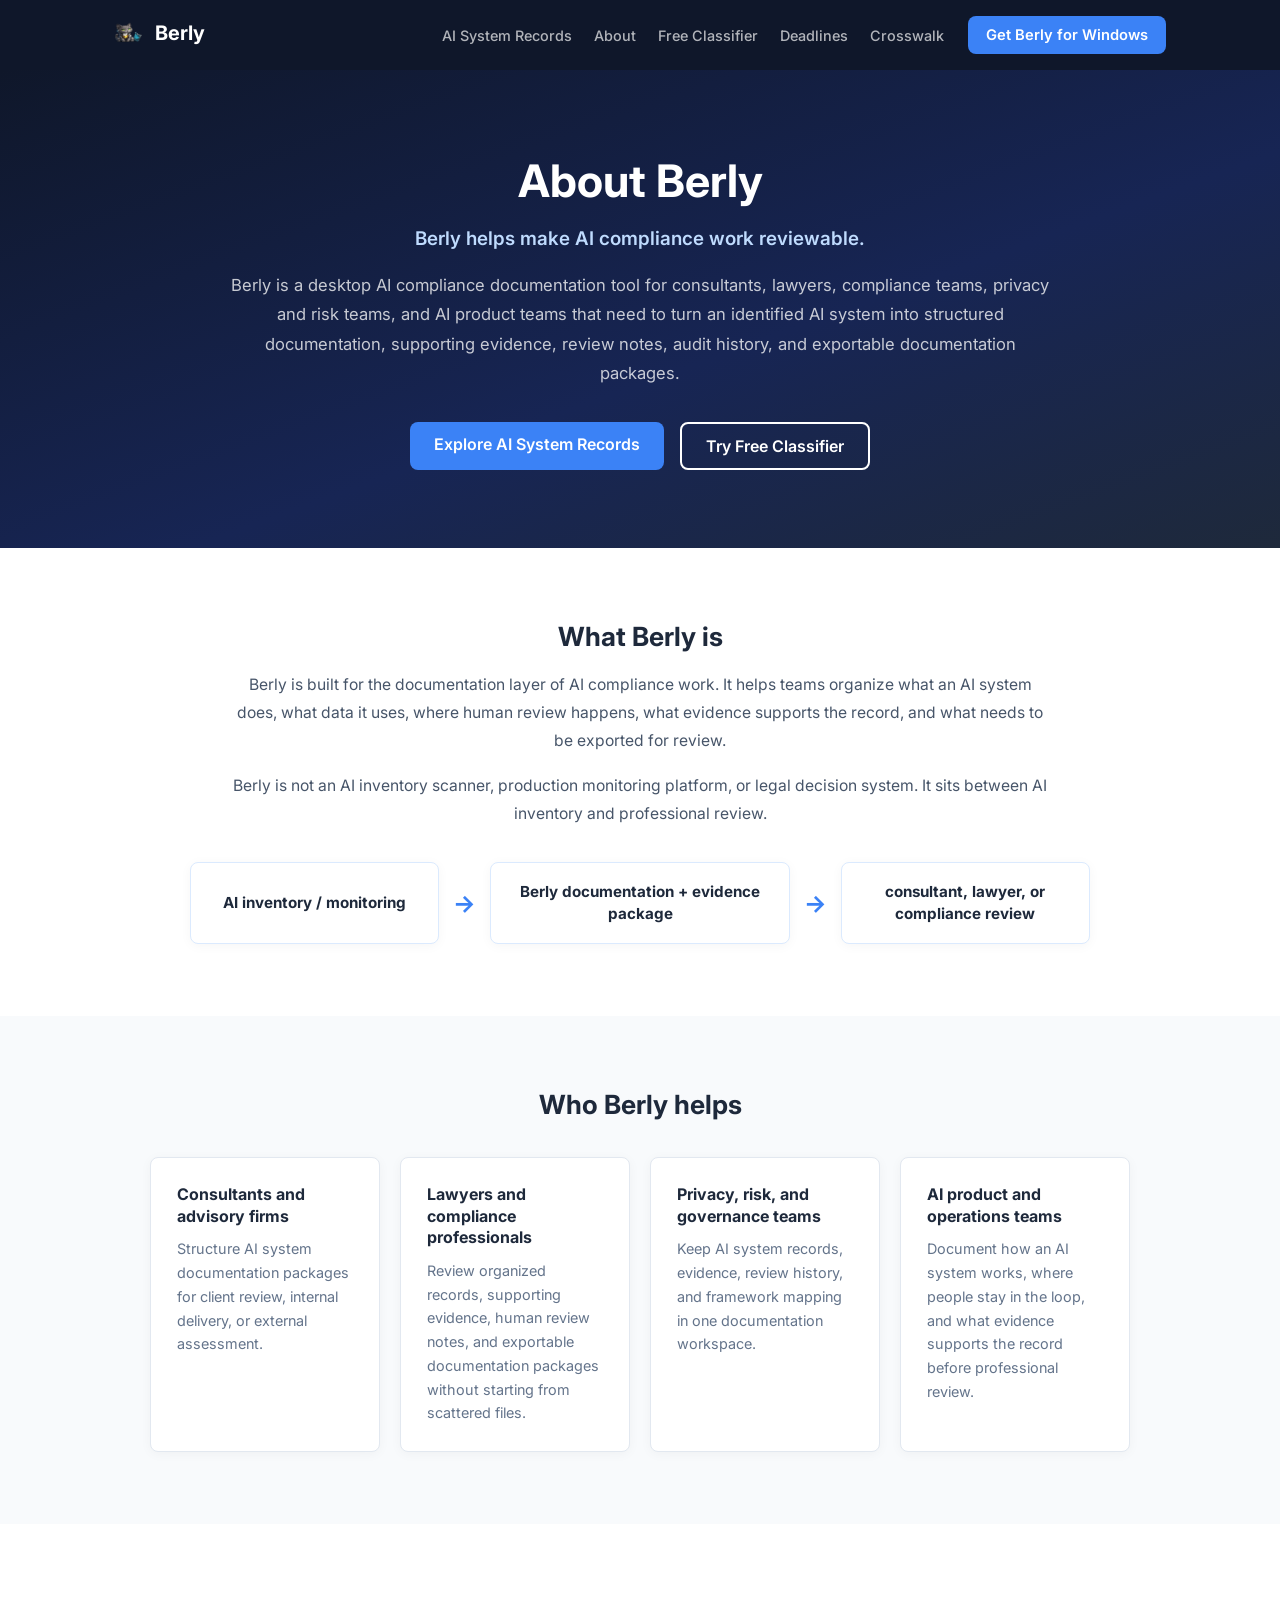
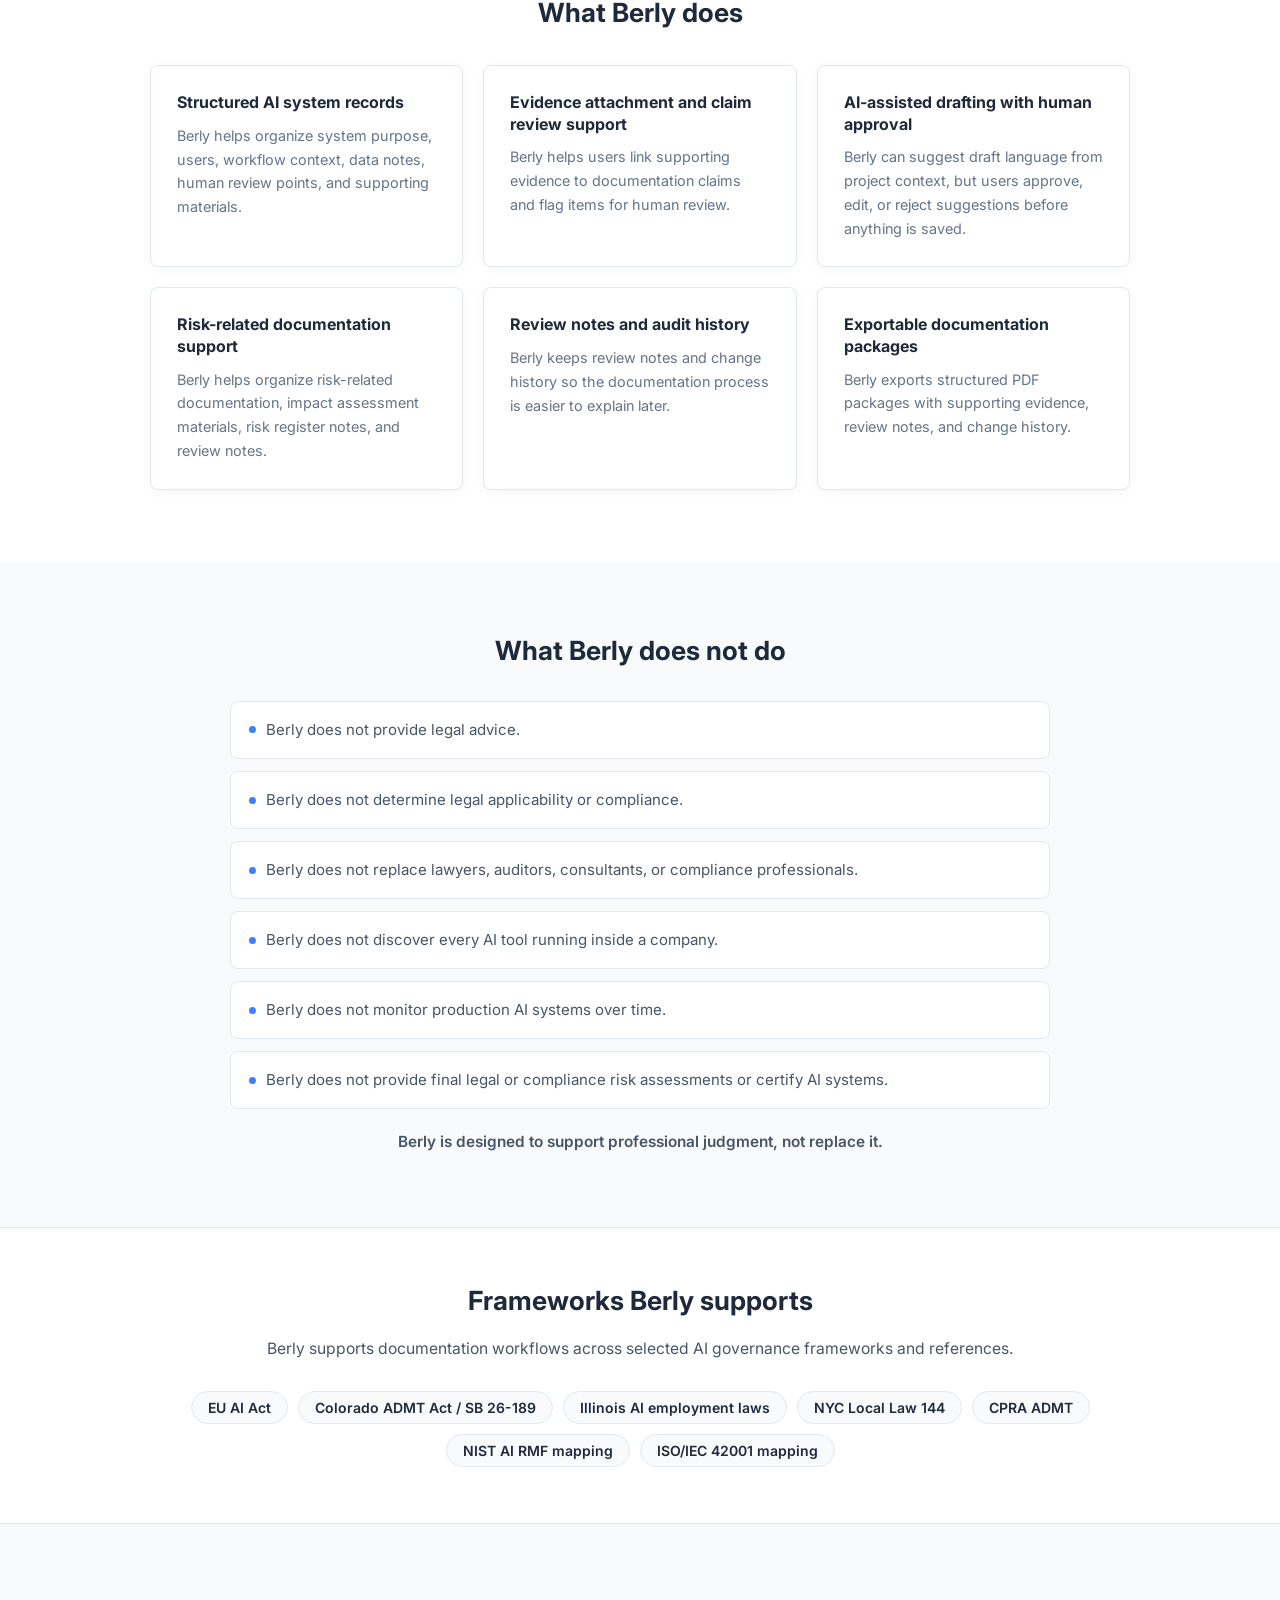
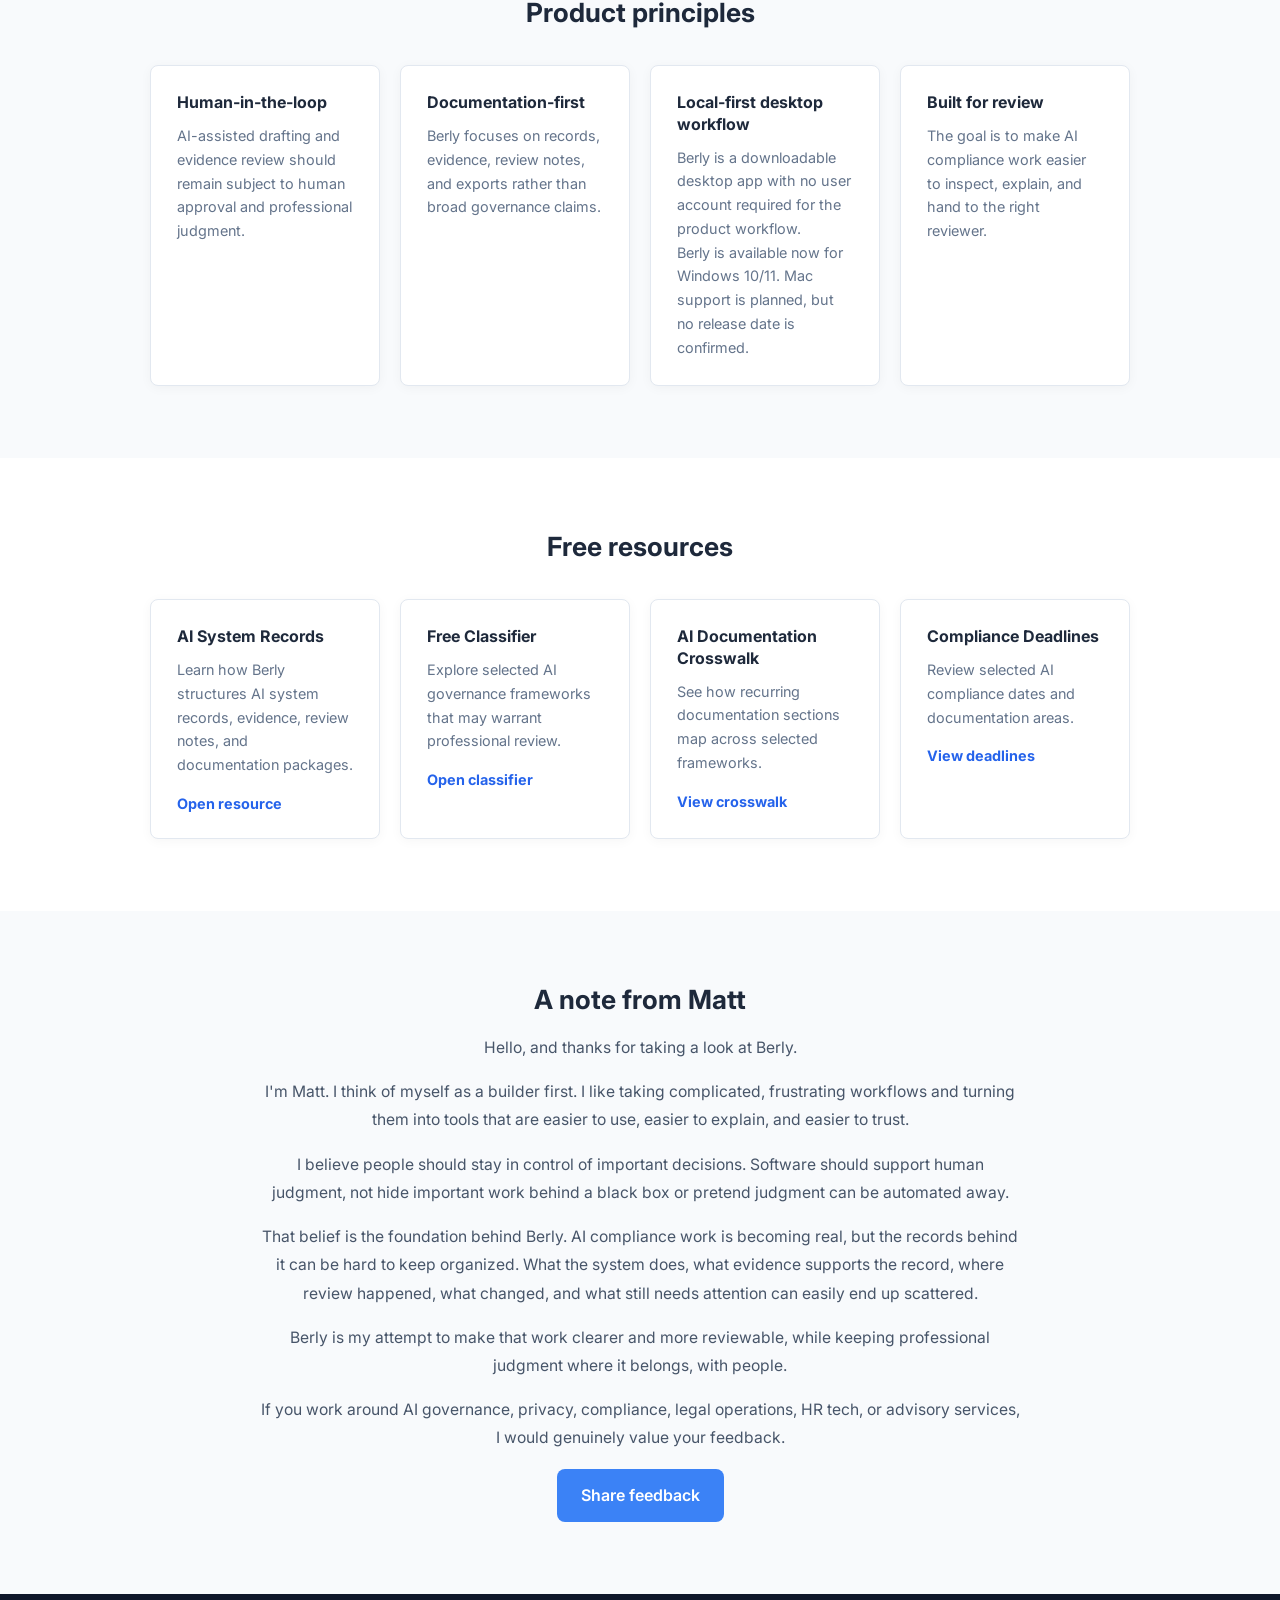
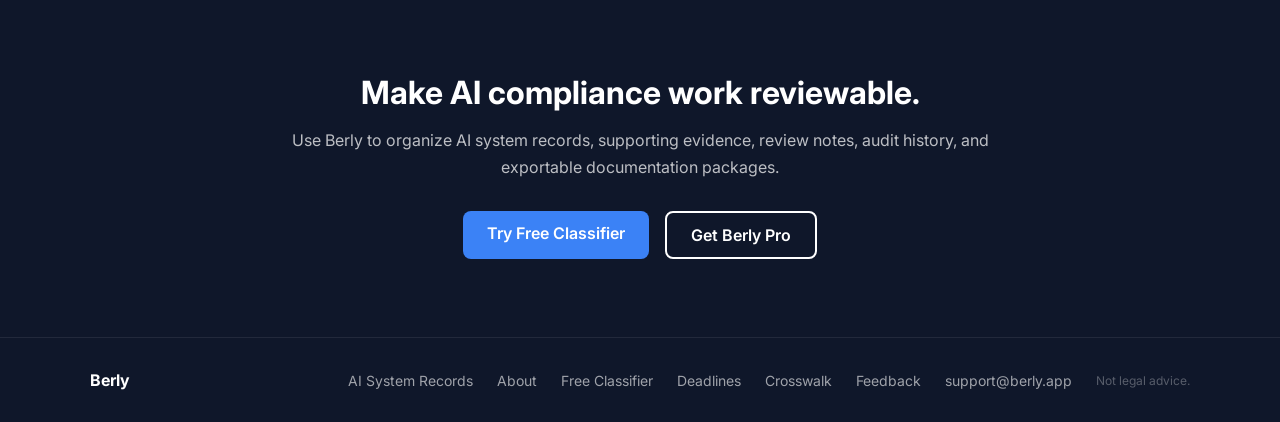
<file: about.html>
<!DOCTYPE html>
<html lang="en">
<head>
  <meta charset="UTF-8">
  <meta name="viewport" content="width=device-width, initial-scale=1.0">
  <script src="/assets/attribution.js" defer></script>
  <title>About Berly | AI System Records Software</title>
  <meta name="description" content="Berly is a desktop AI compliance documentation tool that helps consultants, lawyers, compliance teams, and AI product teams organize AI system records, evidence, review notes, audit history, and exportable documentation packages for human review.">

  <meta property="og:type" content="website">
  <meta property="og:url" content="https://berly.app/about">
  <meta property="og:title" content="About Berly | AI System Records Software">
  <meta property="og:description" content="Berly helps make AI compliance work reviewable by organizing AI system documentation, supporting evidence, review notes, audit history, and exportable packages for customer, legal, privacy, compliance, audit, or regulatory review.">
  <meta property="og:image" content="https://berly.app/assets/og-image.png">
  <meta property="og:site_name" content="Berly">
  <meta property="og:locale" content="en_US">

  <meta name="twitter:card" content="summary_large_image">
  <meta name="twitter:title" content="About Berly | AI System Records Software">
  <meta name="twitter:description" content="Berly helps make AI compliance work reviewable by organizing AI system documentation, supporting evidence, review notes, audit history, and exportable packages for human review.">
  <meta name="twitter:image" content="https://berly.app/assets/og-image.png">

  <link rel="canonical" href="https://berly.app/about">
  <link rel="preconnect" href="https://fonts.googleapis.com">
  <link rel="preconnect" href="https://fonts.gstatic.com" crossorigin>
  <link href="https://fonts.googleapis.com/css2?family=Inter:wght@400;500;600;700&display=swap" rel="stylesheet">
  <link rel="icon" type="image/x-icon" href="assets/icon.ico">
  <link rel="stylesheet" href="assets/motion.css">
  <script src="assets/motion.js" defer></script>

  <style>
    *, *::before, *::after { box-sizing: border-box; margin: 0; padding: 0; }
    body { font-family: 'Inter', sans-serif; color: #1e293b; font-size: 16px; background: #f8fafc; }
    a { text-decoration: none; }

    .btn {
      display: inline-block;
      padding: 12px 24px;
      border-radius: 8px;
      font-weight: 600;
      font-size: 1rem;
      cursor: pointer;
      transition: all 0.2s ease;
      border: none;
      font-family: inherit;
      text-align: center;
    }
    .btn--primary { background: #3b82f6; color: #ffffff; }
    .btn--primary:hover { background: #2563eb; }
    .btn--outline {
      background: transparent;
      border: 2px solid #ffffff;
      color: #ffffff;
    }
    .btn--outline:hover { background: rgba(255,255,255,0.1); }

    .navbar {
      position: -webkit-sticky;
      position: sticky;
      top: 0;
      z-index: 100;
      background: #0f172a;
    }
    .navbar__inner {
      max-width: 1100px;
      margin: auto;
      padding: 16px 24px;
      display: flex;
      justify-content: space-between;
      align-items: center;
      gap: 24px;
    }
    .navbar__logo {
      color: #ffffff;
      font-size: 1.25rem;
      font-weight: 700;
      letter-spacing: 0;
      flex-shrink: 0;
    }
    .navbar__mascot {
      width: 28px;
      height: 28px;
      object-fit: contain;
      vertical-align: middle;
      margin-right: 8px;
    }
    .navbar__links {
      display: flex;
      align-items: center;
      justify-content: flex-end;
      gap: 22px;
      flex: 1;
    }
    .navbar__link {
      color: rgba(255,255,255,0.68);
      font-size: 0.9rem;
      font-weight: 500;
      transition: color 0.2s ease;
      white-space: nowrap;
    }
    .navbar__link:hover { color: #ffffff; }
    .navbar .btn { flex-shrink: 0; padding: 10px 18px; font-size: 0.92rem; }

    .hero {
      background: linear-gradient(160deg, #0f172a 0%, #172554 58%, #1e293b 100%);
      color: #ffffff;
      text-align: center;
      padding: 86px 24px 78px;
    }
    .hero__inner { max-width: 900px; margin: auto; }
    .hero__headline {
      font-size: 2.8rem;
      font-weight: 700;
      line-height: 1.14;
      margin-bottom: 18px;
      color: #ffffff;
    }
    .hero__subhead {
      font-size: 1.18rem;
      font-weight: 600;
      color: #bfdbfe;
      margin-bottom: 18px;
      line-height: 1.5;
    }
    .hero__body {
      max-width: 820px;
      margin: 0 auto 34px;
      font-size: 1.04rem;
      color: rgba(255,255,255,0.76);
      line-height: 1.75;
    }
    .hero__buttons {
      display: flex;
      gap: 16px;
      justify-content: center;
      flex-wrap: wrap;
    }

    .section {
      padding: 72px 24px;
      background: #f8fafc;
    }
    .section--white { background: #ffffff; }
    .section__inner {
      max-width: 980px;
      margin: auto;
    }
    .section__heading {
      font-size: 1.65rem;
      font-weight: 700;
      color: #1e293b;
      margin-bottom: 18px;
      text-align: center;
      line-height: 1.25;
    }
    .section__text {
      max-width: 820px;
      margin: 0 auto;
      color: #475569;
      font-size: 0.98rem;
      line-height: 1.8;
      text-align: center;
    }
    .section__text + .section__text { margin-top: 16px; }
    .maker-note { max-width: 760px; }

    .flow {
      margin: 34px auto 0;
      max-width: 900px;
      display: grid;
      grid-template-columns: 1fr auto 1.2fr auto 1fr;
      gap: 14px;
      align-items: stretch;
    }
    .flow__step {
      background: #ffffff;
      border: 1px solid #dbeafe;
      border-radius: 8px;
      padding: 18px;
      color: #1e293b;
      font-weight: 700;
      font-size: 0.95rem;
      line-height: 1.45;
      box-shadow: 0 2px 12px rgba(0,0,0,0.04);
      display: flex;
      align-items: center;
      justify-content: center;
      text-align: center;
    }
    .flow__arrow {
      color: #3b82f6;
      font-weight: 700;
      font-size: 1.5rem;
      display: flex;
      align-items: center;
    }

    .card-grid {
      display: grid;
      grid-template-columns: repeat(4, 1fr);
      gap: 20px;
      margin-top: 36px;
    }
    .card-grid--three { grid-template-columns: repeat(3, 1fr); }
    .card-grid--two { grid-template-columns: repeat(2, 1fr); }
    .card {
      background: #ffffff;
      border: 1px solid #e2e8f0;
      border-radius: 8px;
      padding: 26px;
      box-shadow: 0 2px 12px rgba(0,0,0,0.04);
    }
    .card__title {
      font-size: 1rem;
      font-weight: 700;
      color: #1e293b;
      margin-bottom: 10px;
      line-height: 1.35;
    }
    .card__text {
      color: #64748b;
      font-size: 0.9rem;
      line-height: 1.65;
    }
    .resource-card {
      display: flex;
      flex-direction: column;
      min-height: 100%;
    }
    .resource-card__link {
      color: #2563eb;
      font-size: 0.9rem;
      font-weight: 700;
      margin-top: 18px;
    }
    .resource-card__link:hover { color: #1d4ed8; }

    .bullet-list {
      max-width: 820px;
      margin: 34px auto 0;
      display: grid;
      gap: 12px;
      list-style: none;
    }
    .bullet-list__item {
      background: #ffffff;
      border: 1px solid #e2e8f0;
      border-radius: 8px;
      padding: 16px 18px;
      color: #475569;
      font-size: 0.94rem;
      line-height: 1.6;
    }
    .bullet-list__item::before {
      content: "";
      display: inline-block;
      width: 7px;
      height: 7px;
      margin-right: 10px;
      border-radius: 50%;
      background: #3b82f6;
      vertical-align: 0.08em;
    }
    .support-note {
      max-width: 820px;
      margin: 20px auto 0;
      color: #475569;
      font-size: 0.96rem;
      line-height: 1.7;
      text-align: center;
      font-weight: 600;
    }

    .frameworks {
      background: #ffffff;
      padding: 56px 24px;
      border-top: 1px solid #e2e8f0;
      border-bottom: 1px solid #e2e8f0;
      text-align: center;
    }
    .frameworks__inner {
      max-width: 900px;
      margin: auto;
    }
    .frameworks__pills {
      display: flex;
      flex-wrap: wrap;
      gap: 10px;
      justify-content: center;
      margin-top: 28px;
    }
    .frameworks__pill {
      background: #f8fafc;
      border: 1px solid #e2e8f0;
      border-radius: 20px;
      padding: 7px 16px;
      font-size: 0.875rem;
      font-weight: 600;
      color: #1e293b;
    }

    .final-cta {
      background: #0f172a;
      padding: 78px 24px;
      text-align: center;
    }
    .final-cta__inner {
      max-width: 760px;
      margin: auto;
    }
    .final-cta__heading {
      font-size: 2rem;
      font-weight: 700;
      color: #ffffff;
      margin-bottom: 14px;
      line-height: 1.3;
    }
    .final-cta__text {
      color: rgba(255,255,255,0.72);
      font-size: 1rem;
      line-height: 1.7;
      margin-bottom: 30px;
    }
    .final-cta__buttons {
      display: flex;
      gap: 16px;
      justify-content: center;
      flex-wrap: wrap;
    }

    .footer {
      background: #0f172a;
      border-top: 1px solid rgba(255,255,255,0.08);
      padding: 32px 24px;
    }
    .footer__inner {
      max-width: 1100px;
      margin: auto;
      display: flex;
      justify-content: space-between;
      align-items: center;
      flex-wrap: wrap;
      gap: 12px;
    }
    .footer__logo { color: #ffffff; font-size: 1rem; font-weight: 700; }
    .footer__right {
      display: flex;
      align-items: center;
      gap: 24px;
      flex-wrap: wrap;
    }
    .footer__email {
      color: rgba(255,255,255,0.6);
      font-size: 0.875rem;
      transition: color 0.2s ease;
    }
    .footer__email:hover { color: #ffffff; }
    .footer__disclaimer { color: rgba(255,255,255,0.3); font-size: 0.75rem; }

    @media (max-width: 960px) {
      .navbar__inner {
        align-items: flex-start;
        flex-wrap: wrap;
      }
      .navbar__links {
        order: 3;
        flex-basis: 100%;
        justify-content: flex-start;
        flex-wrap: wrap;
        gap: 12px 18px;
      }
      .card-grid,
      .card-grid--three,
      .card-grid--two { grid-template-columns: repeat(2, 1fr); }
      .flow {
        grid-template-columns: 1fr;
        max-width: 560px;
      }
      .flow__arrow {
        justify-content: center;
        transform: rotate(90deg);
      }
    }

    @media (max-width: 768px) {
      .navbar__inner { padding: 12px 16px; gap: 16px; }
      .navbar__links { gap: 10px 14px; }
      .navbar__link { font-size: 0.84rem; white-space: normal; }
      .navbar .btn { padding: 9px 14px; }
      .hero { padding: 60px 20px 56px; }
      .hero__headline { font-size: 2rem; }
      .hero__subhead { font-size: 1.05rem; }
      .hero__body { font-size: 1rem; }
      .hero__buttons .btn,
      .final-cta__buttons .btn { width: 100%; }
      .section { padding: 52px 20px; }
      .section__heading { font-size: 1.45rem; }
      .card-grid,
      .card-grid--three,
      .card-grid--two { grid-template-columns: 1fr; }
      .card { padding: 22px 20px; }
      .frameworks { padding: 48px 20px; }
      .final-cta { padding: 56px 20px; }
      .final-cta__heading { font-size: 1.65rem; }
      .footer__inner { flex-direction: column; text-align: center; }
      .footer__right { gap: 8px; justify-content: center; }
    }
  </style>
</head>
<body>

  <header class="navbar">
    <div class="navbar__inner">
      <a href="/" class="navbar__logo">
        <img src="assets/mascot.png" alt="Berly" class="navbar__mascot">
        Berly
      </a>
      <nav class="navbar__links" aria-label="Primary navigation">
        <a href="/ai-compliance-documentation" class="navbar__link">AI System Records</a>
        <a href="/about" class="navbar__link">About</a>
        <a href="/classifier" class="navbar__link">Free Classifier</a>
        <a href="/deadlines" class="navbar__link">Deadlines</a>
        <a href="/crosswalk" class="navbar__link">Crosswalk</a>
      </nav>
      <a href="https://buy.stripe.com/28E6oHfmXahS6xL0iGeZ201" class="btn btn--primary" target="_blank" rel="noopener">Get Berly for Windows</a>
    </div>
  </header>

  <section class="hero">
    <div class="hero__inner">
      <h1 class="hero__headline" data-reveal="fade-up">About Berly</h1>
      <p class="hero__subhead" data-reveal="fade-up" style="--reveal-delay:80ms;">Berly helps make AI compliance work reviewable.</p>
      <p class="hero__body" data-reveal="fade-up" style="--reveal-delay:140ms;">Berly is a desktop AI compliance documentation tool for consultants, lawyers, compliance teams, privacy and risk teams, and AI product teams that need to turn an identified AI system into structured documentation, supporting evidence, review notes, audit history, and exportable documentation packages.</p>
      <div class="hero__buttons" data-reveal="fade-up" style="--reveal-delay:200ms;">
        <a href="/ai-compliance-documentation" class="btn btn--primary">Explore AI System Records</a>
        <a href="/classifier" class="btn btn--outline">Try Free Classifier</a>
      </div>
    </div>
  </section>

  <section class="section section--white">
    <div class="section__inner">
      <h2 class="section__heading">What Berly is</h2>
      <p class="section__text">Berly is built for the documentation layer of AI compliance work. It helps teams organize what an AI system does, what data it uses, where human review happens, what evidence supports the record, and what needs to be exported for review.</p>
      <p class="section__text">Berly is not an AI inventory scanner, production monitoring platform, or legal decision system. It sits between AI inventory and professional review.</p>
      <div class="flow" aria-label="AI compliance documentation workflow">
        <div class="flow__step">AI inventory / monitoring</div>
        <div class="flow__arrow" aria-hidden="true">-&gt;</div>
        <div class="flow__step">Berly documentation + evidence package</div>
        <div class="flow__arrow" aria-hidden="true">-&gt;</div>
        <div class="flow__step">consultant, lawyer, or compliance review</div>
      </div>
    </div>
  </section>

  <section class="section">
    <div class="section__inner">
      <h2 class="section__heading">Who Berly helps</h2>
      <div class="card-grid" data-reveal-group>
        <article class="card" data-reveal-item>
          <h3 class="card__title">Consultants and advisory firms</h3>
          <p class="card__text">Structure AI system documentation packages for client review, internal delivery, or external assessment.</p>
        </article>
        <article class="card" data-reveal-item>
          <h3 class="card__title">Lawyers and compliance professionals</h3>
          <p class="card__text">Review organized records, supporting evidence, human review notes, and exportable documentation packages without starting from scattered files.</p>
        </article>
        <article class="card" data-reveal-item>
          <h3 class="card__title">Privacy, risk, and governance teams</h3>
          <p class="card__text">Keep AI system records, evidence, review history, and framework mapping in one documentation workspace.</p>
        </article>
        <article class="card" data-reveal-item>
          <h3 class="card__title">AI product and operations teams</h3>
          <p class="card__text">Document how an AI system works, where people stay in the loop, and what evidence supports the record before professional review.</p>
        </article>
      </div>
    </div>
  </section>

  <section class="section section--white">
    <div class="section__inner">
      <h2 class="section__heading">What Berly does</h2>
      <div class="card-grid card-grid--three" data-reveal-group>
        <article class="card" data-reveal-item>
          <h3 class="card__title">Structured AI system records</h3>
          <p class="card__text">Berly helps organize system purpose, users, workflow context, data notes, human review points, and supporting materials.</p>
        </article>
        <article class="card" data-reveal-item>
          <h3 class="card__title">Evidence attachment and claim review support</h3>
          <p class="card__text">Berly helps users link supporting evidence to documentation claims and flag items for human review.</p>
        </article>
        <article class="card" data-reveal-item>
          <h3 class="card__title">AI-assisted drafting with human approval</h3>
          <p class="card__text">Berly can suggest draft language from project context, but users approve, edit, or reject suggestions before anything is saved.</p>
        </article>
        <article class="card" data-reveal-item>
          <h3 class="card__title">Risk-related documentation support</h3>
          <p class="card__text">Berly helps organize risk-related documentation, impact assessment materials, risk register notes, and review notes.</p>
        </article>
        <article class="card" data-reveal-item>
          <h3 class="card__title">Review notes and audit history</h3>
          <p class="card__text">Berly keeps review notes and change history so the documentation process is easier to explain later.</p>
        </article>
        <article class="card" data-reveal-item>
          <h3 class="card__title">Exportable documentation packages</h3>
          <p class="card__text">Berly exports structured PDF packages with supporting evidence, review notes, and change history.</p>
        </article>
      </div>
    </div>
  </section>

  <section class="section">
    <div class="section__inner">
      <h2 class="section__heading">What Berly does not do</h2>
      <ul class="bullet-list">
        <li class="bullet-list__item">Berly does not provide legal advice.</li>
        <li class="bullet-list__item">Berly does not determine legal applicability or compliance.</li>
        <li class="bullet-list__item">Berly does not replace lawyers, auditors, consultants, or compliance professionals.</li>
        <li class="bullet-list__item">Berly does not discover every AI tool running inside a company.</li>
        <li class="bullet-list__item">Berly does not monitor production AI systems over time.</li>
        <li class="bullet-list__item">Berly does not provide final legal or compliance risk assessments or certify AI systems.</li>
      </ul>
      <p class="support-note">Berly is designed to support professional judgment, not replace it.</p>
    </div>
  </section>

  <section class="frameworks">
    <div class="frameworks__inner">
      <h2 class="section__heading">Frameworks Berly supports</h2>
      <p class="section__text">Berly supports documentation workflows across selected AI governance frameworks and references.</p>
      <div class="frameworks__pills" data-reveal-group>
        <span class="frameworks__pill" data-reveal-item>EU AI Act</span>
        <span class="frameworks__pill" data-reveal-item>Colorado ADMT Act / SB 26-189</span>
        <span class="frameworks__pill" data-reveal-item>Illinois AI employment laws</span>
        <span class="frameworks__pill" data-reveal-item>NYC Local Law 144</span>
        <span class="frameworks__pill" data-reveal-item>CPRA ADMT</span>
        <span class="frameworks__pill" data-reveal-item>NIST AI RMF mapping</span>
        <span class="frameworks__pill" data-reveal-item>ISO/IEC 42001 mapping</span>
      </div>
    </div>
  </section>

  <section class="section">
    <div class="section__inner">
      <h2 class="section__heading">Product principles</h2>
      <div class="card-grid" data-reveal-group>
        <article class="card" data-reveal-item>
          <h3 class="card__title">Human-in-the-loop</h3>
          <p class="card__text">AI-assisted drafting and evidence review should remain subject to human approval and professional judgment.</p>
        </article>
        <article class="card" data-reveal-item>
          <h3 class="card__title">Documentation-first</h3>
          <p class="card__text">Berly focuses on records, evidence, review notes, and exports rather than broad governance claims.</p>
        </article>
        <article class="card" data-reveal-item>
          <h3 class="card__title">Local-first desktop workflow</h3>
          <p class="card__text">Berly is a downloadable desktop app with no user account required for the product workflow.</p>
          <p class="card__text">Berly is available now for Windows 10/11. Mac support is planned, but no release date is confirmed.</p>
        </article>
        <article class="card" data-reveal-item>
          <h3 class="card__title">Built for review</h3>
          <p class="card__text">The goal is to make AI compliance work easier to inspect, explain, and hand to the right reviewer.</p>
        </article>
      </div>
    </div>
  </section>

  <section class="section section--white">
    <div class="section__inner">
      <h2 class="section__heading">Free resources</h2>
      <div class="card-grid" data-reveal-group>
        <article class="card resource-card motion-card" data-reveal-item>
          <h3 class="card__title">AI System Records</h3>
          <p class="card__text">Learn how Berly structures AI system records, evidence, review notes, and documentation packages.</p>
          <a href="/ai-compliance-documentation" class="resource-card__link">Open resource</a>
        </article>
        <article class="card resource-card motion-card" data-reveal-item>
          <h3 class="card__title">Free Classifier</h3>
          <p class="card__text">Explore selected AI governance frameworks that may warrant professional review.</p>
          <a href="/classifier" class="resource-card__link">Open classifier</a>
        </article>
        <article class="card resource-card motion-card" data-reveal-item>
          <h3 class="card__title">AI Documentation Crosswalk</h3>
          <p class="card__text">See how recurring documentation sections map across selected frameworks.</p>
          <a href="/crosswalk" class="resource-card__link">View crosswalk</a>
        </article>
        <article class="card resource-card motion-card" data-reveal-item>
          <h3 class="card__title">Compliance Deadlines</h3>
          <p class="card__text">Review selected AI compliance dates and documentation areas.</p>
          <a href="/deadlines" class="resource-card__link">View deadlines</a>
        </article>
      </div>
    </div>
  </section>

  <section class="section">
    <div class="section__inner maker-note" data-reveal="fade-up">
      <h2 class="section__heading">A note from Matt</h2>
      <p class="section__text">Hello, and thanks for taking a look at Berly.</p>
      <p class="section__text">I'm Matt. I think of myself as a builder first. I like taking complicated, frustrating workflows and turning them into tools that are easier to use, easier to explain, and easier to trust.</p>
      <p class="section__text">I believe people should stay in control of important decisions. Software should support human judgment, not hide important work behind a black box or pretend judgment can be automated away.</p>
      <p class="section__text">That belief is the foundation behind Berly. AI compliance work is becoming real, but the records behind it can be hard to keep organized. What the system does, what evidence supports the record, where review happened, what changed, and what still needs attention can easily end up scattered.</p>
      <p class="section__text">Berly is my attempt to make that work clearer and more reviewable, while keeping professional judgment where it belongs, with people.</p>
      <p class="section__text">If you work around AI governance, privacy, compliance, legal operations, HR tech, or advisory services, I would genuinely value your feedback.</p>
      <p class="section__text"><a href="/feedback.html?topic=practitioner-review" class="btn btn--primary">Share feedback</a></p>
    </div>
  </section>

  <section class="final-cta">
    <div class="final-cta__inner">
      <h2 class="final-cta__heading">Make AI compliance work reviewable.</h2>
      <p class="final-cta__text">Use Berly to organize AI system records, supporting evidence, review notes, audit history, and exportable documentation packages.</p>
      <div class="final-cta__buttons">
        <a href="/classifier" class="btn btn--primary">Try Free Classifier</a>
        <a href="https://buy.stripe.com/28E6oHfmXahS6xL0iGeZ201" class="btn btn--outline" target="_blank" rel="noopener">Get Berly Pro</a>
      </div>
    </div>
  </section>

  <footer class="footer">
    <div class="footer__inner">
      <div class="footer__logo">Berly</div>
      <div class="footer__right">
        <a href="/ai-compliance-documentation" class="footer__email">AI System Records</a>
        <a href="/about" class="footer__email">About</a>
        <a href="/classifier" class="footer__email">Free Classifier</a>
        <a href="/deadlines" class="footer__email">Deadlines</a>
        <a href="/crosswalk" class="footer__email">Crosswalk</a>
        <a href="/feedback" class="footer__email">Feedback</a>
        <a href="mailto:support@berly.app" class="footer__email">support@berly.app</a>
        <span class="footer__disclaimer">Not legal advice.</span>
      </div>
    </div>
  </footer>

</body>
</html>
</file>
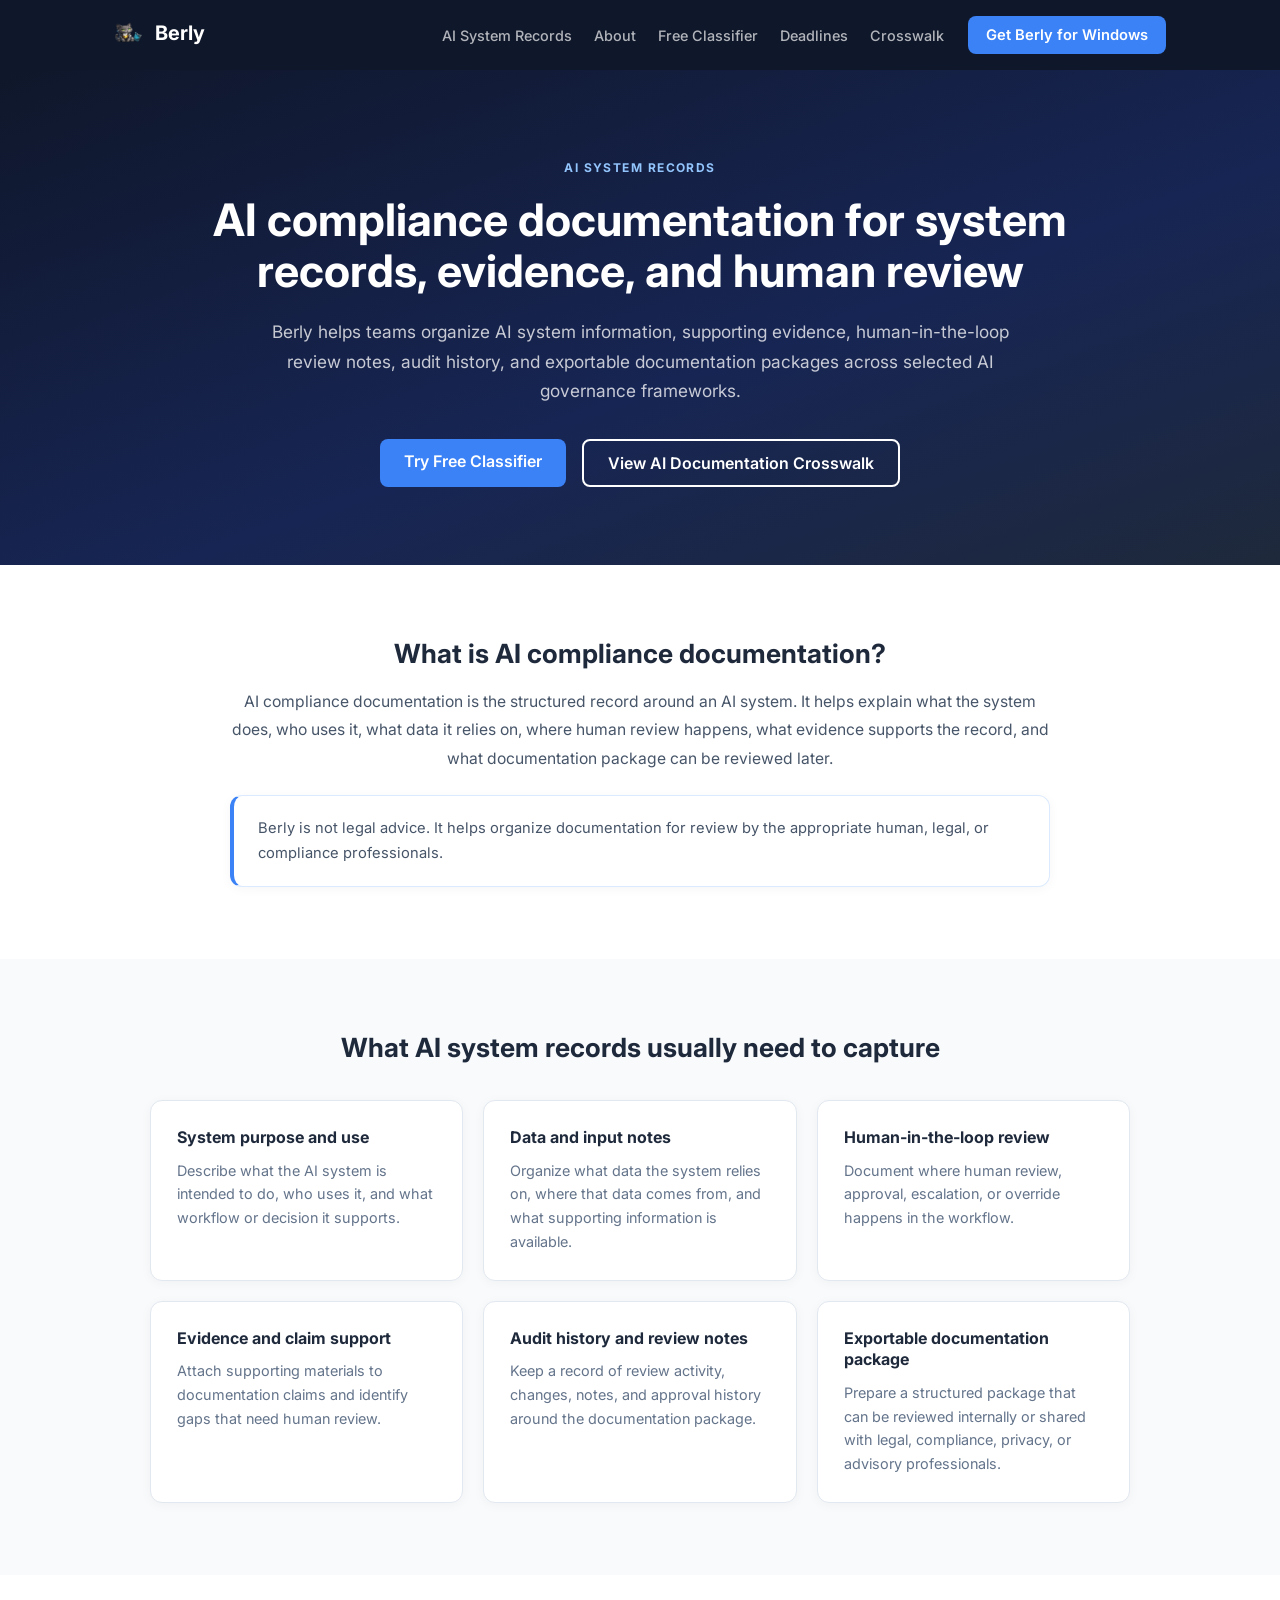
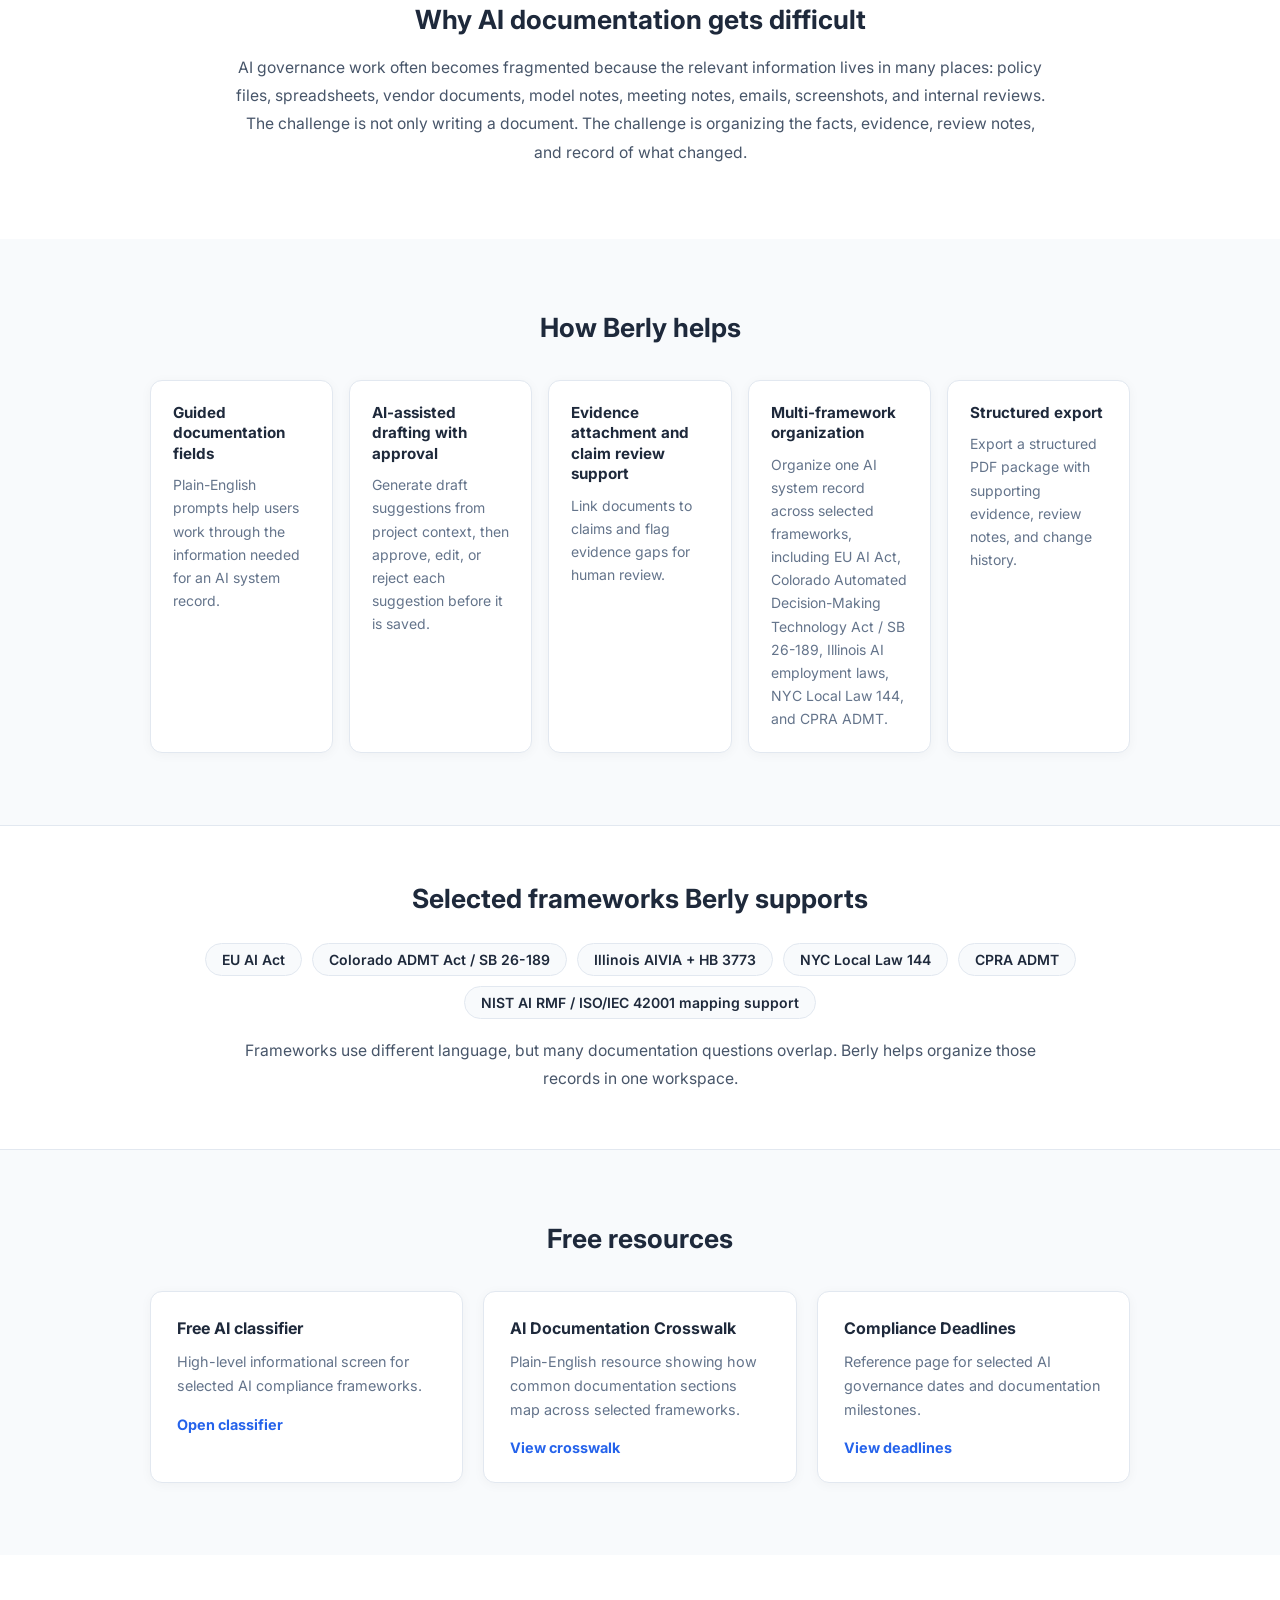
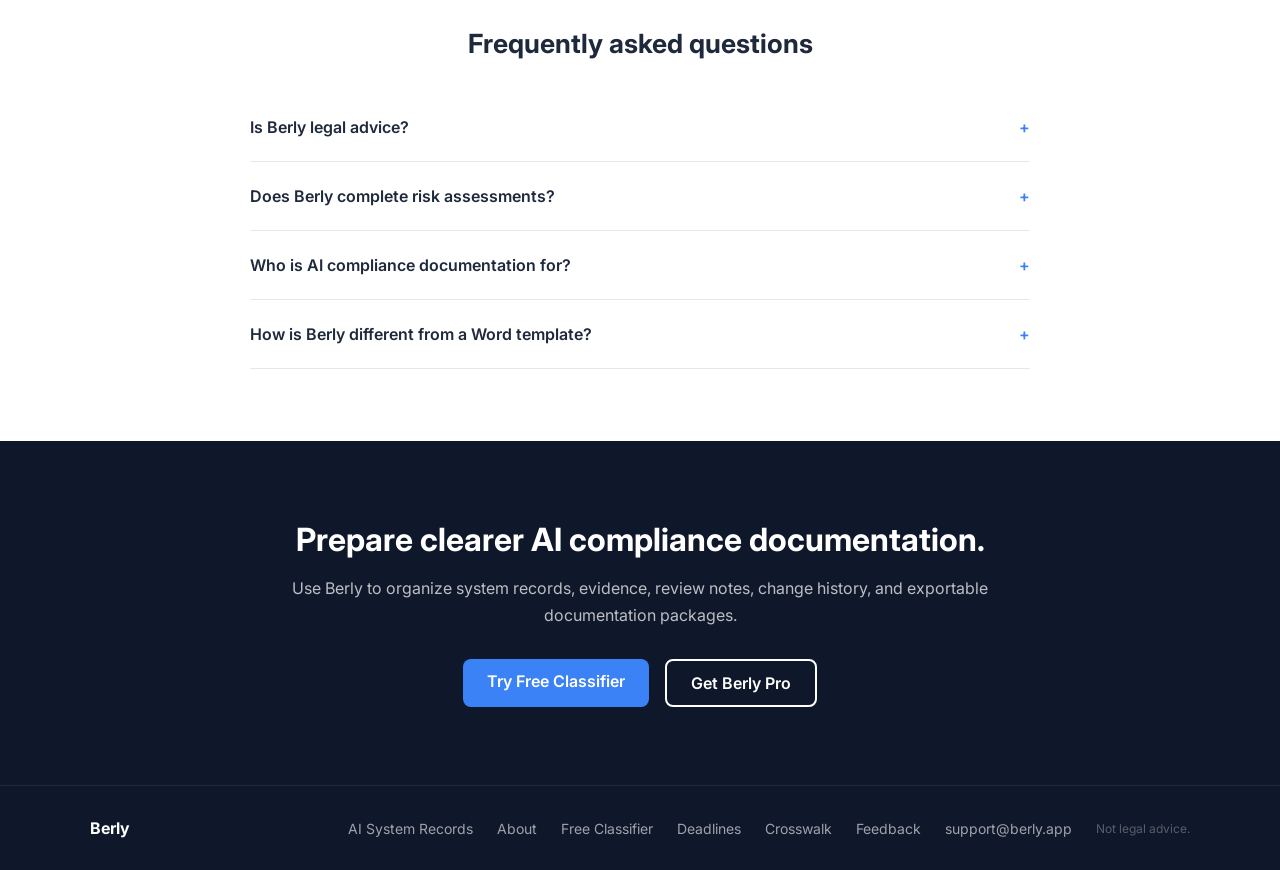
<file: ai-compliance-documentation.html>
<!DOCTYPE html>
<html lang="en">
<head>
  <meta charset="UTF-8">
  <meta name="viewport" content="width=device-width, initial-scale=1.0">
  <script src="/assets/attribution.js" defer></script>
  <title>AI System Records Tool for System Records and Evidence | Berly</title>
  <meta name="description" content="Learn what AI compliance documentation includes and how Berly helps organize AI system records, evidence, human-in-the-loop review notes, audit history, and exportable documentation packages.">

  <meta property="og:type" content="website">
  <meta property="og:url" content="https://berly.app/ai-compliance-documentation">
  <meta property="og:title" content="AI System Records Tool for System Records and Evidence | Berly">
  <meta property="og:description" content="Organize AI system records, evidence, human review notes, audit trails, and documentation packages for customer, legal, privacy, compliance, audit, or regulatory review.">
  <meta property="og:image" content="https://berly.app/assets/og-image.png">
  <meta property="og:site_name" content="Berly">
  <meta property="og:locale" content="en_US">

  <meta name="twitter:card" content="summary_large_image">
  <meta name="twitter:title" content="AI System Records Tool for System Records and Evidence | Berly">
  <meta name="twitter:description" content="Organize AI system records, evidence, human review notes, audit trails, and documentation packages for customer, legal, privacy, compliance, audit, or regulatory review.">
  <meta name="twitter:image" content="https://berly.app/assets/og-image.png">

  <link rel="canonical" href="https://berly.app/ai-compliance-documentation">
  <link rel="preconnect" href="https://fonts.googleapis.com">
  <link rel="preconnect" href="https://fonts.gstatic.com" crossorigin>
  <link href="https://fonts.googleapis.com/css2?family=Inter:wght@400;500;600;700&display=swap" rel="stylesheet">
  <link rel="icon" type="image/x-icon" href="assets/icon.ico">
  <link rel="stylesheet" href="assets/motion.css">
  <script src="assets/motion.js" defer></script>

  <style>
    *, *::before, *::after { box-sizing: border-box; margin: 0; padding: 0; }
    body { font-family: 'Inter', sans-serif; color: #1e293b; font-size: 16px; background: #f8fafc; }
    img { max-width: 100%; height: auto; }
    a { text-decoration: none; }

    .btn {
      display: inline-block;
      padding: 12px 24px;
      border-radius: 8px;
      font-weight: 600;
      font-size: 1rem;
      cursor: pointer;
      transition: all 0.2s ease;
      border: none;
      font-family: inherit;
      text-align: center;
    }
    .btn--primary { background: #3b82f6; color: #ffffff; }
    .btn--primary:hover { background: #2563eb; }
    .btn--outline {
      background: transparent;
      border: 2px solid #ffffff;
      color: #ffffff;
    }
    .btn--outline:hover { background: rgba(255,255,255,0.1); }

    .navbar {
      position: -webkit-sticky;
      position: sticky;
      top: 0;
      z-index: 100;
      background: #0f172a;
    }
    .navbar__inner {
      max-width: 1100px;
      margin: auto;
      padding: 16px 24px;
      display: flex;
      justify-content: space-between;
      align-items: center;
      gap: 24px;
    }
    .navbar__logo {
      color: #ffffff;
      font-size: 1.25rem;
      font-weight: 700;
      letter-spacing: 0;
      flex-shrink: 0;
    }
    .navbar__mascot {
      width: 28px;
      height: 28px;
      object-fit: contain;
      vertical-align: middle;
      margin-right: 8px;
    }
    .navbar__links {
      display: flex;
      align-items: center;
      justify-content: flex-end;
      gap: 22px;
      flex: 1;
    }
    .navbar__link {
      color: rgba(255,255,255,0.68);
      font-size: 0.9rem;
      font-weight: 500;
      transition: color 0.2s ease;
    }
    .navbar__link:hover { color: #ffffff; }
    .navbar .btn { flex-shrink: 0; padding: 10px 18px; font-size: 0.92rem; }

    .hero {
      background: linear-gradient(160deg, #0f172a 0%, #172554 58%, #1e293b 100%);
      color: #ffffff;
      text-align: center;
      padding: 86px 24px 78px;
    }
    .hero__inner { max-width: 900px; margin: auto; }
    .hero__label {
      display: inline-block;
      font-size: 0.75rem;
      font-weight: 700;
      text-transform: uppercase;
      letter-spacing: 0.12em;
      color: #93c5fd;
      margin-bottom: 20px;
    }
    .hero__headline {
      font-size: 2.8rem;
      font-weight: 700;
      line-height: 1.14;
      margin-bottom: 20px;
      color: #ffffff;
    }
    .hero__sub {
      max-width: 790px;
      margin: 0 auto 34px;
      font-size: 1.08rem;
      color: rgba(255,255,255,0.76);
      line-height: 1.7;
    }
    .hero__buttons {
      display: flex;
      gap: 16px;
      justify-content: center;
      flex-wrap: wrap;
    }

    .section {
      padding: 72px 24px;
      background: #f8fafc;
    }
    .section--white { background: #ffffff; }
    .section--tight { padding-top: 28px; }
    .section__inner {
      max-width: 980px;
      margin: auto;
    }
    .section__heading {
      font-size: 1.65rem;
      font-weight: 700;
      color: #1e293b;
      margin-bottom: 18px;
      text-align: center;
      line-height: 1.25;
    }
    .section__text {
      max-width: 820px;
      margin: 0 auto;
      color: #475569;
      font-size: 0.98rem;
      line-height: 1.8;
      text-align: center;
    }
    .section__note {
      max-width: 820px;
      margin: 22px auto 0;
      background: #ffffff;
      border: 1px solid #dbeafe;
      border-left: 4px solid #3b82f6;
      border-radius: 12px;
      padding: 20px 24px;
      color: #475569;
      font-size: 0.92rem;
      line-height: 1.7;
      box-shadow: 0 2px 12px rgba(0,0,0,0.04);
    }

    .card-grid {
      display: grid;
      grid-template-columns: repeat(3, 1fr);
      gap: 20px;
      margin-top: 36px;
    }
    .card {
      background: #ffffff;
      border: 1px solid #e2e8f0;
      border-radius: 12px;
      padding: 26px;
      box-shadow: 0 2px 12px rgba(0,0,0,0.04);
    }
    .card__title {
      font-size: 1rem;
      font-weight: 700;
      color: #1e293b;
      margin-bottom: 10px;
      line-height: 1.35;
    }
    .card__text {
      color: #64748b;
      font-size: 0.9rem;
      line-height: 1.65;
    }
    .resource-card {
      display: flex;
      flex-direction: column;
      min-height: 100%;
    }
    .resource-card__link {
      color: #2563eb;
      font-size: 0.9rem;
      font-weight: 700;
      margin-top: 18px;
    }
    .resource-card__link:hover { color: #1d4ed8; }

    .feature-list {
      display: grid;
      grid-template-columns: repeat(5, 1fr);
      gap: 16px;
      margin-top: 36px;
    }
    .feature {
      background: #ffffff;
      border: 1px solid #e2e8f0;
      border-radius: 12px;
      padding: 22px;
      box-shadow: 0 2px 12px rgba(0,0,0,0.04);
    }
    .feature__title {
      font-size: 0.95rem;
      font-weight: 700;
      color: #1e293b;
      line-height: 1.35;
      margin-bottom: 9px;
    }
    .feature__text {
      color: #64748b;
      font-size: 0.875rem;
      line-height: 1.65;
    }

    .frameworks {
      background: #ffffff;
      padding: 56px 24px;
      border-top: 1px solid #e2e8f0;
      border-bottom: 1px solid #e2e8f0;
      text-align: center;
    }
    .frameworks__inner {
      max-width: 900px;
      margin: auto;
    }
    .frameworks__pills {
      display: flex;
      flex-wrap: wrap;
      gap: 10px;
      justify-content: center;
      margin: 28px 0 18px;
    }
    .frameworks__pill {
      background: #f8fafc;
      border: 1px solid #e2e8f0;
      border-radius: 20px;
      padding: 7px 16px;
      font-size: 0.875rem;
      font-weight: 600;
      color: #1e293b;
    }

    .faq {
      background: #ffffff;
      padding: 72px 24px;
    }
    .faq__inner {
      max-width: 780px;
      margin: auto;
    }
    .faq__heading {
      font-size: 1.65rem;
      font-weight: 700;
      margin-bottom: 34px;
      text-align: center;
      color: #1e293b;
    }
    .faq__item {
      border-bottom: 1px solid #e2e8f0;
      padding: 8px 0;
    }
    .faq__question {
      cursor: pointer;
      list-style: none;
      padding: 16px 0;
      font-weight: 600;
      font-size: 1rem;
      color: #1e293b;
      display: flex;
      justify-content: space-between;
      align-items: center;
      gap: 16px;
    }
    .faq__question::-webkit-details-marker { display: none; }
    .faq__question::after { content: "+"; color: #3b82f6; }
    .faq__item[open] .faq__question::after { content: "-"; }
    .faq__answer {
      padding: 0 0 16px 0;
      color: #64748b;
      font-size: 0.95rem;
      line-height: 1.7;
    }

    .final-cta {
      background: #0f172a;
      padding: 78px 24px;
      text-align: center;
    }
    .final-cta__inner {
      max-width: 700px;
      margin: auto;
    }
    .final-cta__heading {
      font-size: 2rem;
      font-weight: 700;
      color: #ffffff;
      margin-bottom: 14px;
      line-height: 1.3;
    }
    .final-cta__text {
      color: rgba(255,255,255,0.72);
      font-size: 1rem;
      line-height: 1.7;
      margin-bottom: 30px;
    }
    .final-cta__buttons {
      display: flex;
      gap: 16px;
      justify-content: center;
      flex-wrap: wrap;
    }

    .footer {
      background: #0f172a;
      border-top: 1px solid rgba(255,255,255,0.08);
      padding: 32px 24px;
    }
    .footer__inner {
      max-width: 1100px;
      margin: auto;
      display: flex;
      justify-content: space-between;
      align-items: center;
      flex-wrap: wrap;
      gap: 12px;
    }
    .footer__logo { color: #ffffff; font-size: 1rem; font-weight: 700; }
    .footer__right {
      display: flex;
      align-items: center;
      gap: 24px;
      flex-wrap: wrap;
    }
    .footer__email {
      color: rgba(255,255,255,0.6);
      font-size: 0.875rem;
      transition: color 0.2s ease;
    }
    .footer__email:hover { color: #ffffff; }
    .footer__disclaimer { color: rgba(255,255,255,0.3); font-size: 0.75rem; }

    @media (max-width: 900px) {
      .navbar__inner {
        align-items: flex-start;
        flex-wrap: wrap;
      }
      .navbar__links {
        order: 3;
        flex-basis: 100%;
        justify-content: flex-start;
        flex-wrap: wrap;
        gap: 12px 18px;
      }
      .card-grid { grid-template-columns: repeat(2, 1fr); }
      .feature-list { grid-template-columns: repeat(2, 1fr); }
    }

    @media (max-width: 768px) {
      .navbar__inner { padding: 12px 16px; }
      .navbar .btn { padding: 9px 14px; }
      .hero { padding: 60px 20px 56px; }
      .hero__headline { font-size: 2rem; }
      .hero__sub { font-size: 1rem; }
      .hero__buttons .btn,
      .final-cta__buttons .btn { width: 100%; }
      .section, .faq { padding: 52px 20px; }
      .section--tight { padding-top: 20px; }
      .section__heading, .faq__heading { font-size: 1.45rem; }
      .section__note, .card, .feature { padding: 22px 20px; }
      .card-grid, .feature-list { grid-template-columns: 1fr; }
      .frameworks { padding: 48px 20px; }
      .final-cta { padding: 56px 20px; }
      .final-cta__heading { font-size: 1.65rem; }
      .footer__inner { flex-direction: column; text-align: center; }
      .footer__right { gap: 8px; justify-content: center; }
    }
  </style>
</head>
<body>

  <header class="navbar">
    <div class="navbar__inner">
      <a href="/" class="navbar__logo">
        <img src="assets/mascot.png" alt="Berly" class="navbar__mascot">
        Berly
      </a>
      <nav class="navbar__links" aria-label="Primary navigation">
        <a href="/ai-compliance-documentation" class="navbar__link">AI System Records</a>
        <a href="/about" class="navbar__link">About</a>
        <a href="/classifier" class="navbar__link">Free Classifier</a>
        <a href="/deadlines" class="navbar__link">Deadlines</a>
        <a href="/crosswalk" class="navbar__link">Crosswalk</a>
      </nav>
      <a href="https://buy.stripe.com/28E6oHfmXahS6xL0iGeZ201" class="btn btn--primary" target="_blank" rel="noopener">Get Berly for Windows</a>
    </div>
  </header>

  <section class="hero">
    <div class="hero__inner">
      <span class="hero__label" data-reveal="fade-in">AI System Records</span>
      <h1 class="hero__headline" data-reveal="fade-up" style="--reveal-delay:60ms;">AI compliance documentation for system records, evidence, and human review</h1>
      <p class="hero__sub" data-reveal="fade-up" style="--reveal-delay:120ms;">Berly helps teams organize AI system information, supporting evidence, human-in-the-loop review notes, audit history, and exportable documentation packages across selected AI governance frameworks.</p>
      <div class="hero__buttons" data-reveal="fade-up" style="--reveal-delay:180ms;">
        <a href="/classifier" class="btn btn--primary">Try Free Classifier</a>
        <a href="/crosswalk" class="btn btn--outline">View AI Documentation Crosswalk</a>
      </div>
    </div>
  </section>

  <section class="section section--white">
    <div class="section__inner">
      <h2 class="section__heading">What is AI compliance documentation?</h2>
      <p class="section__text">AI compliance documentation is the structured record around an AI system. It helps explain what the system does, who uses it, what data it relies on, where human review happens, what evidence supports the record, and what documentation package can be reviewed later.</p>
      <p class="section__note">Berly is not legal advice. It helps organize documentation for review by the appropriate human, legal, or compliance professionals.</p>
    </div>
  </section>

  <section class="section">
    <div class="section__inner">
      <h2 class="section__heading">What AI system records usually need to capture</h2>
      <div class="card-grid" data-reveal-group>
        <div class="card" data-reveal-item>
          <h3 class="card__title">System purpose and use</h3>
          <p class="card__text">Describe what the AI system is intended to do, who uses it, and what workflow or decision it supports.</p>
        </div>
        <div class="card" data-reveal-item>
          <h3 class="card__title">Data and input notes</h3>
          <p class="card__text">Organize what data the system relies on, where that data comes from, and what supporting information is available.</p>
        </div>
        <div class="card" data-reveal-item>
          <h3 class="card__title">Human-in-the-loop review</h3>
          <p class="card__text">Document where human review, approval, escalation, or override happens in the workflow.</p>
        </div>
        <div class="card" data-reveal-item>
          <h3 class="card__title">Evidence and claim support</h3>
          <p class="card__text">Attach supporting materials to documentation claims and identify gaps that need human review.</p>
        </div>
        <div class="card" data-reveal-item>
          <h3 class="card__title">Audit history and review notes</h3>
          <p class="card__text">Keep a record of review activity, changes, notes, and approval history around the documentation package.</p>
        </div>
        <div class="card" data-reveal-item>
          <h3 class="card__title">Exportable documentation package</h3>
          <p class="card__text">Prepare a structured package that can be reviewed internally or shared with legal, compliance, privacy, or advisory professionals.</p>
        </div>
      </div>
    </div>
  </section>

  <section class="section section--white section--tight">
    <div class="section__inner">
      <h2 class="section__heading">Why AI documentation gets difficult</h2>
      <p class="section__text">AI governance work often becomes fragmented because the relevant information lives in many places: policy files, spreadsheets, vendor documents, model notes, meeting notes, emails, screenshots, and internal reviews. The challenge is not only writing a document. The challenge is organizing the facts, evidence, review notes, and record of what changed.</p>
    </div>
  </section>

  <section class="section">
    <div class="section__inner">
      <h2 class="section__heading">How Berly helps</h2>
      <div class="feature-list" data-reveal-group>
        <div class="feature" data-reveal-item>
          <h3 class="feature__title">Guided documentation fields</h3>
          <p class="feature__text">Plain-English prompts help users work through the information needed for an AI system record.</p>
        </div>
        <div class="feature" data-reveal-item>
          <h3 class="feature__title">AI-assisted drafting with approval</h3>
          <p class="feature__text">Generate draft suggestions from project context, then approve, edit, or reject each suggestion before it is saved.</p>
        </div>
        <div class="feature" data-reveal-item>
          <h3 class="feature__title">Evidence attachment and claim review support</h3>
          <p class="feature__text">Link documents to claims and flag evidence gaps for human review.</p>
        </div>
        <div class="feature" data-reveal-item>
          <h3 class="feature__title">Multi-framework organization</h3>
          <p class="feature__text">Organize one AI system record across selected frameworks, including EU AI Act, Colorado Automated Decision-Making Technology Act / SB 26-189, Illinois AI employment laws, NYC Local Law 144, and CPRA ADMT.</p>
        </div>
        <div class="feature" data-reveal-item>
          <h3 class="feature__title">Structured export</h3>
          <p class="feature__text">Export a structured PDF package with supporting evidence, review notes, and change history.</p>
        </div>
      </div>
    </div>
  </section>

  <section class="frameworks">
    <div class="frameworks__inner">
      <h2 class="section__heading">Selected frameworks Berly supports</h2>
      <div class="frameworks__pills" data-reveal-group>
        <span class="frameworks__pill" data-reveal-item>EU AI Act</span>
        <span class="frameworks__pill" data-reveal-item>Colorado ADMT Act / SB 26-189</span>
        <span class="frameworks__pill" data-reveal-item>Illinois AIVIA + HB 3773</span>
        <span class="frameworks__pill" data-reveal-item>NYC Local Law 144</span>
        <span class="frameworks__pill" data-reveal-item>CPRA ADMT</span>
        <span class="frameworks__pill" data-reveal-item>NIST AI RMF / ISO/IEC 42001 mapping support</span>
      </div>
      <p class="section__text">Frameworks use different language, but many documentation questions overlap. Berly helps organize those records in one workspace.</p>
    </div>
  </section>

  <section class="section">
    <div class="section__inner">
      <h2 class="section__heading">Free resources</h2>
      <div class="card-grid" data-reveal-group>
        <div class="card resource-card motion-card" data-reveal-item>
          <h3 class="card__title">Free AI classifier</h3>
          <p class="card__text">High-level informational screen for selected AI compliance frameworks.</p>
          <a href="/classifier" class="resource-card__link">Open classifier</a>
        </div>
        <div class="card resource-card motion-card" data-reveal-item>
          <h3 class="card__title">AI Documentation Crosswalk</h3>
          <p class="card__text">Plain-English resource showing how common documentation sections map across selected frameworks.</p>
          <a href="/crosswalk" class="resource-card__link">View crosswalk</a>
        </div>
        <div class="card resource-card motion-card" data-reveal-item>
          <h3 class="card__title">Compliance Deadlines</h3>
          <p class="card__text">Reference page for selected AI governance dates and documentation milestones.</p>
          <a href="/deadlines" class="resource-card__link">View deadlines</a>
        </div>
      </div>
    </div>
  </section>

  <section class="faq">
    <div class="faq__inner">
      <h2 class="faq__heading">Frequently asked questions</h2>
      <div class="faq__list">
        <details class="faq__item">
          <summary class="faq__question">Is Berly legal advice?</summary>
          <p class="faq__answer">No. Berly is not legal advice. It helps organize AI system records, evidence, review notes, and documentation packages for review by the appropriate professionals.</p>
        </details>
        <details class="faq__item">
          <summary class="faq__question">Does Berly complete risk assessments?</summary>
          <p class="faq__answer">No. Berly does not complete risk assessments or decide system risk. It helps organize risk-related notes, supporting evidence, and documentation fields that may be useful during customer, legal, privacy, compliance, audit, or regulatory review.</p>
        </details>
        <details class="faq__item">
          <summary class="faq__question">Who is AI compliance documentation for?</summary>
          <p class="faq__answer">It can be useful for compliance consultants, legal and privacy teams, risk teams, AI product teams, operations teams, HR tech teams, and organizations preparing AI system records for review.</p>
        </details>
        <details class="faq__item">
          <summary class="faq__question">How is Berly different from a Word template?</summary>
          <p class="faq__answer">A Word template provides blank fields. Berly provides structured documentation fields, plain-English guidance, AI-assisted drafting with human approval, evidence attachment and review support, audit trail, cross-framework organization, and structured PDF export.</p>
        </details>
      </div>
    </div>
  </section>

  <section class="final-cta">
    <div class="final-cta__inner">
      <h2 class="final-cta__heading">Prepare clearer AI compliance documentation.</h2>
      <p class="final-cta__text">Use Berly to organize system records, evidence, review notes, change history, and exportable documentation packages.</p>
      <div class="final-cta__buttons">
        <a href="/classifier" class="btn btn--primary">Try Free Classifier</a>
        <a href="https://buy.stripe.com/28E6oHfmXahS6xL0iGeZ201" class="btn btn--outline" target="_blank" rel="noopener">Get Berly Pro</a>
      </div>
    </div>
  </section>

  <footer class="footer">
    <div class="footer__inner">
      <div class="footer__logo">Berly</div>
      <div class="footer__right">
        <a href="/ai-compliance-documentation" class="footer__email">AI System Records</a>
        <a href="/about" class="footer__email">About</a>
        <a href="/classifier" class="footer__email">Free Classifier</a>
        <a href="/deadlines" class="footer__email">Deadlines</a>
        <a href="/crosswalk" class="footer__email">Crosswalk</a>
        <a href="/feedback" class="footer__email">Feedback</a>
        <a href="mailto:support@berly.app" class="footer__email">support@berly.app</a>
        <span class="footer__disclaimer">Not legal advice.</span>
      </div>
    </div>
  </footer>

</body>
</html>
</file>
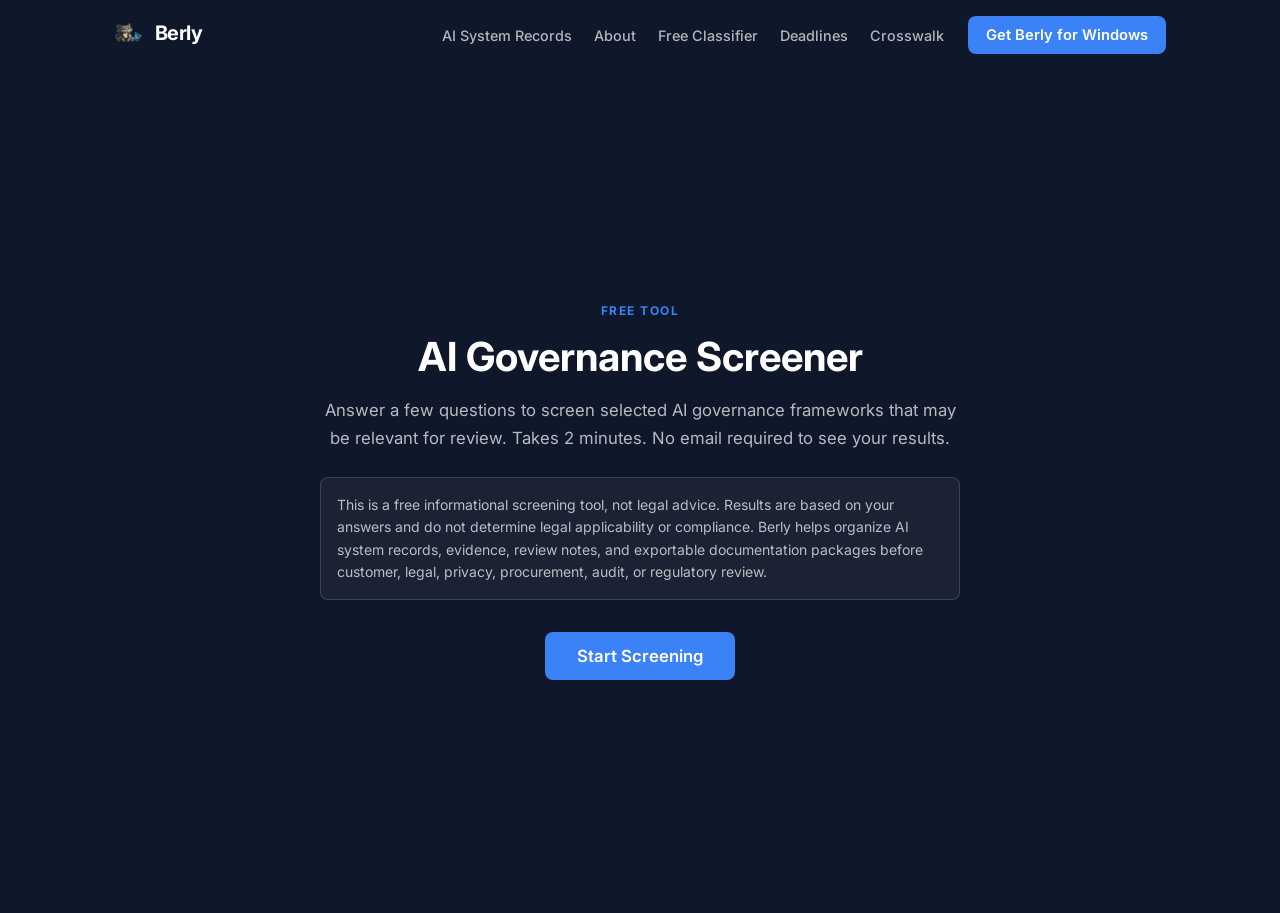
<file: classifier.html>
<!DOCTYPE html>
<html lang="en">
<head>
  <meta charset="UTF-8">
  <meta name="viewport" content="width=device-width, initial-scale=1.0">
  <script src="/assets/attribution.js" defer></script>
  <title>AI Governance Screener - Berly</title>
  <meta name="description" content="Free AI governance and compliance screener for selected frameworks. Explore selected AI governance frameworks that may warrant professional review. Covers EU AI Act, Colorado, Illinois, NYC, and CPRA.">
  <meta property="og:url" content="https://berly.app/classifier">
  <link rel="canonical" href="https://berly.app/classifier">
  <link rel="preconnect" href="https://fonts.googleapis.com">
  <link rel="preconnect" href="https://fonts.gstatic.com" crossorigin>
  <link href="https://fonts.googleapis.com/css2?family=Inter:wght@400;500;600;700&display=swap" rel="stylesheet">
  <link rel="icon" type="image/x-icon" href="assets/icon.ico">
  <style>
    /* ÃƒÆ’Ã†â€™Ãƒâ€ Ã¢â‚¬â„¢ÃƒÆ’Ã¢â‚¬Å¡Ãƒâ€šÃ‚Â¢ÃƒÆ’Ã†â€™Ãƒâ€šÃ‚Â¢ÃƒÆ’Ã‚Â¢ÃƒÂ¢Ã¢â€šÂ¬Ã…Â¡Ãƒâ€šÃ‚Â¬ÃƒÆ’Ã¢â‚¬Å¡Ãƒâ€šÃ‚ÂÃƒÆ’Ã†â€™Ãƒâ€šÃ‚Â¢ÃƒÆ’Ã‚Â¢ÃƒÂ¢Ã¢â‚¬Å¡Ã‚Â¬Ãƒâ€¦Ã‚Â¡ÃƒÆ’Ã¢â‚¬Å¡Ãƒâ€šÃ‚Â¬ÃƒÆ’Ã†â€™Ãƒâ€ Ã¢â‚¬â„¢ÃƒÆ’Ã¢â‚¬Å¡Ãƒâ€šÃ‚Â¢ÃƒÆ’Ã†â€™Ãƒâ€šÃ‚Â¢ÃƒÆ’Ã‚Â¢ÃƒÂ¢Ã¢â€šÂ¬Ã…Â¡Ãƒâ€šÃ‚Â¬ÃƒÆ’Ã¢â‚¬Å¡Ãƒâ€šÃ‚ÂÃƒÆ’Ã†â€™Ãƒâ€šÃ‚Â¢ÃƒÆ’Ã‚Â¢ÃƒÂ¢Ã¢â‚¬Å¡Ã‚Â¬Ãƒâ€¦Ã‚Â¡ÃƒÆ’Ã¢â‚¬Å¡Ãƒâ€šÃ‚Â¬ Reset & Base ÃƒÆ’Ã†â€™Ãƒâ€ Ã¢â‚¬â„¢ÃƒÆ’Ã¢â‚¬Å¡Ãƒâ€šÃ‚Â¢ÃƒÆ’Ã†â€™Ãƒâ€šÃ‚Â¢ÃƒÆ’Ã‚Â¢ÃƒÂ¢Ã¢â€šÂ¬Ã…Â¡Ãƒâ€šÃ‚Â¬ÃƒÆ’Ã¢â‚¬Å¡Ãƒâ€šÃ‚ÂÃƒÆ’Ã†â€™Ãƒâ€šÃ‚Â¢ÃƒÆ’Ã‚Â¢ÃƒÂ¢Ã¢â‚¬Å¡Ã‚Â¬Ãƒâ€¦Ã‚Â¡ÃƒÆ’Ã¢â‚¬Å¡Ãƒâ€šÃ‚Â¬ÃƒÆ’Ã†â€™Ãƒâ€ Ã¢â‚¬â„¢ÃƒÆ’Ã¢â‚¬Å¡Ãƒâ€šÃ‚Â¢ÃƒÆ’Ã†â€™Ãƒâ€šÃ‚Â¢ÃƒÆ’Ã‚Â¢ÃƒÂ¢Ã¢â€šÂ¬Ã…Â¡Ãƒâ€šÃ‚Â¬ÃƒÆ’Ã¢â‚¬Å¡Ãƒâ€šÃ‚ÂÃƒÆ’Ã†â€™Ãƒâ€šÃ‚Â¢ÃƒÆ’Ã‚Â¢ÃƒÂ¢Ã¢â‚¬Å¡Ã‚Â¬Ãƒâ€¦Ã‚Â¡ÃƒÆ’Ã¢â‚¬Å¡Ãƒâ€šÃ‚Â¬ÃƒÆ’Ã†â€™Ãƒâ€ Ã¢â‚¬â„¢ÃƒÆ’Ã¢â‚¬Å¡Ãƒâ€šÃ‚Â¢ÃƒÆ’Ã†â€™Ãƒâ€šÃ‚Â¢ÃƒÆ’Ã‚Â¢ÃƒÂ¢Ã¢â€šÂ¬Ã…Â¡Ãƒâ€šÃ‚Â¬ÃƒÆ’Ã¢â‚¬Å¡Ãƒâ€šÃ‚ÂÃƒÆ’Ã†â€™Ãƒâ€šÃ‚Â¢ÃƒÆ’Ã‚Â¢ÃƒÂ¢Ã¢â‚¬Å¡Ã‚Â¬Ãƒâ€¦Ã‚Â¡ÃƒÆ’Ã¢â‚¬Å¡Ãƒâ€šÃ‚Â¬ÃƒÆ’Ã†â€™Ãƒâ€ Ã¢â‚¬â„¢ÃƒÆ’Ã¢â‚¬Å¡Ãƒâ€šÃ‚Â¢ÃƒÆ’Ã†â€™Ãƒâ€šÃ‚Â¢ÃƒÆ’Ã‚Â¢ÃƒÂ¢Ã¢â€šÂ¬Ã…Â¡Ãƒâ€šÃ‚Â¬ÃƒÆ’Ã¢â‚¬Å¡Ãƒâ€šÃ‚ÂÃƒÆ’Ã†â€™Ãƒâ€šÃ‚Â¢ÃƒÆ’Ã‚Â¢ÃƒÂ¢Ã¢â‚¬Å¡Ã‚Â¬Ãƒâ€¦Ã‚Â¡ÃƒÆ’Ã¢â‚¬Å¡Ãƒâ€šÃ‚Â¬ÃƒÆ’Ã†â€™Ãƒâ€ Ã¢â‚¬â„¢ÃƒÆ’Ã¢â‚¬Å¡Ãƒâ€šÃ‚Â¢ÃƒÆ’Ã†â€™Ãƒâ€šÃ‚Â¢ÃƒÆ’Ã‚Â¢ÃƒÂ¢Ã¢â€šÂ¬Ã…Â¡Ãƒâ€šÃ‚Â¬ÃƒÆ’Ã¢â‚¬Å¡Ãƒâ€šÃ‚ÂÃƒÆ’Ã†â€™Ãƒâ€šÃ‚Â¢ÃƒÆ’Ã‚Â¢ÃƒÂ¢Ã¢â‚¬Å¡Ã‚Â¬Ãƒâ€¦Ã‚Â¡ÃƒÆ’Ã¢â‚¬Å¡Ãƒâ€šÃ‚Â¬ÃƒÆ’Ã†â€™Ãƒâ€ Ã¢â‚¬â„¢ÃƒÆ’Ã¢â‚¬Å¡Ãƒâ€šÃ‚Â¢ÃƒÆ’Ã†â€™Ãƒâ€šÃ‚Â¢ÃƒÆ’Ã‚Â¢ÃƒÂ¢Ã¢â€šÂ¬Ã…Â¡Ãƒâ€šÃ‚Â¬ÃƒÆ’Ã¢â‚¬Å¡Ãƒâ€šÃ‚ÂÃƒÆ’Ã†â€™Ãƒâ€šÃ‚Â¢ÃƒÆ’Ã‚Â¢ÃƒÂ¢Ã¢â‚¬Å¡Ã‚Â¬Ãƒâ€¦Ã‚Â¡ÃƒÆ’Ã¢â‚¬Å¡Ãƒâ€šÃ‚Â¬ÃƒÆ’Ã†â€™Ãƒâ€ Ã¢â‚¬â„¢ÃƒÆ’Ã¢â‚¬Å¡Ãƒâ€šÃ‚Â¢ÃƒÆ’Ã†â€™Ãƒâ€šÃ‚Â¢ÃƒÆ’Ã‚Â¢ÃƒÂ¢Ã¢â€šÂ¬Ã…Â¡Ãƒâ€šÃ‚Â¬ÃƒÆ’Ã¢â‚¬Å¡Ãƒâ€šÃ‚ÂÃƒÆ’Ã†â€™Ãƒâ€šÃ‚Â¢ÃƒÆ’Ã‚Â¢ÃƒÂ¢Ã¢â‚¬Å¡Ã‚Â¬Ãƒâ€¦Ã‚Â¡ÃƒÆ’Ã¢â‚¬Å¡Ãƒâ€šÃ‚Â¬ÃƒÆ’Ã†â€™Ãƒâ€ Ã¢â‚¬â„¢ÃƒÆ’Ã¢â‚¬Å¡Ãƒâ€šÃ‚Â¢ÃƒÆ’Ã†â€™Ãƒâ€šÃ‚Â¢ÃƒÆ’Ã‚Â¢ÃƒÂ¢Ã¢â€šÂ¬Ã…Â¡Ãƒâ€šÃ‚Â¬ÃƒÆ’Ã¢â‚¬Å¡Ãƒâ€šÃ‚ÂÃƒÆ’Ã†â€™Ãƒâ€šÃ‚Â¢ÃƒÆ’Ã‚Â¢ÃƒÂ¢Ã¢â‚¬Å¡Ã‚Â¬Ãƒâ€¦Ã‚Â¡ÃƒÆ’Ã¢â‚¬Å¡Ãƒâ€šÃ‚Â¬ÃƒÆ’Ã†â€™Ãƒâ€ Ã¢â‚¬â„¢ÃƒÆ’Ã¢â‚¬Å¡Ãƒâ€šÃ‚Â¢ÃƒÆ’Ã†â€™Ãƒâ€šÃ‚Â¢ÃƒÆ’Ã‚Â¢ÃƒÂ¢Ã¢â€šÂ¬Ã…Â¡Ãƒâ€šÃ‚Â¬ÃƒÆ’Ã¢â‚¬Å¡Ãƒâ€šÃ‚ÂÃƒÆ’Ã†â€™Ãƒâ€šÃ‚Â¢ÃƒÆ’Ã‚Â¢ÃƒÂ¢Ã¢â‚¬Å¡Ã‚Â¬Ãƒâ€¦Ã‚Â¡ÃƒÆ’Ã¢â‚¬Å¡Ãƒâ€šÃ‚Â¬ÃƒÆ’Ã†â€™Ãƒâ€ Ã¢â‚¬â„¢ÃƒÆ’Ã¢â‚¬Å¡Ãƒâ€šÃ‚Â¢ÃƒÆ’Ã†â€™Ãƒâ€šÃ‚Â¢ÃƒÆ’Ã‚Â¢ÃƒÂ¢Ã¢â€šÂ¬Ã…Â¡Ãƒâ€šÃ‚Â¬ÃƒÆ’Ã¢â‚¬Å¡Ãƒâ€šÃ‚ÂÃƒÆ’Ã†â€™Ãƒâ€šÃ‚Â¢ÃƒÆ’Ã‚Â¢ÃƒÂ¢Ã¢â‚¬Å¡Ã‚Â¬Ãƒâ€¦Ã‚Â¡ÃƒÆ’Ã¢â‚¬Å¡Ãƒâ€šÃ‚Â¬ÃƒÆ’Ã†â€™Ãƒâ€ Ã¢â‚¬â„¢ÃƒÆ’Ã¢â‚¬Å¡Ãƒâ€šÃ‚Â¢ÃƒÆ’Ã†â€™Ãƒâ€šÃ‚Â¢ÃƒÆ’Ã‚Â¢ÃƒÂ¢Ã¢â€šÂ¬Ã…Â¡Ãƒâ€šÃ‚Â¬ÃƒÆ’Ã¢â‚¬Å¡Ãƒâ€šÃ‚ÂÃƒÆ’Ã†â€™Ãƒâ€šÃ‚Â¢ÃƒÆ’Ã‚Â¢ÃƒÂ¢Ã¢â‚¬Å¡Ã‚Â¬Ãƒâ€¦Ã‚Â¡ÃƒÆ’Ã¢â‚¬Å¡Ãƒâ€šÃ‚Â¬ÃƒÆ’Ã†â€™Ãƒâ€ Ã¢â‚¬â„¢ÃƒÆ’Ã¢â‚¬Å¡Ãƒâ€šÃ‚Â¢ÃƒÆ’Ã†â€™Ãƒâ€šÃ‚Â¢ÃƒÆ’Ã‚Â¢ÃƒÂ¢Ã¢â€šÂ¬Ã…Â¡Ãƒâ€šÃ‚Â¬ÃƒÆ’Ã¢â‚¬Å¡Ãƒâ€šÃ‚ÂÃƒÆ’Ã†â€™Ãƒâ€šÃ‚Â¢ÃƒÆ’Ã‚Â¢ÃƒÂ¢Ã¢â‚¬Å¡Ã‚Â¬Ãƒâ€¦Ã‚Â¡ÃƒÆ’Ã¢â‚¬Å¡Ãƒâ€šÃ‚Â¬ÃƒÆ’Ã†â€™Ãƒâ€ Ã¢â‚¬â„¢ÃƒÆ’Ã¢â‚¬Å¡Ãƒâ€šÃ‚Â¢ÃƒÆ’Ã†â€™Ãƒâ€šÃ‚Â¢ÃƒÆ’Ã‚Â¢ÃƒÂ¢Ã¢â€šÂ¬Ã…Â¡Ãƒâ€šÃ‚Â¬ÃƒÆ’Ã¢â‚¬Å¡Ãƒâ€šÃ‚ÂÃƒÆ’Ã†â€™Ãƒâ€šÃ‚Â¢ÃƒÆ’Ã‚Â¢ÃƒÂ¢Ã¢â‚¬Å¡Ã‚Â¬Ãƒâ€¦Ã‚Â¡ÃƒÆ’Ã¢â‚¬Å¡Ãƒâ€šÃ‚Â¬ÃƒÆ’Ã†â€™Ãƒâ€ Ã¢â‚¬â„¢ÃƒÆ’Ã¢â‚¬Å¡Ãƒâ€šÃ‚Â¢ÃƒÆ’Ã†â€™Ãƒâ€šÃ‚Â¢ÃƒÆ’Ã‚Â¢ÃƒÂ¢Ã¢â€šÂ¬Ã…Â¡Ãƒâ€šÃ‚Â¬ÃƒÆ’Ã¢â‚¬Å¡Ãƒâ€šÃ‚ÂÃƒÆ’Ã†â€™Ãƒâ€šÃ‚Â¢ÃƒÆ’Ã‚Â¢ÃƒÂ¢Ã¢â‚¬Å¡Ã‚Â¬Ãƒâ€¦Ã‚Â¡ÃƒÆ’Ã¢â‚¬Å¡Ãƒâ€šÃ‚Â¬ÃƒÆ’Ã†â€™Ãƒâ€ Ã¢â‚¬â„¢ÃƒÆ’Ã¢â‚¬Å¡Ãƒâ€šÃ‚Â¢ÃƒÆ’Ã†â€™Ãƒâ€šÃ‚Â¢ÃƒÆ’Ã‚Â¢ÃƒÂ¢Ã¢â€šÂ¬Ã…Â¡Ãƒâ€šÃ‚Â¬ÃƒÆ’Ã¢â‚¬Å¡Ãƒâ€šÃ‚ÂÃƒÆ’Ã†â€™Ãƒâ€šÃ‚Â¢ÃƒÆ’Ã‚Â¢ÃƒÂ¢Ã¢â‚¬Å¡Ã‚Â¬Ãƒâ€¦Ã‚Â¡ÃƒÆ’Ã¢â‚¬Å¡Ãƒâ€šÃ‚Â¬ÃƒÆ’Ã†â€™Ãƒâ€ Ã¢â‚¬â„¢ÃƒÆ’Ã¢â‚¬Å¡Ãƒâ€šÃ‚Â¢ÃƒÆ’Ã†â€™Ãƒâ€šÃ‚Â¢ÃƒÆ’Ã‚Â¢ÃƒÂ¢Ã¢â€šÂ¬Ã…Â¡Ãƒâ€šÃ‚Â¬ÃƒÆ’Ã¢â‚¬Å¡Ãƒâ€šÃ‚ÂÃƒÆ’Ã†â€™Ãƒâ€šÃ‚Â¢ÃƒÆ’Ã‚Â¢ÃƒÂ¢Ã¢â‚¬Å¡Ã‚Â¬Ãƒâ€¦Ã‚Â¡ÃƒÆ’Ã¢â‚¬Å¡Ãƒâ€šÃ‚Â¬ÃƒÆ’Ã†â€™Ãƒâ€ Ã¢â‚¬â„¢ÃƒÆ’Ã¢â‚¬Å¡Ãƒâ€šÃ‚Â¢ÃƒÆ’Ã†â€™Ãƒâ€šÃ‚Â¢ÃƒÆ’Ã‚Â¢ÃƒÂ¢Ã¢â€šÂ¬Ã…Â¡Ãƒâ€šÃ‚Â¬ÃƒÆ’Ã¢â‚¬Å¡Ãƒâ€šÃ‚ÂÃƒÆ’Ã†â€™Ãƒâ€šÃ‚Â¢ÃƒÆ’Ã‚Â¢ÃƒÂ¢Ã¢â‚¬Å¡Ã‚Â¬Ãƒâ€¦Ã‚Â¡ÃƒÆ’Ã¢â‚¬Å¡Ãƒâ€šÃ‚Â¬ÃƒÆ’Ã†â€™Ãƒâ€ Ã¢â‚¬â„¢ÃƒÆ’Ã¢â‚¬Å¡Ãƒâ€šÃ‚Â¢ÃƒÆ’Ã†â€™Ãƒâ€šÃ‚Â¢ÃƒÆ’Ã‚Â¢ÃƒÂ¢Ã¢â€šÂ¬Ã…Â¡Ãƒâ€šÃ‚Â¬ÃƒÆ’Ã¢â‚¬Å¡Ãƒâ€šÃ‚ÂÃƒÆ’Ã†â€™Ãƒâ€šÃ‚Â¢ÃƒÆ’Ã‚Â¢ÃƒÂ¢Ã¢â‚¬Å¡Ã‚Â¬Ãƒâ€¦Ã‚Â¡ÃƒÆ’Ã¢â‚¬Å¡Ãƒâ€šÃ‚Â¬ÃƒÆ’Ã†â€™Ãƒâ€ Ã¢â‚¬â„¢ÃƒÆ’Ã¢â‚¬Å¡Ãƒâ€šÃ‚Â¢ÃƒÆ’Ã†â€™Ãƒâ€šÃ‚Â¢ÃƒÆ’Ã‚Â¢ÃƒÂ¢Ã¢â€šÂ¬Ã…Â¡Ãƒâ€šÃ‚Â¬ÃƒÆ’Ã¢â‚¬Å¡Ãƒâ€šÃ‚ÂÃƒÆ’Ã†â€™Ãƒâ€šÃ‚Â¢ÃƒÆ’Ã‚Â¢ÃƒÂ¢Ã¢â‚¬Å¡Ã‚Â¬Ãƒâ€¦Ã‚Â¡ÃƒÆ’Ã¢â‚¬Å¡Ãƒâ€šÃ‚Â¬ÃƒÆ’Ã†â€™Ãƒâ€ Ã¢â‚¬â„¢ÃƒÆ’Ã¢â‚¬Å¡Ãƒâ€šÃ‚Â¢ÃƒÆ’Ã†â€™Ãƒâ€šÃ‚Â¢ÃƒÆ’Ã‚Â¢ÃƒÂ¢Ã¢â€šÂ¬Ã…Â¡Ãƒâ€šÃ‚Â¬ÃƒÆ’Ã¢â‚¬Å¡Ãƒâ€šÃ‚ÂÃƒÆ’Ã†â€™Ãƒâ€šÃ‚Â¢ÃƒÆ’Ã‚Â¢ÃƒÂ¢Ã¢â‚¬Å¡Ã‚Â¬Ãƒâ€¦Ã‚Â¡ÃƒÆ’Ã¢â‚¬Å¡Ãƒâ€šÃ‚Â¬ÃƒÆ’Ã†â€™Ãƒâ€ Ã¢â‚¬â„¢ÃƒÆ’Ã¢â‚¬Å¡Ãƒâ€šÃ‚Â¢ÃƒÆ’Ã†â€™Ãƒâ€šÃ‚Â¢ÃƒÆ’Ã‚Â¢ÃƒÂ¢Ã¢â€šÂ¬Ã…Â¡Ãƒâ€šÃ‚Â¬ÃƒÆ’Ã¢â‚¬Å¡Ãƒâ€šÃ‚ÂÃƒÆ’Ã†â€™Ãƒâ€šÃ‚Â¢ÃƒÆ’Ã‚Â¢ÃƒÂ¢Ã¢â‚¬Å¡Ã‚Â¬Ãƒâ€¦Ã‚Â¡ÃƒÆ’Ã¢â‚¬Å¡Ãƒâ€šÃ‚Â¬ÃƒÆ’Ã†â€™Ãƒâ€ Ã¢â‚¬â„¢ÃƒÆ’Ã¢â‚¬Å¡Ãƒâ€šÃ‚Â¢ÃƒÆ’Ã†â€™Ãƒâ€šÃ‚Â¢ÃƒÆ’Ã‚Â¢ÃƒÂ¢Ã¢â€šÂ¬Ã…Â¡Ãƒâ€šÃ‚Â¬ÃƒÆ’Ã¢â‚¬Å¡Ãƒâ€šÃ‚ÂÃƒÆ’Ã†â€™Ãƒâ€šÃ‚Â¢ÃƒÆ’Ã‚Â¢ÃƒÂ¢Ã¢â‚¬Å¡Ã‚Â¬Ãƒâ€¦Ã‚Â¡ÃƒÆ’Ã¢â‚¬Å¡Ãƒâ€šÃ‚Â¬ÃƒÆ’Ã†â€™Ãƒâ€ Ã¢â‚¬â„¢ÃƒÆ’Ã¢â‚¬Å¡Ãƒâ€šÃ‚Â¢ÃƒÆ’Ã†â€™Ãƒâ€šÃ‚Â¢ÃƒÆ’Ã‚Â¢ÃƒÂ¢Ã¢â€šÂ¬Ã…Â¡Ãƒâ€šÃ‚Â¬ÃƒÆ’Ã¢â‚¬Å¡Ãƒâ€šÃ‚ÂÃƒÆ’Ã†â€™Ãƒâ€šÃ‚Â¢ÃƒÆ’Ã‚Â¢ÃƒÂ¢Ã¢â‚¬Å¡Ã‚Â¬Ãƒâ€¦Ã‚Â¡ÃƒÆ’Ã¢â‚¬Å¡Ãƒâ€šÃ‚Â¬ÃƒÆ’Ã†â€™Ãƒâ€ Ã¢â‚¬â„¢ÃƒÆ’Ã¢â‚¬Å¡Ãƒâ€šÃ‚Â¢ÃƒÆ’Ã†â€™Ãƒâ€šÃ‚Â¢ÃƒÆ’Ã‚Â¢ÃƒÂ¢Ã¢â€šÂ¬Ã…Â¡Ãƒâ€šÃ‚Â¬ÃƒÆ’Ã¢â‚¬Å¡Ãƒâ€šÃ‚ÂÃƒÆ’Ã†â€™Ãƒâ€šÃ‚Â¢ÃƒÆ’Ã‚Â¢ÃƒÂ¢Ã¢â‚¬Å¡Ã‚Â¬Ãƒâ€¦Ã‚Â¡ÃƒÆ’Ã¢â‚¬Å¡Ãƒâ€šÃ‚Â¬ÃƒÆ’Ã†â€™Ãƒâ€ Ã¢â‚¬â„¢ÃƒÆ’Ã¢â‚¬Å¡Ãƒâ€šÃ‚Â¢ÃƒÆ’Ã†â€™Ãƒâ€šÃ‚Â¢ÃƒÆ’Ã‚Â¢ÃƒÂ¢Ã¢â€šÂ¬Ã…Â¡Ãƒâ€šÃ‚Â¬ÃƒÆ’Ã¢â‚¬Å¡Ãƒâ€šÃ‚ÂÃƒÆ’Ã†â€™Ãƒâ€šÃ‚Â¢ÃƒÆ’Ã‚Â¢ÃƒÂ¢Ã¢â‚¬Å¡Ã‚Â¬Ãƒâ€¦Ã‚Â¡ÃƒÆ’Ã¢â‚¬Å¡Ãƒâ€šÃ‚Â¬ÃƒÆ’Ã†â€™Ãƒâ€ Ã¢â‚¬â„¢ÃƒÆ’Ã¢â‚¬Å¡Ãƒâ€šÃ‚Â¢ÃƒÆ’Ã†â€™Ãƒâ€šÃ‚Â¢ÃƒÆ’Ã‚Â¢ÃƒÂ¢Ã¢â€šÂ¬Ã…Â¡Ãƒâ€šÃ‚Â¬ÃƒÆ’Ã¢â‚¬Å¡Ãƒâ€šÃ‚ÂÃƒÆ’Ã†â€™Ãƒâ€šÃ‚Â¢ÃƒÆ’Ã‚Â¢ÃƒÂ¢Ã¢â‚¬Å¡Ã‚Â¬Ãƒâ€¦Ã‚Â¡ÃƒÆ’Ã¢â‚¬Å¡Ãƒâ€šÃ‚Â¬ÃƒÆ’Ã†â€™Ãƒâ€ Ã¢â‚¬â„¢ÃƒÆ’Ã¢â‚¬Å¡Ãƒâ€šÃ‚Â¢ÃƒÆ’Ã†â€™Ãƒâ€šÃ‚Â¢ÃƒÆ’Ã‚Â¢ÃƒÂ¢Ã¢â€šÂ¬Ã…Â¡Ãƒâ€šÃ‚Â¬ÃƒÆ’Ã¢â‚¬Å¡Ãƒâ€šÃ‚ÂÃƒÆ’Ã†â€™Ãƒâ€šÃ‚Â¢ÃƒÆ’Ã‚Â¢ÃƒÂ¢Ã¢â‚¬Å¡Ã‚Â¬Ãƒâ€¦Ã‚Â¡ÃƒÆ’Ã¢â‚¬Å¡Ãƒâ€šÃ‚Â¬ÃƒÆ’Ã†â€™Ãƒâ€ Ã¢â‚¬â„¢ÃƒÆ’Ã¢â‚¬Å¡Ãƒâ€šÃ‚Â¢ÃƒÆ’Ã†â€™Ãƒâ€šÃ‚Â¢ÃƒÆ’Ã‚Â¢ÃƒÂ¢Ã¢â€šÂ¬Ã…Â¡Ãƒâ€šÃ‚Â¬ÃƒÆ’Ã¢â‚¬Å¡Ãƒâ€šÃ‚ÂÃƒÆ’Ã†â€™Ãƒâ€šÃ‚Â¢ÃƒÆ’Ã‚Â¢ÃƒÂ¢Ã¢â‚¬Å¡Ã‚Â¬Ãƒâ€¦Ã‚Â¡ÃƒÆ’Ã¢â‚¬Å¡Ãƒâ€šÃ‚Â¬ÃƒÆ’Ã†â€™Ãƒâ€ Ã¢â‚¬â„¢ÃƒÆ’Ã¢â‚¬Å¡Ãƒâ€šÃ‚Â¢ÃƒÆ’Ã†â€™Ãƒâ€šÃ‚Â¢ÃƒÆ’Ã‚Â¢ÃƒÂ¢Ã¢â€šÂ¬Ã…Â¡Ãƒâ€šÃ‚Â¬ÃƒÆ’Ã¢â‚¬Å¡Ãƒâ€šÃ‚ÂÃƒÆ’Ã†â€™Ãƒâ€šÃ‚Â¢ÃƒÆ’Ã‚Â¢ÃƒÂ¢Ã¢â‚¬Å¡Ã‚Â¬Ãƒâ€¦Ã‚Â¡ÃƒÆ’Ã¢â‚¬Å¡Ãƒâ€šÃ‚Â¬ÃƒÆ’Ã†â€™Ãƒâ€ Ã¢â‚¬â„¢ÃƒÆ’Ã¢â‚¬Å¡Ãƒâ€šÃ‚Â¢ÃƒÆ’Ã†â€™Ãƒâ€šÃ‚Â¢ÃƒÆ’Ã‚Â¢ÃƒÂ¢Ã¢â€šÂ¬Ã…Â¡Ãƒâ€šÃ‚Â¬ÃƒÆ’Ã¢â‚¬Å¡Ãƒâ€šÃ‚ÂÃƒÆ’Ã†â€™Ãƒâ€šÃ‚Â¢ÃƒÆ’Ã‚Â¢ÃƒÂ¢Ã¢â‚¬Å¡Ã‚Â¬Ãƒâ€¦Ã‚Â¡ÃƒÆ’Ã¢â‚¬Å¡Ãƒâ€šÃ‚Â¬ÃƒÆ’Ã†â€™Ãƒâ€ Ã¢â‚¬â„¢ÃƒÆ’Ã¢â‚¬Å¡Ãƒâ€šÃ‚Â¢ÃƒÆ’Ã†â€™Ãƒâ€šÃ‚Â¢ÃƒÆ’Ã‚Â¢ÃƒÂ¢Ã¢â€šÂ¬Ã…Â¡Ãƒâ€šÃ‚Â¬ÃƒÆ’Ã¢â‚¬Å¡Ãƒâ€šÃ‚ÂÃƒÆ’Ã†â€™Ãƒâ€šÃ‚Â¢ÃƒÆ’Ã‚Â¢ÃƒÂ¢Ã¢â‚¬Å¡Ã‚Â¬Ãƒâ€¦Ã‚Â¡ÃƒÆ’Ã¢â‚¬Å¡Ãƒâ€šÃ‚Â¬ÃƒÆ’Ã†â€™Ãƒâ€ Ã¢â‚¬â„¢ÃƒÆ’Ã¢â‚¬Å¡Ãƒâ€šÃ‚Â¢ÃƒÆ’Ã†â€™Ãƒâ€šÃ‚Â¢ÃƒÆ’Ã‚Â¢ÃƒÂ¢Ã¢â€šÂ¬Ã…Â¡Ãƒâ€šÃ‚Â¬ÃƒÆ’Ã¢â‚¬Å¡Ãƒâ€šÃ‚ÂÃƒÆ’Ã†â€™Ãƒâ€šÃ‚Â¢ÃƒÆ’Ã‚Â¢ÃƒÂ¢Ã¢â‚¬Å¡Ã‚Â¬Ãƒâ€¦Ã‚Â¡ÃƒÆ’Ã¢â‚¬Å¡Ãƒâ€šÃ‚Â¬ÃƒÆ’Ã†â€™Ãƒâ€ Ã¢â‚¬â„¢ÃƒÆ’Ã¢â‚¬Å¡Ãƒâ€šÃ‚Â¢ÃƒÆ’Ã†â€™Ãƒâ€šÃ‚Â¢ÃƒÆ’Ã‚Â¢ÃƒÂ¢Ã¢â€šÂ¬Ã…Â¡Ãƒâ€šÃ‚Â¬ÃƒÆ’Ã¢â‚¬Å¡Ãƒâ€šÃ‚ÂÃƒÆ’Ã†â€™Ãƒâ€šÃ‚Â¢ÃƒÆ’Ã‚Â¢ÃƒÂ¢Ã¢â‚¬Å¡Ã‚Â¬Ãƒâ€¦Ã‚Â¡ÃƒÆ’Ã¢â‚¬Å¡Ãƒâ€šÃ‚Â¬ÃƒÆ’Ã†â€™Ãƒâ€ Ã¢â‚¬â„¢ÃƒÆ’Ã¢â‚¬Å¡Ãƒâ€šÃ‚Â¢ÃƒÆ’Ã†â€™Ãƒâ€šÃ‚Â¢ÃƒÆ’Ã‚Â¢ÃƒÂ¢Ã¢â€šÂ¬Ã…Â¡Ãƒâ€šÃ‚Â¬ÃƒÆ’Ã¢â‚¬Å¡Ãƒâ€šÃ‚ÂÃƒÆ’Ã†â€™Ãƒâ€šÃ‚Â¢ÃƒÆ’Ã‚Â¢ÃƒÂ¢Ã¢â‚¬Å¡Ã‚Â¬Ãƒâ€¦Ã‚Â¡ÃƒÆ’Ã¢â‚¬Å¡Ãƒâ€šÃ‚Â¬ÃƒÆ’Ã†â€™Ãƒâ€ Ã¢â‚¬â„¢ÃƒÆ’Ã¢â‚¬Å¡Ãƒâ€šÃ‚Â¢ÃƒÆ’Ã†â€™Ãƒâ€šÃ‚Â¢ÃƒÆ’Ã‚Â¢ÃƒÂ¢Ã¢â€šÂ¬Ã…Â¡Ãƒâ€šÃ‚Â¬ÃƒÆ’Ã¢â‚¬Å¡Ãƒâ€šÃ‚ÂÃƒÆ’Ã†â€™Ãƒâ€šÃ‚Â¢ÃƒÆ’Ã‚Â¢ÃƒÂ¢Ã¢â‚¬Å¡Ã‚Â¬Ãƒâ€¦Ã‚Â¡ÃƒÆ’Ã¢â‚¬Å¡Ãƒâ€šÃ‚Â¬ */
    *, *::before, *::after { box-sizing: border-box; margin: 0; padding: 0; }
    body { font-family: 'Inter', sans-serif; color: #1e293b; font-size: 16px; background: #0f172a; }
    img { max-width: 100%; height: auto; }
    a { text-decoration: none; }

    /* ÃƒÆ’Ã†â€™Ãƒâ€ Ã¢â‚¬â„¢ÃƒÆ’Ã¢â‚¬Å¡Ãƒâ€šÃ‚Â¢ÃƒÆ’Ã†â€™Ãƒâ€šÃ‚Â¢ÃƒÆ’Ã‚Â¢ÃƒÂ¢Ã¢â€šÂ¬Ã…Â¡Ãƒâ€šÃ‚Â¬ÃƒÆ’Ã¢â‚¬Å¡Ãƒâ€šÃ‚ÂÃƒÆ’Ã†â€™Ãƒâ€šÃ‚Â¢ÃƒÆ’Ã‚Â¢ÃƒÂ¢Ã¢â‚¬Å¡Ã‚Â¬Ãƒâ€¦Ã‚Â¡ÃƒÆ’Ã¢â‚¬Å¡Ãƒâ€šÃ‚Â¬ÃƒÆ’Ã†â€™Ãƒâ€ Ã¢â‚¬â„¢ÃƒÆ’Ã¢â‚¬Å¡Ãƒâ€šÃ‚Â¢ÃƒÆ’Ã†â€™Ãƒâ€šÃ‚Â¢ÃƒÆ’Ã‚Â¢ÃƒÂ¢Ã¢â€šÂ¬Ã…Â¡Ãƒâ€šÃ‚Â¬ÃƒÆ’Ã¢â‚¬Å¡Ãƒâ€šÃ‚ÂÃƒÆ’Ã†â€™Ãƒâ€šÃ‚Â¢ÃƒÆ’Ã‚Â¢ÃƒÂ¢Ã¢â‚¬Å¡Ã‚Â¬Ãƒâ€¦Ã‚Â¡ÃƒÆ’Ã¢â‚¬Å¡Ãƒâ€šÃ‚Â¬ Buttons ÃƒÆ’Ã†â€™Ãƒâ€ Ã¢â‚¬â„¢ÃƒÆ’Ã¢â‚¬Å¡Ãƒâ€šÃ‚Â¢ÃƒÆ’Ã†â€™Ãƒâ€šÃ‚Â¢ÃƒÆ’Ã‚Â¢ÃƒÂ¢Ã¢â€šÂ¬Ã…Â¡Ãƒâ€šÃ‚Â¬ÃƒÆ’Ã¢â‚¬Å¡Ãƒâ€šÃ‚ÂÃƒÆ’Ã†â€™Ãƒâ€šÃ‚Â¢ÃƒÆ’Ã‚Â¢ÃƒÂ¢Ã¢â‚¬Å¡Ã‚Â¬Ãƒâ€¦Ã‚Â¡ÃƒÆ’Ã¢â‚¬Å¡Ãƒâ€šÃ‚Â¬ÃƒÆ’Ã†â€™Ãƒâ€ Ã¢â‚¬â„¢ÃƒÆ’Ã¢â‚¬Å¡Ãƒâ€šÃ‚Â¢ÃƒÆ’Ã†â€™Ãƒâ€šÃ‚Â¢ÃƒÆ’Ã‚Â¢ÃƒÂ¢Ã¢â€šÂ¬Ã…Â¡Ãƒâ€šÃ‚Â¬ÃƒÆ’Ã¢â‚¬Å¡Ãƒâ€šÃ‚ÂÃƒÆ’Ã†â€™Ãƒâ€šÃ‚Â¢ÃƒÆ’Ã‚Â¢ÃƒÂ¢Ã¢â‚¬Å¡Ã‚Â¬Ãƒâ€¦Ã‚Â¡ÃƒÆ’Ã¢â‚¬Å¡Ãƒâ€šÃ‚Â¬ÃƒÆ’Ã†â€™Ãƒâ€ Ã¢â‚¬â„¢ÃƒÆ’Ã¢â‚¬Å¡Ãƒâ€šÃ‚Â¢ÃƒÆ’Ã†â€™Ãƒâ€šÃ‚Â¢ÃƒÆ’Ã‚Â¢ÃƒÂ¢Ã¢â€šÂ¬Ã…Â¡Ãƒâ€šÃ‚Â¬ÃƒÆ’Ã¢â‚¬Å¡Ãƒâ€šÃ‚ÂÃƒÆ’Ã†â€™Ãƒâ€šÃ‚Â¢ÃƒÆ’Ã‚Â¢ÃƒÂ¢Ã¢â‚¬Å¡Ã‚Â¬Ãƒâ€¦Ã‚Â¡ÃƒÆ’Ã¢â‚¬Å¡Ãƒâ€šÃ‚Â¬ÃƒÆ’Ã†â€™Ãƒâ€ Ã¢â‚¬â„¢ÃƒÆ’Ã¢â‚¬Å¡Ãƒâ€šÃ‚Â¢ÃƒÆ’Ã†â€™Ãƒâ€šÃ‚Â¢ÃƒÆ’Ã‚Â¢ÃƒÂ¢Ã¢â€šÂ¬Ã…Â¡Ãƒâ€šÃ‚Â¬ÃƒÆ’Ã¢â‚¬Å¡Ãƒâ€šÃ‚ÂÃƒÆ’Ã†â€™Ãƒâ€šÃ‚Â¢ÃƒÆ’Ã‚Â¢ÃƒÂ¢Ã¢â‚¬Å¡Ã‚Â¬Ãƒâ€¦Ã‚Â¡ÃƒÆ’Ã¢â‚¬Å¡Ãƒâ€šÃ‚Â¬ÃƒÆ’Ã†â€™Ãƒâ€ Ã¢â‚¬â„¢ÃƒÆ’Ã¢â‚¬Å¡Ãƒâ€šÃ‚Â¢ÃƒÆ’Ã†â€™Ãƒâ€šÃ‚Â¢ÃƒÆ’Ã‚Â¢ÃƒÂ¢Ã¢â€šÂ¬Ã…Â¡Ãƒâ€šÃ‚Â¬ÃƒÆ’Ã¢â‚¬Å¡Ãƒâ€šÃ‚ÂÃƒÆ’Ã†â€™Ãƒâ€šÃ‚Â¢ÃƒÆ’Ã‚Â¢ÃƒÂ¢Ã¢â‚¬Å¡Ã‚Â¬Ãƒâ€¦Ã‚Â¡ÃƒÆ’Ã¢â‚¬Å¡Ãƒâ€šÃ‚Â¬ÃƒÆ’Ã†â€™Ãƒâ€ Ã¢â‚¬â„¢ÃƒÆ’Ã¢â‚¬Å¡Ãƒâ€šÃ‚Â¢ÃƒÆ’Ã†â€™Ãƒâ€šÃ‚Â¢ÃƒÆ’Ã‚Â¢ÃƒÂ¢Ã¢â€šÂ¬Ã…Â¡Ãƒâ€šÃ‚Â¬ÃƒÆ’Ã¢â‚¬Å¡Ãƒâ€šÃ‚ÂÃƒÆ’Ã†â€™Ãƒâ€šÃ‚Â¢ÃƒÆ’Ã‚Â¢ÃƒÂ¢Ã¢â‚¬Å¡Ã‚Â¬Ãƒâ€¦Ã‚Â¡ÃƒÆ’Ã¢â‚¬Å¡Ãƒâ€šÃ‚Â¬ÃƒÆ’Ã†â€™Ãƒâ€ Ã¢â‚¬â„¢ÃƒÆ’Ã¢â‚¬Å¡Ãƒâ€šÃ‚Â¢ÃƒÆ’Ã†â€™Ãƒâ€šÃ‚Â¢ÃƒÆ’Ã‚Â¢ÃƒÂ¢Ã¢â€šÂ¬Ã…Â¡Ãƒâ€šÃ‚Â¬ÃƒÆ’Ã¢â‚¬Å¡Ãƒâ€šÃ‚ÂÃƒÆ’Ã†â€™Ãƒâ€šÃ‚Â¢ÃƒÆ’Ã‚Â¢ÃƒÂ¢Ã¢â‚¬Å¡Ã‚Â¬Ãƒâ€¦Ã‚Â¡ÃƒÆ’Ã¢â‚¬Å¡Ãƒâ€šÃ‚Â¬ÃƒÆ’Ã†â€™Ãƒâ€ Ã¢â‚¬â„¢ÃƒÆ’Ã¢â‚¬Å¡Ãƒâ€šÃ‚Â¢ÃƒÆ’Ã†â€™Ãƒâ€šÃ‚Â¢ÃƒÆ’Ã‚Â¢ÃƒÂ¢Ã¢â€šÂ¬Ã…Â¡Ãƒâ€šÃ‚Â¬ÃƒÆ’Ã¢â‚¬Å¡Ãƒâ€šÃ‚ÂÃƒÆ’Ã†â€™Ãƒâ€šÃ‚Â¢ÃƒÆ’Ã‚Â¢ÃƒÂ¢Ã¢â‚¬Å¡Ã‚Â¬Ãƒâ€¦Ã‚Â¡ÃƒÆ’Ã¢â‚¬Å¡Ãƒâ€šÃ‚Â¬ÃƒÆ’Ã†â€™Ãƒâ€ Ã¢â‚¬â„¢ÃƒÆ’Ã¢â‚¬Å¡Ãƒâ€šÃ‚Â¢ÃƒÆ’Ã†â€™Ãƒâ€šÃ‚Â¢ÃƒÆ’Ã‚Â¢ÃƒÂ¢Ã¢â€šÂ¬Ã…Â¡Ãƒâ€šÃ‚Â¬ÃƒÆ’Ã¢â‚¬Å¡Ãƒâ€šÃ‚ÂÃƒÆ’Ã†â€™Ãƒâ€šÃ‚Â¢ÃƒÆ’Ã‚Â¢ÃƒÂ¢Ã¢â‚¬Å¡Ã‚Â¬Ãƒâ€¦Ã‚Â¡ÃƒÆ’Ã¢â‚¬Å¡Ãƒâ€šÃ‚Â¬ÃƒÆ’Ã†â€™Ãƒâ€ Ã¢â‚¬â„¢ÃƒÆ’Ã¢â‚¬Å¡Ãƒâ€šÃ‚Â¢ÃƒÆ’Ã†â€™Ãƒâ€šÃ‚Â¢ÃƒÆ’Ã‚Â¢ÃƒÂ¢Ã¢â€šÂ¬Ã…Â¡Ãƒâ€šÃ‚Â¬ÃƒÆ’Ã¢â‚¬Å¡Ãƒâ€šÃ‚ÂÃƒÆ’Ã†â€™Ãƒâ€šÃ‚Â¢ÃƒÆ’Ã‚Â¢ÃƒÂ¢Ã¢â‚¬Å¡Ã‚Â¬Ãƒâ€¦Ã‚Â¡ÃƒÆ’Ã¢â‚¬Å¡Ãƒâ€šÃ‚Â¬ÃƒÆ’Ã†â€™Ãƒâ€ Ã¢â‚¬â„¢ÃƒÆ’Ã¢â‚¬Å¡Ãƒâ€šÃ‚Â¢ÃƒÆ’Ã†â€™Ãƒâ€šÃ‚Â¢ÃƒÆ’Ã‚Â¢ÃƒÂ¢Ã¢â€šÂ¬Ã…Â¡Ãƒâ€šÃ‚Â¬ÃƒÆ’Ã¢â‚¬Å¡Ãƒâ€šÃ‚ÂÃƒÆ’Ã†â€™Ãƒâ€šÃ‚Â¢ÃƒÆ’Ã‚Â¢ÃƒÂ¢Ã¢â‚¬Å¡Ã‚Â¬Ãƒâ€¦Ã‚Â¡ÃƒÆ’Ã¢â‚¬Å¡Ãƒâ€šÃ‚Â¬ÃƒÆ’Ã†â€™Ãƒâ€ Ã¢â‚¬â„¢ÃƒÆ’Ã¢â‚¬Å¡Ãƒâ€šÃ‚Â¢ÃƒÆ’Ã†â€™Ãƒâ€šÃ‚Â¢ÃƒÆ’Ã‚Â¢ÃƒÂ¢Ã¢â€šÂ¬Ã…Â¡Ãƒâ€šÃ‚Â¬ÃƒÆ’Ã¢â‚¬Å¡Ãƒâ€šÃ‚ÂÃƒÆ’Ã†â€™Ãƒâ€šÃ‚Â¢ÃƒÆ’Ã‚Â¢ÃƒÂ¢Ã¢â‚¬Å¡Ã‚Â¬Ãƒâ€¦Ã‚Â¡ÃƒÆ’Ã¢â‚¬Å¡Ãƒâ€šÃ‚Â¬ÃƒÆ’Ã†â€™Ãƒâ€ Ã¢â‚¬â„¢ÃƒÆ’Ã¢â‚¬Å¡Ãƒâ€šÃ‚Â¢ÃƒÆ’Ã†â€™Ãƒâ€šÃ‚Â¢ÃƒÆ’Ã‚Â¢ÃƒÂ¢Ã¢â€šÂ¬Ã…Â¡Ãƒâ€šÃ‚Â¬ÃƒÆ’Ã¢â‚¬Å¡Ãƒâ€šÃ‚ÂÃƒÆ’Ã†â€™Ãƒâ€šÃ‚Â¢ÃƒÆ’Ã‚Â¢ÃƒÂ¢Ã¢â‚¬Å¡Ã‚Â¬Ãƒâ€¦Ã‚Â¡ÃƒÆ’Ã¢â‚¬Å¡Ãƒâ€šÃ‚Â¬ÃƒÆ’Ã†â€™Ãƒâ€ Ã¢â‚¬â„¢ÃƒÆ’Ã¢â‚¬Å¡Ãƒâ€šÃ‚Â¢ÃƒÆ’Ã†â€™Ãƒâ€šÃ‚Â¢ÃƒÆ’Ã‚Â¢ÃƒÂ¢Ã¢â€šÂ¬Ã…Â¡Ãƒâ€šÃ‚Â¬ÃƒÆ’Ã¢â‚¬Å¡Ãƒâ€šÃ‚ÂÃƒÆ’Ã†â€™Ãƒâ€šÃ‚Â¢ÃƒÆ’Ã‚Â¢ÃƒÂ¢Ã¢â‚¬Å¡Ã‚Â¬Ãƒâ€¦Ã‚Â¡ÃƒÆ’Ã¢â‚¬Å¡Ãƒâ€šÃ‚Â¬ÃƒÆ’Ã†â€™Ãƒâ€ Ã¢â‚¬â„¢ÃƒÆ’Ã¢â‚¬Å¡Ãƒâ€šÃ‚Â¢ÃƒÆ’Ã†â€™Ãƒâ€šÃ‚Â¢ÃƒÆ’Ã‚Â¢ÃƒÂ¢Ã¢â€šÂ¬Ã…Â¡Ãƒâ€šÃ‚Â¬ÃƒÆ’Ã¢â‚¬Å¡Ãƒâ€šÃ‚ÂÃƒÆ’Ã†â€™Ãƒâ€šÃ‚Â¢ÃƒÆ’Ã‚Â¢ÃƒÂ¢Ã¢â‚¬Å¡Ã‚Â¬Ãƒâ€¦Ã‚Â¡ÃƒÆ’Ã¢â‚¬Å¡Ãƒâ€šÃ‚Â¬ÃƒÆ’Ã†â€™Ãƒâ€ Ã¢â‚¬â„¢ÃƒÆ’Ã¢â‚¬Å¡Ãƒâ€šÃ‚Â¢ÃƒÆ’Ã†â€™Ãƒâ€šÃ‚Â¢ÃƒÆ’Ã‚Â¢ÃƒÂ¢Ã¢â€šÂ¬Ã…Â¡Ãƒâ€šÃ‚Â¬ÃƒÆ’Ã¢â‚¬Å¡Ãƒâ€šÃ‚ÂÃƒÆ’Ã†â€™Ãƒâ€šÃ‚Â¢ÃƒÆ’Ã‚Â¢ÃƒÂ¢Ã¢â‚¬Å¡Ã‚Â¬Ãƒâ€¦Ã‚Â¡ÃƒÆ’Ã¢â‚¬Å¡Ãƒâ€šÃ‚Â¬ÃƒÆ’Ã†â€™Ãƒâ€ Ã¢â‚¬â„¢ÃƒÆ’Ã¢â‚¬Å¡Ãƒâ€šÃ‚Â¢ÃƒÆ’Ã†â€™Ãƒâ€šÃ‚Â¢ÃƒÆ’Ã‚Â¢ÃƒÂ¢Ã¢â€šÂ¬Ã…Â¡Ãƒâ€šÃ‚Â¬ÃƒÆ’Ã¢â‚¬Å¡Ãƒâ€šÃ‚ÂÃƒÆ’Ã†â€™Ãƒâ€šÃ‚Â¢ÃƒÆ’Ã‚Â¢ÃƒÂ¢Ã¢â‚¬Å¡Ã‚Â¬Ãƒâ€¦Ã‚Â¡ÃƒÆ’Ã¢â‚¬Å¡Ãƒâ€šÃ‚Â¬ÃƒÆ’Ã†â€™Ãƒâ€ Ã¢â‚¬â„¢ÃƒÆ’Ã¢â‚¬Å¡Ãƒâ€šÃ‚Â¢ÃƒÆ’Ã†â€™Ãƒâ€šÃ‚Â¢ÃƒÆ’Ã‚Â¢ÃƒÂ¢Ã¢â€šÂ¬Ã…Â¡Ãƒâ€šÃ‚Â¬ÃƒÆ’Ã¢â‚¬Å¡Ãƒâ€šÃ‚ÂÃƒÆ’Ã†â€™Ãƒâ€šÃ‚Â¢ÃƒÆ’Ã‚Â¢ÃƒÂ¢Ã¢â‚¬Å¡Ã‚Â¬Ãƒâ€¦Ã‚Â¡ÃƒÆ’Ã¢â‚¬Å¡Ãƒâ€šÃ‚Â¬ÃƒÆ’Ã†â€™Ãƒâ€ Ã¢â‚¬â„¢ÃƒÆ’Ã¢â‚¬Å¡Ãƒâ€šÃ‚Â¢ÃƒÆ’Ã†â€™Ãƒâ€šÃ‚Â¢ÃƒÆ’Ã‚Â¢ÃƒÂ¢Ã¢â€šÂ¬Ã…Â¡Ãƒâ€šÃ‚Â¬ÃƒÆ’Ã¢â‚¬Å¡Ãƒâ€šÃ‚ÂÃƒÆ’Ã†â€™Ãƒâ€šÃ‚Â¢ÃƒÆ’Ã‚Â¢ÃƒÂ¢Ã¢â‚¬Å¡Ã‚Â¬Ãƒâ€¦Ã‚Â¡ÃƒÆ’Ã¢â‚¬Å¡Ãƒâ€šÃ‚Â¬ÃƒÆ’Ã†â€™Ãƒâ€ Ã¢â‚¬â„¢ÃƒÆ’Ã¢â‚¬Å¡Ãƒâ€šÃ‚Â¢ÃƒÆ’Ã†â€™Ãƒâ€šÃ‚Â¢ÃƒÆ’Ã‚Â¢ÃƒÂ¢Ã¢â€šÂ¬Ã…Â¡Ãƒâ€šÃ‚Â¬ÃƒÆ’Ã¢â‚¬Å¡Ãƒâ€šÃ‚ÂÃƒÆ’Ã†â€™Ãƒâ€šÃ‚Â¢ÃƒÆ’Ã‚Â¢ÃƒÂ¢Ã¢â‚¬Å¡Ã‚Â¬Ãƒâ€¦Ã‚Â¡ÃƒÆ’Ã¢â‚¬Å¡Ãƒâ€šÃ‚Â¬ÃƒÆ’Ã†â€™Ãƒâ€ Ã¢â‚¬â„¢ÃƒÆ’Ã¢â‚¬Å¡Ãƒâ€šÃ‚Â¢ÃƒÆ’Ã†â€™Ãƒâ€šÃ‚Â¢ÃƒÆ’Ã‚Â¢ÃƒÂ¢Ã¢â€šÂ¬Ã…Â¡Ãƒâ€šÃ‚Â¬ÃƒÆ’Ã¢â‚¬Å¡Ãƒâ€šÃ‚ÂÃƒÆ’Ã†â€™Ãƒâ€šÃ‚Â¢ÃƒÆ’Ã‚Â¢ÃƒÂ¢Ã¢â‚¬Å¡Ã‚Â¬Ãƒâ€¦Ã‚Â¡ÃƒÆ’Ã¢â‚¬Å¡Ãƒâ€šÃ‚Â¬ÃƒÆ’Ã†â€™Ãƒâ€ Ã¢â‚¬â„¢ÃƒÆ’Ã¢â‚¬Å¡Ãƒâ€šÃ‚Â¢ÃƒÆ’Ã†â€™Ãƒâ€šÃ‚Â¢ÃƒÆ’Ã‚Â¢ÃƒÂ¢Ã¢â€šÂ¬Ã…Â¡Ãƒâ€šÃ‚Â¬ÃƒÆ’Ã¢â‚¬Å¡Ãƒâ€šÃ‚ÂÃƒÆ’Ã†â€™Ãƒâ€šÃ‚Â¢ÃƒÆ’Ã‚Â¢ÃƒÂ¢Ã¢â‚¬Å¡Ã‚Â¬Ãƒâ€¦Ã‚Â¡ÃƒÆ’Ã¢â‚¬Å¡Ãƒâ€šÃ‚Â¬ÃƒÆ’Ã†â€™Ãƒâ€ Ã¢â‚¬â„¢ÃƒÆ’Ã¢â‚¬Å¡Ãƒâ€šÃ‚Â¢ÃƒÆ’Ã†â€™Ãƒâ€šÃ‚Â¢ÃƒÆ’Ã‚Â¢ÃƒÂ¢Ã¢â€šÂ¬Ã…Â¡Ãƒâ€šÃ‚Â¬ÃƒÆ’Ã¢â‚¬Å¡Ãƒâ€šÃ‚ÂÃƒÆ’Ã†â€™Ãƒâ€šÃ‚Â¢ÃƒÆ’Ã‚Â¢ÃƒÂ¢Ã¢â‚¬Å¡Ã‚Â¬Ãƒâ€¦Ã‚Â¡ÃƒÆ’Ã¢â‚¬Å¡Ãƒâ€šÃ‚Â¬ÃƒÆ’Ã†â€™Ãƒâ€ Ã¢â‚¬â„¢ÃƒÆ’Ã¢â‚¬Å¡Ãƒâ€šÃ‚Â¢ÃƒÆ’Ã†â€™Ãƒâ€šÃ‚Â¢ÃƒÆ’Ã‚Â¢ÃƒÂ¢Ã¢â€šÂ¬Ã…Â¡Ãƒâ€šÃ‚Â¬ÃƒÆ’Ã¢â‚¬Å¡Ãƒâ€šÃ‚ÂÃƒÆ’Ã†â€™Ãƒâ€šÃ‚Â¢ÃƒÆ’Ã‚Â¢ÃƒÂ¢Ã¢â‚¬Å¡Ã‚Â¬Ãƒâ€¦Ã‚Â¡ÃƒÆ’Ã¢â‚¬Å¡Ãƒâ€šÃ‚Â¬ÃƒÆ’Ã†â€™Ãƒâ€ Ã¢â‚¬â„¢ÃƒÆ’Ã¢â‚¬Å¡Ãƒâ€šÃ‚Â¢ÃƒÆ’Ã†â€™Ãƒâ€šÃ‚Â¢ÃƒÆ’Ã‚Â¢ÃƒÂ¢Ã¢â€šÂ¬Ã…Â¡Ãƒâ€šÃ‚Â¬ÃƒÆ’Ã¢â‚¬Å¡Ãƒâ€šÃ‚ÂÃƒÆ’Ã†â€™Ãƒâ€šÃ‚Â¢ÃƒÆ’Ã‚Â¢ÃƒÂ¢Ã¢â‚¬Å¡Ã‚Â¬Ãƒâ€¦Ã‚Â¡ÃƒÆ’Ã¢â‚¬Å¡Ãƒâ€šÃ‚Â¬ÃƒÆ’Ã†â€™Ãƒâ€ Ã¢â‚¬â„¢ÃƒÆ’Ã¢â‚¬Å¡Ãƒâ€šÃ‚Â¢ÃƒÆ’Ã†â€™Ãƒâ€šÃ‚Â¢ÃƒÆ’Ã‚Â¢ÃƒÂ¢Ã¢â€šÂ¬Ã…Â¡Ãƒâ€šÃ‚Â¬ÃƒÆ’Ã¢â‚¬Å¡Ãƒâ€šÃ‚ÂÃƒÆ’Ã†â€™Ãƒâ€šÃ‚Â¢ÃƒÆ’Ã‚Â¢ÃƒÂ¢Ã¢â‚¬Å¡Ã‚Â¬Ãƒâ€¦Ã‚Â¡ÃƒÆ’Ã¢â‚¬Å¡Ãƒâ€šÃ‚Â¬ÃƒÆ’Ã†â€™Ãƒâ€ Ã¢â‚¬â„¢ÃƒÆ’Ã¢â‚¬Å¡Ãƒâ€šÃ‚Â¢ÃƒÆ’Ã†â€™Ãƒâ€šÃ‚Â¢ÃƒÆ’Ã‚Â¢ÃƒÂ¢Ã¢â€šÂ¬Ã…Â¡Ãƒâ€šÃ‚Â¬ÃƒÆ’Ã¢â‚¬Å¡Ãƒâ€šÃ‚ÂÃƒÆ’Ã†â€™Ãƒâ€šÃ‚Â¢ÃƒÆ’Ã‚Â¢ÃƒÂ¢Ã¢â‚¬Å¡Ã‚Â¬Ãƒâ€¦Ã‚Â¡ÃƒÆ’Ã¢â‚¬Å¡Ãƒâ€šÃ‚Â¬ÃƒÆ’Ã†â€™Ãƒâ€ Ã¢â‚¬â„¢ÃƒÆ’Ã¢â‚¬Å¡Ãƒâ€šÃ‚Â¢ÃƒÆ’Ã†â€™Ãƒâ€šÃ‚Â¢ÃƒÆ’Ã‚Â¢ÃƒÂ¢Ã¢â€šÂ¬Ã…Â¡Ãƒâ€šÃ‚Â¬ÃƒÆ’Ã¢â‚¬Å¡Ãƒâ€šÃ‚ÂÃƒÆ’Ã†â€™Ãƒâ€šÃ‚Â¢ÃƒÆ’Ã‚Â¢ÃƒÂ¢Ã¢â‚¬Å¡Ã‚Â¬Ãƒâ€¦Ã‚Â¡ÃƒÆ’Ã¢â‚¬Å¡Ãƒâ€šÃ‚Â¬ÃƒÆ’Ã†â€™Ãƒâ€ Ã¢â‚¬â„¢ÃƒÆ’Ã¢â‚¬Å¡Ãƒâ€šÃ‚Â¢ÃƒÆ’Ã†â€™Ãƒâ€šÃ‚Â¢ÃƒÆ’Ã‚Â¢ÃƒÂ¢Ã¢â€šÂ¬Ã…Â¡Ãƒâ€šÃ‚Â¬ÃƒÆ’Ã¢â‚¬Å¡Ãƒâ€šÃ‚ÂÃƒÆ’Ã†â€™Ãƒâ€šÃ‚Â¢ÃƒÆ’Ã‚Â¢ÃƒÂ¢Ã¢â‚¬Å¡Ã‚Â¬Ãƒâ€¦Ã‚Â¡ÃƒÆ’Ã¢â‚¬Å¡Ãƒâ€šÃ‚Â¬ÃƒÆ’Ã†â€™Ãƒâ€ Ã¢â‚¬â„¢ÃƒÆ’Ã¢â‚¬Å¡Ãƒâ€šÃ‚Â¢ÃƒÆ’Ã†â€™Ãƒâ€šÃ‚Â¢ÃƒÆ’Ã‚Â¢ÃƒÂ¢Ã¢â€šÂ¬Ã…Â¡Ãƒâ€šÃ‚Â¬ÃƒÆ’Ã¢â‚¬Å¡Ãƒâ€šÃ‚ÂÃƒÆ’Ã†â€™Ãƒâ€šÃ‚Â¢ÃƒÆ’Ã‚Â¢ÃƒÂ¢Ã¢â‚¬Å¡Ã‚Â¬Ãƒâ€¦Ã‚Â¡ÃƒÆ’Ã¢â‚¬Å¡Ãƒâ€šÃ‚Â¬ÃƒÆ’Ã†â€™Ãƒâ€ Ã¢â‚¬â„¢ÃƒÆ’Ã¢â‚¬Å¡Ãƒâ€šÃ‚Â¢ÃƒÆ’Ã†â€™Ãƒâ€šÃ‚Â¢ÃƒÆ’Ã‚Â¢ÃƒÂ¢Ã¢â€šÂ¬Ã…Â¡Ãƒâ€šÃ‚Â¬ÃƒÆ’Ã¢â‚¬Å¡Ãƒâ€šÃ‚ÂÃƒÆ’Ã†â€™Ãƒâ€šÃ‚Â¢ÃƒÆ’Ã‚Â¢ÃƒÂ¢Ã¢â‚¬Å¡Ã‚Â¬Ãƒâ€¦Ã‚Â¡ÃƒÆ’Ã¢â‚¬Å¡Ãƒâ€šÃ‚Â¬ÃƒÆ’Ã†â€™Ãƒâ€ Ã¢â‚¬â„¢ÃƒÆ’Ã¢â‚¬Å¡Ãƒâ€šÃ‚Â¢ÃƒÆ’Ã†â€™Ãƒâ€šÃ‚Â¢ÃƒÆ’Ã‚Â¢ÃƒÂ¢Ã¢â€šÂ¬Ã…Â¡Ãƒâ€šÃ‚Â¬ÃƒÆ’Ã¢â‚¬Å¡Ãƒâ€šÃ‚ÂÃƒÆ’Ã†â€™Ãƒâ€šÃ‚Â¢ÃƒÆ’Ã‚Â¢ÃƒÂ¢Ã¢â‚¬Å¡Ã‚Â¬Ãƒâ€¦Ã‚Â¡ÃƒÆ’Ã¢â‚¬Å¡Ãƒâ€šÃ‚Â¬ÃƒÆ’Ã†â€™Ãƒâ€ Ã¢â‚¬â„¢ÃƒÆ’Ã¢â‚¬Å¡Ãƒâ€šÃ‚Â¢ÃƒÆ’Ã†â€™Ãƒâ€šÃ‚Â¢ÃƒÆ’Ã‚Â¢ÃƒÂ¢Ã¢â€šÂ¬Ã…Â¡Ãƒâ€šÃ‚Â¬ÃƒÆ’Ã¢â‚¬Å¡Ãƒâ€šÃ‚ÂÃƒÆ’Ã†â€™Ãƒâ€šÃ‚Â¢ÃƒÆ’Ã‚Â¢ÃƒÂ¢Ã¢â‚¬Å¡Ã‚Â¬Ãƒâ€¦Ã‚Â¡ÃƒÆ’Ã¢â‚¬Å¡Ãƒâ€šÃ‚Â¬ÃƒÆ’Ã†â€™Ãƒâ€ Ã¢â‚¬â„¢ÃƒÆ’Ã¢â‚¬Å¡Ãƒâ€šÃ‚Â¢ÃƒÆ’Ã†â€™Ãƒâ€šÃ‚Â¢ÃƒÆ’Ã‚Â¢ÃƒÂ¢Ã¢â€šÂ¬Ã…Â¡Ãƒâ€šÃ‚Â¬ÃƒÆ’Ã¢â‚¬Å¡Ãƒâ€šÃ‚ÂÃƒÆ’Ã†â€™Ãƒâ€šÃ‚Â¢ÃƒÆ’Ã‚Â¢ÃƒÂ¢Ã¢â‚¬Å¡Ã‚Â¬Ãƒâ€¦Ã‚Â¡ÃƒÆ’Ã¢â‚¬Å¡Ãƒâ€šÃ‚Â¬ÃƒÆ’Ã†â€™Ãƒâ€ Ã¢â‚¬â„¢ÃƒÆ’Ã¢â‚¬Å¡Ãƒâ€šÃ‚Â¢ÃƒÆ’Ã†â€™Ãƒâ€šÃ‚Â¢ÃƒÆ’Ã‚Â¢ÃƒÂ¢Ã¢â€šÂ¬Ã…Â¡Ãƒâ€šÃ‚Â¬ÃƒÆ’Ã¢â‚¬Å¡Ãƒâ€šÃ‚ÂÃƒÆ’Ã†â€™Ãƒâ€šÃ‚Â¢ÃƒÆ’Ã‚Â¢ÃƒÂ¢Ã¢â‚¬Å¡Ã‚Â¬Ãƒâ€¦Ã‚Â¡ÃƒÆ’Ã¢â‚¬Å¡Ãƒâ€šÃ‚Â¬ÃƒÆ’Ã†â€™Ãƒâ€ Ã¢â‚¬â„¢ÃƒÆ’Ã¢â‚¬Å¡Ãƒâ€šÃ‚Â¢ÃƒÆ’Ã†â€™Ãƒâ€šÃ‚Â¢ÃƒÆ’Ã‚Â¢ÃƒÂ¢Ã¢â€šÂ¬Ã…Â¡Ãƒâ€šÃ‚Â¬ÃƒÆ’Ã¢â‚¬Å¡Ãƒâ€šÃ‚ÂÃƒÆ’Ã†â€™Ãƒâ€šÃ‚Â¢ÃƒÆ’Ã‚Â¢ÃƒÂ¢Ã¢â‚¬Å¡Ã‚Â¬Ãƒâ€¦Ã‚Â¡ÃƒÆ’Ã¢â‚¬Å¡Ãƒâ€šÃ‚Â¬ÃƒÆ’Ã†â€™Ãƒâ€ Ã¢â‚¬â„¢ÃƒÆ’Ã¢â‚¬Å¡Ãƒâ€šÃ‚Â¢ÃƒÆ’Ã†â€™Ãƒâ€šÃ‚Â¢ÃƒÆ’Ã‚Â¢ÃƒÂ¢Ã¢â€šÂ¬Ã…Â¡Ãƒâ€šÃ‚Â¬ÃƒÆ’Ã¢â‚¬Å¡Ãƒâ€šÃ‚ÂÃƒÆ’Ã†â€™Ãƒâ€šÃ‚Â¢ÃƒÆ’Ã‚Â¢ÃƒÂ¢Ã¢â‚¬Å¡Ã‚Â¬Ãƒâ€¦Ã‚Â¡ÃƒÆ’Ã¢â‚¬Å¡Ãƒâ€šÃ‚Â¬ÃƒÆ’Ã†â€™Ãƒâ€ Ã¢â‚¬â„¢ÃƒÆ’Ã¢â‚¬Å¡Ãƒâ€šÃ‚Â¢ÃƒÆ’Ã†â€™Ãƒâ€šÃ‚Â¢ÃƒÆ’Ã‚Â¢ÃƒÂ¢Ã¢â€šÂ¬Ã…Â¡Ãƒâ€šÃ‚Â¬ÃƒÆ’Ã¢â‚¬Å¡Ãƒâ€šÃ‚ÂÃƒÆ’Ã†â€™Ãƒâ€šÃ‚Â¢ÃƒÆ’Ã‚Â¢ÃƒÂ¢Ã¢â‚¬Å¡Ã‚Â¬Ãƒâ€¦Ã‚Â¡ÃƒÆ’Ã¢â‚¬Å¡Ãƒâ€šÃ‚Â¬ÃƒÆ’Ã†â€™Ãƒâ€ Ã¢â‚¬â„¢ÃƒÆ’Ã¢â‚¬Å¡Ãƒâ€šÃ‚Â¢ÃƒÆ’Ã†â€™Ãƒâ€šÃ‚Â¢ÃƒÆ’Ã‚Â¢ÃƒÂ¢Ã¢â€šÂ¬Ã…Â¡Ãƒâ€šÃ‚Â¬ÃƒÆ’Ã¢â‚¬Å¡Ãƒâ€šÃ‚ÂÃƒÆ’Ã†â€™Ãƒâ€šÃ‚Â¢ÃƒÆ’Ã‚Â¢ÃƒÂ¢Ã¢â‚¬Å¡Ã‚Â¬Ãƒâ€¦Ã‚Â¡ÃƒÆ’Ã¢â‚¬Å¡Ãƒâ€šÃ‚Â¬ÃƒÆ’Ã†â€™Ãƒâ€ Ã¢â‚¬â„¢ÃƒÆ’Ã¢â‚¬Å¡Ãƒâ€šÃ‚Â¢ÃƒÆ’Ã†â€™Ãƒâ€šÃ‚Â¢ÃƒÆ’Ã‚Â¢ÃƒÂ¢Ã¢â€šÂ¬Ã…Â¡Ãƒâ€šÃ‚Â¬ÃƒÆ’Ã¢â‚¬Å¡Ãƒâ€šÃ‚ÂÃƒÆ’Ã†â€™Ãƒâ€šÃ‚Â¢ÃƒÆ’Ã‚Â¢ÃƒÂ¢Ã¢â‚¬Å¡Ã‚Â¬Ãƒâ€¦Ã‚Â¡ÃƒÆ’Ã¢â‚¬Å¡Ãƒâ€šÃ‚Â¬ */
    .btn {
      display: inline-block;
      padding: 12px 24px;
      border-radius: 8px;
      font-weight: 600;
      font-size: 1rem;
      cursor: pointer;
      transition: all 0.2s ease;
      border: none;
      font-family: inherit;
    }
    .btn--primary { background: #3b82f6; color: #ffffff; }
    .btn--primary:hover { background: #2563eb; }
    .btn--outline {
      background: transparent;
      border: 2px solid #ffffff;
      color: #ffffff;
    }
    .btn--outline:hover { background: rgba(255,255,255,0.1); }

    /* ÃƒÆ’Ã†â€™Ãƒâ€ Ã¢â‚¬â„¢ÃƒÆ’Ã¢â‚¬Å¡Ãƒâ€šÃ‚Â¢ÃƒÆ’Ã†â€™Ãƒâ€šÃ‚Â¢ÃƒÆ’Ã‚Â¢ÃƒÂ¢Ã¢â€šÂ¬Ã…Â¡Ãƒâ€šÃ‚Â¬ÃƒÆ’Ã¢â‚¬Å¡Ãƒâ€šÃ‚ÂÃƒÆ’Ã†â€™Ãƒâ€šÃ‚Â¢ÃƒÆ’Ã‚Â¢ÃƒÂ¢Ã¢â‚¬Å¡Ã‚Â¬Ãƒâ€¦Ã‚Â¡ÃƒÆ’Ã¢â‚¬Å¡Ãƒâ€šÃ‚Â¬ÃƒÆ’Ã†â€™Ãƒâ€ Ã¢â‚¬â„¢ÃƒÆ’Ã¢â‚¬Å¡Ãƒâ€šÃ‚Â¢ÃƒÆ’Ã†â€™Ãƒâ€šÃ‚Â¢ÃƒÆ’Ã‚Â¢ÃƒÂ¢Ã¢â€šÂ¬Ã…Â¡Ãƒâ€šÃ‚Â¬ÃƒÆ’Ã¢â‚¬Å¡Ãƒâ€šÃ‚ÂÃƒÆ’Ã†â€™Ãƒâ€šÃ‚Â¢ÃƒÆ’Ã‚Â¢ÃƒÂ¢Ã¢â‚¬Å¡Ã‚Â¬Ãƒâ€¦Ã‚Â¡ÃƒÆ’Ã¢â‚¬Å¡Ãƒâ€šÃ‚Â¬ Navbar ÃƒÆ’Ã†â€™Ãƒâ€ Ã¢â‚¬â„¢ÃƒÆ’Ã¢â‚¬Å¡Ãƒâ€šÃ‚Â¢ÃƒÆ’Ã†â€™Ãƒâ€šÃ‚Â¢ÃƒÆ’Ã‚Â¢ÃƒÂ¢Ã¢â€šÂ¬Ã…Â¡Ãƒâ€šÃ‚Â¬ÃƒÆ’Ã¢â‚¬Å¡Ãƒâ€šÃ‚ÂÃƒÆ’Ã†â€™Ãƒâ€šÃ‚Â¢ÃƒÆ’Ã‚Â¢ÃƒÂ¢Ã¢â‚¬Å¡Ã‚Â¬Ãƒâ€¦Ã‚Â¡ÃƒÆ’Ã¢â‚¬Å¡Ãƒâ€šÃ‚Â¬ÃƒÆ’Ã†â€™Ãƒâ€ Ã¢â‚¬â„¢ÃƒÆ’Ã¢â‚¬Å¡Ãƒâ€šÃ‚Â¢ÃƒÆ’Ã†â€™Ãƒâ€šÃ‚Â¢ÃƒÆ’Ã‚Â¢ÃƒÂ¢Ã¢â€šÂ¬Ã…Â¡Ãƒâ€šÃ‚Â¬ÃƒÆ’Ã¢â‚¬Å¡Ãƒâ€šÃ‚ÂÃƒÆ’Ã†â€™Ãƒâ€šÃ‚Â¢ÃƒÆ’Ã‚Â¢ÃƒÂ¢Ã¢â‚¬Å¡Ã‚Â¬Ãƒâ€¦Ã‚Â¡ÃƒÆ’Ã¢â‚¬Å¡Ãƒâ€šÃ‚Â¬ÃƒÆ’Ã†â€™Ãƒâ€ Ã¢â‚¬â„¢ÃƒÆ’Ã¢â‚¬Å¡Ãƒâ€šÃ‚Â¢ÃƒÆ’Ã†â€™Ãƒâ€šÃ‚Â¢ÃƒÆ’Ã‚Â¢ÃƒÂ¢Ã¢â€šÂ¬Ã…Â¡Ãƒâ€šÃ‚Â¬ÃƒÆ’Ã¢â‚¬Å¡Ãƒâ€šÃ‚ÂÃƒÆ’Ã†â€™Ãƒâ€šÃ‚Â¢ÃƒÆ’Ã‚Â¢ÃƒÂ¢Ã¢â‚¬Å¡Ã‚Â¬Ãƒâ€¦Ã‚Â¡ÃƒÆ’Ã¢â‚¬Å¡Ãƒâ€šÃ‚Â¬ÃƒÆ’Ã†â€™Ãƒâ€ Ã¢â‚¬â„¢ÃƒÆ’Ã¢â‚¬Å¡Ãƒâ€šÃ‚Â¢ÃƒÆ’Ã†â€™Ãƒâ€šÃ‚Â¢ÃƒÆ’Ã‚Â¢ÃƒÂ¢Ã¢â€šÂ¬Ã…Â¡Ãƒâ€šÃ‚Â¬ÃƒÆ’Ã¢â‚¬Å¡Ãƒâ€šÃ‚ÂÃƒÆ’Ã†â€™Ãƒâ€šÃ‚Â¢ÃƒÆ’Ã‚Â¢ÃƒÂ¢Ã¢â‚¬Å¡Ã‚Â¬Ãƒâ€¦Ã‚Â¡ÃƒÆ’Ã¢â‚¬Å¡Ãƒâ€šÃ‚Â¬ÃƒÆ’Ã†â€™Ãƒâ€ Ã¢â‚¬â„¢ÃƒÆ’Ã¢â‚¬Å¡Ãƒâ€šÃ‚Â¢ÃƒÆ’Ã†â€™Ãƒâ€šÃ‚Â¢ÃƒÆ’Ã‚Â¢ÃƒÂ¢Ã¢â€šÂ¬Ã…Â¡Ãƒâ€šÃ‚Â¬ÃƒÆ’Ã¢â‚¬Å¡Ãƒâ€šÃ‚ÂÃƒÆ’Ã†â€™Ãƒâ€šÃ‚Â¢ÃƒÆ’Ã‚Â¢ÃƒÂ¢Ã¢â‚¬Å¡Ã‚Â¬Ãƒâ€¦Ã‚Â¡ÃƒÆ’Ã¢â‚¬Å¡Ãƒâ€šÃ‚Â¬ÃƒÆ’Ã†â€™Ãƒâ€ Ã¢â‚¬â„¢ÃƒÆ’Ã¢â‚¬Å¡Ãƒâ€šÃ‚Â¢ÃƒÆ’Ã†â€™Ãƒâ€šÃ‚Â¢ÃƒÆ’Ã‚Â¢ÃƒÂ¢Ã¢â€šÂ¬Ã…Â¡Ãƒâ€šÃ‚Â¬ÃƒÆ’Ã¢â‚¬Å¡Ãƒâ€šÃ‚ÂÃƒÆ’Ã†â€™Ãƒâ€šÃ‚Â¢ÃƒÆ’Ã‚Â¢ÃƒÂ¢Ã¢â‚¬Å¡Ã‚Â¬Ãƒâ€¦Ã‚Â¡ÃƒÆ’Ã¢â‚¬Å¡Ãƒâ€šÃ‚Â¬ÃƒÆ’Ã†â€™Ãƒâ€ Ã¢â‚¬â„¢ÃƒÆ’Ã¢â‚¬Å¡Ãƒâ€šÃ‚Â¢ÃƒÆ’Ã†â€™Ãƒâ€šÃ‚Â¢ÃƒÆ’Ã‚Â¢ÃƒÂ¢Ã¢â€šÂ¬Ã…Â¡Ãƒâ€šÃ‚Â¬ÃƒÆ’Ã¢â‚¬Å¡Ãƒâ€šÃ‚ÂÃƒÆ’Ã†â€™Ãƒâ€šÃ‚Â¢ÃƒÆ’Ã‚Â¢ÃƒÂ¢Ã¢â‚¬Å¡Ã‚Â¬Ãƒâ€¦Ã‚Â¡ÃƒÆ’Ã¢â‚¬Å¡Ãƒâ€šÃ‚Â¬ÃƒÆ’Ã†â€™Ãƒâ€ Ã¢â‚¬â„¢ÃƒÆ’Ã¢â‚¬Å¡Ãƒâ€šÃ‚Â¢ÃƒÆ’Ã†â€™Ãƒâ€šÃ‚Â¢ÃƒÆ’Ã‚Â¢ÃƒÂ¢Ã¢â€šÂ¬Ã…Â¡Ãƒâ€šÃ‚Â¬ÃƒÆ’Ã¢â‚¬Å¡Ãƒâ€šÃ‚ÂÃƒÆ’Ã†â€™Ãƒâ€šÃ‚Â¢ÃƒÆ’Ã‚Â¢ÃƒÂ¢Ã¢â‚¬Å¡Ã‚Â¬Ãƒâ€¦Ã‚Â¡ÃƒÆ’Ã¢â‚¬Å¡Ãƒâ€šÃ‚Â¬ÃƒÆ’Ã†â€™Ãƒâ€ Ã¢â‚¬â„¢ÃƒÆ’Ã¢â‚¬Å¡Ãƒâ€šÃ‚Â¢ÃƒÆ’Ã†â€™Ãƒâ€šÃ‚Â¢ÃƒÆ’Ã‚Â¢ÃƒÂ¢Ã¢â€šÂ¬Ã…Â¡Ãƒâ€šÃ‚Â¬ÃƒÆ’Ã¢â‚¬Å¡Ãƒâ€šÃ‚ÂÃƒÆ’Ã†â€™Ãƒâ€šÃ‚Â¢ÃƒÆ’Ã‚Â¢ÃƒÂ¢Ã¢â‚¬Å¡Ã‚Â¬Ãƒâ€¦Ã‚Â¡ÃƒÆ’Ã¢â‚¬Å¡Ãƒâ€šÃ‚Â¬ÃƒÆ’Ã†â€™Ãƒâ€ Ã¢â‚¬â„¢ÃƒÆ’Ã¢â‚¬Å¡Ãƒâ€šÃ‚Â¢ÃƒÆ’Ã†â€™Ãƒâ€šÃ‚Â¢ÃƒÆ’Ã‚Â¢ÃƒÂ¢Ã¢â€šÂ¬Ã…Â¡Ãƒâ€šÃ‚Â¬ÃƒÆ’Ã¢â‚¬Å¡Ãƒâ€šÃ‚ÂÃƒÆ’Ã†â€™Ãƒâ€šÃ‚Â¢ÃƒÆ’Ã‚Â¢ÃƒÂ¢Ã¢â‚¬Å¡Ã‚Â¬Ãƒâ€¦Ã‚Â¡ÃƒÆ’Ã¢â‚¬Å¡Ãƒâ€šÃ‚Â¬ÃƒÆ’Ã†â€™Ãƒâ€ Ã¢â‚¬â„¢ÃƒÆ’Ã¢â‚¬Å¡Ãƒâ€šÃ‚Â¢ÃƒÆ’Ã†â€™Ãƒâ€šÃ‚Â¢ÃƒÆ’Ã‚Â¢ÃƒÂ¢Ã¢â€šÂ¬Ã…Â¡Ãƒâ€šÃ‚Â¬ÃƒÆ’Ã¢â‚¬Å¡Ãƒâ€šÃ‚ÂÃƒÆ’Ã†â€™Ãƒâ€šÃ‚Â¢ÃƒÆ’Ã‚Â¢ÃƒÂ¢Ã¢â‚¬Å¡Ã‚Â¬Ãƒâ€¦Ã‚Â¡ÃƒÆ’Ã¢â‚¬Å¡Ãƒâ€šÃ‚Â¬ÃƒÆ’Ã†â€™Ãƒâ€ Ã¢â‚¬â„¢ÃƒÆ’Ã¢â‚¬Å¡Ãƒâ€šÃ‚Â¢ÃƒÆ’Ã†â€™Ãƒâ€šÃ‚Â¢ÃƒÆ’Ã‚Â¢ÃƒÂ¢Ã¢â€šÂ¬Ã…Â¡Ãƒâ€šÃ‚Â¬ÃƒÆ’Ã¢â‚¬Å¡Ãƒâ€šÃ‚ÂÃƒÆ’Ã†â€™Ãƒâ€šÃ‚Â¢ÃƒÆ’Ã‚Â¢ÃƒÂ¢Ã¢â‚¬Å¡Ã‚Â¬Ãƒâ€¦Ã‚Â¡ÃƒÆ’Ã¢â‚¬Å¡Ãƒâ€šÃ‚Â¬ÃƒÆ’Ã†â€™Ãƒâ€ Ã¢â‚¬â„¢ÃƒÆ’Ã¢â‚¬Å¡Ãƒâ€šÃ‚Â¢ÃƒÆ’Ã†â€™Ãƒâ€šÃ‚Â¢ÃƒÆ’Ã‚Â¢ÃƒÂ¢Ã¢â€šÂ¬Ã…Â¡Ãƒâ€šÃ‚Â¬ÃƒÆ’Ã¢â‚¬Å¡Ãƒâ€šÃ‚ÂÃƒÆ’Ã†â€™Ãƒâ€šÃ‚Â¢ÃƒÆ’Ã‚Â¢ÃƒÂ¢Ã¢â‚¬Å¡Ã‚Â¬Ãƒâ€¦Ã‚Â¡ÃƒÆ’Ã¢â‚¬Å¡Ãƒâ€šÃ‚Â¬ÃƒÆ’Ã†â€™Ãƒâ€ Ã¢â‚¬â„¢ÃƒÆ’Ã¢â‚¬Å¡Ãƒâ€šÃ‚Â¢ÃƒÆ’Ã†â€™Ãƒâ€šÃ‚Â¢ÃƒÆ’Ã‚Â¢ÃƒÂ¢Ã¢â€šÂ¬Ã…Â¡Ãƒâ€šÃ‚Â¬ÃƒÆ’Ã¢â‚¬Å¡Ãƒâ€šÃ‚ÂÃƒÆ’Ã†â€™Ãƒâ€šÃ‚Â¢ÃƒÆ’Ã‚Â¢ÃƒÂ¢Ã¢â‚¬Å¡Ã‚Â¬Ãƒâ€¦Ã‚Â¡ÃƒÆ’Ã¢â‚¬Å¡Ãƒâ€šÃ‚Â¬ÃƒÆ’Ã†â€™Ãƒâ€ Ã¢â‚¬â„¢ÃƒÆ’Ã¢â‚¬Å¡Ãƒâ€šÃ‚Â¢ÃƒÆ’Ã†â€™Ãƒâ€šÃ‚Â¢ÃƒÆ’Ã‚Â¢ÃƒÂ¢Ã¢â€šÂ¬Ã…Â¡Ãƒâ€šÃ‚Â¬ÃƒÆ’Ã¢â‚¬Å¡Ãƒâ€šÃ‚ÂÃƒÆ’Ã†â€™Ãƒâ€šÃ‚Â¢ÃƒÆ’Ã‚Â¢ÃƒÂ¢Ã¢â‚¬Å¡Ã‚Â¬Ãƒâ€¦Ã‚Â¡ÃƒÆ’Ã¢â‚¬Å¡Ãƒâ€šÃ‚Â¬ÃƒÆ’Ã†â€™Ãƒâ€ Ã¢â‚¬â„¢ÃƒÆ’Ã¢â‚¬Å¡Ãƒâ€šÃ‚Â¢ÃƒÆ’Ã†â€™Ãƒâ€šÃ‚Â¢ÃƒÆ’Ã‚Â¢ÃƒÂ¢Ã¢â€šÂ¬Ã…Â¡Ãƒâ€šÃ‚Â¬ÃƒÆ’Ã¢â‚¬Å¡Ãƒâ€šÃ‚ÂÃƒÆ’Ã†â€™Ãƒâ€šÃ‚Â¢ÃƒÆ’Ã‚Â¢ÃƒÂ¢Ã¢â‚¬Å¡Ã‚Â¬Ãƒâ€¦Ã‚Â¡ÃƒÆ’Ã¢â‚¬Å¡Ãƒâ€šÃ‚Â¬ÃƒÆ’Ã†â€™Ãƒâ€ Ã¢â‚¬â„¢ÃƒÆ’Ã¢â‚¬Å¡Ãƒâ€šÃ‚Â¢ÃƒÆ’Ã†â€™Ãƒâ€šÃ‚Â¢ÃƒÆ’Ã‚Â¢ÃƒÂ¢Ã¢â€šÂ¬Ã…Â¡Ãƒâ€šÃ‚Â¬ÃƒÆ’Ã¢â‚¬Å¡Ãƒâ€šÃ‚ÂÃƒÆ’Ã†â€™Ãƒâ€šÃ‚Â¢ÃƒÆ’Ã‚Â¢ÃƒÂ¢Ã¢â‚¬Å¡Ã‚Â¬Ãƒâ€¦Ã‚Â¡ÃƒÆ’Ã¢â‚¬Å¡Ãƒâ€šÃ‚Â¬ÃƒÆ’Ã†â€™Ãƒâ€ Ã¢â‚¬â„¢ÃƒÆ’Ã¢â‚¬Å¡Ãƒâ€šÃ‚Â¢ÃƒÆ’Ã†â€™Ãƒâ€šÃ‚Â¢ÃƒÆ’Ã‚Â¢ÃƒÂ¢Ã¢â€šÂ¬Ã…Â¡Ãƒâ€šÃ‚Â¬ÃƒÆ’Ã¢â‚¬Å¡Ãƒâ€šÃ‚ÂÃƒÆ’Ã†â€™Ãƒâ€šÃ‚Â¢ÃƒÆ’Ã‚Â¢ÃƒÂ¢Ã¢â‚¬Å¡Ã‚Â¬Ãƒâ€¦Ã‚Â¡ÃƒÆ’Ã¢â‚¬Å¡Ãƒâ€šÃ‚Â¬ÃƒÆ’Ã†â€™Ãƒâ€ Ã¢â‚¬â„¢ÃƒÆ’Ã¢â‚¬Å¡Ãƒâ€šÃ‚Â¢ÃƒÆ’Ã†â€™Ãƒâ€šÃ‚Â¢ÃƒÆ’Ã‚Â¢ÃƒÂ¢Ã¢â€šÂ¬Ã…Â¡Ãƒâ€šÃ‚Â¬ÃƒÆ’Ã¢â‚¬Å¡Ãƒâ€šÃ‚ÂÃƒÆ’Ã†â€™Ãƒâ€šÃ‚Â¢ÃƒÆ’Ã‚Â¢ÃƒÂ¢Ã¢â‚¬Å¡Ã‚Â¬Ãƒâ€¦Ã‚Â¡ÃƒÆ’Ã¢â‚¬Å¡Ãƒâ€šÃ‚Â¬ÃƒÆ’Ã†â€™Ãƒâ€ Ã¢â‚¬â„¢ÃƒÆ’Ã¢â‚¬Å¡Ãƒâ€šÃ‚Â¢ÃƒÆ’Ã†â€™Ãƒâ€šÃ‚Â¢ÃƒÆ’Ã‚Â¢ÃƒÂ¢Ã¢â€šÂ¬Ã…Â¡Ãƒâ€šÃ‚Â¬ÃƒÆ’Ã¢â‚¬Å¡Ãƒâ€šÃ‚ÂÃƒÆ’Ã†â€™Ãƒâ€šÃ‚Â¢ÃƒÆ’Ã‚Â¢ÃƒÂ¢Ã¢â‚¬Å¡Ã‚Â¬Ãƒâ€¦Ã‚Â¡ÃƒÆ’Ã¢â‚¬Å¡Ãƒâ€šÃ‚Â¬ÃƒÆ’Ã†â€™Ãƒâ€ Ã¢â‚¬â„¢ÃƒÆ’Ã¢â‚¬Å¡Ãƒâ€šÃ‚Â¢ÃƒÆ’Ã†â€™Ãƒâ€šÃ‚Â¢ÃƒÆ’Ã‚Â¢ÃƒÂ¢Ã¢â€šÂ¬Ã…Â¡Ãƒâ€šÃ‚Â¬ÃƒÆ’Ã¢â‚¬Å¡Ãƒâ€šÃ‚ÂÃƒÆ’Ã†â€™Ãƒâ€šÃ‚Â¢ÃƒÆ’Ã‚Â¢ÃƒÂ¢Ã¢â‚¬Å¡Ã‚Â¬Ãƒâ€¦Ã‚Â¡ÃƒÆ’Ã¢â‚¬Å¡Ãƒâ€šÃ‚Â¬ÃƒÆ’Ã†â€™Ãƒâ€ Ã¢â‚¬â„¢ÃƒÆ’Ã¢â‚¬Å¡Ãƒâ€šÃ‚Â¢ÃƒÆ’Ã†â€™Ãƒâ€šÃ‚Â¢ÃƒÆ’Ã‚Â¢ÃƒÂ¢Ã¢â€šÂ¬Ã…Â¡Ãƒâ€šÃ‚Â¬ÃƒÆ’Ã¢â‚¬Å¡Ãƒâ€šÃ‚ÂÃƒÆ’Ã†â€™Ãƒâ€šÃ‚Â¢ÃƒÆ’Ã‚Â¢ÃƒÂ¢Ã¢â‚¬Å¡Ã‚Â¬Ãƒâ€¦Ã‚Â¡ÃƒÆ’Ã¢â‚¬Å¡Ãƒâ€šÃ‚Â¬ÃƒÆ’Ã†â€™Ãƒâ€ Ã¢â‚¬â„¢ÃƒÆ’Ã¢â‚¬Å¡Ãƒâ€šÃ‚Â¢ÃƒÆ’Ã†â€™Ãƒâ€šÃ‚Â¢ÃƒÆ’Ã‚Â¢ÃƒÂ¢Ã¢â€šÂ¬Ã…Â¡Ãƒâ€šÃ‚Â¬ÃƒÆ’Ã¢â‚¬Å¡Ãƒâ€šÃ‚ÂÃƒÆ’Ã†â€™Ãƒâ€šÃ‚Â¢ÃƒÆ’Ã‚Â¢ÃƒÂ¢Ã¢â‚¬Å¡Ã‚Â¬Ãƒâ€¦Ã‚Â¡ÃƒÆ’Ã¢â‚¬Å¡Ãƒâ€šÃ‚Â¬ÃƒÆ’Ã†â€™Ãƒâ€ Ã¢â‚¬â„¢ÃƒÆ’Ã¢â‚¬Å¡Ãƒâ€šÃ‚Â¢ÃƒÆ’Ã†â€™Ãƒâ€šÃ‚Â¢ÃƒÆ’Ã‚Â¢ÃƒÂ¢Ã¢â€šÂ¬Ã…Â¡Ãƒâ€šÃ‚Â¬ÃƒÆ’Ã¢â‚¬Å¡Ãƒâ€šÃ‚ÂÃƒÆ’Ã†â€™Ãƒâ€šÃ‚Â¢ÃƒÆ’Ã‚Â¢ÃƒÂ¢Ã¢â‚¬Å¡Ã‚Â¬Ãƒâ€¦Ã‚Â¡ÃƒÆ’Ã¢â‚¬Å¡Ãƒâ€šÃ‚Â¬ÃƒÆ’Ã†â€™Ãƒâ€ Ã¢â‚¬â„¢ÃƒÆ’Ã¢â‚¬Å¡Ãƒâ€šÃ‚Â¢ÃƒÆ’Ã†â€™Ãƒâ€šÃ‚Â¢ÃƒÆ’Ã‚Â¢ÃƒÂ¢Ã¢â€šÂ¬Ã…Â¡Ãƒâ€šÃ‚Â¬ÃƒÆ’Ã¢â‚¬Å¡Ãƒâ€šÃ‚ÂÃƒÆ’Ã†â€™Ãƒâ€šÃ‚Â¢ÃƒÆ’Ã‚Â¢ÃƒÂ¢Ã¢â‚¬Å¡Ã‚Â¬Ãƒâ€¦Ã‚Â¡ÃƒÆ’Ã¢â‚¬Å¡Ãƒâ€šÃ‚Â¬ÃƒÆ’Ã†â€™Ãƒâ€ Ã¢â‚¬â„¢ÃƒÆ’Ã¢â‚¬Å¡Ãƒâ€šÃ‚Â¢ÃƒÆ’Ã†â€™Ãƒâ€šÃ‚Â¢ÃƒÆ’Ã‚Â¢ÃƒÂ¢Ã¢â€šÂ¬Ã…Â¡Ãƒâ€šÃ‚Â¬ÃƒÆ’Ã¢â‚¬Å¡Ãƒâ€šÃ‚ÂÃƒÆ’Ã†â€™Ãƒâ€šÃ‚Â¢ÃƒÆ’Ã‚Â¢ÃƒÂ¢Ã¢â‚¬Å¡Ã‚Â¬Ãƒâ€¦Ã‚Â¡ÃƒÆ’Ã¢â‚¬Å¡Ãƒâ€šÃ‚Â¬ÃƒÆ’Ã†â€™Ãƒâ€ Ã¢â‚¬â„¢ÃƒÆ’Ã¢â‚¬Å¡Ãƒâ€šÃ‚Â¢ÃƒÆ’Ã†â€™Ãƒâ€šÃ‚Â¢ÃƒÆ’Ã‚Â¢ÃƒÂ¢Ã¢â€šÂ¬Ã…Â¡Ãƒâ€šÃ‚Â¬ÃƒÆ’Ã¢â‚¬Å¡Ãƒâ€šÃ‚ÂÃƒÆ’Ã†â€™Ãƒâ€šÃ‚Â¢ÃƒÆ’Ã‚Â¢ÃƒÂ¢Ã¢â‚¬Å¡Ã‚Â¬Ãƒâ€¦Ã‚Â¡ÃƒÆ’Ã¢â‚¬Å¡Ãƒâ€šÃ‚Â¬ÃƒÆ’Ã†â€™Ãƒâ€ Ã¢â‚¬â„¢ÃƒÆ’Ã¢â‚¬Å¡Ãƒâ€šÃ‚Â¢ÃƒÆ’Ã†â€™Ãƒâ€šÃ‚Â¢ÃƒÆ’Ã‚Â¢ÃƒÂ¢Ã¢â€šÂ¬Ã…Â¡Ãƒâ€šÃ‚Â¬ÃƒÆ’Ã¢â‚¬Å¡Ãƒâ€šÃ‚ÂÃƒÆ’Ã†â€™Ãƒâ€šÃ‚Â¢ÃƒÆ’Ã‚Â¢ÃƒÂ¢Ã¢â‚¬Å¡Ã‚Â¬Ãƒâ€¦Ã‚Â¡ÃƒÆ’Ã¢â‚¬Å¡Ãƒâ€šÃ‚Â¬ÃƒÆ’Ã†â€™Ãƒâ€ Ã¢â‚¬â„¢ÃƒÆ’Ã¢â‚¬Å¡Ãƒâ€šÃ‚Â¢ÃƒÆ’Ã†â€™Ãƒâ€šÃ‚Â¢ÃƒÆ’Ã‚Â¢ÃƒÂ¢Ã¢â€šÂ¬Ã…Â¡Ãƒâ€šÃ‚Â¬ÃƒÆ’Ã¢â‚¬Å¡Ãƒâ€šÃ‚ÂÃƒÆ’Ã†â€™Ãƒâ€šÃ‚Â¢ÃƒÆ’Ã‚Â¢ÃƒÂ¢Ã¢â‚¬Å¡Ã‚Â¬Ãƒâ€¦Ã‚Â¡ÃƒÆ’Ã¢â‚¬Å¡Ãƒâ€šÃ‚Â¬ÃƒÆ’Ã†â€™Ãƒâ€ Ã¢â‚¬â„¢ÃƒÆ’Ã¢â‚¬Å¡Ãƒâ€šÃ‚Â¢ÃƒÆ’Ã†â€™Ãƒâ€šÃ‚Â¢ÃƒÆ’Ã‚Â¢ÃƒÂ¢Ã¢â€šÂ¬Ã…Â¡Ãƒâ€šÃ‚Â¬ÃƒÆ’Ã¢â‚¬Å¡Ãƒâ€šÃ‚ÂÃƒÆ’Ã†â€™Ãƒâ€šÃ‚Â¢ÃƒÆ’Ã‚Â¢ÃƒÂ¢Ã¢â‚¬Å¡Ã‚Â¬Ãƒâ€¦Ã‚Â¡ÃƒÆ’Ã¢â‚¬Å¡Ãƒâ€šÃ‚Â¬ÃƒÆ’Ã†â€™Ãƒâ€ Ã¢â‚¬â„¢ÃƒÆ’Ã¢â‚¬Å¡Ãƒâ€šÃ‚Â¢ÃƒÆ’Ã†â€™Ãƒâ€šÃ‚Â¢ÃƒÆ’Ã‚Â¢ÃƒÂ¢Ã¢â€šÂ¬Ã…Â¡Ãƒâ€šÃ‚Â¬ÃƒÆ’Ã¢â‚¬Å¡Ãƒâ€šÃ‚ÂÃƒÆ’Ã†â€™Ãƒâ€šÃ‚Â¢ÃƒÆ’Ã‚Â¢ÃƒÂ¢Ã¢â‚¬Å¡Ã‚Â¬Ãƒâ€¦Ã‚Â¡ÃƒÆ’Ã¢â‚¬Å¡Ãƒâ€šÃ‚Â¬ÃƒÆ’Ã†â€™Ãƒâ€ Ã¢â‚¬â„¢ÃƒÆ’Ã¢â‚¬Å¡Ãƒâ€šÃ‚Â¢ÃƒÆ’Ã†â€™Ãƒâ€šÃ‚Â¢ÃƒÆ’Ã‚Â¢ÃƒÂ¢Ã¢â€šÂ¬Ã…Â¡Ãƒâ€šÃ‚Â¬ÃƒÆ’Ã¢â‚¬Å¡Ãƒâ€šÃ‚ÂÃƒÆ’Ã†â€™Ãƒâ€šÃ‚Â¢ÃƒÆ’Ã‚Â¢ÃƒÂ¢Ã¢â‚¬Å¡Ã‚Â¬Ãƒâ€¦Ã‚Â¡ÃƒÆ’Ã¢â‚¬Å¡Ãƒâ€šÃ‚Â¬ÃƒÆ’Ã†â€™Ãƒâ€ Ã¢â‚¬â„¢ÃƒÆ’Ã¢â‚¬Å¡Ãƒâ€šÃ‚Â¢ÃƒÆ’Ã†â€™Ãƒâ€šÃ‚Â¢ÃƒÆ’Ã‚Â¢ÃƒÂ¢Ã¢â€šÂ¬Ã…Â¡Ãƒâ€šÃ‚Â¬ÃƒÆ’Ã¢â‚¬Å¡Ãƒâ€šÃ‚ÂÃƒÆ’Ã†â€™Ãƒâ€šÃ‚Â¢ÃƒÆ’Ã‚Â¢ÃƒÂ¢Ã¢â‚¬Å¡Ã‚Â¬Ãƒâ€¦Ã‚Â¡ÃƒÆ’Ã¢â‚¬Å¡Ãƒâ€šÃ‚Â¬ÃƒÆ’Ã†â€™Ãƒâ€ Ã¢â‚¬â„¢ÃƒÆ’Ã¢â‚¬Å¡Ãƒâ€šÃ‚Â¢ÃƒÆ’Ã†â€™Ãƒâ€šÃ‚Â¢ÃƒÆ’Ã‚Â¢ÃƒÂ¢Ã¢â€šÂ¬Ã…Â¡Ãƒâ€šÃ‚Â¬ÃƒÆ’Ã¢â‚¬Å¡Ãƒâ€šÃ‚ÂÃƒÆ’Ã†â€™Ãƒâ€šÃ‚Â¢ÃƒÆ’Ã‚Â¢ÃƒÂ¢Ã¢â‚¬Å¡Ã‚Â¬Ãƒâ€¦Ã‚Â¡ÃƒÆ’Ã¢â‚¬Å¡Ãƒâ€šÃ‚Â¬ÃƒÆ’Ã†â€™Ãƒâ€ Ã¢â‚¬â„¢ÃƒÆ’Ã¢â‚¬Å¡Ãƒâ€šÃ‚Â¢ÃƒÆ’Ã†â€™Ãƒâ€šÃ‚Â¢ÃƒÆ’Ã‚Â¢ÃƒÂ¢Ã¢â€šÂ¬Ã…Â¡Ãƒâ€šÃ‚Â¬ÃƒÆ’Ã¢â‚¬Å¡Ãƒâ€šÃ‚ÂÃƒÆ’Ã†â€™Ãƒâ€šÃ‚Â¢ÃƒÆ’Ã‚Â¢ÃƒÂ¢Ã¢â‚¬Å¡Ã‚Â¬Ãƒâ€¦Ã‚Â¡ÃƒÆ’Ã¢â‚¬Å¡Ãƒâ€šÃ‚Â¬ÃƒÆ’Ã†â€™Ãƒâ€ Ã¢â‚¬â„¢ÃƒÆ’Ã¢â‚¬Å¡Ãƒâ€šÃ‚Â¢ÃƒÆ’Ã†â€™Ãƒâ€šÃ‚Â¢ÃƒÆ’Ã‚Â¢ÃƒÂ¢Ã¢â€šÂ¬Ã…Â¡Ãƒâ€šÃ‚Â¬ÃƒÆ’Ã¢â‚¬Å¡Ãƒâ€šÃ‚ÂÃƒÆ’Ã†â€™Ãƒâ€šÃ‚Â¢ÃƒÆ’Ã‚Â¢ÃƒÂ¢Ã¢â‚¬Å¡Ã‚Â¬Ãƒâ€¦Ã‚Â¡ÃƒÆ’Ã¢â‚¬Å¡Ãƒâ€šÃ‚Â¬ÃƒÆ’Ã†â€™Ãƒâ€ Ã¢â‚¬â„¢ÃƒÆ’Ã¢â‚¬Å¡Ãƒâ€šÃ‚Â¢ÃƒÆ’Ã†â€™Ãƒâ€šÃ‚Â¢ÃƒÆ’Ã‚Â¢ÃƒÂ¢Ã¢â€šÂ¬Ã…Â¡Ãƒâ€šÃ‚Â¬ÃƒÆ’Ã¢â‚¬Å¡Ãƒâ€šÃ‚ÂÃƒÆ’Ã†â€™Ãƒâ€šÃ‚Â¢ÃƒÆ’Ã‚Â¢ÃƒÂ¢Ã¢â‚¬Å¡Ã‚Â¬Ãƒâ€¦Ã‚Â¡ÃƒÆ’Ã¢â‚¬Å¡Ãƒâ€šÃ‚Â¬ÃƒÆ’Ã†â€™Ãƒâ€ Ã¢â‚¬â„¢ÃƒÆ’Ã¢â‚¬Å¡Ãƒâ€šÃ‚Â¢ÃƒÆ’Ã†â€™Ãƒâ€šÃ‚Â¢ÃƒÆ’Ã‚Â¢ÃƒÂ¢Ã¢â€šÂ¬Ã…Â¡Ãƒâ€šÃ‚Â¬ÃƒÆ’Ã¢â‚¬Å¡Ãƒâ€šÃ‚ÂÃƒÆ’Ã†â€™Ãƒâ€šÃ‚Â¢ÃƒÆ’Ã‚Â¢ÃƒÂ¢Ã¢â‚¬Å¡Ã‚Â¬Ãƒâ€¦Ã‚Â¡ÃƒÆ’Ã¢â‚¬Å¡Ãƒâ€šÃ‚Â¬ÃƒÆ’Ã†â€™Ãƒâ€ Ã¢â‚¬â„¢ÃƒÆ’Ã¢â‚¬Å¡Ãƒâ€šÃ‚Â¢ÃƒÆ’Ã†â€™Ãƒâ€šÃ‚Â¢ÃƒÆ’Ã‚Â¢ÃƒÂ¢Ã¢â€šÂ¬Ã…Â¡Ãƒâ€šÃ‚Â¬ÃƒÆ’Ã¢â‚¬Å¡Ãƒâ€šÃ‚ÂÃƒÆ’Ã†â€™Ãƒâ€šÃ‚Â¢ÃƒÆ’Ã‚Â¢ÃƒÂ¢Ã¢â‚¬Å¡Ã‚Â¬Ãƒâ€¦Ã‚Â¡ÃƒÆ’Ã¢â‚¬Å¡Ãƒâ€šÃ‚Â¬ÃƒÆ’Ã†â€™Ãƒâ€ Ã¢â‚¬â„¢ÃƒÆ’Ã¢â‚¬Å¡Ãƒâ€šÃ‚Â¢ÃƒÆ’Ã†â€™Ãƒâ€šÃ‚Â¢ÃƒÆ’Ã‚Â¢ÃƒÂ¢Ã¢â€šÂ¬Ã…Â¡Ãƒâ€šÃ‚Â¬ÃƒÆ’Ã¢â‚¬Å¡Ãƒâ€šÃ‚ÂÃƒÆ’Ã†â€™Ãƒâ€šÃ‚Â¢ÃƒÆ’Ã‚Â¢ÃƒÂ¢Ã¢â‚¬Å¡Ã‚Â¬Ãƒâ€¦Ã‚Â¡ÃƒÆ’Ã¢â‚¬Å¡Ãƒâ€šÃ‚Â¬ÃƒÆ’Ã†â€™Ãƒâ€ Ã¢â‚¬â„¢ÃƒÆ’Ã¢â‚¬Å¡Ãƒâ€šÃ‚Â¢ÃƒÆ’Ã†â€™Ãƒâ€šÃ‚Â¢ÃƒÆ’Ã‚Â¢ÃƒÂ¢Ã¢â€šÂ¬Ã…Â¡Ãƒâ€šÃ‚Â¬ÃƒÆ’Ã¢â‚¬Å¡Ãƒâ€šÃ‚ÂÃƒÆ’Ã†â€™Ãƒâ€šÃ‚Â¢ÃƒÆ’Ã‚Â¢ÃƒÂ¢Ã¢â‚¬Å¡Ã‚Â¬Ãƒâ€¦Ã‚Â¡ÃƒÆ’Ã¢â‚¬Å¡Ãƒâ€šÃ‚Â¬ */
    .navbar {
      position: -webkit-sticky;
      position: sticky;
      top: 0;
      z-index: 100;
      background: #0f172a;
    }
    .navbar__inner {
      max-width: 1100px;
      margin: auto;
      padding: 16px 24px;
      display: flex;
      justify-content: space-between;
      align-items: center;
      gap: 24px;
    }
    .navbar__logo {
      color: #ffffff;
      font-size: 1.25rem;
      font-weight: 700;
      letter-spacing: -0.02em;
      flex-shrink: 0;
    }
    .navbar__mascot {
      width: 28px;
      height: 28px;
      object-fit: contain;
      vertical-align: middle;
      margin-right: 8px;
    }
    .navbar__links {
      display: flex;
      align-items: center;
      justify-content: flex-end;
      gap: 22px;
      flex: 1;
    }
    .navbar__link {
      color: rgba(255,255,255,0.68);
      font-size: 0.9rem;
      font-weight: 500;
      transition: color 0.2s ease;
    }
    .navbar__link:hover { color: #ffffff; }
    .navbar .btn { flex-shrink: 0; padding: 10px 18px; font-size: 0.92rem; }

    /* ÃƒÆ’Ã†â€™Ãƒâ€ Ã¢â‚¬â„¢ÃƒÆ’Ã¢â‚¬Å¡Ãƒâ€šÃ‚Â¢ÃƒÆ’Ã†â€™Ãƒâ€šÃ‚Â¢ÃƒÆ’Ã‚Â¢ÃƒÂ¢Ã¢â€šÂ¬Ã…Â¡Ãƒâ€šÃ‚Â¬ÃƒÆ’Ã¢â‚¬Å¡Ãƒâ€šÃ‚ÂÃƒÆ’Ã†â€™Ãƒâ€šÃ‚Â¢ÃƒÆ’Ã‚Â¢ÃƒÂ¢Ã¢â‚¬Å¡Ã‚Â¬Ãƒâ€¦Ã‚Â¡ÃƒÆ’Ã¢â‚¬Å¡Ãƒâ€šÃ‚Â¬ÃƒÆ’Ã†â€™Ãƒâ€ Ã¢â‚¬â„¢ÃƒÆ’Ã¢â‚¬Å¡Ãƒâ€šÃ‚Â¢ÃƒÆ’Ã†â€™Ãƒâ€šÃ‚Â¢ÃƒÆ’Ã‚Â¢ÃƒÂ¢Ã¢â€šÂ¬Ã…Â¡Ãƒâ€šÃ‚Â¬ÃƒÆ’Ã¢â‚¬Å¡Ãƒâ€šÃ‚ÂÃƒÆ’Ã†â€™Ãƒâ€šÃ‚Â¢ÃƒÆ’Ã‚Â¢ÃƒÂ¢Ã¢â‚¬Å¡Ã‚Â¬Ãƒâ€¦Ã‚Â¡ÃƒÆ’Ã¢â‚¬Å¡Ãƒâ€šÃ‚Â¬ Intro Screen ÃƒÆ’Ã†â€™Ãƒâ€ Ã¢â‚¬â„¢ÃƒÆ’Ã¢â‚¬Å¡Ãƒâ€šÃ‚Â¢ÃƒÆ’Ã†â€™Ãƒâ€šÃ‚Â¢ÃƒÆ’Ã‚Â¢ÃƒÂ¢Ã¢â€šÂ¬Ã…Â¡Ãƒâ€šÃ‚Â¬ÃƒÆ’Ã¢â‚¬Å¡Ãƒâ€šÃ‚ÂÃƒÆ’Ã†â€™Ãƒâ€šÃ‚Â¢ÃƒÆ’Ã‚Â¢ÃƒÂ¢Ã¢â‚¬Å¡Ã‚Â¬Ãƒâ€¦Ã‚Â¡ÃƒÆ’Ã¢â‚¬Å¡Ãƒâ€šÃ‚Â¬ÃƒÆ’Ã†â€™Ãƒâ€ Ã¢â‚¬â„¢ÃƒÆ’Ã¢â‚¬Å¡Ãƒâ€šÃ‚Â¢ÃƒÆ’Ã†â€™Ãƒâ€šÃ‚Â¢ÃƒÆ’Ã‚Â¢ÃƒÂ¢Ã¢â€šÂ¬Ã…Â¡Ãƒâ€šÃ‚Â¬ÃƒÆ’Ã¢â‚¬Å¡Ãƒâ€šÃ‚ÂÃƒÆ’Ã†â€™Ãƒâ€šÃ‚Â¢ÃƒÆ’Ã‚Â¢ÃƒÂ¢Ã¢â‚¬Å¡Ã‚Â¬Ãƒâ€¦Ã‚Â¡ÃƒÆ’Ã¢â‚¬Å¡Ãƒâ€šÃ‚Â¬ÃƒÆ’Ã†â€™Ãƒâ€ Ã¢â‚¬â„¢ÃƒÆ’Ã¢â‚¬Å¡Ãƒâ€šÃ‚Â¢ÃƒÆ’Ã†â€™Ãƒâ€šÃ‚Â¢ÃƒÆ’Ã‚Â¢ÃƒÂ¢Ã¢â€šÂ¬Ã…Â¡Ãƒâ€šÃ‚Â¬ÃƒÆ’Ã¢â‚¬Å¡Ãƒâ€šÃ‚ÂÃƒÆ’Ã†â€™Ãƒâ€šÃ‚Â¢ÃƒÆ’Ã‚Â¢ÃƒÂ¢Ã¢â‚¬Å¡Ã‚Â¬Ãƒâ€¦Ã‚Â¡ÃƒÆ’Ã¢â‚¬Å¡Ãƒâ€šÃ‚Â¬ÃƒÆ’Ã†â€™Ãƒâ€ Ã¢â‚¬â„¢ÃƒÆ’Ã¢â‚¬Å¡Ãƒâ€šÃ‚Â¢ÃƒÆ’Ã†â€™Ãƒâ€šÃ‚Â¢ÃƒÆ’Ã‚Â¢ÃƒÂ¢Ã¢â€šÂ¬Ã…Â¡Ãƒâ€šÃ‚Â¬ÃƒÆ’Ã¢â‚¬Å¡Ãƒâ€šÃ‚ÂÃƒÆ’Ã†â€™Ãƒâ€šÃ‚Â¢ÃƒÆ’Ã‚Â¢ÃƒÂ¢Ã¢â‚¬Å¡Ã‚Â¬Ãƒâ€¦Ã‚Â¡ÃƒÆ’Ã¢â‚¬Å¡Ãƒâ€šÃ‚Â¬ÃƒÆ’Ã†â€™Ãƒâ€ Ã¢â‚¬â„¢ÃƒÆ’Ã¢â‚¬Å¡Ãƒâ€šÃ‚Â¢ÃƒÆ’Ã†â€™Ãƒâ€šÃ‚Â¢ÃƒÆ’Ã‚Â¢ÃƒÂ¢Ã¢â€šÂ¬Ã…Â¡Ãƒâ€šÃ‚Â¬ÃƒÆ’Ã¢â‚¬Å¡Ãƒâ€šÃ‚ÂÃƒÆ’Ã†â€™Ãƒâ€šÃ‚Â¢ÃƒÆ’Ã‚Â¢ÃƒÂ¢Ã¢â‚¬Å¡Ã‚Â¬Ãƒâ€¦Ã‚Â¡ÃƒÆ’Ã¢â‚¬Å¡Ãƒâ€šÃ‚Â¬ÃƒÆ’Ã†â€™Ãƒâ€ Ã¢â‚¬â„¢ÃƒÆ’Ã¢â‚¬Å¡Ãƒâ€šÃ‚Â¢ÃƒÆ’Ã†â€™Ãƒâ€šÃ‚Â¢ÃƒÆ’Ã‚Â¢ÃƒÂ¢Ã¢â€šÂ¬Ã…Â¡Ãƒâ€šÃ‚Â¬ÃƒÆ’Ã¢â‚¬Å¡Ãƒâ€šÃ‚ÂÃƒÆ’Ã†â€™Ãƒâ€šÃ‚Â¢ÃƒÆ’Ã‚Â¢ÃƒÂ¢Ã¢â‚¬Å¡Ã‚Â¬Ãƒâ€¦Ã‚Â¡ÃƒÆ’Ã¢â‚¬Å¡Ãƒâ€šÃ‚Â¬ÃƒÆ’Ã†â€™Ãƒâ€ Ã¢â‚¬â„¢ÃƒÆ’Ã¢â‚¬Å¡Ãƒâ€šÃ‚Â¢ÃƒÆ’Ã†â€™Ãƒâ€šÃ‚Â¢ÃƒÆ’Ã‚Â¢ÃƒÂ¢Ã¢â€šÂ¬Ã…Â¡Ãƒâ€šÃ‚Â¬ÃƒÆ’Ã¢â‚¬Å¡Ãƒâ€šÃ‚ÂÃƒÆ’Ã†â€™Ãƒâ€šÃ‚Â¢ÃƒÆ’Ã‚Â¢ÃƒÂ¢Ã¢â‚¬Å¡Ã‚Â¬Ãƒâ€¦Ã‚Â¡ÃƒÆ’Ã¢â‚¬Å¡Ãƒâ€šÃ‚Â¬ÃƒÆ’Ã†â€™Ãƒâ€ Ã¢â‚¬â„¢ÃƒÆ’Ã¢â‚¬Å¡Ãƒâ€šÃ‚Â¢ÃƒÆ’Ã†â€™Ãƒâ€šÃ‚Â¢ÃƒÆ’Ã‚Â¢ÃƒÂ¢Ã¢â€šÂ¬Ã…Â¡Ãƒâ€šÃ‚Â¬ÃƒÆ’Ã¢â‚¬Å¡Ãƒâ€šÃ‚ÂÃƒÆ’Ã†â€™Ãƒâ€šÃ‚Â¢ÃƒÆ’Ã‚Â¢ÃƒÂ¢Ã¢â‚¬Å¡Ã‚Â¬Ãƒâ€¦Ã‚Â¡ÃƒÆ’Ã¢â‚¬Å¡Ãƒâ€šÃ‚Â¬ÃƒÆ’Ã†â€™Ãƒâ€ Ã¢â‚¬â„¢ÃƒÆ’Ã¢â‚¬Å¡Ãƒâ€šÃ‚Â¢ÃƒÆ’Ã†â€™Ãƒâ€šÃ‚Â¢ÃƒÆ’Ã‚Â¢ÃƒÂ¢Ã¢â€šÂ¬Ã…Â¡Ãƒâ€šÃ‚Â¬ÃƒÆ’Ã¢â‚¬Å¡Ãƒâ€šÃ‚ÂÃƒÆ’Ã†â€™Ãƒâ€šÃ‚Â¢ÃƒÆ’Ã‚Â¢ÃƒÂ¢Ã¢â‚¬Å¡Ã‚Â¬Ãƒâ€¦Ã‚Â¡ÃƒÆ’Ã¢â‚¬Å¡Ãƒâ€šÃ‚Â¬ÃƒÆ’Ã†â€™Ãƒâ€ Ã¢â‚¬â„¢ÃƒÆ’Ã¢â‚¬Å¡Ãƒâ€šÃ‚Â¢ÃƒÆ’Ã†â€™Ãƒâ€šÃ‚Â¢ÃƒÆ’Ã‚Â¢ÃƒÂ¢Ã¢â€šÂ¬Ã…Â¡Ãƒâ€šÃ‚Â¬ÃƒÆ’Ã¢â‚¬Å¡Ãƒâ€šÃ‚ÂÃƒÆ’Ã†â€™Ãƒâ€šÃ‚Â¢ÃƒÆ’Ã‚Â¢ÃƒÂ¢Ã¢â‚¬Å¡Ã‚Â¬Ãƒâ€¦Ã‚Â¡ÃƒÆ’Ã¢â‚¬Å¡Ãƒâ€šÃ‚Â¬ÃƒÆ’Ã†â€™Ãƒâ€ Ã¢â‚¬â„¢ÃƒÆ’Ã¢â‚¬Å¡Ãƒâ€šÃ‚Â¢ÃƒÆ’Ã†â€™Ãƒâ€šÃ‚Â¢ÃƒÆ’Ã‚Â¢ÃƒÂ¢Ã¢â€šÂ¬Ã…Â¡Ãƒâ€šÃ‚Â¬ÃƒÆ’Ã¢â‚¬Å¡Ãƒâ€šÃ‚ÂÃƒÆ’Ã†â€™Ãƒâ€šÃ‚Â¢ÃƒÆ’Ã‚Â¢ÃƒÂ¢Ã¢â‚¬Å¡Ã‚Â¬Ãƒâ€¦Ã‚Â¡ÃƒÆ’Ã¢â‚¬Å¡Ãƒâ€šÃ‚Â¬ÃƒÆ’Ã†â€™Ãƒâ€ Ã¢â‚¬â„¢ÃƒÆ’Ã¢â‚¬Å¡Ãƒâ€šÃ‚Â¢ÃƒÆ’Ã†â€™Ãƒâ€šÃ‚Â¢ÃƒÆ’Ã‚Â¢ÃƒÂ¢Ã¢â€šÂ¬Ã…Â¡Ãƒâ€šÃ‚Â¬ÃƒÆ’Ã¢â‚¬Å¡Ãƒâ€šÃ‚ÂÃƒÆ’Ã†â€™Ãƒâ€šÃ‚Â¢ÃƒÆ’Ã‚Â¢ÃƒÂ¢Ã¢â‚¬Å¡Ã‚Â¬Ãƒâ€¦Ã‚Â¡ÃƒÆ’Ã¢â‚¬Å¡Ãƒâ€šÃ‚Â¬ÃƒÆ’Ã†â€™Ãƒâ€ Ã¢â‚¬â„¢ÃƒÆ’Ã¢â‚¬Å¡Ãƒâ€šÃ‚Â¢ÃƒÆ’Ã†â€™Ãƒâ€šÃ‚Â¢ÃƒÆ’Ã‚Â¢ÃƒÂ¢Ã¢â€šÂ¬Ã…Â¡Ãƒâ€šÃ‚Â¬ÃƒÆ’Ã¢â‚¬Å¡Ãƒâ€šÃ‚ÂÃƒÆ’Ã†â€™Ãƒâ€šÃ‚Â¢ÃƒÆ’Ã‚Â¢ÃƒÂ¢Ã¢â‚¬Å¡Ã‚Â¬Ãƒâ€¦Ã‚Â¡ÃƒÆ’Ã¢â‚¬Å¡Ãƒâ€šÃ‚Â¬ÃƒÆ’Ã†â€™Ãƒâ€ Ã¢â‚¬â„¢ÃƒÆ’Ã¢â‚¬Å¡Ãƒâ€šÃ‚Â¢ÃƒÆ’Ã†â€™Ãƒâ€šÃ‚Â¢ÃƒÆ’Ã‚Â¢ÃƒÂ¢Ã¢â€šÂ¬Ã…Â¡Ãƒâ€šÃ‚Â¬ÃƒÆ’Ã¢â‚¬Å¡Ãƒâ€šÃ‚ÂÃƒÆ’Ã†â€™Ãƒâ€šÃ‚Â¢ÃƒÆ’Ã‚Â¢ÃƒÂ¢Ã¢â‚¬Å¡Ã‚Â¬Ãƒâ€¦Ã‚Â¡ÃƒÆ’Ã¢â‚¬Å¡Ãƒâ€šÃ‚Â¬ÃƒÆ’Ã†â€™Ãƒâ€ Ã¢â‚¬â„¢ÃƒÆ’Ã¢â‚¬Å¡Ãƒâ€šÃ‚Â¢ÃƒÆ’Ã†â€™Ãƒâ€šÃ‚Â¢ÃƒÆ’Ã‚Â¢ÃƒÂ¢Ã¢â€šÂ¬Ã…Â¡Ãƒâ€šÃ‚Â¬ÃƒÆ’Ã¢â‚¬Å¡Ãƒâ€šÃ‚ÂÃƒÆ’Ã†â€™Ãƒâ€šÃ‚Â¢ÃƒÆ’Ã‚Â¢ÃƒÂ¢Ã¢â‚¬Å¡Ã‚Â¬Ãƒâ€¦Ã‚Â¡ÃƒÆ’Ã¢â‚¬Å¡Ãƒâ€šÃ‚Â¬ÃƒÆ’Ã†â€™Ãƒâ€ Ã¢â‚¬â„¢ÃƒÆ’Ã¢â‚¬Å¡Ãƒâ€šÃ‚Â¢ÃƒÆ’Ã†â€™Ãƒâ€šÃ‚Â¢ÃƒÆ’Ã‚Â¢ÃƒÂ¢Ã¢â€šÂ¬Ã…Â¡Ãƒâ€šÃ‚Â¬ÃƒÆ’Ã¢â‚¬Å¡Ãƒâ€šÃ‚ÂÃƒÆ’Ã†â€™Ãƒâ€šÃ‚Â¢ÃƒÆ’Ã‚Â¢ÃƒÂ¢Ã¢â‚¬Å¡Ã‚Â¬Ãƒâ€¦Ã‚Â¡ÃƒÆ’Ã¢â‚¬Å¡Ãƒâ€šÃ‚Â¬ÃƒÆ’Ã†â€™Ãƒâ€ Ã¢â‚¬â„¢ÃƒÆ’Ã¢â‚¬Å¡Ãƒâ€šÃ‚Â¢ÃƒÆ’Ã†â€™Ãƒâ€šÃ‚Â¢ÃƒÆ’Ã‚Â¢ÃƒÂ¢Ã¢â€šÂ¬Ã…Â¡Ãƒâ€šÃ‚Â¬ÃƒÆ’Ã¢â‚¬Å¡Ãƒâ€šÃ‚ÂÃƒÆ’Ã†â€™Ãƒâ€šÃ‚Â¢ÃƒÆ’Ã‚Â¢ÃƒÂ¢Ã¢â‚¬Å¡Ã‚Â¬Ãƒâ€¦Ã‚Â¡ÃƒÆ’Ã¢â‚¬Å¡Ãƒâ€šÃ‚Â¬ÃƒÆ’Ã†â€™Ãƒâ€ Ã¢â‚¬â„¢ÃƒÆ’Ã¢â‚¬Å¡Ãƒâ€šÃ‚Â¢ÃƒÆ’Ã†â€™Ãƒâ€šÃ‚Â¢ÃƒÆ’Ã‚Â¢ÃƒÂ¢Ã¢â€šÂ¬Ã…Â¡Ãƒâ€šÃ‚Â¬ÃƒÆ’Ã¢â‚¬Å¡Ãƒâ€šÃ‚ÂÃƒÆ’Ã†â€™Ãƒâ€šÃ‚Â¢ÃƒÆ’Ã‚Â¢ÃƒÂ¢Ã¢â‚¬Å¡Ã‚Â¬Ãƒâ€¦Ã‚Â¡ÃƒÆ’Ã¢â‚¬Å¡Ãƒâ€šÃ‚Â¬ÃƒÆ’Ã†â€™Ãƒâ€ Ã¢â‚¬â„¢ÃƒÆ’Ã¢â‚¬Å¡Ãƒâ€šÃ‚Â¢ÃƒÆ’Ã†â€™Ãƒâ€šÃ‚Â¢ÃƒÆ’Ã‚Â¢ÃƒÂ¢Ã¢â€šÂ¬Ã…Â¡Ãƒâ€šÃ‚Â¬ÃƒÆ’Ã¢â‚¬Å¡Ãƒâ€šÃ‚ÂÃƒÆ’Ã†â€™Ãƒâ€šÃ‚Â¢ÃƒÆ’Ã‚Â¢ÃƒÂ¢Ã¢â‚¬Å¡Ã‚Â¬Ãƒâ€¦Ã‚Â¡ÃƒÆ’Ã¢â‚¬Å¡Ãƒâ€šÃ‚Â¬ÃƒÆ’Ã†â€™Ãƒâ€ Ã¢â‚¬â„¢ÃƒÆ’Ã¢â‚¬Å¡Ãƒâ€šÃ‚Â¢ÃƒÆ’Ã†â€™Ãƒâ€šÃ‚Â¢ÃƒÆ’Ã‚Â¢ÃƒÂ¢Ã¢â€šÂ¬Ã…Â¡Ãƒâ€šÃ‚Â¬ÃƒÆ’Ã¢â‚¬Å¡Ãƒâ€šÃ‚ÂÃƒÆ’Ã†â€™Ãƒâ€šÃ‚Â¢ÃƒÆ’Ã‚Â¢ÃƒÂ¢Ã¢â‚¬Å¡Ã‚Â¬Ãƒâ€¦Ã‚Â¡ÃƒÆ’Ã¢â‚¬Å¡Ãƒâ€šÃ‚Â¬ÃƒÆ’Ã†â€™Ãƒâ€ Ã¢â‚¬â„¢ÃƒÆ’Ã¢â‚¬Å¡Ãƒâ€šÃ‚Â¢ÃƒÆ’Ã†â€™Ãƒâ€šÃ‚Â¢ÃƒÆ’Ã‚Â¢ÃƒÂ¢Ã¢â€šÂ¬Ã…Â¡Ãƒâ€šÃ‚Â¬ÃƒÆ’Ã¢â‚¬Å¡Ãƒâ€šÃ‚ÂÃƒÆ’Ã†â€™Ãƒâ€šÃ‚Â¢ÃƒÆ’Ã‚Â¢ÃƒÂ¢Ã¢â‚¬Å¡Ã‚Â¬Ãƒâ€¦Ã‚Â¡ÃƒÆ’Ã¢â‚¬Å¡Ãƒâ€šÃ‚Â¬ÃƒÆ’Ã†â€™Ãƒâ€ Ã¢â‚¬â„¢ÃƒÆ’Ã¢â‚¬Å¡Ãƒâ€šÃ‚Â¢ÃƒÆ’Ã†â€™Ãƒâ€šÃ‚Â¢ÃƒÆ’Ã‚Â¢ÃƒÂ¢Ã¢â€šÂ¬Ã…Â¡Ãƒâ€šÃ‚Â¬ÃƒÆ’Ã¢â‚¬Å¡Ãƒâ€šÃ‚ÂÃƒÆ’Ã†â€™Ãƒâ€šÃ‚Â¢ÃƒÆ’Ã‚Â¢ÃƒÂ¢Ã¢â‚¬Å¡Ã‚Â¬Ãƒâ€¦Ã‚Â¡ÃƒÆ’Ã¢â‚¬Å¡Ãƒâ€šÃ‚Â¬ÃƒÆ’Ã†â€™Ãƒâ€ Ã¢â‚¬â„¢ÃƒÆ’Ã¢â‚¬Å¡Ãƒâ€šÃ‚Â¢ÃƒÆ’Ã†â€™Ãƒâ€šÃ‚Â¢ÃƒÆ’Ã‚Â¢ÃƒÂ¢Ã¢â€šÂ¬Ã…Â¡Ãƒâ€šÃ‚Â¬ÃƒÆ’Ã¢â‚¬Å¡Ãƒâ€šÃ‚ÂÃƒÆ’Ã†â€™Ãƒâ€šÃ‚Â¢ÃƒÆ’Ã‚Â¢ÃƒÂ¢Ã¢â‚¬Å¡Ã‚Â¬Ãƒâ€¦Ã‚Â¡ÃƒÆ’Ã¢â‚¬Å¡Ãƒâ€šÃ‚Â¬ÃƒÆ’Ã†â€™Ãƒâ€ Ã¢â‚¬â„¢ÃƒÆ’Ã¢â‚¬Å¡Ãƒâ€šÃ‚Â¢ÃƒÆ’Ã†â€™Ãƒâ€šÃ‚Â¢ÃƒÆ’Ã‚Â¢ÃƒÂ¢Ã¢â€šÂ¬Ã…Â¡Ãƒâ€šÃ‚Â¬ÃƒÆ’Ã¢â‚¬Å¡Ãƒâ€šÃ‚ÂÃƒÆ’Ã†â€™Ãƒâ€šÃ‚Â¢ÃƒÆ’Ã‚Â¢ÃƒÂ¢Ã¢â‚¬Å¡Ã‚Â¬Ãƒâ€¦Ã‚Â¡ÃƒÆ’Ã¢â‚¬Å¡Ãƒâ€šÃ‚Â¬ÃƒÆ’Ã†â€™Ãƒâ€ Ã¢â‚¬â„¢ÃƒÆ’Ã¢â‚¬Å¡Ãƒâ€šÃ‚Â¢ÃƒÆ’Ã†â€™Ãƒâ€šÃ‚Â¢ÃƒÆ’Ã‚Â¢ÃƒÂ¢Ã¢â€šÂ¬Ã…Â¡Ãƒâ€šÃ‚Â¬ÃƒÆ’Ã¢â‚¬Å¡Ãƒâ€šÃ‚ÂÃƒÆ’Ã†â€™Ãƒâ€šÃ‚Â¢ÃƒÆ’Ã‚Â¢ÃƒÂ¢Ã¢â‚¬Å¡Ã‚Â¬Ãƒâ€¦Ã‚Â¡ÃƒÆ’Ã¢â‚¬Å¡Ãƒâ€šÃ‚Â¬ÃƒÆ’Ã†â€™Ãƒâ€ Ã¢â‚¬â„¢ÃƒÆ’Ã¢â‚¬Å¡Ãƒâ€šÃ‚Â¢ÃƒÆ’Ã†â€™Ãƒâ€šÃ‚Â¢ÃƒÆ’Ã‚Â¢ÃƒÂ¢Ã¢â€šÂ¬Ã…Â¡Ãƒâ€šÃ‚Â¬ÃƒÆ’Ã¢â‚¬Å¡Ãƒâ€šÃ‚ÂÃƒÆ’Ã†â€™Ãƒâ€šÃ‚Â¢ÃƒÆ’Ã‚Â¢ÃƒÂ¢Ã¢â‚¬Å¡Ã‚Â¬Ãƒâ€¦Ã‚Â¡ÃƒÆ’Ã¢â‚¬Å¡Ãƒâ€šÃ‚Â¬ÃƒÆ’Ã†â€™Ãƒâ€ Ã¢â‚¬â„¢ÃƒÆ’Ã¢â‚¬Å¡Ãƒâ€šÃ‚Â¢ÃƒÆ’Ã†â€™Ãƒâ€šÃ‚Â¢ÃƒÆ’Ã‚Â¢ÃƒÂ¢Ã¢â€šÂ¬Ã…Â¡Ãƒâ€šÃ‚Â¬ÃƒÆ’Ã¢â‚¬Å¡Ãƒâ€šÃ‚ÂÃƒÆ’Ã†â€™Ãƒâ€šÃ‚Â¢ÃƒÆ’Ã‚Â¢ÃƒÂ¢Ã¢â‚¬Å¡Ã‚Â¬Ãƒâ€¦Ã‚Â¡ÃƒÆ’Ã¢â‚¬Å¡Ãƒâ€šÃ‚Â¬ÃƒÆ’Ã†â€™Ãƒâ€ Ã¢â‚¬â„¢ÃƒÆ’Ã¢â‚¬Å¡Ãƒâ€šÃ‚Â¢ÃƒÆ’Ã†â€™Ãƒâ€šÃ‚Â¢ÃƒÆ’Ã‚Â¢ÃƒÂ¢Ã¢â€šÂ¬Ã…Â¡Ãƒâ€šÃ‚Â¬ÃƒÆ’Ã¢â‚¬Å¡Ãƒâ€šÃ‚ÂÃƒÆ’Ã†â€™Ãƒâ€šÃ‚Â¢ÃƒÆ’Ã‚Â¢ÃƒÂ¢Ã¢â‚¬Å¡Ã‚Â¬Ãƒâ€¦Ã‚Â¡ÃƒÆ’Ã¢â‚¬Å¡Ãƒâ€šÃ‚Â¬ÃƒÆ’Ã†â€™Ãƒâ€ Ã¢â‚¬â„¢ÃƒÆ’Ã¢â‚¬Å¡Ãƒâ€šÃ‚Â¢ÃƒÆ’Ã†â€™Ãƒâ€šÃ‚Â¢ÃƒÆ’Ã‚Â¢ÃƒÂ¢Ã¢â€šÂ¬Ã…Â¡Ãƒâ€šÃ‚Â¬ÃƒÆ’Ã¢â‚¬Å¡Ãƒâ€šÃ‚ÂÃƒÆ’Ã†â€™Ãƒâ€šÃ‚Â¢ÃƒÆ’Ã‚Â¢ÃƒÂ¢Ã¢â‚¬Å¡Ã‚Â¬Ãƒâ€¦Ã‚Â¡ÃƒÆ’Ã¢â‚¬Å¡Ãƒâ€šÃ‚Â¬ÃƒÆ’Ã†â€™Ãƒâ€ Ã¢â‚¬â„¢ÃƒÆ’Ã¢â‚¬Å¡Ãƒâ€šÃ‚Â¢ÃƒÆ’Ã†â€™Ãƒâ€šÃ‚Â¢ÃƒÆ’Ã‚Â¢ÃƒÂ¢Ã¢â€šÂ¬Ã…Â¡Ãƒâ€šÃ‚Â¬ÃƒÆ’Ã¢â‚¬Å¡Ãƒâ€šÃ‚ÂÃƒÆ’Ã†â€™Ãƒâ€šÃ‚Â¢ÃƒÆ’Ã‚Â¢ÃƒÂ¢Ã¢â‚¬Å¡Ã‚Â¬Ãƒâ€¦Ã‚Â¡ÃƒÆ’Ã¢â‚¬Å¡Ãƒâ€šÃ‚Â¬ÃƒÆ’Ã†â€™Ãƒâ€ Ã¢â‚¬â„¢ÃƒÆ’Ã¢â‚¬Å¡Ãƒâ€šÃ‚Â¢ÃƒÆ’Ã†â€™Ãƒâ€šÃ‚Â¢ÃƒÆ’Ã‚Â¢ÃƒÂ¢Ã¢â€šÂ¬Ã…Â¡Ãƒâ€šÃ‚Â¬ÃƒÆ’Ã¢â‚¬Å¡Ãƒâ€šÃ‚ÂÃƒÆ’Ã†â€™Ãƒâ€šÃ‚Â¢ÃƒÆ’Ã‚Â¢ÃƒÂ¢Ã¢â‚¬Å¡Ã‚Â¬Ãƒâ€¦Ã‚Â¡ÃƒÆ’Ã¢â‚¬Å¡Ãƒâ€šÃ‚Â¬ÃƒÆ’Ã†â€™Ãƒâ€ Ã¢â‚¬â„¢ÃƒÆ’Ã¢â‚¬Å¡Ãƒâ€šÃ‚Â¢ÃƒÆ’Ã†â€™Ãƒâ€šÃ‚Â¢ÃƒÆ’Ã‚Â¢ÃƒÂ¢Ã¢â€šÂ¬Ã…Â¡Ãƒâ€šÃ‚Â¬ÃƒÆ’Ã¢â‚¬Å¡Ãƒâ€šÃ‚ÂÃƒÆ’Ã†â€™Ãƒâ€šÃ‚Â¢ÃƒÆ’Ã‚Â¢ÃƒÂ¢Ã¢â‚¬Å¡Ã‚Â¬Ãƒâ€¦Ã‚Â¡ÃƒÆ’Ã¢â‚¬Å¡Ãƒâ€šÃ‚Â¬ÃƒÆ’Ã†â€™Ãƒâ€ Ã¢â‚¬â„¢ÃƒÆ’Ã¢â‚¬Å¡Ãƒâ€šÃ‚Â¢ÃƒÆ’Ã†â€™Ãƒâ€šÃ‚Â¢ÃƒÆ’Ã‚Â¢ÃƒÂ¢Ã¢â€šÂ¬Ã…Â¡Ãƒâ€šÃ‚Â¬ÃƒÆ’Ã¢â‚¬Å¡Ãƒâ€šÃ‚ÂÃƒÆ’Ã†â€™Ãƒâ€šÃ‚Â¢ÃƒÆ’Ã‚Â¢ÃƒÂ¢Ã¢â‚¬Å¡Ã‚Â¬Ãƒâ€¦Ã‚Â¡ÃƒÆ’Ã¢â‚¬Å¡Ãƒâ€šÃ‚Â¬ÃƒÆ’Ã†â€™Ãƒâ€ Ã¢â‚¬â„¢ÃƒÆ’Ã¢â‚¬Å¡Ãƒâ€šÃ‚Â¢ÃƒÆ’Ã†â€™Ãƒâ€šÃ‚Â¢ÃƒÆ’Ã‚Â¢ÃƒÂ¢Ã¢â€šÂ¬Ã…Â¡Ãƒâ€šÃ‚Â¬ÃƒÆ’Ã¢â‚¬Å¡Ãƒâ€šÃ‚ÂÃƒÆ’Ã†â€™Ãƒâ€šÃ‚Â¢ÃƒÆ’Ã‚Â¢ÃƒÂ¢Ã¢â‚¬Å¡Ã‚Â¬Ãƒâ€¦Ã‚Â¡ÃƒÆ’Ã¢â‚¬Å¡Ãƒâ€šÃ‚Â¬ÃƒÆ’Ã†â€™Ãƒâ€ Ã¢â‚¬â„¢ÃƒÆ’Ã¢â‚¬Å¡Ãƒâ€šÃ‚Â¢ÃƒÆ’Ã†â€™Ãƒâ€šÃ‚Â¢ÃƒÆ’Ã‚Â¢ÃƒÂ¢Ã¢â€šÂ¬Ã…Â¡Ãƒâ€šÃ‚Â¬ÃƒÆ’Ã¢â‚¬Å¡Ãƒâ€šÃ‚ÂÃƒÆ’Ã†â€™Ãƒâ€šÃ‚Â¢ÃƒÆ’Ã‚Â¢ÃƒÂ¢Ã¢â‚¬Å¡Ã‚Â¬Ãƒâ€¦Ã‚Â¡ÃƒÆ’Ã¢â‚¬Å¡Ãƒâ€šÃ‚Â¬ */
    .intro {
      background: #0f172a;
      color: #ffffff;
      text-align: center;
      padding: 80px 24px;
      min-height: calc(100vh - 57px);
      display: flex;
      align-items: center;
      justify-content: center;
    }
    .intro__inner { max-width: 640px; margin: auto; }
    .intro__label {
      font-size: 0.75rem;
      font-weight: 700;
      text-transform: uppercase;
      letter-spacing: 0.12em;
      color: #3b82f6;
      margin-bottom: 16px;
    }
    .intro__headline {
      font-size: 2.5rem;
      font-weight: 700;
      line-height: 1.15;
      margin-bottom: 16px;
      color: #ffffff;
    }
    .intro__sub {
      font-size: 1.05rem;
      color: rgba(255,255,255,0.7);
      line-height: 1.7;
      margin-bottom: 24px;
    }
    .intro__notice {
      border: 1px solid rgba(255,255,255,0.15);
      background: rgba(255,255,255,0.05);
      border-radius: 8px;
      padding: 16px;
      margin-bottom: 32px;
      font-size: 0.875rem;
      color: rgba(255,255,255,0.7);
      text-align: left;
      line-height: 1.6;
    }

    /* ÃƒÆ’Ã†â€™Ãƒâ€ Ã¢â‚¬â„¢ÃƒÆ’Ã¢â‚¬Å¡Ãƒâ€šÃ‚Â¢ÃƒÆ’Ã†â€™Ãƒâ€šÃ‚Â¢ÃƒÆ’Ã‚Â¢ÃƒÂ¢Ã¢â€šÂ¬Ã…Â¡Ãƒâ€šÃ‚Â¬ÃƒÆ’Ã¢â‚¬Å¡Ãƒâ€šÃ‚ÂÃƒÆ’Ã†â€™Ãƒâ€šÃ‚Â¢ÃƒÆ’Ã‚Â¢ÃƒÂ¢Ã¢â‚¬Å¡Ã‚Â¬Ãƒâ€¦Ã‚Â¡ÃƒÆ’Ã¢â‚¬Å¡Ãƒâ€šÃ‚Â¬ÃƒÆ’Ã†â€™Ãƒâ€ Ã¢â‚¬â„¢ÃƒÆ’Ã¢â‚¬Å¡Ãƒâ€šÃ‚Â¢ÃƒÆ’Ã†â€™Ãƒâ€šÃ‚Â¢ÃƒÆ’Ã‚Â¢ÃƒÂ¢Ã¢â€šÂ¬Ã…Â¡Ãƒâ€šÃ‚Â¬ÃƒÆ’Ã¢â‚¬Å¡Ãƒâ€šÃ‚ÂÃƒÆ’Ã†â€™Ãƒâ€šÃ‚Â¢ÃƒÆ’Ã‚Â¢ÃƒÂ¢Ã¢â‚¬Å¡Ã‚Â¬Ãƒâ€¦Ã‚Â¡ÃƒÆ’Ã¢â‚¬Å¡Ãƒâ€šÃ‚Â¬ Quiz Container ÃƒÆ’Ã†â€™Ãƒâ€ Ã¢â‚¬â„¢ÃƒÆ’Ã¢â‚¬Å¡Ãƒâ€šÃ‚Â¢ÃƒÆ’Ã†â€™Ãƒâ€šÃ‚Â¢ÃƒÆ’Ã‚Â¢ÃƒÂ¢Ã¢â€šÂ¬Ã…Â¡Ãƒâ€šÃ‚Â¬ÃƒÆ’Ã¢â‚¬Å¡Ãƒâ€šÃ‚ÂÃƒÆ’Ã†â€™Ãƒâ€šÃ‚Â¢ÃƒÆ’Ã‚Â¢ÃƒÂ¢Ã¢â‚¬Å¡Ã‚Â¬Ãƒâ€¦Ã‚Â¡ÃƒÆ’Ã¢â‚¬Å¡Ãƒâ€šÃ‚Â¬ÃƒÆ’Ã†â€™Ãƒâ€ Ã¢â‚¬â„¢ÃƒÆ’Ã¢â‚¬Å¡Ãƒâ€šÃ‚Â¢ÃƒÆ’Ã†â€™Ãƒâ€šÃ‚Â¢ÃƒÆ’Ã‚Â¢ÃƒÂ¢Ã¢â€šÂ¬Ã…Â¡Ãƒâ€šÃ‚Â¬ÃƒÆ’Ã¢â‚¬Å¡Ãƒâ€šÃ‚ÂÃƒÆ’Ã†â€™Ãƒâ€šÃ‚Â¢ÃƒÆ’Ã‚Â¢ÃƒÂ¢Ã¢â‚¬Å¡Ã‚Â¬Ãƒâ€¦Ã‚Â¡ÃƒÆ’Ã¢â‚¬Å¡Ãƒâ€šÃ‚Â¬ÃƒÆ’Ã†â€™Ãƒâ€ Ã¢â‚¬â„¢ÃƒÆ’Ã¢â‚¬Å¡Ãƒâ€šÃ‚Â¢ÃƒÆ’Ã†â€™Ãƒâ€šÃ‚Â¢ÃƒÆ’Ã‚Â¢ÃƒÂ¢Ã¢â€šÂ¬Ã…Â¡Ãƒâ€šÃ‚Â¬ÃƒÆ’Ã¢â‚¬Å¡Ãƒâ€šÃ‚ÂÃƒÆ’Ã†â€™Ãƒâ€šÃ‚Â¢ÃƒÆ’Ã‚Â¢ÃƒÂ¢Ã¢â‚¬Å¡Ã‚Â¬Ãƒâ€¦Ã‚Â¡ÃƒÆ’Ã¢â‚¬Å¡Ãƒâ€šÃ‚Â¬ÃƒÆ’Ã†â€™Ãƒâ€ Ã¢â‚¬â„¢ÃƒÆ’Ã¢â‚¬Å¡Ãƒâ€šÃ‚Â¢ÃƒÆ’Ã†â€™Ãƒâ€šÃ‚Â¢ÃƒÆ’Ã‚Â¢ÃƒÂ¢Ã¢â€šÂ¬Ã…Â¡Ãƒâ€šÃ‚Â¬ÃƒÆ’Ã¢â‚¬Å¡Ãƒâ€šÃ‚ÂÃƒÆ’Ã†â€™Ãƒâ€šÃ‚Â¢ÃƒÆ’Ã‚Â¢ÃƒÂ¢Ã¢â‚¬Å¡Ã‚Â¬Ãƒâ€¦Ã‚Â¡ÃƒÆ’Ã¢â‚¬Å¡Ãƒâ€šÃ‚Â¬ÃƒÆ’Ã†â€™Ãƒâ€ Ã¢â‚¬â„¢ÃƒÆ’Ã¢â‚¬Å¡Ãƒâ€šÃ‚Â¢ÃƒÆ’Ã†â€™Ãƒâ€šÃ‚Â¢ÃƒÆ’Ã‚Â¢ÃƒÂ¢Ã¢â€šÂ¬Ã…Â¡Ãƒâ€šÃ‚Â¬ÃƒÆ’Ã¢â‚¬Å¡Ãƒâ€šÃ‚ÂÃƒÆ’Ã†â€™Ãƒâ€šÃ‚Â¢ÃƒÆ’Ã‚Â¢ÃƒÂ¢Ã¢â‚¬Å¡Ã‚Â¬Ãƒâ€¦Ã‚Â¡ÃƒÆ’Ã¢â‚¬Å¡Ãƒâ€šÃ‚Â¬ÃƒÆ’Ã†â€™Ãƒâ€ Ã¢â‚¬â„¢ÃƒÆ’Ã¢â‚¬Å¡Ãƒâ€šÃ‚Â¢ÃƒÆ’Ã†â€™Ãƒâ€šÃ‚Â¢ÃƒÆ’Ã‚Â¢ÃƒÂ¢Ã¢â€šÂ¬Ã…Â¡Ãƒâ€šÃ‚Â¬ÃƒÆ’Ã¢â‚¬Å¡Ãƒâ€šÃ‚ÂÃƒÆ’Ã†â€™Ãƒâ€šÃ‚Â¢ÃƒÆ’Ã‚Â¢ÃƒÂ¢Ã¢â‚¬Å¡Ã‚Â¬Ãƒâ€¦Ã‚Â¡ÃƒÆ’Ã¢â‚¬Å¡Ãƒâ€šÃ‚Â¬ÃƒÆ’Ã†â€™Ãƒâ€ Ã¢â‚¬â„¢ÃƒÆ’Ã¢â‚¬Å¡Ãƒâ€šÃ‚Â¢ÃƒÆ’Ã†â€™Ãƒâ€šÃ‚Â¢ÃƒÆ’Ã‚Â¢ÃƒÂ¢Ã¢â€šÂ¬Ã…Â¡Ãƒâ€šÃ‚Â¬ÃƒÆ’Ã¢â‚¬Å¡Ãƒâ€šÃ‚ÂÃƒÆ’Ã†â€™Ãƒâ€šÃ‚Â¢ÃƒÆ’Ã‚Â¢ÃƒÂ¢Ã¢â‚¬Å¡Ã‚Â¬Ãƒâ€¦Ã‚Â¡ÃƒÆ’Ã¢â‚¬Å¡Ãƒâ€šÃ‚Â¬ÃƒÆ’Ã†â€™Ãƒâ€ Ã¢â‚¬â„¢ÃƒÆ’Ã¢â‚¬Å¡Ãƒâ€šÃ‚Â¢ÃƒÆ’Ã†â€™Ãƒâ€šÃ‚Â¢ÃƒÆ’Ã‚Â¢ÃƒÂ¢Ã¢â€šÂ¬Ã…Â¡Ãƒâ€šÃ‚Â¬ÃƒÆ’Ã¢â‚¬Å¡Ãƒâ€šÃ‚ÂÃƒÆ’Ã†â€™Ãƒâ€šÃ‚Â¢ÃƒÆ’Ã‚Â¢ÃƒÂ¢Ã¢â‚¬Å¡Ã‚Â¬Ãƒâ€¦Ã‚Â¡ÃƒÆ’Ã¢â‚¬Å¡Ãƒâ€šÃ‚Â¬ÃƒÆ’Ã†â€™Ãƒâ€ Ã¢â‚¬â„¢ÃƒÆ’Ã¢â‚¬Å¡Ãƒâ€šÃ‚Â¢ÃƒÆ’Ã†â€™Ãƒâ€šÃ‚Â¢ÃƒÆ’Ã‚Â¢ÃƒÂ¢Ã¢â€šÂ¬Ã…Â¡Ãƒâ€šÃ‚Â¬ÃƒÆ’Ã¢â‚¬Å¡Ãƒâ€šÃ‚ÂÃƒÆ’Ã†â€™Ãƒâ€šÃ‚Â¢ÃƒÆ’Ã‚Â¢ÃƒÂ¢Ã¢â‚¬Å¡Ã‚Â¬Ãƒâ€¦Ã‚Â¡ÃƒÆ’Ã¢â‚¬Å¡Ãƒâ€šÃ‚Â¬ÃƒÆ’Ã†â€™Ãƒâ€ Ã¢â‚¬â„¢ÃƒÆ’Ã¢â‚¬Å¡Ãƒâ€šÃ‚Â¢ÃƒÆ’Ã†â€™Ãƒâ€šÃ‚Â¢ÃƒÆ’Ã‚Â¢ÃƒÂ¢Ã¢â€šÂ¬Ã…Â¡Ãƒâ€šÃ‚Â¬ÃƒÆ’Ã¢â‚¬Å¡Ãƒâ€šÃ‚ÂÃƒÆ’Ã†â€™Ãƒâ€šÃ‚Â¢ÃƒÆ’Ã‚Â¢ÃƒÂ¢Ã¢â‚¬Å¡Ã‚Â¬Ãƒâ€¦Ã‚Â¡ÃƒÆ’Ã¢â‚¬Å¡Ãƒâ€šÃ‚Â¬ÃƒÆ’Ã†â€™Ãƒâ€ Ã¢â‚¬â„¢ÃƒÆ’Ã¢â‚¬Å¡Ãƒâ€šÃ‚Â¢ÃƒÆ’Ã†â€™Ãƒâ€šÃ‚Â¢ÃƒÆ’Ã‚Â¢ÃƒÂ¢Ã¢â€šÂ¬Ã…Â¡Ãƒâ€šÃ‚Â¬ÃƒÆ’Ã¢â‚¬Å¡Ãƒâ€šÃ‚ÂÃƒÆ’Ã†â€™Ãƒâ€šÃ‚Â¢ÃƒÆ’Ã‚Â¢ÃƒÂ¢Ã¢â‚¬Å¡Ã‚Â¬Ãƒâ€¦Ã‚Â¡ÃƒÆ’Ã¢â‚¬Å¡Ãƒâ€šÃ‚Â¬ÃƒÆ’Ã†â€™Ãƒâ€ Ã¢â‚¬â„¢ÃƒÆ’Ã¢â‚¬Å¡Ãƒâ€šÃ‚Â¢ÃƒÆ’Ã†â€™Ãƒâ€šÃ‚Â¢ÃƒÆ’Ã‚Â¢ÃƒÂ¢Ã¢â€šÂ¬Ã…Â¡Ãƒâ€šÃ‚Â¬ÃƒÆ’Ã¢â‚¬Å¡Ãƒâ€šÃ‚ÂÃƒÆ’Ã†â€™Ãƒâ€šÃ‚Â¢ÃƒÆ’Ã‚Â¢ÃƒÂ¢Ã¢â‚¬Å¡Ã‚Â¬Ãƒâ€¦Ã‚Â¡ÃƒÆ’Ã¢â‚¬Å¡Ãƒâ€šÃ‚Â¬ÃƒÆ’Ã†â€™Ãƒâ€ Ã¢â‚¬â„¢ÃƒÆ’Ã¢â‚¬Å¡Ãƒâ€šÃ‚Â¢ÃƒÆ’Ã†â€™Ãƒâ€šÃ‚Â¢ÃƒÆ’Ã‚Â¢ÃƒÂ¢Ã¢â€šÂ¬Ã…Â¡Ãƒâ€šÃ‚Â¬ÃƒÆ’Ã¢â‚¬Å¡Ãƒâ€šÃ‚ÂÃƒÆ’Ã†â€™Ãƒâ€šÃ‚Â¢ÃƒÆ’Ã‚Â¢ÃƒÂ¢Ã¢â‚¬Å¡Ã‚Â¬Ãƒâ€¦Ã‚Â¡ÃƒÆ’Ã¢â‚¬Å¡Ãƒâ€šÃ‚Â¬ÃƒÆ’Ã†â€™Ãƒâ€ Ã¢â‚¬â„¢ÃƒÆ’Ã¢â‚¬Å¡Ãƒâ€šÃ‚Â¢ÃƒÆ’Ã†â€™Ãƒâ€šÃ‚Â¢ÃƒÆ’Ã‚Â¢ÃƒÂ¢Ã¢â€šÂ¬Ã…Â¡Ãƒâ€šÃ‚Â¬ÃƒÆ’Ã¢â‚¬Å¡Ãƒâ€šÃ‚ÂÃƒÆ’Ã†â€™Ãƒâ€šÃ‚Â¢ÃƒÆ’Ã‚Â¢ÃƒÂ¢Ã¢â‚¬Å¡Ã‚Â¬Ãƒâ€¦Ã‚Â¡ÃƒÆ’Ã¢â‚¬Å¡Ãƒâ€šÃ‚Â¬ÃƒÆ’Ã†â€™Ãƒâ€ Ã¢â‚¬â„¢ÃƒÆ’Ã¢â‚¬Å¡Ãƒâ€šÃ‚Â¢ÃƒÆ’Ã†â€™Ãƒâ€šÃ‚Â¢ÃƒÆ’Ã‚Â¢ÃƒÂ¢Ã¢â€šÂ¬Ã…Â¡Ãƒâ€šÃ‚Â¬ÃƒÆ’Ã¢â‚¬Å¡Ãƒâ€šÃ‚ÂÃƒÆ’Ã†â€™Ãƒâ€šÃ‚Â¢ÃƒÆ’Ã‚Â¢ÃƒÂ¢Ã¢â‚¬Å¡Ã‚Â¬Ãƒâ€¦Ã‚Â¡ÃƒÆ’Ã¢â‚¬Å¡Ãƒâ€šÃ‚Â¬ÃƒÆ’Ã†â€™Ãƒâ€ Ã¢â‚¬â„¢ÃƒÆ’Ã¢â‚¬Å¡Ãƒâ€šÃ‚Â¢ÃƒÆ’Ã†â€™Ãƒâ€šÃ‚Â¢ÃƒÆ’Ã‚Â¢ÃƒÂ¢Ã¢â€šÂ¬Ã…Â¡Ãƒâ€šÃ‚Â¬ÃƒÆ’Ã¢â‚¬Å¡Ãƒâ€šÃ‚ÂÃƒÆ’Ã†â€™Ãƒâ€šÃ‚Â¢ÃƒÆ’Ã‚Â¢ÃƒÂ¢Ã¢â‚¬Å¡Ã‚Â¬Ãƒâ€¦Ã‚Â¡ÃƒÆ’Ã¢â‚¬Å¡Ãƒâ€šÃ‚Â¬ÃƒÆ’Ã†â€™Ãƒâ€ Ã¢â‚¬â„¢ÃƒÆ’Ã¢â‚¬Å¡Ãƒâ€šÃ‚Â¢ÃƒÆ’Ã†â€™Ãƒâ€šÃ‚Â¢ÃƒÆ’Ã‚Â¢ÃƒÂ¢Ã¢â€šÂ¬Ã…Â¡Ãƒâ€šÃ‚Â¬ÃƒÆ’Ã¢â‚¬Å¡Ãƒâ€šÃ‚ÂÃƒÆ’Ã†â€™Ãƒâ€šÃ‚Â¢ÃƒÆ’Ã‚Â¢ÃƒÂ¢Ã¢â‚¬Å¡Ã‚Â¬Ãƒâ€¦Ã‚Â¡ÃƒÆ’Ã¢â‚¬Å¡Ãƒâ€šÃ‚Â¬ÃƒÆ’Ã†â€™Ãƒâ€ Ã¢â‚¬â„¢ÃƒÆ’Ã¢â‚¬Å¡Ãƒâ€šÃ‚Â¢ÃƒÆ’Ã†â€™Ãƒâ€šÃ‚Â¢ÃƒÆ’Ã‚Â¢ÃƒÂ¢Ã¢â€šÂ¬Ã…Â¡Ãƒâ€šÃ‚Â¬ÃƒÆ’Ã¢â‚¬Å¡Ãƒâ€šÃ‚ÂÃƒÆ’Ã†â€™Ãƒâ€šÃ‚Â¢ÃƒÆ’Ã‚Â¢ÃƒÂ¢Ã¢â‚¬Å¡Ã‚Â¬Ãƒâ€¦Ã‚Â¡ÃƒÆ’Ã¢â‚¬Å¡Ãƒâ€šÃ‚Â¬ÃƒÆ’Ã†â€™Ãƒâ€ Ã¢â‚¬â„¢ÃƒÆ’Ã¢â‚¬Å¡Ãƒâ€šÃ‚Â¢ÃƒÆ’Ã†â€™Ãƒâ€šÃ‚Â¢ÃƒÆ’Ã‚Â¢ÃƒÂ¢Ã¢â€šÂ¬Ã…Â¡Ãƒâ€šÃ‚Â¬ÃƒÆ’Ã¢â‚¬Å¡Ãƒâ€šÃ‚ÂÃƒÆ’Ã†â€™Ãƒâ€šÃ‚Â¢ÃƒÆ’Ã‚Â¢ÃƒÂ¢Ã¢â‚¬Å¡Ã‚Â¬Ãƒâ€¦Ã‚Â¡ÃƒÆ’Ã¢â‚¬Å¡Ãƒâ€šÃ‚Â¬ÃƒÆ’Ã†â€™Ãƒâ€ Ã¢â‚¬â„¢ÃƒÆ’Ã¢â‚¬Å¡Ãƒâ€šÃ‚Â¢ÃƒÆ’Ã†â€™Ãƒâ€šÃ‚Â¢ÃƒÆ’Ã‚Â¢ÃƒÂ¢Ã¢â€šÂ¬Ã…Â¡Ãƒâ€šÃ‚Â¬ÃƒÆ’Ã¢â‚¬Å¡Ãƒâ€šÃ‚ÂÃƒÆ’Ã†â€™Ãƒâ€šÃ‚Â¢ÃƒÆ’Ã‚Â¢ÃƒÂ¢Ã¢â‚¬Å¡Ã‚Â¬Ãƒâ€¦Ã‚Â¡ÃƒÆ’Ã¢â‚¬Å¡Ãƒâ€šÃ‚Â¬ÃƒÆ’Ã†â€™Ãƒâ€ Ã¢â‚¬â„¢ÃƒÆ’Ã¢â‚¬Å¡Ãƒâ€šÃ‚Â¢ÃƒÆ’Ã†â€™Ãƒâ€šÃ‚Â¢ÃƒÆ’Ã‚Â¢ÃƒÂ¢Ã¢â€šÂ¬Ã…Â¡Ãƒâ€šÃ‚Â¬ÃƒÆ’Ã¢â‚¬Å¡Ãƒâ€šÃ‚ÂÃƒÆ’Ã†â€™Ãƒâ€šÃ‚Â¢ÃƒÆ’Ã‚Â¢ÃƒÂ¢Ã¢â‚¬Å¡Ã‚Â¬Ãƒâ€¦Ã‚Â¡ÃƒÆ’Ã¢â‚¬Å¡Ãƒâ€šÃ‚Â¬ÃƒÆ’Ã†â€™Ãƒâ€ Ã¢â‚¬â„¢ÃƒÆ’Ã¢â‚¬Å¡Ãƒâ€šÃ‚Â¢ÃƒÆ’Ã†â€™Ãƒâ€šÃ‚Â¢ÃƒÆ’Ã‚Â¢ÃƒÂ¢Ã¢â€šÂ¬Ã…Â¡Ãƒâ€šÃ‚Â¬ÃƒÆ’Ã¢â‚¬Å¡Ãƒâ€šÃ‚ÂÃƒÆ’Ã†â€™Ãƒâ€šÃ‚Â¢ÃƒÆ’Ã‚Â¢ÃƒÂ¢Ã¢â‚¬Å¡Ã‚Â¬Ãƒâ€¦Ã‚Â¡ÃƒÆ’Ã¢â‚¬Å¡Ãƒâ€šÃ‚Â¬ÃƒÆ’Ã†â€™Ãƒâ€ Ã¢â‚¬â„¢ÃƒÆ’Ã¢â‚¬Å¡Ãƒâ€šÃ‚Â¢ÃƒÆ’Ã†â€™Ãƒâ€šÃ‚Â¢ÃƒÆ’Ã‚Â¢ÃƒÂ¢Ã¢â€šÂ¬Ã…Â¡Ãƒâ€šÃ‚Â¬ÃƒÆ’Ã¢â‚¬Å¡Ãƒâ€šÃ‚ÂÃƒÆ’Ã†â€™Ãƒâ€šÃ‚Â¢ÃƒÆ’Ã‚Â¢ÃƒÂ¢Ã¢â‚¬Å¡Ã‚Â¬Ãƒâ€¦Ã‚Â¡ÃƒÆ’Ã¢â‚¬Å¡Ãƒâ€šÃ‚Â¬ÃƒÆ’Ã†â€™Ãƒâ€ Ã¢â‚¬â„¢ÃƒÆ’Ã¢â‚¬Å¡Ãƒâ€šÃ‚Â¢ÃƒÆ’Ã†â€™Ãƒâ€šÃ‚Â¢ÃƒÆ’Ã‚Â¢ÃƒÂ¢Ã¢â€šÂ¬Ã…Â¡Ãƒâ€šÃ‚Â¬ÃƒÆ’Ã¢â‚¬Å¡Ãƒâ€šÃ‚ÂÃƒÆ’Ã†â€™Ãƒâ€šÃ‚Â¢ÃƒÆ’Ã‚Â¢ÃƒÂ¢Ã¢â‚¬Å¡Ã‚Â¬Ãƒâ€¦Ã‚Â¡ÃƒÆ’Ã¢â‚¬Å¡Ãƒâ€šÃ‚Â¬ÃƒÆ’Ã†â€™Ãƒâ€ Ã¢â‚¬â„¢ÃƒÆ’Ã¢â‚¬Å¡Ãƒâ€šÃ‚Â¢ÃƒÆ’Ã†â€™Ãƒâ€šÃ‚Â¢ÃƒÆ’Ã‚Â¢ÃƒÂ¢Ã¢â€šÂ¬Ã…Â¡Ãƒâ€šÃ‚Â¬ÃƒÆ’Ã¢â‚¬Å¡Ãƒâ€šÃ‚ÂÃƒÆ’Ã†â€™Ãƒâ€šÃ‚Â¢ÃƒÆ’Ã‚Â¢ÃƒÂ¢Ã¢â‚¬Å¡Ã‚Â¬Ãƒâ€¦Ã‚Â¡ÃƒÆ’Ã¢â‚¬Å¡Ãƒâ€šÃ‚Â¬ÃƒÆ’Ã†â€™Ãƒâ€ Ã¢â‚¬â„¢ÃƒÆ’Ã¢â‚¬Å¡Ãƒâ€šÃ‚Â¢ÃƒÆ’Ã†â€™Ãƒâ€šÃ‚Â¢ÃƒÆ’Ã‚Â¢ÃƒÂ¢Ã¢â€šÂ¬Ã…Â¡Ãƒâ€šÃ‚Â¬ÃƒÆ’Ã¢â‚¬Å¡Ãƒâ€šÃ‚ÂÃƒÆ’Ã†â€™Ãƒâ€šÃ‚Â¢ÃƒÆ’Ã‚Â¢ÃƒÂ¢Ã¢â‚¬Å¡Ã‚Â¬Ãƒâ€¦Ã‚Â¡ÃƒÆ’Ã¢â‚¬Å¡Ãƒâ€šÃ‚Â¬ÃƒÆ’Ã†â€™Ãƒâ€ Ã¢â‚¬â„¢ÃƒÆ’Ã¢â‚¬Å¡Ãƒâ€šÃ‚Â¢ÃƒÆ’Ã†â€™Ãƒâ€šÃ‚Â¢ÃƒÆ’Ã‚Â¢ÃƒÂ¢Ã¢â€šÂ¬Ã…Â¡Ãƒâ€šÃ‚Â¬ÃƒÆ’Ã¢â‚¬Å¡Ãƒâ€šÃ‚ÂÃƒÆ’Ã†â€™Ãƒâ€šÃ‚Â¢ÃƒÆ’Ã‚Â¢ÃƒÂ¢Ã¢â‚¬Å¡Ã‚Â¬Ãƒâ€¦Ã‚Â¡ÃƒÆ’Ã¢â‚¬Å¡Ãƒâ€šÃ‚Â¬ÃƒÆ’Ã†â€™Ãƒâ€ Ã¢â‚¬â„¢ÃƒÆ’Ã¢â‚¬Å¡Ãƒâ€šÃ‚Â¢ÃƒÆ’Ã†â€™Ãƒâ€šÃ‚Â¢ÃƒÆ’Ã‚Â¢ÃƒÂ¢Ã¢â€šÂ¬Ã…Â¡Ãƒâ€šÃ‚Â¬ÃƒÆ’Ã¢â‚¬Å¡Ãƒâ€šÃ‚ÂÃƒÆ’Ã†â€™Ãƒâ€šÃ‚Â¢ÃƒÆ’Ã‚Â¢ÃƒÂ¢Ã¢â‚¬Å¡Ã‚Â¬Ãƒâ€¦Ã‚Â¡ÃƒÆ’Ã¢â‚¬Å¡Ãƒâ€šÃ‚Â¬ÃƒÆ’Ã†â€™Ãƒâ€ Ã¢â‚¬â„¢ÃƒÆ’Ã¢â‚¬Å¡Ãƒâ€šÃ‚Â¢ÃƒÆ’Ã†â€™Ãƒâ€šÃ‚Â¢ÃƒÆ’Ã‚Â¢ÃƒÂ¢Ã¢â€šÂ¬Ã…Â¡Ãƒâ€šÃ‚Â¬ÃƒÆ’Ã¢â‚¬Å¡Ãƒâ€šÃ‚ÂÃƒÆ’Ã†â€™Ãƒâ€šÃ‚Â¢ÃƒÆ’Ã‚Â¢ÃƒÂ¢Ã¢â‚¬Å¡Ã‚Â¬Ãƒâ€¦Ã‚Â¡ÃƒÆ’Ã¢â‚¬Å¡Ãƒâ€šÃ‚Â¬ÃƒÆ’Ã†â€™Ãƒâ€ Ã¢â‚¬â„¢ÃƒÆ’Ã¢â‚¬Å¡Ãƒâ€šÃ‚Â¢ÃƒÆ’Ã†â€™Ãƒâ€šÃ‚Â¢ÃƒÆ’Ã‚Â¢ÃƒÂ¢Ã¢â€šÂ¬Ã…Â¡Ãƒâ€šÃ‚Â¬ÃƒÆ’Ã¢â‚¬Å¡Ãƒâ€šÃ‚ÂÃƒÆ’Ã†â€™Ãƒâ€šÃ‚Â¢ÃƒÆ’Ã‚Â¢ÃƒÂ¢Ã¢â‚¬Å¡Ã‚Â¬Ãƒâ€¦Ã‚Â¡ÃƒÆ’Ã¢â‚¬Å¡Ãƒâ€šÃ‚Â¬ÃƒÆ’Ã†â€™Ãƒâ€ Ã¢â‚¬â„¢ÃƒÆ’Ã¢â‚¬Å¡Ãƒâ€šÃ‚Â¢ÃƒÆ’Ã†â€™Ãƒâ€šÃ‚Â¢ÃƒÆ’Ã‚Â¢ÃƒÂ¢Ã¢â€šÂ¬Ã…Â¡Ãƒâ€šÃ‚Â¬ÃƒÆ’Ã¢â‚¬Å¡Ãƒâ€šÃ‚ÂÃƒÆ’Ã†â€™Ãƒâ€šÃ‚Â¢ÃƒÆ’Ã‚Â¢ÃƒÂ¢Ã¢â‚¬Å¡Ã‚Â¬Ãƒâ€¦Ã‚Â¡ÃƒÆ’Ã¢â‚¬Å¡Ãƒâ€šÃ‚Â¬ÃƒÆ’Ã†â€™Ãƒâ€ Ã¢â‚¬â„¢ÃƒÆ’Ã¢â‚¬Å¡Ãƒâ€šÃ‚Â¢ÃƒÆ’Ã†â€™Ãƒâ€šÃ‚Â¢ÃƒÆ’Ã‚Â¢ÃƒÂ¢Ã¢â€šÂ¬Ã…Â¡Ãƒâ€šÃ‚Â¬ÃƒÆ’Ã¢â‚¬Å¡Ãƒâ€šÃ‚ÂÃƒÆ’Ã†â€™Ãƒâ€šÃ‚Â¢ÃƒÆ’Ã‚Â¢ÃƒÂ¢Ã¢â‚¬Å¡Ã‚Â¬Ãƒâ€¦Ã‚Â¡ÃƒÆ’Ã¢â‚¬Å¡Ãƒâ€šÃ‚Â¬ÃƒÆ’Ã†â€™Ãƒâ€ Ã¢â‚¬â„¢ÃƒÆ’Ã¢â‚¬Å¡Ãƒâ€šÃ‚Â¢ÃƒÆ’Ã†â€™Ãƒâ€šÃ‚Â¢ÃƒÆ’Ã‚Â¢ÃƒÂ¢Ã¢â€šÂ¬Ã…Â¡Ãƒâ€šÃ‚Â¬ÃƒÆ’Ã¢â‚¬Å¡Ãƒâ€šÃ‚ÂÃƒÆ’Ã†â€™Ãƒâ€šÃ‚Â¢ÃƒÆ’Ã‚Â¢ÃƒÂ¢Ã¢â‚¬Å¡Ã‚Â¬Ãƒâ€¦Ã‚Â¡ÃƒÆ’Ã¢â‚¬Å¡Ãƒâ€šÃ‚Â¬ */
    .quiz {
      background: #f8fafc;
      min-height: calc(100vh - 57px);
      padding: 40px 24px 80px;
      display: none;
    }
    .quiz.active { display: block; }

    .progress-bar-wrap {
      max-width: 680px;
      margin: 0 auto 12px;
    }
    .progress-meta {
      display: flex;
      justify-content: space-between;
      font-size: 0.8rem;
      color: #64748b;
      margin-bottom: 8px;
    }
    .progress-track {
      width: 100%;
      height: 6px;
      background: #e2e8f0;
      border-radius: 99px;
      overflow: hidden;
    }
    .progress-fill {
      height: 100%;
      background: #3b82f6;
      border-radius: 99px;
      transition: width 0.3s ease;
    }

    /* ÃƒÆ’Ã†â€™Ãƒâ€ Ã¢â‚¬â„¢ÃƒÆ’Ã¢â‚¬Å¡Ãƒâ€šÃ‚Â¢ÃƒÆ’Ã†â€™Ãƒâ€šÃ‚Â¢ÃƒÆ’Ã‚Â¢ÃƒÂ¢Ã¢â€šÂ¬Ã…Â¡Ãƒâ€šÃ‚Â¬ÃƒÆ’Ã¢â‚¬Å¡Ãƒâ€šÃ‚ÂÃƒÆ’Ã†â€™Ãƒâ€šÃ‚Â¢ÃƒÆ’Ã‚Â¢ÃƒÂ¢Ã¢â‚¬Å¡Ã‚Â¬Ãƒâ€¦Ã‚Â¡ÃƒÆ’Ã¢â‚¬Å¡Ãƒâ€šÃ‚Â¬ÃƒÆ’Ã†â€™Ãƒâ€ Ã¢â‚¬â„¢ÃƒÆ’Ã¢â‚¬Å¡Ãƒâ€šÃ‚Â¢ÃƒÆ’Ã†â€™Ãƒâ€šÃ‚Â¢ÃƒÆ’Ã‚Â¢ÃƒÂ¢Ã¢â€šÂ¬Ã…Â¡Ãƒâ€šÃ‚Â¬ÃƒÆ’Ã¢â‚¬Å¡Ãƒâ€šÃ‚ÂÃƒÆ’Ã†â€™Ãƒâ€šÃ‚Â¢ÃƒÆ’Ã‚Â¢ÃƒÂ¢Ã¢â‚¬Å¡Ã‚Â¬Ãƒâ€¦Ã‚Â¡ÃƒÆ’Ã¢â‚¬Å¡Ãƒâ€šÃ‚Â¬ Question Card ÃƒÆ’Ã†â€™Ãƒâ€ Ã¢â‚¬â„¢ÃƒÆ’Ã¢â‚¬Å¡Ãƒâ€šÃ‚Â¢ÃƒÆ’Ã†â€™Ãƒâ€šÃ‚Â¢ÃƒÆ’Ã‚Â¢ÃƒÂ¢Ã¢â€šÂ¬Ã…Â¡Ãƒâ€šÃ‚Â¬ÃƒÆ’Ã¢â‚¬Å¡Ãƒâ€šÃ‚ÂÃƒÆ’Ã†â€™Ãƒâ€šÃ‚Â¢ÃƒÆ’Ã‚Â¢ÃƒÂ¢Ã¢â‚¬Å¡Ã‚Â¬Ãƒâ€¦Ã‚Â¡ÃƒÆ’Ã¢â‚¬Å¡Ãƒâ€šÃ‚Â¬ÃƒÆ’Ã†â€™Ãƒâ€ Ã¢â‚¬â„¢ÃƒÆ’Ã¢â‚¬Å¡Ãƒâ€šÃ‚Â¢ÃƒÆ’Ã†â€™Ãƒâ€šÃ‚Â¢ÃƒÆ’Ã‚Â¢ÃƒÂ¢Ã¢â€šÂ¬Ã…Â¡Ãƒâ€šÃ‚Â¬ÃƒÆ’Ã¢â‚¬Å¡Ãƒâ€šÃ‚ÂÃƒÆ’Ã†â€™Ãƒâ€šÃ‚Â¢ÃƒÆ’Ã‚Â¢ÃƒÂ¢Ã¢â‚¬Å¡Ã‚Â¬Ãƒâ€¦Ã‚Â¡ÃƒÆ’Ã¢â‚¬Å¡Ãƒâ€šÃ‚Â¬ÃƒÆ’Ã†â€™Ãƒâ€ Ã¢â‚¬â„¢ÃƒÆ’Ã¢â‚¬Å¡Ãƒâ€šÃ‚Â¢ÃƒÆ’Ã†â€™Ãƒâ€šÃ‚Â¢ÃƒÆ’Ã‚Â¢ÃƒÂ¢Ã¢â€šÂ¬Ã…Â¡Ãƒâ€šÃ‚Â¬ÃƒÆ’Ã¢â‚¬Å¡Ãƒâ€šÃ‚ÂÃƒÆ’Ã†â€™Ãƒâ€šÃ‚Â¢ÃƒÆ’Ã‚Â¢ÃƒÂ¢Ã¢â‚¬Å¡Ã‚Â¬Ãƒâ€¦Ã‚Â¡ÃƒÆ’Ã¢â‚¬Å¡Ãƒâ€šÃ‚Â¬ÃƒÆ’Ã†â€™Ãƒâ€ Ã¢â‚¬â„¢ÃƒÆ’Ã¢â‚¬Å¡Ãƒâ€šÃ‚Â¢ÃƒÆ’Ã†â€™Ãƒâ€šÃ‚Â¢ÃƒÆ’Ã‚Â¢ÃƒÂ¢Ã¢â€šÂ¬Ã…Â¡Ãƒâ€šÃ‚Â¬ÃƒÆ’Ã¢â‚¬Å¡Ãƒâ€šÃ‚ÂÃƒÆ’Ã†â€™Ãƒâ€šÃ‚Â¢ÃƒÆ’Ã‚Â¢ÃƒÂ¢Ã¢â‚¬Å¡Ã‚Â¬Ãƒâ€¦Ã‚Â¡ÃƒÆ’Ã¢â‚¬Å¡Ãƒâ€šÃ‚Â¬ÃƒÆ’Ã†â€™Ãƒâ€ Ã¢â‚¬â„¢ÃƒÆ’Ã¢â‚¬Å¡Ãƒâ€šÃ‚Â¢ÃƒÆ’Ã†â€™Ãƒâ€šÃ‚Â¢ÃƒÆ’Ã‚Â¢ÃƒÂ¢Ã¢â€šÂ¬Ã…Â¡Ãƒâ€šÃ‚Â¬ÃƒÆ’Ã¢â‚¬Å¡Ãƒâ€šÃ‚ÂÃƒÆ’Ã†â€™Ãƒâ€šÃ‚Â¢ÃƒÆ’Ã‚Â¢ÃƒÂ¢Ã¢â‚¬Å¡Ã‚Â¬Ãƒâ€¦Ã‚Â¡ÃƒÆ’Ã¢â‚¬Å¡Ãƒâ€šÃ‚Â¬ÃƒÆ’Ã†â€™Ãƒâ€ Ã¢â‚¬â„¢ÃƒÆ’Ã¢â‚¬Å¡Ãƒâ€šÃ‚Â¢ÃƒÆ’Ã†â€™Ãƒâ€šÃ‚Â¢ÃƒÆ’Ã‚Â¢ÃƒÂ¢Ã¢â€šÂ¬Ã…Â¡Ãƒâ€šÃ‚Â¬ÃƒÆ’Ã¢â‚¬Å¡Ãƒâ€šÃ‚ÂÃƒÆ’Ã†â€™Ãƒâ€šÃ‚Â¢ÃƒÆ’Ã‚Â¢ÃƒÂ¢Ã¢â‚¬Å¡Ã‚Â¬Ãƒâ€¦Ã‚Â¡ÃƒÆ’Ã¢â‚¬Å¡Ãƒâ€šÃ‚Â¬ÃƒÆ’Ã†â€™Ãƒâ€ Ã¢â‚¬â„¢ÃƒÆ’Ã¢â‚¬Å¡Ãƒâ€šÃ‚Â¢ÃƒÆ’Ã†â€™Ãƒâ€šÃ‚Â¢ÃƒÆ’Ã‚Â¢ÃƒÂ¢Ã¢â€šÂ¬Ã…Â¡Ãƒâ€šÃ‚Â¬ÃƒÆ’Ã¢â‚¬Å¡Ãƒâ€šÃ‚ÂÃƒÆ’Ã†â€™Ãƒâ€šÃ‚Â¢ÃƒÆ’Ã‚Â¢ÃƒÂ¢Ã¢â‚¬Å¡Ã‚Â¬Ãƒâ€¦Ã‚Â¡ÃƒÆ’Ã¢â‚¬Å¡Ãƒâ€šÃ‚Â¬ÃƒÆ’Ã†â€™Ãƒâ€ Ã¢â‚¬â„¢ÃƒÆ’Ã¢â‚¬Å¡Ãƒâ€šÃ‚Â¢ÃƒÆ’Ã†â€™Ãƒâ€šÃ‚Â¢ÃƒÆ’Ã‚Â¢ÃƒÂ¢Ã¢â€šÂ¬Ã…Â¡Ãƒâ€šÃ‚Â¬ÃƒÆ’Ã¢â‚¬Å¡Ãƒâ€šÃ‚ÂÃƒÆ’Ã†â€™Ãƒâ€šÃ‚Â¢ÃƒÆ’Ã‚Â¢ÃƒÂ¢Ã¢â‚¬Å¡Ã‚Â¬Ãƒâ€¦Ã‚Â¡ÃƒÆ’Ã¢â‚¬Å¡Ãƒâ€šÃ‚Â¬ÃƒÆ’Ã†â€™Ãƒâ€ Ã¢â‚¬â„¢ÃƒÆ’Ã¢â‚¬Å¡Ãƒâ€šÃ‚Â¢ÃƒÆ’Ã†â€™Ãƒâ€šÃ‚Â¢ÃƒÆ’Ã‚Â¢ÃƒÂ¢Ã¢â€šÂ¬Ã…Â¡Ãƒâ€šÃ‚Â¬ÃƒÆ’Ã¢â‚¬Å¡Ãƒâ€šÃ‚ÂÃƒÆ’Ã†â€™Ãƒâ€šÃ‚Â¢ÃƒÆ’Ã‚Â¢ÃƒÂ¢Ã¢â‚¬Å¡Ã‚Â¬Ãƒâ€¦Ã‚Â¡ÃƒÆ’Ã¢â‚¬Å¡Ãƒâ€šÃ‚Â¬ÃƒÆ’Ã†â€™Ãƒâ€ Ã¢â‚¬â„¢ÃƒÆ’Ã¢â‚¬Å¡Ãƒâ€šÃ‚Â¢ÃƒÆ’Ã†â€™Ãƒâ€šÃ‚Â¢ÃƒÆ’Ã‚Â¢ÃƒÂ¢Ã¢â€šÂ¬Ã…Â¡Ãƒâ€šÃ‚Â¬ÃƒÆ’Ã¢â‚¬Å¡Ãƒâ€šÃ‚ÂÃƒÆ’Ã†â€™Ãƒâ€šÃ‚Â¢ÃƒÆ’Ã‚Â¢ÃƒÂ¢Ã¢â‚¬Å¡Ã‚Â¬Ãƒâ€¦Ã‚Â¡ÃƒÆ’Ã¢â‚¬Å¡Ãƒâ€šÃ‚Â¬ÃƒÆ’Ã†â€™Ãƒâ€ Ã¢â‚¬â„¢ÃƒÆ’Ã¢â‚¬Å¡Ãƒâ€šÃ‚Â¢ÃƒÆ’Ã†â€™Ãƒâ€šÃ‚Â¢ÃƒÆ’Ã‚Â¢ÃƒÂ¢Ã¢â€šÂ¬Ã…Â¡Ãƒâ€šÃ‚Â¬ÃƒÆ’Ã¢â‚¬Å¡Ãƒâ€šÃ‚ÂÃƒÆ’Ã†â€™Ãƒâ€šÃ‚Â¢ÃƒÆ’Ã‚Â¢ÃƒÂ¢Ã¢â‚¬Å¡Ã‚Â¬Ãƒâ€¦Ã‚Â¡ÃƒÆ’Ã¢â‚¬Å¡Ãƒâ€šÃ‚Â¬ÃƒÆ’Ã†â€™Ãƒâ€ Ã¢â‚¬â„¢ÃƒÆ’Ã¢â‚¬Å¡Ãƒâ€šÃ‚Â¢ÃƒÆ’Ã†â€™Ãƒâ€šÃ‚Â¢ÃƒÆ’Ã‚Â¢ÃƒÂ¢Ã¢â€šÂ¬Ã…Â¡Ãƒâ€šÃ‚Â¬ÃƒÆ’Ã¢â‚¬Å¡Ãƒâ€šÃ‚ÂÃƒÆ’Ã†â€™Ãƒâ€šÃ‚Â¢ÃƒÆ’Ã‚Â¢ÃƒÂ¢Ã¢â‚¬Å¡Ã‚Â¬Ãƒâ€¦Ã‚Â¡ÃƒÆ’Ã¢â‚¬Å¡Ãƒâ€šÃ‚Â¬ÃƒÆ’Ã†â€™Ãƒâ€ Ã¢â‚¬â„¢ÃƒÆ’Ã¢â‚¬Å¡Ãƒâ€šÃ‚Â¢ÃƒÆ’Ã†â€™Ãƒâ€šÃ‚Â¢ÃƒÆ’Ã‚Â¢ÃƒÂ¢Ã¢â€šÂ¬Ã…Â¡Ãƒâ€šÃ‚Â¬ÃƒÆ’Ã¢â‚¬Å¡Ãƒâ€šÃ‚ÂÃƒÆ’Ã†â€™Ãƒâ€šÃ‚Â¢ÃƒÆ’Ã‚Â¢ÃƒÂ¢Ã¢â‚¬Å¡Ã‚Â¬Ãƒâ€¦Ã‚Â¡ÃƒÆ’Ã¢â‚¬Å¡Ãƒâ€šÃ‚Â¬ÃƒÆ’Ã†â€™Ãƒâ€ Ã¢â‚¬â„¢ÃƒÆ’Ã¢â‚¬Å¡Ãƒâ€šÃ‚Â¢ÃƒÆ’Ã†â€™Ãƒâ€šÃ‚Â¢ÃƒÆ’Ã‚Â¢ÃƒÂ¢Ã¢â€šÂ¬Ã…Â¡Ãƒâ€šÃ‚Â¬ÃƒÆ’Ã¢â‚¬Å¡Ãƒâ€šÃ‚ÂÃƒÆ’Ã†â€™Ãƒâ€šÃ‚Â¢ÃƒÆ’Ã‚Â¢ÃƒÂ¢Ã¢â‚¬Å¡Ã‚Â¬Ãƒâ€¦Ã‚Â¡ÃƒÆ’Ã¢â‚¬Å¡Ãƒâ€šÃ‚Â¬ÃƒÆ’Ã†â€™Ãƒâ€ Ã¢â‚¬â„¢ÃƒÆ’Ã¢â‚¬Å¡Ãƒâ€šÃ‚Â¢ÃƒÆ’Ã†â€™Ãƒâ€šÃ‚Â¢ÃƒÆ’Ã‚Â¢ÃƒÂ¢Ã¢â€šÂ¬Ã…Â¡Ãƒâ€šÃ‚Â¬ÃƒÆ’Ã¢â‚¬Å¡Ãƒâ€šÃ‚ÂÃƒÆ’Ã†â€™Ãƒâ€šÃ‚Â¢ÃƒÆ’Ã‚Â¢ÃƒÂ¢Ã¢â‚¬Å¡Ã‚Â¬Ãƒâ€¦Ã‚Â¡ÃƒÆ’Ã¢â‚¬Å¡Ãƒâ€šÃ‚Â¬ÃƒÆ’Ã†â€™Ãƒâ€ Ã¢â‚¬â„¢ÃƒÆ’Ã¢â‚¬Å¡Ãƒâ€šÃ‚Â¢ÃƒÆ’Ã†â€™Ãƒâ€šÃ‚Â¢ÃƒÆ’Ã‚Â¢ÃƒÂ¢Ã¢â€šÂ¬Ã…Â¡Ãƒâ€šÃ‚Â¬ÃƒÆ’Ã¢â‚¬Å¡Ãƒâ€šÃ‚ÂÃƒÆ’Ã†â€™Ãƒâ€šÃ‚Â¢ÃƒÆ’Ã‚Â¢ÃƒÂ¢Ã¢â‚¬Å¡Ã‚Â¬Ãƒâ€¦Ã‚Â¡ÃƒÆ’Ã¢â‚¬Å¡Ãƒâ€šÃ‚Â¬ÃƒÆ’Ã†â€™Ãƒâ€ Ã¢â‚¬â„¢ÃƒÆ’Ã¢â‚¬Å¡Ãƒâ€šÃ‚Â¢ÃƒÆ’Ã†â€™Ãƒâ€šÃ‚Â¢ÃƒÆ’Ã‚Â¢ÃƒÂ¢Ã¢â€šÂ¬Ã…Â¡Ãƒâ€šÃ‚Â¬ÃƒÆ’Ã¢â‚¬Å¡Ãƒâ€šÃ‚ÂÃƒÆ’Ã†â€™Ãƒâ€šÃ‚Â¢ÃƒÆ’Ã‚Â¢ÃƒÂ¢Ã¢â‚¬Å¡Ã‚Â¬Ãƒâ€¦Ã‚Â¡ÃƒÆ’Ã¢â‚¬Å¡Ãƒâ€šÃ‚Â¬ÃƒÆ’Ã†â€™Ãƒâ€ Ã¢â‚¬â„¢ÃƒÆ’Ã¢â‚¬Å¡Ãƒâ€šÃ‚Â¢ÃƒÆ’Ã†â€™Ãƒâ€šÃ‚Â¢ÃƒÆ’Ã‚Â¢ÃƒÂ¢Ã¢â€šÂ¬Ã…Â¡Ãƒâ€šÃ‚Â¬ÃƒÆ’Ã¢â‚¬Å¡Ãƒâ€šÃ‚ÂÃƒÆ’Ã†â€™Ãƒâ€šÃ‚Â¢ÃƒÆ’Ã‚Â¢ÃƒÂ¢Ã¢â‚¬Å¡Ã‚Â¬Ãƒâ€¦Ã‚Â¡ÃƒÆ’Ã¢â‚¬Å¡Ãƒâ€šÃ‚Â¬ÃƒÆ’Ã†â€™Ãƒâ€ Ã¢â‚¬â„¢ÃƒÆ’Ã¢â‚¬Å¡Ãƒâ€šÃ‚Â¢ÃƒÆ’Ã†â€™Ãƒâ€šÃ‚Â¢ÃƒÆ’Ã‚Â¢ÃƒÂ¢Ã¢â€šÂ¬Ã…Â¡Ãƒâ€šÃ‚Â¬ÃƒÆ’Ã¢â‚¬Å¡Ãƒâ€šÃ‚ÂÃƒÆ’Ã†â€™Ãƒâ€šÃ‚Â¢ÃƒÆ’Ã‚Â¢ÃƒÂ¢Ã¢â‚¬Å¡Ã‚Â¬Ãƒâ€¦Ã‚Â¡ÃƒÆ’Ã¢â‚¬Å¡Ãƒâ€šÃ‚Â¬ÃƒÆ’Ã†â€™Ãƒâ€ Ã¢â‚¬â„¢ÃƒÆ’Ã¢â‚¬Å¡Ãƒâ€šÃ‚Â¢ÃƒÆ’Ã†â€™Ãƒâ€šÃ‚Â¢ÃƒÆ’Ã‚Â¢ÃƒÂ¢Ã¢â€šÂ¬Ã…Â¡Ãƒâ€šÃ‚Â¬ÃƒÆ’Ã¢â‚¬Å¡Ãƒâ€šÃ‚ÂÃƒÆ’Ã†â€™Ãƒâ€šÃ‚Â¢ÃƒÆ’Ã‚Â¢ÃƒÂ¢Ã¢â‚¬Å¡Ã‚Â¬Ãƒâ€¦Ã‚Â¡ÃƒÆ’Ã¢â‚¬Å¡Ãƒâ€šÃ‚Â¬ÃƒÆ’Ã†â€™Ãƒâ€ Ã¢â‚¬â„¢ÃƒÆ’Ã¢â‚¬Å¡Ãƒâ€šÃ‚Â¢ÃƒÆ’Ã†â€™Ãƒâ€šÃ‚Â¢ÃƒÆ’Ã‚Â¢ÃƒÂ¢Ã¢â€šÂ¬Ã…Â¡Ãƒâ€šÃ‚Â¬ÃƒÆ’Ã¢â‚¬Å¡Ãƒâ€šÃ‚ÂÃƒÆ’Ã†â€™Ãƒâ€šÃ‚Â¢ÃƒÆ’Ã‚Â¢ÃƒÂ¢Ã¢â‚¬Å¡Ã‚Â¬Ãƒâ€¦Ã‚Â¡ÃƒÆ’Ã¢â‚¬Å¡Ãƒâ€šÃ‚Â¬ÃƒÆ’Ã†â€™Ãƒâ€ Ã¢â‚¬â„¢ÃƒÆ’Ã¢â‚¬Å¡Ãƒâ€šÃ‚Â¢ÃƒÆ’Ã†â€™Ãƒâ€šÃ‚Â¢ÃƒÆ’Ã‚Â¢ÃƒÂ¢Ã¢â€šÂ¬Ã…Â¡Ãƒâ€šÃ‚Â¬ÃƒÆ’Ã¢â‚¬Å¡Ãƒâ€šÃ‚ÂÃƒÆ’Ã†â€™Ãƒâ€šÃ‚Â¢ÃƒÆ’Ã‚Â¢ÃƒÂ¢Ã¢â‚¬Å¡Ã‚Â¬Ãƒâ€¦Ã‚Â¡ÃƒÆ’Ã¢â‚¬Å¡Ãƒâ€šÃ‚Â¬ÃƒÆ’Ã†â€™Ãƒâ€ Ã¢â‚¬â„¢ÃƒÆ’Ã¢â‚¬Å¡Ãƒâ€šÃ‚Â¢ÃƒÆ’Ã†â€™Ãƒâ€šÃ‚Â¢ÃƒÆ’Ã‚Â¢ÃƒÂ¢Ã¢â€šÂ¬Ã…Â¡Ãƒâ€šÃ‚Â¬ÃƒÆ’Ã¢â‚¬Å¡Ãƒâ€šÃ‚ÂÃƒÆ’Ã†â€™Ãƒâ€šÃ‚Â¢ÃƒÆ’Ã‚Â¢ÃƒÂ¢Ã¢â‚¬Å¡Ã‚Â¬Ãƒâ€¦Ã‚Â¡ÃƒÆ’Ã¢â‚¬Å¡Ãƒâ€šÃ‚Â¬ÃƒÆ’Ã†â€™Ãƒâ€ Ã¢â‚¬â„¢ÃƒÆ’Ã¢â‚¬Å¡Ãƒâ€šÃ‚Â¢ÃƒÆ’Ã†â€™Ãƒâ€šÃ‚Â¢ÃƒÆ’Ã‚Â¢ÃƒÂ¢Ã¢â€šÂ¬Ã…Â¡Ãƒâ€šÃ‚Â¬ÃƒÆ’Ã¢â‚¬Å¡Ãƒâ€šÃ‚ÂÃƒÆ’Ã†â€™Ãƒâ€šÃ‚Â¢ÃƒÆ’Ã‚Â¢ÃƒÂ¢Ã¢â‚¬Å¡Ã‚Â¬Ãƒâ€¦Ã‚Â¡ÃƒÆ’Ã¢â‚¬Å¡Ãƒâ€šÃ‚Â¬ÃƒÆ’Ã†â€™Ãƒâ€ Ã¢â‚¬â„¢ÃƒÆ’Ã¢â‚¬Å¡Ãƒâ€šÃ‚Â¢ÃƒÆ’Ã†â€™Ãƒâ€šÃ‚Â¢ÃƒÆ’Ã‚Â¢ÃƒÂ¢Ã¢â€šÂ¬Ã…Â¡Ãƒâ€šÃ‚Â¬ÃƒÆ’Ã¢â‚¬Å¡Ãƒâ€šÃ‚ÂÃƒÆ’Ã†â€™Ãƒâ€šÃ‚Â¢ÃƒÆ’Ã‚Â¢ÃƒÂ¢Ã¢â‚¬Å¡Ã‚Â¬Ãƒâ€¦Ã‚Â¡ÃƒÆ’Ã¢â‚¬Å¡Ãƒâ€šÃ‚Â¬ÃƒÆ’Ã†â€™Ãƒâ€ Ã¢â‚¬â„¢ÃƒÆ’Ã¢â‚¬Å¡Ãƒâ€šÃ‚Â¢ÃƒÆ’Ã†â€™Ãƒâ€šÃ‚Â¢ÃƒÆ’Ã‚Â¢ÃƒÂ¢Ã¢â€šÂ¬Ã…Â¡Ãƒâ€šÃ‚Â¬ÃƒÆ’Ã¢â‚¬Å¡Ãƒâ€šÃ‚ÂÃƒÆ’Ã†â€™Ãƒâ€šÃ‚Â¢ÃƒÆ’Ã‚Â¢ÃƒÂ¢Ã¢â‚¬Å¡Ã‚Â¬Ãƒâ€¦Ã‚Â¡ÃƒÆ’Ã¢â‚¬Å¡Ãƒâ€šÃ‚Â¬ÃƒÆ’Ã†â€™Ãƒâ€ Ã¢â‚¬â„¢ÃƒÆ’Ã¢â‚¬Å¡Ãƒâ€šÃ‚Â¢ÃƒÆ’Ã†â€™Ãƒâ€šÃ‚Â¢ÃƒÆ’Ã‚Â¢ÃƒÂ¢Ã¢â€šÂ¬Ã…Â¡Ãƒâ€šÃ‚Â¬ÃƒÆ’Ã¢â‚¬Å¡Ãƒâ€šÃ‚ÂÃƒÆ’Ã†â€™Ãƒâ€šÃ‚Â¢ÃƒÆ’Ã‚Â¢ÃƒÂ¢Ã¢â‚¬Å¡Ã‚Â¬Ãƒâ€¦Ã‚Â¡ÃƒÆ’Ã¢â‚¬Å¡Ãƒâ€šÃ‚Â¬ÃƒÆ’Ã†â€™Ãƒâ€ Ã¢â‚¬â„¢ÃƒÆ’Ã¢â‚¬Å¡Ãƒâ€šÃ‚Â¢ÃƒÆ’Ã†â€™Ãƒâ€šÃ‚Â¢ÃƒÆ’Ã‚Â¢ÃƒÂ¢Ã¢â€šÂ¬Ã…Â¡Ãƒâ€šÃ‚Â¬ÃƒÆ’Ã¢â‚¬Å¡Ãƒâ€šÃ‚ÂÃƒÆ’Ã†â€™Ãƒâ€šÃ‚Â¢ÃƒÆ’Ã‚Â¢ÃƒÂ¢Ã¢â‚¬Å¡Ã‚Â¬Ãƒâ€¦Ã‚Â¡ÃƒÆ’Ã¢â‚¬Å¡Ãƒâ€šÃ‚Â¬ÃƒÆ’Ã†â€™Ãƒâ€ Ã¢â‚¬â„¢ÃƒÆ’Ã¢â‚¬Å¡Ãƒâ€šÃ‚Â¢ÃƒÆ’Ã†â€™Ãƒâ€šÃ‚Â¢ÃƒÆ’Ã‚Â¢ÃƒÂ¢Ã¢â€šÂ¬Ã…Â¡Ãƒâ€šÃ‚Â¬ÃƒÆ’Ã¢â‚¬Å¡Ãƒâ€šÃ‚ÂÃƒÆ’Ã†â€™Ãƒâ€šÃ‚Â¢ÃƒÆ’Ã‚Â¢ÃƒÂ¢Ã¢â‚¬Å¡Ã‚Â¬Ãƒâ€¦Ã‚Â¡ÃƒÆ’Ã¢â‚¬Å¡Ãƒâ€šÃ‚Â¬ÃƒÆ’Ã†â€™Ãƒâ€ Ã¢â‚¬â„¢ÃƒÆ’Ã¢â‚¬Å¡Ãƒâ€šÃ‚Â¢ÃƒÆ’Ã†â€™Ãƒâ€šÃ‚Â¢ÃƒÆ’Ã‚Â¢ÃƒÂ¢Ã¢â€šÂ¬Ã…Â¡Ãƒâ€šÃ‚Â¬ÃƒÆ’Ã¢â‚¬Å¡Ãƒâ€šÃ‚ÂÃƒÆ’Ã†â€™Ãƒâ€šÃ‚Â¢ÃƒÆ’Ã‚Â¢ÃƒÂ¢Ã¢â‚¬Å¡Ã‚Â¬Ãƒâ€¦Ã‚Â¡ÃƒÆ’Ã¢â‚¬Å¡Ãƒâ€šÃ‚Â¬ÃƒÆ’Ã†â€™Ãƒâ€ Ã¢â‚¬â„¢ÃƒÆ’Ã¢â‚¬Å¡Ãƒâ€šÃ‚Â¢ÃƒÆ’Ã†â€™Ãƒâ€šÃ‚Â¢ÃƒÆ’Ã‚Â¢ÃƒÂ¢Ã¢â€šÂ¬Ã…Â¡Ãƒâ€šÃ‚Â¬ÃƒÆ’Ã¢â‚¬Å¡Ãƒâ€šÃ‚ÂÃƒÆ’Ã†â€™Ãƒâ€šÃ‚Â¢ÃƒÆ’Ã‚Â¢ÃƒÂ¢Ã¢â‚¬Å¡Ã‚Â¬Ãƒâ€¦Ã‚Â¡ÃƒÆ’Ã¢â‚¬Å¡Ãƒâ€šÃ‚Â¬ÃƒÆ’Ã†â€™Ãƒâ€ Ã¢â‚¬â„¢ÃƒÆ’Ã¢â‚¬Å¡Ãƒâ€šÃ‚Â¢ÃƒÆ’Ã†â€™Ãƒâ€šÃ‚Â¢ÃƒÆ’Ã‚Â¢ÃƒÂ¢Ã¢â€šÂ¬Ã…Â¡Ãƒâ€šÃ‚Â¬ÃƒÆ’Ã¢â‚¬Å¡Ãƒâ€šÃ‚ÂÃƒÆ’Ã†â€™Ãƒâ€šÃ‚Â¢ÃƒÆ’Ã‚Â¢ÃƒÂ¢Ã¢â‚¬Å¡Ã‚Â¬Ãƒâ€¦Ã‚Â¡ÃƒÆ’Ã¢â‚¬Å¡Ãƒâ€šÃ‚Â¬ÃƒÆ’Ã†â€™Ãƒâ€ Ã¢â‚¬â„¢ÃƒÆ’Ã¢â‚¬Å¡Ãƒâ€šÃ‚Â¢ÃƒÆ’Ã†â€™Ãƒâ€šÃ‚Â¢ÃƒÆ’Ã‚Â¢ÃƒÂ¢Ã¢â€šÂ¬Ã…Â¡Ãƒâ€šÃ‚Â¬ÃƒÆ’Ã¢â‚¬Å¡Ãƒâ€šÃ‚ÂÃƒÆ’Ã†â€™Ãƒâ€šÃ‚Â¢ÃƒÆ’Ã‚Â¢ÃƒÂ¢Ã¢â‚¬Å¡Ã‚Â¬Ãƒâ€¦Ã‚Â¡ÃƒÆ’Ã¢â‚¬Å¡Ãƒâ€šÃ‚Â¬ÃƒÆ’Ã†â€™Ãƒâ€ Ã¢â‚¬â„¢ÃƒÆ’Ã¢â‚¬Å¡Ãƒâ€šÃ‚Â¢ÃƒÆ’Ã†â€™Ãƒâ€šÃ‚Â¢ÃƒÆ’Ã‚Â¢ÃƒÂ¢Ã¢â€šÂ¬Ã…Â¡Ãƒâ€šÃ‚Â¬ÃƒÆ’Ã¢â‚¬Å¡Ãƒâ€šÃ‚ÂÃƒÆ’Ã†â€™Ãƒâ€šÃ‚Â¢ÃƒÆ’Ã‚Â¢ÃƒÂ¢Ã¢â‚¬Å¡Ã‚Â¬Ãƒâ€¦Ã‚Â¡ÃƒÆ’Ã¢â‚¬Å¡Ãƒâ€šÃ‚Â¬ */
    .question-card {
      background: #ffffff;
      border-radius: 12px;
      padding: 40px;
      max-width: 680px;
      margin: 0 auto 24px;
      box-shadow: 0 4px 20px rgba(0,0,0,0.08);
    }
    .question-frameworks {
      display: flex;
      gap: 6px;
      flex-wrap: wrap;
      margin-bottom: 20px;
    }
    .fw-pill {
      display: inline-block;
      border-radius: 20px;
      padding: 3px 10px;
      font-size: 0.7rem;
      font-weight: 700;
      color: #ffffff;
    }
    .fw-pill--eu { background: #0f172a; }
    .fw-pill--co { background: #16a34a; }
    .fw-pill--nyc { background: #ea580c; }
    .fw-pill--cpra { background: #0d9488; }
    .fw-pill--il { background: #8b5cf6; }

    .question-text {
      font-size: 1.15rem;
      font-weight: 600;
      color: #1e293b;
      line-height: 1.5;
      margin-bottom: 24px;
    }

    .question-help {
      font-size: 0.9rem;
      color: #64748b;
      line-height: 1.6;
      margin-bottom: 20px;
    }

    /* ÃƒÆ’Ã†â€™Ãƒâ€ Ã¢â‚¬â„¢ÃƒÆ’Ã¢â‚¬Å¡Ãƒâ€šÃ‚Â¢ÃƒÆ’Ã†â€™Ãƒâ€šÃ‚Â¢ÃƒÆ’Ã‚Â¢ÃƒÂ¢Ã¢â€šÂ¬Ã…Â¡Ãƒâ€šÃ‚Â¬ÃƒÆ’Ã¢â‚¬Å¡Ãƒâ€šÃ‚ÂÃƒÆ’Ã†â€™Ãƒâ€šÃ‚Â¢ÃƒÆ’Ã‚Â¢ÃƒÂ¢Ã¢â‚¬Å¡Ã‚Â¬Ãƒâ€¦Ã‚Â¡ÃƒÆ’Ã¢â‚¬Å¡Ãƒâ€šÃ‚Â¬ÃƒÆ’Ã†â€™Ãƒâ€ Ã¢â‚¬â„¢ÃƒÆ’Ã¢â‚¬Å¡Ãƒâ€šÃ‚Â¢ÃƒÆ’Ã†â€™Ãƒâ€šÃ‚Â¢ÃƒÆ’Ã‚Â¢ÃƒÂ¢Ã¢â€šÂ¬Ã…Â¡Ãƒâ€šÃ‚Â¬ÃƒÆ’Ã¢â‚¬Å¡Ãƒâ€šÃ‚ÂÃƒÆ’Ã†â€™Ãƒâ€šÃ‚Â¢ÃƒÆ’Ã‚Â¢ÃƒÂ¢Ã¢â‚¬Å¡Ã‚Â¬Ãƒâ€¦Ã‚Â¡ÃƒÆ’Ã¢â‚¬Å¡Ãƒâ€šÃ‚Â¬ Options ÃƒÆ’Ã†â€™Ãƒâ€ Ã¢â‚¬â„¢ÃƒÆ’Ã¢â‚¬Å¡Ãƒâ€šÃ‚Â¢ÃƒÆ’Ã†â€™Ãƒâ€šÃ‚Â¢ÃƒÆ’Ã‚Â¢ÃƒÂ¢Ã¢â€šÂ¬Ã…Â¡Ãƒâ€šÃ‚Â¬ÃƒÆ’Ã¢â‚¬Å¡Ãƒâ€šÃ‚ÂÃƒÆ’Ã†â€™Ãƒâ€šÃ‚Â¢ÃƒÆ’Ã‚Â¢ÃƒÂ¢Ã¢â‚¬Å¡Ã‚Â¬Ãƒâ€¦Ã‚Â¡ÃƒÆ’Ã¢â‚¬Å¡Ãƒâ€šÃ‚Â¬ÃƒÆ’Ã†â€™Ãƒâ€ Ã¢â‚¬â„¢ÃƒÆ’Ã¢â‚¬Å¡Ãƒâ€šÃ‚Â¢ÃƒÆ’Ã†â€™Ãƒâ€šÃ‚Â¢ÃƒÆ’Ã‚Â¢ÃƒÂ¢Ã¢â€šÂ¬Ã…Â¡Ãƒâ€šÃ‚Â¬ÃƒÆ’Ã¢â‚¬Å¡Ãƒâ€šÃ‚ÂÃƒÆ’Ã†â€™Ãƒâ€šÃ‚Â¢ÃƒÆ’Ã‚Â¢ÃƒÂ¢Ã¢â‚¬Å¡Ã‚Â¬Ãƒâ€¦Ã‚Â¡ÃƒÆ’Ã¢â‚¬Å¡Ãƒâ€šÃ‚Â¬ÃƒÆ’Ã†â€™Ãƒâ€ Ã¢â‚¬â„¢ÃƒÆ’Ã¢â‚¬Å¡Ãƒâ€šÃ‚Â¢ÃƒÆ’Ã†â€™Ãƒâ€šÃ‚Â¢ÃƒÆ’Ã‚Â¢ÃƒÂ¢Ã¢â€šÂ¬Ã…Â¡Ãƒâ€šÃ‚Â¬ÃƒÆ’Ã¢â‚¬Å¡Ãƒâ€šÃ‚ÂÃƒÆ’Ã†â€™Ãƒâ€šÃ‚Â¢ÃƒÆ’Ã‚Â¢ÃƒÂ¢Ã¢â‚¬Å¡Ã‚Â¬Ãƒâ€¦Ã‚Â¡ÃƒÆ’Ã¢â‚¬Å¡Ãƒâ€šÃ‚Â¬ÃƒÆ’Ã†â€™Ãƒâ€ Ã¢â‚¬â„¢ÃƒÆ’Ã¢â‚¬Å¡Ãƒâ€šÃ‚Â¢ÃƒÆ’Ã†â€™Ãƒâ€šÃ‚Â¢ÃƒÆ’Ã‚Â¢ÃƒÂ¢Ã¢â€šÂ¬Ã…Â¡Ãƒâ€šÃ‚Â¬ÃƒÆ’Ã¢â‚¬Å¡Ãƒâ€šÃ‚ÂÃƒÆ’Ã†â€™Ãƒâ€šÃ‚Â¢ÃƒÆ’Ã‚Â¢ÃƒÂ¢Ã¢â‚¬Å¡Ã‚Â¬Ãƒâ€¦Ã‚Â¡ÃƒÆ’Ã¢â‚¬Å¡Ãƒâ€šÃ‚Â¬ÃƒÆ’Ã†â€™Ãƒâ€ Ã¢â‚¬â„¢ÃƒÆ’Ã¢â‚¬Å¡Ãƒâ€šÃ‚Â¢ÃƒÆ’Ã†â€™Ãƒâ€šÃ‚Â¢ÃƒÆ’Ã‚Â¢ÃƒÂ¢Ã¢â€šÂ¬Ã…Â¡Ãƒâ€šÃ‚Â¬ÃƒÆ’Ã¢â‚¬Å¡Ãƒâ€šÃ‚ÂÃƒÆ’Ã†â€™Ãƒâ€šÃ‚Â¢ÃƒÆ’Ã‚Â¢ÃƒÂ¢Ã¢â‚¬Å¡Ã‚Â¬Ãƒâ€¦Ã‚Â¡ÃƒÆ’Ã¢â‚¬Å¡Ãƒâ€šÃ‚Â¬ÃƒÆ’Ã†â€™Ãƒâ€ Ã¢â‚¬â„¢ÃƒÆ’Ã¢â‚¬Å¡Ãƒâ€šÃ‚Â¢ÃƒÆ’Ã†â€™Ãƒâ€šÃ‚Â¢ÃƒÆ’Ã‚Â¢ÃƒÂ¢Ã¢â€šÂ¬Ã…Â¡Ãƒâ€šÃ‚Â¬ÃƒÆ’Ã¢â‚¬Å¡Ãƒâ€šÃ‚ÂÃƒÆ’Ã†â€™Ãƒâ€šÃ‚Â¢ÃƒÆ’Ã‚Â¢ÃƒÂ¢Ã¢â‚¬Å¡Ã‚Â¬Ãƒâ€¦Ã‚Â¡ÃƒÆ’Ã¢â‚¬Å¡Ãƒâ€šÃ‚Â¬ÃƒÆ’Ã†â€™Ãƒâ€ Ã¢â‚¬â„¢ÃƒÆ’Ã¢â‚¬Å¡Ãƒâ€šÃ‚Â¢ÃƒÆ’Ã†â€™Ãƒâ€šÃ‚Â¢ÃƒÆ’Ã‚Â¢ÃƒÂ¢Ã¢â€šÂ¬Ã…Â¡Ãƒâ€šÃ‚Â¬ÃƒÆ’Ã¢â‚¬Å¡Ãƒâ€šÃ‚ÂÃƒÆ’Ã†â€™Ãƒâ€šÃ‚Â¢ÃƒÆ’Ã‚Â¢ÃƒÂ¢Ã¢â‚¬Å¡Ã‚Â¬Ãƒâ€¦Ã‚Â¡ÃƒÆ’Ã¢â‚¬Å¡Ãƒâ€šÃ‚Â¬ÃƒÆ’Ã†â€™Ãƒâ€ Ã¢â‚¬â„¢ÃƒÆ’Ã¢â‚¬Å¡Ãƒâ€šÃ‚Â¢ÃƒÆ’Ã†â€™Ãƒâ€šÃ‚Â¢ÃƒÆ’Ã‚Â¢ÃƒÂ¢Ã¢â€šÂ¬Ã…Â¡Ãƒâ€šÃ‚Â¬ÃƒÆ’Ã¢â‚¬Å¡Ãƒâ€šÃ‚ÂÃƒÆ’Ã†â€™Ãƒâ€šÃ‚Â¢ÃƒÆ’Ã‚Â¢ÃƒÂ¢Ã¢â‚¬Å¡Ã‚Â¬Ãƒâ€¦Ã‚Â¡ÃƒÆ’Ã¢â‚¬Å¡Ãƒâ€šÃ‚Â¬ÃƒÆ’Ã†â€™Ãƒâ€ Ã¢â‚¬â„¢ÃƒÆ’Ã¢â‚¬Å¡Ãƒâ€šÃ‚Â¢ÃƒÆ’Ã†â€™Ãƒâ€šÃ‚Â¢ÃƒÆ’Ã‚Â¢ÃƒÂ¢Ã¢â€šÂ¬Ã…Â¡Ãƒâ€šÃ‚Â¬ÃƒÆ’Ã¢â‚¬Å¡Ãƒâ€šÃ‚ÂÃƒÆ’Ã†â€™Ãƒâ€šÃ‚Â¢ÃƒÆ’Ã‚Â¢ÃƒÂ¢Ã¢â‚¬Å¡Ã‚Â¬Ãƒâ€¦Ã‚Â¡ÃƒÆ’Ã¢â‚¬Å¡Ãƒâ€šÃ‚Â¬ÃƒÆ’Ã†â€™Ãƒâ€ Ã¢â‚¬â„¢ÃƒÆ’Ã¢â‚¬Å¡Ãƒâ€šÃ‚Â¢ÃƒÆ’Ã†â€™Ãƒâ€šÃ‚Â¢ÃƒÆ’Ã‚Â¢ÃƒÂ¢Ã¢â€šÂ¬Ã…Â¡Ãƒâ€šÃ‚Â¬ÃƒÆ’Ã¢â‚¬Å¡Ãƒâ€šÃ‚ÂÃƒÆ’Ã†â€™Ãƒâ€šÃ‚Â¢ÃƒÆ’Ã‚Â¢ÃƒÂ¢Ã¢â‚¬Å¡Ã‚Â¬Ãƒâ€¦Ã‚Â¡ÃƒÆ’Ã¢â‚¬Å¡Ãƒâ€šÃ‚Â¬ÃƒÆ’Ã†â€™Ãƒâ€ Ã¢â‚¬â„¢ÃƒÆ’Ã¢â‚¬Å¡Ãƒâ€šÃ‚Â¢ÃƒÆ’Ã†â€™Ãƒâ€šÃ‚Â¢ÃƒÆ’Ã‚Â¢ÃƒÂ¢Ã¢â€šÂ¬Ã…Â¡Ãƒâ€šÃ‚Â¬ÃƒÆ’Ã¢â‚¬Å¡Ãƒâ€šÃ‚ÂÃƒÆ’Ã†â€™Ãƒâ€šÃ‚Â¢ÃƒÆ’Ã‚Â¢ÃƒÂ¢Ã¢â‚¬Å¡Ã‚Â¬Ãƒâ€¦Ã‚Â¡ÃƒÆ’Ã¢â‚¬Å¡Ãƒâ€šÃ‚Â¬ÃƒÆ’Ã†â€™Ãƒâ€ Ã¢â‚¬â„¢ÃƒÆ’Ã¢â‚¬Å¡Ãƒâ€šÃ‚Â¢ÃƒÆ’Ã†â€™Ãƒâ€šÃ‚Â¢ÃƒÆ’Ã‚Â¢ÃƒÂ¢Ã¢â€šÂ¬Ã…Â¡Ãƒâ€šÃ‚Â¬ÃƒÆ’Ã¢â‚¬Å¡Ãƒâ€šÃ‚ÂÃƒÆ’Ã†â€™Ãƒâ€šÃ‚Â¢ÃƒÆ’Ã‚Â¢ÃƒÂ¢Ã¢â‚¬Å¡Ã‚Â¬Ãƒâ€¦Ã‚Â¡ÃƒÆ’Ã¢â‚¬Å¡Ãƒâ€šÃ‚Â¬ÃƒÆ’Ã†â€™Ãƒâ€ Ã¢â‚¬â„¢ÃƒÆ’Ã¢â‚¬Å¡Ãƒâ€šÃ‚Â¢ÃƒÆ’Ã†â€™Ãƒâ€šÃ‚Â¢ÃƒÆ’Ã‚Â¢ÃƒÂ¢Ã¢â€šÂ¬Ã…Â¡Ãƒâ€šÃ‚Â¬ÃƒÆ’Ã¢â‚¬Å¡Ãƒâ€šÃ‚ÂÃƒÆ’Ã†â€™Ãƒâ€šÃ‚Â¢ÃƒÆ’Ã‚Â¢ÃƒÂ¢Ã¢â‚¬Å¡Ã‚Â¬Ãƒâ€¦Ã‚Â¡ÃƒÆ’Ã¢â‚¬Å¡Ãƒâ€šÃ‚Â¬ÃƒÆ’Ã†â€™Ãƒâ€ Ã¢â‚¬â„¢ÃƒÆ’Ã¢â‚¬Å¡Ãƒâ€šÃ‚Â¢ÃƒÆ’Ã†â€™Ãƒâ€šÃ‚Â¢ÃƒÆ’Ã‚Â¢ÃƒÂ¢Ã¢â€šÂ¬Ã…Â¡Ãƒâ€šÃ‚Â¬ÃƒÆ’Ã¢â‚¬Å¡Ãƒâ€šÃ‚ÂÃƒÆ’Ã†â€™Ãƒâ€šÃ‚Â¢ÃƒÆ’Ã‚Â¢ÃƒÂ¢Ã¢â‚¬Å¡Ã‚Â¬Ãƒâ€¦Ã‚Â¡ÃƒÆ’Ã¢â‚¬Å¡Ãƒâ€šÃ‚Â¬ÃƒÆ’Ã†â€™Ãƒâ€ Ã¢â‚¬â„¢ÃƒÆ’Ã¢â‚¬Å¡Ãƒâ€šÃ‚Â¢ÃƒÆ’Ã†â€™Ãƒâ€šÃ‚Â¢ÃƒÆ’Ã‚Â¢ÃƒÂ¢Ã¢â€šÂ¬Ã…Â¡Ãƒâ€šÃ‚Â¬ÃƒÆ’Ã¢â‚¬Å¡Ãƒâ€šÃ‚ÂÃƒÆ’Ã†â€™Ãƒâ€šÃ‚Â¢ÃƒÆ’Ã‚Â¢ÃƒÂ¢Ã¢â‚¬Å¡Ã‚Â¬Ãƒâ€¦Ã‚Â¡ÃƒÆ’Ã¢â‚¬Å¡Ãƒâ€šÃ‚Â¬ÃƒÆ’Ã†â€™Ãƒâ€ Ã¢â‚¬â„¢ÃƒÆ’Ã¢â‚¬Å¡Ãƒâ€šÃ‚Â¢ÃƒÆ’Ã†â€™Ãƒâ€šÃ‚Â¢ÃƒÆ’Ã‚Â¢ÃƒÂ¢Ã¢â€šÂ¬Ã…Â¡Ãƒâ€šÃ‚Â¬ÃƒÆ’Ã¢â‚¬Å¡Ãƒâ€šÃ‚ÂÃƒÆ’Ã†â€™Ãƒâ€šÃ‚Â¢ÃƒÆ’Ã‚Â¢ÃƒÂ¢Ã¢â‚¬Å¡Ã‚Â¬Ãƒâ€¦Ã‚Â¡ÃƒÆ’Ã¢â‚¬Å¡Ãƒâ€šÃ‚Â¬ÃƒÆ’Ã†â€™Ãƒâ€ Ã¢â‚¬â„¢ÃƒÆ’Ã¢â‚¬Å¡Ãƒâ€šÃ‚Â¢ÃƒÆ’Ã†â€™Ãƒâ€šÃ‚Â¢ÃƒÆ’Ã‚Â¢ÃƒÂ¢Ã¢â€šÂ¬Ã…Â¡Ãƒâ€šÃ‚Â¬ÃƒÆ’Ã¢â‚¬Å¡Ãƒâ€šÃ‚ÂÃƒÆ’Ã†â€™Ãƒâ€šÃ‚Â¢ÃƒÆ’Ã‚Â¢ÃƒÂ¢Ã¢â‚¬Å¡Ã‚Â¬Ãƒâ€¦Ã‚Â¡ÃƒÆ’Ã¢â‚¬Å¡Ãƒâ€šÃ‚Â¬ÃƒÆ’Ã†â€™Ãƒâ€ Ã¢â‚¬â„¢ÃƒÆ’Ã¢â‚¬Å¡Ãƒâ€šÃ‚Â¢ÃƒÆ’Ã†â€™Ãƒâ€šÃ‚Â¢ÃƒÆ’Ã‚Â¢ÃƒÂ¢Ã¢â€šÂ¬Ã…Â¡Ãƒâ€šÃ‚Â¬ÃƒÆ’Ã¢â‚¬Å¡Ãƒâ€šÃ‚ÂÃƒÆ’Ã†â€™Ãƒâ€šÃ‚Â¢ÃƒÆ’Ã‚Â¢ÃƒÂ¢Ã¢â‚¬Å¡Ã‚Â¬Ãƒâ€¦Ã‚Â¡ÃƒÆ’Ã¢â‚¬Å¡Ãƒâ€šÃ‚Â¬ÃƒÆ’Ã†â€™Ãƒâ€ Ã¢â‚¬â„¢ÃƒÆ’Ã¢â‚¬Å¡Ãƒâ€šÃ‚Â¢ÃƒÆ’Ã†â€™Ãƒâ€šÃ‚Â¢ÃƒÆ’Ã‚Â¢ÃƒÂ¢Ã¢â€šÂ¬Ã…Â¡Ãƒâ€šÃ‚Â¬ÃƒÆ’Ã¢â‚¬Å¡Ãƒâ€šÃ‚ÂÃƒÆ’Ã†â€™Ãƒâ€šÃ‚Â¢ÃƒÆ’Ã‚Â¢ÃƒÂ¢Ã¢â‚¬Å¡Ã‚Â¬Ãƒâ€¦Ã‚Â¡ÃƒÆ’Ã¢â‚¬Å¡Ãƒâ€šÃ‚Â¬ÃƒÆ’Ã†â€™Ãƒâ€ Ã¢â‚¬â„¢ÃƒÆ’Ã¢â‚¬Å¡Ãƒâ€šÃ‚Â¢ÃƒÆ’Ã†â€™Ãƒâ€šÃ‚Â¢ÃƒÆ’Ã‚Â¢ÃƒÂ¢Ã¢â€šÂ¬Ã…Â¡Ãƒâ€šÃ‚Â¬ÃƒÆ’Ã¢â‚¬Å¡Ãƒâ€šÃ‚ÂÃƒÆ’Ã†â€™Ãƒâ€šÃ‚Â¢ÃƒÆ’Ã‚Â¢ÃƒÂ¢Ã¢â‚¬Å¡Ã‚Â¬Ãƒâ€¦Ã‚Â¡ÃƒÆ’Ã¢â‚¬Å¡Ãƒâ€šÃ‚Â¬ÃƒÆ’Ã†â€™Ãƒâ€ Ã¢â‚¬â„¢ÃƒÆ’Ã¢â‚¬Å¡Ãƒâ€šÃ‚Â¢ÃƒÆ’Ã†â€™Ãƒâ€šÃ‚Â¢ÃƒÆ’Ã‚Â¢ÃƒÂ¢Ã¢â€šÂ¬Ã…Â¡Ãƒâ€šÃ‚Â¬ÃƒÆ’Ã¢â‚¬Å¡Ãƒâ€šÃ‚ÂÃƒÆ’Ã†â€™Ãƒâ€šÃ‚Â¢ÃƒÆ’Ã‚Â¢ÃƒÂ¢Ã¢â‚¬Å¡Ã‚Â¬Ãƒâ€¦Ã‚Â¡ÃƒÆ’Ã¢â‚¬Å¡Ãƒâ€šÃ‚Â¬ÃƒÆ’Ã†â€™Ãƒâ€ Ã¢â‚¬â„¢ÃƒÆ’Ã¢â‚¬Å¡Ãƒâ€šÃ‚Â¢ÃƒÆ’Ã†â€™Ãƒâ€šÃ‚Â¢ÃƒÆ’Ã‚Â¢ÃƒÂ¢Ã¢â€šÂ¬Ã…Â¡Ãƒâ€šÃ‚Â¬ÃƒÆ’Ã¢â‚¬Å¡Ãƒâ€šÃ‚ÂÃƒÆ’Ã†â€™Ãƒâ€šÃ‚Â¢ÃƒÆ’Ã‚Â¢ÃƒÂ¢Ã¢â‚¬Å¡Ã‚Â¬Ãƒâ€¦Ã‚Â¡ÃƒÆ’Ã¢â‚¬Å¡Ãƒâ€šÃ‚Â¬ÃƒÆ’Ã†â€™Ãƒâ€ Ã¢â‚¬â„¢ÃƒÆ’Ã¢â‚¬Å¡Ãƒâ€šÃ‚Â¢ÃƒÆ’Ã†â€™Ãƒâ€šÃ‚Â¢ÃƒÆ’Ã‚Â¢ÃƒÂ¢Ã¢â€šÂ¬Ã…Â¡Ãƒâ€šÃ‚Â¬ÃƒÆ’Ã¢â‚¬Å¡Ãƒâ€šÃ‚ÂÃƒÆ’Ã†â€™Ãƒâ€šÃ‚Â¢ÃƒÆ’Ã‚Â¢ÃƒÂ¢Ã¢â‚¬Å¡Ã‚Â¬Ãƒâ€¦Ã‚Â¡ÃƒÆ’Ã¢â‚¬Å¡Ãƒâ€šÃ‚Â¬ÃƒÆ’Ã†â€™Ãƒâ€ Ã¢â‚¬â„¢ÃƒÆ’Ã¢â‚¬Å¡Ãƒâ€šÃ‚Â¢ÃƒÆ’Ã†â€™Ãƒâ€šÃ‚Â¢ÃƒÆ’Ã‚Â¢ÃƒÂ¢Ã¢â€šÂ¬Ã…Â¡Ãƒâ€šÃ‚Â¬ÃƒÆ’Ã¢â‚¬Å¡Ãƒâ€šÃ‚ÂÃƒÆ’Ã†â€™Ãƒâ€šÃ‚Â¢ÃƒÆ’Ã‚Â¢ÃƒÂ¢Ã¢â‚¬Å¡Ã‚Â¬Ãƒâ€¦Ã‚Â¡ÃƒÆ’Ã¢â‚¬Å¡Ãƒâ€šÃ‚Â¬ÃƒÆ’Ã†â€™Ãƒâ€ Ã¢â‚¬â„¢ÃƒÆ’Ã¢â‚¬Å¡Ãƒâ€šÃ‚Â¢ÃƒÆ’Ã†â€™Ãƒâ€šÃ‚Â¢ÃƒÆ’Ã‚Â¢ÃƒÂ¢Ã¢â€šÂ¬Ã…Â¡Ãƒâ€šÃ‚Â¬ÃƒÆ’Ã¢â‚¬Å¡Ãƒâ€šÃ‚ÂÃƒÆ’Ã†â€™Ãƒâ€šÃ‚Â¢ÃƒÆ’Ã‚Â¢ÃƒÂ¢Ã¢â‚¬Å¡Ã‚Â¬Ãƒâ€¦Ã‚Â¡ÃƒÆ’Ã¢â‚¬Å¡Ãƒâ€šÃ‚Â¬ÃƒÆ’Ã†â€™Ãƒâ€ Ã¢â‚¬â„¢ÃƒÆ’Ã¢â‚¬Å¡Ãƒâ€šÃ‚Â¢ÃƒÆ’Ã†â€™Ãƒâ€šÃ‚Â¢ÃƒÆ’Ã‚Â¢ÃƒÂ¢Ã¢â€šÂ¬Ã…Â¡Ãƒâ€šÃ‚Â¬ÃƒÆ’Ã¢â‚¬Å¡Ãƒâ€šÃ‚ÂÃƒÆ’Ã†â€™Ãƒâ€šÃ‚Â¢ÃƒÆ’Ã‚Â¢ÃƒÂ¢Ã¢â‚¬Å¡Ã‚Â¬Ãƒâ€¦Ã‚Â¡ÃƒÆ’Ã¢â‚¬Å¡Ãƒâ€šÃ‚Â¬ÃƒÆ’Ã†â€™Ãƒâ€ Ã¢â‚¬â„¢ÃƒÆ’Ã¢â‚¬Å¡Ãƒâ€šÃ‚Â¢ÃƒÆ’Ã†â€™Ãƒâ€šÃ‚Â¢ÃƒÆ’Ã‚Â¢ÃƒÂ¢Ã¢â€šÂ¬Ã…Â¡Ãƒâ€šÃ‚Â¬ÃƒÆ’Ã¢â‚¬Å¡Ãƒâ€šÃ‚ÂÃƒÆ’Ã†â€™Ãƒâ€šÃ‚Â¢ÃƒÆ’Ã‚Â¢ÃƒÂ¢Ã¢â‚¬Å¡Ã‚Â¬Ãƒâ€¦Ã‚Â¡ÃƒÆ’Ã¢â‚¬Å¡Ãƒâ€šÃ‚Â¬ÃƒÆ’Ã†â€™Ãƒâ€ Ã¢â‚¬â„¢ÃƒÆ’Ã¢â‚¬Å¡Ãƒâ€šÃ‚Â¢ÃƒÆ’Ã†â€™Ãƒâ€šÃ‚Â¢ÃƒÆ’Ã‚Â¢ÃƒÂ¢Ã¢â€šÂ¬Ã…Â¡Ãƒâ€šÃ‚Â¬ÃƒÆ’Ã¢â‚¬Å¡Ãƒâ€šÃ‚ÂÃƒÆ’Ã†â€™Ãƒâ€šÃ‚Â¢ÃƒÆ’Ã‚Â¢ÃƒÂ¢Ã¢â‚¬Å¡Ã‚Â¬Ãƒâ€¦Ã‚Â¡ÃƒÆ’Ã¢â‚¬Å¡Ãƒâ€šÃ‚Â¬ÃƒÆ’Ã†â€™Ãƒâ€ Ã¢â‚¬â„¢ÃƒÆ’Ã¢â‚¬Å¡Ãƒâ€šÃ‚Â¢ÃƒÆ’Ã†â€™Ãƒâ€šÃ‚Â¢ÃƒÆ’Ã‚Â¢ÃƒÂ¢Ã¢â€šÂ¬Ã…Â¡Ãƒâ€šÃ‚Â¬ÃƒÆ’Ã¢â‚¬Å¡Ãƒâ€šÃ‚ÂÃƒÆ’Ã†â€™Ãƒâ€šÃ‚Â¢ÃƒÆ’Ã‚Â¢ÃƒÂ¢Ã¢â‚¬Å¡Ã‚Â¬Ãƒâ€¦Ã‚Â¡ÃƒÆ’Ã¢â‚¬Å¡Ãƒâ€šÃ‚Â¬ÃƒÆ’Ã†â€™Ãƒâ€ Ã¢â‚¬â„¢ÃƒÆ’Ã¢â‚¬Å¡Ãƒâ€šÃ‚Â¢ÃƒÆ’Ã†â€™Ãƒâ€šÃ‚Â¢ÃƒÆ’Ã‚Â¢ÃƒÂ¢Ã¢â€šÂ¬Ã…Â¡Ãƒâ€šÃ‚Â¬ÃƒÆ’Ã¢â‚¬Å¡Ãƒâ€šÃ‚ÂÃƒÆ’Ã†â€™Ãƒâ€šÃ‚Â¢ÃƒÆ’Ã‚Â¢ÃƒÂ¢Ã¢â‚¬Å¡Ã‚Â¬Ãƒâ€¦Ã‚Â¡ÃƒÆ’Ã¢â‚¬Å¡Ãƒâ€šÃ‚Â¬ÃƒÆ’Ã†â€™Ãƒâ€ Ã¢â‚¬â„¢ÃƒÆ’Ã¢â‚¬Å¡Ãƒâ€šÃ‚Â¢ÃƒÆ’Ã†â€™Ãƒâ€šÃ‚Â¢ÃƒÆ’Ã‚Â¢ÃƒÂ¢Ã¢â€šÂ¬Ã…Â¡Ãƒâ€šÃ‚Â¬ÃƒÆ’Ã¢â‚¬Å¡Ãƒâ€šÃ‚ÂÃƒÆ’Ã†â€™Ãƒâ€šÃ‚Â¢ÃƒÆ’Ã‚Â¢ÃƒÂ¢Ã¢â‚¬Å¡Ã‚Â¬Ãƒâ€¦Ã‚Â¡ÃƒÆ’Ã¢â‚¬Å¡Ãƒâ€šÃ‚Â¬ÃƒÆ’Ã†â€™Ãƒâ€ Ã¢â‚¬â„¢ÃƒÆ’Ã¢â‚¬Å¡Ãƒâ€šÃ‚Â¢ÃƒÆ’Ã†â€™Ãƒâ€šÃ‚Â¢ÃƒÆ’Ã‚Â¢ÃƒÂ¢Ã¢â€šÂ¬Ã…Â¡Ãƒâ€šÃ‚Â¬ÃƒÆ’Ã¢â‚¬Å¡Ãƒâ€šÃ‚ÂÃƒÆ’Ã†â€™Ãƒâ€šÃ‚Â¢ÃƒÆ’Ã‚Â¢ÃƒÂ¢Ã¢â‚¬Å¡Ã‚Â¬Ãƒâ€¦Ã‚Â¡ÃƒÆ’Ã¢â‚¬Å¡Ãƒâ€šÃ‚Â¬ÃƒÆ’Ã†â€™Ãƒâ€ Ã¢â‚¬â„¢ÃƒÆ’Ã¢â‚¬Å¡Ãƒâ€šÃ‚Â¢ÃƒÆ’Ã†â€™Ãƒâ€šÃ‚Â¢ÃƒÆ’Ã‚Â¢ÃƒÂ¢Ã¢â€šÂ¬Ã…Â¡Ãƒâ€šÃ‚Â¬ÃƒÆ’Ã¢â‚¬Å¡Ãƒâ€šÃ‚ÂÃƒÆ’Ã†â€™Ãƒâ€šÃ‚Â¢ÃƒÆ’Ã‚Â¢ÃƒÂ¢Ã¢â‚¬Å¡Ã‚Â¬Ãƒâ€¦Ã‚Â¡ÃƒÆ’Ã¢â‚¬Å¡Ãƒâ€šÃ‚Â¬ÃƒÆ’Ã†â€™Ãƒâ€ Ã¢â‚¬â„¢ÃƒÆ’Ã¢â‚¬Å¡Ãƒâ€šÃ‚Â¢ÃƒÆ’Ã†â€™Ãƒâ€šÃ‚Â¢ÃƒÆ’Ã‚Â¢ÃƒÂ¢Ã¢â€šÂ¬Ã…Â¡Ãƒâ€šÃ‚Â¬ÃƒÆ’Ã¢â‚¬Å¡Ãƒâ€šÃ‚ÂÃƒÆ’Ã†â€™Ãƒâ€šÃ‚Â¢ÃƒÆ’Ã‚Â¢ÃƒÂ¢Ã¢â‚¬Å¡Ã‚Â¬Ãƒâ€¦Ã‚Â¡ÃƒÆ’Ã¢â‚¬Å¡Ãƒâ€šÃ‚Â¬ÃƒÆ’Ã†â€™Ãƒâ€ Ã¢â‚¬â„¢ÃƒÆ’Ã¢â‚¬Å¡Ãƒâ€šÃ‚Â¢ÃƒÆ’Ã†â€™Ãƒâ€šÃ‚Â¢ÃƒÆ’Ã‚Â¢ÃƒÂ¢Ã¢â€šÂ¬Ã…Â¡Ãƒâ€šÃ‚Â¬ÃƒÆ’Ã¢â‚¬Å¡Ãƒâ€šÃ‚ÂÃƒÆ’Ã†â€™Ãƒâ€šÃ‚Â¢ÃƒÆ’Ã‚Â¢ÃƒÂ¢Ã¢â‚¬Å¡Ã‚Â¬Ãƒâ€¦Ã‚Â¡ÃƒÆ’Ã¢â‚¬Å¡Ãƒâ€šÃ‚Â¬ÃƒÆ’Ã†â€™Ãƒâ€ Ã¢â‚¬â„¢ÃƒÆ’Ã¢â‚¬Å¡Ãƒâ€šÃ‚Â¢ÃƒÆ’Ã†â€™Ãƒâ€šÃ‚Â¢ÃƒÆ’Ã‚Â¢ÃƒÂ¢Ã¢â€šÂ¬Ã…Â¡Ãƒâ€šÃ‚Â¬ÃƒÆ’Ã¢â‚¬Å¡Ãƒâ€šÃ‚ÂÃƒÆ’Ã†â€™Ãƒâ€šÃ‚Â¢ÃƒÆ’Ã‚Â¢ÃƒÂ¢Ã¢â‚¬Å¡Ã‚Â¬Ãƒâ€¦Ã‚Â¡ÃƒÆ’Ã¢â‚¬Å¡Ãƒâ€šÃ‚Â¬ÃƒÆ’Ã†â€™Ãƒâ€ Ã¢â‚¬â„¢ÃƒÆ’Ã¢â‚¬Å¡Ãƒâ€šÃ‚Â¢ÃƒÆ’Ã†â€™Ãƒâ€šÃ‚Â¢ÃƒÆ’Ã‚Â¢ÃƒÂ¢Ã¢â€šÂ¬Ã…Â¡Ãƒâ€šÃ‚Â¬ÃƒÆ’Ã¢â‚¬Å¡Ãƒâ€šÃ‚ÂÃƒÆ’Ã†â€™Ãƒâ€šÃ‚Â¢ÃƒÆ’Ã‚Â¢ÃƒÂ¢Ã¢â‚¬Å¡Ã‚Â¬Ãƒâ€¦Ã‚Â¡ÃƒÆ’Ã¢â‚¬Å¡Ãƒâ€šÃ‚Â¬ÃƒÆ’Ã†â€™Ãƒâ€ Ã¢â‚¬â„¢ÃƒÆ’Ã¢â‚¬Å¡Ãƒâ€šÃ‚Â¢ÃƒÆ’Ã†â€™Ãƒâ€šÃ‚Â¢ÃƒÆ’Ã‚Â¢ÃƒÂ¢Ã¢â€šÂ¬Ã…Â¡Ãƒâ€šÃ‚Â¬ÃƒÆ’Ã¢â‚¬Å¡Ãƒâ€šÃ‚ÂÃƒÆ’Ã†â€™Ãƒâ€šÃ‚Â¢ÃƒÆ’Ã‚Â¢ÃƒÂ¢Ã¢â‚¬Å¡Ã‚Â¬Ãƒâ€¦Ã‚Â¡ÃƒÆ’Ã¢â‚¬Å¡Ãƒâ€šÃ‚Â¬ÃƒÆ’Ã†â€™Ãƒâ€ Ã¢â‚¬â„¢ÃƒÆ’Ã¢â‚¬Å¡Ãƒâ€šÃ‚Â¢ÃƒÆ’Ã†â€™Ãƒâ€šÃ‚Â¢ÃƒÆ’Ã‚Â¢ÃƒÂ¢Ã¢â€šÂ¬Ã…Â¡Ãƒâ€šÃ‚Â¬ÃƒÆ’Ã¢â‚¬Å¡Ãƒâ€šÃ‚ÂÃƒÆ’Ã†â€™Ãƒâ€šÃ‚Â¢ÃƒÆ’Ã‚Â¢ÃƒÂ¢Ã¢â‚¬Å¡Ã‚Â¬Ãƒâ€¦Ã‚Â¡ÃƒÆ’Ã¢â‚¬Å¡Ãƒâ€šÃ‚Â¬ÃƒÆ’Ã†â€™Ãƒâ€ Ã¢â‚¬â„¢ÃƒÆ’Ã¢â‚¬Å¡Ãƒâ€šÃ‚Â¢ÃƒÆ’Ã†â€™Ãƒâ€šÃ‚Â¢ÃƒÆ’Ã‚Â¢ÃƒÂ¢Ã¢â€šÂ¬Ã…Â¡Ãƒâ€šÃ‚Â¬ÃƒÆ’Ã¢â‚¬Å¡Ãƒâ€šÃ‚ÂÃƒÆ’Ã†â€™Ãƒâ€šÃ‚Â¢ÃƒÆ’Ã‚Â¢ÃƒÂ¢Ã¢â‚¬Å¡Ã‚Â¬Ãƒâ€¦Ã‚Â¡ÃƒÆ’Ã¢â‚¬Å¡Ãƒâ€šÃ‚Â¬ */
    .options { display: flex; flex-direction: column; gap: 10px; }
    .option-label {
      display: flex;
      align-items: flex-start;
      gap: 12px;
      padding: 14px 16px;
      border: 1px solid #e2e8f0;
      border-radius: 8px;
      cursor: pointer;
      transition: all 0.15s ease;
      min-height: 44px;
      font-size: 0.95rem;
      color: #1e293b;
      line-height: 1.4;
    }
    .option-label:hover { border-color: #3b82f6; background: #f0f7ff; }
    .option-label input[type="radio"],
    .option-label input[type="checkbox"] {
      width: 18px;
      height: 18px;
      flex-shrink: 0;
      margin-top: 1px;
      accent-color: #3b82f6;
      cursor: pointer;
    }
    .option-label.selected {
      border-color: #3b82f6;
      background: #eff6ff;
    }

    /* ÃƒÆ’Ã†â€™Ãƒâ€ Ã¢â‚¬â„¢ÃƒÆ’Ã¢â‚¬Å¡Ãƒâ€šÃ‚Â¢ÃƒÆ’Ã†â€™Ãƒâ€šÃ‚Â¢ÃƒÆ’Ã‚Â¢ÃƒÂ¢Ã¢â€šÂ¬Ã…Â¡Ãƒâ€šÃ‚Â¬ÃƒÆ’Ã¢â‚¬Å¡Ãƒâ€šÃ‚ÂÃƒÆ’Ã†â€™Ãƒâ€šÃ‚Â¢ÃƒÆ’Ã‚Â¢ÃƒÂ¢Ã¢â‚¬Å¡Ã‚Â¬Ãƒâ€¦Ã‚Â¡ÃƒÆ’Ã¢â‚¬Å¡Ãƒâ€šÃ‚Â¬ÃƒÆ’Ã†â€™Ãƒâ€ Ã¢â‚¬â„¢ÃƒÆ’Ã¢â‚¬Å¡Ãƒâ€šÃ‚Â¢ÃƒÆ’Ã†â€™Ãƒâ€šÃ‚Â¢ÃƒÆ’Ã‚Â¢ÃƒÂ¢Ã¢â€šÂ¬Ã…Â¡Ãƒâ€šÃ‚Â¬ÃƒÆ’Ã¢â‚¬Å¡Ãƒâ€šÃ‚ÂÃƒÆ’Ã†â€™Ãƒâ€šÃ‚Â¢ÃƒÆ’Ã‚Â¢ÃƒÂ¢Ã¢â‚¬Å¡Ã‚Â¬Ãƒâ€¦Ã‚Â¡ÃƒÆ’Ã¢â‚¬Å¡Ãƒâ€šÃ‚Â¬ Navigation ÃƒÆ’Ã†â€™Ãƒâ€ Ã¢â‚¬â„¢ÃƒÆ’Ã¢â‚¬Å¡Ãƒâ€šÃ‚Â¢ÃƒÆ’Ã†â€™Ãƒâ€šÃ‚Â¢ÃƒÆ’Ã‚Â¢ÃƒÂ¢Ã¢â€šÂ¬Ã…Â¡Ãƒâ€šÃ‚Â¬ÃƒÆ’Ã¢â‚¬Å¡Ãƒâ€šÃ‚ÂÃƒÆ’Ã†â€™Ãƒâ€šÃ‚Â¢ÃƒÆ’Ã‚Â¢ÃƒÂ¢Ã¢â‚¬Å¡Ã‚Â¬Ãƒâ€¦Ã‚Â¡ÃƒÆ’Ã¢â‚¬Å¡Ãƒâ€šÃ‚Â¬ÃƒÆ’Ã†â€™Ãƒâ€ Ã¢â‚¬â„¢ÃƒÆ’Ã¢â‚¬Å¡Ãƒâ€šÃ‚Â¢ÃƒÆ’Ã†â€™Ãƒâ€šÃ‚Â¢ÃƒÆ’Ã‚Â¢ÃƒÂ¢Ã¢â€šÂ¬Ã…Â¡Ãƒâ€šÃ‚Â¬ÃƒÆ’Ã¢â‚¬Å¡Ãƒâ€šÃ‚ÂÃƒÆ’Ã†â€™Ãƒâ€šÃ‚Â¢ÃƒÆ’Ã‚Â¢ÃƒÂ¢Ã¢â‚¬Å¡Ã‚Â¬Ãƒâ€¦Ã‚Â¡ÃƒÆ’Ã¢â‚¬Å¡Ãƒâ€šÃ‚Â¬ÃƒÆ’Ã†â€™Ãƒâ€ Ã¢â‚¬â„¢ÃƒÆ’Ã¢â‚¬Å¡Ãƒâ€šÃ‚Â¢ÃƒÆ’Ã†â€™Ãƒâ€šÃ‚Â¢ÃƒÆ’Ã‚Â¢ÃƒÂ¢Ã¢â€šÂ¬Ã…Â¡Ãƒâ€šÃ‚Â¬ÃƒÆ’Ã¢â‚¬Å¡Ãƒâ€šÃ‚ÂÃƒÆ’Ã†â€™Ãƒâ€šÃ‚Â¢ÃƒÆ’Ã‚Â¢ÃƒÂ¢Ã¢â‚¬Å¡Ã‚Â¬Ãƒâ€¦Ã‚Â¡ÃƒÆ’Ã¢â‚¬Å¡Ãƒâ€šÃ‚Â¬ÃƒÆ’Ã†â€™Ãƒâ€ Ã¢â‚¬â„¢ÃƒÆ’Ã¢â‚¬Å¡Ãƒâ€šÃ‚Â¢ÃƒÆ’Ã†â€™Ãƒâ€šÃ‚Â¢ÃƒÆ’Ã‚Â¢ÃƒÂ¢Ã¢â€šÂ¬Ã…Â¡Ãƒâ€šÃ‚Â¬ÃƒÆ’Ã¢â‚¬Å¡Ãƒâ€šÃ‚ÂÃƒÆ’Ã†â€™Ãƒâ€šÃ‚Â¢ÃƒÆ’Ã‚Â¢ÃƒÂ¢Ã¢â‚¬Å¡Ã‚Â¬Ãƒâ€¦Ã‚Â¡ÃƒÆ’Ã¢â‚¬Å¡Ãƒâ€šÃ‚Â¬ÃƒÆ’Ã†â€™Ãƒâ€ Ã¢â‚¬â„¢ÃƒÆ’Ã¢â‚¬Å¡Ãƒâ€šÃ‚Â¢ÃƒÆ’Ã†â€™Ãƒâ€šÃ‚Â¢ÃƒÆ’Ã‚Â¢ÃƒÂ¢Ã¢â€šÂ¬Ã…Â¡Ãƒâ€šÃ‚Â¬ÃƒÆ’Ã¢â‚¬Å¡Ãƒâ€šÃ‚ÂÃƒÆ’Ã†â€™Ãƒâ€šÃ‚Â¢ÃƒÆ’Ã‚Â¢ÃƒÂ¢Ã¢â‚¬Å¡Ã‚Â¬Ãƒâ€¦Ã‚Â¡ÃƒÆ’Ã¢â‚¬Å¡Ãƒâ€šÃ‚Â¬ÃƒÆ’Ã†â€™Ãƒâ€ Ã¢â‚¬â„¢ÃƒÆ’Ã¢â‚¬Å¡Ãƒâ€šÃ‚Â¢ÃƒÆ’Ã†â€™Ãƒâ€šÃ‚Â¢ÃƒÆ’Ã‚Â¢ÃƒÂ¢Ã¢â€šÂ¬Ã…Â¡Ãƒâ€šÃ‚Â¬ÃƒÆ’Ã¢â‚¬Å¡Ãƒâ€šÃ‚ÂÃƒÆ’Ã†â€™Ãƒâ€šÃ‚Â¢ÃƒÆ’Ã‚Â¢ÃƒÂ¢Ã¢â‚¬Å¡Ã‚Â¬Ãƒâ€¦Ã‚Â¡ÃƒÆ’Ã¢â‚¬Å¡Ãƒâ€šÃ‚Â¬ÃƒÆ’Ã†â€™Ãƒâ€ Ã¢â‚¬â„¢ÃƒÆ’Ã¢â‚¬Å¡Ãƒâ€šÃ‚Â¢ÃƒÆ’Ã†â€™Ãƒâ€šÃ‚Â¢ÃƒÆ’Ã‚Â¢ÃƒÂ¢Ã¢â€šÂ¬Ã…Â¡Ãƒâ€šÃ‚Â¬ÃƒÆ’Ã¢â‚¬Å¡Ãƒâ€šÃ‚ÂÃƒÆ’Ã†â€™Ãƒâ€šÃ‚Â¢ÃƒÆ’Ã‚Â¢ÃƒÂ¢Ã¢â‚¬Å¡Ã‚Â¬Ãƒâ€¦Ã‚Â¡ÃƒÆ’Ã¢â‚¬Å¡Ãƒâ€šÃ‚Â¬ÃƒÆ’Ã†â€™Ãƒâ€ Ã¢â‚¬â„¢ÃƒÆ’Ã¢â‚¬Å¡Ãƒâ€šÃ‚Â¢ÃƒÆ’Ã†â€™Ãƒâ€šÃ‚Â¢ÃƒÆ’Ã‚Â¢ÃƒÂ¢Ã¢â€šÂ¬Ã…Â¡Ãƒâ€šÃ‚Â¬ÃƒÆ’Ã¢â‚¬Å¡Ãƒâ€šÃ‚ÂÃƒÆ’Ã†â€™Ãƒâ€šÃ‚Â¢ÃƒÆ’Ã‚Â¢ÃƒÂ¢Ã¢â‚¬Å¡Ã‚Â¬Ãƒâ€¦Ã‚Â¡ÃƒÆ’Ã¢â‚¬Å¡Ãƒâ€šÃ‚Â¬ÃƒÆ’Ã†â€™Ãƒâ€ Ã¢â‚¬â„¢ÃƒÆ’Ã¢â‚¬Å¡Ãƒâ€šÃ‚Â¢ÃƒÆ’Ã†â€™Ãƒâ€šÃ‚Â¢ÃƒÆ’Ã‚Â¢ÃƒÂ¢Ã¢â€šÂ¬Ã…Â¡Ãƒâ€šÃ‚Â¬ÃƒÆ’Ã¢â‚¬Å¡Ãƒâ€šÃ‚ÂÃƒÆ’Ã†â€™Ãƒâ€šÃ‚Â¢ÃƒÆ’Ã‚Â¢ÃƒÂ¢Ã¢â‚¬Å¡Ã‚Â¬Ãƒâ€¦Ã‚Â¡ÃƒÆ’Ã¢â‚¬Å¡Ãƒâ€šÃ‚Â¬ÃƒÆ’Ã†â€™Ãƒâ€ Ã¢â‚¬â„¢ÃƒÆ’Ã¢â‚¬Å¡Ãƒâ€šÃ‚Â¢ÃƒÆ’Ã†â€™Ãƒâ€šÃ‚Â¢ÃƒÆ’Ã‚Â¢ÃƒÂ¢Ã¢â€šÂ¬Ã…Â¡Ãƒâ€šÃ‚Â¬ÃƒÆ’Ã¢â‚¬Å¡Ãƒâ€šÃ‚ÂÃƒÆ’Ã†â€™Ãƒâ€šÃ‚Â¢ÃƒÆ’Ã‚Â¢ÃƒÂ¢Ã¢â‚¬Å¡Ã‚Â¬Ãƒâ€¦Ã‚Â¡ÃƒÆ’Ã¢â‚¬Å¡Ãƒâ€šÃ‚Â¬ÃƒÆ’Ã†â€™Ãƒâ€ Ã¢â‚¬â„¢ÃƒÆ’Ã¢â‚¬Å¡Ãƒâ€šÃ‚Â¢ÃƒÆ’Ã†â€™Ãƒâ€šÃ‚Â¢ÃƒÆ’Ã‚Â¢ÃƒÂ¢Ã¢â€šÂ¬Ã…Â¡Ãƒâ€šÃ‚Â¬ÃƒÆ’Ã¢â‚¬Å¡Ãƒâ€šÃ‚ÂÃƒÆ’Ã†â€™Ãƒâ€šÃ‚Â¢ÃƒÆ’Ã‚Â¢ÃƒÂ¢Ã¢â‚¬Å¡Ã‚Â¬Ãƒâ€¦Ã‚Â¡ÃƒÆ’Ã¢â‚¬Å¡Ãƒâ€šÃ‚Â¬ÃƒÆ’Ã†â€™Ãƒâ€ Ã¢â‚¬â„¢ÃƒÆ’Ã¢â‚¬Å¡Ãƒâ€šÃ‚Â¢ÃƒÆ’Ã†â€™Ãƒâ€šÃ‚Â¢ÃƒÆ’Ã‚Â¢ÃƒÂ¢Ã¢â€šÂ¬Ã…Â¡Ãƒâ€šÃ‚Â¬ÃƒÆ’Ã¢â‚¬Å¡Ãƒâ€šÃ‚ÂÃƒÆ’Ã†â€™Ãƒâ€šÃ‚Â¢ÃƒÆ’Ã‚Â¢ÃƒÂ¢Ã¢â‚¬Å¡Ã‚Â¬Ãƒâ€¦Ã‚Â¡ÃƒÆ’Ã¢â‚¬Å¡Ãƒâ€šÃ‚Â¬ÃƒÆ’Ã†â€™Ãƒâ€ Ã¢â‚¬â„¢ÃƒÆ’Ã¢â‚¬Å¡Ãƒâ€šÃ‚Â¢ÃƒÆ’Ã†â€™Ãƒâ€šÃ‚Â¢ÃƒÆ’Ã‚Â¢ÃƒÂ¢Ã¢â€šÂ¬Ã…Â¡Ãƒâ€šÃ‚Â¬ÃƒÆ’Ã¢â‚¬Å¡Ãƒâ€šÃ‚ÂÃƒÆ’Ã†â€™Ãƒâ€šÃ‚Â¢ÃƒÆ’Ã‚Â¢ÃƒÂ¢Ã¢â‚¬Å¡Ã‚Â¬Ãƒâ€¦Ã‚Â¡ÃƒÆ’Ã¢â‚¬Å¡Ãƒâ€šÃ‚Â¬ÃƒÆ’Ã†â€™Ãƒâ€ Ã¢â‚¬â„¢ÃƒÆ’Ã¢â‚¬Å¡Ãƒâ€šÃ‚Â¢ÃƒÆ’Ã†â€™Ãƒâ€šÃ‚Â¢ÃƒÆ’Ã‚Â¢ÃƒÂ¢Ã¢â€šÂ¬Ã…Â¡Ãƒâ€šÃ‚Â¬ÃƒÆ’Ã¢â‚¬Å¡Ãƒâ€šÃ‚ÂÃƒÆ’Ã†â€™Ãƒâ€šÃ‚Â¢ÃƒÆ’Ã‚Â¢ÃƒÂ¢Ã¢â‚¬Å¡Ã‚Â¬Ãƒâ€¦Ã‚Â¡ÃƒÆ’Ã¢â‚¬Å¡Ãƒâ€šÃ‚Â¬ÃƒÆ’Ã†â€™Ãƒâ€ Ã¢â‚¬â„¢ÃƒÆ’Ã¢â‚¬Å¡Ãƒâ€šÃ‚Â¢ÃƒÆ’Ã†â€™Ãƒâ€šÃ‚Â¢ÃƒÆ’Ã‚Â¢ÃƒÂ¢Ã¢â€šÂ¬Ã…Â¡Ãƒâ€šÃ‚Â¬ÃƒÆ’Ã¢â‚¬Å¡Ãƒâ€šÃ‚ÂÃƒÆ’Ã†â€™Ãƒâ€šÃ‚Â¢ÃƒÆ’Ã‚Â¢ÃƒÂ¢Ã¢â‚¬Å¡Ã‚Â¬Ãƒâ€¦Ã‚Â¡ÃƒÆ’Ã¢â‚¬Å¡Ãƒâ€šÃ‚Â¬ÃƒÆ’Ã†â€™Ãƒâ€ Ã¢â‚¬â„¢ÃƒÆ’Ã¢â‚¬Å¡Ãƒâ€šÃ‚Â¢ÃƒÆ’Ã†â€™Ãƒâ€šÃ‚Â¢ÃƒÆ’Ã‚Â¢ÃƒÂ¢Ã¢â€šÂ¬Ã…Â¡Ãƒâ€šÃ‚Â¬ÃƒÆ’Ã¢â‚¬Å¡Ãƒâ€šÃ‚ÂÃƒÆ’Ã†â€™Ãƒâ€šÃ‚Â¢ÃƒÆ’Ã‚Â¢ÃƒÂ¢Ã¢â‚¬Å¡Ã‚Â¬Ãƒâ€¦Ã‚Â¡ÃƒÆ’Ã¢â‚¬Å¡Ãƒâ€šÃ‚Â¬ÃƒÆ’Ã†â€™Ãƒâ€ Ã¢â‚¬â„¢ÃƒÆ’Ã¢â‚¬Å¡Ãƒâ€šÃ‚Â¢ÃƒÆ’Ã†â€™Ãƒâ€šÃ‚Â¢ÃƒÆ’Ã‚Â¢ÃƒÂ¢Ã¢â€šÂ¬Ã…Â¡Ãƒâ€šÃ‚Â¬ÃƒÆ’Ã¢â‚¬Å¡Ãƒâ€šÃ‚ÂÃƒÆ’Ã†â€™Ãƒâ€šÃ‚Â¢ÃƒÆ’Ã‚Â¢ÃƒÂ¢Ã¢â‚¬Å¡Ã‚Â¬Ãƒâ€¦Ã‚Â¡ÃƒÆ’Ã¢â‚¬Å¡Ãƒâ€šÃ‚Â¬ÃƒÆ’Ã†â€™Ãƒâ€ Ã¢â‚¬â„¢ÃƒÆ’Ã¢â‚¬Å¡Ãƒâ€šÃ‚Â¢ÃƒÆ’Ã†â€™Ãƒâ€šÃ‚Â¢ÃƒÆ’Ã‚Â¢ÃƒÂ¢Ã¢â€šÂ¬Ã…Â¡Ãƒâ€šÃ‚Â¬ÃƒÆ’Ã¢â‚¬Å¡Ãƒâ€šÃ‚ÂÃƒÆ’Ã†â€™Ãƒâ€šÃ‚Â¢ÃƒÆ’Ã‚Â¢ÃƒÂ¢Ã¢â‚¬Å¡Ã‚Â¬Ãƒâ€¦Ã‚Â¡ÃƒÆ’Ã¢â‚¬Å¡Ãƒâ€šÃ‚Â¬ÃƒÆ’Ã†â€™Ãƒâ€ Ã¢â‚¬â„¢ÃƒÆ’Ã¢â‚¬Å¡Ãƒâ€šÃ‚Â¢ÃƒÆ’Ã†â€™Ãƒâ€šÃ‚Â¢ÃƒÆ’Ã‚Â¢ÃƒÂ¢Ã¢â€šÂ¬Ã…Â¡Ãƒâ€šÃ‚Â¬ÃƒÆ’Ã¢â‚¬Å¡Ãƒâ€šÃ‚ÂÃƒÆ’Ã†â€™Ãƒâ€šÃ‚Â¢ÃƒÆ’Ã‚Â¢ÃƒÂ¢Ã¢â‚¬Å¡Ã‚Â¬Ãƒâ€¦Ã‚Â¡ÃƒÆ’Ã¢â‚¬Å¡Ãƒâ€šÃ‚Â¬ÃƒÆ’Ã†â€™Ãƒâ€ Ã¢â‚¬â„¢ÃƒÆ’Ã¢â‚¬Å¡Ãƒâ€šÃ‚Â¢ÃƒÆ’Ã†â€™Ãƒâ€šÃ‚Â¢ÃƒÆ’Ã‚Â¢ÃƒÂ¢Ã¢â€šÂ¬Ã…Â¡Ãƒâ€šÃ‚Â¬ÃƒÆ’Ã¢â‚¬Å¡Ãƒâ€šÃ‚ÂÃƒÆ’Ã†â€™Ãƒâ€šÃ‚Â¢ÃƒÆ’Ã‚Â¢ÃƒÂ¢Ã¢â‚¬Å¡Ã‚Â¬Ãƒâ€¦Ã‚Â¡ÃƒÆ’Ã¢â‚¬Å¡Ãƒâ€šÃ‚Â¬ÃƒÆ’Ã†â€™Ãƒâ€ Ã¢â‚¬â„¢ÃƒÆ’Ã¢â‚¬Å¡Ãƒâ€šÃ‚Â¢ÃƒÆ’Ã†â€™Ãƒâ€šÃ‚Â¢ÃƒÆ’Ã‚Â¢ÃƒÂ¢Ã¢â€šÂ¬Ã…Â¡Ãƒâ€šÃ‚Â¬ÃƒÆ’Ã¢â‚¬Å¡Ãƒâ€šÃ‚ÂÃƒÆ’Ã†â€™Ãƒâ€šÃ‚Â¢ÃƒÆ’Ã‚Â¢ÃƒÂ¢Ã¢â‚¬Å¡Ã‚Â¬Ãƒâ€¦Ã‚Â¡ÃƒÆ’Ã¢â‚¬Å¡Ãƒâ€šÃ‚Â¬ÃƒÆ’Ã†â€™Ãƒâ€ Ã¢â‚¬â„¢ÃƒÆ’Ã¢â‚¬Å¡Ãƒâ€šÃ‚Â¢ÃƒÆ’Ã†â€™Ãƒâ€šÃ‚Â¢ÃƒÆ’Ã‚Â¢ÃƒÂ¢Ã¢â€šÂ¬Ã…Â¡Ãƒâ€šÃ‚Â¬ÃƒÆ’Ã¢â‚¬Å¡Ãƒâ€šÃ‚ÂÃƒÆ’Ã†â€™Ãƒâ€šÃ‚Â¢ÃƒÆ’Ã‚Â¢ÃƒÂ¢Ã¢â‚¬Å¡Ã‚Â¬Ãƒâ€¦Ã‚Â¡ÃƒÆ’Ã¢â‚¬Å¡Ãƒâ€šÃ‚Â¬ÃƒÆ’Ã†â€™Ãƒâ€ Ã¢â‚¬â„¢ÃƒÆ’Ã¢â‚¬Å¡Ãƒâ€šÃ‚Â¢ÃƒÆ’Ã†â€™Ãƒâ€šÃ‚Â¢ÃƒÆ’Ã‚Â¢ÃƒÂ¢Ã¢â€šÂ¬Ã…Â¡Ãƒâ€šÃ‚Â¬ÃƒÆ’Ã¢â‚¬Å¡Ãƒâ€šÃ‚ÂÃƒÆ’Ã†â€™Ãƒâ€šÃ‚Â¢ÃƒÆ’Ã‚Â¢ÃƒÂ¢Ã¢â‚¬Å¡Ã‚Â¬Ãƒâ€¦Ã‚Â¡ÃƒÆ’Ã¢â‚¬Å¡Ãƒâ€šÃ‚Â¬ÃƒÆ’Ã†â€™Ãƒâ€ Ã¢â‚¬â„¢ÃƒÆ’Ã¢â‚¬Å¡Ãƒâ€šÃ‚Â¢ÃƒÆ’Ã†â€™Ãƒâ€šÃ‚Â¢ÃƒÆ’Ã‚Â¢ÃƒÂ¢Ã¢â€šÂ¬Ã…Â¡Ãƒâ€šÃ‚Â¬ÃƒÆ’Ã¢â‚¬Å¡Ãƒâ€šÃ‚ÂÃƒÆ’Ã†â€™Ãƒâ€šÃ‚Â¢ÃƒÆ’Ã‚Â¢ÃƒÂ¢Ã¢â‚¬Å¡Ã‚Â¬Ãƒâ€¦Ã‚Â¡ÃƒÆ’Ã¢â‚¬Å¡Ãƒâ€šÃ‚Â¬ÃƒÆ’Ã†â€™Ãƒâ€ Ã¢â‚¬â„¢ÃƒÆ’Ã¢â‚¬Å¡Ãƒâ€šÃ‚Â¢ÃƒÆ’Ã†â€™Ãƒâ€šÃ‚Â¢ÃƒÆ’Ã‚Â¢ÃƒÂ¢Ã¢â€šÂ¬Ã…Â¡Ãƒâ€šÃ‚Â¬ÃƒÆ’Ã¢â‚¬Å¡Ãƒâ€šÃ‚ÂÃƒÆ’Ã†â€™Ãƒâ€šÃ‚Â¢ÃƒÆ’Ã‚Â¢ÃƒÂ¢Ã¢â‚¬Å¡Ã‚Â¬Ãƒâ€¦Ã‚Â¡ÃƒÆ’Ã¢â‚¬Å¡Ãƒâ€šÃ‚Â¬ÃƒÆ’Ã†â€™Ãƒâ€ Ã¢â‚¬â„¢ÃƒÆ’Ã¢â‚¬Å¡Ãƒâ€šÃ‚Â¢ÃƒÆ’Ã†â€™Ãƒâ€šÃ‚Â¢ÃƒÆ’Ã‚Â¢ÃƒÂ¢Ã¢â€šÂ¬Ã…Â¡Ãƒâ€šÃ‚Â¬ÃƒÆ’Ã¢â‚¬Å¡Ãƒâ€šÃ‚ÂÃƒÆ’Ã†â€™Ãƒâ€šÃ‚Â¢ÃƒÆ’Ã‚Â¢ÃƒÂ¢Ã¢â‚¬Å¡Ã‚Â¬Ãƒâ€¦Ã‚Â¡ÃƒÆ’Ã¢â‚¬Å¡Ãƒâ€šÃ‚Â¬ÃƒÆ’Ã†â€™Ãƒâ€ Ã¢â‚¬â„¢ÃƒÆ’Ã¢â‚¬Å¡Ãƒâ€šÃ‚Â¢ÃƒÆ’Ã†â€™Ãƒâ€šÃ‚Â¢ÃƒÆ’Ã‚Â¢ÃƒÂ¢Ã¢â€šÂ¬Ã…Â¡Ãƒâ€šÃ‚Â¬ÃƒÆ’Ã¢â‚¬Å¡Ãƒâ€šÃ‚ÂÃƒÆ’Ã†â€™Ãƒâ€šÃ‚Â¢ÃƒÆ’Ã‚Â¢ÃƒÂ¢Ã¢â‚¬Å¡Ã‚Â¬Ãƒâ€¦Ã‚Â¡ÃƒÆ’Ã¢â‚¬Å¡Ãƒâ€šÃ‚Â¬ÃƒÆ’Ã†â€™Ãƒâ€ Ã¢â‚¬â„¢ÃƒÆ’Ã¢â‚¬Å¡Ãƒâ€šÃ‚Â¢ÃƒÆ’Ã†â€™Ãƒâ€šÃ‚Â¢ÃƒÆ’Ã‚Â¢ÃƒÂ¢Ã¢â€šÂ¬Ã…Â¡Ãƒâ€šÃ‚Â¬ÃƒÆ’Ã¢â‚¬Å¡Ãƒâ€šÃ‚ÂÃƒÆ’Ã†â€™Ãƒâ€šÃ‚Â¢ÃƒÆ’Ã‚Â¢ÃƒÂ¢Ã¢â‚¬Å¡Ã‚Â¬Ãƒâ€¦Ã‚Â¡ÃƒÆ’Ã¢â‚¬Å¡Ãƒâ€šÃ‚Â¬ÃƒÆ’Ã†â€™Ãƒâ€ Ã¢â‚¬â„¢ÃƒÆ’Ã¢â‚¬Å¡Ãƒâ€šÃ‚Â¢ÃƒÆ’Ã†â€™Ãƒâ€šÃ‚Â¢ÃƒÆ’Ã‚Â¢ÃƒÂ¢Ã¢â€šÂ¬Ã…Â¡Ãƒâ€šÃ‚Â¬ÃƒÆ’Ã¢â‚¬Å¡Ãƒâ€šÃ‚ÂÃƒÆ’Ã†â€™Ãƒâ€šÃ‚Â¢ÃƒÆ’Ã‚Â¢ÃƒÂ¢Ã¢â‚¬Å¡Ã‚Â¬Ãƒâ€¦Ã‚Â¡ÃƒÆ’Ã¢â‚¬Å¡Ãƒâ€šÃ‚Â¬ÃƒÆ’Ã†â€™Ãƒâ€ Ã¢â‚¬â„¢ÃƒÆ’Ã¢â‚¬Å¡Ãƒâ€šÃ‚Â¢ÃƒÆ’Ã†â€™Ãƒâ€šÃ‚Â¢ÃƒÆ’Ã‚Â¢ÃƒÂ¢Ã¢â€šÂ¬Ã…Â¡Ãƒâ€šÃ‚Â¬ÃƒÆ’Ã¢â‚¬Å¡Ãƒâ€šÃ‚ÂÃƒÆ’Ã†â€™Ãƒâ€šÃ‚Â¢ÃƒÆ’Ã‚Â¢ÃƒÂ¢Ã¢â‚¬Å¡Ã‚Â¬Ãƒâ€¦Ã‚Â¡ÃƒÆ’Ã¢â‚¬Å¡Ãƒâ€šÃ‚Â¬ÃƒÆ’Ã†â€™Ãƒâ€ Ã¢â‚¬â„¢ÃƒÆ’Ã¢â‚¬Å¡Ãƒâ€šÃ‚Â¢ÃƒÆ’Ã†â€™Ãƒâ€šÃ‚Â¢ÃƒÆ’Ã‚Â¢ÃƒÂ¢Ã¢â€šÂ¬Ã…Â¡Ãƒâ€šÃ‚Â¬ÃƒÆ’Ã¢â‚¬Å¡Ãƒâ€šÃ‚ÂÃƒÆ’Ã†â€™Ãƒâ€šÃ‚Â¢ÃƒÆ’Ã‚Â¢ÃƒÂ¢Ã¢â‚¬Å¡Ã‚Â¬Ãƒâ€¦Ã‚Â¡ÃƒÆ’Ã¢â‚¬Å¡Ãƒâ€šÃ‚Â¬ÃƒÆ’Ã†â€™Ãƒâ€ Ã¢â‚¬â„¢ÃƒÆ’Ã¢â‚¬Å¡Ãƒâ€šÃ‚Â¢ÃƒÆ’Ã†â€™Ãƒâ€šÃ‚Â¢ÃƒÆ’Ã‚Â¢ÃƒÂ¢Ã¢â€šÂ¬Ã…Â¡Ãƒâ€šÃ‚Â¬ÃƒÆ’Ã¢â‚¬Å¡Ãƒâ€šÃ‚ÂÃƒÆ’Ã†â€™Ãƒâ€šÃ‚Â¢ÃƒÆ’Ã‚Â¢ÃƒÂ¢Ã¢â‚¬Å¡Ã‚Â¬Ãƒâ€¦Ã‚Â¡ÃƒÆ’Ã¢â‚¬Å¡Ãƒâ€šÃ‚Â¬ÃƒÆ’Ã†â€™Ãƒâ€ Ã¢â‚¬â„¢ÃƒÆ’Ã¢â‚¬Å¡Ãƒâ€šÃ‚Â¢ÃƒÆ’Ã†â€™Ãƒâ€šÃ‚Â¢ÃƒÆ’Ã‚Â¢ÃƒÂ¢Ã¢â€šÂ¬Ã…Â¡Ãƒâ€šÃ‚Â¬ÃƒÆ’Ã¢â‚¬Å¡Ãƒâ€šÃ‚ÂÃƒÆ’Ã†â€™Ãƒâ€šÃ‚Â¢ÃƒÆ’Ã‚Â¢ÃƒÂ¢Ã¢â‚¬Å¡Ã‚Â¬Ãƒâ€¦Ã‚Â¡ÃƒÆ’Ã¢â‚¬Å¡Ãƒâ€šÃ‚Â¬ÃƒÆ’Ã†â€™Ãƒâ€ Ã¢â‚¬â„¢ÃƒÆ’Ã¢â‚¬Å¡Ãƒâ€šÃ‚Â¢ÃƒÆ’Ã†â€™Ãƒâ€šÃ‚Â¢ÃƒÆ’Ã‚Â¢ÃƒÂ¢Ã¢â€šÂ¬Ã…Â¡Ãƒâ€šÃ‚Â¬ÃƒÆ’Ã¢â‚¬Å¡Ãƒâ€šÃ‚ÂÃƒÆ’Ã†â€™Ãƒâ€šÃ‚Â¢ÃƒÆ’Ã‚Â¢ÃƒÂ¢Ã¢â‚¬Å¡Ã‚Â¬Ãƒâ€¦Ã‚Â¡ÃƒÆ’Ã¢â‚¬Å¡Ãƒâ€šÃ‚Â¬ÃƒÆ’Ã†â€™Ãƒâ€ Ã¢â‚¬â„¢ÃƒÆ’Ã¢â‚¬Å¡Ãƒâ€šÃ‚Â¢ÃƒÆ’Ã†â€™Ãƒâ€šÃ‚Â¢ÃƒÆ’Ã‚Â¢ÃƒÂ¢Ã¢â€šÂ¬Ã…Â¡Ãƒâ€šÃ‚Â¬ÃƒÆ’Ã¢â‚¬Å¡Ãƒâ€šÃ‚ÂÃƒÆ’Ã†â€™Ãƒâ€šÃ‚Â¢ÃƒÆ’Ã‚Â¢ÃƒÂ¢Ã¢â‚¬Å¡Ã‚Â¬Ãƒâ€¦Ã‚Â¡ÃƒÆ’Ã¢â‚¬Å¡Ãƒâ€šÃ‚Â¬ÃƒÆ’Ã†â€™Ãƒâ€ Ã¢â‚¬â„¢ÃƒÆ’Ã¢â‚¬Å¡Ãƒâ€šÃ‚Â¢ÃƒÆ’Ã†â€™Ãƒâ€šÃ‚Â¢ÃƒÆ’Ã‚Â¢ÃƒÂ¢Ã¢â€šÂ¬Ã…Â¡Ãƒâ€šÃ‚Â¬ÃƒÆ’Ã¢â‚¬Å¡Ãƒâ€šÃ‚ÂÃƒÆ’Ã†â€™Ãƒâ€šÃ‚Â¢ÃƒÆ’Ã‚Â¢ÃƒÂ¢Ã¢â‚¬Å¡Ã‚Â¬Ãƒâ€¦Ã‚Â¡ÃƒÆ’Ã¢â‚¬Å¡Ãƒâ€šÃ‚Â¬ÃƒÆ’Ã†â€™Ãƒâ€ Ã¢â‚¬â„¢ÃƒÆ’Ã¢â‚¬Å¡Ãƒâ€šÃ‚Â¢ÃƒÆ’Ã†â€™Ãƒâ€šÃ‚Â¢ÃƒÆ’Ã‚Â¢ÃƒÂ¢Ã¢â€šÂ¬Ã…Â¡Ãƒâ€šÃ‚Â¬ÃƒÆ’Ã¢â‚¬Å¡Ãƒâ€šÃ‚ÂÃƒÆ’Ã†â€™Ãƒâ€šÃ‚Â¢ÃƒÆ’Ã‚Â¢ÃƒÂ¢Ã¢â‚¬Å¡Ã‚Â¬Ãƒâ€¦Ã‚Â¡ÃƒÆ’Ã¢â‚¬Å¡Ãƒâ€šÃ‚Â¬ */
    .question-nav {
      max-width: 680px;
      margin: 0 auto;
      display: flex;
      justify-content: space-between;
      align-items: center;
      gap: 12px;
    }
    .btn--back {
      background: transparent;
      border: 1px solid #e2e8f0;
      color: #64748b;
      padding: 10px 20px;
      border-radius: 8px;
      font-size: 0.9rem;
      font-weight: 500;
      cursor: pointer;
      font-family: inherit;
      transition: all 0.2s ease;
    }
    .btn--back:hover { border-color: #94a3b8; color: #1e293b; }
    .btn--next {
      background: #3b82f6;
      color: #ffffff;
      padding: 12px 28px;
      border-radius: 8px;
      font-size: 1rem;
      font-weight: 600;
      cursor: pointer;
      font-family: inherit;
      border: none;
      transition: all 0.2s ease;
      margin-left: auto;
    }
    .btn--next:hover:not(:disabled) { background: #2563eb; }
    .btn--next:disabled {
      background: #cbd5e1;
      cursor: not-allowed;
    }

    /* ÃƒÆ’Ã†â€™Ãƒâ€ Ã¢â‚¬â„¢ÃƒÆ’Ã¢â‚¬Å¡Ãƒâ€šÃ‚Â¢ÃƒÆ’Ã†â€™Ãƒâ€šÃ‚Â¢ÃƒÆ’Ã‚Â¢ÃƒÂ¢Ã¢â€šÂ¬Ã…Â¡Ãƒâ€šÃ‚Â¬ÃƒÆ’Ã¢â‚¬Å¡Ãƒâ€šÃ‚ÂÃƒÆ’Ã†â€™Ãƒâ€šÃ‚Â¢ÃƒÆ’Ã‚Â¢ÃƒÂ¢Ã¢â‚¬Å¡Ã‚Â¬Ãƒâ€¦Ã‚Â¡ÃƒÆ’Ã¢â‚¬Å¡Ãƒâ€šÃ‚Â¬ÃƒÆ’Ã†â€™Ãƒâ€ Ã¢â‚¬â„¢ÃƒÆ’Ã¢â‚¬Å¡Ãƒâ€šÃ‚Â¢ÃƒÆ’Ã†â€™Ãƒâ€šÃ‚Â¢ÃƒÆ’Ã‚Â¢ÃƒÂ¢Ã¢â€šÂ¬Ã…Â¡Ãƒâ€šÃ‚Â¬ÃƒÆ’Ã¢â‚¬Å¡Ãƒâ€šÃ‚ÂÃƒÆ’Ã†â€™Ãƒâ€šÃ‚Â¢ÃƒÆ’Ã‚Â¢ÃƒÂ¢Ã¢â‚¬Å¡Ã‚Â¬Ãƒâ€¦Ã‚Â¡ÃƒÆ’Ã¢â‚¬Å¡Ãƒâ€šÃ‚Â¬ Results ÃƒÆ’Ã†â€™Ãƒâ€ Ã¢â‚¬â„¢ÃƒÆ’Ã¢â‚¬Å¡Ãƒâ€šÃ‚Â¢ÃƒÆ’Ã†â€™Ãƒâ€šÃ‚Â¢ÃƒÆ’Ã‚Â¢ÃƒÂ¢Ã¢â€šÂ¬Ã…Â¡Ãƒâ€šÃ‚Â¬ÃƒÆ’Ã¢â‚¬Å¡Ãƒâ€šÃ‚ÂÃƒÆ’Ã†â€™Ãƒâ€šÃ‚Â¢ÃƒÆ’Ã‚Â¢ÃƒÂ¢Ã¢â‚¬Å¡Ã‚Â¬Ãƒâ€¦Ã‚Â¡ÃƒÆ’Ã¢â‚¬Å¡Ãƒâ€šÃ‚Â¬ÃƒÆ’Ã†â€™Ãƒâ€ Ã¢â‚¬â„¢ÃƒÆ’Ã¢â‚¬Å¡Ãƒâ€šÃ‚Â¢ÃƒÆ’Ã†â€™Ãƒâ€šÃ‚Â¢ÃƒÆ’Ã‚Â¢ÃƒÂ¢Ã¢â€šÂ¬Ã…Â¡Ãƒâ€šÃ‚Â¬ÃƒÆ’Ã¢â‚¬Å¡Ãƒâ€šÃ‚ÂÃƒÆ’Ã†â€™Ãƒâ€šÃ‚Â¢ÃƒÆ’Ã‚Â¢ÃƒÂ¢Ã¢â‚¬Å¡Ã‚Â¬Ãƒâ€¦Ã‚Â¡ÃƒÆ’Ã¢â‚¬Å¡Ãƒâ€šÃ‚Â¬ÃƒÆ’Ã†â€™Ãƒâ€ Ã¢â‚¬â„¢ÃƒÆ’Ã¢â‚¬Å¡Ãƒâ€šÃ‚Â¢ÃƒÆ’Ã†â€™Ãƒâ€šÃ‚Â¢ÃƒÆ’Ã‚Â¢ÃƒÂ¢Ã¢â€šÂ¬Ã…Â¡Ãƒâ€šÃ‚Â¬ÃƒÆ’Ã¢â‚¬Å¡Ãƒâ€šÃ‚ÂÃƒÆ’Ã†â€™Ãƒâ€šÃ‚Â¢ÃƒÆ’Ã‚Â¢ÃƒÂ¢Ã¢â‚¬Å¡Ã‚Â¬Ãƒâ€¦Ã‚Â¡ÃƒÆ’Ã¢â‚¬Å¡Ãƒâ€šÃ‚Â¬ÃƒÆ’Ã†â€™Ãƒâ€ Ã¢â‚¬â„¢ÃƒÆ’Ã¢â‚¬Å¡Ãƒâ€šÃ‚Â¢ÃƒÆ’Ã†â€™Ãƒâ€šÃ‚Â¢ÃƒÆ’Ã‚Â¢ÃƒÂ¢Ã¢â€šÂ¬Ã…Â¡Ãƒâ€šÃ‚Â¬ÃƒÆ’Ã¢â‚¬Å¡Ãƒâ€šÃ‚ÂÃƒÆ’Ã†â€™Ãƒâ€šÃ‚Â¢ÃƒÆ’Ã‚Â¢ÃƒÂ¢Ã¢â‚¬Å¡Ã‚Â¬Ãƒâ€¦Ã‚Â¡ÃƒÆ’Ã¢â‚¬Å¡Ãƒâ€šÃ‚Â¬ÃƒÆ’Ã†â€™Ãƒâ€ Ã¢â‚¬â„¢ÃƒÆ’Ã¢â‚¬Å¡Ãƒâ€šÃ‚Â¢ÃƒÆ’Ã†â€™Ãƒâ€šÃ‚Â¢ÃƒÆ’Ã‚Â¢ÃƒÂ¢Ã¢â€šÂ¬Ã…Â¡Ãƒâ€šÃ‚Â¬ÃƒÆ’Ã¢â‚¬Å¡Ãƒâ€šÃ‚ÂÃƒÆ’Ã†â€™Ãƒâ€šÃ‚Â¢ÃƒÆ’Ã‚Â¢ÃƒÂ¢Ã¢â‚¬Å¡Ã‚Â¬Ãƒâ€¦Ã‚Â¡ÃƒÆ’Ã¢â‚¬Å¡Ãƒâ€šÃ‚Â¬ÃƒÆ’Ã†â€™Ãƒâ€ Ã¢â‚¬â„¢ÃƒÆ’Ã¢â‚¬Å¡Ãƒâ€šÃ‚Â¢ÃƒÆ’Ã†â€™Ãƒâ€šÃ‚Â¢ÃƒÆ’Ã‚Â¢ÃƒÂ¢Ã¢â€šÂ¬Ã…Â¡Ãƒâ€šÃ‚Â¬ÃƒÆ’Ã¢â‚¬Å¡Ãƒâ€šÃ‚ÂÃƒÆ’Ã†â€™Ãƒâ€šÃ‚Â¢ÃƒÆ’Ã‚Â¢ÃƒÂ¢Ã¢â‚¬Å¡Ã‚Â¬Ãƒâ€¦Ã‚Â¡ÃƒÆ’Ã¢â‚¬Å¡Ãƒâ€šÃ‚Â¬ÃƒÆ’Ã†â€™Ãƒâ€ Ã¢â‚¬â„¢ÃƒÆ’Ã¢â‚¬Å¡Ãƒâ€šÃ‚Â¢ÃƒÆ’Ã†â€™Ãƒâ€šÃ‚Â¢ÃƒÆ’Ã‚Â¢ÃƒÂ¢Ã¢â€šÂ¬Ã…Â¡Ãƒâ€šÃ‚Â¬ÃƒÆ’Ã¢â‚¬Å¡Ãƒâ€šÃ‚ÂÃƒÆ’Ã†â€™Ãƒâ€šÃ‚Â¢ÃƒÆ’Ã‚Â¢ÃƒÂ¢Ã¢â‚¬Å¡Ã‚Â¬Ãƒâ€¦Ã‚Â¡ÃƒÆ’Ã¢â‚¬Å¡Ãƒâ€šÃ‚Â¬ÃƒÆ’Ã†â€™Ãƒâ€ Ã¢â‚¬â„¢ÃƒÆ’Ã¢â‚¬Å¡Ãƒâ€šÃ‚Â¢ÃƒÆ’Ã†â€™Ãƒâ€šÃ‚Â¢ÃƒÆ’Ã‚Â¢ÃƒÂ¢Ã¢â€šÂ¬Ã…Â¡Ãƒâ€šÃ‚Â¬ÃƒÆ’Ã¢â‚¬Å¡Ãƒâ€šÃ‚ÂÃƒÆ’Ã†â€™Ãƒâ€šÃ‚Â¢ÃƒÆ’Ã‚Â¢ÃƒÂ¢Ã¢â‚¬Å¡Ã‚Â¬Ãƒâ€¦Ã‚Â¡ÃƒÆ’Ã¢â‚¬Å¡Ãƒâ€šÃ‚Â¬ÃƒÆ’Ã†â€™Ãƒâ€ Ã¢â‚¬â„¢ÃƒÆ’Ã¢â‚¬Å¡Ãƒâ€šÃ‚Â¢ÃƒÆ’Ã†â€™Ãƒâ€šÃ‚Â¢ÃƒÆ’Ã‚Â¢ÃƒÂ¢Ã¢â€šÂ¬Ã…Â¡Ãƒâ€šÃ‚Â¬ÃƒÆ’Ã¢â‚¬Å¡Ãƒâ€šÃ‚ÂÃƒÆ’Ã†â€™Ãƒâ€šÃ‚Â¢ÃƒÆ’Ã‚Â¢ÃƒÂ¢Ã¢â‚¬Å¡Ã‚Â¬Ãƒâ€¦Ã‚Â¡ÃƒÆ’Ã¢â‚¬Å¡Ãƒâ€šÃ‚Â¬ÃƒÆ’Ã†â€™Ãƒâ€ Ã¢â‚¬â„¢ÃƒÆ’Ã¢â‚¬Å¡Ãƒâ€šÃ‚Â¢ÃƒÆ’Ã†â€™Ãƒâ€šÃ‚Â¢ÃƒÆ’Ã‚Â¢ÃƒÂ¢Ã¢â€šÂ¬Ã…Â¡Ãƒâ€šÃ‚Â¬ÃƒÆ’Ã¢â‚¬Å¡Ãƒâ€šÃ‚ÂÃƒÆ’Ã†â€™Ãƒâ€šÃ‚Â¢ÃƒÆ’Ã‚Â¢ÃƒÂ¢Ã¢â‚¬Å¡Ã‚Â¬Ãƒâ€¦Ã‚Â¡ÃƒÆ’Ã¢â‚¬Å¡Ãƒâ€šÃ‚Â¬ÃƒÆ’Ã†â€™Ãƒâ€ Ã¢â‚¬â„¢ÃƒÆ’Ã¢â‚¬Å¡Ãƒâ€šÃ‚Â¢ÃƒÆ’Ã†â€™Ãƒâ€šÃ‚Â¢ÃƒÆ’Ã‚Â¢ÃƒÂ¢Ã¢â€šÂ¬Ã…Â¡Ãƒâ€šÃ‚Â¬ÃƒÆ’Ã¢â‚¬Å¡Ãƒâ€šÃ‚ÂÃƒÆ’Ã†â€™Ãƒâ€šÃ‚Â¢ÃƒÆ’Ã‚Â¢ÃƒÂ¢Ã¢â‚¬Å¡Ã‚Â¬Ãƒâ€¦Ã‚Â¡ÃƒÆ’Ã¢â‚¬Å¡Ãƒâ€šÃ‚Â¬ÃƒÆ’Ã†â€™Ãƒâ€ Ã¢â‚¬â„¢ÃƒÆ’Ã¢â‚¬Å¡Ãƒâ€šÃ‚Â¢ÃƒÆ’Ã†â€™Ãƒâ€šÃ‚Â¢ÃƒÆ’Ã‚Â¢ÃƒÂ¢Ã¢â€šÂ¬Ã…Â¡Ãƒâ€šÃ‚Â¬ÃƒÆ’Ã¢â‚¬Å¡Ãƒâ€šÃ‚ÂÃƒÆ’Ã†â€™Ãƒâ€šÃ‚Â¢ÃƒÆ’Ã‚Â¢ÃƒÂ¢Ã¢â‚¬Å¡Ã‚Â¬Ãƒâ€¦Ã‚Â¡ÃƒÆ’Ã¢â‚¬Å¡Ãƒâ€šÃ‚Â¬ÃƒÆ’Ã†â€™Ãƒâ€ Ã¢â‚¬â„¢ÃƒÆ’Ã¢â‚¬Å¡Ãƒâ€šÃ‚Â¢ÃƒÆ’Ã†â€™Ãƒâ€šÃ‚Â¢ÃƒÆ’Ã‚Â¢ÃƒÂ¢Ã¢â€šÂ¬Ã…Â¡Ãƒâ€šÃ‚Â¬ÃƒÆ’Ã¢â‚¬Å¡Ãƒâ€šÃ‚ÂÃƒÆ’Ã†â€™Ãƒâ€šÃ‚Â¢ÃƒÆ’Ã‚Â¢ÃƒÂ¢Ã¢â‚¬Å¡Ã‚Â¬Ãƒâ€¦Ã‚Â¡ÃƒÆ’Ã¢â‚¬Å¡Ãƒâ€šÃ‚Â¬ÃƒÆ’Ã†â€™Ãƒâ€ Ã¢â‚¬â„¢ÃƒÆ’Ã¢â‚¬Å¡Ãƒâ€šÃ‚Â¢ÃƒÆ’Ã†â€™Ãƒâ€šÃ‚Â¢ÃƒÆ’Ã‚Â¢ÃƒÂ¢Ã¢â€šÂ¬Ã…Â¡Ãƒâ€šÃ‚Â¬ÃƒÆ’Ã¢â‚¬Å¡Ãƒâ€šÃ‚ÂÃƒÆ’Ã†â€™Ãƒâ€šÃ‚Â¢ÃƒÆ’Ã‚Â¢ÃƒÂ¢Ã¢â‚¬Å¡Ã‚Â¬Ãƒâ€¦Ã‚Â¡ÃƒÆ’Ã¢â‚¬Å¡Ãƒâ€šÃ‚Â¬ÃƒÆ’Ã†â€™Ãƒâ€ Ã¢â‚¬â„¢ÃƒÆ’Ã¢â‚¬Å¡Ãƒâ€šÃ‚Â¢ÃƒÆ’Ã†â€™Ãƒâ€šÃ‚Â¢ÃƒÆ’Ã‚Â¢ÃƒÂ¢Ã¢â€šÂ¬Ã…Â¡Ãƒâ€šÃ‚Â¬ÃƒÆ’Ã¢â‚¬Å¡Ãƒâ€šÃ‚ÂÃƒÆ’Ã†â€™Ãƒâ€šÃ‚Â¢ÃƒÆ’Ã‚Â¢ÃƒÂ¢Ã¢â‚¬Å¡Ã‚Â¬Ãƒâ€¦Ã‚Â¡ÃƒÆ’Ã¢â‚¬Å¡Ãƒâ€šÃ‚Â¬ÃƒÆ’Ã†â€™Ãƒâ€ Ã¢â‚¬â„¢ÃƒÆ’Ã¢â‚¬Å¡Ãƒâ€šÃ‚Â¢ÃƒÆ’Ã†â€™Ãƒâ€šÃ‚Â¢ÃƒÆ’Ã‚Â¢ÃƒÂ¢Ã¢â€šÂ¬Ã…Â¡Ãƒâ€šÃ‚Â¬ÃƒÆ’Ã¢â‚¬Å¡Ãƒâ€šÃ‚ÂÃƒÆ’Ã†â€™Ãƒâ€šÃ‚Â¢ÃƒÆ’Ã‚Â¢ÃƒÂ¢Ã¢â‚¬Å¡Ã‚Â¬Ãƒâ€¦Ã‚Â¡ÃƒÆ’Ã¢â‚¬Å¡Ãƒâ€šÃ‚Â¬ÃƒÆ’Ã†â€™Ãƒâ€ Ã¢â‚¬â„¢ÃƒÆ’Ã¢â‚¬Å¡Ãƒâ€šÃ‚Â¢ÃƒÆ’Ã†â€™Ãƒâ€šÃ‚Â¢ÃƒÆ’Ã‚Â¢ÃƒÂ¢Ã¢â€šÂ¬Ã…Â¡Ãƒâ€šÃ‚Â¬ÃƒÆ’Ã¢â‚¬Å¡Ãƒâ€šÃ‚ÂÃƒÆ’Ã†â€™Ãƒâ€šÃ‚Â¢ÃƒÆ’Ã‚Â¢ÃƒÂ¢Ã¢â‚¬Å¡Ã‚Â¬Ãƒâ€¦Ã‚Â¡ÃƒÆ’Ã¢â‚¬Å¡Ãƒâ€šÃ‚Â¬ÃƒÆ’Ã†â€™Ãƒâ€ Ã¢â‚¬â„¢ÃƒÆ’Ã¢â‚¬Å¡Ãƒâ€šÃ‚Â¢ÃƒÆ’Ã†â€™Ãƒâ€šÃ‚Â¢ÃƒÆ’Ã‚Â¢ÃƒÂ¢Ã¢â€šÂ¬Ã…Â¡Ãƒâ€šÃ‚Â¬ÃƒÆ’Ã¢â‚¬Å¡Ãƒâ€šÃ‚ÂÃƒÆ’Ã†â€™Ãƒâ€šÃ‚Â¢ÃƒÆ’Ã‚Â¢ÃƒÂ¢Ã¢â‚¬Å¡Ã‚Â¬Ãƒâ€¦Ã‚Â¡ÃƒÆ’Ã¢â‚¬Å¡Ãƒâ€šÃ‚Â¬ÃƒÆ’Ã†â€™Ãƒâ€ Ã¢â‚¬â„¢ÃƒÆ’Ã¢â‚¬Å¡Ãƒâ€šÃ‚Â¢ÃƒÆ’Ã†â€™Ãƒâ€šÃ‚Â¢ÃƒÆ’Ã‚Â¢ÃƒÂ¢Ã¢â€šÂ¬Ã…Â¡Ãƒâ€šÃ‚Â¬ÃƒÆ’Ã¢â‚¬Å¡Ãƒâ€šÃ‚ÂÃƒÆ’Ã†â€™Ãƒâ€šÃ‚Â¢ÃƒÆ’Ã‚Â¢ÃƒÂ¢Ã¢â‚¬Å¡Ã‚Â¬Ãƒâ€¦Ã‚Â¡ÃƒÆ’Ã¢â‚¬Å¡Ãƒâ€šÃ‚Â¬ÃƒÆ’Ã†â€™Ãƒâ€ Ã¢â‚¬â„¢ÃƒÆ’Ã¢â‚¬Å¡Ãƒâ€šÃ‚Â¢ÃƒÆ’Ã†â€™Ãƒâ€šÃ‚Â¢ÃƒÆ’Ã‚Â¢ÃƒÂ¢Ã¢â€šÂ¬Ã…Â¡Ãƒâ€šÃ‚Â¬ÃƒÆ’Ã¢â‚¬Å¡Ãƒâ€šÃ‚ÂÃƒÆ’Ã†â€™Ãƒâ€šÃ‚Â¢ÃƒÆ’Ã‚Â¢ÃƒÂ¢Ã¢â‚¬Å¡Ã‚Â¬Ãƒâ€¦Ã‚Â¡ÃƒÆ’Ã¢â‚¬Å¡Ãƒâ€šÃ‚Â¬ÃƒÆ’Ã†â€™Ãƒâ€ Ã¢â‚¬â„¢ÃƒÆ’Ã¢â‚¬Å¡Ãƒâ€šÃ‚Â¢ÃƒÆ’Ã†â€™Ãƒâ€šÃ‚Â¢ÃƒÆ’Ã‚Â¢ÃƒÂ¢Ã¢â€šÂ¬Ã…Â¡Ãƒâ€šÃ‚Â¬ÃƒÆ’Ã¢â‚¬Å¡Ãƒâ€šÃ‚ÂÃƒÆ’Ã†â€™Ãƒâ€šÃ‚Â¢ÃƒÆ’Ã‚Â¢ÃƒÂ¢Ã¢â‚¬Å¡Ã‚Â¬Ãƒâ€¦Ã‚Â¡ÃƒÆ’Ã¢â‚¬Å¡Ãƒâ€šÃ‚Â¬ÃƒÆ’Ã†â€™Ãƒâ€ Ã¢â‚¬â„¢ÃƒÆ’Ã¢â‚¬Å¡Ãƒâ€šÃ‚Â¢ÃƒÆ’Ã†â€™Ãƒâ€šÃ‚Â¢ÃƒÆ’Ã‚Â¢ÃƒÂ¢Ã¢â€šÂ¬Ã…Â¡Ãƒâ€šÃ‚Â¬ÃƒÆ’Ã¢â‚¬Å¡Ãƒâ€šÃ‚ÂÃƒÆ’Ã†â€™Ãƒâ€šÃ‚Â¢ÃƒÆ’Ã‚Â¢ÃƒÂ¢Ã¢â‚¬Å¡Ã‚Â¬Ãƒâ€¦Ã‚Â¡ÃƒÆ’Ã¢â‚¬Å¡Ãƒâ€šÃ‚Â¬ÃƒÆ’Ã†â€™Ãƒâ€ Ã¢â‚¬â„¢ÃƒÆ’Ã¢â‚¬Å¡Ãƒâ€šÃ‚Â¢ÃƒÆ’Ã†â€™Ãƒâ€šÃ‚Â¢ÃƒÆ’Ã‚Â¢ÃƒÂ¢Ã¢â€šÂ¬Ã…Â¡Ãƒâ€šÃ‚Â¬ÃƒÆ’Ã¢â‚¬Å¡Ãƒâ€šÃ‚ÂÃƒÆ’Ã†â€™Ãƒâ€šÃ‚Â¢ÃƒÆ’Ã‚Â¢ÃƒÂ¢Ã¢â‚¬Å¡Ã‚Â¬Ãƒâ€¦Ã‚Â¡ÃƒÆ’Ã¢â‚¬Å¡Ãƒâ€šÃ‚Â¬ÃƒÆ’Ã†â€™Ãƒâ€ Ã¢â‚¬â„¢ÃƒÆ’Ã¢â‚¬Å¡Ãƒâ€šÃ‚Â¢ÃƒÆ’Ã†â€™Ãƒâ€šÃ‚Â¢ÃƒÆ’Ã‚Â¢ÃƒÂ¢Ã¢â€šÂ¬Ã…Â¡Ãƒâ€šÃ‚Â¬ÃƒÆ’Ã¢â‚¬Å¡Ãƒâ€šÃ‚ÂÃƒÆ’Ã†â€™Ãƒâ€šÃ‚Â¢ÃƒÆ’Ã‚Â¢ÃƒÂ¢Ã¢â‚¬Å¡Ã‚Â¬Ãƒâ€¦Ã‚Â¡ÃƒÆ’Ã¢â‚¬Å¡Ãƒâ€šÃ‚Â¬ÃƒÆ’Ã†â€™Ãƒâ€ Ã¢â‚¬â„¢ÃƒÆ’Ã¢â‚¬Å¡Ãƒâ€šÃ‚Â¢ÃƒÆ’Ã†â€™Ãƒâ€šÃ‚Â¢ÃƒÆ’Ã‚Â¢ÃƒÂ¢Ã¢â€šÂ¬Ã…Â¡Ãƒâ€šÃ‚Â¬ÃƒÆ’Ã¢â‚¬Å¡Ãƒâ€šÃ‚ÂÃƒÆ’Ã†â€™Ãƒâ€šÃ‚Â¢ÃƒÆ’Ã‚Â¢ÃƒÂ¢Ã¢â‚¬Å¡Ã‚Â¬Ãƒâ€¦Ã‚Â¡ÃƒÆ’Ã¢â‚¬Å¡Ãƒâ€šÃ‚Â¬ÃƒÆ’Ã†â€™Ãƒâ€ Ã¢â‚¬â„¢ÃƒÆ’Ã¢â‚¬Å¡Ãƒâ€šÃ‚Â¢ÃƒÆ’Ã†â€™Ãƒâ€šÃ‚Â¢ÃƒÆ’Ã‚Â¢ÃƒÂ¢Ã¢â€šÂ¬Ã…Â¡Ãƒâ€šÃ‚Â¬ÃƒÆ’Ã¢â‚¬Å¡Ãƒâ€šÃ‚ÂÃƒÆ’Ã†â€™Ãƒâ€šÃ‚Â¢ÃƒÆ’Ã‚Â¢ÃƒÂ¢Ã¢â‚¬Å¡Ã‚Â¬Ãƒâ€¦Ã‚Â¡ÃƒÆ’Ã¢â‚¬Å¡Ãƒâ€šÃ‚Â¬ÃƒÆ’Ã†â€™Ãƒâ€ Ã¢â‚¬â„¢ÃƒÆ’Ã¢â‚¬Å¡Ãƒâ€šÃ‚Â¢ÃƒÆ’Ã†â€™Ãƒâ€šÃ‚Â¢ÃƒÆ’Ã‚Â¢ÃƒÂ¢Ã¢â€šÂ¬Ã…Â¡Ãƒâ€šÃ‚Â¬ÃƒÆ’Ã¢â‚¬Å¡Ãƒâ€šÃ‚ÂÃƒÆ’Ã†â€™Ãƒâ€šÃ‚Â¢ÃƒÆ’Ã‚Â¢ÃƒÂ¢Ã¢â‚¬Å¡Ã‚Â¬Ãƒâ€¦Ã‚Â¡ÃƒÆ’Ã¢â‚¬Å¡Ãƒâ€šÃ‚Â¬ÃƒÆ’Ã†â€™Ãƒâ€ Ã¢â‚¬â„¢ÃƒÆ’Ã¢â‚¬Å¡Ãƒâ€šÃ‚Â¢ÃƒÆ’Ã†â€™Ãƒâ€šÃ‚Â¢ÃƒÆ’Ã‚Â¢ÃƒÂ¢Ã¢â€šÂ¬Ã…Â¡Ãƒâ€šÃ‚Â¬ÃƒÆ’Ã¢â‚¬Å¡Ãƒâ€šÃ‚ÂÃƒÆ’Ã†â€™Ãƒâ€šÃ‚Â¢ÃƒÆ’Ã‚Â¢ÃƒÂ¢Ã¢â‚¬Å¡Ã‚Â¬Ãƒâ€¦Ã‚Â¡ÃƒÆ’Ã¢â‚¬Å¡Ãƒâ€šÃ‚Â¬ÃƒÆ’Ã†â€™Ãƒâ€ Ã¢â‚¬â„¢ÃƒÆ’Ã¢â‚¬Å¡Ãƒâ€šÃ‚Â¢ÃƒÆ’Ã†â€™Ãƒâ€šÃ‚Â¢ÃƒÆ’Ã‚Â¢ÃƒÂ¢Ã¢â€šÂ¬Ã…Â¡Ãƒâ€šÃ‚Â¬ÃƒÆ’Ã¢â‚¬Å¡Ãƒâ€šÃ‚ÂÃƒÆ’Ã†â€™Ãƒâ€šÃ‚Â¢ÃƒÆ’Ã‚Â¢ÃƒÂ¢Ã¢â‚¬Å¡Ã‚Â¬Ãƒâ€¦Ã‚Â¡ÃƒÆ’Ã¢â‚¬Å¡Ãƒâ€šÃ‚Â¬ÃƒÆ’Ã†â€™Ãƒâ€ Ã¢â‚¬â„¢ÃƒÆ’Ã¢â‚¬Å¡Ãƒâ€šÃ‚Â¢ÃƒÆ’Ã†â€™Ãƒâ€šÃ‚Â¢ÃƒÆ’Ã‚Â¢ÃƒÂ¢Ã¢â€šÂ¬Ã…Â¡Ãƒâ€šÃ‚Â¬ÃƒÆ’Ã¢â‚¬Å¡Ãƒâ€šÃ‚ÂÃƒÆ’Ã†â€™Ãƒâ€šÃ‚Â¢ÃƒÆ’Ã‚Â¢ÃƒÂ¢Ã¢â‚¬Å¡Ã‚Â¬Ãƒâ€¦Ã‚Â¡ÃƒÆ’Ã¢â‚¬Å¡Ãƒâ€šÃ‚Â¬ÃƒÆ’Ã†â€™Ãƒâ€ Ã¢â‚¬â„¢ÃƒÆ’Ã¢â‚¬Å¡Ãƒâ€šÃ‚Â¢ÃƒÆ’Ã†â€™Ãƒâ€šÃ‚Â¢ÃƒÆ’Ã‚Â¢ÃƒÂ¢Ã¢â€šÂ¬Ã…Â¡Ãƒâ€šÃ‚Â¬ÃƒÆ’Ã¢â‚¬Å¡Ãƒâ€šÃ‚ÂÃƒÆ’Ã†â€™Ãƒâ€šÃ‚Â¢ÃƒÆ’Ã‚Â¢ÃƒÂ¢Ã¢â‚¬Å¡Ã‚Â¬Ãƒâ€¦Ã‚Â¡ÃƒÆ’Ã¢â‚¬Å¡Ãƒâ€šÃ‚Â¬ÃƒÆ’Ã†â€™Ãƒâ€ Ã¢â‚¬â„¢ÃƒÆ’Ã¢â‚¬Å¡Ãƒâ€šÃ‚Â¢ÃƒÆ’Ã†â€™Ãƒâ€šÃ‚Â¢ÃƒÆ’Ã‚Â¢ÃƒÂ¢Ã¢â€šÂ¬Ã…Â¡Ãƒâ€šÃ‚Â¬ÃƒÆ’Ã¢â‚¬Å¡Ãƒâ€šÃ‚ÂÃƒÆ’Ã†â€™Ãƒâ€šÃ‚Â¢ÃƒÆ’Ã‚Â¢ÃƒÂ¢Ã¢â‚¬Å¡Ã‚Â¬Ãƒâ€¦Ã‚Â¡ÃƒÆ’Ã¢â‚¬Å¡Ãƒâ€šÃ‚Â¬ÃƒÆ’Ã†â€™Ãƒâ€ Ã¢â‚¬â„¢ÃƒÆ’Ã¢â‚¬Å¡Ãƒâ€šÃ‚Â¢ÃƒÆ’Ã†â€™Ãƒâ€šÃ‚Â¢ÃƒÆ’Ã‚Â¢ÃƒÂ¢Ã¢â€šÂ¬Ã…Â¡Ãƒâ€šÃ‚Â¬ÃƒÆ’Ã¢â‚¬Å¡Ãƒâ€šÃ‚ÂÃƒÆ’Ã†â€™Ãƒâ€šÃ‚Â¢ÃƒÆ’Ã‚Â¢ÃƒÂ¢Ã¢â‚¬Å¡Ã‚Â¬Ãƒâ€¦Ã‚Â¡ÃƒÆ’Ã¢â‚¬Å¡Ãƒâ€šÃ‚Â¬ÃƒÆ’Ã†â€™Ãƒâ€ Ã¢â‚¬â„¢ÃƒÆ’Ã¢â‚¬Å¡Ãƒâ€šÃ‚Â¢ÃƒÆ’Ã†â€™Ãƒâ€šÃ‚Â¢ÃƒÆ’Ã‚Â¢ÃƒÂ¢Ã¢â€šÂ¬Ã…Â¡Ãƒâ€šÃ‚Â¬ÃƒÆ’Ã¢â‚¬Å¡Ãƒâ€šÃ‚ÂÃƒÆ’Ã†â€™Ãƒâ€šÃ‚Â¢ÃƒÆ’Ã‚Â¢ÃƒÂ¢Ã¢â‚¬Å¡Ã‚Â¬Ãƒâ€¦Ã‚Â¡ÃƒÆ’Ã¢â‚¬Å¡Ãƒâ€šÃ‚Â¬ÃƒÆ’Ã†â€™Ãƒâ€ Ã¢â‚¬â„¢ÃƒÆ’Ã¢â‚¬Å¡Ãƒâ€šÃ‚Â¢ÃƒÆ’Ã†â€™Ãƒâ€šÃ‚Â¢ÃƒÆ’Ã‚Â¢ÃƒÂ¢Ã¢â€šÂ¬Ã…Â¡Ãƒâ€šÃ‚Â¬ÃƒÆ’Ã¢â‚¬Å¡Ãƒâ€šÃ‚ÂÃƒÆ’Ã†â€™Ãƒâ€šÃ‚Â¢ÃƒÆ’Ã‚Â¢ÃƒÂ¢Ã¢â‚¬Å¡Ã‚Â¬Ãƒâ€¦Ã‚Â¡ÃƒÆ’Ã¢â‚¬Å¡Ãƒâ€šÃ‚Â¬ÃƒÆ’Ã†â€™Ãƒâ€ Ã¢â‚¬â„¢ÃƒÆ’Ã¢â‚¬Å¡Ãƒâ€šÃ‚Â¢ÃƒÆ’Ã†â€™Ãƒâ€šÃ‚Â¢ÃƒÆ’Ã‚Â¢ÃƒÂ¢Ã¢â€šÂ¬Ã…Â¡Ãƒâ€šÃ‚Â¬ÃƒÆ’Ã¢â‚¬Å¡Ãƒâ€šÃ‚ÂÃƒÆ’Ã†â€™Ãƒâ€šÃ‚Â¢ÃƒÆ’Ã‚Â¢ÃƒÂ¢Ã¢â‚¬Å¡Ã‚Â¬Ãƒâ€¦Ã‚Â¡ÃƒÆ’Ã¢â‚¬Å¡Ãƒâ€šÃ‚Â¬ÃƒÆ’Ã†â€™Ãƒâ€ Ã¢â‚¬â„¢ÃƒÆ’Ã¢â‚¬Å¡Ãƒâ€šÃ‚Â¢ÃƒÆ’Ã†â€™Ãƒâ€šÃ‚Â¢ÃƒÆ’Ã‚Â¢ÃƒÂ¢Ã¢â€šÂ¬Ã…Â¡Ãƒâ€šÃ‚Â¬ÃƒÆ’Ã¢â‚¬Å¡Ãƒâ€šÃ‚ÂÃƒÆ’Ã†â€™Ãƒâ€šÃ‚Â¢ÃƒÆ’Ã‚Â¢ÃƒÂ¢Ã¢â‚¬Å¡Ã‚Â¬Ãƒâ€¦Ã‚Â¡ÃƒÆ’Ã¢â‚¬Å¡Ãƒâ€šÃ‚Â¬ÃƒÆ’Ã†â€™Ãƒâ€ Ã¢â‚¬â„¢ÃƒÆ’Ã¢â‚¬Å¡Ãƒâ€šÃ‚Â¢ÃƒÆ’Ã†â€™Ãƒâ€šÃ‚Â¢ÃƒÆ’Ã‚Â¢ÃƒÂ¢Ã¢â€šÂ¬Ã…Â¡Ãƒâ€šÃ‚Â¬ÃƒÆ’Ã¢â‚¬Å¡Ãƒâ€šÃ‚ÂÃƒÆ’Ã†â€™Ãƒâ€šÃ‚Â¢ÃƒÆ’Ã‚Â¢ÃƒÂ¢Ã¢â‚¬Å¡Ã‚Â¬Ãƒâ€¦Ã‚Â¡ÃƒÆ’Ã¢â‚¬Å¡Ãƒâ€šÃ‚Â¬ÃƒÆ’Ã†â€™Ãƒâ€ Ã¢â‚¬â„¢ÃƒÆ’Ã¢â‚¬Å¡Ãƒâ€šÃ‚Â¢ÃƒÆ’Ã†â€™Ãƒâ€šÃ‚Â¢ÃƒÆ’Ã‚Â¢ÃƒÂ¢Ã¢â€šÂ¬Ã…Â¡Ãƒâ€šÃ‚Â¬ÃƒÆ’Ã¢â‚¬Å¡Ãƒâ€šÃ‚ÂÃƒÆ’Ã†â€™Ãƒâ€šÃ‚Â¢ÃƒÆ’Ã‚Â¢ÃƒÂ¢Ã¢â‚¬Å¡Ã‚Â¬Ãƒâ€¦Ã‚Â¡ÃƒÆ’Ã¢â‚¬Å¡Ãƒâ€šÃ‚Â¬ÃƒÆ’Ã†â€™Ãƒâ€ Ã¢â‚¬â„¢ÃƒÆ’Ã¢â‚¬Å¡Ãƒâ€šÃ‚Â¢ÃƒÆ’Ã†â€™Ãƒâ€šÃ‚Â¢ÃƒÆ’Ã‚Â¢ÃƒÂ¢Ã¢â€šÂ¬Ã…Â¡Ãƒâ€šÃ‚Â¬ÃƒÆ’Ã¢â‚¬Å¡Ãƒâ€šÃ‚ÂÃƒÆ’Ã†â€™Ãƒâ€šÃ‚Â¢ÃƒÆ’Ã‚Â¢ÃƒÂ¢Ã¢â‚¬Å¡Ã‚Â¬Ãƒâ€¦Ã‚Â¡ÃƒÆ’Ã¢â‚¬Å¡Ãƒâ€šÃ‚Â¬ */
    .results {
      background: #f8fafc;
      min-height: calc(100vh - 57px);
      padding: 60px 24px 0;
      display: none;
    }
    .results.active { display: block; }

    .results__header {
      text-align: center;
      margin-bottom: 32px;
    }
    .results__headline {
      font-size: 2rem;
      font-weight: 700;
      color: #1e293b;
      margin-bottom: 8px;
    }
    .results__subheadline {
      font-size: 1rem;
      color: #64748b;
      margin-bottom: 12px;
    }
    .results__disclaimer {
      font-size: 0.8rem;
      color: #94a3b8;
      max-width: 600px;
      margin: 0 auto;
      line-height: 1.6;
    }

    .results__inner {
      max-width: 720px;
      margin: 0 auto;
    }

    /* ÃƒÆ’Ã†â€™Ãƒâ€ Ã¢â‚¬â„¢ÃƒÆ’Ã¢â‚¬Å¡Ãƒâ€šÃ‚Â¢ÃƒÆ’Ã†â€™Ãƒâ€šÃ‚Â¢ÃƒÆ’Ã‚Â¢ÃƒÂ¢Ã¢â€šÂ¬Ã…Â¡Ãƒâ€šÃ‚Â¬ÃƒÆ’Ã¢â‚¬Å¡Ãƒâ€šÃ‚ÂÃƒÆ’Ã†â€™Ãƒâ€šÃ‚Â¢ÃƒÆ’Ã‚Â¢ÃƒÂ¢Ã¢â‚¬Å¡Ã‚Â¬Ãƒâ€¦Ã‚Â¡ÃƒÆ’Ã¢â‚¬Å¡Ãƒâ€šÃ‚Â¬ÃƒÆ’Ã†â€™Ãƒâ€ Ã¢â‚¬â„¢ÃƒÆ’Ã¢â‚¬Å¡Ãƒâ€šÃ‚Â¢ÃƒÆ’Ã†â€™Ãƒâ€šÃ‚Â¢ÃƒÆ’Ã‚Â¢ÃƒÂ¢Ã¢â€šÂ¬Ã…Â¡Ãƒâ€šÃ‚Â¬ÃƒÆ’Ã¢â‚¬Å¡Ãƒâ€šÃ‚ÂÃƒÆ’Ã†â€™Ãƒâ€šÃ‚Â¢ÃƒÆ’Ã‚Â¢ÃƒÂ¢Ã¢â‚¬Å¡Ã‚Â¬Ãƒâ€¦Ã‚Â¡ÃƒÆ’Ã¢â‚¬Å¡Ãƒâ€šÃ‚Â¬ Doc warning boxes ÃƒÆ’Ã†â€™Ãƒâ€ Ã¢â‚¬â„¢ÃƒÆ’Ã¢â‚¬Å¡Ãƒâ€šÃ‚Â¢ÃƒÆ’Ã†â€™Ãƒâ€šÃ‚Â¢ÃƒÆ’Ã‚Â¢ÃƒÂ¢Ã¢â€šÂ¬Ã…Â¡Ãƒâ€šÃ‚Â¬ÃƒÆ’Ã¢â‚¬Å¡Ãƒâ€šÃ‚ÂÃƒÆ’Ã†â€™Ãƒâ€šÃ‚Â¢ÃƒÆ’Ã‚Â¢ÃƒÂ¢Ã¢â‚¬Å¡Ã‚Â¬Ãƒâ€¦Ã‚Â¡ÃƒÆ’Ã¢â‚¬Å¡Ãƒâ€šÃ‚Â¬ÃƒÆ’Ã†â€™Ãƒâ€ Ã¢â‚¬â„¢ÃƒÆ’Ã¢â‚¬Å¡Ãƒâ€šÃ‚Â¢ÃƒÆ’Ã†â€™Ãƒâ€šÃ‚Â¢ÃƒÆ’Ã‚Â¢ÃƒÂ¢Ã¢â€šÂ¬Ã…Â¡Ãƒâ€šÃ‚Â¬ÃƒÆ’Ã¢â‚¬Å¡Ãƒâ€šÃ‚ÂÃƒÆ’Ã†â€™Ãƒâ€šÃ‚Â¢ÃƒÆ’Ã‚Â¢ÃƒÂ¢Ã¢â‚¬Å¡Ã‚Â¬Ãƒâ€¦Ã‚Â¡ÃƒÆ’Ã¢â‚¬Å¡Ãƒâ€šÃ‚Â¬ÃƒÆ’Ã†â€™Ãƒâ€ Ã¢â‚¬â„¢ÃƒÆ’Ã¢â‚¬Å¡Ãƒâ€šÃ‚Â¢ÃƒÆ’Ã†â€™Ãƒâ€šÃ‚Â¢ÃƒÆ’Ã‚Â¢ÃƒÂ¢Ã¢â€šÂ¬Ã…Â¡Ãƒâ€šÃ‚Â¬ÃƒÆ’Ã¢â‚¬Å¡Ãƒâ€šÃ‚ÂÃƒÆ’Ã†â€™Ãƒâ€šÃ‚Â¢ÃƒÆ’Ã‚Â¢ÃƒÂ¢Ã¢â‚¬Å¡Ã‚Â¬Ãƒâ€¦Ã‚Â¡ÃƒÆ’Ã¢â‚¬Å¡Ãƒâ€šÃ‚Â¬ÃƒÆ’Ã†â€™Ãƒâ€ Ã¢â‚¬â„¢ÃƒÆ’Ã¢â‚¬Å¡Ãƒâ€šÃ‚Â¢ÃƒÆ’Ã†â€™Ãƒâ€šÃ‚Â¢ÃƒÆ’Ã‚Â¢ÃƒÂ¢Ã¢â€šÂ¬Ã…Â¡Ãƒâ€šÃ‚Â¬ÃƒÆ’Ã¢â‚¬Å¡Ãƒâ€šÃ‚ÂÃƒÆ’Ã†â€™Ãƒâ€šÃ‚Â¢ÃƒÆ’Ã‚Â¢ÃƒÂ¢Ã¢â‚¬Å¡Ã‚Â¬Ãƒâ€¦Ã‚Â¡ÃƒÆ’Ã¢â‚¬Å¡Ãƒâ€šÃ‚Â¬ÃƒÆ’Ã†â€™Ãƒâ€ Ã¢â‚¬â„¢ÃƒÆ’Ã¢â‚¬Å¡Ãƒâ€šÃ‚Â¢ÃƒÆ’Ã†â€™Ãƒâ€šÃ‚Â¢ÃƒÆ’Ã‚Â¢ÃƒÂ¢Ã¢â€šÂ¬Ã…Â¡Ãƒâ€šÃ‚Â¬ÃƒÆ’Ã¢â‚¬Å¡Ãƒâ€šÃ‚ÂÃƒÆ’Ã†â€™Ãƒâ€šÃ‚Â¢ÃƒÆ’Ã‚Â¢ÃƒÂ¢Ã¢â‚¬Å¡Ã‚Â¬Ãƒâ€¦Ã‚Â¡ÃƒÆ’Ã¢â‚¬Å¡Ãƒâ€šÃ‚Â¬ÃƒÆ’Ã†â€™Ãƒâ€ Ã¢â‚¬â„¢ÃƒÆ’Ã¢â‚¬Å¡Ãƒâ€šÃ‚Â¢ÃƒÆ’Ã†â€™Ãƒâ€šÃ‚Â¢ÃƒÆ’Ã‚Â¢ÃƒÂ¢Ã¢â€šÂ¬Ã…Â¡Ãƒâ€šÃ‚Â¬ÃƒÆ’Ã¢â‚¬Å¡Ãƒâ€šÃ‚ÂÃƒÆ’Ã†â€™Ãƒâ€šÃ‚Â¢ÃƒÆ’Ã‚Â¢ÃƒÂ¢Ã¢â‚¬Å¡Ã‚Â¬Ãƒâ€¦Ã‚Â¡ÃƒÆ’Ã¢â‚¬Å¡Ãƒâ€šÃ‚Â¬ÃƒÆ’Ã†â€™Ãƒâ€ Ã¢â‚¬â„¢ÃƒÆ’Ã¢â‚¬Å¡Ãƒâ€šÃ‚Â¢ÃƒÆ’Ã†â€™Ãƒâ€šÃ‚Â¢ÃƒÆ’Ã‚Â¢ÃƒÂ¢Ã¢â€šÂ¬Ã…Â¡Ãƒâ€šÃ‚Â¬ÃƒÆ’Ã¢â‚¬Å¡Ãƒâ€šÃ‚ÂÃƒÆ’Ã†â€™Ãƒâ€šÃ‚Â¢ÃƒÆ’Ã‚Â¢ÃƒÂ¢Ã¢â‚¬Å¡Ã‚Â¬Ãƒâ€¦Ã‚Â¡ÃƒÆ’Ã¢â‚¬Å¡Ãƒâ€šÃ‚Â¬ÃƒÆ’Ã†â€™Ãƒâ€ Ã¢â‚¬â„¢ÃƒÆ’Ã¢â‚¬Å¡Ãƒâ€šÃ‚Â¢ÃƒÆ’Ã†â€™Ãƒâ€šÃ‚Â¢ÃƒÆ’Ã‚Â¢ÃƒÂ¢Ã¢â€šÂ¬Ã…Â¡Ãƒâ€šÃ‚Â¬ÃƒÆ’Ã¢â‚¬Å¡Ãƒâ€šÃ‚ÂÃƒÆ’Ã†â€™Ãƒâ€šÃ‚Â¢ÃƒÆ’Ã‚Â¢ÃƒÂ¢Ã¢â‚¬Å¡Ã‚Â¬Ãƒâ€¦Ã‚Â¡ÃƒÆ’Ã¢â‚¬Å¡Ãƒâ€šÃ‚Â¬ÃƒÆ’Ã†â€™Ãƒâ€ Ã¢â‚¬â„¢ÃƒÆ’Ã¢â‚¬Å¡Ãƒâ€šÃ‚Â¢ÃƒÆ’Ã†â€™Ãƒâ€šÃ‚Â¢ÃƒÆ’Ã‚Â¢ÃƒÂ¢Ã¢â€šÂ¬Ã…Â¡Ãƒâ€šÃ‚Â¬ÃƒÆ’Ã¢â‚¬Å¡Ãƒâ€šÃ‚ÂÃƒÆ’Ã†â€™Ãƒâ€šÃ‚Â¢ÃƒÆ’Ã‚Â¢ÃƒÂ¢Ã¢â‚¬Å¡Ã‚Â¬Ãƒâ€¦Ã‚Â¡ÃƒÆ’Ã¢â‚¬Å¡Ãƒâ€šÃ‚Â¬ÃƒÆ’Ã†â€™Ãƒâ€ Ã¢â‚¬â„¢ÃƒÆ’Ã¢â‚¬Å¡Ãƒâ€šÃ‚Â¢ÃƒÆ’Ã†â€™Ãƒâ€šÃ‚Â¢ÃƒÆ’Ã‚Â¢ÃƒÂ¢Ã¢â€šÂ¬Ã…Â¡Ãƒâ€šÃ‚Â¬ÃƒÆ’Ã¢â‚¬Å¡Ãƒâ€šÃ‚ÂÃƒÆ’Ã†â€™Ãƒâ€šÃ‚Â¢ÃƒÆ’Ã‚Â¢ÃƒÂ¢Ã¢â‚¬Å¡Ã‚Â¬Ãƒâ€¦Ã‚Â¡ÃƒÆ’Ã¢â‚¬Å¡Ãƒâ€šÃ‚Â¬ÃƒÆ’Ã†â€™Ãƒâ€ Ã¢â‚¬â„¢ÃƒÆ’Ã¢â‚¬Å¡Ãƒâ€šÃ‚Â¢ÃƒÆ’Ã†â€™Ãƒâ€šÃ‚Â¢ÃƒÆ’Ã‚Â¢ÃƒÂ¢Ã¢â€šÂ¬Ã…Â¡Ãƒâ€šÃ‚Â¬ÃƒÆ’Ã¢â‚¬Å¡Ãƒâ€šÃ‚ÂÃƒÆ’Ã†â€™Ãƒâ€šÃ‚Â¢ÃƒÆ’Ã‚Â¢ÃƒÂ¢Ã¢â‚¬Å¡Ã‚Â¬Ãƒâ€¦Ã‚Â¡ÃƒÆ’Ã¢â‚¬Å¡Ãƒâ€šÃ‚Â¬ÃƒÆ’Ã†â€™Ãƒâ€ Ã¢â‚¬â„¢ÃƒÆ’Ã¢â‚¬Å¡Ãƒâ€šÃ‚Â¢ÃƒÆ’Ã†â€™Ãƒâ€šÃ‚Â¢ÃƒÆ’Ã‚Â¢ÃƒÂ¢Ã¢â€šÂ¬Ã…Â¡Ãƒâ€šÃ‚Â¬ÃƒÆ’Ã¢â‚¬Å¡Ãƒâ€šÃ‚ÂÃƒÆ’Ã†â€™Ãƒâ€šÃ‚Â¢ÃƒÆ’Ã‚Â¢ÃƒÂ¢Ã¢â‚¬Å¡Ã‚Â¬Ãƒâ€¦Ã‚Â¡ÃƒÆ’Ã¢â‚¬Å¡Ãƒâ€šÃ‚Â¬ÃƒÆ’Ã†â€™Ãƒâ€ Ã¢â‚¬â„¢ÃƒÆ’Ã¢â‚¬Å¡Ãƒâ€šÃ‚Â¢ÃƒÆ’Ã†â€™Ãƒâ€šÃ‚Â¢ÃƒÆ’Ã‚Â¢ÃƒÂ¢Ã¢â€šÂ¬Ã…Â¡Ãƒâ€šÃ‚Â¬ÃƒÆ’Ã¢â‚¬Å¡Ãƒâ€šÃ‚ÂÃƒÆ’Ã†â€™Ãƒâ€šÃ‚Â¢ÃƒÆ’Ã‚Â¢ÃƒÂ¢Ã¢â‚¬Å¡Ã‚Â¬Ãƒâ€¦Ã‚Â¡ÃƒÆ’Ã¢â‚¬Å¡Ãƒâ€šÃ‚Â¬ÃƒÆ’Ã†â€™Ãƒâ€ Ã¢â‚¬â„¢ÃƒÆ’Ã¢â‚¬Å¡Ãƒâ€šÃ‚Â¢ÃƒÆ’Ã†â€™Ãƒâ€šÃ‚Â¢ÃƒÆ’Ã‚Â¢ÃƒÂ¢Ã¢â€šÂ¬Ã…Â¡Ãƒâ€šÃ‚Â¬ÃƒÆ’Ã¢â‚¬Å¡Ãƒâ€šÃ‚ÂÃƒÆ’Ã†â€™Ãƒâ€šÃ‚Â¢ÃƒÆ’Ã‚Â¢ÃƒÂ¢Ã¢â‚¬Å¡Ã‚Â¬Ãƒâ€¦Ã‚Â¡ÃƒÆ’Ã¢â‚¬Å¡Ãƒâ€šÃ‚Â¬ÃƒÆ’Ã†â€™Ãƒâ€ Ã¢â‚¬â„¢ÃƒÆ’Ã¢â‚¬Å¡Ãƒâ€šÃ‚Â¢ÃƒÆ’Ã†â€™Ãƒâ€šÃ‚Â¢ÃƒÆ’Ã‚Â¢ÃƒÂ¢Ã¢â€šÂ¬Ã…Â¡Ãƒâ€šÃ‚Â¬ÃƒÆ’Ã¢â‚¬Å¡Ãƒâ€šÃ‚ÂÃƒÆ’Ã†â€™Ãƒâ€šÃ‚Â¢ÃƒÆ’Ã‚Â¢ÃƒÂ¢Ã¢â‚¬Å¡Ã‚Â¬Ãƒâ€¦Ã‚Â¡ÃƒÆ’Ã¢â‚¬Å¡Ãƒâ€šÃ‚Â¬ÃƒÆ’Ã†â€™Ãƒâ€ Ã¢â‚¬â„¢ÃƒÆ’Ã¢â‚¬Å¡Ãƒâ€šÃ‚Â¢ÃƒÆ’Ã†â€™Ãƒâ€šÃ‚Â¢ÃƒÆ’Ã‚Â¢ÃƒÂ¢Ã¢â€šÂ¬Ã…Â¡Ãƒâ€šÃ‚Â¬ÃƒÆ’Ã¢â‚¬Å¡Ãƒâ€šÃ‚ÂÃƒÆ’Ã†â€™Ãƒâ€šÃ‚Â¢ÃƒÆ’Ã‚Â¢ÃƒÂ¢Ã¢â‚¬Å¡Ã‚Â¬Ãƒâ€¦Ã‚Â¡ÃƒÆ’Ã¢â‚¬Å¡Ãƒâ€šÃ‚Â¬ÃƒÆ’Ã†â€™Ãƒâ€ Ã¢â‚¬â„¢ÃƒÆ’Ã¢â‚¬Å¡Ãƒâ€šÃ‚Â¢ÃƒÆ’Ã†â€™Ãƒâ€šÃ‚Â¢ÃƒÆ’Ã‚Â¢ÃƒÂ¢Ã¢â€šÂ¬Ã…Â¡Ãƒâ€šÃ‚Â¬ÃƒÆ’Ã¢â‚¬Å¡Ãƒâ€šÃ‚ÂÃƒÆ’Ã†â€™Ãƒâ€šÃ‚Â¢ÃƒÆ’Ã‚Â¢ÃƒÂ¢Ã¢â‚¬Å¡Ã‚Â¬Ãƒâ€¦Ã‚Â¡ÃƒÆ’Ã¢â‚¬Å¡Ãƒâ€šÃ‚Â¬ÃƒÆ’Ã†â€™Ãƒâ€ Ã¢â‚¬â„¢ÃƒÆ’Ã¢â‚¬Å¡Ãƒâ€šÃ‚Â¢ÃƒÆ’Ã†â€™Ãƒâ€šÃ‚Â¢ÃƒÆ’Ã‚Â¢ÃƒÂ¢Ã¢â€šÂ¬Ã…Â¡Ãƒâ€šÃ‚Â¬ÃƒÆ’Ã¢â‚¬Å¡Ãƒâ€šÃ‚ÂÃƒÆ’Ã†â€™Ãƒâ€šÃ‚Â¢ÃƒÆ’Ã‚Â¢ÃƒÂ¢Ã¢â‚¬Å¡Ã‚Â¬Ãƒâ€¦Ã‚Â¡ÃƒÆ’Ã¢â‚¬Å¡Ãƒâ€šÃ‚Â¬ÃƒÆ’Ã†â€™Ãƒâ€ Ã¢â‚¬â„¢ÃƒÆ’Ã¢â‚¬Å¡Ãƒâ€šÃ‚Â¢ÃƒÆ’Ã†â€™Ãƒâ€šÃ‚Â¢ÃƒÆ’Ã‚Â¢ÃƒÂ¢Ã¢â€šÂ¬Ã…Â¡Ãƒâ€šÃ‚Â¬ÃƒÆ’Ã¢â‚¬Å¡Ãƒâ€šÃ‚ÂÃƒÆ’Ã†â€™Ãƒâ€šÃ‚Â¢ÃƒÆ’Ã‚Â¢ÃƒÂ¢Ã¢â‚¬Å¡Ã‚Â¬Ãƒâ€¦Ã‚Â¡ÃƒÆ’Ã¢â‚¬Å¡Ãƒâ€šÃ‚Â¬ÃƒÆ’Ã†â€™Ãƒâ€ Ã¢â‚¬â„¢ÃƒÆ’Ã¢â‚¬Å¡Ãƒâ€šÃ‚Â¢ÃƒÆ’Ã†â€™Ãƒâ€šÃ‚Â¢ÃƒÆ’Ã‚Â¢ÃƒÂ¢Ã¢â€šÂ¬Ã…Â¡Ãƒâ€šÃ‚Â¬ÃƒÆ’Ã¢â‚¬Å¡Ãƒâ€šÃ‚ÂÃƒÆ’Ã†â€™Ãƒâ€šÃ‚Â¢ÃƒÆ’Ã‚Â¢ÃƒÂ¢Ã¢â‚¬Å¡Ã‚Â¬Ãƒâ€¦Ã‚Â¡ÃƒÆ’Ã¢â‚¬Å¡Ãƒâ€šÃ‚Â¬ÃƒÆ’Ã†â€™Ãƒâ€ Ã¢â‚¬â„¢ÃƒÆ’Ã¢â‚¬Å¡Ãƒâ€šÃ‚Â¢ÃƒÆ’Ã†â€™Ãƒâ€šÃ‚Â¢ÃƒÆ’Ã‚Â¢ÃƒÂ¢Ã¢â€šÂ¬Ã…Â¡Ãƒâ€šÃ‚Â¬ÃƒÆ’Ã¢â‚¬Å¡Ãƒâ€šÃ‚ÂÃƒÆ’Ã†â€™Ãƒâ€šÃ‚Â¢ÃƒÆ’Ã‚Â¢ÃƒÂ¢Ã¢â‚¬Å¡Ã‚Â¬Ãƒâ€¦Ã‚Â¡ÃƒÆ’Ã¢â‚¬Å¡Ãƒâ€šÃ‚Â¬ÃƒÆ’Ã†â€™Ãƒâ€ Ã¢â‚¬â„¢ÃƒÆ’Ã¢â‚¬Å¡Ãƒâ€šÃ‚Â¢ÃƒÆ’Ã†â€™Ãƒâ€šÃ‚Â¢ÃƒÆ’Ã‚Â¢ÃƒÂ¢Ã¢â€šÂ¬Ã…Â¡Ãƒâ€šÃ‚Â¬ÃƒÆ’Ã¢â‚¬Å¡Ãƒâ€šÃ‚ÂÃƒÆ’Ã†â€™Ãƒâ€šÃ‚Â¢ÃƒÆ’Ã‚Â¢ÃƒÂ¢Ã¢â‚¬Å¡Ã‚Â¬Ãƒâ€¦Ã‚Â¡ÃƒÆ’Ã¢â‚¬Å¡Ãƒâ€šÃ‚Â¬ÃƒÆ’Ã†â€™Ãƒâ€ Ã¢â‚¬â„¢ÃƒÆ’Ã¢â‚¬Å¡Ãƒâ€šÃ‚Â¢ÃƒÆ’Ã†â€™Ãƒâ€šÃ‚Â¢ÃƒÆ’Ã‚Â¢ÃƒÂ¢Ã¢â€šÂ¬Ã…Â¡Ãƒâ€šÃ‚Â¬ÃƒÆ’Ã¢â‚¬Å¡Ãƒâ€šÃ‚ÂÃƒÆ’Ã†â€™Ãƒâ€šÃ‚Â¢ÃƒÆ’Ã‚Â¢ÃƒÂ¢Ã¢â‚¬Å¡Ã‚Â¬Ãƒâ€¦Ã‚Â¡ÃƒÆ’Ã¢â‚¬Å¡Ãƒâ€šÃ‚Â¬ÃƒÆ’Ã†â€™Ãƒâ€ Ã¢â‚¬â„¢ÃƒÆ’Ã¢â‚¬Å¡Ãƒâ€šÃ‚Â¢ÃƒÆ’Ã†â€™Ãƒâ€šÃ‚Â¢ÃƒÆ’Ã‚Â¢ÃƒÂ¢Ã¢â€šÂ¬Ã…Â¡Ãƒâ€šÃ‚Â¬ÃƒÆ’Ã¢â‚¬Å¡Ãƒâ€šÃ‚ÂÃƒÆ’Ã†â€™Ãƒâ€šÃ‚Â¢ÃƒÆ’Ã‚Â¢ÃƒÂ¢Ã¢â‚¬Å¡Ã‚Â¬Ãƒâ€¦Ã‚Â¡ÃƒÆ’Ã¢â‚¬Å¡Ãƒâ€šÃ‚Â¬ÃƒÆ’Ã†â€™Ãƒâ€ Ã¢â‚¬â„¢ÃƒÆ’Ã¢â‚¬Å¡Ãƒâ€šÃ‚Â¢ÃƒÆ’Ã†â€™Ãƒâ€šÃ‚Â¢ÃƒÆ’Ã‚Â¢ÃƒÂ¢Ã¢â€šÂ¬Ã…Â¡Ãƒâ€šÃ‚Â¬ÃƒÆ’Ã¢â‚¬Å¡Ãƒâ€šÃ‚ÂÃƒÆ’Ã†â€™Ãƒâ€šÃ‚Â¢ÃƒÆ’Ã‚Â¢ÃƒÂ¢Ã¢â‚¬Å¡Ã‚Â¬Ãƒâ€¦Ã‚Â¡ÃƒÆ’Ã¢â‚¬Å¡Ãƒâ€šÃ‚Â¬ÃƒÆ’Ã†â€™Ãƒâ€ Ã¢â‚¬â„¢ÃƒÆ’Ã¢â‚¬Å¡Ãƒâ€šÃ‚Â¢ÃƒÆ’Ã†â€™Ãƒâ€šÃ‚Â¢ÃƒÆ’Ã‚Â¢ÃƒÂ¢Ã¢â€šÂ¬Ã…Â¡Ãƒâ€šÃ‚Â¬ÃƒÆ’Ã¢â‚¬Å¡Ãƒâ€šÃ‚ÂÃƒÆ’Ã†â€™Ãƒâ€šÃ‚Â¢ÃƒÆ’Ã‚Â¢ÃƒÂ¢Ã¢â‚¬Å¡Ã‚Â¬Ãƒâ€¦Ã‚Â¡ÃƒÆ’Ã¢â‚¬Å¡Ãƒâ€šÃ‚Â¬ÃƒÆ’Ã†â€™Ãƒâ€ Ã¢â‚¬â„¢ÃƒÆ’Ã¢â‚¬Å¡Ãƒâ€šÃ‚Â¢ÃƒÆ’Ã†â€™Ãƒâ€šÃ‚Â¢ÃƒÆ’Ã‚Â¢ÃƒÂ¢Ã¢â€šÂ¬Ã…Â¡Ãƒâ€šÃ‚Â¬ÃƒÆ’Ã¢â‚¬Å¡Ãƒâ€šÃ‚ÂÃƒÆ’Ã†â€™Ãƒâ€šÃ‚Â¢ÃƒÆ’Ã‚Â¢ÃƒÂ¢Ã¢â‚¬Å¡Ã‚Â¬Ãƒâ€¦Ã‚Â¡ÃƒÆ’Ã¢â‚¬Å¡Ãƒâ€šÃ‚Â¬ÃƒÆ’Ã†â€™Ãƒâ€ Ã¢â‚¬â„¢ÃƒÆ’Ã¢â‚¬Å¡Ãƒâ€šÃ‚Â¢ÃƒÆ’Ã†â€™Ãƒâ€šÃ‚Â¢ÃƒÆ’Ã‚Â¢ÃƒÂ¢Ã¢â€šÂ¬Ã…Â¡Ãƒâ€šÃ‚Â¬ÃƒÆ’Ã¢â‚¬Å¡Ãƒâ€šÃ‚ÂÃƒÆ’Ã†â€™Ãƒâ€šÃ‚Â¢ÃƒÆ’Ã‚Â¢ÃƒÂ¢Ã¢â‚¬Å¡Ã‚Â¬Ãƒâ€¦Ã‚Â¡ÃƒÆ’Ã¢â‚¬Å¡Ãƒâ€šÃ‚Â¬ÃƒÆ’Ã†â€™Ãƒâ€ Ã¢â‚¬â„¢ÃƒÆ’Ã¢â‚¬Å¡Ãƒâ€šÃ‚Â¢ÃƒÆ’Ã†â€™Ãƒâ€šÃ‚Â¢ÃƒÆ’Ã‚Â¢ÃƒÂ¢Ã¢â€šÂ¬Ã…Â¡Ãƒâ€šÃ‚Â¬ÃƒÆ’Ã¢â‚¬Å¡Ãƒâ€šÃ‚ÂÃƒÆ’Ã†â€™Ãƒâ€šÃ‚Â¢ÃƒÆ’Ã‚Â¢ÃƒÂ¢Ã¢â‚¬Å¡Ã‚Â¬Ãƒâ€¦Ã‚Â¡ÃƒÆ’Ã¢â‚¬Å¡Ãƒâ€šÃ‚Â¬ÃƒÆ’Ã†â€™Ãƒâ€ Ã¢â‚¬â„¢ÃƒÆ’Ã¢â‚¬Å¡Ãƒâ€šÃ‚Â¢ÃƒÆ’Ã†â€™Ãƒâ€šÃ‚Â¢ÃƒÆ’Ã‚Â¢ÃƒÂ¢Ã¢â€šÂ¬Ã…Â¡Ãƒâ€šÃ‚Â¬ÃƒÆ’Ã¢â‚¬Å¡Ãƒâ€šÃ‚ÂÃƒÆ’Ã†â€™Ãƒâ€šÃ‚Â¢ÃƒÆ’Ã‚Â¢ÃƒÂ¢Ã¢â‚¬Å¡Ã‚Â¬Ãƒâ€¦Ã‚Â¡ÃƒÆ’Ã¢â‚¬Å¡Ãƒâ€šÃ‚Â¬ */
    .doc-warning {
      border-radius: 8px;
      padding: 16px;
      margin-bottom: 24px;
      font-size: 0.9rem;
      line-height: 1.6;
      font-weight: 500;
    }
    .doc-warning--red { border: 2px solid #ef4444; background: #fef2f2; color: #991b1b; }
    .doc-warning--amber { border: 2px solid #f59e0b; background: #fffbeb; color: #92400e; }

    /* ÃƒÆ’Ã†â€™Ãƒâ€ Ã¢â‚¬â„¢ÃƒÆ’Ã¢â‚¬Å¡Ãƒâ€šÃ‚Â¢ÃƒÆ’Ã†â€™Ãƒâ€šÃ‚Â¢ÃƒÆ’Ã‚Â¢ÃƒÂ¢Ã¢â€šÂ¬Ã…Â¡Ãƒâ€šÃ‚Â¬ÃƒÆ’Ã¢â‚¬Å¡Ãƒâ€šÃ‚ÂÃƒÆ’Ã†â€™Ãƒâ€šÃ‚Â¢ÃƒÆ’Ã‚Â¢ÃƒÂ¢Ã¢â‚¬Å¡Ã‚Â¬Ãƒâ€¦Ã‚Â¡ÃƒÆ’Ã¢â‚¬Å¡Ãƒâ€šÃ‚Â¬ÃƒÆ’Ã†â€™Ãƒâ€ Ã¢â‚¬â„¢ÃƒÆ’Ã¢â‚¬Å¡Ãƒâ€šÃ‚Â¢ÃƒÆ’Ã†â€™Ãƒâ€šÃ‚Â¢ÃƒÆ’Ã‚Â¢ÃƒÂ¢Ã¢â€šÂ¬Ã…Â¡Ãƒâ€šÃ‚Â¬ÃƒÆ’Ã¢â‚¬Å¡Ãƒâ€šÃ‚ÂÃƒÆ’Ã†â€™Ãƒâ€šÃ‚Â¢ÃƒÆ’Ã‚Â¢ÃƒÂ¢Ã¢â‚¬Å¡Ã‚Â¬Ãƒâ€¦Ã‚Â¡ÃƒÆ’Ã¢â‚¬Å¡Ãƒâ€šÃ‚Â¬ Review readiness gate ÃƒÆ’Ã†â€™Ãƒâ€ Ã¢â‚¬â„¢ÃƒÆ’Ã¢â‚¬Å¡Ãƒâ€šÃ‚Â¢ÃƒÆ’Ã†â€™Ãƒâ€šÃ‚Â¢ÃƒÆ’Ã‚Â¢ÃƒÂ¢Ã¢â€šÂ¬Ã…Â¡Ãƒâ€šÃ‚Â¬ÃƒÆ’Ã¢â‚¬Å¡Ãƒâ€šÃ‚ÂÃƒÆ’Ã†â€™Ãƒâ€šÃ‚Â¢ÃƒÆ’Ã‚Â¢ÃƒÂ¢Ã¢â‚¬Å¡Ã‚Â¬Ãƒâ€¦Ã‚Â¡ÃƒÆ’Ã¢â‚¬Å¡Ãƒâ€šÃ‚Â¬ÃƒÆ’Ã†â€™Ãƒâ€ Ã¢â‚¬â„¢ÃƒÆ’Ã¢â‚¬Å¡Ãƒâ€šÃ‚Â¢ÃƒÆ’Ã†â€™Ãƒâ€šÃ‚Â¢ÃƒÆ’Ã‚Â¢ÃƒÂ¢Ã¢â€šÂ¬Ã…Â¡Ãƒâ€šÃ‚Â¬ÃƒÆ’Ã¢â‚¬Å¡Ãƒâ€šÃ‚ÂÃƒÆ’Ã†â€™Ãƒâ€šÃ‚Â¢ÃƒÆ’Ã‚Â¢ÃƒÂ¢Ã¢â‚¬Å¡Ã‚Â¬Ãƒâ€¦Ã‚Â¡ÃƒÆ’Ã¢â‚¬Å¡Ãƒâ€šÃ‚Â¬ÃƒÆ’Ã†â€™Ãƒâ€ Ã¢â‚¬â„¢ÃƒÆ’Ã¢â‚¬Å¡Ãƒâ€šÃ‚Â¢ÃƒÆ’Ã†â€™Ãƒâ€šÃ‚Â¢ÃƒÆ’Ã‚Â¢ÃƒÂ¢Ã¢â€šÂ¬Ã…Â¡Ãƒâ€šÃ‚Â¬ÃƒÆ’Ã¢â‚¬Å¡Ãƒâ€šÃ‚ÂÃƒÆ’Ã†â€™Ãƒâ€šÃ‚Â¢ÃƒÆ’Ã‚Â¢ÃƒÂ¢Ã¢â‚¬Å¡Ã‚Â¬Ãƒâ€¦Ã‚Â¡ÃƒÆ’Ã¢â‚¬Å¡Ãƒâ€šÃ‚Â¬ÃƒÆ’Ã†â€™Ãƒâ€ Ã¢â‚¬â„¢ÃƒÆ’Ã¢â‚¬Å¡Ãƒâ€šÃ‚Â¢ÃƒÆ’Ã†â€™Ãƒâ€šÃ‚Â¢ÃƒÆ’Ã‚Â¢ÃƒÂ¢Ã¢â€šÂ¬Ã…Â¡Ãƒâ€šÃ‚Â¬ÃƒÆ’Ã¢â‚¬Å¡Ãƒâ€šÃ‚ÂÃƒÆ’Ã†â€™Ãƒâ€šÃ‚Â¢ÃƒÆ’Ã‚Â¢ÃƒÂ¢Ã¢â‚¬Å¡Ã‚Â¬Ãƒâ€¦Ã‚Â¡ÃƒÆ’Ã¢â‚¬Å¡Ãƒâ€šÃ‚Â¬ÃƒÆ’Ã†â€™Ãƒâ€ Ã¢â‚¬â„¢ÃƒÆ’Ã¢â‚¬Å¡Ãƒâ€šÃ‚Â¢ÃƒÆ’Ã†â€™Ãƒâ€šÃ‚Â¢ÃƒÆ’Ã‚Â¢ÃƒÂ¢Ã¢â€šÂ¬Ã…Â¡Ãƒâ€šÃ‚Â¬ÃƒÆ’Ã¢â‚¬Å¡Ãƒâ€šÃ‚ÂÃƒÆ’Ã†â€™Ãƒâ€šÃ‚Â¢ÃƒÆ’Ã‚Â¢ÃƒÂ¢Ã¢â‚¬Å¡Ã‚Â¬Ãƒâ€¦Ã‚Â¡ÃƒÆ’Ã¢â‚¬Å¡Ãƒâ€šÃ‚Â¬ÃƒÆ’Ã†â€™Ãƒâ€ Ã¢â‚¬â„¢ÃƒÆ’Ã¢â‚¬Å¡Ãƒâ€šÃ‚Â¢ÃƒÆ’Ã†â€™Ãƒâ€šÃ‚Â¢ÃƒÆ’Ã‚Â¢ÃƒÂ¢Ã¢â€šÂ¬Ã…Â¡Ãƒâ€šÃ‚Â¬ÃƒÆ’Ã¢â‚¬Å¡Ãƒâ€šÃ‚ÂÃƒÆ’Ã†â€™Ãƒâ€šÃ‚Â¢ÃƒÆ’Ã‚Â¢ÃƒÂ¢Ã¢â‚¬Å¡Ã‚Â¬Ãƒâ€¦Ã‚Â¡ÃƒÆ’Ã¢â‚¬Å¡Ãƒâ€šÃ‚Â¬ÃƒÆ’Ã†â€™Ãƒâ€ Ã¢â‚¬â„¢ÃƒÆ’Ã¢â‚¬Å¡Ãƒâ€šÃ‚Â¢ÃƒÆ’Ã†â€™Ãƒâ€šÃ‚Â¢ÃƒÆ’Ã‚Â¢ÃƒÂ¢Ã¢â€šÂ¬Ã…Â¡Ãƒâ€šÃ‚Â¬ÃƒÆ’Ã¢â‚¬Å¡Ãƒâ€šÃ‚ÂÃƒÆ’Ã†â€™Ãƒâ€šÃ‚Â¢ÃƒÆ’Ã‚Â¢ÃƒÂ¢Ã¢â‚¬Å¡Ã‚Â¬Ãƒâ€¦Ã‚Â¡ÃƒÆ’Ã¢â‚¬Å¡Ãƒâ€šÃ‚Â¬ÃƒÆ’Ã†â€™Ãƒâ€ Ã¢â‚¬â„¢ÃƒÆ’Ã¢â‚¬Å¡Ãƒâ€šÃ‚Â¢ÃƒÆ’Ã†â€™Ãƒâ€šÃ‚Â¢ÃƒÆ’Ã‚Â¢ÃƒÂ¢Ã¢â€šÂ¬Ã…Â¡Ãƒâ€šÃ‚Â¬ÃƒÆ’Ã¢â‚¬Å¡Ãƒâ€šÃ‚ÂÃƒÆ’Ã†â€™Ãƒâ€šÃ‚Â¢ÃƒÆ’Ã‚Â¢ÃƒÂ¢Ã¢â‚¬Å¡Ã‚Â¬Ãƒâ€¦Ã‚Â¡ÃƒÆ’Ã¢â‚¬Å¡Ãƒâ€šÃ‚Â¬ÃƒÆ’Ã†â€™Ãƒâ€ Ã¢â‚¬â„¢ÃƒÆ’Ã¢â‚¬Å¡Ãƒâ€šÃ‚Â¢ÃƒÆ’Ã†â€™Ãƒâ€šÃ‚Â¢ÃƒÆ’Ã‚Â¢ÃƒÂ¢Ã¢â€šÂ¬Ã…Â¡Ãƒâ€šÃ‚Â¬ÃƒÆ’Ã¢â‚¬Å¡Ãƒâ€šÃ‚ÂÃƒÆ’Ã†â€™Ãƒâ€šÃ‚Â¢ÃƒÆ’Ã‚Â¢ÃƒÂ¢Ã¢â‚¬Å¡Ã‚Â¬Ãƒâ€¦Ã‚Â¡ÃƒÆ’Ã¢â‚¬Å¡Ãƒâ€šÃ‚Â¬ÃƒÆ’Ã†â€™Ãƒâ€ Ã¢â‚¬â„¢ÃƒÆ’Ã¢â‚¬Å¡Ãƒâ€šÃ‚Â¢ÃƒÆ’Ã†â€™Ãƒâ€šÃ‚Â¢ÃƒÆ’Ã‚Â¢ÃƒÂ¢Ã¢â€šÂ¬Ã…Â¡Ãƒâ€šÃ‚Â¬ÃƒÆ’Ã¢â‚¬Å¡Ãƒâ€šÃ‚ÂÃƒÆ’Ã†â€™Ãƒâ€šÃ‚Â¢ÃƒÆ’Ã‚Â¢ÃƒÂ¢Ã¢â‚¬Å¡Ã‚Â¬Ãƒâ€¦Ã‚Â¡ÃƒÆ’Ã¢â‚¬Å¡Ãƒâ€šÃ‚Â¬ÃƒÆ’Ã†â€™Ãƒâ€ Ã¢â‚¬â„¢ÃƒÆ’Ã¢â‚¬Å¡Ãƒâ€šÃ‚Â¢ÃƒÆ’Ã†â€™Ãƒâ€šÃ‚Â¢ÃƒÆ’Ã‚Â¢ÃƒÂ¢Ã¢â€šÂ¬Ã…Â¡Ãƒâ€šÃ‚Â¬ÃƒÆ’Ã¢â‚¬Å¡Ãƒâ€šÃ‚ÂÃƒÆ’Ã†â€™Ãƒâ€šÃ‚Â¢ÃƒÆ’Ã‚Â¢ÃƒÂ¢Ã¢â‚¬Å¡Ã‚Â¬Ãƒâ€¦Ã‚Â¡ÃƒÆ’Ã¢â‚¬Å¡Ãƒâ€šÃ‚Â¬ÃƒÆ’Ã†â€™Ãƒâ€ Ã¢â‚¬â„¢ÃƒÆ’Ã¢â‚¬Å¡Ãƒâ€šÃ‚Â¢ÃƒÆ’Ã†â€™Ãƒâ€šÃ‚Â¢ÃƒÆ’Ã‚Â¢ÃƒÂ¢Ã¢â€šÂ¬Ã…Â¡Ãƒâ€šÃ‚Â¬ÃƒÆ’Ã¢â‚¬Å¡Ãƒâ€šÃ‚ÂÃƒÆ’Ã†â€™Ãƒâ€šÃ‚Â¢ÃƒÆ’Ã‚Â¢ÃƒÂ¢Ã¢â‚¬Å¡Ã‚Â¬Ãƒâ€¦Ã‚Â¡ÃƒÆ’Ã¢â‚¬Å¡Ãƒâ€šÃ‚Â¬ÃƒÆ’Ã†â€™Ãƒâ€ Ã¢â‚¬â„¢ÃƒÆ’Ã¢â‚¬Å¡Ãƒâ€šÃ‚Â¢ÃƒÆ’Ã†â€™Ãƒâ€šÃ‚Â¢ÃƒÆ’Ã‚Â¢ÃƒÂ¢Ã¢â€šÂ¬Ã…Â¡Ãƒâ€šÃ‚Â¬ÃƒÆ’Ã¢â‚¬Å¡Ãƒâ€šÃ‚ÂÃƒÆ’Ã†â€™Ãƒâ€šÃ‚Â¢ÃƒÆ’Ã‚Â¢ÃƒÂ¢Ã¢â‚¬Å¡Ã‚Â¬Ãƒâ€¦Ã‚Â¡ÃƒÆ’Ã¢â‚¬Å¡Ãƒâ€šÃ‚Â¬ÃƒÆ’Ã†â€™Ãƒâ€ Ã¢â‚¬â„¢ÃƒÆ’Ã¢â‚¬Å¡Ãƒâ€šÃ‚Â¢ÃƒÆ’Ã†â€™Ãƒâ€šÃ‚Â¢ÃƒÆ’Ã‚Â¢ÃƒÂ¢Ã¢â€šÂ¬Ã…Â¡Ãƒâ€šÃ‚Â¬ÃƒÆ’Ã¢â‚¬Å¡Ãƒâ€šÃ‚ÂÃƒÆ’Ã†â€™Ãƒâ€šÃ‚Â¢ÃƒÆ’Ã‚Â¢ÃƒÂ¢Ã¢â‚¬Å¡Ã‚Â¬Ãƒâ€¦Ã‚Â¡ÃƒÆ’Ã¢â‚¬Å¡Ãƒâ€šÃ‚Â¬ÃƒÆ’Ã†â€™Ãƒâ€ Ã¢â‚¬â„¢ÃƒÆ’Ã¢â‚¬Å¡Ãƒâ€šÃ‚Â¢ÃƒÆ’Ã†â€™Ãƒâ€šÃ‚Â¢ÃƒÆ’Ã‚Â¢ÃƒÂ¢Ã¢â€šÂ¬Ã…Â¡Ãƒâ€šÃ‚Â¬ÃƒÆ’Ã¢â‚¬Å¡Ãƒâ€šÃ‚ÂÃƒÆ’Ã†â€™Ãƒâ€šÃ‚Â¢ÃƒÆ’Ã‚Â¢ÃƒÂ¢Ã¢â‚¬Å¡Ã‚Â¬Ãƒâ€¦Ã‚Â¡ÃƒÆ’Ã¢â‚¬Å¡Ãƒâ€šÃ‚Â¬ÃƒÆ’Ã†â€™Ãƒâ€ Ã¢â‚¬â„¢ÃƒÆ’Ã¢â‚¬Å¡Ãƒâ€šÃ‚Â¢ÃƒÆ’Ã†â€™Ãƒâ€šÃ‚Â¢ÃƒÆ’Ã‚Â¢ÃƒÂ¢Ã¢â€šÂ¬Ã…Â¡Ãƒâ€šÃ‚Â¬ÃƒÆ’Ã¢â‚¬Å¡Ãƒâ€šÃ‚ÂÃƒÆ’Ã†â€™Ãƒâ€šÃ‚Â¢ÃƒÆ’Ã‚Â¢ÃƒÂ¢Ã¢â‚¬Å¡Ã‚Â¬Ãƒâ€¦Ã‚Â¡ÃƒÆ’Ã¢â‚¬Å¡Ãƒâ€šÃ‚Â¬ÃƒÆ’Ã†â€™Ãƒâ€ Ã¢â‚¬â„¢ÃƒÆ’Ã¢â‚¬Å¡Ãƒâ€šÃ‚Â¢ÃƒÆ’Ã†â€™Ãƒâ€šÃ‚Â¢ÃƒÆ’Ã‚Â¢ÃƒÂ¢Ã¢â€šÂ¬Ã…Â¡Ãƒâ€šÃ‚Â¬ÃƒÆ’Ã¢â‚¬Å¡Ãƒâ€šÃ‚ÂÃƒÆ’Ã†â€™Ãƒâ€šÃ‚Â¢ÃƒÆ’Ã‚Â¢ÃƒÂ¢Ã¢â‚¬Å¡Ã‚Â¬Ãƒâ€¦Ã‚Â¡ÃƒÆ’Ã¢â‚¬Å¡Ãƒâ€šÃ‚Â¬ÃƒÆ’Ã†â€™Ãƒâ€ Ã¢â‚¬â„¢ÃƒÆ’Ã¢â‚¬Å¡Ãƒâ€šÃ‚Â¢ÃƒÆ’Ã†â€™Ãƒâ€šÃ‚Â¢ÃƒÆ’Ã‚Â¢ÃƒÂ¢Ã¢â€šÂ¬Ã…Â¡Ãƒâ€šÃ‚Â¬ÃƒÆ’Ã¢â‚¬Å¡Ãƒâ€šÃ‚ÂÃƒÆ’Ã†â€™Ãƒâ€šÃ‚Â¢ÃƒÆ’Ã‚Â¢ÃƒÂ¢Ã¢â‚¬Å¡Ã‚Â¬Ãƒâ€¦Ã‚Â¡ÃƒÆ’Ã¢â‚¬Å¡Ãƒâ€šÃ‚Â¬ÃƒÆ’Ã†â€™Ãƒâ€ Ã¢â‚¬â„¢ÃƒÆ’Ã¢â‚¬Å¡Ãƒâ€šÃ‚Â¢ÃƒÆ’Ã†â€™Ãƒâ€šÃ‚Â¢ÃƒÆ’Ã‚Â¢ÃƒÂ¢Ã¢â€šÂ¬Ã…Â¡Ãƒâ€šÃ‚Â¬ÃƒÆ’Ã¢â‚¬Å¡Ãƒâ€šÃ‚ÂÃƒÆ’Ã†â€™Ãƒâ€šÃ‚Â¢ÃƒÆ’Ã‚Â¢ÃƒÂ¢Ã¢â‚¬Å¡Ã‚Â¬Ãƒâ€¦Ã‚Â¡ÃƒÆ’Ã¢â‚¬Å¡Ãƒâ€šÃ‚Â¬ÃƒÆ’Ã†â€™Ãƒâ€ Ã¢â‚¬â„¢ÃƒÆ’Ã¢â‚¬Å¡Ãƒâ€šÃ‚Â¢ÃƒÆ’Ã†â€™Ãƒâ€šÃ‚Â¢ÃƒÆ’Ã‚Â¢ÃƒÂ¢Ã¢â€šÂ¬Ã…Â¡Ãƒâ€šÃ‚Â¬ÃƒÆ’Ã¢â‚¬Å¡Ãƒâ€šÃ‚ÂÃƒÆ’Ã†â€™Ãƒâ€šÃ‚Â¢ÃƒÆ’Ã‚Â¢ÃƒÂ¢Ã¢â‚¬Å¡Ã‚Â¬Ãƒâ€¦Ã‚Â¡ÃƒÆ’Ã¢â‚¬Å¡Ãƒâ€šÃ‚Â¬ÃƒÆ’Ã†â€™Ãƒâ€ Ã¢â‚¬â„¢ÃƒÆ’Ã¢â‚¬Å¡Ãƒâ€šÃ‚Â¢ÃƒÆ’Ã†â€™Ãƒâ€šÃ‚Â¢ÃƒÆ’Ã‚Â¢ÃƒÂ¢Ã¢â€šÂ¬Ã…Â¡Ãƒâ€šÃ‚Â¬ÃƒÆ’Ã¢â‚¬Å¡Ãƒâ€šÃ‚ÂÃƒÆ’Ã†â€™Ãƒâ€šÃ‚Â¢ÃƒÆ’Ã‚Â¢ÃƒÂ¢Ã¢â‚¬Å¡Ã‚Â¬Ãƒâ€¦Ã‚Â¡ÃƒÆ’Ã¢â‚¬Å¡Ãƒâ€šÃ‚Â¬ÃƒÆ’Ã†â€™Ãƒâ€ Ã¢â‚¬â„¢ÃƒÆ’Ã¢â‚¬Å¡Ãƒâ€šÃ‚Â¢ÃƒÆ’Ã†â€™Ãƒâ€šÃ‚Â¢ÃƒÆ’Ã‚Â¢ÃƒÂ¢Ã¢â€šÂ¬Ã…Â¡Ãƒâ€šÃ‚Â¬ÃƒÆ’Ã¢â‚¬Å¡Ãƒâ€šÃ‚ÂÃƒÆ’Ã†â€™Ãƒâ€šÃ‚Â¢ÃƒÆ’Ã‚Â¢ÃƒÂ¢Ã¢â‚¬Å¡Ã‚Â¬Ãƒâ€¦Ã‚Â¡ÃƒÆ’Ã¢â‚¬Å¡Ãƒâ€šÃ‚Â¬ÃƒÆ’Ã†â€™Ãƒâ€ Ã¢â‚¬â„¢ÃƒÆ’Ã¢â‚¬Å¡Ãƒâ€šÃ‚Â¢ÃƒÆ’Ã†â€™Ãƒâ€šÃ‚Â¢ÃƒÆ’Ã‚Â¢ÃƒÂ¢Ã¢â€šÂ¬Ã…Â¡Ãƒâ€šÃ‚Â¬ÃƒÆ’Ã¢â‚¬Å¡Ãƒâ€šÃ‚ÂÃƒÆ’Ã†â€™Ãƒâ€šÃ‚Â¢ÃƒÆ’Ã‚Â¢ÃƒÂ¢Ã¢â‚¬Å¡Ã‚Â¬Ãƒâ€¦Ã‚Â¡ÃƒÆ’Ã¢â‚¬Å¡Ãƒâ€šÃ‚Â¬ÃƒÆ’Ã†â€™Ãƒâ€ Ã¢â‚¬â„¢ÃƒÆ’Ã¢â‚¬Å¡Ãƒâ€šÃ‚Â¢ÃƒÆ’Ã†â€™Ãƒâ€šÃ‚Â¢ÃƒÆ’Ã‚Â¢ÃƒÂ¢Ã¢â€šÂ¬Ã…Â¡Ãƒâ€šÃ‚Â¬ÃƒÆ’Ã¢â‚¬Å¡Ãƒâ€šÃ‚ÂÃƒÆ’Ã†â€™Ãƒâ€šÃ‚Â¢ÃƒÆ’Ã‚Â¢ÃƒÂ¢Ã¢â‚¬Å¡Ã‚Â¬Ãƒâ€¦Ã‚Â¡ÃƒÆ’Ã¢â‚¬Å¡Ãƒâ€šÃ‚Â¬ÃƒÆ’Ã†â€™Ãƒâ€ Ã¢â‚¬â„¢ÃƒÆ’Ã¢â‚¬Å¡Ãƒâ€šÃ‚Â¢ÃƒÆ’Ã†â€™Ãƒâ€šÃ‚Â¢ÃƒÆ’Ã‚Â¢ÃƒÂ¢Ã¢â€šÂ¬Ã…Â¡Ãƒâ€šÃ‚Â¬ÃƒÆ’Ã¢â‚¬Å¡Ãƒâ€šÃ‚ÂÃƒÆ’Ã†â€™Ãƒâ€šÃ‚Â¢ÃƒÆ’Ã‚Â¢ÃƒÂ¢Ã¢â‚¬Å¡Ã‚Â¬Ãƒâ€¦Ã‚Â¡ÃƒÆ’Ã¢â‚¬Å¡Ãƒâ€šÃ‚Â¬ÃƒÆ’Ã†â€™Ãƒâ€ Ã¢â‚¬â„¢ÃƒÆ’Ã¢â‚¬Å¡Ãƒâ€šÃ‚Â¢ÃƒÆ’Ã†â€™Ãƒâ€šÃ‚Â¢ÃƒÆ’Ã‚Â¢ÃƒÂ¢Ã¢â€šÂ¬Ã…Â¡Ãƒâ€šÃ‚Â¬ÃƒÆ’Ã¢â‚¬Å¡Ãƒâ€šÃ‚ÂÃƒÆ’Ã†â€™Ãƒâ€šÃ‚Â¢ÃƒÆ’Ã‚Â¢ÃƒÂ¢Ã¢â‚¬Å¡Ã‚Â¬Ãƒâ€¦Ã‚Â¡ÃƒÆ’Ã¢â‚¬Å¡Ãƒâ€šÃ‚Â¬ */
    .readiness-gate {
      background: #ffffff;
      border-left: 4px solid #64748b;
      border-radius: 12px;
      padding: 28px 32px;
      margin-bottom: 24px;
    }
    .readiness-gate--needs-info { border-left-color: #f59e0b; }
    .readiness-gate--review { border-left-color: #3b82f6; }
    .readiness-gate--ready { border-left-color: #16a34a; }
    .readiness-gate--record { border-left-color: #64748b; }
    .readiness-gate__header {
      display: flex;
      align-items: flex-start;
      justify-content: space-between;
      gap: 12px;
      margin-bottom: 12px;
      flex-wrap: wrap;
    }
    .readiness-gate__label {
      font-size: 0.75rem;
      font-weight: 700;
      text-transform: uppercase;
      letter-spacing: 0.12em;
      color: #64748b;
      margin-bottom: 4px;
    }
    .readiness-gate__title {
      font-size: 1.15rem;
      font-weight: 700;
      color: #1e293b;
    }
    .readiness-gate__status {
      display: inline-flex;
      align-items: center;
      border-radius: 20px;
      padding: 4px 12px;
      font-size: 0.75rem;
      font-weight: 700;
      line-height: 1.4;
      white-space: normal;
      text-align: left;
      max-width: 100%;
    }
    .readiness-gate__status--needs-info { background: #fffbeb; color: #92400e; }
    .readiness-gate__status--review { background: #dbeafe; color: #1e40af; }
    .readiness-gate__status--ready { background: #dcfce7; color: #166534; }
    .readiness-gate__status--record { background: #f1f5f9; color: #475569; }
    .readiness-gate__body {
      font-size: 0.95rem;
      color: #475569;
      line-height: 1.7;
      margin-bottom: 16px;
    }
    .readiness-gate__steps {
      list-style: none;
    }
    .readiness-gate__steps li {
      font-size: 0.875rem;
      color: #1e293b;
      padding: 6px 0 6px 20px;
      border-bottom: 1px solid #f1f5f9;
      position: relative;
      line-height: 1.5;
    }
    .readiness-gate__steps li::before {
      content: "ÃƒÆ’Ã†â€™Ãƒâ€ Ã¢â‚¬â„¢ÃƒÆ’Ã‚Â¢ÃƒÂ¢Ã¢â‚¬Å¡Ã‚Â¬Ãƒâ€¦Ã‚Â¡ÃƒÆ’Ã†â€™ÃƒÂ¢Ã¢â€šÂ¬Ã…Â¡ÃƒÆ’Ã¢â‚¬Å¡Ãƒâ€šÃ‚Â·";
      position: absolute;
      left: 6px;
      color: #3b82f6;
      font-weight: 700;
      font-size: 1.1rem;
    }

    /* ÃƒÆ’Ã†â€™Ãƒâ€ Ã¢â‚¬â„¢ÃƒÆ’Ã¢â‚¬Å¡Ãƒâ€šÃ‚Â¢ÃƒÆ’Ã†â€™Ãƒâ€šÃ‚Â¢ÃƒÆ’Ã‚Â¢ÃƒÂ¢Ã¢â€šÂ¬Ã…Â¡Ãƒâ€šÃ‚Â¬ÃƒÆ’Ã¢â‚¬Å¡Ãƒâ€šÃ‚ÂÃƒÆ’Ã†â€™Ãƒâ€šÃ‚Â¢ÃƒÆ’Ã‚Â¢ÃƒÂ¢Ã¢â‚¬Å¡Ã‚Â¬Ãƒâ€¦Ã‚Â¡ÃƒÆ’Ã¢â‚¬Å¡Ãƒâ€šÃ‚Â¬ÃƒÆ’Ã†â€™Ãƒâ€ Ã¢â‚¬â„¢ÃƒÆ’Ã¢â‚¬Å¡Ãƒâ€šÃ‚Â¢ÃƒÆ’Ã†â€™Ãƒâ€šÃ‚Â¢ÃƒÆ’Ã‚Â¢ÃƒÂ¢Ã¢â€šÂ¬Ã…Â¡Ãƒâ€šÃ‚Â¬ÃƒÆ’Ã¢â‚¬Å¡Ãƒâ€šÃ‚ÂÃƒÆ’Ã†â€™Ãƒâ€šÃ‚Â¢ÃƒÆ’Ã‚Â¢ÃƒÂ¢Ã¢â‚¬Å¡Ã‚Â¬Ãƒâ€¦Ã‚Â¡ÃƒÆ’Ã¢â‚¬Å¡Ãƒâ€šÃ‚Â¬ Framework Cards ÃƒÆ’Ã†â€™Ãƒâ€ Ã¢â‚¬â„¢ÃƒÆ’Ã¢â‚¬Å¡Ãƒâ€šÃ‚Â¢ÃƒÆ’Ã†â€™Ãƒâ€šÃ‚Â¢ÃƒÆ’Ã‚Â¢ÃƒÂ¢Ã¢â€šÂ¬Ã…Â¡Ãƒâ€šÃ‚Â¬ÃƒÆ’Ã¢â‚¬Å¡Ãƒâ€šÃ‚ÂÃƒÆ’Ã†â€™Ãƒâ€šÃ‚Â¢ÃƒÆ’Ã‚Â¢ÃƒÂ¢Ã¢â‚¬Å¡Ã‚Â¬Ãƒâ€¦Ã‚Â¡ÃƒÆ’Ã¢â‚¬Å¡Ãƒâ€šÃ‚Â¬ÃƒÆ’Ã†â€™Ãƒâ€ Ã¢â‚¬â„¢ÃƒÆ’Ã¢â‚¬Å¡Ãƒâ€šÃ‚Â¢ÃƒÆ’Ã†â€™Ãƒâ€šÃ‚Â¢ÃƒÆ’Ã‚Â¢ÃƒÂ¢Ã¢â€šÂ¬Ã…Â¡Ãƒâ€šÃ‚Â¬ÃƒÆ’Ã¢â‚¬Å¡Ãƒâ€šÃ‚ÂÃƒÆ’Ã†â€™Ãƒâ€šÃ‚Â¢ÃƒÆ’Ã‚Â¢ÃƒÂ¢Ã¢â‚¬Å¡Ã‚Â¬Ãƒâ€¦Ã‚Â¡ÃƒÆ’Ã¢â‚¬Å¡Ãƒâ€šÃ‚Â¬ÃƒÆ’Ã†â€™Ãƒâ€ Ã¢â‚¬â„¢ÃƒÆ’Ã¢â‚¬Å¡Ãƒâ€šÃ‚Â¢ÃƒÆ’Ã†â€™Ãƒâ€šÃ‚Â¢ÃƒÆ’Ã‚Â¢ÃƒÂ¢Ã¢â€šÂ¬Ã…Â¡Ãƒâ€šÃ‚Â¬ÃƒÆ’Ã¢â‚¬Å¡Ãƒâ€šÃ‚ÂÃƒÆ’Ã†â€™Ãƒâ€šÃ‚Â¢ÃƒÆ’Ã‚Â¢ÃƒÂ¢Ã¢â‚¬Å¡Ã‚Â¬Ãƒâ€¦Ã‚Â¡ÃƒÆ’Ã¢â‚¬Å¡Ãƒâ€šÃ‚Â¬ÃƒÆ’Ã†â€™Ãƒâ€ Ã¢â‚¬â„¢ÃƒÆ’Ã¢â‚¬Å¡Ãƒâ€šÃ‚Â¢ÃƒÆ’Ã†â€™Ãƒâ€šÃ‚Â¢ÃƒÆ’Ã‚Â¢ÃƒÂ¢Ã¢â€šÂ¬Ã…Â¡Ãƒâ€šÃ‚Â¬ÃƒÆ’Ã¢â‚¬Å¡Ãƒâ€šÃ‚ÂÃƒÆ’Ã†â€™Ãƒâ€šÃ‚Â¢ÃƒÆ’Ã‚Â¢ÃƒÂ¢Ã¢â‚¬Å¡Ã‚Â¬Ãƒâ€¦Ã‚Â¡ÃƒÆ’Ã¢â‚¬Å¡Ãƒâ€šÃ‚Â¬ÃƒÆ’Ã†â€™Ãƒâ€ Ã¢â‚¬â„¢ÃƒÆ’Ã¢â‚¬Å¡Ãƒâ€šÃ‚Â¢ÃƒÆ’Ã†â€™Ãƒâ€šÃ‚Â¢ÃƒÆ’Ã‚Â¢ÃƒÂ¢Ã¢â€šÂ¬Ã…Â¡Ãƒâ€šÃ‚Â¬ÃƒÆ’Ã¢â‚¬Å¡Ãƒâ€šÃ‚ÂÃƒÆ’Ã†â€™Ãƒâ€šÃ‚Â¢ÃƒÆ’Ã‚Â¢ÃƒÂ¢Ã¢â‚¬Å¡Ã‚Â¬Ãƒâ€¦Ã‚Â¡ÃƒÆ’Ã¢â‚¬Å¡Ãƒâ€šÃ‚Â¬ÃƒÆ’Ã†â€™Ãƒâ€ Ã¢â‚¬â„¢ÃƒÆ’Ã¢â‚¬Å¡Ãƒâ€šÃ‚Â¢ÃƒÆ’Ã†â€™Ãƒâ€šÃ‚Â¢ÃƒÆ’Ã‚Â¢ÃƒÂ¢Ã¢â€šÂ¬Ã…Â¡Ãƒâ€šÃ‚Â¬ÃƒÆ’Ã¢â‚¬Å¡Ãƒâ€šÃ‚ÂÃƒÆ’Ã†â€™Ãƒâ€šÃ‚Â¢ÃƒÆ’Ã‚Â¢ÃƒÂ¢Ã¢â‚¬Å¡Ã‚Â¬Ãƒâ€¦Ã‚Â¡ÃƒÆ’Ã¢â‚¬Å¡Ãƒâ€šÃ‚Â¬ÃƒÆ’Ã†â€™Ãƒâ€ Ã¢â‚¬â„¢ÃƒÆ’Ã¢â‚¬Å¡Ãƒâ€šÃ‚Â¢ÃƒÆ’Ã†â€™Ãƒâ€šÃ‚Â¢ÃƒÆ’Ã‚Â¢ÃƒÂ¢Ã¢â€šÂ¬Ã…Â¡Ãƒâ€šÃ‚Â¬ÃƒÆ’Ã¢â‚¬Å¡Ãƒâ€šÃ‚ÂÃƒÆ’Ã†â€™Ãƒâ€šÃ‚Â¢ÃƒÆ’Ã‚Â¢ÃƒÂ¢Ã¢â‚¬Å¡Ã‚Â¬Ãƒâ€¦Ã‚Â¡ÃƒÆ’Ã¢â‚¬Å¡Ãƒâ€šÃ‚Â¬ÃƒÆ’Ã†â€™Ãƒâ€ Ã¢â‚¬â„¢ÃƒÆ’Ã¢â‚¬Å¡Ãƒâ€šÃ‚Â¢ÃƒÆ’Ã†â€™Ãƒâ€šÃ‚Â¢ÃƒÆ’Ã‚Â¢ÃƒÂ¢Ã¢â€šÂ¬Ã…Â¡Ãƒâ€šÃ‚Â¬ÃƒÆ’Ã¢â‚¬Å¡Ãƒâ€šÃ‚ÂÃƒÆ’Ã†â€™Ãƒâ€šÃ‚Â¢ÃƒÆ’Ã‚Â¢ÃƒÂ¢Ã¢â‚¬Å¡Ã‚Â¬Ãƒâ€¦Ã‚Â¡ÃƒÆ’Ã¢â‚¬Å¡Ãƒâ€šÃ‚Â¬ÃƒÆ’Ã†â€™Ãƒâ€ Ã¢â‚¬â„¢ÃƒÆ’Ã¢â‚¬Å¡Ãƒâ€šÃ‚Â¢ÃƒÆ’Ã†â€™Ãƒâ€šÃ‚Â¢ÃƒÆ’Ã‚Â¢ÃƒÂ¢Ã¢â€šÂ¬Ã…Â¡Ãƒâ€šÃ‚Â¬ÃƒÆ’Ã¢â‚¬Å¡Ãƒâ€šÃ‚ÂÃƒÆ’Ã†â€™Ãƒâ€šÃ‚Â¢ÃƒÆ’Ã‚Â¢ÃƒÂ¢Ã¢â‚¬Å¡Ã‚Â¬Ãƒâ€¦Ã‚Â¡ÃƒÆ’Ã¢â‚¬Å¡Ãƒâ€šÃ‚Â¬ÃƒÆ’Ã†â€™Ãƒâ€ Ã¢â‚¬â„¢ÃƒÆ’Ã¢â‚¬Å¡Ãƒâ€šÃ‚Â¢ÃƒÆ’Ã†â€™Ãƒâ€šÃ‚Â¢ÃƒÆ’Ã‚Â¢ÃƒÂ¢Ã¢â€šÂ¬Ã…Â¡Ãƒâ€šÃ‚Â¬ÃƒÆ’Ã¢â‚¬Å¡Ãƒâ€šÃ‚ÂÃƒÆ’Ã†â€™Ãƒâ€šÃ‚Â¢ÃƒÆ’Ã‚Â¢ÃƒÂ¢Ã¢â‚¬Å¡Ã‚Â¬Ãƒâ€¦Ã‚Â¡ÃƒÆ’Ã¢â‚¬Å¡Ãƒâ€šÃ‚Â¬ÃƒÆ’Ã†â€™Ãƒâ€ Ã¢â‚¬â„¢ÃƒÆ’Ã¢â‚¬Å¡Ãƒâ€šÃ‚Â¢ÃƒÆ’Ã†â€™Ãƒâ€šÃ‚Â¢ÃƒÆ’Ã‚Â¢ÃƒÂ¢Ã¢â€šÂ¬Ã…Â¡Ãƒâ€šÃ‚Â¬ÃƒÆ’Ã¢â‚¬Å¡Ãƒâ€šÃ‚ÂÃƒÆ’Ã†â€™Ãƒâ€šÃ‚Â¢ÃƒÆ’Ã‚Â¢ÃƒÂ¢Ã¢â‚¬Å¡Ã‚Â¬Ãƒâ€¦Ã‚Â¡ÃƒÆ’Ã¢â‚¬Å¡Ãƒâ€šÃ‚Â¬ÃƒÆ’Ã†â€™Ãƒâ€ Ã¢â‚¬â„¢ÃƒÆ’Ã¢â‚¬Å¡Ãƒâ€šÃ‚Â¢ÃƒÆ’Ã†â€™Ãƒâ€šÃ‚Â¢ÃƒÆ’Ã‚Â¢ÃƒÂ¢Ã¢â€šÂ¬Ã…Â¡Ãƒâ€šÃ‚Â¬ÃƒÆ’Ã¢â‚¬Å¡Ãƒâ€šÃ‚ÂÃƒÆ’Ã†â€™Ãƒâ€šÃ‚Â¢ÃƒÆ’Ã‚Â¢ÃƒÂ¢Ã¢â‚¬Å¡Ã‚Â¬Ãƒâ€¦Ã‚Â¡ÃƒÆ’Ã¢â‚¬Å¡Ãƒâ€šÃ‚Â¬ÃƒÆ’Ã†â€™Ãƒâ€ Ã¢â‚¬â„¢ÃƒÆ’Ã¢â‚¬Å¡Ãƒâ€šÃ‚Â¢ÃƒÆ’Ã†â€™Ãƒâ€šÃ‚Â¢ÃƒÆ’Ã‚Â¢ÃƒÂ¢Ã¢â€šÂ¬Ã…Â¡Ãƒâ€šÃ‚Â¬ÃƒÆ’Ã¢â‚¬Å¡Ãƒâ€šÃ‚ÂÃƒÆ’Ã†â€™Ãƒâ€šÃ‚Â¢ÃƒÆ’Ã‚Â¢ÃƒÂ¢Ã¢â‚¬Å¡Ã‚Â¬Ãƒâ€¦Ã‚Â¡ÃƒÆ’Ã¢â‚¬Å¡Ãƒâ€šÃ‚Â¬ÃƒÆ’Ã†â€™Ãƒâ€ Ã¢â‚¬â„¢ÃƒÆ’Ã¢â‚¬Å¡Ãƒâ€šÃ‚Â¢ÃƒÆ’Ã†â€™Ãƒâ€šÃ‚Â¢ÃƒÆ’Ã‚Â¢ÃƒÂ¢Ã¢â€šÂ¬Ã…Â¡Ãƒâ€šÃ‚Â¬ÃƒÆ’Ã¢â‚¬Å¡Ãƒâ€šÃ‚ÂÃƒÆ’Ã†â€™Ãƒâ€šÃ‚Â¢ÃƒÆ’Ã‚Â¢ÃƒÂ¢Ã¢â‚¬Å¡Ã‚Â¬Ãƒâ€¦Ã‚Â¡ÃƒÆ’Ã¢â‚¬Å¡Ãƒâ€šÃ‚Â¬ÃƒÆ’Ã†â€™Ãƒâ€ Ã¢â‚¬â„¢ÃƒÆ’Ã¢â‚¬Å¡Ãƒâ€šÃ‚Â¢ÃƒÆ’Ã†â€™Ãƒâ€šÃ‚Â¢ÃƒÆ’Ã‚Â¢ÃƒÂ¢Ã¢â€šÂ¬Ã…Â¡Ãƒâ€šÃ‚Â¬ÃƒÆ’Ã¢â‚¬Å¡Ãƒâ€šÃ‚ÂÃƒÆ’Ã†â€™Ãƒâ€šÃ‚Â¢ÃƒÆ’Ã‚Â¢ÃƒÂ¢Ã¢â‚¬Å¡Ã‚Â¬Ãƒâ€¦Ã‚Â¡ÃƒÆ’Ã¢â‚¬Å¡Ãƒâ€šÃ‚Â¬ÃƒÆ’Ã†â€™Ãƒâ€ Ã¢â‚¬â„¢ÃƒÆ’Ã¢â‚¬Å¡Ãƒâ€šÃ‚Â¢ÃƒÆ’Ã†â€™Ãƒâ€šÃ‚Â¢ÃƒÆ’Ã‚Â¢ÃƒÂ¢Ã¢â€šÂ¬Ã…Â¡Ãƒâ€šÃ‚Â¬ÃƒÆ’Ã¢â‚¬Å¡Ãƒâ€šÃ‚ÂÃƒÆ’Ã†â€™Ãƒâ€šÃ‚Â¢ÃƒÆ’Ã‚Â¢ÃƒÂ¢Ã¢â‚¬Å¡Ã‚Â¬Ãƒâ€¦Ã‚Â¡ÃƒÆ’Ã¢â‚¬Å¡Ãƒâ€šÃ‚Â¬ÃƒÆ’Ã†â€™Ãƒâ€ Ã¢â‚¬â„¢ÃƒÆ’Ã¢â‚¬Å¡Ãƒâ€šÃ‚Â¢ÃƒÆ’Ã†â€™Ãƒâ€šÃ‚Â¢ÃƒÆ’Ã‚Â¢ÃƒÂ¢Ã¢â€šÂ¬Ã…Â¡Ãƒâ€šÃ‚Â¬ÃƒÆ’Ã¢â‚¬Å¡Ãƒâ€šÃ‚ÂÃƒÆ’Ã†â€™Ãƒâ€šÃ‚Â¢ÃƒÆ’Ã‚Â¢ÃƒÂ¢Ã¢â‚¬Å¡Ã‚Â¬Ãƒâ€¦Ã‚Â¡ÃƒÆ’Ã¢â‚¬Å¡Ãƒâ€šÃ‚Â¬ÃƒÆ’Ã†â€™Ãƒâ€ Ã¢â‚¬â„¢ÃƒÆ’Ã¢â‚¬Å¡Ãƒâ€šÃ‚Â¢ÃƒÆ’Ã†â€™Ãƒâ€šÃ‚Â¢ÃƒÆ’Ã‚Â¢ÃƒÂ¢Ã¢â€šÂ¬Ã…Â¡Ãƒâ€šÃ‚Â¬ÃƒÆ’Ã¢â‚¬Å¡Ãƒâ€šÃ‚ÂÃƒÆ’Ã†â€™Ãƒâ€šÃ‚Â¢ÃƒÆ’Ã‚Â¢ÃƒÂ¢Ã¢â‚¬Å¡Ã‚Â¬Ãƒâ€¦Ã‚Â¡ÃƒÆ’Ã¢â‚¬Å¡Ãƒâ€šÃ‚Â¬ÃƒÆ’Ã†â€™Ãƒâ€ Ã¢â‚¬â„¢ÃƒÆ’Ã¢â‚¬Å¡Ãƒâ€šÃ‚Â¢ÃƒÆ’Ã†â€™Ãƒâ€šÃ‚Â¢ÃƒÆ’Ã‚Â¢ÃƒÂ¢Ã¢â€šÂ¬Ã…Â¡Ãƒâ€šÃ‚Â¬ÃƒÆ’Ã¢â‚¬Å¡Ãƒâ€šÃ‚ÂÃƒÆ’Ã†â€™Ãƒâ€šÃ‚Â¢ÃƒÆ’Ã‚Â¢ÃƒÂ¢Ã¢â‚¬Å¡Ã‚Â¬Ãƒâ€¦Ã‚Â¡ÃƒÆ’Ã¢â‚¬Å¡Ãƒâ€šÃ‚Â¬ÃƒÆ’Ã†â€™Ãƒâ€ Ã¢â‚¬â„¢ÃƒÆ’Ã¢â‚¬Å¡Ãƒâ€šÃ‚Â¢ÃƒÆ’Ã†â€™Ãƒâ€šÃ‚Â¢ÃƒÆ’Ã‚Â¢ÃƒÂ¢Ã¢â€šÂ¬Ã…Â¡Ãƒâ€šÃ‚Â¬ÃƒÆ’Ã¢â‚¬Å¡Ãƒâ€šÃ‚ÂÃƒÆ’Ã†â€™Ãƒâ€šÃ‚Â¢ÃƒÆ’Ã‚Â¢ÃƒÂ¢Ã¢â‚¬Å¡Ã‚Â¬Ãƒâ€¦Ã‚Â¡ÃƒÆ’Ã¢â‚¬Å¡Ãƒâ€šÃ‚Â¬ÃƒÆ’Ã†â€™Ãƒâ€ Ã¢â‚¬â„¢ÃƒÆ’Ã¢â‚¬Å¡Ãƒâ€šÃ‚Â¢ÃƒÆ’Ã†â€™Ãƒâ€šÃ‚Â¢ÃƒÆ’Ã‚Â¢ÃƒÂ¢Ã¢â€šÂ¬Ã…Â¡Ãƒâ€šÃ‚Â¬ÃƒÆ’Ã¢â‚¬Å¡Ãƒâ€šÃ‚ÂÃƒÆ’Ã†â€™Ãƒâ€šÃ‚Â¢ÃƒÆ’Ã‚Â¢ÃƒÂ¢Ã¢â‚¬Å¡Ã‚Â¬Ãƒâ€¦Ã‚Â¡ÃƒÆ’Ã¢â‚¬Å¡Ãƒâ€šÃ‚Â¬ÃƒÆ’Ã†â€™Ãƒâ€ Ã¢â‚¬â„¢ÃƒÆ’Ã¢â‚¬Å¡Ãƒâ€šÃ‚Â¢ÃƒÆ’Ã†â€™Ãƒâ€šÃ‚Â¢ÃƒÆ’Ã‚Â¢ÃƒÂ¢Ã¢â€šÂ¬Ã…Â¡Ãƒâ€šÃ‚Â¬ÃƒÆ’Ã¢â‚¬Å¡Ãƒâ€šÃ‚ÂÃƒÆ’Ã†â€™Ãƒâ€šÃ‚Â¢ÃƒÆ’Ã‚Â¢ÃƒÂ¢Ã¢â‚¬Å¡Ã‚Â¬Ãƒâ€¦Ã‚Â¡ÃƒÆ’Ã¢â‚¬Å¡Ãƒâ€šÃ‚Â¬ÃƒÆ’Ã†â€™Ãƒâ€ Ã¢â‚¬â„¢ÃƒÆ’Ã¢â‚¬Å¡Ãƒâ€šÃ‚Â¢ÃƒÆ’Ã†â€™Ãƒâ€šÃ‚Â¢ÃƒÆ’Ã‚Â¢ÃƒÂ¢Ã¢â€šÂ¬Ã…Â¡Ãƒâ€šÃ‚Â¬ÃƒÆ’Ã¢â‚¬Å¡Ãƒâ€šÃ‚ÂÃƒÆ’Ã†â€™Ãƒâ€šÃ‚Â¢ÃƒÆ’Ã‚Â¢ÃƒÂ¢Ã¢â‚¬Å¡Ã‚Â¬Ãƒâ€¦Ã‚Â¡ÃƒÆ’Ã¢â‚¬Å¡Ãƒâ€šÃ‚Â¬ÃƒÆ’Ã†â€™Ãƒâ€ Ã¢â‚¬â„¢ÃƒÆ’Ã¢â‚¬Å¡Ãƒâ€šÃ‚Â¢ÃƒÆ’Ã†â€™Ãƒâ€šÃ‚Â¢ÃƒÆ’Ã‚Â¢ÃƒÂ¢Ã¢â€šÂ¬Ã…Â¡Ãƒâ€šÃ‚Â¬ÃƒÆ’Ã¢â‚¬Å¡Ãƒâ€šÃ‚ÂÃƒÆ’Ã†â€™Ãƒâ€šÃ‚Â¢ÃƒÆ’Ã‚Â¢ÃƒÂ¢Ã¢â‚¬Å¡Ã‚Â¬Ãƒâ€¦Ã‚Â¡ÃƒÆ’Ã¢â‚¬Å¡Ãƒâ€šÃ‚Â¬ÃƒÆ’Ã†â€™Ãƒâ€ Ã¢â‚¬â„¢ÃƒÆ’Ã¢â‚¬Å¡Ãƒâ€šÃ‚Â¢ÃƒÆ’Ã†â€™Ãƒâ€šÃ‚Â¢ÃƒÆ’Ã‚Â¢ÃƒÂ¢Ã¢â€šÂ¬Ã…Â¡Ãƒâ€šÃ‚Â¬ÃƒÆ’Ã¢â‚¬Å¡Ãƒâ€šÃ‚ÂÃƒÆ’Ã†â€™Ãƒâ€šÃ‚Â¢ÃƒÆ’Ã‚Â¢ÃƒÂ¢Ã¢â‚¬Å¡Ã‚Â¬Ãƒâ€¦Ã‚Â¡ÃƒÆ’Ã¢â‚¬Å¡Ãƒâ€šÃ‚Â¬ÃƒÆ’Ã†â€™Ãƒâ€ Ã¢â‚¬â„¢ÃƒÆ’Ã¢â‚¬Å¡Ãƒâ€šÃ‚Â¢ÃƒÆ’Ã†â€™Ãƒâ€šÃ‚Â¢ÃƒÆ’Ã‚Â¢ÃƒÂ¢Ã¢â€šÂ¬Ã…Â¡Ãƒâ€šÃ‚Â¬ÃƒÆ’Ã¢â‚¬Å¡Ãƒâ€šÃ‚ÂÃƒÆ’Ã†â€™Ãƒâ€šÃ‚Â¢ÃƒÆ’Ã‚Â¢ÃƒÂ¢Ã¢â‚¬Å¡Ã‚Â¬Ãƒâ€¦Ã‚Â¡ÃƒÆ’Ã¢â‚¬Å¡Ãƒâ€šÃ‚Â¬ÃƒÆ’Ã†â€™Ãƒâ€ Ã¢â‚¬â„¢ÃƒÆ’Ã¢â‚¬Å¡Ãƒâ€šÃ‚Â¢ÃƒÆ’Ã†â€™Ãƒâ€šÃ‚Â¢ÃƒÆ’Ã‚Â¢ÃƒÂ¢Ã¢â€šÂ¬Ã…Â¡Ãƒâ€šÃ‚Â¬ÃƒÆ’Ã¢â‚¬Å¡Ãƒâ€šÃ‚ÂÃƒÆ’Ã†â€™Ãƒâ€šÃ‚Â¢ÃƒÆ’Ã‚Â¢ÃƒÂ¢Ã¢â‚¬Å¡Ã‚Â¬Ãƒâ€¦Ã‚Â¡ÃƒÆ’Ã¢â‚¬Å¡Ãƒâ€šÃ‚Â¬ÃƒÆ’Ã†â€™Ãƒâ€ Ã¢â‚¬â„¢ÃƒÆ’Ã¢â‚¬Å¡Ãƒâ€šÃ‚Â¢ÃƒÆ’Ã†â€™Ãƒâ€šÃ‚Â¢ÃƒÆ’Ã‚Â¢ÃƒÂ¢Ã¢â€šÂ¬Ã…Â¡Ãƒâ€šÃ‚Â¬ÃƒÆ’Ã¢â‚¬Å¡Ãƒâ€šÃ‚ÂÃƒÆ’Ã†â€™Ãƒâ€šÃ‚Â¢ÃƒÆ’Ã‚Â¢ÃƒÂ¢Ã¢â‚¬Å¡Ã‚Â¬Ãƒâ€¦Ã‚Â¡ÃƒÆ’Ã¢â‚¬Å¡Ãƒâ€šÃ‚Â¬ÃƒÆ’Ã†â€™Ãƒâ€ Ã¢â‚¬â„¢ÃƒÆ’Ã¢â‚¬Å¡Ãƒâ€šÃ‚Â¢ÃƒÆ’Ã†â€™Ãƒâ€šÃ‚Â¢ÃƒÆ’Ã‚Â¢ÃƒÂ¢Ã¢â€šÂ¬Ã…Â¡Ãƒâ€šÃ‚Â¬ÃƒÆ’Ã¢â‚¬Å¡Ãƒâ€šÃ‚ÂÃƒÆ’Ã†â€™Ãƒâ€šÃ‚Â¢ÃƒÆ’Ã‚Â¢ÃƒÂ¢Ã¢â‚¬Å¡Ã‚Â¬Ãƒâ€¦Ã‚Â¡ÃƒÆ’Ã¢â‚¬Å¡Ãƒâ€šÃ‚Â¬ÃƒÆ’Ã†â€™Ãƒâ€ Ã¢â‚¬â„¢ÃƒÆ’Ã¢â‚¬Å¡Ãƒâ€šÃ‚Â¢ÃƒÆ’Ã†â€™Ãƒâ€šÃ‚Â¢ÃƒÆ’Ã‚Â¢ÃƒÂ¢Ã¢â€šÂ¬Ã…Â¡Ãƒâ€šÃ‚Â¬ÃƒÆ’Ã¢â‚¬Å¡Ãƒâ€šÃ‚ÂÃƒÆ’Ã†â€™Ãƒâ€šÃ‚Â¢ÃƒÆ’Ã‚Â¢ÃƒÂ¢Ã¢â‚¬Å¡Ã‚Â¬Ãƒâ€¦Ã‚Â¡ÃƒÆ’Ã¢â‚¬Å¡Ãƒâ€šÃ‚Â¬ÃƒÆ’Ã†â€™Ãƒâ€ Ã¢â‚¬â„¢ÃƒÆ’Ã¢â‚¬Å¡Ãƒâ€šÃ‚Â¢ÃƒÆ’Ã†â€™Ãƒâ€šÃ‚Â¢ÃƒÆ’Ã‚Â¢ÃƒÂ¢Ã¢â€šÂ¬Ã…Â¡Ãƒâ€šÃ‚Â¬ÃƒÆ’Ã¢â‚¬Å¡Ãƒâ€šÃ‚ÂÃƒÆ’Ã†â€™Ãƒâ€šÃ‚Â¢ÃƒÆ’Ã‚Â¢ÃƒÂ¢Ã¢â‚¬Å¡Ã‚Â¬Ãƒâ€¦Ã‚Â¡ÃƒÆ’Ã¢â‚¬Å¡Ãƒâ€šÃ‚Â¬ÃƒÆ’Ã†â€™Ãƒâ€ Ã¢â‚¬â„¢ÃƒÆ’Ã¢â‚¬Å¡Ãƒâ€šÃ‚Â¢ÃƒÆ’Ã†â€™Ãƒâ€šÃ‚Â¢ÃƒÆ’Ã‚Â¢ÃƒÂ¢Ã¢â€šÂ¬Ã…Â¡Ãƒâ€šÃ‚Â¬ÃƒÆ’Ã¢â‚¬Å¡Ãƒâ€šÃ‚ÂÃƒÆ’Ã†â€™Ãƒâ€šÃ‚Â¢ÃƒÆ’Ã‚Â¢ÃƒÂ¢Ã¢â‚¬Å¡Ã‚Â¬Ãƒâ€¦Ã‚Â¡ÃƒÆ’Ã¢â‚¬Å¡Ãƒâ€šÃ‚Â¬ */
    .framework-cards {
      display: flex;
      flex-direction: column;
      gap: 20px;
      margin-bottom: 48px;
    }
    .fw-card {
      background: #ffffff;
      border-radius: 12px;
      padding: 32px;
      border-left: 4px solid #e2e8f0;
    }
    .fw-card--eu { border-left-color: #0f172a; }
    .fw-card--co { border-left-color: #16a34a; }
    .fw-card--nyc { border-left-color: #ea580c; }
    .fw-card--cpra { border-left-color: #0d9488; }
    .fw-card--il { border-left-color: #8b5cf6; }

    .fw-card__header {
      display: flex;
      align-items: flex-start;
      justify-content: space-between;
      gap: 12px;
      margin-bottom: 12px;
      flex-wrap: wrap;
    }
    .fw-card__name {
      font-weight: 700;
      font-size: 1.1rem;
      color: #1e293b;
    }
    .fw-card__jurisdiction {
      font-size: 0.8rem;
      color: #64748b;
      margin-top: 2px;
    }
    .fw-card__badge {
      display: inline-flex;
      align-items: center;
      border-radius: 20px;
      padding: 4px 12px;
      font-size: 0.75rem;
      font-weight: 700;
      white-space: nowrap;
      flex-shrink: 0;
    }
    .badge--inscope { background: #fef3c7; color: #92400e; }
    .badge--possible { background: #dbeafe; color: #1e40af; }
    .badge--notscope { background: #f1f5f9; color: #64748b; }

    .fw-card__explanation {
      font-size: 0.95rem;
      color: #475569;
      line-height: 1.7;
      margin-bottom: 16px;
    }
    .fw-card__obligations {
      list-style: none;
      margin-bottom: 12px;
    }
    .fw-card__obligations li {
      font-size: 0.875rem;
      color: #1e293b;
      padding: 6px 0 6px 20px;
      border-bottom: 1px solid #f1f5f9;
      position: relative;
      line-height: 1.5;
    }
    .fw-card__obligations li::before {
      content: "ÃƒÆ’Ã†â€™Ãƒâ€ Ã¢â‚¬â„¢ÃƒÆ’Ã‚Â¢ÃƒÂ¢Ã¢â‚¬Å¡Ã‚Â¬Ãƒâ€¦Ã‚Â¡ÃƒÆ’Ã†â€™ÃƒÂ¢Ã¢â€šÂ¬Ã…Â¡ÃƒÆ’Ã¢â‚¬Å¡Ãƒâ€šÃ‚Â·";
      position: absolute;
      left: 6px;
      color: #3b82f6;
      font-weight: 700;
      font-size: 1.1rem;
    }
    .fw-card__enforcement {
      font-size: 0.85rem;
      color: #64748b;
      margin-top: 12px;
    }
    .fw-card__enforcement strong { color: #1e293b; }

    /* ÃƒÆ’Ã†â€™Ãƒâ€ Ã¢â‚¬â„¢ÃƒÆ’Ã¢â‚¬Å¡Ãƒâ€šÃ‚Â¢ÃƒÆ’Ã†â€™Ãƒâ€šÃ‚Â¢ÃƒÆ’Ã‚Â¢ÃƒÂ¢Ã¢â€šÂ¬Ã…Â¡Ãƒâ€šÃ‚Â¬ÃƒÆ’Ã¢â‚¬Å¡Ãƒâ€šÃ‚ÂÃƒÆ’Ã†â€™Ãƒâ€šÃ‚Â¢ÃƒÆ’Ã‚Â¢ÃƒÂ¢Ã¢â‚¬Å¡Ã‚Â¬Ãƒâ€¦Ã‚Â¡ÃƒÆ’Ã¢â‚¬Å¡Ãƒâ€šÃ‚Â¬ÃƒÆ’Ã†â€™Ãƒâ€ Ã¢â‚¬â„¢ÃƒÆ’Ã¢â‚¬Å¡Ãƒâ€šÃ‚Â¢ÃƒÆ’Ã†â€™Ãƒâ€šÃ‚Â¢ÃƒÆ’Ã‚Â¢ÃƒÂ¢Ã¢â€šÂ¬Ã…Â¡Ãƒâ€šÃ‚Â¬ÃƒÆ’Ã¢â‚¬Å¡Ãƒâ€šÃ‚ÂÃƒÆ’Ã†â€™Ãƒâ€šÃ‚Â¢ÃƒÆ’Ã‚Â¢ÃƒÂ¢Ã¢â‚¬Å¡Ã‚Â¬Ãƒâ€¦Ã‚Â¡ÃƒÆ’Ã¢â‚¬Å¡Ãƒâ€šÃ‚Â¬ Note boxes inside cards ÃƒÆ’Ã†â€™Ãƒâ€ Ã¢â‚¬â„¢ÃƒÆ’Ã¢â‚¬Å¡Ãƒâ€šÃ‚Â¢ÃƒÆ’Ã†â€™Ãƒâ€šÃ‚Â¢ÃƒÆ’Ã‚Â¢ÃƒÂ¢Ã¢â€šÂ¬Ã…Â¡Ãƒâ€šÃ‚Â¬ÃƒÆ’Ã¢â‚¬Å¡Ãƒâ€šÃ‚ÂÃƒÆ’Ã†â€™Ãƒâ€šÃ‚Â¢ÃƒÆ’Ã‚Â¢ÃƒÂ¢Ã¢â‚¬Å¡Ã‚Â¬Ãƒâ€¦Ã‚Â¡ÃƒÆ’Ã¢â‚¬Å¡Ãƒâ€šÃ‚Â¬ÃƒÆ’Ã†â€™Ãƒâ€ Ã¢â‚¬â„¢ÃƒÆ’Ã¢â‚¬Å¡Ãƒâ€šÃ‚Â¢ÃƒÆ’Ã†â€™Ãƒâ€šÃ‚Â¢ÃƒÆ’Ã‚Â¢ÃƒÂ¢Ã¢â€šÂ¬Ã…Â¡Ãƒâ€šÃ‚Â¬ÃƒÆ’Ã¢â‚¬Å¡Ãƒâ€šÃ‚ÂÃƒÆ’Ã†â€™Ãƒâ€šÃ‚Â¢ÃƒÆ’Ã‚Â¢ÃƒÂ¢Ã¢â‚¬Å¡Ã‚Â¬Ãƒâ€¦Ã‚Â¡ÃƒÆ’Ã¢â‚¬Å¡Ãƒâ€šÃ‚Â¬ÃƒÆ’Ã†â€™Ãƒâ€ Ã¢â‚¬â„¢ÃƒÆ’Ã¢â‚¬Å¡Ãƒâ€šÃ‚Â¢ÃƒÆ’Ã†â€™Ãƒâ€šÃ‚Â¢ÃƒÆ’Ã‚Â¢ÃƒÂ¢Ã¢â€šÂ¬Ã…Â¡Ãƒâ€šÃ‚Â¬ÃƒÆ’Ã¢â‚¬Å¡Ãƒâ€šÃ‚ÂÃƒÆ’Ã†â€™Ãƒâ€šÃ‚Â¢ÃƒÆ’Ã‚Â¢ÃƒÂ¢Ã¢â‚¬Å¡Ã‚Â¬Ãƒâ€¦Ã‚Â¡ÃƒÆ’Ã¢â‚¬Å¡Ãƒâ€šÃ‚Â¬ÃƒÆ’Ã†â€™Ãƒâ€ Ã¢â‚¬â„¢ÃƒÆ’Ã¢â‚¬Å¡Ãƒâ€šÃ‚Â¢ÃƒÆ’Ã†â€™Ãƒâ€šÃ‚Â¢ÃƒÆ’Ã‚Â¢ÃƒÂ¢Ã¢â€šÂ¬Ã…Â¡Ãƒâ€šÃ‚Â¬ÃƒÆ’Ã¢â‚¬Å¡Ãƒâ€šÃ‚ÂÃƒÆ’Ã†â€™Ãƒâ€šÃ‚Â¢ÃƒÆ’Ã‚Â¢ÃƒÂ¢Ã¢â‚¬Å¡Ã‚Â¬Ãƒâ€¦Ã‚Â¡ÃƒÆ’Ã¢â‚¬Å¡Ãƒâ€šÃ‚Â¬ÃƒÆ’Ã†â€™Ãƒâ€ Ã¢â‚¬â„¢ÃƒÆ’Ã¢â‚¬Å¡Ãƒâ€šÃ‚Â¢ÃƒÆ’Ã†â€™Ãƒâ€šÃ‚Â¢ÃƒÆ’Ã‚Â¢ÃƒÂ¢Ã¢â€šÂ¬Ã…Â¡Ãƒâ€šÃ‚Â¬ÃƒÆ’Ã¢â‚¬Å¡Ãƒâ€šÃ‚ÂÃƒÆ’Ã†â€™Ãƒâ€šÃ‚Â¢ÃƒÆ’Ã‚Â¢ÃƒÂ¢Ã¢â‚¬Å¡Ã‚Â¬Ãƒâ€¦Ã‚Â¡ÃƒÆ’Ã¢â‚¬Å¡Ãƒâ€šÃ‚Â¬ÃƒÆ’Ã†â€™Ãƒâ€ Ã¢â‚¬â„¢ÃƒÆ’Ã¢â‚¬Å¡Ãƒâ€šÃ‚Â¢ÃƒÆ’Ã†â€™Ãƒâ€šÃ‚Â¢ÃƒÆ’Ã‚Â¢ÃƒÂ¢Ã¢â€šÂ¬Ã…Â¡Ãƒâ€šÃ‚Â¬ÃƒÆ’Ã¢â‚¬Å¡Ãƒâ€šÃ‚ÂÃƒÆ’Ã†â€™Ãƒâ€šÃ‚Â¢ÃƒÆ’Ã‚Â¢ÃƒÂ¢Ã¢â‚¬Å¡Ã‚Â¬Ãƒâ€¦Ã‚Â¡ÃƒÆ’Ã¢â‚¬Å¡Ãƒâ€šÃ‚Â¬ÃƒÆ’Ã†â€™Ãƒâ€ Ã¢â‚¬â„¢ÃƒÆ’Ã¢â‚¬Å¡Ãƒâ€šÃ‚Â¢ÃƒÆ’Ã†â€™Ãƒâ€šÃ‚Â¢ÃƒÆ’Ã‚Â¢ÃƒÂ¢Ã¢â€šÂ¬Ã…Â¡Ãƒâ€šÃ‚Â¬ÃƒÆ’Ã¢â‚¬Å¡Ãƒâ€šÃ‚ÂÃƒÆ’Ã†â€™Ãƒâ€šÃ‚Â¢ÃƒÆ’Ã‚Â¢ÃƒÂ¢Ã¢â‚¬Å¡Ã‚Â¬Ãƒâ€¦Ã‚Â¡ÃƒÆ’Ã¢â‚¬Å¡Ãƒâ€šÃ‚Â¬ÃƒÆ’Ã†â€™Ãƒâ€ Ã¢â‚¬â„¢ÃƒÆ’Ã¢â‚¬Å¡Ãƒâ€šÃ‚Â¢ÃƒÆ’Ã†â€™Ãƒâ€šÃ‚Â¢ÃƒÆ’Ã‚Â¢ÃƒÂ¢Ã¢â€šÂ¬Ã…Â¡Ãƒâ€šÃ‚Â¬ÃƒÆ’Ã¢â‚¬Å¡Ãƒâ€šÃ‚ÂÃƒÆ’Ã†â€™Ãƒâ€šÃ‚Â¢ÃƒÆ’Ã‚Â¢ÃƒÂ¢Ã¢â‚¬Å¡Ã‚Â¬Ãƒâ€¦Ã‚Â¡ÃƒÆ’Ã¢â‚¬Å¡Ãƒâ€šÃ‚Â¬ÃƒÆ’Ã†â€™Ãƒâ€ Ã¢â‚¬â„¢ÃƒÆ’Ã¢â‚¬Å¡Ãƒâ€šÃ‚Â¢ÃƒÆ’Ã†â€™Ãƒâ€šÃ‚Â¢ÃƒÆ’Ã‚Â¢ÃƒÂ¢Ã¢â€šÂ¬Ã…Â¡Ãƒâ€šÃ‚Â¬ÃƒÆ’Ã¢â‚¬Å¡Ãƒâ€šÃ‚ÂÃƒÆ’Ã†â€™Ãƒâ€šÃ‚Â¢ÃƒÆ’Ã‚Â¢ÃƒÂ¢Ã¢â‚¬Å¡Ã‚Â¬Ãƒâ€¦Ã‚Â¡ÃƒÆ’Ã¢â‚¬Å¡Ãƒâ€šÃ‚Â¬ÃƒÆ’Ã†â€™Ãƒâ€ Ã¢â‚¬â„¢ÃƒÆ’Ã¢â‚¬Å¡Ãƒâ€šÃ‚Â¢ÃƒÆ’Ã†â€™Ãƒâ€šÃ‚Â¢ÃƒÆ’Ã‚Â¢ÃƒÂ¢Ã¢â€šÂ¬Ã…Â¡Ãƒâ€šÃ‚Â¬ÃƒÆ’Ã¢â‚¬Å¡Ãƒâ€šÃ‚ÂÃƒÆ’Ã†â€™Ãƒâ€šÃ‚Â¢ÃƒÆ’Ã‚Â¢ÃƒÂ¢Ã¢â‚¬Å¡Ã‚Â¬Ãƒâ€¦Ã‚Â¡ÃƒÆ’Ã¢â‚¬Å¡Ãƒâ€šÃ‚Â¬ÃƒÆ’Ã†â€™Ãƒâ€ Ã¢â‚¬â„¢ÃƒÆ’Ã¢â‚¬Å¡Ãƒâ€šÃ‚Â¢ÃƒÆ’Ã†â€™Ãƒâ€šÃ‚Â¢ÃƒÆ’Ã‚Â¢ÃƒÂ¢Ã¢â€šÂ¬Ã…Â¡Ãƒâ€šÃ‚Â¬ÃƒÆ’Ã¢â‚¬Å¡Ãƒâ€šÃ‚ÂÃƒÆ’Ã†â€™Ãƒâ€šÃ‚Â¢ÃƒÆ’Ã‚Â¢ÃƒÂ¢Ã¢â‚¬Å¡Ã‚Â¬Ãƒâ€¦Ã‚Â¡ÃƒÆ’Ã¢â‚¬Å¡Ãƒâ€šÃ‚Â¬ÃƒÆ’Ã†â€™Ãƒâ€ Ã¢â‚¬â„¢ÃƒÆ’Ã¢â‚¬Å¡Ãƒâ€šÃ‚Â¢ÃƒÆ’Ã†â€™Ãƒâ€šÃ‚Â¢ÃƒÆ’Ã‚Â¢ÃƒÂ¢Ã¢â€šÂ¬Ã…Â¡Ãƒâ€šÃ‚Â¬ÃƒÆ’Ã¢â‚¬Å¡Ãƒâ€šÃ‚ÂÃƒÆ’Ã†â€™Ãƒâ€šÃ‚Â¢ÃƒÆ’Ã‚Â¢ÃƒÂ¢Ã¢â‚¬Å¡Ã‚Â¬Ãƒâ€¦Ã‚Â¡ÃƒÆ’Ã¢â‚¬Å¡Ãƒâ€šÃ‚Â¬ÃƒÆ’Ã†â€™Ãƒâ€ Ã¢â‚¬â„¢ÃƒÆ’Ã¢â‚¬Å¡Ãƒâ€šÃ‚Â¢ÃƒÆ’Ã†â€™Ãƒâ€šÃ‚Â¢ÃƒÆ’Ã‚Â¢ÃƒÂ¢Ã¢â€šÂ¬Ã…Â¡Ãƒâ€šÃ‚Â¬ÃƒÆ’Ã¢â‚¬Å¡Ãƒâ€šÃ‚ÂÃƒÆ’Ã†â€™Ãƒâ€šÃ‚Â¢ÃƒÆ’Ã‚Â¢ÃƒÂ¢Ã¢â‚¬Å¡Ã‚Â¬Ãƒâ€¦Ã‚Â¡ÃƒÆ’Ã¢â‚¬Å¡Ãƒâ€šÃ‚Â¬ÃƒÆ’Ã†â€™Ãƒâ€ Ã¢â‚¬â„¢ÃƒÆ’Ã¢â‚¬Å¡Ãƒâ€šÃ‚Â¢ÃƒÆ’Ã†â€™Ãƒâ€šÃ‚Â¢ÃƒÆ’Ã‚Â¢ÃƒÂ¢Ã¢â€šÂ¬Ã…Â¡Ãƒâ€šÃ‚Â¬ÃƒÆ’Ã¢â‚¬Å¡Ãƒâ€šÃ‚ÂÃƒÆ’Ã†â€™Ãƒâ€šÃ‚Â¢ÃƒÆ’Ã‚Â¢ÃƒÂ¢Ã¢â‚¬Å¡Ã‚Â¬Ãƒâ€¦Ã‚Â¡ÃƒÆ’Ã¢â‚¬Å¡Ãƒâ€šÃ‚Â¬ÃƒÆ’Ã†â€™Ãƒâ€ Ã¢â‚¬â„¢ÃƒÆ’Ã¢â‚¬Å¡Ãƒâ€šÃ‚Â¢ÃƒÆ’Ã†â€™Ãƒâ€šÃ‚Â¢ÃƒÆ’Ã‚Â¢ÃƒÂ¢Ã¢â€šÂ¬Ã…Â¡Ãƒâ€šÃ‚Â¬ÃƒÆ’Ã¢â‚¬Å¡Ãƒâ€šÃ‚ÂÃƒÆ’Ã†â€™Ãƒâ€šÃ‚Â¢ÃƒÆ’Ã‚Â¢ÃƒÂ¢Ã¢â‚¬Å¡Ã‚Â¬Ãƒâ€¦Ã‚Â¡ÃƒÆ’Ã¢â‚¬Å¡Ãƒâ€šÃ‚Â¬ÃƒÆ’Ã†â€™Ãƒâ€ Ã¢â‚¬â„¢ÃƒÆ’Ã¢â‚¬Å¡Ãƒâ€šÃ‚Â¢ÃƒÆ’Ã†â€™Ãƒâ€šÃ‚Â¢ÃƒÆ’Ã‚Â¢ÃƒÂ¢Ã¢â€šÂ¬Ã…Â¡Ãƒâ€šÃ‚Â¬ÃƒÆ’Ã¢â‚¬Å¡Ãƒâ€šÃ‚ÂÃƒÆ’Ã†â€™Ãƒâ€šÃ‚Â¢ÃƒÆ’Ã‚Â¢ÃƒÂ¢Ã¢â‚¬Å¡Ã‚Â¬Ãƒâ€¦Ã‚Â¡ÃƒÆ’Ã¢â‚¬Å¡Ãƒâ€šÃ‚Â¬ÃƒÆ’Ã†â€™Ãƒâ€ Ã¢â‚¬â„¢ÃƒÆ’Ã¢â‚¬Å¡Ãƒâ€šÃ‚Â¢ÃƒÆ’Ã†â€™Ãƒâ€šÃ‚Â¢ÃƒÆ’Ã‚Â¢ÃƒÂ¢Ã¢â€šÂ¬Ã…Â¡Ãƒâ€šÃ‚Â¬ÃƒÆ’Ã¢â‚¬Å¡Ãƒâ€šÃ‚ÂÃƒÆ’Ã†â€™Ãƒâ€šÃ‚Â¢ÃƒÆ’Ã‚Â¢ÃƒÂ¢Ã¢â‚¬Å¡Ã‚Â¬Ãƒâ€¦Ã‚Â¡ÃƒÆ’Ã¢â‚¬Å¡Ãƒâ€šÃ‚Â¬ÃƒÆ’Ã†â€™Ãƒâ€ Ã¢â‚¬â„¢ÃƒÆ’Ã¢â‚¬Å¡Ãƒâ€šÃ‚Â¢ÃƒÆ’Ã†â€™Ãƒâ€šÃ‚Â¢ÃƒÆ’Ã‚Â¢ÃƒÂ¢Ã¢â€šÂ¬Ã…Â¡Ãƒâ€šÃ‚Â¬ÃƒÆ’Ã¢â‚¬Å¡Ãƒâ€šÃ‚ÂÃƒÆ’Ã†â€™Ãƒâ€šÃ‚Â¢ÃƒÆ’Ã‚Â¢ÃƒÂ¢Ã¢â‚¬Å¡Ã‚Â¬Ãƒâ€¦Ã‚Â¡ÃƒÆ’Ã¢â‚¬Å¡Ãƒâ€šÃ‚Â¬ÃƒÆ’Ã†â€™Ãƒâ€ Ã¢â‚¬â„¢ÃƒÆ’Ã¢â‚¬Å¡Ãƒâ€šÃ‚Â¢ÃƒÆ’Ã†â€™Ãƒâ€šÃ‚Â¢ÃƒÆ’Ã‚Â¢ÃƒÂ¢Ã¢â€šÂ¬Ã…Â¡Ãƒâ€šÃ‚Â¬ÃƒÆ’Ã¢â‚¬Å¡Ãƒâ€šÃ‚ÂÃƒÆ’Ã†â€™Ãƒâ€šÃ‚Â¢ÃƒÆ’Ã‚Â¢ÃƒÂ¢Ã¢â‚¬Å¡Ã‚Â¬Ãƒâ€¦Ã‚Â¡ÃƒÆ’Ã¢â‚¬Å¡Ãƒâ€šÃ‚Â¬ÃƒÆ’Ã†â€™Ãƒâ€ Ã¢â‚¬â„¢ÃƒÆ’Ã¢â‚¬Å¡Ãƒâ€šÃ‚Â¢ÃƒÆ’Ã†â€™Ãƒâ€šÃ‚Â¢ÃƒÆ’Ã‚Â¢ÃƒÂ¢Ã¢â€šÂ¬Ã…Â¡Ãƒâ€šÃ‚Â¬ÃƒÆ’Ã¢â‚¬Å¡Ãƒâ€šÃ‚ÂÃƒÆ’Ã†â€™Ãƒâ€šÃ‚Â¢ÃƒÆ’Ã‚Â¢ÃƒÂ¢Ã¢â‚¬Å¡Ã‚Â¬Ãƒâ€¦Ã‚Â¡ÃƒÆ’Ã¢â‚¬Å¡Ãƒâ€šÃ‚Â¬ÃƒÆ’Ã†â€™Ãƒâ€ Ã¢â‚¬â„¢ÃƒÆ’Ã¢â‚¬Å¡Ãƒâ€šÃ‚Â¢ÃƒÆ’Ã†â€™Ãƒâ€šÃ‚Â¢ÃƒÆ’Ã‚Â¢ÃƒÂ¢Ã¢â€šÂ¬Ã…Â¡Ãƒâ€šÃ‚Â¬ÃƒÆ’Ã¢â‚¬Å¡Ãƒâ€šÃ‚ÂÃƒÆ’Ã†â€™Ãƒâ€šÃ‚Â¢ÃƒÆ’Ã‚Â¢ÃƒÂ¢Ã¢â‚¬Å¡Ã‚Â¬Ãƒâ€¦Ã‚Â¡ÃƒÆ’Ã¢â‚¬Å¡Ãƒâ€šÃ‚Â¬ÃƒÆ’Ã†â€™Ãƒâ€ Ã¢â‚¬â„¢ÃƒÆ’Ã¢â‚¬Å¡Ãƒâ€šÃ‚Â¢ÃƒÆ’Ã†â€™Ãƒâ€šÃ‚Â¢ÃƒÆ’Ã‚Â¢ÃƒÂ¢Ã¢â€šÂ¬Ã…Â¡Ãƒâ€šÃ‚Â¬ÃƒÆ’Ã¢â‚¬Å¡Ãƒâ€šÃ‚ÂÃƒÆ’Ã†â€™Ãƒâ€šÃ‚Â¢ÃƒÆ’Ã‚Â¢ÃƒÂ¢Ã¢â‚¬Å¡Ã‚Â¬Ãƒâ€¦Ã‚Â¡ÃƒÆ’Ã¢â‚¬Å¡Ãƒâ€šÃ‚Â¬ÃƒÆ’Ã†â€™Ãƒâ€ Ã¢â‚¬â„¢ÃƒÆ’Ã¢â‚¬Å¡Ãƒâ€šÃ‚Â¢ÃƒÆ’Ã†â€™Ãƒâ€šÃ‚Â¢ÃƒÆ’Ã‚Â¢ÃƒÂ¢Ã¢â€šÂ¬Ã…Â¡Ãƒâ€šÃ‚Â¬ÃƒÆ’Ã¢â‚¬Å¡Ãƒâ€šÃ‚ÂÃƒÆ’Ã†â€™Ãƒâ€šÃ‚Â¢ÃƒÆ’Ã‚Â¢ÃƒÂ¢Ã¢â‚¬Å¡Ã‚Â¬Ãƒâ€¦Ã‚Â¡ÃƒÆ’Ã¢â‚¬Å¡Ãƒâ€šÃ‚Â¬ÃƒÆ’Ã†â€™Ãƒâ€ Ã¢â‚¬â„¢ÃƒÆ’Ã¢â‚¬Å¡Ãƒâ€šÃ‚Â¢ÃƒÆ’Ã†â€™Ãƒâ€šÃ‚Â¢ÃƒÆ’Ã‚Â¢ÃƒÂ¢Ã¢â€šÂ¬Ã…Â¡Ãƒâ€šÃ‚Â¬ÃƒÆ’Ã¢â‚¬Å¡Ãƒâ€šÃ‚ÂÃƒÆ’Ã†â€™Ãƒâ€šÃ‚Â¢ÃƒÆ’Ã‚Â¢ÃƒÂ¢Ã¢â‚¬Å¡Ã‚Â¬Ãƒâ€¦Ã‚Â¡ÃƒÆ’Ã¢â‚¬Å¡Ãƒâ€šÃ‚Â¬ */
    .card-note {
      border-radius: 6px;
      padding: 12px 16px;
      font-size: 0.875rem;
      line-height: 1.6;
      margin: 12px 0;
    }
    .card-note--amber { border: 1px solid #f59e0b; background: #fffbeb; color: #92400e; }
    .card-note--teal { border: 1px solid #0d9488; background: #f0fdfa; color: #134e4a; }

    /* ÃƒÆ’Ã†â€™Ãƒâ€ Ã¢â‚¬â„¢ÃƒÆ’Ã¢â‚¬Å¡Ãƒâ€šÃ‚Â¢ÃƒÆ’Ã†â€™Ãƒâ€šÃ‚Â¢ÃƒÆ’Ã‚Â¢ÃƒÂ¢Ã¢â€šÂ¬Ã…Â¡Ãƒâ€šÃ‚Â¬ÃƒÆ’Ã¢â‚¬Å¡Ãƒâ€šÃ‚ÂÃƒÆ’Ã†â€™Ãƒâ€šÃ‚Â¢ÃƒÆ’Ã‚Â¢ÃƒÂ¢Ã¢â‚¬Å¡Ã‚Â¬Ãƒâ€¦Ã‚Â¡ÃƒÆ’Ã¢â‚¬Å¡Ãƒâ€šÃ‚Â¬ÃƒÆ’Ã†â€™Ãƒâ€ Ã¢â‚¬â„¢ÃƒÆ’Ã¢â‚¬Å¡Ãƒâ€šÃ‚Â¢ÃƒÆ’Ã†â€™Ãƒâ€šÃ‚Â¢ÃƒÆ’Ã‚Â¢ÃƒÂ¢Ã¢â€šÂ¬Ã…Â¡Ãƒâ€šÃ‚Â¬ÃƒÆ’Ã¢â‚¬Å¡Ãƒâ€šÃ‚ÂÃƒÆ’Ã†â€™Ãƒâ€šÃ‚Â¢ÃƒÆ’Ã‚Â¢ÃƒÂ¢Ã¢â‚¬Å¡Ã‚Â¬Ãƒâ€¦Ã‚Â¡ÃƒÆ’Ã¢â‚¬Å¡Ãƒâ€šÃ‚Â¬ Email Capture ÃƒÆ’Ã†â€™Ãƒâ€ Ã¢â‚¬â„¢ÃƒÆ’Ã¢â‚¬Å¡Ãƒâ€šÃ‚Â¢ÃƒÆ’Ã†â€™Ãƒâ€šÃ‚Â¢ÃƒÆ’Ã‚Â¢ÃƒÂ¢Ã¢â€šÂ¬Ã…Â¡Ãƒâ€šÃ‚Â¬ÃƒÆ’Ã¢â‚¬Å¡Ãƒâ€šÃ‚ÂÃƒÆ’Ã†â€™Ãƒâ€šÃ‚Â¢ÃƒÆ’Ã‚Â¢ÃƒÂ¢Ã¢â‚¬Å¡Ã‚Â¬Ãƒâ€¦Ã‚Â¡ÃƒÆ’Ã¢â‚¬Å¡Ãƒâ€šÃ‚Â¬ÃƒÆ’Ã†â€™Ãƒâ€ Ã¢â‚¬â„¢ÃƒÆ’Ã¢â‚¬Å¡Ãƒâ€šÃ‚Â¢ÃƒÆ’Ã†â€™Ãƒâ€šÃ‚Â¢ÃƒÆ’Ã‚Â¢ÃƒÂ¢Ã¢â€šÂ¬Ã…Â¡Ãƒâ€šÃ‚Â¬ÃƒÆ’Ã¢â‚¬Å¡Ãƒâ€šÃ‚ÂÃƒÆ’Ã†â€™Ãƒâ€šÃ‚Â¢ÃƒÆ’Ã‚Â¢ÃƒÂ¢Ã¢â‚¬Å¡Ã‚Â¬Ãƒâ€¦Ã‚Â¡ÃƒÆ’Ã¢â‚¬Å¡Ãƒâ€šÃ‚Â¬ÃƒÆ’Ã†â€™Ãƒâ€ Ã¢â‚¬â„¢ÃƒÆ’Ã¢â‚¬Å¡Ãƒâ€šÃ‚Â¢ÃƒÆ’Ã†â€™Ãƒâ€šÃ‚Â¢ÃƒÆ’Ã‚Â¢ÃƒÂ¢Ã¢â€šÂ¬Ã…Â¡Ãƒâ€šÃ‚Â¬ÃƒÆ’Ã¢â‚¬Å¡Ãƒâ€šÃ‚ÂÃƒÆ’Ã†â€™Ãƒâ€šÃ‚Â¢ÃƒÆ’Ã‚Â¢ÃƒÂ¢Ã¢â‚¬Å¡Ã‚Â¬Ãƒâ€¦Ã‚Â¡ÃƒÆ’Ã¢â‚¬Å¡Ãƒâ€šÃ‚Â¬ÃƒÆ’Ã†â€™Ãƒâ€ Ã¢â‚¬â„¢ÃƒÆ’Ã¢â‚¬Å¡Ãƒâ€šÃ‚Â¢ÃƒÆ’Ã†â€™Ãƒâ€šÃ‚Â¢ÃƒÆ’Ã‚Â¢ÃƒÂ¢Ã¢â€šÂ¬Ã…Â¡Ãƒâ€šÃ‚Â¬ÃƒÆ’Ã¢â‚¬Å¡Ãƒâ€šÃ‚ÂÃƒÆ’Ã†â€™Ãƒâ€šÃ‚Â¢ÃƒÆ’Ã‚Â¢ÃƒÂ¢Ã¢â‚¬Å¡Ã‚Â¬Ãƒâ€¦Ã‚Â¡ÃƒÆ’Ã¢â‚¬Å¡Ãƒâ€šÃ‚Â¬ÃƒÆ’Ã†â€™Ãƒâ€ Ã¢â‚¬â„¢ÃƒÆ’Ã¢â‚¬Å¡Ãƒâ€šÃ‚Â¢ÃƒÆ’Ã†â€™Ãƒâ€šÃ‚Â¢ÃƒÆ’Ã‚Â¢ÃƒÂ¢Ã¢â€šÂ¬Ã…Â¡Ãƒâ€šÃ‚Â¬ÃƒÆ’Ã¢â‚¬Å¡Ãƒâ€šÃ‚ÂÃƒÆ’Ã†â€™Ãƒâ€šÃ‚Â¢ÃƒÆ’Ã‚Â¢ÃƒÂ¢Ã¢â‚¬Å¡Ã‚Â¬Ãƒâ€¦Ã‚Â¡ÃƒÆ’Ã¢â‚¬Å¡Ãƒâ€šÃ‚Â¬ÃƒÆ’Ã†â€™Ãƒâ€ Ã¢â‚¬â„¢ÃƒÆ’Ã¢â‚¬Å¡Ãƒâ€šÃ‚Â¢ÃƒÆ’Ã†â€™Ãƒâ€šÃ‚Â¢ÃƒÆ’Ã‚Â¢ÃƒÂ¢Ã¢â€šÂ¬Ã…Â¡Ãƒâ€šÃ‚Â¬ÃƒÆ’Ã¢â‚¬Å¡Ãƒâ€šÃ‚ÂÃƒÆ’Ã†â€™Ãƒâ€šÃ‚Â¢ÃƒÆ’Ã‚Â¢ÃƒÂ¢Ã¢â‚¬Å¡Ã‚Â¬Ãƒâ€¦Ã‚Â¡ÃƒÆ’Ã¢â‚¬Å¡Ãƒâ€šÃ‚Â¬ÃƒÆ’Ã†â€™Ãƒâ€ Ã¢â‚¬â„¢ÃƒÆ’Ã¢â‚¬Å¡Ãƒâ€šÃ‚Â¢ÃƒÆ’Ã†â€™Ãƒâ€šÃ‚Â¢ÃƒÆ’Ã‚Â¢ÃƒÂ¢Ã¢â€šÂ¬Ã…Â¡Ãƒâ€šÃ‚Â¬ÃƒÆ’Ã¢â‚¬Å¡Ãƒâ€šÃ‚ÂÃƒÆ’Ã†â€™Ãƒâ€šÃ‚Â¢ÃƒÆ’Ã‚Â¢ÃƒÂ¢Ã¢â‚¬Å¡Ã‚Â¬Ãƒâ€¦Ã‚Â¡ÃƒÆ’Ã¢â‚¬Å¡Ãƒâ€šÃ‚Â¬ÃƒÆ’Ã†â€™Ãƒâ€ Ã¢â‚¬â„¢ÃƒÆ’Ã¢â‚¬Å¡Ãƒâ€šÃ‚Â¢ÃƒÆ’Ã†â€™Ãƒâ€šÃ‚Â¢ÃƒÆ’Ã‚Â¢ÃƒÂ¢Ã¢â€šÂ¬Ã…Â¡Ãƒâ€šÃ‚Â¬ÃƒÆ’Ã¢â‚¬Å¡Ãƒâ€šÃ‚ÂÃƒÆ’Ã†â€™Ãƒâ€šÃ‚Â¢ÃƒÆ’Ã‚Â¢ÃƒÂ¢Ã¢â‚¬Å¡Ã‚Â¬Ãƒâ€¦Ã‚Â¡ÃƒÆ’Ã¢â‚¬Å¡Ãƒâ€šÃ‚Â¬ÃƒÆ’Ã†â€™Ãƒâ€ Ã¢â‚¬â„¢ÃƒÆ’Ã¢â‚¬Å¡Ãƒâ€šÃ‚Â¢ÃƒÆ’Ã†â€™Ãƒâ€šÃ‚Â¢ÃƒÆ’Ã‚Â¢ÃƒÂ¢Ã¢â€šÂ¬Ã…Â¡Ãƒâ€šÃ‚Â¬ÃƒÆ’Ã¢â‚¬Å¡Ãƒâ€šÃ‚ÂÃƒÆ’Ã†â€™Ãƒâ€šÃ‚Â¢ÃƒÆ’Ã‚Â¢ÃƒÂ¢Ã¢â‚¬Å¡Ã‚Â¬Ãƒâ€¦Ã‚Â¡ÃƒÆ’Ã¢â‚¬Å¡Ãƒâ€šÃ‚Â¬ÃƒÆ’Ã†â€™Ãƒâ€ Ã¢â‚¬â„¢ÃƒÆ’Ã¢â‚¬Å¡Ãƒâ€šÃ‚Â¢ÃƒÆ’Ã†â€™Ãƒâ€šÃ‚Â¢ÃƒÆ’Ã‚Â¢ÃƒÂ¢Ã¢â€šÂ¬Ã…Â¡Ãƒâ€šÃ‚Â¬ÃƒÆ’Ã¢â‚¬Å¡Ãƒâ€šÃ‚ÂÃƒÆ’Ã†â€™Ãƒâ€šÃ‚Â¢ÃƒÆ’Ã‚Â¢ÃƒÂ¢Ã¢â‚¬Å¡Ã‚Â¬Ãƒâ€¦Ã‚Â¡ÃƒÆ’Ã¢â‚¬Å¡Ãƒâ€šÃ‚Â¬ÃƒÆ’Ã†â€™Ãƒâ€ Ã¢â‚¬â„¢ÃƒÆ’Ã¢â‚¬Å¡Ãƒâ€šÃ‚Â¢ÃƒÆ’Ã†â€™Ãƒâ€šÃ‚Â¢ÃƒÆ’Ã‚Â¢ÃƒÂ¢Ã¢â€šÂ¬Ã…Â¡Ãƒâ€šÃ‚Â¬ÃƒÆ’Ã¢â‚¬Å¡Ãƒâ€šÃ‚ÂÃƒÆ’Ã†â€™Ãƒâ€šÃ‚Â¢ÃƒÆ’Ã‚Â¢ÃƒÂ¢Ã¢â‚¬Å¡Ã‚Â¬Ãƒâ€¦Ã‚Â¡ÃƒÆ’Ã¢â‚¬Å¡Ãƒâ€šÃ‚Â¬ÃƒÆ’Ã†â€™Ãƒâ€ Ã¢â‚¬â„¢ÃƒÆ’Ã¢â‚¬Å¡Ãƒâ€šÃ‚Â¢ÃƒÆ’Ã†â€™Ãƒâ€šÃ‚Â¢ÃƒÆ’Ã‚Â¢ÃƒÂ¢Ã¢â€šÂ¬Ã…Â¡Ãƒâ€šÃ‚Â¬ÃƒÆ’Ã¢â‚¬Å¡Ãƒâ€šÃ‚ÂÃƒÆ’Ã†â€™Ãƒâ€šÃ‚Â¢ÃƒÆ’Ã‚Â¢ÃƒÂ¢Ã¢â‚¬Å¡Ã‚Â¬Ãƒâ€¦Ã‚Â¡ÃƒÆ’Ã¢â‚¬Å¡Ãƒâ€šÃ‚Â¬ÃƒÆ’Ã†â€™Ãƒâ€ Ã¢â‚¬â„¢ÃƒÆ’Ã¢â‚¬Å¡Ãƒâ€šÃ‚Â¢ÃƒÆ’Ã†â€™Ãƒâ€šÃ‚Â¢ÃƒÆ’Ã‚Â¢ÃƒÂ¢Ã¢â€šÂ¬Ã…Â¡Ãƒâ€šÃ‚Â¬ÃƒÆ’Ã¢â‚¬Å¡Ãƒâ€šÃ‚ÂÃƒÆ’Ã†â€™Ãƒâ€šÃ‚Â¢ÃƒÆ’Ã‚Â¢ÃƒÂ¢Ã¢â‚¬Å¡Ã‚Â¬Ãƒâ€¦Ã‚Â¡ÃƒÆ’Ã¢â‚¬Å¡Ãƒâ€šÃ‚Â¬ÃƒÆ’Ã†â€™Ãƒâ€ Ã¢â‚¬â„¢ÃƒÆ’Ã¢â‚¬Å¡Ãƒâ€šÃ‚Â¢ÃƒÆ’Ã†â€™Ãƒâ€šÃ‚Â¢ÃƒÆ’Ã‚Â¢ÃƒÂ¢Ã¢â€šÂ¬Ã…Â¡Ãƒâ€šÃ‚Â¬ÃƒÆ’Ã¢â‚¬Å¡Ãƒâ€šÃ‚ÂÃƒÆ’Ã†â€™Ãƒâ€šÃ‚Â¢ÃƒÆ’Ã‚Â¢ÃƒÂ¢Ã¢â‚¬Å¡Ã‚Â¬Ãƒâ€¦Ã‚Â¡ÃƒÆ’Ã¢â‚¬Å¡Ãƒâ€šÃ‚Â¬ÃƒÆ’Ã†â€™Ãƒâ€ Ã¢â‚¬â„¢ÃƒÆ’Ã¢â‚¬Å¡Ãƒâ€šÃ‚Â¢ÃƒÆ’Ã†â€™Ãƒâ€šÃ‚Â¢ÃƒÆ’Ã‚Â¢ÃƒÂ¢Ã¢â€šÂ¬Ã…Â¡Ãƒâ€šÃ‚Â¬ÃƒÆ’Ã¢â‚¬Å¡Ãƒâ€šÃ‚ÂÃƒÆ’Ã†â€™Ãƒâ€šÃ‚Â¢ÃƒÆ’Ã‚Â¢ÃƒÂ¢Ã¢â‚¬Å¡Ã‚Â¬Ãƒâ€¦Ã‚Â¡ÃƒÆ’Ã¢â‚¬Å¡Ãƒâ€šÃ‚Â¬ÃƒÆ’Ã†â€™Ãƒâ€ Ã¢â‚¬â„¢ÃƒÆ’Ã¢â‚¬Å¡Ãƒâ€šÃ‚Â¢ÃƒÆ’Ã†â€™Ãƒâ€šÃ‚Â¢ÃƒÆ’Ã‚Â¢ÃƒÂ¢Ã¢â€šÂ¬Ã…Â¡Ãƒâ€šÃ‚Â¬ÃƒÆ’Ã¢â‚¬Å¡Ãƒâ€šÃ‚ÂÃƒÆ’Ã†â€™Ãƒâ€šÃ‚Â¢ÃƒÆ’Ã‚Â¢ÃƒÂ¢Ã¢â‚¬Å¡Ã‚Â¬Ãƒâ€¦Ã‚Â¡ÃƒÆ’Ã¢â‚¬Å¡Ãƒâ€šÃ‚Â¬ÃƒÆ’Ã†â€™Ãƒâ€ Ã¢â‚¬â„¢ÃƒÆ’Ã¢â‚¬Å¡Ãƒâ€šÃ‚Â¢ÃƒÆ’Ã†â€™Ãƒâ€šÃ‚Â¢ÃƒÆ’Ã‚Â¢ÃƒÂ¢Ã¢â€šÂ¬Ã…Â¡Ãƒâ€šÃ‚Â¬ÃƒÆ’Ã¢â‚¬Å¡Ãƒâ€šÃ‚ÂÃƒÆ’Ã†â€™Ãƒâ€šÃ‚Â¢ÃƒÆ’Ã‚Â¢ÃƒÂ¢Ã¢â‚¬Å¡Ã‚Â¬Ãƒâ€¦Ã‚Â¡ÃƒÆ’Ã¢â‚¬Å¡Ãƒâ€šÃ‚Â¬ÃƒÆ’Ã†â€™Ãƒâ€ Ã¢â‚¬â„¢ÃƒÆ’Ã¢â‚¬Å¡Ãƒâ€šÃ‚Â¢ÃƒÆ’Ã†â€™Ãƒâ€šÃ‚Â¢ÃƒÆ’Ã‚Â¢ÃƒÂ¢Ã¢â€šÂ¬Ã…Â¡Ãƒâ€šÃ‚Â¬ÃƒÆ’Ã¢â‚¬Å¡Ãƒâ€šÃ‚ÂÃƒÆ’Ã†â€™Ãƒâ€šÃ‚Â¢ÃƒÆ’Ã‚Â¢ÃƒÂ¢Ã¢â‚¬Å¡Ã‚Â¬Ãƒâ€¦Ã‚Â¡ÃƒÆ’Ã¢â‚¬Å¡Ãƒâ€šÃ‚Â¬ÃƒÆ’Ã†â€™Ãƒâ€ Ã¢â‚¬â„¢ÃƒÆ’Ã¢â‚¬Å¡Ãƒâ€šÃ‚Â¢ÃƒÆ’Ã†â€™Ãƒâ€šÃ‚Â¢ÃƒÆ’Ã‚Â¢ÃƒÂ¢Ã¢â€šÂ¬Ã…Â¡Ãƒâ€šÃ‚Â¬ÃƒÆ’Ã¢â‚¬Å¡Ãƒâ€šÃ‚ÂÃƒÆ’Ã†â€™Ãƒâ€šÃ‚Â¢ÃƒÆ’Ã‚Â¢ÃƒÂ¢Ã¢â‚¬Å¡Ã‚Â¬Ãƒâ€¦Ã‚Â¡ÃƒÆ’Ã¢â‚¬Å¡Ãƒâ€šÃ‚Â¬ÃƒÆ’Ã†â€™Ãƒâ€ Ã¢â‚¬â„¢ÃƒÆ’Ã¢â‚¬Å¡Ãƒâ€šÃ‚Â¢ÃƒÆ’Ã†â€™Ãƒâ€šÃ‚Â¢ÃƒÆ’Ã‚Â¢ÃƒÂ¢Ã¢â€šÂ¬Ã…Â¡Ãƒâ€šÃ‚Â¬ÃƒÆ’Ã¢â‚¬Å¡Ãƒâ€šÃ‚ÂÃƒÆ’Ã†â€™Ãƒâ€šÃ‚Â¢ÃƒÆ’Ã‚Â¢ÃƒÂ¢Ã¢â‚¬Å¡Ã‚Â¬Ãƒâ€¦Ã‚Â¡ÃƒÆ’Ã¢â‚¬Å¡Ãƒâ€šÃ‚Â¬ÃƒÆ’Ã†â€™Ãƒâ€ Ã¢â‚¬â„¢ÃƒÆ’Ã¢â‚¬Å¡Ãƒâ€šÃ‚Â¢ÃƒÆ’Ã†â€™Ãƒâ€šÃ‚Â¢ÃƒÆ’Ã‚Â¢ÃƒÂ¢Ã¢â€šÂ¬Ã…Â¡Ãƒâ€šÃ‚Â¬ÃƒÆ’Ã¢â‚¬Å¡Ãƒâ€šÃ‚ÂÃƒÆ’Ã†â€™Ãƒâ€šÃ‚Â¢ÃƒÆ’Ã‚Â¢ÃƒÂ¢Ã¢â‚¬Å¡Ã‚Â¬Ãƒâ€¦Ã‚Â¡ÃƒÆ’Ã¢â‚¬Å¡Ãƒâ€šÃ‚Â¬ÃƒÆ’Ã†â€™Ãƒâ€ Ã¢â‚¬â„¢ÃƒÆ’Ã¢â‚¬Å¡Ãƒâ€šÃ‚Â¢ÃƒÆ’Ã†â€™Ãƒâ€šÃ‚Â¢ÃƒÆ’Ã‚Â¢ÃƒÂ¢Ã¢â€šÂ¬Ã…Â¡Ãƒâ€šÃ‚Â¬ÃƒÆ’Ã¢â‚¬Å¡Ãƒâ€šÃ‚ÂÃƒÆ’Ã†â€™Ãƒâ€šÃ‚Â¢ÃƒÆ’Ã‚Â¢ÃƒÂ¢Ã¢â‚¬Å¡Ã‚Â¬Ãƒâ€¦Ã‚Â¡ÃƒÆ’Ã¢â‚¬Å¡Ãƒâ€šÃ‚Â¬ÃƒÆ’Ã†â€™Ãƒâ€ Ã¢â‚¬â„¢ÃƒÆ’Ã¢â‚¬Å¡Ãƒâ€šÃ‚Â¢ÃƒÆ’Ã†â€™Ãƒâ€šÃ‚Â¢ÃƒÆ’Ã‚Â¢ÃƒÂ¢Ã¢â€šÂ¬Ã…Â¡Ãƒâ€šÃ‚Â¬ÃƒÆ’Ã¢â‚¬Å¡Ãƒâ€šÃ‚ÂÃƒÆ’Ã†â€™Ãƒâ€šÃ‚Â¢ÃƒÆ’Ã‚Â¢ÃƒÂ¢Ã¢â‚¬Å¡Ã‚Â¬Ãƒâ€¦Ã‚Â¡ÃƒÆ’Ã¢â‚¬Å¡Ãƒâ€šÃ‚Â¬ÃƒÆ’Ã†â€™Ãƒâ€ Ã¢â‚¬â„¢ÃƒÆ’Ã¢â‚¬Å¡Ãƒâ€šÃ‚Â¢ÃƒÆ’Ã†â€™Ãƒâ€šÃ‚Â¢ÃƒÆ’Ã‚Â¢ÃƒÂ¢Ã¢â€šÂ¬Ã…Â¡Ãƒâ€šÃ‚Â¬ÃƒÆ’Ã¢â‚¬Å¡Ãƒâ€šÃ‚ÂÃƒÆ’Ã†â€™Ãƒâ€šÃ‚Â¢ÃƒÆ’Ã‚Â¢ÃƒÂ¢Ã¢â‚¬Å¡Ã‚Â¬Ãƒâ€¦Ã‚Â¡ÃƒÆ’Ã¢â‚¬Å¡Ãƒâ€šÃ‚Â¬ÃƒÆ’Ã†â€™Ãƒâ€ Ã¢â‚¬â„¢ÃƒÆ’Ã¢â‚¬Å¡Ãƒâ€šÃ‚Â¢ÃƒÆ’Ã†â€™Ãƒâ€šÃ‚Â¢ÃƒÆ’Ã‚Â¢ÃƒÂ¢Ã¢â€šÂ¬Ã…Â¡Ãƒâ€šÃ‚Â¬ÃƒÆ’Ã¢â‚¬Å¡Ãƒâ€šÃ‚ÂÃƒÆ’Ã†â€™Ãƒâ€šÃ‚Â¢ÃƒÆ’Ã‚Â¢ÃƒÂ¢Ã¢â‚¬Å¡Ã‚Â¬Ãƒâ€¦Ã‚Â¡ÃƒÆ’Ã¢â‚¬Å¡Ãƒâ€šÃ‚Â¬ÃƒÆ’Ã†â€™Ãƒâ€ Ã¢â‚¬â„¢ÃƒÆ’Ã¢â‚¬Å¡Ãƒâ€šÃ‚Â¢ÃƒÆ’Ã†â€™Ãƒâ€šÃ‚Â¢ÃƒÆ’Ã‚Â¢ÃƒÂ¢Ã¢â€šÂ¬Ã…Â¡Ãƒâ€šÃ‚Â¬ÃƒÆ’Ã¢â‚¬Å¡Ãƒâ€šÃ‚ÂÃƒÆ’Ã†â€™Ãƒâ€šÃ‚Â¢ÃƒÆ’Ã‚Â¢ÃƒÂ¢Ã¢â‚¬Å¡Ã‚Â¬Ãƒâ€¦Ã‚Â¡ÃƒÆ’Ã¢â‚¬Å¡Ãƒâ€šÃ‚Â¬ÃƒÆ’Ã†â€™Ãƒâ€ Ã¢â‚¬â„¢ÃƒÆ’Ã¢â‚¬Å¡Ãƒâ€šÃ‚Â¢ÃƒÆ’Ã†â€™Ãƒâ€šÃ‚Â¢ÃƒÆ’Ã‚Â¢ÃƒÂ¢Ã¢â€šÂ¬Ã…Â¡Ãƒâ€šÃ‚Â¬ÃƒÆ’Ã¢â‚¬Å¡Ãƒâ€šÃ‚ÂÃƒÆ’Ã†â€™Ãƒâ€šÃ‚Â¢ÃƒÆ’Ã‚Â¢ÃƒÂ¢Ã¢â‚¬Å¡Ã‚Â¬Ãƒâ€¦Ã‚Â¡ÃƒÆ’Ã¢â‚¬Å¡Ãƒâ€šÃ‚Â¬ÃƒÆ’Ã†â€™Ãƒâ€ Ã¢â‚¬â„¢ÃƒÆ’Ã¢â‚¬Å¡Ãƒâ€šÃ‚Â¢ÃƒÆ’Ã†â€™Ãƒâ€šÃ‚Â¢ÃƒÆ’Ã‚Â¢ÃƒÂ¢Ã¢â€šÂ¬Ã…Â¡Ãƒâ€šÃ‚Â¬ÃƒÆ’Ã¢â‚¬Å¡Ãƒâ€šÃ‚ÂÃƒÆ’Ã†â€™Ãƒâ€šÃ‚Â¢ÃƒÆ’Ã‚Â¢ÃƒÂ¢Ã¢â‚¬Å¡Ã‚Â¬Ãƒâ€¦Ã‚Â¡ÃƒÆ’Ã¢â‚¬Å¡Ãƒâ€šÃ‚Â¬ÃƒÆ’Ã†â€™Ãƒâ€ Ã¢â‚¬â„¢ÃƒÆ’Ã¢â‚¬Å¡Ãƒâ€šÃ‚Â¢ÃƒÆ’Ã†â€™Ãƒâ€šÃ‚Â¢ÃƒÆ’Ã‚Â¢ÃƒÂ¢Ã¢â€šÂ¬Ã…Â¡Ãƒâ€šÃ‚Â¬ÃƒÆ’Ã¢â‚¬Å¡Ãƒâ€šÃ‚ÂÃƒÆ’Ã†â€™Ãƒâ€šÃ‚Â¢ÃƒÆ’Ã‚Â¢ÃƒÂ¢Ã¢â‚¬Å¡Ã‚Â¬Ãƒâ€¦Ã‚Â¡ÃƒÆ’Ã¢â‚¬Å¡Ãƒâ€šÃ‚Â¬ÃƒÆ’Ã†â€™Ãƒâ€ Ã¢â‚¬â„¢ÃƒÆ’Ã¢â‚¬Å¡Ãƒâ€šÃ‚Â¢ÃƒÆ’Ã†â€™Ãƒâ€šÃ‚Â¢ÃƒÆ’Ã‚Â¢ÃƒÂ¢Ã¢â€šÂ¬Ã…Â¡Ãƒâ€šÃ‚Â¬ÃƒÆ’Ã¢â‚¬Å¡Ãƒâ€šÃ‚ÂÃƒÆ’Ã†â€™Ãƒâ€šÃ‚Â¢ÃƒÆ’Ã‚Â¢ÃƒÂ¢Ã¢â‚¬Å¡Ã‚Â¬Ãƒâ€¦Ã‚Â¡ÃƒÆ’Ã¢â‚¬Å¡Ãƒâ€šÃ‚Â¬ÃƒÆ’Ã†â€™Ãƒâ€ Ã¢â‚¬â„¢ÃƒÆ’Ã¢â‚¬Å¡Ãƒâ€šÃ‚Â¢ÃƒÆ’Ã†â€™Ãƒâ€šÃ‚Â¢ÃƒÆ’Ã‚Â¢ÃƒÂ¢Ã¢â€šÂ¬Ã…Â¡Ãƒâ€šÃ‚Â¬ÃƒÆ’Ã¢â‚¬Å¡Ãƒâ€šÃ‚ÂÃƒÆ’Ã†â€™Ãƒâ€šÃ‚Â¢ÃƒÆ’Ã‚Â¢ÃƒÂ¢Ã¢â‚¬Å¡Ã‚Â¬Ãƒâ€¦Ã‚Â¡ÃƒÆ’Ã¢â‚¬Å¡Ãƒâ€šÃ‚Â¬ÃƒÆ’Ã†â€™Ãƒâ€ Ã¢â‚¬â„¢ÃƒÆ’Ã¢â‚¬Å¡Ãƒâ€šÃ‚Â¢ÃƒÆ’Ã†â€™Ãƒâ€šÃ‚Â¢ÃƒÆ’Ã‚Â¢ÃƒÂ¢Ã¢â€šÂ¬Ã…Â¡Ãƒâ€šÃ‚Â¬ÃƒÆ’Ã¢â‚¬Å¡Ãƒâ€šÃ‚ÂÃƒÆ’Ã†â€™Ãƒâ€šÃ‚Â¢ÃƒÆ’Ã‚Â¢ÃƒÂ¢Ã¢â‚¬Å¡Ã‚Â¬Ãƒâ€¦Ã‚Â¡ÃƒÆ’Ã¢â‚¬Å¡Ãƒâ€šÃ‚Â¬ÃƒÆ’Ã†â€™Ãƒâ€ Ã¢â‚¬â„¢ÃƒÆ’Ã¢â‚¬Å¡Ãƒâ€šÃ‚Â¢ÃƒÆ’Ã†â€™Ãƒâ€šÃ‚Â¢ÃƒÆ’Ã‚Â¢ÃƒÂ¢Ã¢â€šÂ¬Ã…Â¡Ãƒâ€šÃ‚Â¬ÃƒÆ’Ã¢â‚¬Å¡Ãƒâ€šÃ‚ÂÃƒÆ’Ã†â€™Ãƒâ€šÃ‚Â¢ÃƒÆ’Ã‚Â¢ÃƒÂ¢Ã¢â‚¬Å¡Ã‚Â¬Ãƒâ€¦Ã‚Â¡ÃƒÆ’Ã¢â‚¬Å¡Ãƒâ€šÃ‚Â¬ÃƒÆ’Ã†â€™Ãƒâ€ Ã¢â‚¬â„¢ÃƒÆ’Ã¢â‚¬Å¡Ãƒâ€šÃ‚Â¢ÃƒÆ’Ã†â€™Ãƒâ€šÃ‚Â¢ÃƒÆ’Ã‚Â¢ÃƒÂ¢Ã¢â€šÂ¬Ã…Â¡Ãƒâ€šÃ‚Â¬ÃƒÆ’Ã¢â‚¬Å¡Ãƒâ€šÃ‚ÂÃƒÆ’Ã†â€™Ãƒâ€šÃ‚Â¢ÃƒÆ’Ã‚Â¢ÃƒÂ¢Ã¢â‚¬Å¡Ã‚Â¬Ãƒâ€¦Ã‚Â¡ÃƒÆ’Ã¢â‚¬Å¡Ãƒâ€šÃ‚Â¬ */
    .email-section {
      background: #f8fafc;
      padding: 48px 24px;
      text-align: center;
    }
    .email-section__inner { max-width: 560px; margin: auto; }
    .email-section__heading {
      font-size: 1.4rem;
      font-weight: 700;
      color: #1e293b;
      margin-bottom: 8px;
    }
    .email-section__sub {
      font-size: 0.95rem;
      color: #64748b;
      margin-bottom: 24px;
    }
    .email-row {
      display: flex;
      gap: 10px;
      margin-bottom: 16px;
    }
    .email-input {
      flex: 1;
      border: 1px solid #e2e8f0;
      border-radius: 8px;
      padding: 10px 16px;
      font-size: 0.95rem;
      font-family: inherit;
      outline: none;
      transition: border-color 0.2s ease;
    }
    .email-input:focus { border-color: #3b82f6; }
    .email-success {
      font-size: 0.9rem;
      color: #16a34a;
      font-weight: 600;
      margin-bottom: 12px;
      display: none;
    }
    .email-skip {
      color: #64748b;
      font-size: 0.875rem;
      cursor: pointer;
      background: none;
      border: none;
      font-family: inherit;
      text-decoration: underline;
      text-underline-offset: 2px;
    }
    .email-skip:hover { color: #1e293b; }

    /* ÃƒÆ’Ã†â€™Ãƒâ€ Ã¢â‚¬â„¢ÃƒÆ’Ã¢â‚¬Å¡Ãƒâ€šÃ‚Â¢ÃƒÆ’Ã†â€™Ãƒâ€šÃ‚Â¢ÃƒÆ’Ã‚Â¢ÃƒÂ¢Ã¢â€šÂ¬Ã…Â¡Ãƒâ€šÃ‚Â¬ÃƒÆ’Ã¢â‚¬Å¡Ãƒâ€šÃ‚ÂÃƒÆ’Ã†â€™Ãƒâ€šÃ‚Â¢ÃƒÆ’Ã‚Â¢ÃƒÂ¢Ã¢â‚¬Å¡Ã‚Â¬Ãƒâ€¦Ã‚Â¡ÃƒÆ’Ã¢â‚¬Å¡Ãƒâ€šÃ‚Â¬ÃƒÆ’Ã†â€™Ãƒâ€ Ã¢â‚¬â„¢ÃƒÆ’Ã¢â‚¬Å¡Ãƒâ€šÃ‚Â¢ÃƒÆ’Ã†â€™Ãƒâ€šÃ‚Â¢ÃƒÆ’Ã‚Â¢ÃƒÂ¢Ã¢â€šÂ¬Ã…Â¡Ãƒâ€šÃ‚Â¬ÃƒÆ’Ã¢â‚¬Å¡Ãƒâ€šÃ‚ÂÃƒÆ’Ã†â€™Ãƒâ€šÃ‚Â¢ÃƒÆ’Ã‚Â¢ÃƒÂ¢Ã¢â‚¬Å¡Ã‚Â¬Ãƒâ€¦Ã‚Â¡ÃƒÆ’Ã¢â‚¬Å¡Ãƒâ€šÃ‚Â¬ CTA Section ÃƒÆ’Ã†â€™Ãƒâ€ Ã¢â‚¬â„¢ÃƒÆ’Ã¢â‚¬Å¡Ãƒâ€šÃ‚Â¢ÃƒÆ’Ã†â€™Ãƒâ€šÃ‚Â¢ÃƒÆ’Ã‚Â¢ÃƒÂ¢Ã¢â€šÂ¬Ã…Â¡Ãƒâ€šÃ‚Â¬ÃƒÆ’Ã¢â‚¬Å¡Ãƒâ€šÃ‚ÂÃƒÆ’Ã†â€™Ãƒâ€šÃ‚Â¢ÃƒÆ’Ã‚Â¢ÃƒÂ¢Ã¢â‚¬Å¡Ã‚Â¬Ãƒâ€¦Ã‚Â¡ÃƒÆ’Ã¢â‚¬Å¡Ãƒâ€šÃ‚Â¬ÃƒÆ’Ã†â€™Ãƒâ€ Ã¢â‚¬â„¢ÃƒÆ’Ã¢â‚¬Å¡Ãƒâ€šÃ‚Â¢ÃƒÆ’Ã†â€™Ãƒâ€šÃ‚Â¢ÃƒÆ’Ã‚Â¢ÃƒÂ¢Ã¢â€šÂ¬Ã…Â¡Ãƒâ€šÃ‚Â¬ÃƒÆ’Ã¢â‚¬Å¡Ãƒâ€šÃ‚ÂÃƒÆ’Ã†â€™Ãƒâ€šÃ‚Â¢ÃƒÆ’Ã‚Â¢ÃƒÂ¢Ã¢â‚¬Å¡Ã‚Â¬Ãƒâ€¦Ã‚Â¡ÃƒÆ’Ã¢â‚¬Å¡Ãƒâ€šÃ‚Â¬ÃƒÆ’Ã†â€™Ãƒâ€ Ã¢â‚¬â„¢ÃƒÆ’Ã¢â‚¬Å¡Ãƒâ€šÃ‚Â¢ÃƒÆ’Ã†â€™Ãƒâ€šÃ‚Â¢ÃƒÆ’Ã‚Â¢ÃƒÂ¢Ã¢â€šÂ¬Ã…Â¡Ãƒâ€šÃ‚Â¬ÃƒÆ’Ã¢â‚¬Å¡Ãƒâ€šÃ‚ÂÃƒÆ’Ã†â€™Ãƒâ€šÃ‚Â¢ÃƒÆ’Ã‚Â¢ÃƒÂ¢Ã¢â‚¬Å¡Ã‚Â¬Ãƒâ€¦Ã‚Â¡ÃƒÆ’Ã¢â‚¬Å¡Ãƒâ€šÃ‚Â¬ÃƒÆ’Ã†â€™Ãƒâ€ Ã¢â‚¬â„¢ÃƒÆ’Ã¢â‚¬Å¡Ãƒâ€šÃ‚Â¢ÃƒÆ’Ã†â€™Ãƒâ€šÃ‚Â¢ÃƒÆ’Ã‚Â¢ÃƒÂ¢Ã¢â€šÂ¬Ã…Â¡Ãƒâ€šÃ‚Â¬ÃƒÆ’Ã¢â‚¬Å¡Ãƒâ€šÃ‚ÂÃƒÆ’Ã†â€™Ãƒâ€šÃ‚Â¢ÃƒÆ’Ã‚Â¢ÃƒÂ¢Ã¢â‚¬Å¡Ã‚Â¬Ãƒâ€¦Ã‚Â¡ÃƒÆ’Ã¢â‚¬Å¡Ãƒâ€šÃ‚Â¬ÃƒÆ’Ã†â€™Ãƒâ€ Ã¢â‚¬â„¢ÃƒÆ’Ã¢â‚¬Å¡Ãƒâ€šÃ‚Â¢ÃƒÆ’Ã†â€™Ãƒâ€šÃ‚Â¢ÃƒÆ’Ã‚Â¢ÃƒÂ¢Ã¢â€šÂ¬Ã…Â¡Ãƒâ€šÃ‚Â¬ÃƒÆ’Ã¢â‚¬Å¡Ãƒâ€šÃ‚ÂÃƒÆ’Ã†â€™Ãƒâ€šÃ‚Â¢ÃƒÆ’Ã‚Â¢ÃƒÂ¢Ã¢â‚¬Å¡Ã‚Â¬Ãƒâ€¦Ã‚Â¡ÃƒÆ’Ã¢â‚¬Å¡Ãƒâ€šÃ‚Â¬ÃƒÆ’Ã†â€™Ãƒâ€ Ã¢â‚¬â„¢ÃƒÆ’Ã¢â‚¬Å¡Ãƒâ€šÃ‚Â¢ÃƒÆ’Ã†â€™Ãƒâ€šÃ‚Â¢ÃƒÆ’Ã‚Â¢ÃƒÂ¢Ã¢â€šÂ¬Ã…Â¡Ãƒâ€šÃ‚Â¬ÃƒÆ’Ã¢â‚¬Å¡Ãƒâ€šÃ‚ÂÃƒÆ’Ã†â€™Ãƒâ€šÃ‚Â¢ÃƒÆ’Ã‚Â¢ÃƒÂ¢Ã¢â‚¬Å¡Ã‚Â¬Ãƒâ€¦Ã‚Â¡ÃƒÆ’Ã¢â‚¬Å¡Ãƒâ€šÃ‚Â¬ÃƒÆ’Ã†â€™Ãƒâ€ Ã¢â‚¬â„¢ÃƒÆ’Ã¢â‚¬Å¡Ãƒâ€šÃ‚Â¢ÃƒÆ’Ã†â€™Ãƒâ€šÃ‚Â¢ÃƒÆ’Ã‚Â¢ÃƒÂ¢Ã¢â€šÂ¬Ã…Â¡Ãƒâ€šÃ‚Â¬ÃƒÆ’Ã¢â‚¬Å¡Ãƒâ€šÃ‚ÂÃƒÆ’Ã†â€™Ãƒâ€šÃ‚Â¢ÃƒÆ’Ã‚Â¢ÃƒÂ¢Ã¢â‚¬Å¡Ã‚Â¬Ãƒâ€¦Ã‚Â¡ÃƒÆ’Ã¢â‚¬Å¡Ãƒâ€šÃ‚Â¬ÃƒÆ’Ã†â€™Ãƒâ€ Ã¢â‚¬â„¢ÃƒÆ’Ã¢â‚¬Å¡Ãƒâ€šÃ‚Â¢ÃƒÆ’Ã†â€™Ãƒâ€šÃ‚Â¢ÃƒÆ’Ã‚Â¢ÃƒÂ¢Ã¢â€šÂ¬Ã…Â¡Ãƒâ€šÃ‚Â¬ÃƒÆ’Ã¢â‚¬Å¡Ãƒâ€šÃ‚ÂÃƒÆ’Ã†â€™Ãƒâ€šÃ‚Â¢ÃƒÆ’Ã‚Â¢ÃƒÂ¢Ã¢â‚¬Å¡Ã‚Â¬Ãƒâ€¦Ã‚Â¡ÃƒÆ’Ã¢â‚¬Å¡Ãƒâ€šÃ‚Â¬ÃƒÆ’Ã†â€™Ãƒâ€ Ã¢â‚¬â„¢ÃƒÆ’Ã¢â‚¬Å¡Ãƒâ€šÃ‚Â¢ÃƒÆ’Ã†â€™Ãƒâ€šÃ‚Â¢ÃƒÆ’Ã‚Â¢ÃƒÂ¢Ã¢â€šÂ¬Ã…Â¡Ãƒâ€šÃ‚Â¬ÃƒÆ’Ã¢â‚¬Å¡Ãƒâ€šÃ‚ÂÃƒÆ’Ã†â€™Ãƒâ€šÃ‚Â¢ÃƒÆ’Ã‚Â¢ÃƒÂ¢Ã¢â‚¬Å¡Ã‚Â¬Ãƒâ€¦Ã‚Â¡ÃƒÆ’Ã¢â‚¬Å¡Ãƒâ€šÃ‚Â¬ÃƒÆ’Ã†â€™Ãƒâ€ Ã¢â‚¬â„¢ÃƒÆ’Ã¢â‚¬Å¡Ãƒâ€šÃ‚Â¢ÃƒÆ’Ã†â€™Ãƒâ€šÃ‚Â¢ÃƒÆ’Ã‚Â¢ÃƒÂ¢Ã¢â€šÂ¬Ã…Â¡Ãƒâ€šÃ‚Â¬ÃƒÆ’Ã¢â‚¬Å¡Ãƒâ€šÃ‚ÂÃƒÆ’Ã†â€™Ãƒâ€šÃ‚Â¢ÃƒÆ’Ã‚Â¢ÃƒÂ¢Ã¢â‚¬Å¡Ã‚Â¬Ãƒâ€¦Ã‚Â¡ÃƒÆ’Ã¢â‚¬Å¡Ãƒâ€šÃ‚Â¬ÃƒÆ’Ã†â€™Ãƒâ€ Ã¢â‚¬â„¢ÃƒÆ’Ã¢â‚¬Å¡Ãƒâ€šÃ‚Â¢ÃƒÆ’Ã†â€™Ãƒâ€šÃ‚Â¢ÃƒÆ’Ã‚Â¢ÃƒÂ¢Ã¢â€šÂ¬Ã…Â¡Ãƒâ€šÃ‚Â¬ÃƒÆ’Ã¢â‚¬Å¡Ãƒâ€šÃ‚ÂÃƒÆ’Ã†â€™Ãƒâ€šÃ‚Â¢ÃƒÆ’Ã‚Â¢ÃƒÂ¢Ã¢â‚¬Å¡Ã‚Â¬Ãƒâ€¦Ã‚Â¡ÃƒÆ’Ã¢â‚¬Å¡Ãƒâ€šÃ‚Â¬ÃƒÆ’Ã†â€™Ãƒâ€ Ã¢â‚¬â„¢ÃƒÆ’Ã¢â‚¬Å¡Ãƒâ€šÃ‚Â¢ÃƒÆ’Ã†â€™Ãƒâ€šÃ‚Â¢ÃƒÆ’Ã‚Â¢ÃƒÂ¢Ã¢â€šÂ¬Ã…Â¡Ãƒâ€šÃ‚Â¬ÃƒÆ’Ã¢â‚¬Å¡Ãƒâ€šÃ‚ÂÃƒÆ’Ã†â€™Ãƒâ€šÃ‚Â¢ÃƒÆ’Ã‚Â¢ÃƒÂ¢Ã¢â‚¬Å¡Ã‚Â¬Ãƒâ€¦Ã‚Â¡ÃƒÆ’Ã¢â‚¬Å¡Ãƒâ€šÃ‚Â¬ÃƒÆ’Ã†â€™Ãƒâ€ Ã¢â‚¬â„¢ÃƒÆ’Ã¢â‚¬Å¡Ãƒâ€šÃ‚Â¢ÃƒÆ’Ã†â€™Ãƒâ€šÃ‚Â¢ÃƒÆ’Ã‚Â¢ÃƒÂ¢Ã¢â€šÂ¬Ã…Â¡Ãƒâ€šÃ‚Â¬ÃƒÆ’Ã¢â‚¬Å¡Ãƒâ€šÃ‚ÂÃƒÆ’Ã†â€™Ãƒâ€šÃ‚Â¢ÃƒÆ’Ã‚Â¢ÃƒÂ¢Ã¢â‚¬Å¡Ã‚Â¬Ãƒâ€¦Ã‚Â¡ÃƒÆ’Ã¢â‚¬Å¡Ãƒâ€šÃ‚Â¬ÃƒÆ’Ã†â€™Ãƒâ€ Ã¢â‚¬â„¢ÃƒÆ’Ã¢â‚¬Å¡Ãƒâ€šÃ‚Â¢ÃƒÆ’Ã†â€™Ãƒâ€šÃ‚Â¢ÃƒÆ’Ã‚Â¢ÃƒÂ¢Ã¢â€šÂ¬Ã…Â¡Ãƒâ€šÃ‚Â¬ÃƒÆ’Ã¢â‚¬Å¡Ãƒâ€šÃ‚ÂÃƒÆ’Ã†â€™Ãƒâ€šÃ‚Â¢ÃƒÆ’Ã‚Â¢ÃƒÂ¢Ã¢â‚¬Å¡Ã‚Â¬Ãƒâ€¦Ã‚Â¡ÃƒÆ’Ã¢â‚¬Å¡Ãƒâ€šÃ‚Â¬ÃƒÆ’Ã†â€™Ãƒâ€ Ã¢â‚¬â„¢ÃƒÆ’Ã¢â‚¬Å¡Ãƒâ€šÃ‚Â¢ÃƒÆ’Ã†â€™Ãƒâ€šÃ‚Â¢ÃƒÆ’Ã‚Â¢ÃƒÂ¢Ã¢â€šÂ¬Ã…Â¡Ãƒâ€šÃ‚Â¬ÃƒÆ’Ã¢â‚¬Å¡Ãƒâ€šÃ‚ÂÃƒÆ’Ã†â€™Ãƒâ€šÃ‚Â¢ÃƒÆ’Ã‚Â¢ÃƒÂ¢Ã¢â‚¬Å¡Ã‚Â¬Ãƒâ€¦Ã‚Â¡ÃƒÆ’Ã¢â‚¬Å¡Ãƒâ€šÃ‚Â¬ÃƒÆ’Ã†â€™Ãƒâ€ Ã¢â‚¬â„¢ÃƒÆ’Ã¢â‚¬Å¡Ãƒâ€šÃ‚Â¢ÃƒÆ’Ã†â€™Ãƒâ€šÃ‚Â¢ÃƒÆ’Ã‚Â¢ÃƒÂ¢Ã¢â€šÂ¬Ã…Â¡Ãƒâ€šÃ‚Â¬ÃƒÆ’Ã¢â‚¬Å¡Ãƒâ€šÃ‚ÂÃƒÆ’Ã†â€™Ãƒâ€šÃ‚Â¢ÃƒÆ’Ã‚Â¢ÃƒÂ¢Ã¢â‚¬Å¡Ã‚Â¬Ãƒâ€¦Ã‚Â¡ÃƒÆ’Ã¢â‚¬Å¡Ãƒâ€šÃ‚Â¬ÃƒÆ’Ã†â€™Ãƒâ€ Ã¢â‚¬â„¢ÃƒÆ’Ã¢â‚¬Å¡Ãƒâ€šÃ‚Â¢ÃƒÆ’Ã†â€™Ãƒâ€šÃ‚Â¢ÃƒÆ’Ã‚Â¢ÃƒÂ¢Ã¢â€šÂ¬Ã…Â¡Ãƒâ€šÃ‚Â¬ÃƒÆ’Ã¢â‚¬Å¡Ãƒâ€šÃ‚ÂÃƒÆ’Ã†â€™Ãƒâ€šÃ‚Â¢ÃƒÆ’Ã‚Â¢ÃƒÂ¢Ã¢â‚¬Å¡Ã‚Â¬Ãƒâ€¦Ã‚Â¡ÃƒÆ’Ã¢â‚¬Å¡Ãƒâ€šÃ‚Â¬ÃƒÆ’Ã†â€™Ãƒâ€ Ã¢â‚¬â„¢ÃƒÆ’Ã¢â‚¬Å¡Ãƒâ€šÃ‚Â¢ÃƒÆ’Ã†â€™Ãƒâ€šÃ‚Â¢ÃƒÆ’Ã‚Â¢ÃƒÂ¢Ã¢â€šÂ¬Ã…Â¡Ãƒâ€šÃ‚Â¬ÃƒÆ’Ã¢â‚¬Å¡Ãƒâ€šÃ‚ÂÃƒÆ’Ã†â€™Ãƒâ€šÃ‚Â¢ÃƒÆ’Ã‚Â¢ÃƒÂ¢Ã¢â‚¬Å¡Ã‚Â¬Ãƒâ€¦Ã‚Â¡ÃƒÆ’Ã¢â‚¬Å¡Ãƒâ€šÃ‚Â¬ÃƒÆ’Ã†â€™Ãƒâ€ Ã¢â‚¬â„¢ÃƒÆ’Ã¢â‚¬Å¡Ãƒâ€šÃ‚Â¢ÃƒÆ’Ã†â€™Ãƒâ€šÃ‚Â¢ÃƒÆ’Ã‚Â¢ÃƒÂ¢Ã¢â€šÂ¬Ã…Â¡Ãƒâ€šÃ‚Â¬ÃƒÆ’Ã¢â‚¬Å¡Ãƒâ€šÃ‚ÂÃƒÆ’Ã†â€™Ãƒâ€šÃ‚Â¢ÃƒÆ’Ã‚Â¢ÃƒÂ¢Ã¢â‚¬Å¡Ã‚Â¬Ãƒâ€¦Ã‚Â¡ÃƒÆ’Ã¢â‚¬Å¡Ãƒâ€šÃ‚Â¬ÃƒÆ’Ã†â€™Ãƒâ€ Ã¢â‚¬â„¢ÃƒÆ’Ã¢â‚¬Å¡Ãƒâ€šÃ‚Â¢ÃƒÆ’Ã†â€™Ãƒâ€šÃ‚Â¢ÃƒÆ’Ã‚Â¢ÃƒÂ¢Ã¢â€šÂ¬Ã…Â¡Ãƒâ€šÃ‚Â¬ÃƒÆ’Ã¢â‚¬Å¡Ãƒâ€šÃ‚ÂÃƒÆ’Ã†â€™Ãƒâ€šÃ‚Â¢ÃƒÆ’Ã‚Â¢ÃƒÂ¢Ã¢â‚¬Å¡Ã‚Â¬Ãƒâ€¦Ã‚Â¡ÃƒÆ’Ã¢â‚¬Å¡Ãƒâ€šÃ‚Â¬ÃƒÆ’Ã†â€™Ãƒâ€ Ã¢â‚¬â„¢ÃƒÆ’Ã¢â‚¬Å¡Ãƒâ€šÃ‚Â¢ÃƒÆ’Ã†â€™Ãƒâ€šÃ‚Â¢ÃƒÆ’Ã‚Â¢ÃƒÂ¢Ã¢â€šÂ¬Ã…Â¡Ãƒâ€šÃ‚Â¬ÃƒÆ’Ã¢â‚¬Å¡Ãƒâ€šÃ‚ÂÃƒÆ’Ã†â€™Ãƒâ€šÃ‚Â¢ÃƒÆ’Ã‚Â¢ÃƒÂ¢Ã¢â‚¬Å¡Ã‚Â¬Ãƒâ€¦Ã‚Â¡ÃƒÆ’Ã¢â‚¬Å¡Ãƒâ€šÃ‚Â¬ÃƒÆ’Ã†â€™Ãƒâ€ Ã¢â‚¬â„¢ÃƒÆ’Ã¢â‚¬Å¡Ãƒâ€šÃ‚Â¢ÃƒÆ’Ã†â€™Ãƒâ€šÃ‚Â¢ÃƒÆ’Ã‚Â¢ÃƒÂ¢Ã¢â€šÂ¬Ã…Â¡Ãƒâ€šÃ‚Â¬ÃƒÆ’Ã¢â‚¬Å¡Ãƒâ€šÃ‚ÂÃƒÆ’Ã†â€™Ãƒâ€šÃ‚Â¢ÃƒÆ’Ã‚Â¢ÃƒÂ¢Ã¢â‚¬Å¡Ã‚Â¬Ãƒâ€¦Ã‚Â¡ÃƒÆ’Ã¢â‚¬Å¡Ãƒâ€šÃ‚Â¬ÃƒÆ’Ã†â€™Ãƒâ€ Ã¢â‚¬â„¢ÃƒÆ’Ã¢â‚¬Å¡Ãƒâ€šÃ‚Â¢ÃƒÆ’Ã†â€™Ãƒâ€šÃ‚Â¢ÃƒÆ’Ã‚Â¢ÃƒÂ¢Ã¢â€šÂ¬Ã…Â¡Ãƒâ€šÃ‚Â¬ÃƒÆ’Ã¢â‚¬Å¡Ãƒâ€šÃ‚ÂÃƒÆ’Ã†â€™Ãƒâ€šÃ‚Â¢ÃƒÆ’Ã‚Â¢ÃƒÂ¢Ã¢â‚¬Å¡Ã‚Â¬Ãƒâ€¦Ã‚Â¡ÃƒÆ’Ã¢â‚¬Å¡Ãƒâ€šÃ‚Â¬ÃƒÆ’Ã†â€™Ãƒâ€ Ã¢â‚¬â„¢ÃƒÆ’Ã¢â‚¬Å¡Ãƒâ€šÃ‚Â¢ÃƒÆ’Ã†â€™Ãƒâ€šÃ‚Â¢ÃƒÆ’Ã‚Â¢ÃƒÂ¢Ã¢â€šÂ¬Ã…Â¡Ãƒâ€šÃ‚Â¬ÃƒÆ’Ã¢â‚¬Å¡Ãƒâ€šÃ‚ÂÃƒÆ’Ã†â€™Ãƒâ€šÃ‚Â¢ÃƒÆ’Ã‚Â¢ÃƒÂ¢Ã¢â‚¬Å¡Ã‚Â¬Ãƒâ€¦Ã‚Â¡ÃƒÆ’Ã¢â‚¬Å¡Ãƒâ€šÃ‚Â¬ÃƒÆ’Ã†â€™Ãƒâ€ Ã¢â‚¬â„¢ÃƒÆ’Ã¢â‚¬Å¡Ãƒâ€šÃ‚Â¢ÃƒÆ’Ã†â€™Ãƒâ€šÃ‚Â¢ÃƒÆ’Ã‚Â¢ÃƒÂ¢Ã¢â€šÂ¬Ã…Â¡Ãƒâ€šÃ‚Â¬ÃƒÆ’Ã¢â‚¬Å¡Ãƒâ€šÃ‚ÂÃƒÆ’Ã†â€™Ãƒâ€šÃ‚Â¢ÃƒÆ’Ã‚Â¢ÃƒÂ¢Ã¢â‚¬Å¡Ã‚Â¬Ãƒâ€¦Ã‚Â¡ÃƒÆ’Ã¢â‚¬Å¡Ãƒâ€šÃ‚Â¬ÃƒÆ’Ã†â€™Ãƒâ€ Ã¢â‚¬â„¢ÃƒÆ’Ã¢â‚¬Å¡Ãƒâ€šÃ‚Â¢ÃƒÆ’Ã†â€™Ãƒâ€šÃ‚Â¢ÃƒÆ’Ã‚Â¢ÃƒÂ¢Ã¢â€šÂ¬Ã…Â¡Ãƒâ€šÃ‚Â¬ÃƒÆ’Ã¢â‚¬Å¡Ãƒâ€šÃ‚ÂÃƒÆ’Ã†â€™Ãƒâ€šÃ‚Â¢ÃƒÆ’Ã‚Â¢ÃƒÂ¢Ã¢â‚¬Å¡Ã‚Â¬Ãƒâ€¦Ã‚Â¡ÃƒÆ’Ã¢â‚¬Å¡Ãƒâ€šÃ‚Â¬ÃƒÆ’Ã†â€™Ãƒâ€ Ã¢â‚¬â„¢ÃƒÆ’Ã¢â‚¬Å¡Ãƒâ€šÃ‚Â¢ÃƒÆ’Ã†â€™Ãƒâ€šÃ‚Â¢ÃƒÆ’Ã‚Â¢ÃƒÂ¢Ã¢â€šÂ¬Ã…Â¡Ãƒâ€šÃ‚Â¬ÃƒÆ’Ã¢â‚¬Å¡Ãƒâ€šÃ‚ÂÃƒÆ’Ã†â€™Ãƒâ€šÃ‚Â¢ÃƒÆ’Ã‚Â¢ÃƒÂ¢Ã¢â‚¬Å¡Ã‚Â¬Ãƒâ€¦Ã‚Â¡ÃƒÆ’Ã¢â‚¬Å¡Ãƒâ€šÃ‚Â¬ÃƒÆ’Ã†â€™Ãƒâ€ Ã¢â‚¬â„¢ÃƒÆ’Ã¢â‚¬Å¡Ãƒâ€šÃ‚Â¢ÃƒÆ’Ã†â€™Ãƒâ€šÃ‚Â¢ÃƒÆ’Ã‚Â¢ÃƒÂ¢Ã¢â€šÂ¬Ã…Â¡Ãƒâ€šÃ‚Â¬ÃƒÆ’Ã¢â‚¬Å¡Ãƒâ€šÃ‚ÂÃƒÆ’Ã†â€™Ãƒâ€šÃ‚Â¢ÃƒÆ’Ã‚Â¢ÃƒÂ¢Ã¢â‚¬Å¡Ã‚Â¬Ãƒâ€¦Ã‚Â¡ÃƒÆ’Ã¢â‚¬Å¡Ãƒâ€šÃ‚Â¬ÃƒÆ’Ã†â€™Ãƒâ€ Ã¢â‚¬â„¢ÃƒÆ’Ã¢â‚¬Å¡Ãƒâ€šÃ‚Â¢ÃƒÆ’Ã†â€™Ãƒâ€šÃ‚Â¢ÃƒÆ’Ã‚Â¢ÃƒÂ¢Ã¢â€šÂ¬Ã…Â¡Ãƒâ€šÃ‚Â¬ÃƒÆ’Ã¢â‚¬Å¡Ãƒâ€šÃ‚ÂÃƒÆ’Ã†â€™Ãƒâ€šÃ‚Â¢ÃƒÆ’Ã‚Â¢ÃƒÂ¢Ã¢â‚¬Å¡Ã‚Â¬Ãƒâ€¦Ã‚Â¡ÃƒÆ’Ã¢â‚¬Å¡Ãƒâ€šÃ‚Â¬ÃƒÆ’Ã†â€™Ãƒâ€ Ã¢â‚¬â„¢ÃƒÆ’Ã¢â‚¬Å¡Ãƒâ€šÃ‚Â¢ÃƒÆ’Ã†â€™Ãƒâ€šÃ‚Â¢ÃƒÆ’Ã‚Â¢ÃƒÂ¢Ã¢â€šÂ¬Ã…Â¡Ãƒâ€šÃ‚Â¬ÃƒÆ’Ã¢â‚¬Å¡Ãƒâ€šÃ‚ÂÃƒÆ’Ã†â€™Ãƒâ€šÃ‚Â¢ÃƒÆ’Ã‚Â¢ÃƒÂ¢Ã¢â‚¬Å¡Ã‚Â¬Ãƒâ€¦Ã‚Â¡ÃƒÆ’Ã¢â‚¬Å¡Ãƒâ€šÃ‚Â¬ÃƒÆ’Ã†â€™Ãƒâ€ Ã¢â‚¬â„¢ÃƒÆ’Ã¢â‚¬Å¡Ãƒâ€šÃ‚Â¢ÃƒÆ’Ã†â€™Ãƒâ€šÃ‚Â¢ÃƒÆ’Ã‚Â¢ÃƒÂ¢Ã¢â€šÂ¬Ã…Â¡Ãƒâ€šÃ‚Â¬ÃƒÆ’Ã¢â‚¬Å¡Ãƒâ€šÃ‚ÂÃƒÆ’Ã†â€™Ãƒâ€šÃ‚Â¢ÃƒÆ’Ã‚Â¢ÃƒÂ¢Ã¢â‚¬Å¡Ã‚Â¬Ãƒâ€¦Ã‚Â¡ÃƒÆ’Ã¢â‚¬Å¡Ãƒâ€šÃ‚Â¬ÃƒÆ’Ã†â€™Ãƒâ€ Ã¢â‚¬â„¢ÃƒÆ’Ã¢â‚¬Å¡Ãƒâ€šÃ‚Â¢ÃƒÆ’Ã†â€™Ãƒâ€šÃ‚Â¢ÃƒÆ’Ã‚Â¢ÃƒÂ¢Ã¢â€šÂ¬Ã…Â¡Ãƒâ€šÃ‚Â¬ÃƒÆ’Ã¢â‚¬Å¡Ãƒâ€šÃ‚ÂÃƒÆ’Ã†â€™Ãƒâ€šÃ‚Â¢ÃƒÆ’Ã‚Â¢ÃƒÂ¢Ã¢â‚¬Å¡Ã‚Â¬Ãƒâ€¦Ã‚Â¡ÃƒÆ’Ã¢â‚¬Å¡Ãƒâ€šÃ‚Â¬ÃƒÆ’Ã†â€™Ãƒâ€ Ã¢â‚¬â„¢ÃƒÆ’Ã¢â‚¬Å¡Ãƒâ€šÃ‚Â¢ÃƒÆ’Ã†â€™Ãƒâ€šÃ‚Â¢ÃƒÆ’Ã‚Â¢ÃƒÂ¢Ã¢â€šÂ¬Ã…Â¡Ãƒâ€šÃ‚Â¬ÃƒÆ’Ã¢â‚¬Å¡Ãƒâ€šÃ‚ÂÃƒÆ’Ã†â€™Ãƒâ€šÃ‚Â¢ÃƒÆ’Ã‚Â¢ÃƒÂ¢Ã¢â‚¬Å¡Ã‚Â¬Ãƒâ€¦Ã‚Â¡ÃƒÆ’Ã¢â‚¬Å¡Ãƒâ€šÃ‚Â¬ÃƒÆ’Ã†â€™Ãƒâ€ Ã¢â‚¬â„¢ÃƒÆ’Ã¢â‚¬Å¡Ãƒâ€šÃ‚Â¢ÃƒÆ’Ã†â€™Ãƒâ€šÃ‚Â¢ÃƒÆ’Ã‚Â¢ÃƒÂ¢Ã¢â€šÂ¬Ã…Â¡Ãƒâ€šÃ‚Â¬ÃƒÆ’Ã¢â‚¬Å¡Ãƒâ€šÃ‚ÂÃƒÆ’Ã†â€™Ãƒâ€šÃ‚Â¢ÃƒÆ’Ã‚Â¢ÃƒÂ¢Ã¢â‚¬Å¡Ã‚Â¬Ãƒâ€¦Ã‚Â¡ÃƒÆ’Ã¢â‚¬Å¡Ãƒâ€šÃ‚Â¬ÃƒÆ’Ã†â€™Ãƒâ€ Ã¢â‚¬â„¢ÃƒÆ’Ã¢â‚¬Å¡Ãƒâ€šÃ‚Â¢ÃƒÆ’Ã†â€™Ãƒâ€šÃ‚Â¢ÃƒÆ’Ã‚Â¢ÃƒÂ¢Ã¢â€šÂ¬Ã…Â¡Ãƒâ€šÃ‚Â¬ÃƒÆ’Ã¢â‚¬Å¡Ãƒâ€šÃ‚ÂÃƒÆ’Ã†â€™Ãƒâ€šÃ‚Â¢ÃƒÆ’Ã‚Â¢ÃƒÂ¢Ã¢â‚¬Å¡Ã‚Â¬Ãƒâ€¦Ã‚Â¡ÃƒÆ’Ã¢â‚¬Å¡Ãƒâ€šÃ‚Â¬ÃƒÆ’Ã†â€™Ãƒâ€ Ã¢â‚¬â„¢ÃƒÆ’Ã¢â‚¬Å¡Ãƒâ€šÃ‚Â¢ÃƒÆ’Ã†â€™Ãƒâ€šÃ‚Â¢ÃƒÆ’Ã‚Â¢ÃƒÂ¢Ã¢â€šÂ¬Ã…Â¡Ãƒâ€šÃ‚Â¬ÃƒÆ’Ã¢â‚¬Å¡Ãƒâ€šÃ‚ÂÃƒÆ’Ã†â€™Ãƒâ€šÃ‚Â¢ÃƒÆ’Ã‚Â¢ÃƒÂ¢Ã¢â‚¬Å¡Ã‚Â¬Ãƒâ€¦Ã‚Â¡ÃƒÆ’Ã¢â‚¬Å¡Ãƒâ€šÃ‚Â¬ */
    .cta-section {
      background: #0f172a;
      padding: 80px 24px;
      text-align: center;
    }
    .cta-section__inner { max-width: 700px; margin: auto; }
    .cta-section__heading {
      font-size: 1.75rem;
      font-weight: 700;
      color: #ffffff;
      margin-bottom: 16px;
    }
    .cta-section__body {
      font-size: 1rem;
      color: rgba(255,255,255,0.75);
      line-height: 1.7;
      max-width: 600px;
      margin: 0 auto;
    }
    .cta-section__buttons {
      display: flex;
      gap: 16px;
      justify-content: center;
      flex-wrap: wrap;
      margin-top: 32px;
    }
    .cta-section__note {
      color: rgba(255,255,255,0.4);
      font-size: 0.8rem;
      margin-top: 16px;
    }

    /* ÃƒÆ’Ã†â€™Ãƒâ€ Ã¢â‚¬â„¢ÃƒÆ’Ã¢â‚¬Å¡Ãƒâ€šÃ‚Â¢ÃƒÆ’Ã†â€™Ãƒâ€šÃ‚Â¢ÃƒÆ’Ã‚Â¢ÃƒÂ¢Ã¢â€šÂ¬Ã…Â¡Ãƒâ€šÃ‚Â¬ÃƒÆ’Ã¢â‚¬Å¡Ãƒâ€šÃ‚ÂÃƒÆ’Ã†â€™Ãƒâ€šÃ‚Â¢ÃƒÆ’Ã‚Â¢ÃƒÂ¢Ã¢â‚¬Å¡Ã‚Â¬Ãƒâ€¦Ã‚Â¡ÃƒÆ’Ã¢â‚¬Å¡Ãƒâ€šÃ‚Â¬ÃƒÆ’Ã†â€™Ãƒâ€ Ã¢â‚¬â„¢ÃƒÆ’Ã¢â‚¬Å¡Ãƒâ€šÃ‚Â¢ÃƒÆ’Ã†â€™Ãƒâ€šÃ‚Â¢ÃƒÆ’Ã‚Â¢ÃƒÂ¢Ã¢â€šÂ¬Ã…Â¡Ãƒâ€šÃ‚Â¬ÃƒÆ’Ã¢â‚¬Å¡Ãƒâ€šÃ‚ÂÃƒÆ’Ã†â€™Ãƒâ€šÃ‚Â¢ÃƒÆ’Ã‚Â¢ÃƒÂ¢Ã¢â‚¬Å¡Ã‚Â¬Ãƒâ€¦Ã‚Â¡ÃƒÆ’Ã¢â‚¬Å¡Ãƒâ€šÃ‚Â¬ Footer ÃƒÆ’Ã†â€™Ãƒâ€ Ã¢â‚¬â„¢ÃƒÆ’Ã¢â‚¬Å¡Ãƒâ€šÃ‚Â¢ÃƒÆ’Ã†â€™Ãƒâ€šÃ‚Â¢ÃƒÆ’Ã‚Â¢ÃƒÂ¢Ã¢â€šÂ¬Ã…Â¡Ãƒâ€šÃ‚Â¬ÃƒÆ’Ã¢â‚¬Å¡Ãƒâ€šÃ‚ÂÃƒÆ’Ã†â€™Ãƒâ€šÃ‚Â¢ÃƒÆ’Ã‚Â¢ÃƒÂ¢Ã¢â‚¬Å¡Ã‚Â¬Ãƒâ€¦Ã‚Â¡ÃƒÆ’Ã¢â‚¬Å¡Ãƒâ€šÃ‚Â¬ÃƒÆ’Ã†â€™Ãƒâ€ Ã¢â‚¬â„¢ÃƒÆ’Ã¢â‚¬Å¡Ãƒâ€šÃ‚Â¢ÃƒÆ’Ã†â€™Ãƒâ€šÃ‚Â¢ÃƒÆ’Ã‚Â¢ÃƒÂ¢Ã¢â€šÂ¬Ã…Â¡Ãƒâ€šÃ‚Â¬ÃƒÆ’Ã¢â‚¬Å¡Ãƒâ€šÃ‚ÂÃƒÆ’Ã†â€™Ãƒâ€šÃ‚Â¢ÃƒÆ’Ã‚Â¢ÃƒÂ¢Ã¢â‚¬Å¡Ã‚Â¬Ãƒâ€¦Ã‚Â¡ÃƒÆ’Ã¢â‚¬Å¡Ãƒâ€šÃ‚Â¬ÃƒÆ’Ã†â€™Ãƒâ€ Ã¢â‚¬â„¢ÃƒÆ’Ã¢â‚¬Å¡Ãƒâ€šÃ‚Â¢ÃƒÆ’Ã†â€™Ãƒâ€šÃ‚Â¢ÃƒÆ’Ã‚Â¢ÃƒÂ¢Ã¢â€šÂ¬Ã…Â¡Ãƒâ€šÃ‚Â¬ÃƒÆ’Ã¢â‚¬Å¡Ãƒâ€šÃ‚ÂÃƒÆ’Ã†â€™Ãƒâ€šÃ‚Â¢ÃƒÆ’Ã‚Â¢ÃƒÂ¢Ã¢â‚¬Å¡Ã‚Â¬Ãƒâ€¦Ã‚Â¡ÃƒÆ’Ã¢â‚¬Å¡Ãƒâ€šÃ‚Â¬ÃƒÆ’Ã†â€™Ãƒâ€ Ã¢â‚¬â„¢ÃƒÆ’Ã¢â‚¬Å¡Ãƒâ€šÃ‚Â¢ÃƒÆ’Ã†â€™Ãƒâ€šÃ‚Â¢ÃƒÆ’Ã‚Â¢ÃƒÂ¢Ã¢â€šÂ¬Ã…Â¡Ãƒâ€šÃ‚Â¬ÃƒÆ’Ã¢â‚¬Å¡Ãƒâ€šÃ‚ÂÃƒÆ’Ã†â€™Ãƒâ€šÃ‚Â¢ÃƒÆ’Ã‚Â¢ÃƒÂ¢Ã¢â‚¬Å¡Ã‚Â¬Ãƒâ€¦Ã‚Â¡ÃƒÆ’Ã¢â‚¬Å¡Ãƒâ€šÃ‚Â¬ÃƒÆ’Ã†â€™Ãƒâ€ Ã¢â‚¬â„¢ÃƒÆ’Ã¢â‚¬Å¡Ãƒâ€šÃ‚Â¢ÃƒÆ’Ã†â€™Ãƒâ€šÃ‚Â¢ÃƒÆ’Ã‚Â¢ÃƒÂ¢Ã¢â€šÂ¬Ã…Â¡Ãƒâ€šÃ‚Â¬ÃƒÆ’Ã¢â‚¬Å¡Ãƒâ€šÃ‚ÂÃƒÆ’Ã†â€™Ãƒâ€šÃ‚Â¢ÃƒÆ’Ã‚Â¢ÃƒÂ¢Ã¢â‚¬Å¡Ã‚Â¬Ãƒâ€¦Ã‚Â¡ÃƒÆ’Ã¢â‚¬Å¡Ãƒâ€šÃ‚Â¬ÃƒÆ’Ã†â€™Ãƒâ€ Ã¢â‚¬â„¢ÃƒÆ’Ã¢â‚¬Å¡Ãƒâ€šÃ‚Â¢ÃƒÆ’Ã†â€™Ãƒâ€šÃ‚Â¢ÃƒÆ’Ã‚Â¢ÃƒÂ¢Ã¢â€šÂ¬Ã…Â¡Ãƒâ€šÃ‚Â¬ÃƒÆ’Ã¢â‚¬Å¡Ãƒâ€šÃ‚ÂÃƒÆ’Ã†â€™Ãƒâ€šÃ‚Â¢ÃƒÆ’Ã‚Â¢ÃƒÂ¢Ã¢â‚¬Å¡Ã‚Â¬Ãƒâ€¦Ã‚Â¡ÃƒÆ’Ã¢â‚¬Å¡Ãƒâ€šÃ‚Â¬ÃƒÆ’Ã†â€™Ãƒâ€ Ã¢â‚¬â„¢ÃƒÆ’Ã¢â‚¬Å¡Ãƒâ€šÃ‚Â¢ÃƒÆ’Ã†â€™Ãƒâ€šÃ‚Â¢ÃƒÆ’Ã‚Â¢ÃƒÂ¢Ã¢â€šÂ¬Ã…Â¡Ãƒâ€šÃ‚Â¬ÃƒÆ’Ã¢â‚¬Å¡Ãƒâ€šÃ‚ÂÃƒÆ’Ã†â€™Ãƒâ€šÃ‚Â¢ÃƒÆ’Ã‚Â¢ÃƒÂ¢Ã¢â‚¬Å¡Ã‚Â¬Ãƒâ€¦Ã‚Â¡ÃƒÆ’Ã¢â‚¬Å¡Ãƒâ€šÃ‚Â¬ÃƒÆ’Ã†â€™Ãƒâ€ Ã¢â‚¬â„¢ÃƒÆ’Ã¢â‚¬Å¡Ãƒâ€šÃ‚Â¢ÃƒÆ’Ã†â€™Ãƒâ€šÃ‚Â¢ÃƒÆ’Ã‚Â¢ÃƒÂ¢Ã¢â€šÂ¬Ã…Â¡Ãƒâ€šÃ‚Â¬ÃƒÆ’Ã¢â‚¬Å¡Ãƒâ€šÃ‚ÂÃƒÆ’Ã†â€™Ãƒâ€šÃ‚Â¢ÃƒÆ’Ã‚Â¢ÃƒÂ¢Ã¢â‚¬Å¡Ã‚Â¬Ãƒâ€¦Ã‚Â¡ÃƒÆ’Ã¢â‚¬Å¡Ãƒâ€šÃ‚Â¬ÃƒÆ’Ã†â€™Ãƒâ€ Ã¢â‚¬â„¢ÃƒÆ’Ã¢â‚¬Å¡Ãƒâ€šÃ‚Â¢ÃƒÆ’Ã†â€™Ãƒâ€šÃ‚Â¢ÃƒÆ’Ã‚Â¢ÃƒÂ¢Ã¢â€šÂ¬Ã…Â¡Ãƒâ€šÃ‚Â¬ÃƒÆ’Ã¢â‚¬Å¡Ãƒâ€šÃ‚ÂÃƒÆ’Ã†â€™Ãƒâ€šÃ‚Â¢ÃƒÆ’Ã‚Â¢ÃƒÂ¢Ã¢â‚¬Å¡Ã‚Â¬Ãƒâ€¦Ã‚Â¡ÃƒÆ’Ã¢â‚¬Å¡Ãƒâ€šÃ‚Â¬ÃƒÆ’Ã†â€™Ãƒâ€ Ã¢â‚¬â„¢ÃƒÆ’Ã¢â‚¬Å¡Ãƒâ€šÃ‚Â¢ÃƒÆ’Ã†â€™Ãƒâ€šÃ‚Â¢ÃƒÆ’Ã‚Â¢ÃƒÂ¢Ã¢â€šÂ¬Ã…Â¡Ãƒâ€šÃ‚Â¬ÃƒÆ’Ã¢â‚¬Å¡Ãƒâ€šÃ‚ÂÃƒÆ’Ã†â€™Ãƒâ€šÃ‚Â¢ÃƒÆ’Ã‚Â¢ÃƒÂ¢Ã¢â‚¬Å¡Ã‚Â¬Ãƒâ€¦Ã‚Â¡ÃƒÆ’Ã¢â‚¬Å¡Ãƒâ€šÃ‚Â¬ÃƒÆ’Ã†â€™Ãƒâ€ Ã¢â‚¬â„¢ÃƒÆ’Ã¢â‚¬Å¡Ãƒâ€šÃ‚Â¢ÃƒÆ’Ã†â€™Ãƒâ€šÃ‚Â¢ÃƒÆ’Ã‚Â¢ÃƒÂ¢Ã¢â€šÂ¬Ã…Â¡Ãƒâ€šÃ‚Â¬ÃƒÆ’Ã¢â‚¬Å¡Ãƒâ€šÃ‚ÂÃƒÆ’Ã†â€™Ãƒâ€šÃ‚Â¢ÃƒÆ’Ã‚Â¢ÃƒÂ¢Ã¢â‚¬Å¡Ã‚Â¬Ãƒâ€¦Ã‚Â¡ÃƒÆ’Ã¢â‚¬Å¡Ãƒâ€šÃ‚Â¬ÃƒÆ’Ã†â€™Ãƒâ€ Ã¢â‚¬â„¢ÃƒÆ’Ã¢â‚¬Å¡Ãƒâ€šÃ‚Â¢ÃƒÆ’Ã†â€™Ãƒâ€šÃ‚Â¢ÃƒÆ’Ã‚Â¢ÃƒÂ¢Ã¢â€šÂ¬Ã…Â¡Ãƒâ€šÃ‚Â¬ÃƒÆ’Ã¢â‚¬Å¡Ãƒâ€šÃ‚ÂÃƒÆ’Ã†â€™Ãƒâ€šÃ‚Â¢ÃƒÆ’Ã‚Â¢ÃƒÂ¢Ã¢â‚¬Å¡Ã‚Â¬Ãƒâ€¦Ã‚Â¡ÃƒÆ’Ã¢â‚¬Å¡Ãƒâ€šÃ‚Â¬ÃƒÆ’Ã†â€™Ãƒâ€ Ã¢â‚¬â„¢ÃƒÆ’Ã¢â‚¬Å¡Ãƒâ€šÃ‚Â¢ÃƒÆ’Ã†â€™Ãƒâ€šÃ‚Â¢ÃƒÆ’Ã‚Â¢ÃƒÂ¢Ã¢â€šÂ¬Ã…Â¡Ãƒâ€šÃ‚Â¬ÃƒÆ’Ã¢â‚¬Å¡Ãƒâ€šÃ‚ÂÃƒÆ’Ã†â€™Ãƒâ€šÃ‚Â¢ÃƒÆ’Ã‚Â¢ÃƒÂ¢Ã¢â‚¬Å¡Ã‚Â¬Ãƒâ€¦Ã‚Â¡ÃƒÆ’Ã¢â‚¬Å¡Ãƒâ€šÃ‚Â¬ÃƒÆ’Ã†â€™Ãƒâ€ Ã¢â‚¬â„¢ÃƒÆ’Ã¢â‚¬Å¡Ãƒâ€šÃ‚Â¢ÃƒÆ’Ã†â€™Ãƒâ€šÃ‚Â¢ÃƒÆ’Ã‚Â¢ÃƒÂ¢Ã¢â€šÂ¬Ã…Â¡Ãƒâ€šÃ‚Â¬ÃƒÆ’Ã¢â‚¬Å¡Ãƒâ€šÃ‚ÂÃƒÆ’Ã†â€™Ãƒâ€šÃ‚Â¢ÃƒÆ’Ã‚Â¢ÃƒÂ¢Ã¢â‚¬Å¡Ã‚Â¬Ãƒâ€¦Ã‚Â¡ÃƒÆ’Ã¢â‚¬Å¡Ãƒâ€šÃ‚Â¬ÃƒÆ’Ã†â€™Ãƒâ€ Ã¢â‚¬â„¢ÃƒÆ’Ã¢â‚¬Å¡Ãƒâ€šÃ‚Â¢ÃƒÆ’Ã†â€™Ãƒâ€šÃ‚Â¢ÃƒÆ’Ã‚Â¢ÃƒÂ¢Ã¢â€šÂ¬Ã…Â¡Ãƒâ€šÃ‚Â¬ÃƒÆ’Ã¢â‚¬Å¡Ãƒâ€šÃ‚ÂÃƒÆ’Ã†â€™Ãƒâ€šÃ‚Â¢ÃƒÆ’Ã‚Â¢ÃƒÂ¢Ã¢â‚¬Å¡Ã‚Â¬Ãƒâ€¦Ã‚Â¡ÃƒÆ’Ã¢â‚¬Å¡Ãƒâ€šÃ‚Â¬ÃƒÆ’Ã†â€™Ãƒâ€ Ã¢â‚¬â„¢ÃƒÆ’Ã¢â‚¬Å¡Ãƒâ€šÃ‚Â¢ÃƒÆ’Ã†â€™Ãƒâ€šÃ‚Â¢ÃƒÆ’Ã‚Â¢ÃƒÂ¢Ã¢â€šÂ¬Ã…Â¡Ãƒâ€šÃ‚Â¬ÃƒÆ’Ã¢â‚¬Å¡Ãƒâ€šÃ‚ÂÃƒÆ’Ã†â€™Ãƒâ€šÃ‚Â¢ÃƒÆ’Ã‚Â¢ÃƒÂ¢Ã¢â‚¬Å¡Ã‚Â¬Ãƒâ€¦Ã‚Â¡ÃƒÆ’Ã¢â‚¬Å¡Ãƒâ€šÃ‚Â¬ÃƒÆ’Ã†â€™Ãƒâ€ Ã¢â‚¬â„¢ÃƒÆ’Ã¢â‚¬Å¡Ãƒâ€šÃ‚Â¢ÃƒÆ’Ã†â€™Ãƒâ€šÃ‚Â¢ÃƒÆ’Ã‚Â¢ÃƒÂ¢Ã¢â€šÂ¬Ã…Â¡Ãƒâ€šÃ‚Â¬ÃƒÆ’Ã¢â‚¬Å¡Ãƒâ€šÃ‚ÂÃƒÆ’Ã†â€™Ãƒâ€šÃ‚Â¢ÃƒÆ’Ã‚Â¢ÃƒÂ¢Ã¢â‚¬Å¡Ã‚Â¬Ãƒâ€¦Ã‚Â¡ÃƒÆ’Ã¢â‚¬Å¡Ãƒâ€šÃ‚Â¬ÃƒÆ’Ã†â€™Ãƒâ€ Ã¢â‚¬â„¢ÃƒÆ’Ã¢â‚¬Å¡Ãƒâ€šÃ‚Â¢ÃƒÆ’Ã†â€™Ãƒâ€šÃ‚Â¢ÃƒÆ’Ã‚Â¢ÃƒÂ¢Ã¢â€šÂ¬Ã…Â¡Ãƒâ€šÃ‚Â¬ÃƒÆ’Ã¢â‚¬Å¡Ãƒâ€šÃ‚ÂÃƒÆ’Ã†â€™Ãƒâ€šÃ‚Â¢ÃƒÆ’Ã‚Â¢ÃƒÂ¢Ã¢â‚¬Å¡Ã‚Â¬Ãƒâ€¦Ã‚Â¡ÃƒÆ’Ã¢â‚¬Å¡Ãƒâ€šÃ‚Â¬ÃƒÆ’Ã†â€™Ãƒâ€ Ã¢â‚¬â„¢ÃƒÆ’Ã¢â‚¬Å¡Ãƒâ€šÃ‚Â¢ÃƒÆ’Ã†â€™Ãƒâ€šÃ‚Â¢ÃƒÆ’Ã‚Â¢ÃƒÂ¢Ã¢â€šÂ¬Ã…Â¡Ãƒâ€šÃ‚Â¬ÃƒÆ’Ã¢â‚¬Å¡Ãƒâ€šÃ‚ÂÃƒÆ’Ã†â€™Ãƒâ€šÃ‚Â¢ÃƒÆ’Ã‚Â¢ÃƒÂ¢Ã¢â‚¬Å¡Ã‚Â¬Ãƒâ€¦Ã‚Â¡ÃƒÆ’Ã¢â‚¬Å¡Ãƒâ€šÃ‚Â¬ÃƒÆ’Ã†â€™Ãƒâ€ Ã¢â‚¬â„¢ÃƒÆ’Ã¢â‚¬Å¡Ãƒâ€šÃ‚Â¢ÃƒÆ’Ã†â€™Ãƒâ€šÃ‚Â¢ÃƒÆ’Ã‚Â¢ÃƒÂ¢Ã¢â€šÂ¬Ã…Â¡Ãƒâ€šÃ‚Â¬ÃƒÆ’Ã¢â‚¬Å¡Ãƒâ€šÃ‚ÂÃƒÆ’Ã†â€™Ãƒâ€šÃ‚Â¢ÃƒÆ’Ã‚Â¢ÃƒÂ¢Ã¢â‚¬Å¡Ã‚Â¬Ãƒâ€¦Ã‚Â¡ÃƒÆ’Ã¢â‚¬Å¡Ãƒâ€šÃ‚Â¬ÃƒÆ’Ã†â€™Ãƒâ€ Ã¢â‚¬â„¢ÃƒÆ’Ã¢â‚¬Å¡Ãƒâ€šÃ‚Â¢ÃƒÆ’Ã†â€™Ãƒâ€šÃ‚Â¢ÃƒÆ’Ã‚Â¢ÃƒÂ¢Ã¢â€šÂ¬Ã…Â¡Ãƒâ€šÃ‚Â¬ÃƒÆ’Ã¢â‚¬Å¡Ãƒâ€šÃ‚ÂÃƒÆ’Ã†â€™Ãƒâ€šÃ‚Â¢ÃƒÆ’Ã‚Â¢ÃƒÂ¢Ã¢â‚¬Å¡Ã‚Â¬Ãƒâ€¦Ã‚Â¡ÃƒÆ’Ã¢â‚¬Å¡Ãƒâ€šÃ‚Â¬ÃƒÆ’Ã†â€™Ãƒâ€ Ã¢â‚¬â„¢ÃƒÆ’Ã¢â‚¬Å¡Ãƒâ€šÃ‚Â¢ÃƒÆ’Ã†â€™Ãƒâ€šÃ‚Â¢ÃƒÆ’Ã‚Â¢ÃƒÂ¢Ã¢â€šÂ¬Ã…Â¡Ãƒâ€šÃ‚Â¬ÃƒÆ’Ã¢â‚¬Å¡Ãƒâ€šÃ‚ÂÃƒÆ’Ã†â€™Ãƒâ€šÃ‚Â¢ÃƒÆ’Ã‚Â¢ÃƒÂ¢Ã¢â‚¬Å¡Ã‚Â¬Ãƒâ€¦Ã‚Â¡ÃƒÆ’Ã¢â‚¬Å¡Ãƒâ€šÃ‚Â¬ÃƒÆ’Ã†â€™Ãƒâ€ Ã¢â‚¬â„¢ÃƒÆ’Ã¢â‚¬Å¡Ãƒâ€šÃ‚Â¢ÃƒÆ’Ã†â€™Ãƒâ€šÃ‚Â¢ÃƒÆ’Ã‚Â¢ÃƒÂ¢Ã¢â€šÂ¬Ã…Â¡Ãƒâ€šÃ‚Â¬ÃƒÆ’Ã¢â‚¬Å¡Ãƒâ€šÃ‚ÂÃƒÆ’Ã†â€™Ãƒâ€šÃ‚Â¢ÃƒÆ’Ã‚Â¢ÃƒÂ¢Ã¢â‚¬Å¡Ã‚Â¬Ãƒâ€¦Ã‚Â¡ÃƒÆ’Ã¢â‚¬Å¡Ãƒâ€šÃ‚Â¬ÃƒÆ’Ã†â€™Ãƒâ€ Ã¢â‚¬â„¢ÃƒÆ’Ã¢â‚¬Å¡Ãƒâ€šÃ‚Â¢ÃƒÆ’Ã†â€™Ãƒâ€šÃ‚Â¢ÃƒÆ’Ã‚Â¢ÃƒÂ¢Ã¢â€šÂ¬Ã…Â¡Ãƒâ€šÃ‚Â¬ÃƒÆ’Ã¢â‚¬Å¡Ãƒâ€šÃ‚ÂÃƒÆ’Ã†â€™Ãƒâ€šÃ‚Â¢ÃƒÆ’Ã‚Â¢ÃƒÂ¢Ã¢â‚¬Å¡Ã‚Â¬Ãƒâ€¦Ã‚Â¡ÃƒÆ’Ã¢â‚¬Å¡Ãƒâ€šÃ‚Â¬ÃƒÆ’Ã†â€™Ãƒâ€ Ã¢â‚¬â„¢ÃƒÆ’Ã¢â‚¬Å¡Ãƒâ€šÃ‚Â¢ÃƒÆ’Ã†â€™Ãƒâ€šÃ‚Â¢ÃƒÆ’Ã‚Â¢ÃƒÂ¢Ã¢â€šÂ¬Ã…Â¡Ãƒâ€šÃ‚Â¬ÃƒÆ’Ã¢â‚¬Å¡Ãƒâ€šÃ‚ÂÃƒÆ’Ã†â€™Ãƒâ€šÃ‚Â¢ÃƒÆ’Ã‚Â¢ÃƒÂ¢Ã¢â‚¬Å¡Ã‚Â¬Ãƒâ€¦Ã‚Â¡ÃƒÆ’Ã¢â‚¬Å¡Ãƒâ€šÃ‚Â¬ÃƒÆ’Ã†â€™Ãƒâ€ Ã¢â‚¬â„¢ÃƒÆ’Ã¢â‚¬Å¡Ãƒâ€šÃ‚Â¢ÃƒÆ’Ã†â€™Ãƒâ€šÃ‚Â¢ÃƒÆ’Ã‚Â¢ÃƒÂ¢Ã¢â€šÂ¬Ã…Â¡Ãƒâ€šÃ‚Â¬ÃƒÆ’Ã¢â‚¬Å¡Ãƒâ€šÃ‚ÂÃƒÆ’Ã†â€™Ãƒâ€šÃ‚Â¢ÃƒÆ’Ã‚Â¢ÃƒÂ¢Ã¢â‚¬Å¡Ã‚Â¬Ãƒâ€¦Ã‚Â¡ÃƒÆ’Ã¢â‚¬Å¡Ãƒâ€šÃ‚Â¬ÃƒÆ’Ã†â€™Ãƒâ€ Ã¢â‚¬â„¢ÃƒÆ’Ã¢â‚¬Å¡Ãƒâ€šÃ‚Â¢ÃƒÆ’Ã†â€™Ãƒâ€šÃ‚Â¢ÃƒÆ’Ã‚Â¢ÃƒÂ¢Ã¢â€šÂ¬Ã…Â¡Ãƒâ€šÃ‚Â¬ÃƒÆ’Ã¢â‚¬Å¡Ãƒâ€šÃ‚ÂÃƒÆ’Ã†â€™Ãƒâ€šÃ‚Â¢ÃƒÆ’Ã‚Â¢ÃƒÂ¢Ã¢â‚¬Å¡Ã‚Â¬Ãƒâ€¦Ã‚Â¡ÃƒÆ’Ã¢â‚¬Å¡Ãƒâ€šÃ‚Â¬ÃƒÆ’Ã†â€™Ãƒâ€ Ã¢â‚¬â„¢ÃƒÆ’Ã¢â‚¬Å¡Ãƒâ€šÃ‚Â¢ÃƒÆ’Ã†â€™Ãƒâ€šÃ‚Â¢ÃƒÆ’Ã‚Â¢ÃƒÂ¢Ã¢â€šÂ¬Ã…Â¡Ãƒâ€šÃ‚Â¬ÃƒÆ’Ã¢â‚¬Å¡Ãƒâ€šÃ‚ÂÃƒÆ’Ã†â€™Ãƒâ€šÃ‚Â¢ÃƒÆ’Ã‚Â¢ÃƒÂ¢Ã¢â‚¬Å¡Ã‚Â¬Ãƒâ€¦Ã‚Â¡ÃƒÆ’Ã¢â‚¬Å¡Ãƒâ€šÃ‚Â¬ÃƒÆ’Ã†â€™Ãƒâ€ Ã¢â‚¬â„¢ÃƒÆ’Ã¢â‚¬Å¡Ãƒâ€šÃ‚Â¢ÃƒÆ’Ã†â€™Ãƒâ€šÃ‚Â¢ÃƒÆ’Ã‚Â¢ÃƒÂ¢Ã¢â€šÂ¬Ã…Â¡Ãƒâ€šÃ‚Â¬ÃƒÆ’Ã¢â‚¬Å¡Ãƒâ€šÃ‚ÂÃƒÆ’Ã†â€™Ãƒâ€šÃ‚Â¢ÃƒÆ’Ã‚Â¢ÃƒÂ¢Ã¢â‚¬Å¡Ã‚Â¬Ãƒâ€¦Ã‚Â¡ÃƒÆ’Ã¢â‚¬Å¡Ãƒâ€šÃ‚Â¬ÃƒÆ’Ã†â€™Ãƒâ€ Ã¢â‚¬â„¢ÃƒÆ’Ã¢â‚¬Å¡Ãƒâ€šÃ‚Â¢ÃƒÆ’Ã†â€™Ãƒâ€šÃ‚Â¢ÃƒÆ’Ã‚Â¢ÃƒÂ¢Ã¢â€šÂ¬Ã…Â¡Ãƒâ€šÃ‚Â¬ÃƒÆ’Ã¢â‚¬Å¡Ãƒâ€šÃ‚ÂÃƒÆ’Ã†â€™Ãƒâ€šÃ‚Â¢ÃƒÆ’Ã‚Â¢ÃƒÂ¢Ã¢â‚¬Å¡Ã‚Â¬Ãƒâ€¦Ã‚Â¡ÃƒÆ’Ã¢â‚¬Å¡Ãƒâ€šÃ‚Â¬ÃƒÆ’Ã†â€™Ãƒâ€ Ã¢â‚¬â„¢ÃƒÆ’Ã¢â‚¬Å¡Ãƒâ€šÃ‚Â¢ÃƒÆ’Ã†â€™Ãƒâ€šÃ‚Â¢ÃƒÆ’Ã‚Â¢ÃƒÂ¢Ã¢â€šÂ¬Ã…Â¡Ãƒâ€šÃ‚Â¬ÃƒÆ’Ã¢â‚¬Å¡Ãƒâ€šÃ‚ÂÃƒÆ’Ã†â€™Ãƒâ€šÃ‚Â¢ÃƒÆ’Ã‚Â¢ÃƒÂ¢Ã¢â‚¬Å¡Ã‚Â¬Ãƒâ€¦Ã‚Â¡ÃƒÆ’Ã¢â‚¬Å¡Ãƒâ€šÃ‚Â¬ÃƒÆ’Ã†â€™Ãƒâ€ Ã¢â‚¬â„¢ÃƒÆ’Ã¢â‚¬Å¡Ãƒâ€šÃ‚Â¢ÃƒÆ’Ã†â€™Ãƒâ€šÃ‚Â¢ÃƒÆ’Ã‚Â¢ÃƒÂ¢Ã¢â€šÂ¬Ã…Â¡Ãƒâ€šÃ‚Â¬ÃƒÆ’Ã¢â‚¬Å¡Ãƒâ€šÃ‚ÂÃƒÆ’Ã†â€™Ãƒâ€šÃ‚Â¢ÃƒÆ’Ã‚Â¢ÃƒÂ¢Ã¢â‚¬Å¡Ã‚Â¬Ãƒâ€¦Ã‚Â¡ÃƒÆ’Ã¢â‚¬Å¡Ãƒâ€šÃ‚Â¬ÃƒÆ’Ã†â€™Ãƒâ€ Ã¢â‚¬â„¢ÃƒÆ’Ã¢â‚¬Å¡Ãƒâ€šÃ‚Â¢ÃƒÆ’Ã†â€™Ãƒâ€šÃ‚Â¢ÃƒÆ’Ã‚Â¢ÃƒÂ¢Ã¢â€šÂ¬Ã…Â¡Ãƒâ€šÃ‚Â¬ÃƒÆ’Ã¢â‚¬Å¡Ãƒâ€šÃ‚ÂÃƒÆ’Ã†â€™Ãƒâ€šÃ‚Â¢ÃƒÆ’Ã‚Â¢ÃƒÂ¢Ã¢â‚¬Å¡Ã‚Â¬Ãƒâ€¦Ã‚Â¡ÃƒÆ’Ã¢â‚¬Å¡Ãƒâ€šÃ‚Â¬ÃƒÆ’Ã†â€™Ãƒâ€ Ã¢â‚¬â„¢ÃƒÆ’Ã¢â‚¬Å¡Ãƒâ€šÃ‚Â¢ÃƒÆ’Ã†â€™Ãƒâ€šÃ‚Â¢ÃƒÆ’Ã‚Â¢ÃƒÂ¢Ã¢â€šÂ¬Ã…Â¡Ãƒâ€šÃ‚Â¬ÃƒÆ’Ã¢â‚¬Å¡Ãƒâ€šÃ‚ÂÃƒÆ’Ã†â€™Ãƒâ€šÃ‚Â¢ÃƒÆ’Ã‚Â¢ÃƒÂ¢Ã¢â‚¬Å¡Ã‚Â¬Ãƒâ€¦Ã‚Â¡ÃƒÆ’Ã¢â‚¬Å¡Ãƒâ€šÃ‚Â¬ÃƒÆ’Ã†â€™Ãƒâ€ Ã¢â‚¬â„¢ÃƒÆ’Ã¢â‚¬Å¡Ãƒâ€šÃ‚Â¢ÃƒÆ’Ã†â€™Ãƒâ€šÃ‚Â¢ÃƒÆ’Ã‚Â¢ÃƒÂ¢Ã¢â€šÂ¬Ã…Â¡Ãƒâ€šÃ‚Â¬ÃƒÆ’Ã¢â‚¬Å¡Ãƒâ€šÃ‚ÂÃƒÆ’Ã†â€™Ãƒâ€šÃ‚Â¢ÃƒÆ’Ã‚Â¢ÃƒÂ¢Ã¢â‚¬Å¡Ã‚Â¬Ãƒâ€¦Ã‚Â¡ÃƒÆ’Ã¢â‚¬Å¡Ãƒâ€šÃ‚Â¬ÃƒÆ’Ã†â€™Ãƒâ€ Ã¢â‚¬â„¢ÃƒÆ’Ã¢â‚¬Å¡Ãƒâ€šÃ‚Â¢ÃƒÆ’Ã†â€™Ãƒâ€šÃ‚Â¢ÃƒÆ’Ã‚Â¢ÃƒÂ¢Ã¢â€šÂ¬Ã…Â¡Ãƒâ€šÃ‚Â¬ÃƒÆ’Ã¢â‚¬Å¡Ãƒâ€šÃ‚ÂÃƒÆ’Ã†â€™Ãƒâ€šÃ‚Â¢ÃƒÆ’Ã‚Â¢ÃƒÂ¢Ã¢â‚¬Å¡Ã‚Â¬Ãƒâ€¦Ã‚Â¡ÃƒÆ’Ã¢â‚¬Å¡Ãƒâ€šÃ‚Â¬ÃƒÆ’Ã†â€™Ãƒâ€ Ã¢â‚¬â„¢ÃƒÆ’Ã¢â‚¬Å¡Ãƒâ€šÃ‚Â¢ÃƒÆ’Ã†â€™Ãƒâ€šÃ‚Â¢ÃƒÆ’Ã‚Â¢ÃƒÂ¢Ã¢â€šÂ¬Ã…Â¡Ãƒâ€šÃ‚Â¬ÃƒÆ’Ã¢â‚¬Å¡Ãƒâ€šÃ‚ÂÃƒÆ’Ã†â€™Ãƒâ€šÃ‚Â¢ÃƒÆ’Ã‚Â¢ÃƒÂ¢Ã¢â‚¬Å¡Ã‚Â¬Ãƒâ€¦Ã‚Â¡ÃƒÆ’Ã¢â‚¬Å¡Ãƒâ€šÃ‚Â¬ÃƒÆ’Ã†â€™Ãƒâ€ Ã¢â‚¬â„¢ÃƒÆ’Ã¢â‚¬Å¡Ãƒâ€šÃ‚Â¢ÃƒÆ’Ã†â€™Ãƒâ€šÃ‚Â¢ÃƒÆ’Ã‚Â¢ÃƒÂ¢Ã¢â€šÂ¬Ã…Â¡Ãƒâ€šÃ‚Â¬ÃƒÆ’Ã¢â‚¬Å¡Ãƒâ€šÃ‚ÂÃƒÆ’Ã†â€™Ãƒâ€šÃ‚Â¢ÃƒÆ’Ã‚Â¢ÃƒÂ¢Ã¢â‚¬Å¡Ã‚Â¬Ãƒâ€¦Ã‚Â¡ÃƒÆ’Ã¢â‚¬Å¡Ãƒâ€šÃ‚Â¬ÃƒÆ’Ã†â€™Ãƒâ€ Ã¢â‚¬â„¢ÃƒÆ’Ã¢â‚¬Å¡Ãƒâ€šÃ‚Â¢ÃƒÆ’Ã†â€™Ãƒâ€šÃ‚Â¢ÃƒÆ’Ã‚Â¢ÃƒÂ¢Ã¢â€šÂ¬Ã…Â¡Ãƒâ€šÃ‚Â¬ÃƒÆ’Ã¢â‚¬Å¡Ãƒâ€šÃ‚ÂÃƒÆ’Ã†â€™Ãƒâ€šÃ‚Â¢ÃƒÆ’Ã‚Â¢ÃƒÂ¢Ã¢â‚¬Å¡Ã‚Â¬Ãƒâ€¦Ã‚Â¡ÃƒÆ’Ã¢â‚¬Å¡Ãƒâ€šÃ‚Â¬ÃƒÆ’Ã†â€™Ãƒâ€ Ã¢â‚¬â„¢ÃƒÆ’Ã¢â‚¬Å¡Ãƒâ€šÃ‚Â¢ÃƒÆ’Ã†â€™Ãƒâ€šÃ‚Â¢ÃƒÆ’Ã‚Â¢ÃƒÂ¢Ã¢â€šÂ¬Ã…Â¡Ãƒâ€šÃ‚Â¬ÃƒÆ’Ã¢â‚¬Å¡Ãƒâ€šÃ‚ÂÃƒÆ’Ã†â€™Ãƒâ€šÃ‚Â¢ÃƒÆ’Ã‚Â¢ÃƒÂ¢Ã¢â‚¬Å¡Ã‚Â¬Ãƒâ€¦Ã‚Â¡ÃƒÆ’Ã¢â‚¬Å¡Ãƒâ€šÃ‚Â¬ÃƒÆ’Ã†â€™Ãƒâ€ Ã¢â‚¬â„¢ÃƒÆ’Ã¢â‚¬Å¡Ãƒâ€šÃ‚Â¢ÃƒÆ’Ã†â€™Ãƒâ€šÃ‚Â¢ÃƒÆ’Ã‚Â¢ÃƒÂ¢Ã¢â€šÂ¬Ã…Â¡Ãƒâ€šÃ‚Â¬ÃƒÆ’Ã¢â‚¬Å¡Ãƒâ€šÃ‚ÂÃƒÆ’Ã†â€™Ãƒâ€šÃ‚Â¢ÃƒÆ’Ã‚Â¢ÃƒÂ¢Ã¢â‚¬Å¡Ã‚Â¬Ãƒâ€¦Ã‚Â¡ÃƒÆ’Ã¢â‚¬Å¡Ãƒâ€šÃ‚Â¬ */
    .footer {
      background: #0f172a;
      border-top: 1px solid rgba(255,255,255,0.08);
      padding: 32px 24px;
    }
    .footer__inner {
      max-width: 1100px;
      margin: auto;
      display: flex;
      justify-content: space-between;
      align-items: center;
      flex-wrap: wrap;
      gap: 12px;
    }
    .footer__logo { color: #ffffff; font-size: 1rem; font-weight: 700; }
    .footer__right { display: flex; align-items: center; gap: 24px; flex-wrap: wrap; }
    .footer__email {
      color: rgba(255,255,255,0.6);
      font-size: 0.875rem;
      transition: color 0.2s ease;
    }
    .footer__email:hover { color: #ffffff; }
    .footer__disclaimer { color: rgba(255,255,255,0.3); font-size: 0.75rem; }

    /* ÃƒÆ’Ã†â€™Ãƒâ€ Ã¢â‚¬â„¢ÃƒÆ’Ã¢â‚¬Å¡Ãƒâ€šÃ‚Â¢ÃƒÆ’Ã†â€™Ãƒâ€šÃ‚Â¢ÃƒÆ’Ã‚Â¢ÃƒÂ¢Ã¢â€šÂ¬Ã…Â¡Ãƒâ€šÃ‚Â¬ÃƒÆ’Ã¢â‚¬Å¡Ãƒâ€šÃ‚ÂÃƒÆ’Ã†â€™Ãƒâ€šÃ‚Â¢ÃƒÆ’Ã‚Â¢ÃƒÂ¢Ã¢â‚¬Å¡Ã‚Â¬Ãƒâ€¦Ã‚Â¡ÃƒÆ’Ã¢â‚¬Å¡Ãƒâ€šÃ‚Â¬ÃƒÆ’Ã†â€™Ãƒâ€ Ã¢â‚¬â„¢ÃƒÆ’Ã¢â‚¬Å¡Ãƒâ€šÃ‚Â¢ÃƒÆ’Ã†â€™Ãƒâ€šÃ‚Â¢ÃƒÆ’Ã‚Â¢ÃƒÂ¢Ã¢â€šÂ¬Ã…Â¡Ãƒâ€šÃ‚Â¬ÃƒÆ’Ã¢â‚¬Å¡Ãƒâ€šÃ‚ÂÃƒÆ’Ã†â€™Ãƒâ€šÃ‚Â¢ÃƒÆ’Ã‚Â¢ÃƒÂ¢Ã¢â‚¬Å¡Ã‚Â¬Ãƒâ€¦Ã‚Â¡ÃƒÆ’Ã¢â‚¬Å¡Ãƒâ€šÃ‚Â¬ Responsive ÃƒÆ’Ã†â€™Ãƒâ€ Ã¢â‚¬â„¢ÃƒÆ’Ã¢â‚¬Å¡Ãƒâ€šÃ‚Â¢ÃƒÆ’Ã†â€™Ãƒâ€šÃ‚Â¢ÃƒÆ’Ã‚Â¢ÃƒÂ¢Ã¢â€šÂ¬Ã…Â¡Ãƒâ€šÃ‚Â¬ÃƒÆ’Ã¢â‚¬Å¡Ãƒâ€šÃ‚ÂÃƒÆ’Ã†â€™Ãƒâ€šÃ‚Â¢ÃƒÆ’Ã‚Â¢ÃƒÂ¢Ã¢â‚¬Å¡Ã‚Â¬Ãƒâ€¦Ã‚Â¡ÃƒÆ’Ã¢â‚¬Å¡Ãƒâ€šÃ‚Â¬ÃƒÆ’Ã†â€™Ãƒâ€ Ã¢â‚¬â„¢ÃƒÆ’Ã¢â‚¬Å¡Ãƒâ€šÃ‚Â¢ÃƒÆ’Ã†â€™Ãƒâ€šÃ‚Â¢ÃƒÆ’Ã‚Â¢ÃƒÂ¢Ã¢â€šÂ¬Ã…Â¡Ãƒâ€šÃ‚Â¬ÃƒÆ’Ã¢â‚¬Å¡Ãƒâ€šÃ‚ÂÃƒÆ’Ã†â€™Ãƒâ€šÃ‚Â¢ÃƒÆ’Ã‚Â¢ÃƒÂ¢Ã¢â‚¬Å¡Ã‚Â¬Ãƒâ€¦Ã‚Â¡ÃƒÆ’Ã¢â‚¬Å¡Ãƒâ€šÃ‚Â¬ÃƒÆ’Ã†â€™Ãƒâ€ Ã¢â‚¬â„¢ÃƒÆ’Ã¢â‚¬Å¡Ãƒâ€šÃ‚Â¢ÃƒÆ’Ã†â€™Ãƒâ€šÃ‚Â¢ÃƒÆ’Ã‚Â¢ÃƒÂ¢Ã¢â€šÂ¬Ã…Â¡Ãƒâ€šÃ‚Â¬ÃƒÆ’Ã¢â‚¬Å¡Ãƒâ€šÃ‚ÂÃƒÆ’Ã†â€™Ãƒâ€šÃ‚Â¢ÃƒÆ’Ã‚Â¢ÃƒÂ¢Ã¢â‚¬Å¡Ã‚Â¬Ãƒâ€¦Ã‚Â¡ÃƒÆ’Ã¢â‚¬Å¡Ãƒâ€šÃ‚Â¬ÃƒÆ’Ã†â€™Ãƒâ€ Ã¢â‚¬â„¢ÃƒÆ’Ã¢â‚¬Å¡Ãƒâ€šÃ‚Â¢ÃƒÆ’Ã†â€™Ãƒâ€šÃ‚Â¢ÃƒÆ’Ã‚Â¢ÃƒÂ¢Ã¢â€šÂ¬Ã…Â¡Ãƒâ€šÃ‚Â¬ÃƒÆ’Ã¢â‚¬Å¡Ãƒâ€šÃ‚ÂÃƒÆ’Ã†â€™Ãƒâ€šÃ‚Â¢ÃƒÆ’Ã‚Â¢ÃƒÂ¢Ã¢â‚¬Å¡Ã‚Â¬Ãƒâ€¦Ã‚Â¡ÃƒÆ’Ã¢â‚¬Å¡Ãƒâ€šÃ‚Â¬ÃƒÆ’Ã†â€™Ãƒâ€ Ã¢â‚¬â„¢ÃƒÆ’Ã¢â‚¬Å¡Ãƒâ€šÃ‚Â¢ÃƒÆ’Ã†â€™Ãƒâ€šÃ‚Â¢ÃƒÆ’Ã‚Â¢ÃƒÂ¢Ã¢â€šÂ¬Ã…Â¡Ãƒâ€šÃ‚Â¬ÃƒÆ’Ã¢â‚¬Å¡Ãƒâ€šÃ‚ÂÃƒÆ’Ã†â€™Ãƒâ€šÃ‚Â¢ÃƒÆ’Ã‚Â¢ÃƒÂ¢Ã¢â‚¬Å¡Ã‚Â¬Ãƒâ€¦Ã‚Â¡ÃƒÆ’Ã¢â‚¬Å¡Ãƒâ€šÃ‚Â¬ÃƒÆ’Ã†â€™Ãƒâ€ Ã¢â‚¬â„¢ÃƒÆ’Ã¢â‚¬Å¡Ãƒâ€šÃ‚Â¢ÃƒÆ’Ã†â€™Ãƒâ€šÃ‚Â¢ÃƒÆ’Ã‚Â¢ÃƒÂ¢Ã¢â€šÂ¬Ã…Â¡Ãƒâ€šÃ‚Â¬ÃƒÆ’Ã¢â‚¬Å¡Ãƒâ€šÃ‚ÂÃƒÆ’Ã†â€™Ãƒâ€šÃ‚Â¢ÃƒÆ’Ã‚Â¢ÃƒÂ¢Ã¢â‚¬Å¡Ã‚Â¬Ãƒâ€¦Ã‚Â¡ÃƒÆ’Ã¢â‚¬Å¡Ãƒâ€šÃ‚Â¬ÃƒÆ’Ã†â€™Ãƒâ€ Ã¢â‚¬â„¢ÃƒÆ’Ã¢â‚¬Å¡Ãƒâ€šÃ‚Â¢ÃƒÆ’Ã†â€™Ãƒâ€šÃ‚Â¢ÃƒÆ’Ã‚Â¢ÃƒÂ¢Ã¢â€šÂ¬Ã…Â¡Ãƒâ€šÃ‚Â¬ÃƒÆ’Ã¢â‚¬Å¡Ãƒâ€šÃ‚ÂÃƒÆ’Ã†â€™Ãƒâ€šÃ‚Â¢ÃƒÆ’Ã‚Â¢ÃƒÂ¢Ã¢â‚¬Å¡Ã‚Â¬Ãƒâ€¦Ã‚Â¡ÃƒÆ’Ã¢â‚¬Å¡Ãƒâ€šÃ‚Â¬ÃƒÆ’Ã†â€™Ãƒâ€ Ã¢â‚¬â„¢ÃƒÆ’Ã¢â‚¬Å¡Ãƒâ€šÃ‚Â¢ÃƒÆ’Ã†â€™Ãƒâ€šÃ‚Â¢ÃƒÆ’Ã‚Â¢ÃƒÂ¢Ã¢â€šÂ¬Ã…Â¡Ãƒâ€šÃ‚Â¬ÃƒÆ’Ã¢â‚¬Å¡Ãƒâ€šÃ‚ÂÃƒÆ’Ã†â€™Ãƒâ€šÃ‚Â¢ÃƒÆ’Ã‚Â¢ÃƒÂ¢Ã¢â‚¬Å¡Ã‚Â¬Ãƒâ€¦Ã‚Â¡ÃƒÆ’Ã¢â‚¬Å¡Ãƒâ€šÃ‚Â¬ÃƒÆ’Ã†â€™Ãƒâ€ Ã¢â‚¬â„¢ÃƒÆ’Ã¢â‚¬Å¡Ãƒâ€šÃ‚Â¢ÃƒÆ’Ã†â€™Ãƒâ€šÃ‚Â¢ÃƒÆ’Ã‚Â¢ÃƒÂ¢Ã¢â€šÂ¬Ã…Â¡Ãƒâ€šÃ‚Â¬ÃƒÆ’Ã¢â‚¬Å¡Ãƒâ€šÃ‚ÂÃƒÆ’Ã†â€™Ãƒâ€šÃ‚Â¢ÃƒÆ’Ã‚Â¢ÃƒÂ¢Ã¢â‚¬Å¡Ã‚Â¬Ãƒâ€¦Ã‚Â¡ÃƒÆ’Ã¢â‚¬Å¡Ãƒâ€šÃ‚Â¬ÃƒÆ’Ã†â€™Ãƒâ€ Ã¢â‚¬â„¢ÃƒÆ’Ã¢â‚¬Å¡Ãƒâ€šÃ‚Â¢ÃƒÆ’Ã†â€™Ãƒâ€šÃ‚Â¢ÃƒÆ’Ã‚Â¢ÃƒÂ¢Ã¢â€šÂ¬Ã…Â¡Ãƒâ€šÃ‚Â¬ÃƒÆ’Ã¢â‚¬Å¡Ãƒâ€šÃ‚ÂÃƒÆ’Ã†â€™Ãƒâ€šÃ‚Â¢ÃƒÆ’Ã‚Â¢ÃƒÂ¢Ã¢â‚¬Å¡Ã‚Â¬Ãƒâ€¦Ã‚Â¡ÃƒÆ’Ã¢â‚¬Å¡Ãƒâ€šÃ‚Â¬ÃƒÆ’Ã†â€™Ãƒâ€ Ã¢â‚¬â„¢ÃƒÆ’Ã¢â‚¬Å¡Ãƒâ€šÃ‚Â¢ÃƒÆ’Ã†â€™Ãƒâ€šÃ‚Â¢ÃƒÆ’Ã‚Â¢ÃƒÂ¢Ã¢â€šÂ¬Ã…Â¡Ãƒâ€šÃ‚Â¬ÃƒÆ’Ã¢â‚¬Å¡Ãƒâ€šÃ‚ÂÃƒÆ’Ã†â€™Ãƒâ€šÃ‚Â¢ÃƒÆ’Ã‚Â¢ÃƒÂ¢Ã¢â‚¬Å¡Ã‚Â¬Ãƒâ€¦Ã‚Â¡ÃƒÆ’Ã¢â‚¬Å¡Ãƒâ€šÃ‚Â¬ÃƒÆ’Ã†â€™Ãƒâ€ Ã¢â‚¬â„¢ÃƒÆ’Ã¢â‚¬Å¡Ãƒâ€šÃ‚Â¢ÃƒÆ’Ã†â€™Ãƒâ€šÃ‚Â¢ÃƒÆ’Ã‚Â¢ÃƒÂ¢Ã¢â€šÂ¬Ã…Â¡Ãƒâ€šÃ‚Â¬ÃƒÆ’Ã¢â‚¬Å¡Ãƒâ€šÃ‚ÂÃƒÆ’Ã†â€™Ãƒâ€šÃ‚Â¢ÃƒÆ’Ã‚Â¢ÃƒÂ¢Ã¢â‚¬Å¡Ã‚Â¬Ãƒâ€¦Ã‚Â¡ÃƒÆ’Ã¢â‚¬Å¡Ãƒâ€šÃ‚Â¬ÃƒÆ’Ã†â€™Ãƒâ€ Ã¢â‚¬â„¢ÃƒÆ’Ã¢â‚¬Å¡Ãƒâ€šÃ‚Â¢ÃƒÆ’Ã†â€™Ãƒâ€šÃ‚Â¢ÃƒÆ’Ã‚Â¢ÃƒÂ¢Ã¢â€šÂ¬Ã…Â¡Ãƒâ€šÃ‚Â¬ÃƒÆ’Ã¢â‚¬Å¡Ãƒâ€šÃ‚ÂÃƒÆ’Ã†â€™Ãƒâ€šÃ‚Â¢ÃƒÆ’Ã‚Â¢ÃƒÂ¢Ã¢â‚¬Å¡Ã‚Â¬Ãƒâ€¦Ã‚Â¡ÃƒÆ’Ã¢â‚¬Å¡Ãƒâ€šÃ‚Â¬ÃƒÆ’Ã†â€™Ãƒâ€ Ã¢â‚¬â„¢ÃƒÆ’Ã¢â‚¬Å¡Ãƒâ€šÃ‚Â¢ÃƒÆ’Ã†â€™Ãƒâ€šÃ‚Â¢ÃƒÆ’Ã‚Â¢ÃƒÂ¢Ã¢â€šÂ¬Ã…Â¡Ãƒâ€šÃ‚Â¬ÃƒÆ’Ã¢â‚¬Å¡Ãƒâ€šÃ‚ÂÃƒÆ’Ã†â€™Ãƒâ€šÃ‚Â¢ÃƒÆ’Ã‚Â¢ÃƒÂ¢Ã¢â‚¬Å¡Ã‚Â¬Ãƒâ€¦Ã‚Â¡ÃƒÆ’Ã¢â‚¬Å¡Ãƒâ€šÃ‚Â¬ÃƒÆ’Ã†â€™Ãƒâ€ Ã¢â‚¬â„¢ÃƒÆ’Ã¢â‚¬Å¡Ãƒâ€šÃ‚Â¢ÃƒÆ’Ã†â€™Ãƒâ€šÃ‚Â¢ÃƒÆ’Ã‚Â¢ÃƒÂ¢Ã¢â€šÂ¬Ã…Â¡Ãƒâ€šÃ‚Â¬ÃƒÆ’Ã¢â‚¬Å¡Ãƒâ€šÃ‚ÂÃƒÆ’Ã†â€™Ãƒâ€šÃ‚Â¢ÃƒÆ’Ã‚Â¢ÃƒÂ¢Ã¢â‚¬Å¡Ã‚Â¬Ãƒâ€¦Ã‚Â¡ÃƒÆ’Ã¢â‚¬Å¡Ãƒâ€šÃ‚Â¬ÃƒÆ’Ã†â€™Ãƒâ€ Ã¢â‚¬â„¢ÃƒÆ’Ã¢â‚¬Å¡Ãƒâ€šÃ‚Â¢ÃƒÆ’Ã†â€™Ãƒâ€šÃ‚Â¢ÃƒÆ’Ã‚Â¢ÃƒÂ¢Ã¢â€šÂ¬Ã…Â¡Ãƒâ€šÃ‚Â¬ÃƒÆ’Ã¢â‚¬Å¡Ãƒâ€šÃ‚ÂÃƒÆ’Ã†â€™Ãƒâ€šÃ‚Â¢ÃƒÆ’Ã‚Â¢ÃƒÂ¢Ã¢â‚¬Å¡Ã‚Â¬Ãƒâ€¦Ã‚Â¡ÃƒÆ’Ã¢â‚¬Å¡Ãƒâ€šÃ‚Â¬ÃƒÆ’Ã†â€™Ãƒâ€ Ã¢â‚¬â„¢ÃƒÆ’Ã¢â‚¬Å¡Ãƒâ€šÃ‚Â¢ÃƒÆ’Ã†â€™Ãƒâ€šÃ‚Â¢ÃƒÆ’Ã‚Â¢ÃƒÂ¢Ã¢â€šÂ¬Ã…Â¡Ãƒâ€šÃ‚Â¬ÃƒÆ’Ã¢â‚¬Å¡Ãƒâ€šÃ‚ÂÃƒÆ’Ã†â€™Ãƒâ€šÃ‚Â¢ÃƒÆ’Ã‚Â¢ÃƒÂ¢Ã¢â‚¬Å¡Ã‚Â¬Ãƒâ€¦Ã‚Â¡ÃƒÆ’Ã¢â‚¬Å¡Ãƒâ€šÃ‚Â¬ÃƒÆ’Ã†â€™Ãƒâ€ Ã¢â‚¬â„¢ÃƒÆ’Ã¢â‚¬Å¡Ãƒâ€šÃ‚Â¢ÃƒÆ’Ã†â€™Ãƒâ€šÃ‚Â¢ÃƒÆ’Ã‚Â¢ÃƒÂ¢Ã¢â€šÂ¬Ã…Â¡Ãƒâ€šÃ‚Â¬ÃƒÆ’Ã¢â‚¬Å¡Ãƒâ€šÃ‚ÂÃƒÆ’Ã†â€™Ãƒâ€šÃ‚Â¢ÃƒÆ’Ã‚Â¢ÃƒÂ¢Ã¢â‚¬Å¡Ã‚Â¬Ãƒâ€¦Ã‚Â¡ÃƒÆ’Ã¢â‚¬Å¡Ãƒâ€šÃ‚Â¬ÃƒÆ’Ã†â€™Ãƒâ€ Ã¢â‚¬â„¢ÃƒÆ’Ã¢â‚¬Å¡Ãƒâ€šÃ‚Â¢ÃƒÆ’Ã†â€™Ãƒâ€šÃ‚Â¢ÃƒÆ’Ã‚Â¢ÃƒÂ¢Ã¢â€šÂ¬Ã…Â¡Ãƒâ€šÃ‚Â¬ÃƒÆ’Ã¢â‚¬Å¡Ãƒâ€šÃ‚ÂÃƒÆ’Ã†â€™Ãƒâ€šÃ‚Â¢ÃƒÆ’Ã‚Â¢ÃƒÂ¢Ã¢â‚¬Å¡Ã‚Â¬Ãƒâ€¦Ã‚Â¡ÃƒÆ’Ã¢â‚¬Å¡Ãƒâ€šÃ‚Â¬ÃƒÆ’Ã†â€™Ãƒâ€ Ã¢â‚¬â„¢ÃƒÆ’Ã¢â‚¬Å¡Ãƒâ€šÃ‚Â¢ÃƒÆ’Ã†â€™Ãƒâ€šÃ‚Â¢ÃƒÆ’Ã‚Â¢ÃƒÂ¢Ã¢â€šÂ¬Ã…Â¡Ãƒâ€šÃ‚Â¬ÃƒÆ’Ã¢â‚¬Å¡Ãƒâ€šÃ‚ÂÃƒÆ’Ã†â€™Ãƒâ€šÃ‚Â¢ÃƒÆ’Ã‚Â¢ÃƒÂ¢Ã¢â‚¬Å¡Ã‚Â¬Ãƒâ€¦Ã‚Â¡ÃƒÆ’Ã¢â‚¬Å¡Ãƒâ€šÃ‚Â¬ÃƒÆ’Ã†â€™Ãƒâ€ Ã¢â‚¬â„¢ÃƒÆ’Ã¢â‚¬Å¡Ãƒâ€šÃ‚Â¢ÃƒÆ’Ã†â€™Ãƒâ€šÃ‚Â¢ÃƒÆ’Ã‚Â¢ÃƒÂ¢Ã¢â€šÂ¬Ã…Â¡Ãƒâ€šÃ‚Â¬ÃƒÆ’Ã¢â‚¬Å¡Ãƒâ€šÃ‚ÂÃƒÆ’Ã†â€™Ãƒâ€šÃ‚Â¢ÃƒÆ’Ã‚Â¢ÃƒÂ¢Ã¢â‚¬Å¡Ã‚Â¬Ãƒâ€¦Ã‚Â¡ÃƒÆ’Ã¢â‚¬Å¡Ãƒâ€šÃ‚Â¬ÃƒÆ’Ã†â€™Ãƒâ€ Ã¢â‚¬â„¢ÃƒÆ’Ã¢â‚¬Å¡Ãƒâ€šÃ‚Â¢ÃƒÆ’Ã†â€™Ãƒâ€šÃ‚Â¢ÃƒÆ’Ã‚Â¢ÃƒÂ¢Ã¢â€šÂ¬Ã…Â¡Ãƒâ€šÃ‚Â¬ÃƒÆ’Ã¢â‚¬Å¡Ãƒâ€šÃ‚ÂÃƒÆ’Ã†â€™Ãƒâ€šÃ‚Â¢ÃƒÆ’Ã‚Â¢ÃƒÂ¢Ã¢â‚¬Å¡Ã‚Â¬Ãƒâ€¦Ã‚Â¡ÃƒÆ’Ã¢â‚¬Å¡Ãƒâ€šÃ‚Â¬ÃƒÆ’Ã†â€™Ãƒâ€ Ã¢â‚¬â„¢ÃƒÆ’Ã¢â‚¬Å¡Ãƒâ€šÃ‚Â¢ÃƒÆ’Ã†â€™Ãƒâ€šÃ‚Â¢ÃƒÆ’Ã‚Â¢ÃƒÂ¢Ã¢â€šÂ¬Ã…Â¡Ãƒâ€šÃ‚Â¬ÃƒÆ’Ã¢â‚¬Å¡Ãƒâ€šÃ‚ÂÃƒÆ’Ã†â€™Ãƒâ€šÃ‚Â¢ÃƒÆ’Ã‚Â¢ÃƒÂ¢Ã¢â‚¬Å¡Ã‚Â¬Ãƒâ€¦Ã‚Â¡ÃƒÆ’Ã¢â‚¬Å¡Ãƒâ€šÃ‚Â¬ÃƒÆ’Ã†â€™Ãƒâ€ Ã¢â‚¬â„¢ÃƒÆ’Ã¢â‚¬Å¡Ãƒâ€šÃ‚Â¢ÃƒÆ’Ã†â€™Ãƒâ€šÃ‚Â¢ÃƒÆ’Ã‚Â¢ÃƒÂ¢Ã¢â€šÂ¬Ã…Â¡Ãƒâ€šÃ‚Â¬ÃƒÆ’Ã¢â‚¬Å¡Ãƒâ€šÃ‚ÂÃƒÆ’Ã†â€™Ãƒâ€šÃ‚Â¢ÃƒÆ’Ã‚Â¢ÃƒÂ¢Ã¢â‚¬Å¡Ã‚Â¬Ãƒâ€¦Ã‚Â¡ÃƒÆ’Ã¢â‚¬Å¡Ãƒâ€šÃ‚Â¬ÃƒÆ’Ã†â€™Ãƒâ€ Ã¢â‚¬â„¢ÃƒÆ’Ã¢â‚¬Å¡Ãƒâ€šÃ‚Â¢ÃƒÆ’Ã†â€™Ãƒâ€šÃ‚Â¢ÃƒÆ’Ã‚Â¢ÃƒÂ¢Ã¢â€šÂ¬Ã…Â¡Ãƒâ€šÃ‚Â¬ÃƒÆ’Ã¢â‚¬Å¡Ãƒâ€šÃ‚ÂÃƒÆ’Ã†â€™Ãƒâ€šÃ‚Â¢ÃƒÆ’Ã‚Â¢ÃƒÂ¢Ã¢â‚¬Å¡Ã‚Â¬Ãƒâ€¦Ã‚Â¡ÃƒÆ’Ã¢â‚¬Å¡Ãƒâ€šÃ‚Â¬ÃƒÆ’Ã†â€™Ãƒâ€ Ã¢â‚¬â„¢ÃƒÆ’Ã¢â‚¬Å¡Ãƒâ€šÃ‚Â¢ÃƒÆ’Ã†â€™Ãƒâ€šÃ‚Â¢ÃƒÆ’Ã‚Â¢ÃƒÂ¢Ã¢â€šÂ¬Ã…Â¡Ãƒâ€šÃ‚Â¬ÃƒÆ’Ã¢â‚¬Å¡Ãƒâ€šÃ‚ÂÃƒÆ’Ã†â€™Ãƒâ€šÃ‚Â¢ÃƒÆ’Ã‚Â¢ÃƒÂ¢Ã¢â‚¬Å¡Ã‚Â¬Ãƒâ€¦Ã‚Â¡ÃƒÆ’Ã¢â‚¬Å¡Ãƒâ€šÃ‚Â¬ÃƒÆ’Ã†â€™Ãƒâ€ Ã¢â‚¬â„¢ÃƒÆ’Ã¢â‚¬Å¡Ãƒâ€šÃ‚Â¢ÃƒÆ’Ã†â€™Ãƒâ€šÃ‚Â¢ÃƒÆ’Ã‚Â¢ÃƒÂ¢Ã¢â€šÂ¬Ã…Â¡Ãƒâ€šÃ‚Â¬ÃƒÆ’Ã¢â‚¬Å¡Ãƒâ€šÃ‚ÂÃƒÆ’Ã†â€™Ãƒâ€šÃ‚Â¢ÃƒÆ’Ã‚Â¢ÃƒÂ¢Ã¢â‚¬Å¡Ã‚Â¬Ãƒâ€¦Ã‚Â¡ÃƒÆ’Ã¢â‚¬Å¡Ãƒâ€šÃ‚Â¬ÃƒÆ’Ã†â€™Ãƒâ€ Ã¢â‚¬â„¢ÃƒÆ’Ã¢â‚¬Å¡Ãƒâ€šÃ‚Â¢ÃƒÆ’Ã†â€™Ãƒâ€šÃ‚Â¢ÃƒÆ’Ã‚Â¢ÃƒÂ¢Ã¢â€šÂ¬Ã…Â¡Ãƒâ€šÃ‚Â¬ÃƒÆ’Ã¢â‚¬Å¡Ãƒâ€šÃ‚ÂÃƒÆ’Ã†â€™Ãƒâ€šÃ‚Â¢ÃƒÆ’Ã‚Â¢ÃƒÂ¢Ã¢â‚¬Å¡Ã‚Â¬Ãƒâ€¦Ã‚Â¡ÃƒÆ’Ã¢â‚¬Å¡Ãƒâ€šÃ‚Â¬ÃƒÆ’Ã†â€™Ãƒâ€ Ã¢â‚¬â„¢ÃƒÆ’Ã¢â‚¬Å¡Ãƒâ€šÃ‚Â¢ÃƒÆ’Ã†â€™Ãƒâ€šÃ‚Â¢ÃƒÆ’Ã‚Â¢ÃƒÂ¢Ã¢â€šÂ¬Ã…Â¡Ãƒâ€šÃ‚Â¬ÃƒÆ’Ã¢â‚¬Å¡Ãƒâ€šÃ‚ÂÃƒÆ’Ã†â€™Ãƒâ€šÃ‚Â¢ÃƒÆ’Ã‚Â¢ÃƒÂ¢Ã¢â‚¬Å¡Ã‚Â¬Ãƒâ€¦Ã‚Â¡ÃƒÆ’Ã¢â‚¬Å¡Ãƒâ€šÃ‚Â¬ÃƒÆ’Ã†â€™Ãƒâ€ Ã¢â‚¬â„¢ÃƒÆ’Ã¢â‚¬Å¡Ãƒâ€šÃ‚Â¢ÃƒÆ’Ã†â€™Ãƒâ€šÃ‚Â¢ÃƒÆ’Ã‚Â¢ÃƒÂ¢Ã¢â€šÂ¬Ã…Â¡Ãƒâ€šÃ‚Â¬ÃƒÆ’Ã¢â‚¬Å¡Ãƒâ€šÃ‚ÂÃƒÆ’Ã†â€™Ãƒâ€šÃ‚Â¢ÃƒÆ’Ã‚Â¢ÃƒÂ¢Ã¢â‚¬Å¡Ã‚Â¬Ãƒâ€¦Ã‚Â¡ÃƒÆ’Ã¢â‚¬Å¡Ãƒâ€šÃ‚Â¬ÃƒÆ’Ã†â€™Ãƒâ€ Ã¢â‚¬â„¢ÃƒÆ’Ã¢â‚¬Å¡Ãƒâ€šÃ‚Â¢ÃƒÆ’Ã†â€™Ãƒâ€šÃ‚Â¢ÃƒÆ’Ã‚Â¢ÃƒÂ¢Ã¢â€šÂ¬Ã…Â¡Ãƒâ€šÃ‚Â¬ÃƒÆ’Ã¢â‚¬Å¡Ãƒâ€šÃ‚ÂÃƒÆ’Ã†â€™Ãƒâ€šÃ‚Â¢ÃƒÆ’Ã‚Â¢ÃƒÂ¢Ã¢â‚¬Å¡Ã‚Â¬Ãƒâ€¦Ã‚Â¡ÃƒÆ’Ã¢â‚¬Å¡Ãƒâ€šÃ‚Â¬ÃƒÆ’Ã†â€™Ãƒâ€ Ã¢â‚¬â„¢ÃƒÆ’Ã¢â‚¬Å¡Ãƒâ€šÃ‚Â¢ÃƒÆ’Ã†â€™Ãƒâ€šÃ‚Â¢ÃƒÆ’Ã‚Â¢ÃƒÂ¢Ã¢â€šÂ¬Ã…Â¡Ãƒâ€šÃ‚Â¬ÃƒÆ’Ã¢â‚¬Å¡Ãƒâ€šÃ‚ÂÃƒÆ’Ã†â€™Ãƒâ€šÃ‚Â¢ÃƒÆ’Ã‚Â¢ÃƒÂ¢Ã¢â‚¬Å¡Ã‚Â¬Ãƒâ€¦Ã‚Â¡ÃƒÆ’Ã¢â‚¬Å¡Ãƒâ€šÃ‚Â¬ÃƒÆ’Ã†â€™Ãƒâ€ Ã¢â‚¬â„¢ÃƒÆ’Ã¢â‚¬Å¡Ãƒâ€šÃ‚Â¢ÃƒÆ’Ã†â€™Ãƒâ€šÃ‚Â¢ÃƒÆ’Ã‚Â¢ÃƒÂ¢Ã¢â€šÂ¬Ã…Â¡Ãƒâ€šÃ‚Â¬ÃƒÆ’Ã¢â‚¬Å¡Ãƒâ€šÃ‚ÂÃƒÆ’Ã†â€™Ãƒâ€šÃ‚Â¢ÃƒÆ’Ã‚Â¢ÃƒÂ¢Ã¢â‚¬Å¡Ã‚Â¬Ãƒâ€¦Ã‚Â¡ÃƒÆ’Ã¢â‚¬Å¡Ãƒâ€šÃ‚Â¬ÃƒÆ’Ã†â€™Ãƒâ€ Ã¢â‚¬â„¢ÃƒÆ’Ã¢â‚¬Å¡Ãƒâ€šÃ‚Â¢ÃƒÆ’Ã†â€™Ãƒâ€šÃ‚Â¢ÃƒÆ’Ã‚Â¢ÃƒÂ¢Ã¢â€šÂ¬Ã…Â¡Ãƒâ€šÃ‚Â¬ÃƒÆ’Ã¢â‚¬Å¡Ãƒâ€šÃ‚ÂÃƒÆ’Ã†â€™Ãƒâ€šÃ‚Â¢ÃƒÆ’Ã‚Â¢ÃƒÂ¢Ã¢â‚¬Å¡Ã‚Â¬Ãƒâ€¦Ã‚Â¡ÃƒÆ’Ã¢â‚¬Å¡Ãƒâ€šÃ‚Â¬ÃƒÆ’Ã†â€™Ãƒâ€ Ã¢â‚¬â„¢ÃƒÆ’Ã¢â‚¬Å¡Ãƒâ€šÃ‚Â¢ÃƒÆ’Ã†â€™Ãƒâ€šÃ‚Â¢ÃƒÆ’Ã‚Â¢ÃƒÂ¢Ã¢â€šÂ¬Ã…Â¡Ãƒâ€šÃ‚Â¬ÃƒÆ’Ã¢â‚¬Å¡Ãƒâ€šÃ‚ÂÃƒÆ’Ã†â€™Ãƒâ€šÃ‚Â¢ÃƒÆ’Ã‚Â¢ÃƒÂ¢Ã¢â‚¬Å¡Ã‚Â¬Ãƒâ€¦Ã‚Â¡ÃƒÆ’Ã¢â‚¬Å¡Ãƒâ€šÃ‚Â¬ÃƒÆ’Ã†â€™Ãƒâ€ Ã¢â‚¬â„¢ÃƒÆ’Ã¢â‚¬Å¡Ãƒâ€šÃ‚Â¢ÃƒÆ’Ã†â€™Ãƒâ€šÃ‚Â¢ÃƒÆ’Ã‚Â¢ÃƒÂ¢Ã¢â€šÂ¬Ã…Â¡Ãƒâ€šÃ‚Â¬ÃƒÆ’Ã¢â‚¬Å¡Ãƒâ€šÃ‚ÂÃƒÆ’Ã†â€™Ãƒâ€šÃ‚Â¢ÃƒÆ’Ã‚Â¢ÃƒÂ¢Ã¢â‚¬Å¡Ã‚Â¬Ãƒâ€¦Ã‚Â¡ÃƒÆ’Ã¢â‚¬Å¡Ãƒâ€šÃ‚Â¬ÃƒÆ’Ã†â€™Ãƒâ€ Ã¢â‚¬â„¢ÃƒÆ’Ã¢â‚¬Å¡Ãƒâ€šÃ‚Â¢ÃƒÆ’Ã†â€™Ãƒâ€šÃ‚Â¢ÃƒÆ’Ã‚Â¢ÃƒÂ¢Ã¢â€šÂ¬Ã…Â¡Ãƒâ€šÃ‚Â¬ÃƒÆ’Ã¢â‚¬Å¡Ãƒâ€šÃ‚ÂÃƒÆ’Ã†â€™Ãƒâ€šÃ‚Â¢ÃƒÆ’Ã‚Â¢ÃƒÂ¢Ã¢â‚¬Å¡Ã‚Â¬Ãƒâ€¦Ã‚Â¡ÃƒÆ’Ã¢â‚¬Å¡Ãƒâ€šÃ‚Â¬ */
    @media (max-width: 768px) {
      .navbar__inner { padding: 12px 16px; }
      .navbar__inner {
        align-items: flex-start;
        flex-wrap: wrap;
      }
      .navbar__links {
        order: 3;
        flex-basis: 100%;
        justify-content: flex-start;
        flex-wrap: wrap;
        gap: 12px 18px;
      }
      .intro__headline { font-size: 1.75rem; }
      .question-card { padding: 24px; }
      .readiness-gate { padding: 24px; }
      .fw-card { padding: 24px; }
      .email-row { flex-direction: column; }
      .footer__inner { flex-direction: column; gap: 12px; text-align: center; }
      .footer__right { gap: 8px; justify-content: center; }
      .fw-card__header { flex-direction: column; gap: 8px; }
    }

    @media (max-width: 320px) {
      .intro__headline { font-size: 1.5rem; }
      .question-text { font-size: 1rem; }
    }
  </style>
</head>
<body>

  <!-- ÃƒÆ’Ã†â€™Ãƒâ€ Ã¢â‚¬â„¢ÃƒÆ’Ã¢â‚¬Å¡Ãƒâ€šÃ‚Â¢ÃƒÆ’Ã†â€™Ãƒâ€šÃ‚Â¢ÃƒÆ’Ã‚Â¢ÃƒÂ¢Ã¢â€šÂ¬Ã…Â¡Ãƒâ€šÃ‚Â¬ÃƒÆ’Ã¢â‚¬Å¡Ãƒâ€šÃ‚ÂÃƒÆ’Ã†â€™Ãƒâ€šÃ‚Â¢ÃƒÆ’Ã‚Â¢ÃƒÂ¢Ã¢â‚¬Å¡Ã‚Â¬Ãƒâ€¦Ã‚Â¡ÃƒÆ’Ã¢â‚¬Å¡Ãƒâ€šÃ‚Â¬ÃƒÆ’Ã†â€™Ãƒâ€ Ã¢â‚¬â„¢ÃƒÆ’Ã¢â‚¬Å¡Ãƒâ€šÃ‚Â¢ÃƒÆ’Ã†â€™Ãƒâ€šÃ‚Â¢ÃƒÆ’Ã‚Â¢ÃƒÂ¢Ã¢â€šÂ¬Ã…Â¡Ãƒâ€šÃ‚Â¬ÃƒÆ’Ã¢â‚¬Å¡Ãƒâ€šÃ‚ÂÃƒÆ’Ã†â€™Ãƒâ€šÃ‚Â¢ÃƒÆ’Ã‚Â¢ÃƒÂ¢Ã¢â‚¬Å¡Ã‚Â¬Ãƒâ€¦Ã‚Â¡ÃƒÆ’Ã¢â‚¬Å¡Ãƒâ€šÃ‚Â¬ Navbar ÃƒÆ’Ã†â€™Ãƒâ€ Ã¢â‚¬â„¢ÃƒÆ’Ã¢â‚¬Å¡Ãƒâ€šÃ‚Â¢ÃƒÆ’Ã†â€™Ãƒâ€šÃ‚Â¢ÃƒÆ’Ã‚Â¢ÃƒÂ¢Ã¢â€šÂ¬Ã…Â¡Ãƒâ€šÃ‚Â¬ÃƒÆ’Ã¢â‚¬Å¡Ãƒâ€šÃ‚ÂÃƒÆ’Ã†â€™Ãƒâ€šÃ‚Â¢ÃƒÆ’Ã‚Â¢ÃƒÂ¢Ã¢â‚¬Å¡Ã‚Â¬Ãƒâ€¦Ã‚Â¡ÃƒÆ’Ã¢â‚¬Å¡Ãƒâ€šÃ‚Â¬ÃƒÆ’Ã†â€™Ãƒâ€ Ã¢â‚¬â„¢ÃƒÆ’Ã¢â‚¬Å¡Ãƒâ€šÃ‚Â¢ÃƒÆ’Ã†â€™Ãƒâ€šÃ‚Â¢ÃƒÆ’Ã‚Â¢ÃƒÂ¢Ã¢â€šÂ¬Ã…Â¡Ãƒâ€šÃ‚Â¬ÃƒÆ’Ã¢â‚¬Å¡Ãƒâ€šÃ‚ÂÃƒÆ’Ã†â€™Ãƒâ€šÃ‚Â¢ÃƒÆ’Ã‚Â¢ÃƒÂ¢Ã¢â‚¬Å¡Ã‚Â¬Ãƒâ€¦Ã‚Â¡ÃƒÆ’Ã¢â‚¬Å¡Ãƒâ€šÃ‚Â¬ÃƒÆ’Ã†â€™Ãƒâ€ Ã¢â‚¬â„¢ÃƒÆ’Ã¢â‚¬Å¡Ãƒâ€šÃ‚Â¢ÃƒÆ’Ã†â€™Ãƒâ€šÃ‚Â¢ÃƒÆ’Ã‚Â¢ÃƒÂ¢Ã¢â€šÂ¬Ã…Â¡Ãƒâ€šÃ‚Â¬ÃƒÆ’Ã¢â‚¬Å¡Ãƒâ€šÃ‚ÂÃƒÆ’Ã†â€™Ãƒâ€šÃ‚Â¢ÃƒÆ’Ã‚Â¢ÃƒÂ¢Ã¢â‚¬Å¡Ã‚Â¬Ãƒâ€¦Ã‚Â¡ÃƒÆ’Ã¢â‚¬Å¡Ãƒâ€šÃ‚Â¬ÃƒÆ’Ã†â€™Ãƒâ€ Ã¢â‚¬â„¢ÃƒÆ’Ã¢â‚¬Å¡Ãƒâ€šÃ‚Â¢ÃƒÆ’Ã†â€™Ãƒâ€šÃ‚Â¢ÃƒÆ’Ã‚Â¢ÃƒÂ¢Ã¢â€šÂ¬Ã…Â¡Ãƒâ€šÃ‚Â¬ÃƒÆ’Ã¢â‚¬Å¡Ãƒâ€šÃ‚ÂÃƒÆ’Ã†â€™Ãƒâ€šÃ‚Â¢ÃƒÆ’Ã‚Â¢ÃƒÂ¢Ã¢â‚¬Å¡Ã‚Â¬Ãƒâ€¦Ã‚Â¡ÃƒÆ’Ã¢â‚¬Å¡Ãƒâ€šÃ‚Â¬ÃƒÆ’Ã†â€™Ãƒâ€ Ã¢â‚¬â„¢ÃƒÆ’Ã¢â‚¬Å¡Ãƒâ€šÃ‚Â¢ÃƒÆ’Ã†â€™Ãƒâ€šÃ‚Â¢ÃƒÆ’Ã‚Â¢ÃƒÂ¢Ã¢â€šÂ¬Ã…Â¡Ãƒâ€šÃ‚Â¬ÃƒÆ’Ã¢â‚¬Å¡Ãƒâ€šÃ‚ÂÃƒÆ’Ã†â€™Ãƒâ€šÃ‚Â¢ÃƒÆ’Ã‚Â¢ÃƒÂ¢Ã¢â‚¬Å¡Ã‚Â¬Ãƒâ€¦Ã‚Â¡ÃƒÆ’Ã¢â‚¬Å¡Ãƒâ€šÃ‚Â¬ÃƒÆ’Ã†â€™Ãƒâ€ Ã¢â‚¬â„¢ÃƒÆ’Ã¢â‚¬Å¡Ãƒâ€šÃ‚Â¢ÃƒÆ’Ã†â€™Ãƒâ€šÃ‚Â¢ÃƒÆ’Ã‚Â¢ÃƒÂ¢Ã¢â€šÂ¬Ã…Â¡Ãƒâ€šÃ‚Â¬ÃƒÆ’Ã¢â‚¬Å¡Ãƒâ€šÃ‚ÂÃƒÆ’Ã†â€™Ãƒâ€šÃ‚Â¢ÃƒÆ’Ã‚Â¢ÃƒÂ¢Ã¢â‚¬Å¡Ã‚Â¬Ãƒâ€¦Ã‚Â¡ÃƒÆ’Ã¢â‚¬Å¡Ãƒâ€šÃ‚Â¬ÃƒÆ’Ã†â€™Ãƒâ€ Ã¢â‚¬â„¢ÃƒÆ’Ã¢â‚¬Å¡Ãƒâ€šÃ‚Â¢ÃƒÆ’Ã†â€™Ãƒâ€šÃ‚Â¢ÃƒÆ’Ã‚Â¢ÃƒÂ¢Ã¢â€šÂ¬Ã…Â¡Ãƒâ€šÃ‚Â¬ÃƒÆ’Ã¢â‚¬Å¡Ãƒâ€šÃ‚ÂÃƒÆ’Ã†â€™Ãƒâ€šÃ‚Â¢ÃƒÆ’Ã‚Â¢ÃƒÂ¢Ã¢â‚¬Å¡Ã‚Â¬Ãƒâ€¦Ã‚Â¡ÃƒÆ’Ã¢â‚¬Å¡Ãƒâ€šÃ‚Â¬ÃƒÆ’Ã†â€™Ãƒâ€ Ã¢â‚¬â„¢ÃƒÆ’Ã¢â‚¬Å¡Ãƒâ€šÃ‚Â¢ÃƒÆ’Ã†â€™Ãƒâ€šÃ‚Â¢ÃƒÆ’Ã‚Â¢ÃƒÂ¢Ã¢â€šÂ¬Ã…Â¡Ãƒâ€šÃ‚Â¬ÃƒÆ’Ã¢â‚¬Å¡Ãƒâ€šÃ‚ÂÃƒÆ’Ã†â€™Ãƒâ€šÃ‚Â¢ÃƒÆ’Ã‚Â¢ÃƒÂ¢Ã¢â‚¬Å¡Ã‚Â¬Ãƒâ€¦Ã‚Â¡ÃƒÆ’Ã¢â‚¬Å¡Ãƒâ€šÃ‚Â¬ÃƒÆ’Ã†â€™Ãƒâ€ Ã¢â‚¬â„¢ÃƒÆ’Ã¢â‚¬Å¡Ãƒâ€šÃ‚Â¢ÃƒÆ’Ã†â€™Ãƒâ€šÃ‚Â¢ÃƒÆ’Ã‚Â¢ÃƒÂ¢Ã¢â€šÂ¬Ã…Â¡Ãƒâ€šÃ‚Â¬ÃƒÆ’Ã¢â‚¬Å¡Ãƒâ€šÃ‚ÂÃƒÆ’Ã†â€™Ãƒâ€šÃ‚Â¢ÃƒÆ’Ã‚Â¢ÃƒÂ¢Ã¢â‚¬Å¡Ã‚Â¬Ãƒâ€¦Ã‚Â¡ÃƒÆ’Ã¢â‚¬Å¡Ãƒâ€šÃ‚Â¬ÃƒÆ’Ã†â€™Ãƒâ€ Ã¢â‚¬â„¢ÃƒÆ’Ã¢â‚¬Å¡Ãƒâ€šÃ‚Â¢ÃƒÆ’Ã†â€™Ãƒâ€šÃ‚Â¢ÃƒÆ’Ã‚Â¢ÃƒÂ¢Ã¢â€šÂ¬Ã…Â¡Ãƒâ€šÃ‚Â¬ÃƒÆ’Ã¢â‚¬Å¡Ãƒâ€šÃ‚ÂÃƒÆ’Ã†â€™Ãƒâ€šÃ‚Â¢ÃƒÆ’Ã‚Â¢ÃƒÂ¢Ã¢â‚¬Å¡Ã‚Â¬Ãƒâ€¦Ã‚Â¡ÃƒÆ’Ã¢â‚¬Å¡Ãƒâ€šÃ‚Â¬ÃƒÆ’Ã†â€™Ãƒâ€ Ã¢â‚¬â„¢ÃƒÆ’Ã¢â‚¬Å¡Ãƒâ€šÃ‚Â¢ÃƒÆ’Ã†â€™Ãƒâ€šÃ‚Â¢ÃƒÆ’Ã‚Â¢ÃƒÂ¢Ã¢â€šÂ¬Ã…Â¡Ãƒâ€šÃ‚Â¬ÃƒÆ’Ã¢â‚¬Å¡Ãƒâ€šÃ‚ÂÃƒÆ’Ã†â€™Ãƒâ€šÃ‚Â¢ÃƒÆ’Ã‚Â¢ÃƒÂ¢Ã¢â‚¬Å¡Ã‚Â¬Ãƒâ€¦Ã‚Â¡ÃƒÆ’Ã¢â‚¬Å¡Ãƒâ€šÃ‚Â¬ÃƒÆ’Ã†â€™Ãƒâ€ Ã¢â‚¬â„¢ÃƒÆ’Ã¢â‚¬Å¡Ãƒâ€šÃ‚Â¢ÃƒÆ’Ã†â€™Ãƒâ€šÃ‚Â¢ÃƒÆ’Ã‚Â¢ÃƒÂ¢Ã¢â€šÂ¬Ã…Â¡Ãƒâ€šÃ‚Â¬ÃƒÆ’Ã¢â‚¬Å¡Ãƒâ€šÃ‚ÂÃƒÆ’Ã†â€™Ãƒâ€šÃ‚Â¢ÃƒÆ’Ã‚Â¢ÃƒÂ¢Ã¢â‚¬Å¡Ã‚Â¬Ãƒâ€¦Ã‚Â¡ÃƒÆ’Ã¢â‚¬Å¡Ãƒâ€šÃ‚Â¬ÃƒÆ’Ã†â€™Ãƒâ€ Ã¢â‚¬â„¢ÃƒÆ’Ã¢â‚¬Å¡Ãƒâ€šÃ‚Â¢ÃƒÆ’Ã†â€™Ãƒâ€šÃ‚Â¢ÃƒÆ’Ã‚Â¢ÃƒÂ¢Ã¢â€šÂ¬Ã…Â¡Ãƒâ€šÃ‚Â¬ÃƒÆ’Ã¢â‚¬Å¡Ãƒâ€šÃ‚ÂÃƒÆ’Ã†â€™Ãƒâ€šÃ‚Â¢ÃƒÆ’Ã‚Â¢ÃƒÂ¢Ã¢â‚¬Å¡Ã‚Â¬Ãƒâ€¦Ã‚Â¡ÃƒÆ’Ã¢â‚¬Å¡Ãƒâ€šÃ‚Â¬ÃƒÆ’Ã†â€™Ãƒâ€ Ã¢â‚¬â„¢ÃƒÆ’Ã¢â‚¬Å¡Ãƒâ€šÃ‚Â¢ÃƒÆ’Ã†â€™Ãƒâ€šÃ‚Â¢ÃƒÆ’Ã‚Â¢ÃƒÂ¢Ã¢â€šÂ¬Ã…Â¡Ãƒâ€šÃ‚Â¬ÃƒÆ’Ã¢â‚¬Å¡Ãƒâ€šÃ‚ÂÃƒÆ’Ã†â€™Ãƒâ€šÃ‚Â¢ÃƒÆ’Ã‚Â¢ÃƒÂ¢Ã¢â‚¬Å¡Ã‚Â¬Ãƒâ€¦Ã‚Â¡ÃƒÆ’Ã¢â‚¬Å¡Ãƒâ€šÃ‚Â¬ÃƒÆ’Ã†â€™Ãƒâ€ Ã¢â‚¬â„¢ÃƒÆ’Ã¢â‚¬Å¡Ãƒâ€šÃ‚Â¢ÃƒÆ’Ã†â€™Ãƒâ€šÃ‚Â¢ÃƒÆ’Ã‚Â¢ÃƒÂ¢Ã¢â€šÂ¬Ã…Â¡Ãƒâ€šÃ‚Â¬ÃƒÆ’Ã¢â‚¬Å¡Ãƒâ€šÃ‚ÂÃƒÆ’Ã†â€™Ãƒâ€šÃ‚Â¢ÃƒÆ’Ã‚Â¢ÃƒÂ¢Ã¢â‚¬Å¡Ã‚Â¬Ãƒâ€¦Ã‚Â¡ÃƒÆ’Ã¢â‚¬Å¡Ãƒâ€šÃ‚Â¬ÃƒÆ’Ã†â€™Ãƒâ€ Ã¢â‚¬â„¢ÃƒÆ’Ã¢â‚¬Å¡Ãƒâ€šÃ‚Â¢ÃƒÆ’Ã†â€™Ãƒâ€šÃ‚Â¢ÃƒÆ’Ã‚Â¢ÃƒÂ¢Ã¢â€šÂ¬Ã…Â¡Ãƒâ€šÃ‚Â¬ÃƒÆ’Ã¢â‚¬Å¡Ãƒâ€šÃ‚ÂÃƒÆ’Ã†â€™Ãƒâ€šÃ‚Â¢ÃƒÆ’Ã‚Â¢ÃƒÂ¢Ã¢â‚¬Å¡Ã‚Â¬Ãƒâ€¦Ã‚Â¡ÃƒÆ’Ã¢â‚¬Å¡Ãƒâ€šÃ‚Â¬ÃƒÆ’Ã†â€™Ãƒâ€ Ã¢â‚¬â„¢ÃƒÆ’Ã¢â‚¬Å¡Ãƒâ€šÃ‚Â¢ÃƒÆ’Ã†â€™Ãƒâ€šÃ‚Â¢ÃƒÆ’Ã‚Â¢ÃƒÂ¢Ã¢â€šÂ¬Ã…Â¡Ãƒâ€šÃ‚Â¬ÃƒÆ’Ã¢â‚¬Å¡Ãƒâ€šÃ‚ÂÃƒÆ’Ã†â€™Ãƒâ€šÃ‚Â¢ÃƒÆ’Ã‚Â¢ÃƒÂ¢Ã¢â‚¬Å¡Ã‚Â¬Ãƒâ€¦Ã‚Â¡ÃƒÆ’Ã¢â‚¬Å¡Ãƒâ€šÃ‚Â¬ÃƒÆ’Ã†â€™Ãƒâ€ Ã¢â‚¬â„¢ÃƒÆ’Ã¢â‚¬Å¡Ãƒâ€šÃ‚Â¢ÃƒÆ’Ã†â€™Ãƒâ€šÃ‚Â¢ÃƒÆ’Ã‚Â¢ÃƒÂ¢Ã¢â€šÂ¬Ã…Â¡Ãƒâ€šÃ‚Â¬ÃƒÆ’Ã¢â‚¬Å¡Ãƒâ€šÃ‚ÂÃƒÆ’Ã†â€™Ãƒâ€šÃ‚Â¢ÃƒÆ’Ã‚Â¢ÃƒÂ¢Ã¢â‚¬Å¡Ã‚Â¬Ãƒâ€¦Ã‚Â¡ÃƒÆ’Ã¢â‚¬Å¡Ãƒâ€šÃ‚Â¬ÃƒÆ’Ã†â€™Ãƒâ€ Ã¢â‚¬â„¢ÃƒÆ’Ã¢â‚¬Å¡Ãƒâ€šÃ‚Â¢ÃƒÆ’Ã†â€™Ãƒâ€šÃ‚Â¢ÃƒÆ’Ã‚Â¢ÃƒÂ¢Ã¢â€šÂ¬Ã…Â¡Ãƒâ€šÃ‚Â¬ÃƒÆ’Ã¢â‚¬Å¡Ãƒâ€šÃ‚ÂÃƒÆ’Ã†â€™Ãƒâ€šÃ‚Â¢ÃƒÆ’Ã‚Â¢ÃƒÂ¢Ã¢â‚¬Å¡Ã‚Â¬Ãƒâ€¦Ã‚Â¡ÃƒÆ’Ã¢â‚¬Å¡Ãƒâ€šÃ‚Â¬ÃƒÆ’Ã†â€™Ãƒâ€ Ã¢â‚¬â„¢ÃƒÆ’Ã¢â‚¬Å¡Ãƒâ€šÃ‚Â¢ÃƒÆ’Ã†â€™Ãƒâ€šÃ‚Â¢ÃƒÆ’Ã‚Â¢ÃƒÂ¢Ã¢â€šÂ¬Ã…Â¡Ãƒâ€šÃ‚Â¬ÃƒÆ’Ã¢â‚¬Å¡Ãƒâ€šÃ‚ÂÃƒÆ’Ã†â€™Ãƒâ€šÃ‚Â¢ÃƒÆ’Ã‚Â¢ÃƒÂ¢Ã¢â‚¬Å¡Ã‚Â¬Ãƒâ€¦Ã‚Â¡ÃƒÆ’Ã¢â‚¬Å¡Ãƒâ€šÃ‚Â¬ÃƒÆ’Ã†â€™Ãƒâ€ Ã¢â‚¬â„¢ÃƒÆ’Ã¢â‚¬Å¡Ãƒâ€šÃ‚Â¢ÃƒÆ’Ã†â€™Ãƒâ€šÃ‚Â¢ÃƒÆ’Ã‚Â¢ÃƒÂ¢Ã¢â€šÂ¬Ã…Â¡Ãƒâ€šÃ‚Â¬ÃƒÆ’Ã¢â‚¬Å¡Ãƒâ€šÃ‚ÂÃƒÆ’Ã†â€™Ãƒâ€šÃ‚Â¢ÃƒÆ’Ã‚Â¢ÃƒÂ¢Ã¢â‚¬Å¡Ã‚Â¬Ãƒâ€¦Ã‚Â¡ÃƒÆ’Ã¢â‚¬Å¡Ãƒâ€šÃ‚Â¬ÃƒÆ’Ã†â€™Ãƒâ€ Ã¢â‚¬â„¢ÃƒÆ’Ã¢â‚¬Å¡Ãƒâ€šÃ‚Â¢ÃƒÆ’Ã†â€™Ãƒâ€šÃ‚Â¢ÃƒÆ’Ã‚Â¢ÃƒÂ¢Ã¢â€šÂ¬Ã…Â¡Ãƒâ€šÃ‚Â¬ÃƒÆ’Ã¢â‚¬Å¡Ãƒâ€šÃ‚ÂÃƒÆ’Ã†â€™Ãƒâ€šÃ‚Â¢ÃƒÆ’Ã‚Â¢ÃƒÂ¢Ã¢â‚¬Å¡Ã‚Â¬Ãƒâ€¦Ã‚Â¡ÃƒÆ’Ã¢â‚¬Å¡Ãƒâ€šÃ‚Â¬ÃƒÆ’Ã†â€™Ãƒâ€ Ã¢â‚¬â„¢ÃƒÆ’Ã¢â‚¬Å¡Ãƒâ€šÃ‚Â¢ÃƒÆ’Ã†â€™Ãƒâ€šÃ‚Â¢ÃƒÆ’Ã‚Â¢ÃƒÂ¢Ã¢â€šÂ¬Ã…Â¡Ãƒâ€šÃ‚Â¬ÃƒÆ’Ã¢â‚¬Å¡Ãƒâ€šÃ‚ÂÃƒÆ’Ã†â€™Ãƒâ€šÃ‚Â¢ÃƒÆ’Ã‚Â¢ÃƒÂ¢Ã¢â‚¬Å¡Ã‚Â¬Ãƒâ€¦Ã‚Â¡ÃƒÆ’Ã¢â‚¬Å¡Ãƒâ€šÃ‚Â¬ÃƒÆ’Ã†â€™Ãƒâ€ Ã¢â‚¬â„¢ÃƒÆ’Ã¢â‚¬Å¡Ãƒâ€šÃ‚Â¢ÃƒÆ’Ã†â€™Ãƒâ€šÃ‚Â¢ÃƒÆ’Ã‚Â¢ÃƒÂ¢Ã¢â€šÂ¬Ã…Â¡Ãƒâ€šÃ‚Â¬ÃƒÆ’Ã¢â‚¬Å¡Ãƒâ€šÃ‚ÂÃƒÆ’Ã†â€™Ãƒâ€šÃ‚Â¢ÃƒÆ’Ã‚Â¢ÃƒÂ¢Ã¢â‚¬Å¡Ã‚Â¬Ãƒâ€¦Ã‚Â¡ÃƒÆ’Ã¢â‚¬Å¡Ãƒâ€šÃ‚Â¬ÃƒÆ’Ã†â€™Ãƒâ€ Ã¢â‚¬â„¢ÃƒÆ’Ã¢â‚¬Å¡Ãƒâ€šÃ‚Â¢ÃƒÆ’Ã†â€™Ãƒâ€šÃ‚Â¢ÃƒÆ’Ã‚Â¢ÃƒÂ¢Ã¢â€šÂ¬Ã…Â¡Ãƒâ€šÃ‚Â¬ÃƒÆ’Ã¢â‚¬Å¡Ãƒâ€šÃ‚ÂÃƒÆ’Ã†â€™Ãƒâ€šÃ‚Â¢ÃƒÆ’Ã‚Â¢ÃƒÂ¢Ã¢â‚¬Å¡Ã‚Â¬Ãƒâ€¦Ã‚Â¡ÃƒÆ’Ã¢â‚¬Å¡Ãƒâ€šÃ‚Â¬ÃƒÆ’Ã†â€™Ãƒâ€ Ã¢â‚¬â„¢ÃƒÆ’Ã¢â‚¬Å¡Ãƒâ€šÃ‚Â¢ÃƒÆ’Ã†â€™Ãƒâ€šÃ‚Â¢ÃƒÆ’Ã‚Â¢ÃƒÂ¢Ã¢â€šÂ¬Ã…Â¡Ãƒâ€šÃ‚Â¬ÃƒÆ’Ã¢â‚¬Å¡Ãƒâ€šÃ‚ÂÃƒÆ’Ã†â€™Ãƒâ€šÃ‚Â¢ÃƒÆ’Ã‚Â¢ÃƒÂ¢Ã¢â‚¬Å¡Ã‚Â¬Ãƒâ€¦Ã‚Â¡ÃƒÆ’Ã¢â‚¬Å¡Ãƒâ€šÃ‚Â¬ÃƒÆ’Ã†â€™Ãƒâ€ Ã¢â‚¬â„¢ÃƒÆ’Ã¢â‚¬Å¡Ãƒâ€šÃ‚Â¢ÃƒÆ’Ã†â€™Ãƒâ€šÃ‚Â¢ÃƒÆ’Ã‚Â¢ÃƒÂ¢Ã¢â€šÂ¬Ã…Â¡Ãƒâ€šÃ‚Â¬ÃƒÆ’Ã¢â‚¬Å¡Ãƒâ€šÃ‚ÂÃƒÆ’Ã†â€™Ãƒâ€šÃ‚Â¢ÃƒÆ’Ã‚Â¢ÃƒÂ¢Ã¢â‚¬Å¡Ã‚Â¬Ãƒâ€¦Ã‚Â¡ÃƒÆ’Ã¢â‚¬Å¡Ãƒâ€šÃ‚Â¬ÃƒÆ’Ã†â€™Ãƒâ€ Ã¢â‚¬â„¢ÃƒÆ’Ã¢â‚¬Å¡Ãƒâ€šÃ‚Â¢ÃƒÆ’Ã†â€™Ãƒâ€šÃ‚Â¢ÃƒÆ’Ã‚Â¢ÃƒÂ¢Ã¢â€šÂ¬Ã…Â¡Ãƒâ€šÃ‚Â¬ÃƒÆ’Ã¢â‚¬Å¡Ãƒâ€šÃ‚ÂÃƒÆ’Ã†â€™Ãƒâ€šÃ‚Â¢ÃƒÆ’Ã‚Â¢ÃƒÂ¢Ã¢â‚¬Å¡Ã‚Â¬Ãƒâ€¦Ã‚Â¡ÃƒÆ’Ã¢â‚¬Å¡Ãƒâ€šÃ‚Â¬ÃƒÆ’Ã†â€™Ãƒâ€ Ã¢â‚¬â„¢ÃƒÆ’Ã¢â‚¬Å¡Ãƒâ€šÃ‚Â¢ÃƒÆ’Ã†â€™Ãƒâ€šÃ‚Â¢ÃƒÆ’Ã‚Â¢ÃƒÂ¢Ã¢â€šÂ¬Ã…Â¡Ãƒâ€šÃ‚Â¬ÃƒÆ’Ã¢â‚¬Å¡Ãƒâ€šÃ‚ÂÃƒÆ’Ã†â€™Ãƒâ€šÃ‚Â¢ÃƒÆ’Ã‚Â¢ÃƒÂ¢Ã¢â‚¬Å¡Ã‚Â¬Ãƒâ€¦Ã‚Â¡ÃƒÆ’Ã¢â‚¬Å¡Ãƒâ€šÃ‚Â¬ÃƒÆ’Ã†â€™Ãƒâ€ Ã¢â‚¬â„¢ÃƒÆ’Ã¢â‚¬Å¡Ãƒâ€šÃ‚Â¢ÃƒÆ’Ã†â€™Ãƒâ€šÃ‚Â¢ÃƒÆ’Ã‚Â¢ÃƒÂ¢Ã¢â€šÂ¬Ã…Â¡Ãƒâ€šÃ‚Â¬ÃƒÆ’Ã¢â‚¬Å¡Ãƒâ€šÃ‚ÂÃƒÆ’Ã†â€™Ãƒâ€šÃ‚Â¢ÃƒÆ’Ã‚Â¢ÃƒÂ¢Ã¢â‚¬Å¡Ã‚Â¬Ãƒâ€¦Ã‚Â¡ÃƒÆ’Ã¢â‚¬Å¡Ãƒâ€šÃ‚Â¬ÃƒÆ’Ã†â€™Ãƒâ€ Ã¢â‚¬â„¢ÃƒÆ’Ã¢â‚¬Å¡Ãƒâ€šÃ‚Â¢ÃƒÆ’Ã†â€™Ãƒâ€šÃ‚Â¢ÃƒÆ’Ã‚Â¢ÃƒÂ¢Ã¢â€šÂ¬Ã…Â¡Ãƒâ€šÃ‚Â¬ÃƒÆ’Ã¢â‚¬Å¡Ãƒâ€šÃ‚ÂÃƒÆ’Ã†â€™Ãƒâ€šÃ‚Â¢ÃƒÆ’Ã‚Â¢ÃƒÂ¢Ã¢â‚¬Å¡Ã‚Â¬Ãƒâ€¦Ã‚Â¡ÃƒÆ’Ã¢â‚¬Å¡Ãƒâ€šÃ‚Â¬ÃƒÆ’Ã†â€™Ãƒâ€ Ã¢â‚¬â„¢ÃƒÆ’Ã¢â‚¬Å¡Ãƒâ€šÃ‚Â¢ÃƒÆ’Ã†â€™Ãƒâ€šÃ‚Â¢ÃƒÆ’Ã‚Â¢ÃƒÂ¢Ã¢â€šÂ¬Ã…Â¡Ãƒâ€šÃ‚Â¬ÃƒÆ’Ã¢â‚¬Å¡Ãƒâ€šÃ‚ÂÃƒÆ’Ã†â€™Ãƒâ€šÃ‚Â¢ÃƒÆ’Ã‚Â¢ÃƒÂ¢Ã¢â‚¬Å¡Ã‚Â¬Ãƒâ€¦Ã‚Â¡ÃƒÆ’Ã¢â‚¬Å¡Ãƒâ€šÃ‚Â¬ÃƒÆ’Ã†â€™Ãƒâ€ Ã¢â‚¬â„¢ÃƒÆ’Ã¢â‚¬Å¡Ãƒâ€šÃ‚Â¢ÃƒÆ’Ã†â€™Ãƒâ€šÃ‚Â¢ÃƒÆ’Ã‚Â¢ÃƒÂ¢Ã¢â€šÂ¬Ã…Â¡Ãƒâ€šÃ‚Â¬ÃƒÆ’Ã¢â‚¬Å¡Ãƒâ€šÃ‚ÂÃƒÆ’Ã†â€™Ãƒâ€šÃ‚Â¢ÃƒÆ’Ã‚Â¢ÃƒÂ¢Ã¢â‚¬Å¡Ã‚Â¬Ãƒâ€¦Ã‚Â¡ÃƒÆ’Ã¢â‚¬Å¡Ãƒâ€šÃ‚Â¬ÃƒÆ’Ã†â€™Ãƒâ€ Ã¢â‚¬â„¢ÃƒÆ’Ã¢â‚¬Å¡Ãƒâ€šÃ‚Â¢ÃƒÆ’Ã†â€™Ãƒâ€šÃ‚Â¢ÃƒÆ’Ã‚Â¢ÃƒÂ¢Ã¢â€šÂ¬Ã…Â¡Ãƒâ€šÃ‚Â¬ÃƒÆ’Ã¢â‚¬Å¡Ãƒâ€šÃ‚ÂÃƒÆ’Ã†â€™Ãƒâ€šÃ‚Â¢ÃƒÆ’Ã‚Â¢ÃƒÂ¢Ã¢â‚¬Å¡Ã‚Â¬Ãƒâ€¦Ã‚Â¡ÃƒÆ’Ã¢â‚¬Å¡Ãƒâ€šÃ‚Â¬ÃƒÆ’Ã†â€™Ãƒâ€ Ã¢â‚¬â„¢ÃƒÆ’Ã¢â‚¬Å¡Ãƒâ€šÃ‚Â¢ÃƒÆ’Ã†â€™Ãƒâ€šÃ‚Â¢ÃƒÆ’Ã‚Â¢ÃƒÂ¢Ã¢â€šÂ¬Ã…Â¡Ãƒâ€šÃ‚Â¬ÃƒÆ’Ã¢â‚¬Å¡Ãƒâ€šÃ‚ÂÃƒÆ’Ã†â€™Ãƒâ€šÃ‚Â¢ÃƒÆ’Ã‚Â¢ÃƒÂ¢Ã¢â‚¬Å¡Ã‚Â¬Ãƒâ€¦Ã‚Â¡ÃƒÆ’Ã¢â‚¬Å¡Ãƒâ€šÃ‚Â¬ÃƒÆ’Ã†â€™Ãƒâ€ Ã¢â‚¬â„¢ÃƒÆ’Ã¢â‚¬Å¡Ãƒâ€šÃ‚Â¢ÃƒÆ’Ã†â€™Ãƒâ€šÃ‚Â¢ÃƒÆ’Ã‚Â¢ÃƒÂ¢Ã¢â€šÂ¬Ã…Â¡Ãƒâ€šÃ‚Â¬ÃƒÆ’Ã¢â‚¬Å¡Ãƒâ€šÃ‚ÂÃƒÆ’Ã†â€™Ãƒâ€šÃ‚Â¢ÃƒÆ’Ã‚Â¢ÃƒÂ¢Ã¢â‚¬Å¡Ã‚Â¬Ãƒâ€¦Ã‚Â¡ÃƒÆ’Ã¢â‚¬Å¡Ãƒâ€šÃ‚Â¬ÃƒÆ’Ã†â€™Ãƒâ€ Ã¢â‚¬â„¢ÃƒÆ’Ã¢â‚¬Å¡Ãƒâ€šÃ‚Â¢ÃƒÆ’Ã†â€™Ãƒâ€šÃ‚Â¢ÃƒÆ’Ã‚Â¢ÃƒÂ¢Ã¢â€šÂ¬Ã…Â¡Ãƒâ€šÃ‚Â¬ÃƒÆ’Ã¢â‚¬Å¡Ãƒâ€šÃ‚ÂÃƒÆ’Ã†â€™Ãƒâ€šÃ‚Â¢ÃƒÆ’Ã‚Â¢ÃƒÂ¢Ã¢â‚¬Å¡Ã‚Â¬Ãƒâ€¦Ã‚Â¡ÃƒÆ’Ã¢â‚¬Å¡Ãƒâ€šÃ‚Â¬ÃƒÆ’Ã†â€™Ãƒâ€ Ã¢â‚¬â„¢ÃƒÆ’Ã¢â‚¬Å¡Ãƒâ€šÃ‚Â¢ÃƒÆ’Ã†â€™Ãƒâ€šÃ‚Â¢ÃƒÆ’Ã‚Â¢ÃƒÂ¢Ã¢â€šÂ¬Ã…Â¡Ãƒâ€šÃ‚Â¬ÃƒÆ’Ã¢â‚¬Å¡Ãƒâ€šÃ‚ÂÃƒÆ’Ã†â€™Ãƒâ€šÃ‚Â¢ÃƒÆ’Ã‚Â¢ÃƒÂ¢Ã¢â‚¬Å¡Ã‚Â¬Ãƒâ€¦Ã‚Â¡ÃƒÆ’Ã¢â‚¬Å¡Ãƒâ€šÃ‚Â¬ÃƒÆ’Ã†â€™Ãƒâ€ Ã¢â‚¬â„¢ÃƒÆ’Ã¢â‚¬Å¡Ãƒâ€šÃ‚Â¢ÃƒÆ’Ã†â€™Ãƒâ€šÃ‚Â¢ÃƒÆ’Ã‚Â¢ÃƒÂ¢Ã¢â€šÂ¬Ã…Â¡Ãƒâ€šÃ‚Â¬ÃƒÆ’Ã¢â‚¬Å¡Ãƒâ€šÃ‚ÂÃƒÆ’Ã†â€™Ãƒâ€šÃ‚Â¢ÃƒÆ’Ã‚Â¢ÃƒÂ¢Ã¢â‚¬Å¡Ã‚Â¬Ãƒâ€¦Ã‚Â¡ÃƒÆ’Ã¢â‚¬Å¡Ãƒâ€šÃ‚Â¬ÃƒÆ’Ã†â€™Ãƒâ€ Ã¢â‚¬â„¢ÃƒÆ’Ã¢â‚¬Å¡Ãƒâ€šÃ‚Â¢ÃƒÆ’Ã†â€™Ãƒâ€šÃ‚Â¢ÃƒÆ’Ã‚Â¢ÃƒÂ¢Ã¢â€šÂ¬Ã…Â¡Ãƒâ€šÃ‚Â¬ÃƒÆ’Ã¢â‚¬Å¡Ãƒâ€šÃ‚ÂÃƒÆ’Ã†â€™Ãƒâ€šÃ‚Â¢ÃƒÆ’Ã‚Â¢ÃƒÂ¢Ã¢â‚¬Å¡Ã‚Â¬Ãƒâ€¦Ã‚Â¡ÃƒÆ’Ã¢â‚¬Å¡Ãƒâ€šÃ‚Â¬ -->
  <header class="navbar">
    <div class="navbar__inner">
      <a href="/" class="navbar__logo">
        <img src="assets/mascot.png" alt="Berly" class="navbar__mascot">
        Berly
      </a>
      <nav class="navbar__links" aria-label="Primary navigation">
        <a href="/ai-compliance-documentation" class="navbar__link">AI System Records</a>
        <a href="/about" class="navbar__link">About</a>
        <a href="/classifier" class="navbar__link">Free Classifier</a>
        <a href="/deadlines" class="navbar__link">Deadlines</a>
        <a href="/crosswalk" class="navbar__link">Crosswalk</a>
      </nav>
      <a href="https://buy.stripe.com/28E6oHfmXahS6xL0iGeZ201" class="btn btn--primary" target="_blank" rel="noopener">Get Berly for Windows</a>
    </div>
  </header>

  <!-- ÃƒÆ’Ã†â€™Ãƒâ€ Ã¢â‚¬â„¢ÃƒÆ’Ã¢â‚¬Å¡Ãƒâ€šÃ‚Â¢ÃƒÆ’Ã†â€™Ãƒâ€šÃ‚Â¢ÃƒÆ’Ã‚Â¢ÃƒÂ¢Ã¢â€šÂ¬Ã…Â¡Ãƒâ€šÃ‚Â¬ÃƒÆ’Ã¢â‚¬Å¡Ãƒâ€šÃ‚ÂÃƒÆ’Ã†â€™Ãƒâ€šÃ‚Â¢ÃƒÆ’Ã‚Â¢ÃƒÂ¢Ã¢â‚¬Å¡Ã‚Â¬Ãƒâ€¦Ã‚Â¡ÃƒÆ’Ã¢â‚¬Å¡Ãƒâ€šÃ‚Â¬ÃƒÆ’Ã†â€™Ãƒâ€ Ã¢â‚¬â„¢ÃƒÆ’Ã¢â‚¬Å¡Ãƒâ€šÃ‚Â¢ÃƒÆ’Ã†â€™Ãƒâ€šÃ‚Â¢ÃƒÆ’Ã‚Â¢ÃƒÂ¢Ã¢â€šÂ¬Ã…Â¡Ãƒâ€šÃ‚Â¬ÃƒÆ’Ã¢â‚¬Å¡Ãƒâ€šÃ‚ÂÃƒÆ’Ã†â€™Ãƒâ€šÃ‚Â¢ÃƒÆ’Ã‚Â¢ÃƒÂ¢Ã¢â‚¬Å¡Ã‚Â¬Ãƒâ€¦Ã‚Â¡ÃƒÆ’Ã¢â‚¬Å¡Ãƒâ€šÃ‚Â¬ Intro ÃƒÆ’Ã†â€™Ãƒâ€ Ã¢â‚¬â„¢ÃƒÆ’Ã¢â‚¬Å¡Ãƒâ€šÃ‚Â¢ÃƒÆ’Ã†â€™Ãƒâ€šÃ‚Â¢ÃƒÆ’Ã‚Â¢ÃƒÂ¢Ã¢â€šÂ¬Ã…Â¡Ãƒâ€šÃ‚Â¬ÃƒÆ’Ã¢â‚¬Å¡Ãƒâ€šÃ‚ÂÃƒÆ’Ã†â€™Ãƒâ€šÃ‚Â¢ÃƒÆ’Ã‚Â¢ÃƒÂ¢Ã¢â‚¬Å¡Ã‚Â¬Ãƒâ€¦Ã‚Â¡ÃƒÆ’Ã¢â‚¬Å¡Ãƒâ€šÃ‚Â¬ÃƒÆ’Ã†â€™Ãƒâ€ Ã¢â‚¬â„¢ÃƒÆ’Ã¢â‚¬Å¡Ãƒâ€šÃ‚Â¢ÃƒÆ’Ã†â€™Ãƒâ€šÃ‚Â¢ÃƒÆ’Ã‚Â¢ÃƒÂ¢Ã¢â€šÂ¬Ã…Â¡Ãƒâ€šÃ‚Â¬ÃƒÆ’Ã¢â‚¬Å¡Ãƒâ€šÃ‚ÂÃƒÆ’Ã†â€™Ãƒâ€šÃ‚Â¢ÃƒÆ’Ã‚Â¢ÃƒÂ¢Ã¢â‚¬Å¡Ã‚Â¬Ãƒâ€¦Ã‚Â¡ÃƒÆ’Ã¢â‚¬Å¡Ãƒâ€šÃ‚Â¬ÃƒÆ’Ã†â€™Ãƒâ€ Ã¢â‚¬â„¢ÃƒÆ’Ã¢â‚¬Å¡Ãƒâ€šÃ‚Â¢ÃƒÆ’Ã†â€™Ãƒâ€šÃ‚Â¢ÃƒÆ’Ã‚Â¢ÃƒÂ¢Ã¢â€šÂ¬Ã…Â¡Ãƒâ€šÃ‚Â¬ÃƒÆ’Ã¢â‚¬Å¡Ãƒâ€šÃ‚ÂÃƒÆ’Ã†â€™Ãƒâ€šÃ‚Â¢ÃƒÆ’Ã‚Â¢ÃƒÂ¢Ã¢â‚¬Å¡Ã‚Â¬Ãƒâ€¦Ã‚Â¡ÃƒÆ’Ã¢â‚¬Å¡Ãƒâ€šÃ‚Â¬ÃƒÆ’Ã†â€™Ãƒâ€ Ã¢â‚¬â„¢ÃƒÆ’Ã¢â‚¬Å¡Ãƒâ€šÃ‚Â¢ÃƒÆ’Ã†â€™Ãƒâ€šÃ‚Â¢ÃƒÆ’Ã‚Â¢ÃƒÂ¢Ã¢â€šÂ¬Ã…Â¡Ãƒâ€šÃ‚Â¬ÃƒÆ’Ã¢â‚¬Å¡Ãƒâ€šÃ‚ÂÃƒÆ’Ã†â€™Ãƒâ€šÃ‚Â¢ÃƒÆ’Ã‚Â¢ÃƒÂ¢Ã¢â‚¬Å¡Ã‚Â¬Ãƒâ€¦Ã‚Â¡ÃƒÆ’Ã¢â‚¬Å¡Ãƒâ€šÃ‚Â¬ÃƒÆ’Ã†â€™Ãƒâ€ Ã¢â‚¬â„¢ÃƒÆ’Ã¢â‚¬Å¡Ãƒâ€šÃ‚Â¢ÃƒÆ’Ã†â€™Ãƒâ€šÃ‚Â¢ÃƒÆ’Ã‚Â¢ÃƒÂ¢Ã¢â€šÂ¬Ã…Â¡Ãƒâ€šÃ‚Â¬ÃƒÆ’Ã¢â‚¬Å¡Ãƒâ€šÃ‚ÂÃƒÆ’Ã†â€™Ãƒâ€šÃ‚Â¢ÃƒÆ’Ã‚Â¢ÃƒÂ¢Ã¢â‚¬Å¡Ã‚Â¬Ãƒâ€¦Ã‚Â¡ÃƒÆ’Ã¢â‚¬Å¡Ãƒâ€šÃ‚Â¬ÃƒÆ’Ã†â€™Ãƒâ€ Ã¢â‚¬â„¢ÃƒÆ’Ã¢â‚¬Å¡Ãƒâ€šÃ‚Â¢ÃƒÆ’Ã†â€™Ãƒâ€šÃ‚Â¢ÃƒÆ’Ã‚Â¢ÃƒÂ¢Ã¢â€šÂ¬Ã…Â¡Ãƒâ€šÃ‚Â¬ÃƒÆ’Ã¢â‚¬Å¡Ãƒâ€šÃ‚ÂÃƒÆ’Ã†â€™Ãƒâ€šÃ‚Â¢ÃƒÆ’Ã‚Â¢ÃƒÂ¢Ã¢â‚¬Å¡Ã‚Â¬Ãƒâ€¦Ã‚Â¡ÃƒÆ’Ã¢â‚¬Å¡Ãƒâ€šÃ‚Â¬ÃƒÆ’Ã†â€™Ãƒâ€ Ã¢â‚¬â„¢ÃƒÆ’Ã¢â‚¬Å¡Ãƒâ€šÃ‚Â¢ÃƒÆ’Ã†â€™Ãƒâ€šÃ‚Â¢ÃƒÆ’Ã‚Â¢ÃƒÂ¢Ã¢â€šÂ¬Ã…Â¡Ãƒâ€šÃ‚Â¬ÃƒÆ’Ã¢â‚¬Å¡Ãƒâ€šÃ‚ÂÃƒÆ’Ã†â€™Ãƒâ€šÃ‚Â¢ÃƒÆ’Ã‚Â¢ÃƒÂ¢Ã¢â‚¬Å¡Ã‚Â¬Ãƒâ€¦Ã‚Â¡ÃƒÆ’Ã¢â‚¬Å¡Ãƒâ€šÃ‚Â¬ÃƒÆ’Ã†â€™Ãƒâ€ Ã¢â‚¬â„¢ÃƒÆ’Ã¢â‚¬Å¡Ãƒâ€šÃ‚Â¢ÃƒÆ’Ã†â€™Ãƒâ€šÃ‚Â¢ÃƒÆ’Ã‚Â¢ÃƒÂ¢Ã¢â€šÂ¬Ã…Â¡Ãƒâ€šÃ‚Â¬ÃƒÆ’Ã¢â‚¬Å¡Ãƒâ€šÃ‚ÂÃƒÆ’Ã†â€™Ãƒâ€šÃ‚Â¢ÃƒÆ’Ã‚Â¢ÃƒÂ¢Ã¢â‚¬Å¡Ã‚Â¬Ãƒâ€¦Ã‚Â¡ÃƒÆ’Ã¢â‚¬Å¡Ãƒâ€šÃ‚Â¬ÃƒÆ’Ã†â€™Ãƒâ€ Ã¢â‚¬â„¢ÃƒÆ’Ã¢â‚¬Å¡Ãƒâ€šÃ‚Â¢ÃƒÆ’Ã†â€™Ãƒâ€šÃ‚Â¢ÃƒÆ’Ã‚Â¢ÃƒÂ¢Ã¢â€šÂ¬Ã…Â¡Ãƒâ€šÃ‚Â¬ÃƒÆ’Ã¢â‚¬Å¡Ãƒâ€šÃ‚ÂÃƒÆ’Ã†â€™Ãƒâ€šÃ‚Â¢ÃƒÆ’Ã‚Â¢ÃƒÂ¢Ã¢â‚¬Å¡Ã‚Â¬Ãƒâ€¦Ã‚Â¡ÃƒÆ’Ã¢â‚¬Å¡Ãƒâ€šÃ‚Â¬ÃƒÆ’Ã†â€™Ãƒâ€ Ã¢â‚¬â„¢ÃƒÆ’Ã¢â‚¬Å¡Ãƒâ€šÃ‚Â¢ÃƒÆ’Ã†â€™Ãƒâ€šÃ‚Â¢ÃƒÆ’Ã‚Â¢ÃƒÂ¢Ã¢â€šÂ¬Ã…Â¡Ãƒâ€šÃ‚Â¬ÃƒÆ’Ã¢â‚¬Å¡Ãƒâ€šÃ‚ÂÃƒÆ’Ã†â€™Ãƒâ€šÃ‚Â¢ÃƒÆ’Ã‚Â¢ÃƒÂ¢Ã¢â‚¬Å¡Ã‚Â¬Ãƒâ€¦Ã‚Â¡ÃƒÆ’Ã¢â‚¬Å¡Ãƒâ€šÃ‚Â¬ÃƒÆ’Ã†â€™Ãƒâ€ Ã¢â‚¬â„¢ÃƒÆ’Ã¢â‚¬Å¡Ãƒâ€šÃ‚Â¢ÃƒÆ’Ã†â€™Ãƒâ€šÃ‚Â¢ÃƒÆ’Ã‚Â¢ÃƒÂ¢Ã¢â€šÂ¬Ã…Â¡Ãƒâ€šÃ‚Â¬ÃƒÆ’Ã¢â‚¬Å¡Ãƒâ€šÃ‚ÂÃƒÆ’Ã†â€™Ãƒâ€šÃ‚Â¢ÃƒÆ’Ã‚Â¢ÃƒÂ¢Ã¢â‚¬Å¡Ã‚Â¬Ãƒâ€¦Ã‚Â¡ÃƒÆ’Ã¢â‚¬Å¡Ãƒâ€šÃ‚Â¬ÃƒÆ’Ã†â€™Ãƒâ€ Ã¢â‚¬â„¢ÃƒÆ’Ã¢â‚¬Å¡Ãƒâ€šÃ‚Â¢ÃƒÆ’Ã†â€™Ãƒâ€šÃ‚Â¢ÃƒÆ’Ã‚Â¢ÃƒÂ¢Ã¢â€šÂ¬Ã…Â¡Ãƒâ€šÃ‚Â¬ÃƒÆ’Ã¢â‚¬Å¡Ãƒâ€šÃ‚ÂÃƒÆ’Ã†â€™Ãƒâ€šÃ‚Â¢ÃƒÆ’Ã‚Â¢ÃƒÂ¢Ã¢â‚¬Å¡Ã‚Â¬Ãƒâ€¦Ã‚Â¡ÃƒÆ’Ã¢â‚¬Å¡Ãƒâ€šÃ‚Â¬ÃƒÆ’Ã†â€™Ãƒâ€ Ã¢â‚¬â„¢ÃƒÆ’Ã¢â‚¬Å¡Ãƒâ€šÃ‚Â¢ÃƒÆ’Ã†â€™Ãƒâ€šÃ‚Â¢ÃƒÆ’Ã‚Â¢ÃƒÂ¢Ã¢â€šÂ¬Ã…Â¡Ãƒâ€šÃ‚Â¬ÃƒÆ’Ã¢â‚¬Å¡Ãƒâ€šÃ‚ÂÃƒÆ’Ã†â€™Ãƒâ€šÃ‚Â¢ÃƒÆ’Ã‚Â¢ÃƒÂ¢Ã¢â‚¬Å¡Ã‚Â¬Ãƒâ€¦Ã‚Â¡ÃƒÆ’Ã¢â‚¬Å¡Ãƒâ€šÃ‚Â¬ÃƒÆ’Ã†â€™Ãƒâ€ Ã¢â‚¬â„¢ÃƒÆ’Ã¢â‚¬Å¡Ãƒâ€šÃ‚Â¢ÃƒÆ’Ã†â€™Ãƒâ€šÃ‚Â¢ÃƒÆ’Ã‚Â¢ÃƒÂ¢Ã¢â€šÂ¬Ã…Â¡Ãƒâ€šÃ‚Â¬ÃƒÆ’Ã¢â‚¬Å¡Ãƒâ€šÃ‚ÂÃƒÆ’Ã†â€™Ãƒâ€šÃ‚Â¢ÃƒÆ’Ã‚Â¢ÃƒÂ¢Ã¢â‚¬Å¡Ã‚Â¬Ãƒâ€¦Ã‚Â¡ÃƒÆ’Ã¢â‚¬Å¡Ãƒâ€šÃ‚Â¬ÃƒÆ’Ã†â€™Ãƒâ€ Ã¢â‚¬â„¢ÃƒÆ’Ã¢â‚¬Å¡Ãƒâ€šÃ‚Â¢ÃƒÆ’Ã†â€™Ãƒâ€šÃ‚Â¢ÃƒÆ’Ã‚Â¢ÃƒÂ¢Ã¢â€šÂ¬Ã…Â¡Ãƒâ€šÃ‚Â¬ÃƒÆ’Ã¢â‚¬Å¡Ãƒâ€šÃ‚ÂÃƒÆ’Ã†â€™Ãƒâ€šÃ‚Â¢ÃƒÆ’Ã‚Â¢ÃƒÂ¢Ã¢â‚¬Å¡Ã‚Â¬Ãƒâ€¦Ã‚Â¡ÃƒÆ’Ã¢â‚¬Å¡Ãƒâ€šÃ‚Â¬ÃƒÆ’Ã†â€™Ãƒâ€ Ã¢â‚¬â„¢ÃƒÆ’Ã¢â‚¬Å¡Ãƒâ€šÃ‚Â¢ÃƒÆ’Ã†â€™Ãƒâ€šÃ‚Â¢ÃƒÆ’Ã‚Â¢ÃƒÂ¢Ã¢â€šÂ¬Ã…Â¡Ãƒâ€šÃ‚Â¬ÃƒÆ’Ã¢â‚¬Å¡Ãƒâ€šÃ‚ÂÃƒÆ’Ã†â€™Ãƒâ€šÃ‚Â¢ÃƒÆ’Ã‚Â¢ÃƒÂ¢Ã¢â‚¬Å¡Ã‚Â¬Ãƒâ€¦Ã‚Â¡ÃƒÆ’Ã¢â‚¬Å¡Ãƒâ€šÃ‚Â¬ÃƒÆ’Ã†â€™Ãƒâ€ Ã¢â‚¬â„¢ÃƒÆ’Ã¢â‚¬Å¡Ãƒâ€šÃ‚Â¢ÃƒÆ’Ã†â€™Ãƒâ€šÃ‚Â¢ÃƒÆ’Ã‚Â¢ÃƒÂ¢Ã¢â€šÂ¬Ã…Â¡Ãƒâ€šÃ‚Â¬ÃƒÆ’Ã¢â‚¬Å¡Ãƒâ€šÃ‚ÂÃƒÆ’Ã†â€™Ãƒâ€šÃ‚Â¢ÃƒÆ’Ã‚Â¢ÃƒÂ¢Ã¢â‚¬Å¡Ã‚Â¬Ãƒâ€¦Ã‚Â¡ÃƒÆ’Ã¢â‚¬Å¡Ãƒâ€šÃ‚Â¬ÃƒÆ’Ã†â€™Ãƒâ€ Ã¢â‚¬â„¢ÃƒÆ’Ã¢â‚¬Å¡Ãƒâ€šÃ‚Â¢ÃƒÆ’Ã†â€™Ãƒâ€šÃ‚Â¢ÃƒÆ’Ã‚Â¢ÃƒÂ¢Ã¢â€šÂ¬Ã…Â¡Ãƒâ€šÃ‚Â¬ÃƒÆ’Ã¢â‚¬Å¡Ãƒâ€šÃ‚ÂÃƒÆ’Ã†â€™Ãƒâ€šÃ‚Â¢ÃƒÆ’Ã‚Â¢ÃƒÂ¢Ã¢â‚¬Å¡Ã‚Â¬Ãƒâ€¦Ã‚Â¡ÃƒÆ’Ã¢â‚¬Å¡Ãƒâ€šÃ‚Â¬ÃƒÆ’Ã†â€™Ãƒâ€ Ã¢â‚¬â„¢ÃƒÆ’Ã¢â‚¬Å¡Ãƒâ€šÃ‚Â¢ÃƒÆ’Ã†â€™Ãƒâ€šÃ‚Â¢ÃƒÆ’Ã‚Â¢ÃƒÂ¢Ã¢â€šÂ¬Ã…Â¡Ãƒâ€šÃ‚Â¬ÃƒÆ’Ã¢â‚¬Å¡Ãƒâ€šÃ‚ÂÃƒÆ’Ã†â€™Ãƒâ€šÃ‚Â¢ÃƒÆ’Ã‚Â¢ÃƒÂ¢Ã¢â‚¬Å¡Ã‚Â¬Ãƒâ€¦Ã‚Â¡ÃƒÆ’Ã¢â‚¬Å¡Ãƒâ€šÃ‚Â¬ÃƒÆ’Ã†â€™Ãƒâ€ Ã¢â‚¬â„¢ÃƒÆ’Ã¢â‚¬Å¡Ãƒâ€šÃ‚Â¢ÃƒÆ’Ã†â€™Ãƒâ€šÃ‚Â¢ÃƒÆ’Ã‚Â¢ÃƒÂ¢Ã¢â€šÂ¬Ã…Â¡Ãƒâ€šÃ‚Â¬ÃƒÆ’Ã¢â‚¬Å¡Ãƒâ€šÃ‚ÂÃƒÆ’Ã†â€™Ãƒâ€šÃ‚Â¢ÃƒÆ’Ã‚Â¢ÃƒÂ¢Ã¢â‚¬Å¡Ã‚Â¬Ãƒâ€¦Ã‚Â¡ÃƒÆ’Ã¢â‚¬Å¡Ãƒâ€šÃ‚Â¬ÃƒÆ’Ã†â€™Ãƒâ€ Ã¢â‚¬â„¢ÃƒÆ’Ã¢â‚¬Å¡Ãƒâ€šÃ‚Â¢ÃƒÆ’Ã†â€™Ãƒâ€šÃ‚Â¢ÃƒÆ’Ã‚Â¢ÃƒÂ¢Ã¢â€šÂ¬Ã…Â¡Ãƒâ€šÃ‚Â¬ÃƒÆ’Ã¢â‚¬Å¡Ãƒâ€šÃ‚ÂÃƒÆ’Ã†â€™Ãƒâ€šÃ‚Â¢ÃƒÆ’Ã‚Â¢ÃƒÂ¢Ã¢â‚¬Å¡Ã‚Â¬Ãƒâ€¦Ã‚Â¡ÃƒÆ’Ã¢â‚¬Å¡Ãƒâ€šÃ‚Â¬ÃƒÆ’Ã†â€™Ãƒâ€ Ã¢â‚¬â„¢ÃƒÆ’Ã¢â‚¬Å¡Ãƒâ€šÃ‚Â¢ÃƒÆ’Ã†â€™Ãƒâ€šÃ‚Â¢ÃƒÆ’Ã‚Â¢ÃƒÂ¢Ã¢â€šÂ¬Ã…Â¡Ãƒâ€šÃ‚Â¬ÃƒÆ’Ã¢â‚¬Å¡Ãƒâ€šÃ‚ÂÃƒÆ’Ã†â€™Ãƒâ€šÃ‚Â¢ÃƒÆ’Ã‚Â¢ÃƒÂ¢Ã¢â‚¬Å¡Ã‚Â¬Ãƒâ€¦Ã‚Â¡ÃƒÆ’Ã¢â‚¬Å¡Ãƒâ€šÃ‚Â¬ÃƒÆ’Ã†â€™Ãƒâ€ Ã¢â‚¬â„¢ÃƒÆ’Ã¢â‚¬Å¡Ãƒâ€šÃ‚Â¢ÃƒÆ’Ã†â€™Ãƒâ€šÃ‚Â¢ÃƒÆ’Ã‚Â¢ÃƒÂ¢Ã¢â€šÂ¬Ã…Â¡Ãƒâ€šÃ‚Â¬ÃƒÆ’Ã¢â‚¬Å¡Ãƒâ€šÃ‚ÂÃƒÆ’Ã†â€™Ãƒâ€šÃ‚Â¢ÃƒÆ’Ã‚Â¢ÃƒÂ¢Ã¢â‚¬Å¡Ã‚Â¬Ãƒâ€¦Ã‚Â¡ÃƒÆ’Ã¢â‚¬Å¡Ãƒâ€šÃ‚Â¬ÃƒÆ’Ã†â€™Ãƒâ€ Ã¢â‚¬â„¢ÃƒÆ’Ã¢â‚¬Å¡Ãƒâ€šÃ‚Â¢ÃƒÆ’Ã†â€™Ãƒâ€šÃ‚Â¢ÃƒÆ’Ã‚Â¢ÃƒÂ¢Ã¢â€šÂ¬Ã…Â¡Ãƒâ€šÃ‚Â¬ÃƒÆ’Ã¢â‚¬Å¡Ãƒâ€šÃ‚ÂÃƒÆ’Ã†â€™Ãƒâ€šÃ‚Â¢ÃƒÆ’Ã‚Â¢ÃƒÂ¢Ã¢â‚¬Å¡Ã‚Â¬Ãƒâ€¦Ã‚Â¡ÃƒÆ’Ã¢â‚¬Å¡Ãƒâ€šÃ‚Â¬ÃƒÆ’Ã†â€™Ãƒâ€ Ã¢â‚¬â„¢ÃƒÆ’Ã¢â‚¬Å¡Ãƒâ€šÃ‚Â¢ÃƒÆ’Ã†â€™Ãƒâ€šÃ‚Â¢ÃƒÆ’Ã‚Â¢ÃƒÂ¢Ã¢â€šÂ¬Ã…Â¡Ãƒâ€šÃ‚Â¬ÃƒÆ’Ã¢â‚¬Å¡Ãƒâ€šÃ‚ÂÃƒÆ’Ã†â€™Ãƒâ€šÃ‚Â¢ÃƒÆ’Ã‚Â¢ÃƒÂ¢Ã¢â‚¬Å¡Ã‚Â¬Ãƒâ€¦Ã‚Â¡ÃƒÆ’Ã¢â‚¬Å¡Ãƒâ€šÃ‚Â¬ÃƒÆ’Ã†â€™Ãƒâ€ Ã¢â‚¬â„¢ÃƒÆ’Ã¢â‚¬Å¡Ãƒâ€šÃ‚Â¢ÃƒÆ’Ã†â€™Ãƒâ€šÃ‚Â¢ÃƒÆ’Ã‚Â¢ÃƒÂ¢Ã¢â€šÂ¬Ã…Â¡Ãƒâ€šÃ‚Â¬ÃƒÆ’Ã¢â‚¬Å¡Ãƒâ€šÃ‚ÂÃƒÆ’Ã†â€™Ãƒâ€šÃ‚Â¢ÃƒÆ’Ã‚Â¢ÃƒÂ¢Ã¢â‚¬Å¡Ã‚Â¬Ãƒâ€¦Ã‚Â¡ÃƒÆ’Ã¢â‚¬Å¡Ãƒâ€šÃ‚Â¬ÃƒÆ’Ã†â€™Ãƒâ€ Ã¢â‚¬â„¢ÃƒÆ’Ã¢â‚¬Å¡Ãƒâ€šÃ‚Â¢ÃƒÆ’Ã†â€™Ãƒâ€šÃ‚Â¢ÃƒÆ’Ã‚Â¢ÃƒÂ¢Ã¢â€šÂ¬Ã…Â¡Ãƒâ€šÃ‚Â¬ÃƒÆ’Ã¢â‚¬Å¡Ãƒâ€šÃ‚ÂÃƒÆ’Ã†â€™Ãƒâ€šÃ‚Â¢ÃƒÆ’Ã‚Â¢ÃƒÂ¢Ã¢â‚¬Å¡Ã‚Â¬Ãƒâ€¦Ã‚Â¡ÃƒÆ’Ã¢â‚¬Å¡Ãƒâ€šÃ‚Â¬ÃƒÆ’Ã†â€™Ãƒâ€ Ã¢â‚¬â„¢ÃƒÆ’Ã¢â‚¬Å¡Ãƒâ€šÃ‚Â¢ÃƒÆ’Ã†â€™Ãƒâ€šÃ‚Â¢ÃƒÆ’Ã‚Â¢ÃƒÂ¢Ã¢â€šÂ¬Ã…Â¡Ãƒâ€šÃ‚Â¬ÃƒÆ’Ã¢â‚¬Å¡Ãƒâ€šÃ‚ÂÃƒÆ’Ã†â€™Ãƒâ€šÃ‚Â¢ÃƒÆ’Ã‚Â¢ÃƒÂ¢Ã¢â‚¬Å¡Ã‚Â¬Ãƒâ€¦Ã‚Â¡ÃƒÆ’Ã¢â‚¬Å¡Ãƒâ€šÃ‚Â¬ÃƒÆ’Ã†â€™Ãƒâ€ Ã¢â‚¬â„¢ÃƒÆ’Ã¢â‚¬Å¡Ãƒâ€šÃ‚Â¢ÃƒÆ’Ã†â€™Ãƒâ€šÃ‚Â¢ÃƒÆ’Ã‚Â¢ÃƒÂ¢Ã¢â€šÂ¬Ã…Â¡Ãƒâ€šÃ‚Â¬ÃƒÆ’Ã¢â‚¬Å¡Ãƒâ€šÃ‚ÂÃƒÆ’Ã†â€™Ãƒâ€šÃ‚Â¢ÃƒÆ’Ã‚Â¢ÃƒÂ¢Ã¢â‚¬Å¡Ã‚Â¬Ãƒâ€¦Ã‚Â¡ÃƒÆ’Ã¢â‚¬Å¡Ãƒâ€šÃ‚Â¬ÃƒÆ’Ã†â€™Ãƒâ€ Ã¢â‚¬â„¢ÃƒÆ’Ã¢â‚¬Å¡Ãƒâ€šÃ‚Â¢ÃƒÆ’Ã†â€™Ãƒâ€šÃ‚Â¢ÃƒÆ’Ã‚Â¢ÃƒÂ¢Ã¢â€šÂ¬Ã…Â¡Ãƒâ€šÃ‚Â¬ÃƒÆ’Ã¢â‚¬Å¡Ãƒâ€šÃ‚ÂÃƒÆ’Ã†â€™Ãƒâ€šÃ‚Â¢ÃƒÆ’Ã‚Â¢ÃƒÂ¢Ã¢â‚¬Å¡Ã‚Â¬Ãƒâ€¦Ã‚Â¡ÃƒÆ’Ã¢â‚¬Å¡Ãƒâ€šÃ‚Â¬ÃƒÆ’Ã†â€™Ãƒâ€ Ã¢â‚¬â„¢ÃƒÆ’Ã¢â‚¬Å¡Ãƒâ€šÃ‚Â¢ÃƒÆ’Ã†â€™Ãƒâ€šÃ‚Â¢ÃƒÆ’Ã‚Â¢ÃƒÂ¢Ã¢â€šÂ¬Ã…Â¡Ãƒâ€šÃ‚Â¬ÃƒÆ’Ã¢â‚¬Å¡Ãƒâ€šÃ‚ÂÃƒÆ’Ã†â€™Ãƒâ€šÃ‚Â¢ÃƒÆ’Ã‚Â¢ÃƒÂ¢Ã¢â‚¬Å¡Ã‚Â¬Ãƒâ€¦Ã‚Â¡ÃƒÆ’Ã¢â‚¬Å¡Ãƒâ€šÃ‚Â¬ÃƒÆ’Ã†â€™Ãƒâ€ Ã¢â‚¬â„¢ÃƒÆ’Ã¢â‚¬Å¡Ãƒâ€šÃ‚Â¢ÃƒÆ’Ã†â€™Ãƒâ€šÃ‚Â¢ÃƒÆ’Ã‚Â¢ÃƒÂ¢Ã¢â€šÂ¬Ã…Â¡Ãƒâ€šÃ‚Â¬ÃƒÆ’Ã¢â‚¬Å¡Ãƒâ€šÃ‚ÂÃƒÆ’Ã†â€™Ãƒâ€šÃ‚Â¢ÃƒÆ’Ã‚Â¢ÃƒÂ¢Ã¢â‚¬Å¡Ã‚Â¬Ãƒâ€¦Ã‚Â¡ÃƒÆ’Ã¢â‚¬Å¡Ãƒâ€šÃ‚Â¬ÃƒÆ’Ã†â€™Ãƒâ€ Ã¢â‚¬â„¢ÃƒÆ’Ã¢â‚¬Å¡Ãƒâ€šÃ‚Â¢ÃƒÆ’Ã†â€™Ãƒâ€šÃ‚Â¢ÃƒÆ’Ã‚Â¢ÃƒÂ¢Ã¢â€šÂ¬Ã…Â¡Ãƒâ€šÃ‚Â¬ÃƒÆ’Ã¢â‚¬Å¡Ãƒâ€šÃ‚ÂÃƒÆ’Ã†â€™Ãƒâ€šÃ‚Â¢ÃƒÆ’Ã‚Â¢ÃƒÂ¢Ã¢â‚¬Å¡Ã‚Â¬Ãƒâ€¦Ã‚Â¡ÃƒÆ’Ã¢â‚¬Å¡Ãƒâ€šÃ‚Â¬ÃƒÆ’Ã†â€™Ãƒâ€ Ã¢â‚¬â„¢ÃƒÆ’Ã¢â‚¬Å¡Ãƒâ€šÃ‚Â¢ÃƒÆ’Ã†â€™Ãƒâ€šÃ‚Â¢ÃƒÆ’Ã‚Â¢ÃƒÂ¢Ã¢â€šÂ¬Ã…Â¡Ãƒâ€šÃ‚Â¬ÃƒÆ’Ã¢â‚¬Å¡Ãƒâ€šÃ‚ÂÃƒÆ’Ã†â€™Ãƒâ€šÃ‚Â¢ÃƒÆ’Ã‚Â¢ÃƒÂ¢Ã¢â‚¬Å¡Ã‚Â¬Ãƒâ€¦Ã‚Â¡ÃƒÆ’Ã¢â‚¬Å¡Ãƒâ€šÃ‚Â¬ÃƒÆ’Ã†â€™Ãƒâ€ Ã¢â‚¬â„¢ÃƒÆ’Ã¢â‚¬Å¡Ãƒâ€šÃ‚Â¢ÃƒÆ’Ã†â€™Ãƒâ€šÃ‚Â¢ÃƒÆ’Ã‚Â¢ÃƒÂ¢Ã¢â€šÂ¬Ã…Â¡Ãƒâ€šÃ‚Â¬ÃƒÆ’Ã¢â‚¬Å¡Ãƒâ€šÃ‚ÂÃƒÆ’Ã†â€™Ãƒâ€šÃ‚Â¢ÃƒÆ’Ã‚Â¢ÃƒÂ¢Ã¢â‚¬Å¡Ã‚Â¬Ãƒâ€¦Ã‚Â¡ÃƒÆ’Ã¢â‚¬Å¡Ãƒâ€šÃ‚Â¬ÃƒÆ’Ã†â€™Ãƒâ€ Ã¢â‚¬â„¢ÃƒÆ’Ã¢â‚¬Å¡Ãƒâ€šÃ‚Â¢ÃƒÆ’Ã†â€™Ãƒâ€šÃ‚Â¢ÃƒÆ’Ã‚Â¢ÃƒÂ¢Ã¢â€šÂ¬Ã…Â¡Ãƒâ€šÃ‚Â¬ÃƒÆ’Ã¢â‚¬Å¡Ãƒâ€šÃ‚ÂÃƒÆ’Ã†â€™Ãƒâ€šÃ‚Â¢ÃƒÆ’Ã‚Â¢ÃƒÂ¢Ã¢â‚¬Å¡Ã‚Â¬Ãƒâ€¦Ã‚Â¡ÃƒÆ’Ã¢â‚¬Å¡Ãƒâ€šÃ‚Â¬ÃƒÆ’Ã†â€™Ãƒâ€ Ã¢â‚¬â„¢ÃƒÆ’Ã¢â‚¬Å¡Ãƒâ€šÃ‚Â¢ÃƒÆ’Ã†â€™Ãƒâ€šÃ‚Â¢ÃƒÆ’Ã‚Â¢ÃƒÂ¢Ã¢â€šÂ¬Ã…Â¡Ãƒâ€šÃ‚Â¬ÃƒÆ’Ã¢â‚¬Å¡Ãƒâ€šÃ‚ÂÃƒÆ’Ã†â€™Ãƒâ€šÃ‚Â¢ÃƒÆ’Ã‚Â¢ÃƒÂ¢Ã¢â‚¬Å¡Ã‚Â¬Ãƒâ€¦Ã‚Â¡ÃƒÆ’Ã¢â‚¬Å¡Ãƒâ€šÃ‚Â¬ÃƒÆ’Ã†â€™Ãƒâ€ Ã¢â‚¬â„¢ÃƒÆ’Ã¢â‚¬Å¡Ãƒâ€šÃ‚Â¢ÃƒÆ’Ã†â€™Ãƒâ€šÃ‚Â¢ÃƒÆ’Ã‚Â¢ÃƒÂ¢Ã¢â€šÂ¬Ã…Â¡Ãƒâ€šÃ‚Â¬ÃƒÆ’Ã¢â‚¬Å¡Ãƒâ€šÃ‚ÂÃƒÆ’Ã†â€™Ãƒâ€šÃ‚Â¢ÃƒÆ’Ã‚Â¢ÃƒÂ¢Ã¢â‚¬Å¡Ã‚Â¬Ãƒâ€¦Ã‚Â¡ÃƒÆ’Ã¢â‚¬Å¡Ãƒâ€šÃ‚Â¬ÃƒÆ’Ã†â€™Ãƒâ€ Ã¢â‚¬â„¢ÃƒÆ’Ã¢â‚¬Å¡Ãƒâ€šÃ‚Â¢ÃƒÆ’Ã†â€™Ãƒâ€šÃ‚Â¢ÃƒÆ’Ã‚Â¢ÃƒÂ¢Ã¢â€šÂ¬Ã…Â¡Ãƒâ€šÃ‚Â¬ÃƒÆ’Ã¢â‚¬Å¡Ãƒâ€šÃ‚ÂÃƒÆ’Ã†â€™Ãƒâ€šÃ‚Â¢ÃƒÆ’Ã‚Â¢ÃƒÂ¢Ã¢â‚¬Å¡Ã‚Â¬Ãƒâ€¦Ã‚Â¡ÃƒÆ’Ã¢â‚¬Å¡Ãƒâ€šÃ‚Â¬ÃƒÆ’Ã†â€™Ãƒâ€ Ã¢â‚¬â„¢ÃƒÆ’Ã¢â‚¬Å¡Ãƒâ€šÃ‚Â¢ÃƒÆ’Ã†â€™Ãƒâ€šÃ‚Â¢ÃƒÆ’Ã‚Â¢ÃƒÂ¢Ã¢â€šÂ¬Ã…Â¡Ãƒâ€šÃ‚Â¬ÃƒÆ’Ã¢â‚¬Å¡Ãƒâ€šÃ‚ÂÃƒÆ’Ã†â€™Ãƒâ€šÃ‚Â¢ÃƒÆ’Ã‚Â¢ÃƒÂ¢Ã¢â‚¬Å¡Ã‚Â¬Ãƒâ€¦Ã‚Â¡ÃƒÆ’Ã¢â‚¬Å¡Ãƒâ€šÃ‚Â¬ÃƒÆ’Ã†â€™Ãƒâ€ Ã¢â‚¬â„¢ÃƒÆ’Ã¢â‚¬Å¡Ãƒâ€šÃ‚Â¢ÃƒÆ’Ã†â€™Ãƒâ€šÃ‚Â¢ÃƒÆ’Ã‚Â¢ÃƒÂ¢Ã¢â€šÂ¬Ã…Â¡Ãƒâ€šÃ‚Â¬ÃƒÆ’Ã¢â‚¬Å¡Ãƒâ€šÃ‚ÂÃƒÆ’Ã†â€™Ãƒâ€šÃ‚Â¢ÃƒÆ’Ã‚Â¢ÃƒÂ¢Ã¢â‚¬Å¡Ã‚Â¬Ãƒâ€¦Ã‚Â¡ÃƒÆ’Ã¢â‚¬Å¡Ãƒâ€šÃ‚Â¬ÃƒÆ’Ã†â€™Ãƒâ€ Ã¢â‚¬â„¢ÃƒÆ’Ã¢â‚¬Å¡Ãƒâ€šÃ‚Â¢ÃƒÆ’Ã†â€™Ãƒâ€šÃ‚Â¢ÃƒÆ’Ã‚Â¢ÃƒÂ¢Ã¢â€šÂ¬Ã…Â¡Ãƒâ€šÃ‚Â¬ÃƒÆ’Ã¢â‚¬Å¡Ãƒâ€šÃ‚ÂÃƒÆ’Ã†â€™Ãƒâ€šÃ‚Â¢ÃƒÆ’Ã‚Â¢ÃƒÂ¢Ã¢â‚¬Å¡Ã‚Â¬Ãƒâ€¦Ã‚Â¡ÃƒÆ’Ã¢â‚¬Å¡Ãƒâ€šÃ‚Â¬ -->
  <section class="intro" id="introScreen">
    <div class="intro__inner">
      <p class="intro__label">Free Tool</p>
      <h1 class="intro__headline">AI Governance Screener</h1>
      <p class="intro__sub">Answer a few questions to screen selected AI governance frameworks that may be relevant for review. Takes 2 minutes. No email required to see your results.</p>
      <div class="intro__notice">
        This is a free informational screening tool, not legal advice. Results are based on your answers and do not determine legal applicability or compliance. Berly helps organize AI system records, evidence, review notes, and exportable documentation packages before customer, legal, privacy, procurement, audit, or regulatory review.
      </div>
      <button class="btn btn--primary" id="startBtn" style="font-size:1.05rem;padding:14px 32px;">Start Screening</button>
    </div>
  </section>

  <!-- ÃƒÆ’Ã†â€™Ãƒâ€ Ã¢â‚¬â„¢ÃƒÆ’Ã¢â‚¬Å¡Ãƒâ€šÃ‚Â¢ÃƒÆ’Ã†â€™Ãƒâ€šÃ‚Â¢ÃƒÆ’Ã‚Â¢ÃƒÂ¢Ã¢â€šÂ¬Ã…Â¡Ãƒâ€šÃ‚Â¬ÃƒÆ’Ã¢â‚¬Å¡Ãƒâ€šÃ‚ÂÃƒÆ’Ã†â€™Ãƒâ€šÃ‚Â¢ÃƒÆ’Ã‚Â¢ÃƒÂ¢Ã¢â‚¬Å¡Ã‚Â¬Ãƒâ€¦Ã‚Â¡ÃƒÆ’Ã¢â‚¬Å¡Ãƒâ€šÃ‚Â¬ÃƒÆ’Ã†â€™Ãƒâ€ Ã¢â‚¬â„¢ÃƒÆ’Ã¢â‚¬Å¡Ãƒâ€šÃ‚Â¢ÃƒÆ’Ã†â€™Ãƒâ€šÃ‚Â¢ÃƒÆ’Ã‚Â¢ÃƒÂ¢Ã¢â€šÂ¬Ã…Â¡Ãƒâ€šÃ‚Â¬ÃƒÆ’Ã¢â‚¬Å¡Ãƒâ€šÃ‚ÂÃƒÆ’Ã†â€™Ãƒâ€šÃ‚Â¢ÃƒÆ’Ã‚Â¢ÃƒÂ¢Ã¢â‚¬Å¡Ã‚Â¬Ãƒâ€¦Ã‚Â¡ÃƒÆ’Ã¢â‚¬Å¡Ãƒâ€šÃ‚Â¬ Quiz ÃƒÆ’Ã†â€™Ãƒâ€ Ã¢â‚¬â„¢ÃƒÆ’Ã¢â‚¬Å¡Ãƒâ€šÃ‚Â¢ÃƒÆ’Ã†â€™Ãƒâ€šÃ‚Â¢ÃƒÆ’Ã‚Â¢ÃƒÂ¢Ã¢â€šÂ¬Ã…Â¡Ãƒâ€šÃ‚Â¬ÃƒÆ’Ã¢â‚¬Å¡Ãƒâ€šÃ‚ÂÃƒÆ’Ã†â€™Ãƒâ€šÃ‚Â¢ÃƒÆ’Ã‚Â¢ÃƒÂ¢Ã¢â‚¬Å¡Ã‚Â¬Ãƒâ€¦Ã‚Â¡ÃƒÆ’Ã¢â‚¬Å¡Ãƒâ€šÃ‚Â¬ÃƒÆ’Ã†â€™Ãƒâ€ Ã¢â‚¬â„¢ÃƒÆ’Ã¢â‚¬Å¡Ãƒâ€šÃ‚Â¢ÃƒÆ’Ã†â€™Ãƒâ€šÃ‚Â¢ÃƒÆ’Ã‚Â¢ÃƒÂ¢Ã¢â€šÂ¬Ã…Â¡Ãƒâ€šÃ‚Â¬ÃƒÆ’Ã¢â‚¬Å¡Ãƒâ€šÃ‚ÂÃƒÆ’Ã†â€™Ãƒâ€šÃ‚Â¢ÃƒÆ’Ã‚Â¢ÃƒÂ¢Ã¢â‚¬Å¡Ã‚Â¬Ãƒâ€¦Ã‚Â¡ÃƒÆ’Ã¢â‚¬Å¡Ãƒâ€šÃ‚Â¬ÃƒÆ’Ã†â€™Ãƒâ€ Ã¢â‚¬â„¢ÃƒÆ’Ã¢â‚¬Å¡Ãƒâ€šÃ‚Â¢ÃƒÆ’Ã†â€™Ãƒâ€šÃ‚Â¢ÃƒÆ’Ã‚Â¢ÃƒÂ¢Ã¢â€šÂ¬Ã…Â¡Ãƒâ€šÃ‚Â¬ÃƒÆ’Ã¢â‚¬Å¡Ãƒâ€šÃ‚ÂÃƒÆ’Ã†â€™Ãƒâ€šÃ‚Â¢ÃƒÆ’Ã‚Â¢ÃƒÂ¢Ã¢â‚¬Å¡Ã‚Â¬Ãƒâ€¦Ã‚Â¡ÃƒÆ’Ã¢â‚¬Å¡Ãƒâ€šÃ‚Â¬ÃƒÆ’Ã†â€™Ãƒâ€ Ã¢â‚¬â„¢ÃƒÆ’Ã¢â‚¬Å¡Ãƒâ€šÃ‚Â¢ÃƒÆ’Ã†â€™Ãƒâ€šÃ‚Â¢ÃƒÆ’Ã‚Â¢ÃƒÂ¢Ã¢â€šÂ¬Ã…Â¡Ãƒâ€šÃ‚Â¬ÃƒÆ’Ã¢â‚¬Å¡Ãƒâ€šÃ‚ÂÃƒÆ’Ã†â€™Ãƒâ€šÃ‚Â¢ÃƒÆ’Ã‚Â¢ÃƒÂ¢Ã¢â‚¬Å¡Ã‚Â¬Ãƒâ€¦Ã‚Â¡ÃƒÆ’Ã¢â‚¬Å¡Ãƒâ€šÃ‚Â¬ÃƒÆ’Ã†â€™Ãƒâ€ Ã¢â‚¬â„¢ÃƒÆ’Ã¢â‚¬Å¡Ãƒâ€šÃ‚Â¢ÃƒÆ’Ã†â€™Ãƒâ€šÃ‚Â¢ÃƒÆ’Ã‚Â¢ÃƒÂ¢Ã¢â€šÂ¬Ã…Â¡Ãƒâ€šÃ‚Â¬ÃƒÆ’Ã¢â‚¬Å¡Ãƒâ€šÃ‚ÂÃƒÆ’Ã†â€™Ãƒâ€šÃ‚Â¢ÃƒÆ’Ã‚Â¢ÃƒÂ¢Ã¢â‚¬Å¡Ã‚Â¬Ãƒâ€¦Ã‚Â¡ÃƒÆ’Ã¢â‚¬Å¡Ãƒâ€šÃ‚Â¬ÃƒÆ’Ã†â€™Ãƒâ€ Ã¢â‚¬â„¢ÃƒÆ’Ã¢â‚¬Å¡Ãƒâ€šÃ‚Â¢ÃƒÆ’Ã†â€™Ãƒâ€šÃ‚Â¢ÃƒÆ’Ã‚Â¢ÃƒÂ¢Ã¢â€šÂ¬Ã…Â¡Ãƒâ€šÃ‚Â¬ÃƒÆ’Ã¢â‚¬Å¡Ãƒâ€šÃ‚ÂÃƒÆ’Ã†â€™Ãƒâ€šÃ‚Â¢ÃƒÆ’Ã‚Â¢ÃƒÂ¢Ã¢â‚¬Å¡Ã‚Â¬Ãƒâ€¦Ã‚Â¡ÃƒÆ’Ã¢â‚¬Å¡Ãƒâ€šÃ‚Â¬ÃƒÆ’Ã†â€™Ãƒâ€ Ã¢â‚¬â„¢ÃƒÆ’Ã¢â‚¬Å¡Ãƒâ€šÃ‚Â¢ÃƒÆ’Ã†â€™Ãƒâ€šÃ‚Â¢ÃƒÆ’Ã‚Â¢ÃƒÂ¢Ã¢â€šÂ¬Ã…Â¡Ãƒâ€šÃ‚Â¬ÃƒÆ’Ã¢â‚¬Å¡Ãƒâ€šÃ‚ÂÃƒÆ’Ã†â€™Ãƒâ€šÃ‚Â¢ÃƒÆ’Ã‚Â¢ÃƒÂ¢Ã¢â‚¬Å¡Ã‚Â¬Ãƒâ€¦Ã‚Â¡ÃƒÆ’Ã¢â‚¬Å¡Ãƒâ€šÃ‚Â¬ÃƒÆ’Ã†â€™Ãƒâ€ Ã¢â‚¬â„¢ÃƒÆ’Ã¢â‚¬Å¡Ãƒâ€šÃ‚Â¢ÃƒÆ’Ã†â€™Ãƒâ€šÃ‚Â¢ÃƒÆ’Ã‚Â¢ÃƒÂ¢Ã¢â€šÂ¬Ã…Â¡Ãƒâ€šÃ‚Â¬ÃƒÆ’Ã¢â‚¬Å¡Ãƒâ€šÃ‚ÂÃƒÆ’Ã†â€™Ãƒâ€šÃ‚Â¢ÃƒÆ’Ã‚Â¢ÃƒÂ¢Ã¢â‚¬Å¡Ã‚Â¬Ãƒâ€¦Ã‚Â¡ÃƒÆ’Ã¢â‚¬Å¡Ãƒâ€šÃ‚Â¬ÃƒÆ’Ã†â€™Ãƒâ€ Ã¢â‚¬â„¢ÃƒÆ’Ã¢â‚¬Å¡Ãƒâ€šÃ‚Â¢ÃƒÆ’Ã†â€™Ãƒâ€šÃ‚Â¢ÃƒÆ’Ã‚Â¢ÃƒÂ¢Ã¢â€šÂ¬Ã…Â¡Ãƒâ€šÃ‚Â¬ÃƒÆ’Ã¢â‚¬Å¡Ãƒâ€šÃ‚ÂÃƒÆ’Ã†â€™Ãƒâ€šÃ‚Â¢ÃƒÆ’Ã‚Â¢ÃƒÂ¢Ã¢â‚¬Å¡Ã‚Â¬Ãƒâ€¦Ã‚Â¡ÃƒÆ’Ã¢â‚¬Å¡Ãƒâ€šÃ‚Â¬ÃƒÆ’Ã†â€™Ãƒâ€ Ã¢â‚¬â„¢ÃƒÆ’Ã¢â‚¬Å¡Ãƒâ€šÃ‚Â¢ÃƒÆ’Ã†â€™Ãƒâ€šÃ‚Â¢ÃƒÆ’Ã‚Â¢ÃƒÂ¢Ã¢â€šÂ¬Ã…Â¡Ãƒâ€šÃ‚Â¬ÃƒÆ’Ã¢â‚¬Å¡Ãƒâ€šÃ‚ÂÃƒÆ’Ã†â€™Ãƒâ€šÃ‚Â¢ÃƒÆ’Ã‚Â¢ÃƒÂ¢Ã¢â‚¬Å¡Ã‚Â¬Ãƒâ€¦Ã‚Â¡ÃƒÆ’Ã¢â‚¬Å¡Ãƒâ€šÃ‚Â¬ÃƒÆ’Ã†â€™Ãƒâ€ Ã¢â‚¬â„¢ÃƒÆ’Ã¢â‚¬Å¡Ãƒâ€šÃ‚Â¢ÃƒÆ’Ã†â€™Ãƒâ€šÃ‚Â¢ÃƒÆ’Ã‚Â¢ÃƒÂ¢Ã¢â€šÂ¬Ã…Â¡Ãƒâ€šÃ‚Â¬ÃƒÆ’Ã¢â‚¬Å¡Ãƒâ€šÃ‚ÂÃƒÆ’Ã†â€™Ãƒâ€šÃ‚Â¢ÃƒÆ’Ã‚Â¢ÃƒÂ¢Ã¢â‚¬Å¡Ã‚Â¬Ãƒâ€¦Ã‚Â¡ÃƒÆ’Ã¢â‚¬Å¡Ãƒâ€šÃ‚Â¬ÃƒÆ’Ã†â€™Ãƒâ€ Ã¢â‚¬â„¢ÃƒÆ’Ã¢â‚¬Å¡Ãƒâ€šÃ‚Â¢ÃƒÆ’Ã†â€™Ãƒâ€šÃ‚Â¢ÃƒÆ’Ã‚Â¢ÃƒÂ¢Ã¢â€šÂ¬Ã…Â¡Ãƒâ€šÃ‚Â¬ÃƒÆ’Ã¢â‚¬Å¡Ãƒâ€šÃ‚ÂÃƒÆ’Ã†â€™Ãƒâ€šÃ‚Â¢ÃƒÆ’Ã‚Â¢ÃƒÂ¢Ã¢â‚¬Å¡Ã‚Â¬Ãƒâ€¦Ã‚Â¡ÃƒÆ’Ã¢â‚¬Å¡Ãƒâ€šÃ‚Â¬ÃƒÆ’Ã†â€™Ãƒâ€ Ã¢â‚¬â„¢ÃƒÆ’Ã¢â‚¬Å¡Ãƒâ€šÃ‚Â¢ÃƒÆ’Ã†â€™Ãƒâ€šÃ‚Â¢ÃƒÆ’Ã‚Â¢ÃƒÂ¢Ã¢â€šÂ¬Ã…Â¡Ãƒâ€šÃ‚Â¬ÃƒÆ’Ã¢â‚¬Å¡Ãƒâ€šÃ‚ÂÃƒÆ’Ã†â€™Ãƒâ€šÃ‚Â¢ÃƒÆ’Ã‚Â¢ÃƒÂ¢Ã¢â‚¬Å¡Ã‚Â¬Ãƒâ€¦Ã‚Â¡ÃƒÆ’Ã¢â‚¬Å¡Ãƒâ€šÃ‚Â¬ÃƒÆ’Ã†â€™Ãƒâ€ Ã¢â‚¬â„¢ÃƒÆ’Ã¢â‚¬Å¡Ãƒâ€šÃ‚Â¢ÃƒÆ’Ã†â€™Ãƒâ€šÃ‚Â¢ÃƒÆ’Ã‚Â¢ÃƒÂ¢Ã¢â€šÂ¬Ã…Â¡Ãƒâ€šÃ‚Â¬ÃƒÆ’Ã¢â‚¬Å¡Ãƒâ€šÃ‚ÂÃƒÆ’Ã†â€™Ãƒâ€šÃ‚Â¢ÃƒÆ’Ã‚Â¢ÃƒÂ¢Ã¢â‚¬Å¡Ã‚Â¬Ãƒâ€¦Ã‚Â¡ÃƒÆ’Ã¢â‚¬Å¡Ãƒâ€šÃ‚Â¬ÃƒÆ’Ã†â€™Ãƒâ€ Ã¢â‚¬â„¢ÃƒÆ’Ã¢â‚¬Å¡Ãƒâ€šÃ‚Â¢ÃƒÆ’Ã†â€™Ãƒâ€šÃ‚Â¢ÃƒÆ’Ã‚Â¢ÃƒÂ¢Ã¢â€šÂ¬Ã…Â¡Ãƒâ€šÃ‚Â¬ÃƒÆ’Ã¢â‚¬Å¡Ãƒâ€šÃ‚ÂÃƒÆ’Ã†â€™Ãƒâ€šÃ‚Â¢ÃƒÆ’Ã‚Â¢ÃƒÂ¢Ã¢â‚¬Å¡Ã‚Â¬Ãƒâ€¦Ã‚Â¡ÃƒÆ’Ã¢â‚¬Å¡Ãƒâ€šÃ‚Â¬ÃƒÆ’Ã†â€™Ãƒâ€ Ã¢â‚¬â„¢ÃƒÆ’Ã¢â‚¬Å¡Ãƒâ€šÃ‚Â¢ÃƒÆ’Ã†â€™Ãƒâ€šÃ‚Â¢ÃƒÆ’Ã‚Â¢ÃƒÂ¢Ã¢â€šÂ¬Ã…Â¡Ãƒâ€šÃ‚Â¬ÃƒÆ’Ã¢â‚¬Å¡Ãƒâ€šÃ‚ÂÃƒÆ’Ã†â€™Ãƒâ€šÃ‚Â¢ÃƒÆ’Ã‚Â¢ÃƒÂ¢Ã¢â‚¬Å¡Ã‚Â¬Ãƒâ€¦Ã‚Â¡ÃƒÆ’Ã¢â‚¬Å¡Ãƒâ€šÃ‚Â¬ÃƒÆ’Ã†â€™Ãƒâ€ Ã¢â‚¬â„¢ÃƒÆ’Ã¢â‚¬Å¡Ãƒâ€šÃ‚Â¢ÃƒÆ’Ã†â€™Ãƒâ€šÃ‚Â¢ÃƒÆ’Ã‚Â¢ÃƒÂ¢Ã¢â€šÂ¬Ã…Â¡Ãƒâ€šÃ‚Â¬ÃƒÆ’Ã¢â‚¬Å¡Ãƒâ€šÃ‚ÂÃƒÆ’Ã†â€™Ãƒâ€šÃ‚Â¢ÃƒÆ’Ã‚Â¢ÃƒÂ¢Ã¢â‚¬Å¡Ã‚Â¬Ãƒâ€¦Ã‚Â¡ÃƒÆ’Ã¢â‚¬Å¡Ãƒâ€šÃ‚Â¬ÃƒÆ’Ã†â€™Ãƒâ€ Ã¢â‚¬â„¢ÃƒÆ’Ã¢â‚¬Å¡Ãƒâ€šÃ‚Â¢ÃƒÆ’Ã†â€™Ãƒâ€šÃ‚Â¢ÃƒÆ’Ã‚Â¢ÃƒÂ¢Ã¢â€šÂ¬Ã…Â¡Ãƒâ€šÃ‚Â¬ÃƒÆ’Ã¢â‚¬Å¡Ãƒâ€šÃ‚ÂÃƒÆ’Ã†â€™Ãƒâ€šÃ‚Â¢ÃƒÆ’Ã‚Â¢ÃƒÂ¢Ã¢â‚¬Å¡Ã‚Â¬Ãƒâ€¦Ã‚Â¡ÃƒÆ’Ã¢â‚¬Å¡Ãƒâ€šÃ‚Â¬ÃƒÆ’Ã†â€™Ãƒâ€ Ã¢â‚¬â„¢ÃƒÆ’Ã¢â‚¬Å¡Ãƒâ€šÃ‚Â¢ÃƒÆ’Ã†â€™Ãƒâ€šÃ‚Â¢ÃƒÆ’Ã‚Â¢ÃƒÂ¢Ã¢â€šÂ¬Ã…Â¡Ãƒâ€šÃ‚Â¬ÃƒÆ’Ã¢â‚¬Å¡Ãƒâ€šÃ‚ÂÃƒÆ’Ã†â€™Ãƒâ€šÃ‚Â¢ÃƒÆ’Ã‚Â¢ÃƒÂ¢Ã¢â‚¬Å¡Ã‚Â¬Ãƒâ€¦Ã‚Â¡ÃƒÆ’Ã¢â‚¬Å¡Ãƒâ€šÃ‚Â¬ÃƒÆ’Ã†â€™Ãƒâ€ Ã¢â‚¬â„¢ÃƒÆ’Ã¢â‚¬Å¡Ãƒâ€šÃ‚Â¢ÃƒÆ’Ã†â€™Ãƒâ€šÃ‚Â¢ÃƒÆ’Ã‚Â¢ÃƒÂ¢Ã¢â€šÂ¬Ã…Â¡Ãƒâ€šÃ‚Â¬ÃƒÆ’Ã¢â‚¬Å¡Ãƒâ€šÃ‚ÂÃƒÆ’Ã†â€™Ãƒâ€šÃ‚Â¢ÃƒÆ’Ã‚Â¢ÃƒÂ¢Ã¢â‚¬Å¡Ã‚Â¬Ãƒâ€¦Ã‚Â¡ÃƒÆ’Ã¢â‚¬Å¡Ãƒâ€šÃ‚Â¬ÃƒÆ’Ã†â€™Ãƒâ€ Ã¢â‚¬â„¢ÃƒÆ’Ã¢â‚¬Å¡Ãƒâ€šÃ‚Â¢ÃƒÆ’Ã†â€™Ãƒâ€šÃ‚Â¢ÃƒÆ’Ã‚Â¢ÃƒÂ¢Ã¢â€šÂ¬Ã…Â¡Ãƒâ€šÃ‚Â¬ÃƒÆ’Ã¢â‚¬Å¡Ãƒâ€šÃ‚ÂÃƒÆ’Ã†â€™Ãƒâ€šÃ‚Â¢ÃƒÆ’Ã‚Â¢ÃƒÂ¢Ã¢â‚¬Å¡Ã‚Â¬Ãƒâ€¦Ã‚Â¡ÃƒÆ’Ã¢â‚¬Å¡Ãƒâ€šÃ‚Â¬ÃƒÆ’Ã†â€™Ãƒâ€ Ã¢â‚¬â„¢ÃƒÆ’Ã¢â‚¬Å¡Ãƒâ€šÃ‚Â¢ÃƒÆ’Ã†â€™Ãƒâ€šÃ‚Â¢ÃƒÆ’Ã‚Â¢ÃƒÂ¢Ã¢â€šÂ¬Ã…Â¡Ãƒâ€šÃ‚Â¬ÃƒÆ’Ã¢â‚¬Å¡Ãƒâ€šÃ‚ÂÃƒÆ’Ã†â€™Ãƒâ€šÃ‚Â¢ÃƒÆ’Ã‚Â¢ÃƒÂ¢Ã¢â‚¬Å¡Ã‚Â¬Ãƒâ€¦Ã‚Â¡ÃƒÆ’Ã¢â‚¬Å¡Ãƒâ€šÃ‚Â¬ÃƒÆ’Ã†â€™Ãƒâ€ Ã¢â‚¬â„¢ÃƒÆ’Ã¢â‚¬Å¡Ãƒâ€šÃ‚Â¢ÃƒÆ’Ã†â€™Ãƒâ€šÃ‚Â¢ÃƒÆ’Ã‚Â¢ÃƒÂ¢Ã¢â€šÂ¬Ã…Â¡Ãƒâ€šÃ‚Â¬ÃƒÆ’Ã¢â‚¬Å¡Ãƒâ€šÃ‚ÂÃƒÆ’Ã†â€™Ãƒâ€šÃ‚Â¢ÃƒÆ’Ã‚Â¢ÃƒÂ¢Ã¢â‚¬Å¡Ã‚Â¬Ãƒâ€¦Ã‚Â¡ÃƒÆ’Ã¢â‚¬Å¡Ãƒâ€šÃ‚Â¬ÃƒÆ’Ã†â€™Ãƒâ€ Ã¢â‚¬â„¢ÃƒÆ’Ã¢â‚¬Å¡Ãƒâ€šÃ‚Â¢ÃƒÆ’Ã†â€™Ãƒâ€šÃ‚Â¢ÃƒÆ’Ã‚Â¢ÃƒÂ¢Ã¢â€šÂ¬Ã…Â¡Ãƒâ€šÃ‚Â¬ÃƒÆ’Ã¢â‚¬Å¡Ãƒâ€šÃ‚ÂÃƒÆ’Ã†â€™Ãƒâ€šÃ‚Â¢ÃƒÆ’Ã‚Â¢ÃƒÂ¢Ã¢â‚¬Å¡Ã‚Â¬Ãƒâ€¦Ã‚Â¡ÃƒÆ’Ã¢â‚¬Å¡Ãƒâ€šÃ‚Â¬ÃƒÆ’Ã†â€™Ãƒâ€ Ã¢â‚¬â„¢ÃƒÆ’Ã¢â‚¬Å¡Ãƒâ€šÃ‚Â¢ÃƒÆ’Ã†â€™Ãƒâ€šÃ‚Â¢ÃƒÆ’Ã‚Â¢ÃƒÂ¢Ã¢â€šÂ¬Ã…Â¡Ãƒâ€šÃ‚Â¬ÃƒÆ’Ã¢â‚¬Å¡Ãƒâ€šÃ‚ÂÃƒÆ’Ã†â€™Ãƒâ€šÃ‚Â¢ÃƒÆ’Ã‚Â¢ÃƒÂ¢Ã¢â‚¬Å¡Ã‚Â¬Ãƒâ€¦Ã‚Â¡ÃƒÆ’Ã¢â‚¬Å¡Ãƒâ€šÃ‚Â¬ÃƒÆ’Ã†â€™Ãƒâ€ Ã¢â‚¬â„¢ÃƒÆ’Ã¢â‚¬Å¡Ãƒâ€šÃ‚Â¢ÃƒÆ’Ã†â€™Ãƒâ€šÃ‚Â¢ÃƒÆ’Ã‚Â¢ÃƒÂ¢Ã¢â€šÂ¬Ã…Â¡Ãƒâ€šÃ‚Â¬ÃƒÆ’Ã¢â‚¬Å¡Ãƒâ€šÃ‚ÂÃƒÆ’Ã†â€™Ãƒâ€šÃ‚Â¢ÃƒÆ’Ã‚Â¢ÃƒÂ¢Ã¢â‚¬Å¡Ã‚Â¬Ãƒâ€¦Ã‚Â¡ÃƒÆ’Ã¢â‚¬Å¡Ãƒâ€šÃ‚Â¬ÃƒÆ’Ã†â€™Ãƒâ€ Ã¢â‚¬â„¢ÃƒÆ’Ã¢â‚¬Å¡Ãƒâ€šÃ‚Â¢ÃƒÆ’Ã†â€™Ãƒâ€šÃ‚Â¢ÃƒÆ’Ã‚Â¢ÃƒÂ¢Ã¢â€šÂ¬Ã…Â¡Ãƒâ€šÃ‚Â¬ÃƒÆ’Ã¢â‚¬Å¡Ãƒâ€šÃ‚ÂÃƒÆ’Ã†â€™Ãƒâ€šÃ‚Â¢ÃƒÆ’Ã‚Â¢ÃƒÂ¢Ã¢â‚¬Å¡Ã‚Â¬Ãƒâ€¦Ã‚Â¡ÃƒÆ’Ã¢â‚¬Å¡Ãƒâ€šÃ‚Â¬ÃƒÆ’Ã†â€™Ãƒâ€ Ã¢â‚¬â„¢ÃƒÆ’Ã¢â‚¬Å¡Ãƒâ€šÃ‚Â¢ÃƒÆ’Ã†â€™Ãƒâ€šÃ‚Â¢ÃƒÆ’Ã‚Â¢ÃƒÂ¢Ã¢â€šÂ¬Ã…Â¡Ãƒâ€šÃ‚Â¬ÃƒÆ’Ã¢â‚¬Å¡Ãƒâ€šÃ‚ÂÃƒÆ’Ã†â€™Ãƒâ€šÃ‚Â¢ÃƒÆ’Ã‚Â¢ÃƒÂ¢Ã¢â‚¬Å¡Ã‚Â¬Ãƒâ€¦Ã‚Â¡ÃƒÆ’Ã¢â‚¬Å¡Ãƒâ€šÃ‚Â¬ÃƒÆ’Ã†â€™Ãƒâ€ Ã¢â‚¬â„¢ÃƒÆ’Ã¢â‚¬Å¡Ãƒâ€šÃ‚Â¢ÃƒÆ’Ã†â€™Ãƒâ€šÃ‚Â¢ÃƒÆ’Ã‚Â¢ÃƒÂ¢Ã¢â€šÂ¬Ã…Â¡Ãƒâ€šÃ‚Â¬ÃƒÆ’Ã¢â‚¬Å¡Ãƒâ€šÃ‚ÂÃƒÆ’Ã†â€™Ãƒâ€šÃ‚Â¢ÃƒÆ’Ã‚Â¢ÃƒÂ¢Ã¢â‚¬Å¡Ã‚Â¬Ãƒâ€¦Ã‚Â¡ÃƒÆ’Ã¢â‚¬Å¡Ãƒâ€šÃ‚Â¬ÃƒÆ’Ã†â€™Ãƒâ€ Ã¢â‚¬â„¢ÃƒÆ’Ã¢â‚¬Å¡Ãƒâ€šÃ‚Â¢ÃƒÆ’Ã†â€™Ãƒâ€šÃ‚Â¢ÃƒÆ’Ã‚Â¢ÃƒÂ¢Ã¢â€šÂ¬Ã…Â¡Ãƒâ€šÃ‚Â¬ÃƒÆ’Ã¢â‚¬Å¡Ãƒâ€šÃ‚ÂÃƒÆ’Ã†â€™Ãƒâ€šÃ‚Â¢ÃƒÆ’Ã‚Â¢ÃƒÂ¢Ã¢â‚¬Å¡Ã‚Â¬Ãƒâ€¦Ã‚Â¡ÃƒÆ’Ã¢â‚¬Å¡Ãƒâ€šÃ‚Â¬ÃƒÆ’Ã†â€™Ãƒâ€ Ã¢â‚¬â„¢ÃƒÆ’Ã¢â‚¬Å¡Ãƒâ€šÃ‚Â¢ÃƒÆ’Ã†â€™Ãƒâ€šÃ‚Â¢ÃƒÆ’Ã‚Â¢ÃƒÂ¢Ã¢â€šÂ¬Ã…Â¡Ãƒâ€šÃ‚Â¬ÃƒÆ’Ã¢â‚¬Å¡Ãƒâ€šÃ‚ÂÃƒÆ’Ã†â€™Ãƒâ€šÃ‚Â¢ÃƒÆ’Ã‚Â¢ÃƒÂ¢Ã¢â‚¬Å¡Ã‚Â¬Ãƒâ€¦Ã‚Â¡ÃƒÆ’Ã¢â‚¬Å¡Ãƒâ€šÃ‚Â¬ÃƒÆ’Ã†â€™Ãƒâ€ Ã¢â‚¬â„¢ÃƒÆ’Ã¢â‚¬Å¡Ãƒâ€šÃ‚Â¢ÃƒÆ’Ã†â€™Ãƒâ€šÃ‚Â¢ÃƒÆ’Ã‚Â¢ÃƒÂ¢Ã¢â€šÂ¬Ã…Â¡Ãƒâ€šÃ‚Â¬ÃƒÆ’Ã¢â‚¬Å¡Ãƒâ€šÃ‚ÂÃƒÆ’Ã†â€™Ãƒâ€šÃ‚Â¢ÃƒÆ’Ã‚Â¢ÃƒÂ¢Ã¢â‚¬Å¡Ã‚Â¬Ãƒâ€¦Ã‚Â¡ÃƒÆ’Ã¢â‚¬Å¡Ãƒâ€šÃ‚Â¬ÃƒÆ’Ã†â€™Ãƒâ€ Ã¢â‚¬â„¢ÃƒÆ’Ã¢â‚¬Å¡Ãƒâ€šÃ‚Â¢ÃƒÆ’Ã†â€™Ãƒâ€šÃ‚Â¢ÃƒÆ’Ã‚Â¢ÃƒÂ¢Ã¢â€šÂ¬Ã…Â¡Ãƒâ€šÃ‚Â¬ÃƒÆ’Ã¢â‚¬Å¡Ãƒâ€šÃ‚ÂÃƒÆ’Ã†â€™Ãƒâ€šÃ‚Â¢ÃƒÆ’Ã‚Â¢ÃƒÂ¢Ã¢â‚¬Å¡Ã‚Â¬Ãƒâ€¦Ã‚Â¡ÃƒÆ’Ã¢â‚¬Å¡Ãƒâ€šÃ‚Â¬ÃƒÆ’Ã†â€™Ãƒâ€ Ã¢â‚¬â„¢ÃƒÆ’Ã¢â‚¬Å¡Ãƒâ€šÃ‚Â¢ÃƒÆ’Ã†â€™Ãƒâ€šÃ‚Â¢ÃƒÆ’Ã‚Â¢ÃƒÂ¢Ã¢â€šÂ¬Ã…Â¡Ãƒâ€šÃ‚Â¬ÃƒÆ’Ã¢â‚¬Å¡Ãƒâ€šÃ‚ÂÃƒÆ’Ã†â€™Ãƒâ€šÃ‚Â¢ÃƒÆ’Ã‚Â¢ÃƒÂ¢Ã¢â‚¬Å¡Ã‚Â¬Ãƒâ€¦Ã‚Â¡ÃƒÆ’Ã¢â‚¬Å¡Ãƒâ€šÃ‚Â¬ÃƒÆ’Ã†â€™Ãƒâ€ Ã¢â‚¬â„¢ÃƒÆ’Ã¢â‚¬Å¡Ãƒâ€šÃ‚Â¢ÃƒÆ’Ã†â€™Ãƒâ€šÃ‚Â¢ÃƒÆ’Ã‚Â¢ÃƒÂ¢Ã¢â€šÂ¬Ã…Â¡Ãƒâ€šÃ‚Â¬ÃƒÆ’Ã¢â‚¬Å¡Ãƒâ€šÃ‚ÂÃƒÆ’Ã†â€™Ãƒâ€šÃ‚Â¢ÃƒÆ’Ã‚Â¢ÃƒÂ¢Ã¢â‚¬Å¡Ã‚Â¬Ãƒâ€¦Ã‚Â¡ÃƒÆ’Ã¢â‚¬Å¡Ãƒâ€šÃ‚Â¬ÃƒÆ’Ã†â€™Ãƒâ€ Ã¢â‚¬â„¢ÃƒÆ’Ã¢â‚¬Å¡Ãƒâ€šÃ‚Â¢ÃƒÆ’Ã†â€™Ãƒâ€šÃ‚Â¢ÃƒÆ’Ã‚Â¢ÃƒÂ¢Ã¢â€šÂ¬Ã…Â¡Ãƒâ€šÃ‚Â¬ÃƒÆ’Ã¢â‚¬Å¡Ãƒâ€šÃ‚ÂÃƒÆ’Ã†â€™Ãƒâ€šÃ‚Â¢ÃƒÆ’Ã‚Â¢ÃƒÂ¢Ã¢â‚¬Å¡Ã‚Â¬Ãƒâ€¦Ã‚Â¡ÃƒÆ’Ã¢â‚¬Å¡Ãƒâ€šÃ‚Â¬ÃƒÆ’Ã†â€™Ãƒâ€ Ã¢â‚¬â„¢ÃƒÆ’Ã¢â‚¬Å¡Ãƒâ€šÃ‚Â¢ÃƒÆ’Ã†â€™Ãƒâ€šÃ‚Â¢ÃƒÆ’Ã‚Â¢ÃƒÂ¢Ã¢â€šÂ¬Ã…Â¡Ãƒâ€šÃ‚Â¬ÃƒÆ’Ã¢â‚¬Å¡Ãƒâ€šÃ‚ÂÃƒÆ’Ã†â€™Ãƒâ€šÃ‚Â¢ÃƒÆ’Ã‚Â¢ÃƒÂ¢Ã¢â‚¬Å¡Ã‚Â¬Ãƒâ€¦Ã‚Â¡ÃƒÆ’Ã¢â‚¬Å¡Ãƒâ€šÃ‚Â¬ÃƒÆ’Ã†â€™Ãƒâ€ Ã¢â‚¬â„¢ÃƒÆ’Ã¢â‚¬Å¡Ãƒâ€šÃ‚Â¢ÃƒÆ’Ã†â€™Ãƒâ€šÃ‚Â¢ÃƒÆ’Ã‚Â¢ÃƒÂ¢Ã¢â€šÂ¬Ã…Â¡Ãƒâ€šÃ‚Â¬ÃƒÆ’Ã¢â‚¬Å¡Ãƒâ€šÃ‚ÂÃƒÆ’Ã†â€™Ãƒâ€šÃ‚Â¢ÃƒÆ’Ã‚Â¢ÃƒÂ¢Ã¢â‚¬Å¡Ã‚Â¬Ãƒâ€¦Ã‚Â¡ÃƒÆ’Ã¢â‚¬Å¡Ãƒâ€šÃ‚Â¬ÃƒÆ’Ã†â€™Ãƒâ€ Ã¢â‚¬â„¢ÃƒÆ’Ã¢â‚¬Å¡Ãƒâ€šÃ‚Â¢ÃƒÆ’Ã†â€™Ãƒâ€šÃ‚Â¢ÃƒÆ’Ã‚Â¢ÃƒÂ¢Ã¢â€šÂ¬Ã…Â¡Ãƒâ€šÃ‚Â¬ÃƒÆ’Ã¢â‚¬Å¡Ãƒâ€šÃ‚ÂÃƒÆ’Ã†â€™Ãƒâ€šÃ‚Â¢ÃƒÆ’Ã‚Â¢ÃƒÂ¢Ã¢â‚¬Å¡Ã‚Â¬Ãƒâ€¦Ã‚Â¡ÃƒÆ’Ã¢â‚¬Å¡Ãƒâ€šÃ‚Â¬ÃƒÆ’Ã†â€™Ãƒâ€ Ã¢â‚¬â„¢ÃƒÆ’Ã¢â‚¬Å¡Ãƒâ€šÃ‚Â¢ÃƒÆ’Ã†â€™Ãƒâ€šÃ‚Â¢ÃƒÆ’Ã‚Â¢ÃƒÂ¢Ã¢â€šÂ¬Ã…Â¡Ãƒâ€šÃ‚Â¬ÃƒÆ’Ã¢â‚¬Å¡Ãƒâ€šÃ‚ÂÃƒÆ’Ã†â€™Ãƒâ€šÃ‚Â¢ÃƒÆ’Ã‚Â¢ÃƒÂ¢Ã¢â‚¬Å¡Ã‚Â¬Ãƒâ€¦Ã‚Â¡ÃƒÆ’Ã¢â‚¬Å¡Ãƒâ€šÃ‚Â¬ÃƒÆ’Ã†â€™Ãƒâ€ Ã¢â‚¬â„¢ÃƒÆ’Ã¢â‚¬Å¡Ãƒâ€šÃ‚Â¢ÃƒÆ’Ã†â€™Ãƒâ€šÃ‚Â¢ÃƒÆ’Ã‚Â¢ÃƒÂ¢Ã¢â€šÂ¬Ã…Â¡Ãƒâ€šÃ‚Â¬ÃƒÆ’Ã¢â‚¬Å¡Ãƒâ€šÃ‚ÂÃƒÆ’Ã†â€™Ãƒâ€šÃ‚Â¢ÃƒÆ’Ã‚Â¢ÃƒÂ¢Ã¢â‚¬Å¡Ã‚Â¬Ãƒâ€¦Ã‚Â¡ÃƒÆ’Ã¢â‚¬Å¡Ãƒâ€šÃ‚Â¬ÃƒÆ’Ã†â€™Ãƒâ€ Ã¢â‚¬â„¢ÃƒÆ’Ã¢â‚¬Å¡Ãƒâ€šÃ‚Â¢ÃƒÆ’Ã†â€™Ãƒâ€šÃ‚Â¢ÃƒÆ’Ã‚Â¢ÃƒÂ¢Ã¢â€šÂ¬Ã…Â¡Ãƒâ€šÃ‚Â¬ÃƒÆ’Ã¢â‚¬Å¡Ãƒâ€šÃ‚ÂÃƒÆ’Ã†â€™Ãƒâ€šÃ‚Â¢ÃƒÆ’Ã‚Â¢ÃƒÂ¢Ã¢â‚¬Å¡Ã‚Â¬Ãƒâ€¦Ã‚Â¡ÃƒÆ’Ã¢â‚¬Å¡Ãƒâ€šÃ‚Â¬ÃƒÆ’Ã†â€™Ãƒâ€ Ã¢â‚¬â„¢ÃƒÆ’Ã¢â‚¬Å¡Ãƒâ€šÃ‚Â¢ÃƒÆ’Ã†â€™Ãƒâ€šÃ‚Â¢ÃƒÆ’Ã‚Â¢ÃƒÂ¢Ã¢â€šÂ¬Ã…Â¡Ãƒâ€šÃ‚Â¬ÃƒÆ’Ã¢â‚¬Å¡Ãƒâ€šÃ‚ÂÃƒÆ’Ã†â€™Ãƒâ€šÃ‚Â¢ÃƒÆ’Ã‚Â¢ÃƒÂ¢Ã¢â‚¬Å¡Ã‚Â¬Ãƒâ€¦Ã‚Â¡ÃƒÆ’Ã¢â‚¬Å¡Ãƒâ€šÃ‚Â¬ -->
  <section class="quiz" id="quizSection">
    <div class="progress-bar-wrap">
      <div class="progress-meta">
        <span id="progressLabel">Question 1 of 10</span>
        <span id="progressPct">0%</span>
      </div>
      <div class="progress-track">
        <div class="progress-fill" id="progressFill" style="width:0%"></div>
      </div>
    </div>
    <div class="question-card" id="questionCard">
      <!-- populated by JS -->
    </div>
    <div class="question-nav" id="questionNav">
      <button class="btn--back" id="backBtn">Back</button>
      <button class="btn--next" id="nextBtn" disabled>Next</button>
    </div>
  </section>

  <!-- ÃƒÆ’Ã†â€™Ãƒâ€ Ã¢â‚¬â„¢ÃƒÆ’Ã¢â‚¬Å¡Ãƒâ€šÃ‚Â¢ÃƒÆ’Ã†â€™Ãƒâ€šÃ‚Â¢ÃƒÆ’Ã‚Â¢ÃƒÂ¢Ã¢â€šÂ¬Ã…Â¡Ãƒâ€šÃ‚Â¬ÃƒÆ’Ã¢â‚¬Å¡Ãƒâ€šÃ‚ÂÃƒÆ’Ã†â€™Ãƒâ€šÃ‚Â¢ÃƒÆ’Ã‚Â¢ÃƒÂ¢Ã¢â‚¬Å¡Ã‚Â¬Ãƒâ€¦Ã‚Â¡ÃƒÆ’Ã¢â‚¬Å¡Ãƒâ€šÃ‚Â¬ÃƒÆ’Ã†â€™Ãƒâ€ Ã¢â‚¬â„¢ÃƒÆ’Ã¢â‚¬Å¡Ãƒâ€šÃ‚Â¢ÃƒÆ’Ã†â€™Ãƒâ€šÃ‚Â¢ÃƒÆ’Ã‚Â¢ÃƒÂ¢Ã¢â€šÂ¬Ã…Â¡Ãƒâ€šÃ‚Â¬ÃƒÆ’Ã¢â‚¬Å¡Ãƒâ€šÃ‚ÂÃƒÆ’Ã†â€™Ãƒâ€šÃ‚Â¢ÃƒÆ’Ã‚Â¢ÃƒÂ¢Ã¢â‚¬Å¡Ã‚Â¬Ãƒâ€¦Ã‚Â¡ÃƒÆ’Ã¢â‚¬Å¡Ãƒâ€šÃ‚Â¬ Results ÃƒÆ’Ã†â€™Ãƒâ€ Ã¢â‚¬â„¢ÃƒÆ’Ã¢â‚¬Å¡Ãƒâ€šÃ‚Â¢ÃƒÆ’Ã†â€™Ãƒâ€šÃ‚Â¢ÃƒÆ’Ã‚Â¢ÃƒÂ¢Ã¢â€šÂ¬Ã…Â¡Ãƒâ€šÃ‚Â¬ÃƒÆ’Ã¢â‚¬Å¡Ãƒâ€šÃ‚ÂÃƒÆ’Ã†â€™Ãƒâ€šÃ‚Â¢ÃƒÆ’Ã‚Â¢ÃƒÂ¢Ã¢â‚¬Å¡Ã‚Â¬Ãƒâ€¦Ã‚Â¡ÃƒÆ’Ã¢â‚¬Å¡Ãƒâ€šÃ‚Â¬ÃƒÆ’Ã†â€™Ãƒâ€ Ã¢â‚¬â„¢ÃƒÆ’Ã¢â‚¬Å¡Ãƒâ€šÃ‚Â¢ÃƒÆ’Ã†â€™Ãƒâ€šÃ‚Â¢ÃƒÆ’Ã‚Â¢ÃƒÂ¢Ã¢â€šÂ¬Ã…Â¡Ãƒâ€šÃ‚Â¬ÃƒÆ’Ã¢â‚¬Å¡Ãƒâ€šÃ‚ÂÃƒÆ’Ã†â€™Ãƒâ€šÃ‚Â¢ÃƒÆ’Ã‚Â¢ÃƒÂ¢Ã¢â‚¬Å¡Ã‚Â¬Ãƒâ€¦Ã‚Â¡ÃƒÆ’Ã¢â‚¬Å¡Ãƒâ€šÃ‚Â¬ÃƒÆ’Ã†â€™Ãƒâ€ Ã¢â‚¬â„¢ÃƒÆ’Ã¢â‚¬Å¡Ãƒâ€šÃ‚Â¢ÃƒÆ’Ã†â€™Ãƒâ€šÃ‚Â¢ÃƒÆ’Ã‚Â¢ÃƒÂ¢Ã¢â€šÂ¬Ã…Â¡Ãƒâ€šÃ‚Â¬ÃƒÆ’Ã¢â‚¬Å¡Ãƒâ€šÃ‚ÂÃƒÆ’Ã†â€™Ãƒâ€šÃ‚Â¢ÃƒÆ’Ã‚Â¢ÃƒÂ¢Ã¢â‚¬Å¡Ã‚Â¬Ãƒâ€¦Ã‚Â¡ÃƒÆ’Ã¢â‚¬Å¡Ãƒâ€šÃ‚Â¬ÃƒÆ’Ã†â€™Ãƒâ€ Ã¢â‚¬â„¢ÃƒÆ’Ã¢â‚¬Å¡Ãƒâ€šÃ‚Â¢ÃƒÆ’Ã†â€™Ãƒâ€šÃ‚Â¢ÃƒÆ’Ã‚Â¢ÃƒÂ¢Ã¢â€šÂ¬Ã…Â¡Ãƒâ€šÃ‚Â¬ÃƒÆ’Ã¢â‚¬Å¡Ãƒâ€šÃ‚ÂÃƒÆ’Ã†â€™Ãƒâ€šÃ‚Â¢ÃƒÆ’Ã‚Â¢ÃƒÂ¢Ã¢â‚¬Å¡Ã‚Â¬Ãƒâ€¦Ã‚Â¡ÃƒÆ’Ã¢â‚¬Å¡Ãƒâ€šÃ‚Â¬ÃƒÆ’Ã†â€™Ãƒâ€ Ã¢â‚¬â„¢ÃƒÆ’Ã¢â‚¬Å¡Ãƒâ€šÃ‚Â¢ÃƒÆ’Ã†â€™Ãƒâ€šÃ‚Â¢ÃƒÆ’Ã‚Â¢ÃƒÂ¢Ã¢â€šÂ¬Ã…Â¡Ãƒâ€šÃ‚Â¬ÃƒÆ’Ã¢â‚¬Å¡Ãƒâ€šÃ‚ÂÃƒÆ’Ã†â€™Ãƒâ€šÃ‚Â¢ÃƒÆ’Ã‚Â¢ÃƒÂ¢Ã¢â‚¬Å¡Ã‚Â¬Ãƒâ€¦Ã‚Â¡ÃƒÆ’Ã¢â‚¬Å¡Ãƒâ€šÃ‚Â¬ÃƒÆ’Ã†â€™Ãƒâ€ Ã¢â‚¬â„¢ÃƒÆ’Ã¢â‚¬Å¡Ãƒâ€šÃ‚Â¢ÃƒÆ’Ã†â€™Ãƒâ€šÃ‚Â¢ÃƒÆ’Ã‚Â¢ÃƒÂ¢Ã¢â€šÂ¬Ã…Â¡Ãƒâ€šÃ‚Â¬ÃƒÆ’Ã¢â‚¬Å¡Ãƒâ€šÃ‚ÂÃƒÆ’Ã†â€™Ãƒâ€šÃ‚Â¢ÃƒÆ’Ã‚Â¢ÃƒÂ¢Ã¢â‚¬Å¡Ã‚Â¬Ãƒâ€¦Ã‚Â¡ÃƒÆ’Ã¢â‚¬Å¡Ãƒâ€šÃ‚Â¬ÃƒÆ’Ã†â€™Ãƒâ€ Ã¢â‚¬â„¢ÃƒÆ’Ã¢â‚¬Å¡Ãƒâ€šÃ‚Â¢ÃƒÆ’Ã†â€™Ãƒâ€šÃ‚Â¢ÃƒÆ’Ã‚Â¢ÃƒÂ¢Ã¢â€šÂ¬Ã…Â¡Ãƒâ€šÃ‚Â¬ÃƒÆ’Ã¢â‚¬Å¡Ãƒâ€šÃ‚ÂÃƒÆ’Ã†â€™Ãƒâ€šÃ‚Â¢ÃƒÆ’Ã‚Â¢ÃƒÂ¢Ã¢â‚¬Å¡Ã‚Â¬Ãƒâ€¦Ã‚Â¡ÃƒÆ’Ã¢â‚¬Å¡Ãƒâ€šÃ‚Â¬ÃƒÆ’Ã†â€™Ãƒâ€ Ã¢â‚¬â„¢ÃƒÆ’Ã¢â‚¬Å¡Ãƒâ€šÃ‚Â¢ÃƒÆ’Ã†â€™Ãƒâ€šÃ‚Â¢ÃƒÆ’Ã‚Â¢ÃƒÂ¢Ã¢â€šÂ¬Ã…Â¡Ãƒâ€šÃ‚Â¬ÃƒÆ’Ã¢â‚¬Å¡Ãƒâ€šÃ‚ÂÃƒÆ’Ã†â€™Ãƒâ€šÃ‚Â¢ÃƒÆ’Ã‚Â¢ÃƒÂ¢Ã¢â‚¬Å¡Ã‚Â¬Ãƒâ€¦Ã‚Â¡ÃƒÆ’Ã¢â‚¬Å¡Ãƒâ€šÃ‚Â¬ÃƒÆ’Ã†â€™Ãƒâ€ Ã¢â‚¬â„¢ÃƒÆ’Ã¢â‚¬Å¡Ãƒâ€šÃ‚Â¢ÃƒÆ’Ã†â€™Ãƒâ€šÃ‚Â¢ÃƒÆ’Ã‚Â¢ÃƒÂ¢Ã¢â€šÂ¬Ã…Â¡Ãƒâ€šÃ‚Â¬ÃƒÆ’Ã¢â‚¬Å¡Ãƒâ€šÃ‚ÂÃƒÆ’Ã†â€™Ãƒâ€šÃ‚Â¢ÃƒÆ’Ã‚Â¢ÃƒÂ¢Ã¢â‚¬Å¡Ã‚Â¬Ãƒâ€¦Ã‚Â¡ÃƒÆ’Ã¢â‚¬Å¡Ãƒâ€šÃ‚Â¬ÃƒÆ’Ã†â€™Ãƒâ€ Ã¢â‚¬â„¢ÃƒÆ’Ã¢â‚¬Å¡Ãƒâ€šÃ‚Â¢ÃƒÆ’Ã†â€™Ãƒâ€šÃ‚Â¢ÃƒÆ’Ã‚Â¢ÃƒÂ¢Ã¢â€šÂ¬Ã…Â¡Ãƒâ€šÃ‚Â¬ÃƒÆ’Ã¢â‚¬Å¡Ãƒâ€šÃ‚ÂÃƒÆ’Ã†â€™Ãƒâ€šÃ‚Â¢ÃƒÆ’Ã‚Â¢ÃƒÂ¢Ã¢â‚¬Å¡Ã‚Â¬Ãƒâ€¦Ã‚Â¡ÃƒÆ’Ã¢â‚¬Å¡Ãƒâ€šÃ‚Â¬ÃƒÆ’Ã†â€™Ãƒâ€ Ã¢â‚¬â„¢ÃƒÆ’Ã¢â‚¬Å¡Ãƒâ€šÃ‚Â¢ÃƒÆ’Ã†â€™Ãƒâ€šÃ‚Â¢ÃƒÆ’Ã‚Â¢ÃƒÂ¢Ã¢â€šÂ¬Ã…Â¡Ãƒâ€šÃ‚Â¬ÃƒÆ’Ã¢â‚¬Å¡Ãƒâ€šÃ‚ÂÃƒÆ’Ã†â€™Ãƒâ€šÃ‚Â¢ÃƒÆ’Ã‚Â¢ÃƒÂ¢Ã¢â‚¬Å¡Ã‚Â¬Ãƒâ€¦Ã‚Â¡ÃƒÆ’Ã¢â‚¬Å¡Ãƒâ€šÃ‚Â¬ÃƒÆ’Ã†â€™Ãƒâ€ Ã¢â‚¬â„¢ÃƒÆ’Ã¢â‚¬Å¡Ãƒâ€šÃ‚Â¢ÃƒÆ’Ã†â€™Ãƒâ€šÃ‚Â¢ÃƒÆ’Ã‚Â¢ÃƒÂ¢Ã¢â€šÂ¬Ã…Â¡Ãƒâ€šÃ‚Â¬ÃƒÆ’Ã¢â‚¬Å¡Ãƒâ€šÃ‚ÂÃƒÆ’Ã†â€™Ãƒâ€šÃ‚Â¢ÃƒÆ’Ã‚Â¢ÃƒÂ¢Ã¢â‚¬Å¡Ã‚Â¬Ãƒâ€¦Ã‚Â¡ÃƒÆ’Ã¢â‚¬Å¡Ãƒâ€šÃ‚Â¬ÃƒÆ’Ã†â€™Ãƒâ€ Ã¢â‚¬â„¢ÃƒÆ’Ã¢â‚¬Å¡Ãƒâ€šÃ‚Â¢ÃƒÆ’Ã†â€™Ãƒâ€šÃ‚Â¢ÃƒÆ’Ã‚Â¢ÃƒÂ¢Ã¢â€šÂ¬Ã…Â¡Ãƒâ€šÃ‚Â¬ÃƒÆ’Ã¢â‚¬Å¡Ãƒâ€šÃ‚ÂÃƒÆ’Ã†â€™Ãƒâ€šÃ‚Â¢ÃƒÆ’Ã‚Â¢ÃƒÂ¢Ã¢â‚¬Å¡Ã‚Â¬Ãƒâ€¦Ã‚Â¡ÃƒÆ’Ã¢â‚¬Å¡Ãƒâ€šÃ‚Â¬ÃƒÆ’Ã†â€™Ãƒâ€ Ã¢â‚¬â„¢ÃƒÆ’Ã¢â‚¬Å¡Ãƒâ€šÃ‚Â¢ÃƒÆ’Ã†â€™Ãƒâ€šÃ‚Â¢ÃƒÆ’Ã‚Â¢ÃƒÂ¢Ã¢â€šÂ¬Ã…Â¡Ãƒâ€šÃ‚Â¬ÃƒÆ’Ã¢â‚¬Å¡Ãƒâ€šÃ‚ÂÃƒÆ’Ã†â€™Ãƒâ€šÃ‚Â¢ÃƒÆ’Ã‚Â¢ÃƒÂ¢Ã¢â‚¬Å¡Ã‚Â¬Ãƒâ€¦Ã‚Â¡ÃƒÆ’Ã¢â‚¬Å¡Ãƒâ€šÃ‚Â¬ÃƒÆ’Ã†â€™Ãƒâ€ Ã¢â‚¬â„¢ÃƒÆ’Ã¢â‚¬Å¡Ãƒâ€šÃ‚Â¢ÃƒÆ’Ã†â€™Ãƒâ€šÃ‚Â¢ÃƒÆ’Ã‚Â¢ÃƒÂ¢Ã¢â€šÂ¬Ã…Â¡Ãƒâ€šÃ‚Â¬ÃƒÆ’Ã¢â‚¬Å¡Ãƒâ€šÃ‚ÂÃƒÆ’Ã†â€™Ãƒâ€šÃ‚Â¢ÃƒÆ’Ã‚Â¢ÃƒÂ¢Ã¢â‚¬Å¡Ã‚Â¬Ãƒâ€¦Ã‚Â¡ÃƒÆ’Ã¢â‚¬Å¡Ãƒâ€šÃ‚Â¬ÃƒÆ’Ã†â€™Ãƒâ€ Ã¢â‚¬â„¢ÃƒÆ’Ã¢â‚¬Å¡Ãƒâ€šÃ‚Â¢ÃƒÆ’Ã†â€™Ãƒâ€šÃ‚Â¢ÃƒÆ’Ã‚Â¢ÃƒÂ¢Ã¢â€šÂ¬Ã…Â¡Ãƒâ€šÃ‚Â¬ÃƒÆ’Ã¢â‚¬Å¡Ãƒâ€šÃ‚ÂÃƒÆ’Ã†â€™Ãƒâ€šÃ‚Â¢ÃƒÆ’Ã‚Â¢ÃƒÂ¢Ã¢â‚¬Å¡Ã‚Â¬Ãƒâ€¦Ã‚Â¡ÃƒÆ’Ã¢â‚¬Å¡Ãƒâ€šÃ‚Â¬ÃƒÆ’Ã†â€™Ãƒâ€ Ã¢â‚¬â„¢ÃƒÆ’Ã¢â‚¬Å¡Ãƒâ€šÃ‚Â¢ÃƒÆ’Ã†â€™Ãƒâ€šÃ‚Â¢ÃƒÆ’Ã‚Â¢ÃƒÂ¢Ã¢â€šÂ¬Ã…Â¡Ãƒâ€šÃ‚Â¬ÃƒÆ’Ã¢â‚¬Å¡Ãƒâ€šÃ‚ÂÃƒÆ’Ã†â€™Ãƒâ€šÃ‚Â¢ÃƒÆ’Ã‚Â¢ÃƒÂ¢Ã¢â‚¬Å¡Ã‚Â¬Ãƒâ€¦Ã‚Â¡ÃƒÆ’Ã¢â‚¬Å¡Ãƒâ€šÃ‚Â¬ÃƒÆ’Ã†â€™Ãƒâ€ Ã¢â‚¬â„¢ÃƒÆ’Ã¢â‚¬Å¡Ãƒâ€šÃ‚Â¢ÃƒÆ’Ã†â€™Ãƒâ€šÃ‚Â¢ÃƒÆ’Ã‚Â¢ÃƒÂ¢Ã¢â€šÂ¬Ã…Â¡Ãƒâ€šÃ‚Â¬ÃƒÆ’Ã¢â‚¬Å¡Ãƒâ€šÃ‚ÂÃƒÆ’Ã†â€™Ãƒâ€šÃ‚Â¢ÃƒÆ’Ã‚Â¢ÃƒÂ¢Ã¢â‚¬Å¡Ã‚Â¬Ãƒâ€¦Ã‚Â¡ÃƒÆ’Ã¢â‚¬Å¡Ãƒâ€šÃ‚Â¬ÃƒÆ’Ã†â€™Ãƒâ€ Ã¢â‚¬â„¢ÃƒÆ’Ã¢â‚¬Å¡Ãƒâ€šÃ‚Â¢ÃƒÆ’Ã†â€™Ãƒâ€šÃ‚Â¢ÃƒÆ’Ã‚Â¢ÃƒÂ¢Ã¢â€šÂ¬Ã…Â¡Ãƒâ€šÃ‚Â¬ÃƒÆ’Ã¢â‚¬Å¡Ãƒâ€šÃ‚ÂÃƒÆ’Ã†â€™Ãƒâ€šÃ‚Â¢ÃƒÆ’Ã‚Â¢ÃƒÂ¢Ã¢â‚¬Å¡Ã‚Â¬Ãƒâ€¦Ã‚Â¡ÃƒÆ’Ã¢â‚¬Å¡Ãƒâ€šÃ‚Â¬ÃƒÆ’Ã†â€™Ãƒâ€ Ã¢â‚¬â„¢ÃƒÆ’Ã¢â‚¬Å¡Ãƒâ€šÃ‚Â¢ÃƒÆ’Ã†â€™Ãƒâ€šÃ‚Â¢ÃƒÆ’Ã‚Â¢ÃƒÂ¢Ã¢â€šÂ¬Ã…Â¡Ãƒâ€šÃ‚Â¬ÃƒÆ’Ã¢â‚¬Å¡Ãƒâ€šÃ‚ÂÃƒÆ’Ã†â€™Ãƒâ€šÃ‚Â¢ÃƒÆ’Ã‚Â¢ÃƒÂ¢Ã¢â‚¬Å¡Ã‚Â¬Ãƒâ€¦Ã‚Â¡ÃƒÆ’Ã¢â‚¬Å¡Ãƒâ€šÃ‚Â¬ÃƒÆ’Ã†â€™Ãƒâ€ Ã¢â‚¬â„¢ÃƒÆ’Ã¢â‚¬Å¡Ãƒâ€šÃ‚Â¢ÃƒÆ’Ã†â€™Ãƒâ€šÃ‚Â¢ÃƒÆ’Ã‚Â¢ÃƒÂ¢Ã¢â€šÂ¬Ã…Â¡Ãƒâ€šÃ‚Â¬ÃƒÆ’Ã¢â‚¬Å¡Ãƒâ€šÃ‚ÂÃƒÆ’Ã†â€™Ãƒâ€šÃ‚Â¢ÃƒÆ’Ã‚Â¢ÃƒÂ¢Ã¢â‚¬Å¡Ã‚Â¬Ãƒâ€¦Ã‚Â¡ÃƒÆ’Ã¢â‚¬Å¡Ãƒâ€šÃ‚Â¬ÃƒÆ’Ã†â€™Ãƒâ€ Ã¢â‚¬â„¢ÃƒÆ’Ã¢â‚¬Å¡Ãƒâ€šÃ‚Â¢ÃƒÆ’Ã†â€™Ãƒâ€šÃ‚Â¢ÃƒÆ’Ã‚Â¢ÃƒÂ¢Ã¢â€šÂ¬Ã…Â¡Ãƒâ€šÃ‚Â¬ÃƒÆ’Ã¢â‚¬Å¡Ãƒâ€šÃ‚ÂÃƒÆ’Ã†â€™Ãƒâ€šÃ‚Â¢ÃƒÆ’Ã‚Â¢ÃƒÂ¢Ã¢â‚¬Å¡Ã‚Â¬Ãƒâ€¦Ã‚Â¡ÃƒÆ’Ã¢â‚¬Å¡Ãƒâ€šÃ‚Â¬ÃƒÆ’Ã†â€™Ãƒâ€ Ã¢â‚¬â„¢ÃƒÆ’Ã¢â‚¬Å¡Ãƒâ€šÃ‚Â¢ÃƒÆ’Ã†â€™Ãƒâ€šÃ‚Â¢ÃƒÆ’Ã‚Â¢ÃƒÂ¢Ã¢â€šÂ¬Ã…Â¡Ãƒâ€šÃ‚Â¬ÃƒÆ’Ã¢â‚¬Å¡Ãƒâ€šÃ‚ÂÃƒÆ’Ã†â€™Ãƒâ€šÃ‚Â¢ÃƒÆ’Ã‚Â¢ÃƒÂ¢Ã¢â‚¬Å¡Ã‚Â¬Ãƒâ€¦Ã‚Â¡ÃƒÆ’Ã¢â‚¬Å¡Ãƒâ€šÃ‚Â¬ÃƒÆ’Ã†â€™Ãƒâ€ Ã¢â‚¬â„¢ÃƒÆ’Ã¢â‚¬Å¡Ãƒâ€šÃ‚Â¢ÃƒÆ’Ã†â€™Ãƒâ€šÃ‚Â¢ÃƒÆ’Ã‚Â¢ÃƒÂ¢Ã¢â€šÂ¬Ã…Â¡Ãƒâ€šÃ‚Â¬ÃƒÆ’Ã¢â‚¬Å¡Ãƒâ€šÃ‚ÂÃƒÆ’Ã†â€™Ãƒâ€šÃ‚Â¢ÃƒÆ’Ã‚Â¢ÃƒÂ¢Ã¢â‚¬Å¡Ã‚Â¬Ãƒâ€¦Ã‚Â¡ÃƒÆ’Ã¢â‚¬Å¡Ãƒâ€šÃ‚Â¬ÃƒÆ’Ã†â€™Ãƒâ€ Ã¢â‚¬â„¢ÃƒÆ’Ã¢â‚¬Å¡Ãƒâ€šÃ‚Â¢ÃƒÆ’Ã†â€™Ãƒâ€šÃ‚Â¢ÃƒÆ’Ã‚Â¢ÃƒÂ¢Ã¢â€šÂ¬Ã…Â¡Ãƒâ€šÃ‚Â¬ÃƒÆ’Ã¢â‚¬Å¡Ãƒâ€šÃ‚ÂÃƒÆ’Ã†â€™Ãƒâ€šÃ‚Â¢ÃƒÆ’Ã‚Â¢ÃƒÂ¢Ã¢â‚¬Å¡Ã‚Â¬Ãƒâ€¦Ã‚Â¡ÃƒÆ’Ã¢â‚¬Å¡Ãƒâ€šÃ‚Â¬ÃƒÆ’Ã†â€™Ãƒâ€ Ã¢â‚¬â„¢ÃƒÆ’Ã¢â‚¬Å¡Ãƒâ€šÃ‚Â¢ÃƒÆ’Ã†â€™Ãƒâ€šÃ‚Â¢ÃƒÆ’Ã‚Â¢ÃƒÂ¢Ã¢â€šÂ¬Ã…Â¡Ãƒâ€šÃ‚Â¬ÃƒÆ’Ã¢â‚¬Å¡Ãƒâ€šÃ‚ÂÃƒÆ’Ã†â€™Ãƒâ€šÃ‚Â¢ÃƒÆ’Ã‚Â¢ÃƒÂ¢Ã¢â‚¬Å¡Ã‚Â¬Ãƒâ€¦Ã‚Â¡ÃƒÆ’Ã¢â‚¬Å¡Ãƒâ€šÃ‚Â¬ÃƒÆ’Ã†â€™Ãƒâ€ Ã¢â‚¬â„¢ÃƒÆ’Ã¢â‚¬Å¡Ãƒâ€šÃ‚Â¢ÃƒÆ’Ã†â€™Ãƒâ€šÃ‚Â¢ÃƒÆ’Ã‚Â¢ÃƒÂ¢Ã¢â€šÂ¬Ã…Â¡Ãƒâ€šÃ‚Â¬ÃƒÆ’Ã¢â‚¬Å¡Ãƒâ€šÃ‚ÂÃƒÆ’Ã†â€™Ãƒâ€šÃ‚Â¢ÃƒÆ’Ã‚Â¢ÃƒÂ¢Ã¢â‚¬Å¡Ã‚Â¬Ãƒâ€¦Ã‚Â¡ÃƒÆ’Ã¢â‚¬Å¡Ãƒâ€šÃ‚Â¬ÃƒÆ’Ã†â€™Ãƒâ€ Ã¢â‚¬â„¢ÃƒÆ’Ã¢â‚¬Å¡Ãƒâ€šÃ‚Â¢ÃƒÆ’Ã†â€™Ãƒâ€šÃ‚Â¢ÃƒÆ’Ã‚Â¢ÃƒÂ¢Ã¢â€šÂ¬Ã…Â¡Ãƒâ€šÃ‚Â¬ÃƒÆ’Ã¢â‚¬Å¡Ãƒâ€šÃ‚ÂÃƒÆ’Ã†â€™Ãƒâ€šÃ‚Â¢ÃƒÆ’Ã‚Â¢ÃƒÂ¢Ã¢â‚¬Å¡Ã‚Â¬Ãƒâ€¦Ã‚Â¡ÃƒÆ’Ã¢â‚¬Å¡Ãƒâ€šÃ‚Â¬ÃƒÆ’Ã†â€™Ãƒâ€ Ã¢â‚¬â„¢ÃƒÆ’Ã¢â‚¬Å¡Ãƒâ€šÃ‚Â¢ÃƒÆ’Ã†â€™Ãƒâ€šÃ‚Â¢ÃƒÆ’Ã‚Â¢ÃƒÂ¢Ã¢â€šÂ¬Ã…Â¡Ãƒâ€šÃ‚Â¬ÃƒÆ’Ã¢â‚¬Å¡Ãƒâ€šÃ‚ÂÃƒÆ’Ã†â€™Ãƒâ€šÃ‚Â¢ÃƒÆ’Ã‚Â¢ÃƒÂ¢Ã¢â‚¬Å¡Ã‚Â¬Ãƒâ€¦Ã‚Â¡ÃƒÆ’Ã¢â‚¬Å¡Ãƒâ€šÃ‚Â¬ÃƒÆ’Ã†â€™Ãƒâ€ Ã¢â‚¬â„¢ÃƒÆ’Ã¢â‚¬Å¡Ãƒâ€šÃ‚Â¢ÃƒÆ’Ã†â€™Ãƒâ€šÃ‚Â¢ÃƒÆ’Ã‚Â¢ÃƒÂ¢Ã¢â€šÂ¬Ã…Â¡Ãƒâ€šÃ‚Â¬ÃƒÆ’Ã¢â‚¬Å¡Ãƒâ€šÃ‚ÂÃƒÆ’Ã†â€™Ãƒâ€šÃ‚Â¢ÃƒÆ’Ã‚Â¢ÃƒÂ¢Ã¢â‚¬Å¡Ã‚Â¬Ãƒâ€¦Ã‚Â¡ÃƒÆ’Ã¢â‚¬Å¡Ãƒâ€šÃ‚Â¬ÃƒÆ’Ã†â€™Ãƒâ€ Ã¢â‚¬â„¢ÃƒÆ’Ã¢â‚¬Å¡Ãƒâ€šÃ‚Â¢ÃƒÆ’Ã†â€™Ãƒâ€šÃ‚Â¢ÃƒÆ’Ã‚Â¢ÃƒÂ¢Ã¢â€šÂ¬Ã…Â¡Ãƒâ€šÃ‚Â¬ÃƒÆ’Ã¢â‚¬Å¡Ãƒâ€šÃ‚ÂÃƒÆ’Ã†â€™Ãƒâ€šÃ‚Â¢ÃƒÆ’Ã‚Â¢ÃƒÂ¢Ã¢â‚¬Å¡Ã‚Â¬Ãƒâ€¦Ã‚Â¡ÃƒÆ’Ã¢â‚¬Å¡Ãƒâ€šÃ‚Â¬ÃƒÆ’Ã†â€™Ãƒâ€ Ã¢â‚¬â„¢ÃƒÆ’Ã¢â‚¬Å¡Ãƒâ€šÃ‚Â¢ÃƒÆ’Ã†â€™Ãƒâ€šÃ‚Â¢ÃƒÆ’Ã‚Â¢ÃƒÂ¢Ã¢â€šÂ¬Ã…Â¡Ãƒâ€šÃ‚Â¬ÃƒÆ’Ã¢â‚¬Å¡Ãƒâ€šÃ‚ÂÃƒÆ’Ã†â€™Ãƒâ€šÃ‚Â¢ÃƒÆ’Ã‚Â¢ÃƒÂ¢Ã¢â‚¬Å¡Ã‚Â¬Ãƒâ€¦Ã‚Â¡ÃƒÆ’Ã¢â‚¬Å¡Ãƒâ€šÃ‚Â¬ÃƒÆ’Ã†â€™Ãƒâ€ Ã¢â‚¬â„¢ÃƒÆ’Ã¢â‚¬Å¡Ãƒâ€šÃ‚Â¢ÃƒÆ’Ã†â€™Ãƒâ€šÃ‚Â¢ÃƒÆ’Ã‚Â¢ÃƒÂ¢Ã¢â€šÂ¬Ã…Â¡Ãƒâ€šÃ‚Â¬ÃƒÆ’Ã¢â‚¬Å¡Ãƒâ€šÃ‚ÂÃƒÆ’Ã†â€™Ãƒâ€šÃ‚Â¢ÃƒÆ’Ã‚Â¢ÃƒÂ¢Ã¢â‚¬Å¡Ã‚Â¬Ãƒâ€¦Ã‚Â¡ÃƒÆ’Ã¢â‚¬Å¡Ãƒâ€šÃ‚Â¬ÃƒÆ’Ã†â€™Ãƒâ€ Ã¢â‚¬â„¢ÃƒÆ’Ã¢â‚¬Å¡Ãƒâ€šÃ‚Â¢ÃƒÆ’Ã†â€™Ãƒâ€šÃ‚Â¢ÃƒÆ’Ã‚Â¢ÃƒÂ¢Ã¢â€šÂ¬Ã…Â¡Ãƒâ€šÃ‚Â¬ÃƒÆ’Ã¢â‚¬Å¡Ãƒâ€šÃ‚ÂÃƒÆ’Ã†â€™Ãƒâ€šÃ‚Â¢ÃƒÆ’Ã‚Â¢ÃƒÂ¢Ã¢â‚¬Å¡Ã‚Â¬Ãƒâ€¦Ã‚Â¡ÃƒÆ’Ã¢â‚¬Å¡Ãƒâ€šÃ‚Â¬ÃƒÆ’Ã†â€™Ãƒâ€ Ã¢â‚¬â„¢ÃƒÆ’Ã¢â‚¬Å¡Ãƒâ€šÃ‚Â¢ÃƒÆ’Ã†â€™Ãƒâ€šÃ‚Â¢ÃƒÆ’Ã‚Â¢ÃƒÂ¢Ã¢â€šÂ¬Ã…Â¡Ãƒâ€šÃ‚Â¬ÃƒÆ’Ã¢â‚¬Å¡Ãƒâ€šÃ‚ÂÃƒÆ’Ã†â€™Ãƒâ€šÃ‚Â¢ÃƒÆ’Ã‚Â¢ÃƒÂ¢Ã¢â‚¬Å¡Ã‚Â¬Ãƒâ€¦Ã‚Â¡ÃƒÆ’Ã¢â‚¬Å¡Ãƒâ€šÃ‚Â¬ÃƒÆ’Ã†â€™Ãƒâ€ Ã¢â‚¬â„¢ÃƒÆ’Ã¢â‚¬Å¡Ãƒâ€šÃ‚Â¢ÃƒÆ’Ã†â€™Ãƒâ€šÃ‚Â¢ÃƒÆ’Ã‚Â¢ÃƒÂ¢Ã¢â€šÂ¬Ã…Â¡Ãƒâ€šÃ‚Â¬ÃƒÆ’Ã¢â‚¬Å¡Ãƒâ€šÃ‚ÂÃƒÆ’Ã†â€™Ãƒâ€šÃ‚Â¢ÃƒÆ’Ã‚Â¢ÃƒÂ¢Ã¢â‚¬Å¡Ã‚Â¬Ãƒâ€¦Ã‚Â¡ÃƒÆ’Ã¢â‚¬Å¡Ãƒâ€šÃ‚Â¬ÃƒÆ’Ã†â€™Ãƒâ€ Ã¢â‚¬â„¢ÃƒÆ’Ã¢â‚¬Å¡Ãƒâ€šÃ‚Â¢ÃƒÆ’Ã†â€™Ãƒâ€šÃ‚Â¢ÃƒÆ’Ã‚Â¢ÃƒÂ¢Ã¢â€šÂ¬Ã…Â¡Ãƒâ€šÃ‚Â¬ÃƒÆ’Ã¢â‚¬Å¡Ãƒâ€šÃ‚ÂÃƒÆ’Ã†â€™Ãƒâ€šÃ‚Â¢ÃƒÆ’Ã‚Â¢ÃƒÂ¢Ã¢â‚¬Å¡Ã‚Â¬Ãƒâ€¦Ã‚Â¡ÃƒÆ’Ã¢â‚¬Å¡Ãƒâ€šÃ‚Â¬ÃƒÆ’Ã†â€™Ãƒâ€ Ã¢â‚¬â„¢ÃƒÆ’Ã¢â‚¬Å¡Ãƒâ€šÃ‚Â¢ÃƒÆ’Ã†â€™Ãƒâ€šÃ‚Â¢ÃƒÆ’Ã‚Â¢ÃƒÂ¢Ã¢â€šÂ¬Ã…Â¡Ãƒâ€šÃ‚Â¬ÃƒÆ’Ã¢â‚¬Å¡Ãƒâ€šÃ‚ÂÃƒÆ’Ã†â€™Ãƒâ€šÃ‚Â¢ÃƒÆ’Ã‚Â¢ÃƒÂ¢Ã¢â‚¬Å¡Ã‚Â¬Ãƒâ€¦Ã‚Â¡ÃƒÆ’Ã¢â‚¬Å¡Ãƒâ€šÃ‚Â¬ÃƒÆ’Ã†â€™Ãƒâ€ Ã¢â‚¬â„¢ÃƒÆ’Ã¢â‚¬Å¡Ãƒâ€šÃ‚Â¢ÃƒÆ’Ã†â€™Ãƒâ€šÃ‚Â¢ÃƒÆ’Ã‚Â¢ÃƒÂ¢Ã¢â€šÂ¬Ã…Â¡Ãƒâ€šÃ‚Â¬ÃƒÆ’Ã¢â‚¬Å¡Ãƒâ€šÃ‚ÂÃƒÆ’Ã†â€™Ãƒâ€šÃ‚Â¢ÃƒÆ’Ã‚Â¢ÃƒÂ¢Ã¢â‚¬Å¡Ã‚Â¬Ãƒâ€¦Ã‚Â¡ÃƒÆ’Ã¢â‚¬Å¡Ãƒâ€šÃ‚Â¬ÃƒÆ’Ã†â€™Ãƒâ€ Ã¢â‚¬â„¢ÃƒÆ’Ã¢â‚¬Å¡Ãƒâ€šÃ‚Â¢ÃƒÆ’Ã†â€™Ãƒâ€šÃ‚Â¢ÃƒÆ’Ã‚Â¢ÃƒÂ¢Ã¢â€šÂ¬Ã…Â¡Ãƒâ€šÃ‚Â¬ÃƒÆ’Ã¢â‚¬Å¡Ãƒâ€šÃ‚ÂÃƒÆ’Ã†â€™Ãƒâ€šÃ‚Â¢ÃƒÆ’Ã‚Â¢ÃƒÂ¢Ã¢â‚¬Å¡Ã‚Â¬Ãƒâ€¦Ã‚Â¡ÃƒÆ’Ã¢â‚¬Å¡Ãƒâ€šÃ‚Â¬ÃƒÆ’Ã†â€™Ãƒâ€ Ã¢â‚¬â„¢ÃƒÆ’Ã¢â‚¬Å¡Ãƒâ€šÃ‚Â¢ÃƒÆ’Ã†â€™Ãƒâ€šÃ‚Â¢ÃƒÆ’Ã‚Â¢ÃƒÂ¢Ã¢â€šÂ¬Ã…Â¡Ãƒâ€šÃ‚Â¬ÃƒÆ’Ã¢â‚¬Å¡Ãƒâ€šÃ‚ÂÃƒÆ’Ã†â€™Ãƒâ€šÃ‚Â¢ÃƒÆ’Ã‚Â¢ÃƒÂ¢Ã¢â‚¬Å¡Ã‚Â¬Ãƒâ€¦Ã‚Â¡ÃƒÆ’Ã¢â‚¬Å¡Ãƒâ€šÃ‚Â¬ -->
  <section class="results" id="resultsSection">
    <div class="results__header">
      <h1 class="results__headline">Your AI system review summary</h1>
      <p class="results__subheadline">Based on your answers, here are selected AI governance frameworks that may be relevant for further review.</p>
      <p class="results__disclaimer">This free screener is informational only. It is not legal advice, does not determine legal applicability, and does not confirm compliance obligations. Consult qualified legal or compliance professionals before making decisions.</p>
    </div>
    <div class="results__inner">
      <div id="docWarning"></div>
      <div id="reviewReadinessGate"></div>
      <div class="framework-cards" id="frameworkCards"></div>
    </div>

    <!-- Start Over -->
    <div style="text-align:center;padding:24px 24px 0;background:#f8fafc;">
      <button onclick="location.reload()" style="background:transparent;border:1px solid #e2e8f0;color:#64748b;padding:10px 20px;border-radius:8px;font-size:0.875rem;font-weight:500;cursor:pointer;font-family:inherit;">Start Over</button>
    </div>

    <!-- Email capture -->
    <div class="email-section" id="emailSection">
      <div class="email-section__inner">
        <h2 class="email-section__heading">Get your results by email</h2>
        <p class="email-section__sub">We'll send you a copy of this informational screening summary. No spam.</p>
        <div id="emailSuccess" class="email-success" role="status" aria-live="polite"></div>
        <div class="email-row" id="emailRow">
          <input type="email" class="email-input" id="emailInput" placeholder="your@email.com">
          <button class="btn btn--primary" id="emailSubmit">Send My Results</button>
        </div>
        <button class="email-skip" id="emailSkip">No thanks, I have what I need</button>
      </div>
    </div>

    <!-- CTA -->
    <div class="cta-section" id="ctaSection">
      <div class="cta-section__inner">
        <h2 class="cta-section__heading">Your screening result is a starting point.</h2>
        <p class="cta-section__body">Your screening result is a starting point, not the documentation package. Berly Pro provides the Windows desktop workspace for recording the system, organizing evidence and review notes, tracking changes, and exporting a review-ready PDF package.</p>
        <p class="cta-section__body">Classifier answers are not imported automatically; use the result as a guide when creating the system record.</p>
        <div class="cta-section__buttons">
          <a href="https://buy.stripe.com/28E6oHfmXahS6xL0iGeZ201" class="btn btn--primary" target="_blank" rel="noopener">Get Berly Pro</a>
          <a href="/" class="btn btn--outline">Back to berly.app</a>
        </div>
        <p class="cta-section__note">Berly Pro is available now for Windows 10/11 ÃƒÆ’Ã†â€™Ãƒâ€ Ã¢â‚¬â„¢ÃƒÆ’Ã‚Â¢ÃƒÂ¢Ã¢â‚¬Å¡Ã‚Â¬Ãƒâ€¦Ã‚Â¡ÃƒÆ’Ã†â€™ÃƒÂ¢Ã¢â€šÂ¬Ã…Â¡ÃƒÆ’Ã¢â‚¬Å¡Ãƒâ€šÃ‚Â· One-time payment ÃƒÆ’Ã†â€™Ãƒâ€ Ã¢â‚¬â„¢ÃƒÆ’Ã‚Â¢ÃƒÂ¢Ã¢â‚¬Å¡Ã‚Â¬Ãƒâ€¦Ã‚Â¡ÃƒÆ’Ã†â€™ÃƒÂ¢Ã¢â€šÂ¬Ã…Â¡ÃƒÆ’Ã¢â‚¬Å¡Ãƒâ€šÃ‚Â· No subscription</p>
        <p class="cta-section__note"><a href="/feedback.html?topic=mac-interest" style="color:inherit;text-decoration:underline;text-underline-offset:3px;">Need Berly for Mac or want to comment on the workflow? Share feedback.</a></p>
        <p style="margin-top:20px;font-size:0.875rem;"><a href="/deadlines" style="color:rgba(255,255,255,0.5);text-decoration:underline;text-underline-offset:2px;transition:color 0.2s ease;" onmouseover="this.style.color='rgba(255,255,255,0.85)'" onmouseout="this.style.color='rgba(255,255,255,0.5)'">See the documentation reference and deadlines for selected frameworks ÃƒÆ’Ã†â€™Ãƒâ€ Ã¢â‚¬â„¢ÃƒÆ’Ã¢â‚¬Å¡Ãƒâ€šÃ‚Â¢ÃƒÆ’Ã†â€™Ãƒâ€šÃ‚Â¢ÃƒÆ’Ã‚Â¢ÃƒÂ¢Ã¢â€šÂ¬Ã…Â¡Ãƒâ€šÃ‚Â¬ÃƒÆ’Ã¢â‚¬Å¡Ãƒâ€šÃ‚Â ÃƒÆ’Ã†â€™Ãƒâ€šÃ‚Â¢ÃƒÆ’Ã‚Â¢ÃƒÂ¢Ã¢â€šÂ¬Ã…Â¡Ãƒâ€šÃ‚Â¬ÃƒÆ’Ã‚Â¢ÃƒÂ¢Ã¢â€šÂ¬Ã…Â¾Ãƒâ€šÃ‚Â¢</a></p>
        <p style="margin-top:10px;font-size:0.875rem;"><a href="/crosswalk" style="color:rgba(255,255,255,0.5);text-decoration:underline;text-underline-offset:2px;transition:color 0.2s ease;" onmouseover="this.style.color='rgba(255,255,255,0.85)'" onmouseout="this.style.color='rgba(255,255,255,0.5)'">AI Documentation Crosswalk</a></p>
      </div>
    </div>

    <!-- Footer -->
    <footer class="footer">
      <div class="footer__inner">
        <div class="footer__logo">Berly</div>
        <div class="footer__right">
          <a href="/ai-compliance-documentation" class="footer__email">AI System Records</a>
          <a href="/about" class="footer__email">About</a>
          <a href="/classifier" class="footer__email">Free Classifier</a>
          <a href="/deadlines" class="footer__email">Deadlines</a>
          <a href="/crosswalk" class="footer__email">Crosswalk</a>
          <a href="/feedback" class="footer__email">Feedback</a>
          <a href="mailto:support@berly.app" class="footer__email">support@berly.app</a>
          <span class="footer__disclaimer">Not legal advice.</span>
        </div>
      </div>
    </footer>
  </section>

  <script>
    // ÃƒÆ’Ã†â€™Ãƒâ€ Ã¢â‚¬â„¢ÃƒÆ’Ã¢â‚¬Å¡Ãƒâ€šÃ‚Â¢ÃƒÆ’Ã†â€™Ãƒâ€šÃ‚Â¢ÃƒÆ’Ã‚Â¢ÃƒÂ¢Ã¢â€šÂ¬Ã…Â¡Ãƒâ€šÃ‚Â¬ÃƒÆ’Ã¢â‚¬Å¡Ãƒâ€šÃ‚ÂÃƒÆ’Ã†â€™Ãƒâ€šÃ‚Â¢ÃƒÆ’Ã‚Â¢ÃƒÂ¢Ã¢â‚¬Å¡Ã‚Â¬Ãƒâ€¦Ã‚Â¡ÃƒÆ’Ã¢â‚¬Å¡Ãƒâ€šÃ‚Â¬ÃƒÆ’Ã†â€™Ãƒâ€ Ã¢â‚¬â„¢ÃƒÆ’Ã¢â‚¬Å¡Ãƒâ€šÃ‚Â¢ÃƒÆ’Ã†â€™Ãƒâ€šÃ‚Â¢ÃƒÆ’Ã‚Â¢ÃƒÂ¢Ã¢â€šÂ¬Ã…Â¡Ãƒâ€šÃ‚Â¬ÃƒÆ’Ã¢â‚¬Å¡Ãƒâ€šÃ‚ÂÃƒÆ’Ã†â€™Ãƒâ€šÃ‚Â¢ÃƒÆ’Ã‚Â¢ÃƒÂ¢Ã¢â‚¬Å¡Ã‚Â¬Ãƒâ€¦Ã‚Â¡ÃƒÆ’Ã¢â‚¬Å¡Ãƒâ€šÃ‚Â¬ State ÃƒÆ’Ã†â€™Ãƒâ€ Ã¢â‚¬â„¢ÃƒÆ’Ã¢â‚¬Å¡Ãƒâ€šÃ‚Â¢ÃƒÆ’Ã†â€™Ãƒâ€šÃ‚Â¢ÃƒÆ’Ã‚Â¢ÃƒÂ¢Ã¢â€šÂ¬Ã…Â¡Ãƒâ€šÃ‚Â¬ÃƒÆ’Ã¢â‚¬Å¡Ãƒâ€šÃ‚ÂÃƒÆ’Ã†â€™Ãƒâ€šÃ‚Â¢ÃƒÆ’Ã‚Â¢ÃƒÂ¢Ã¢â‚¬Å¡Ã‚Â¬Ãƒâ€¦Ã‚Â¡ÃƒÆ’Ã¢â‚¬Å¡Ãƒâ€šÃ‚Â¬ÃƒÆ’Ã†â€™Ãƒâ€ Ã¢â‚¬â„¢ÃƒÆ’Ã¢â‚¬Å¡Ãƒâ€šÃ‚Â¢ÃƒÆ’Ã†â€™Ãƒâ€šÃ‚Â¢ÃƒÆ’Ã‚Â¢ÃƒÂ¢Ã¢â€šÂ¬Ã…Â¡Ãƒâ€šÃ‚Â¬ÃƒÆ’Ã¢â‚¬Å¡Ãƒâ€šÃ‚ÂÃƒÆ’Ã†â€™Ãƒâ€šÃ‚Â¢ÃƒÆ’Ã‚Â¢ÃƒÂ¢Ã¢â‚¬Å¡Ã‚Â¬Ãƒâ€¦Ã‚Â¡ÃƒÆ’Ã¢â‚¬Å¡Ãƒâ€šÃ‚Â¬ÃƒÆ’Ã†â€™Ãƒâ€ Ã¢â‚¬â„¢ÃƒÆ’Ã¢â‚¬Å¡Ãƒâ€šÃ‚Â¢ÃƒÆ’Ã†â€™Ãƒâ€šÃ‚Â¢ÃƒÆ’Ã‚Â¢ÃƒÂ¢Ã¢â€šÂ¬Ã…Â¡Ãƒâ€šÃ‚Â¬ÃƒÆ’Ã¢â‚¬Å¡Ãƒâ€šÃ‚ÂÃƒÆ’Ã†â€™Ãƒâ€šÃ‚Â¢ÃƒÆ’Ã‚Â¢ÃƒÂ¢Ã¢â‚¬Å¡Ã‚Â¬Ãƒâ€¦Ã‚Â¡ÃƒÆ’Ã¢â‚¬Å¡Ãƒâ€šÃ‚Â¬ÃƒÆ’Ã†â€™Ãƒâ€ Ã¢â‚¬â„¢ÃƒÆ’Ã¢â‚¬Å¡Ãƒâ€šÃ‚Â¢ÃƒÆ’Ã†â€™Ãƒâ€šÃ‚Â¢ÃƒÆ’Ã‚Â¢ÃƒÂ¢Ã¢â€šÂ¬Ã…Â¡Ãƒâ€šÃ‚Â¬ÃƒÆ’Ã¢â‚¬Å¡Ãƒâ€šÃ‚ÂÃƒÆ’Ã†â€™Ãƒâ€šÃ‚Â¢ÃƒÆ’Ã‚Â¢ÃƒÂ¢Ã¢â‚¬Å¡Ã‚Â¬Ãƒâ€¦Ã‚Â¡ÃƒÆ’Ã¢â‚¬Å¡Ãƒâ€šÃ‚Â¬ÃƒÆ’Ã†â€™Ãƒâ€ Ã¢â‚¬â„¢ÃƒÆ’Ã¢â‚¬Å¡Ãƒâ€šÃ‚Â¢ÃƒÆ’Ã†â€™Ãƒâ€šÃ‚Â¢ÃƒÆ’Ã‚Â¢ÃƒÂ¢Ã¢â€šÂ¬Ã…Â¡Ãƒâ€šÃ‚Â¬ÃƒÆ’Ã¢â‚¬Å¡Ãƒâ€šÃ‚ÂÃƒÆ’Ã†â€™Ãƒâ€šÃ‚Â¢ÃƒÆ’Ã‚Â¢ÃƒÂ¢Ã¢â‚¬Å¡Ã‚Â¬Ãƒâ€¦Ã‚Â¡ÃƒÆ’Ã¢â‚¬Å¡Ãƒâ€šÃ‚Â¬ÃƒÆ’Ã†â€™Ãƒâ€ Ã¢â‚¬â„¢ÃƒÆ’Ã¢â‚¬Å¡Ãƒâ€šÃ‚Â¢ÃƒÆ’Ã†â€™Ãƒâ€šÃ‚Â¢ÃƒÆ’Ã‚Â¢ÃƒÂ¢Ã¢â€šÂ¬Ã…Â¡Ãƒâ€šÃ‚Â¬ÃƒÆ’Ã¢â‚¬Å¡Ãƒâ€šÃ‚ÂÃƒÆ’Ã†â€™Ãƒâ€šÃ‚Â¢ÃƒÆ’Ã‚Â¢ÃƒÂ¢Ã¢â‚¬Å¡Ã‚Â¬Ãƒâ€¦Ã‚Â¡ÃƒÆ’Ã¢â‚¬Å¡Ãƒâ€šÃ‚Â¬ÃƒÆ’Ã†â€™Ãƒâ€ Ã¢â‚¬â„¢ÃƒÆ’Ã¢â‚¬Å¡Ãƒâ€šÃ‚Â¢ÃƒÆ’Ã†â€™Ãƒâ€šÃ‚Â¢ÃƒÆ’Ã‚Â¢ÃƒÂ¢Ã¢â€šÂ¬Ã…Â¡Ãƒâ€šÃ‚Â¬ÃƒÆ’Ã¢â‚¬Å¡Ãƒâ€šÃ‚ÂÃƒÆ’Ã†â€™Ãƒâ€šÃ‚Â¢ÃƒÆ’Ã‚Â¢ÃƒÂ¢Ã¢â‚¬Å¡Ã‚Â¬Ãƒâ€¦Ã‚Â¡ÃƒÆ’Ã¢â‚¬Å¡Ãƒâ€šÃ‚Â¬ÃƒÆ’Ã†â€™Ãƒâ€ Ã¢â‚¬â„¢ÃƒÆ’Ã¢â‚¬Å¡Ãƒâ€šÃ‚Â¢ÃƒÆ’Ã†â€™Ãƒâ€šÃ‚Â¢ÃƒÆ’Ã‚Â¢ÃƒÂ¢Ã¢â€šÂ¬Ã…Â¡Ãƒâ€šÃ‚Â¬ÃƒÆ’Ã¢â‚¬Å¡Ãƒâ€šÃ‚ÂÃƒÆ’Ã†â€™Ãƒâ€šÃ‚Â¢ÃƒÆ’Ã‚Â¢ÃƒÂ¢Ã¢â‚¬Å¡Ã‚Â¬Ãƒâ€¦Ã‚Â¡ÃƒÆ’Ã¢â‚¬Å¡Ãƒâ€šÃ‚Â¬ÃƒÆ’Ã†â€™Ãƒâ€ Ã¢â‚¬â„¢ÃƒÆ’Ã¢â‚¬Å¡Ãƒâ€šÃ‚Â¢ÃƒÆ’Ã†â€™Ãƒâ€šÃ‚Â¢ÃƒÆ’Ã‚Â¢ÃƒÂ¢Ã¢â€šÂ¬Ã…Â¡Ãƒâ€šÃ‚Â¬ÃƒÆ’Ã¢â‚¬Å¡Ãƒâ€šÃ‚ÂÃƒÆ’Ã†â€™Ãƒâ€šÃ‚Â¢ÃƒÆ’Ã‚Â¢ÃƒÂ¢Ã¢â‚¬Å¡Ã‚Â¬Ãƒâ€¦Ã‚Â¡ÃƒÆ’Ã¢â‚¬Å¡Ãƒâ€šÃ‚Â¬ÃƒÆ’Ã†â€™Ãƒâ€ Ã¢â‚¬â„¢ÃƒÆ’Ã¢â‚¬Å¡Ãƒâ€šÃ‚Â¢ÃƒÆ’Ã†â€™Ãƒâ€šÃ‚Â¢ÃƒÆ’Ã‚Â¢ÃƒÂ¢Ã¢â€šÂ¬Ã…Â¡Ãƒâ€šÃ‚Â¬ÃƒÆ’Ã¢â‚¬Å¡Ãƒâ€šÃ‚ÂÃƒÆ’Ã†â€™Ãƒâ€šÃ‚Â¢ÃƒÆ’Ã‚Â¢ÃƒÂ¢Ã¢â‚¬Å¡Ã‚Â¬Ãƒâ€¦Ã‚Â¡ÃƒÆ’Ã¢â‚¬Å¡Ãƒâ€šÃ‚Â¬ÃƒÆ’Ã†â€™Ãƒâ€ Ã¢â‚¬â„¢ÃƒÆ’Ã¢â‚¬Å¡Ãƒâ€šÃ‚Â¢ÃƒÆ’Ã†â€™Ãƒâ€šÃ‚Â¢ÃƒÆ’Ã‚Â¢ÃƒÂ¢Ã¢â€šÂ¬Ã…Â¡Ãƒâ€šÃ‚Â¬ÃƒÆ’Ã¢â‚¬Å¡Ãƒâ€šÃ‚ÂÃƒÆ’Ã†â€™Ãƒâ€šÃ‚Â¢ÃƒÆ’Ã‚Â¢ÃƒÂ¢Ã¢â‚¬Å¡Ã‚Â¬Ãƒâ€¦Ã‚Â¡ÃƒÆ’Ã¢â‚¬Å¡Ãƒâ€šÃ‚Â¬ÃƒÆ’Ã†â€™Ãƒâ€ Ã¢â‚¬â„¢ÃƒÆ’Ã¢â‚¬Å¡Ãƒâ€šÃ‚Â¢ÃƒÆ’Ã†â€™Ãƒâ€šÃ‚Â¢ÃƒÆ’Ã‚Â¢ÃƒÂ¢Ã¢â€šÂ¬Ã…Â¡Ãƒâ€šÃ‚Â¬ÃƒÆ’Ã¢â‚¬Å¡Ãƒâ€šÃ‚ÂÃƒÆ’Ã†â€™Ãƒâ€šÃ‚Â¢ÃƒÆ’Ã‚Â¢ÃƒÂ¢Ã¢â‚¬Å¡Ã‚Â¬Ãƒâ€¦Ã‚Â¡ÃƒÆ’Ã¢â‚¬Å¡Ãƒâ€šÃ‚Â¬ÃƒÆ’Ã†â€™Ãƒâ€ Ã¢â‚¬â„¢ÃƒÆ’Ã¢â‚¬Å¡Ãƒâ€šÃ‚Â¢ÃƒÆ’Ã†â€™Ãƒâ€šÃ‚Â¢ÃƒÆ’Ã‚Â¢ÃƒÂ¢Ã¢â€šÂ¬Ã…Â¡Ãƒâ€šÃ‚Â¬ÃƒÆ’Ã¢â‚¬Å¡Ãƒâ€šÃ‚ÂÃƒÆ’Ã†â€™Ãƒâ€šÃ‚Â¢ÃƒÆ’Ã‚Â¢ÃƒÂ¢Ã¢â‚¬Å¡Ã‚Â¬Ãƒâ€¦Ã‚Â¡ÃƒÆ’Ã¢â‚¬Å¡Ãƒâ€šÃ‚Â¬ÃƒÆ’Ã†â€™Ãƒâ€ Ã¢â‚¬â„¢ÃƒÆ’Ã¢â‚¬Å¡Ãƒâ€šÃ‚Â¢ÃƒÆ’Ã†â€™Ãƒâ€šÃ‚Â¢ÃƒÆ’Ã‚Â¢ÃƒÂ¢Ã¢â€šÂ¬Ã…Â¡Ãƒâ€šÃ‚Â¬ÃƒÆ’Ã¢â‚¬Å¡Ãƒâ€šÃ‚ÂÃƒÆ’Ã†â€™Ãƒâ€šÃ‚Â¢ÃƒÆ’Ã‚Â¢ÃƒÂ¢Ã¢â‚¬Å¡Ã‚Â¬Ãƒâ€¦Ã‚Â¡ÃƒÆ’Ã¢â‚¬Å¡Ãƒâ€šÃ‚Â¬ÃƒÆ’Ã†â€™Ãƒâ€ Ã¢â‚¬â„¢ÃƒÆ’Ã¢â‚¬Å¡Ãƒâ€šÃ‚Â¢ÃƒÆ’Ã†â€™Ãƒâ€šÃ‚Â¢ÃƒÆ’Ã‚Â¢ÃƒÂ¢Ã¢â€šÂ¬Ã…Â¡Ãƒâ€šÃ‚Â¬ÃƒÆ’Ã¢â‚¬Å¡Ãƒâ€šÃ‚ÂÃƒÆ’Ã†â€™Ãƒâ€šÃ‚Â¢ÃƒÆ’Ã‚Â¢ÃƒÂ¢Ã¢â‚¬Å¡Ã‚Â¬Ãƒâ€¦Ã‚Â¡ÃƒÆ’Ã¢â‚¬Å¡Ãƒâ€šÃ‚Â¬ÃƒÆ’Ã†â€™Ãƒâ€ Ã¢â‚¬â„¢ÃƒÆ’Ã¢â‚¬Å¡Ãƒâ€šÃ‚Â¢ÃƒÆ’Ã†â€™Ãƒâ€šÃ‚Â¢ÃƒÆ’Ã‚Â¢ÃƒÂ¢Ã¢â€šÂ¬Ã…Â¡Ãƒâ€šÃ‚Â¬ÃƒÆ’Ã¢â‚¬Å¡Ãƒâ€šÃ‚ÂÃƒÆ’Ã†â€™Ãƒâ€šÃ‚Â¢ÃƒÆ’Ã‚Â¢ÃƒÂ¢Ã¢â‚¬Å¡Ã‚Â¬Ãƒâ€¦Ã‚Â¡ÃƒÆ’Ã¢â‚¬Å¡Ãƒâ€šÃ‚Â¬ÃƒÆ’Ã†â€™Ãƒâ€ Ã¢â‚¬â„¢ÃƒÆ’Ã¢â‚¬Å¡Ãƒâ€šÃ‚Â¢ÃƒÆ’Ã†â€™Ãƒâ€šÃ‚Â¢ÃƒÆ’Ã‚Â¢ÃƒÂ¢Ã¢â€šÂ¬Ã…Â¡Ãƒâ€šÃ‚Â¬ÃƒÆ’Ã¢â‚¬Å¡Ãƒâ€šÃ‚ÂÃƒÆ’Ã†â€™Ãƒâ€šÃ‚Â¢ÃƒÆ’Ã‚Â¢ÃƒÂ¢Ã¢â‚¬Å¡Ã‚Â¬Ãƒâ€¦Ã‚Â¡ÃƒÆ’Ã¢â‚¬Å¡Ãƒâ€šÃ‚Â¬ÃƒÆ’Ã†â€™Ãƒâ€ Ã¢â‚¬â„¢ÃƒÆ’Ã¢â‚¬Å¡Ãƒâ€šÃ‚Â¢ÃƒÆ’Ã†â€™Ãƒâ€šÃ‚Â¢ÃƒÆ’Ã‚Â¢ÃƒÂ¢Ã¢â€šÂ¬Ã…Â¡Ãƒâ€šÃ‚Â¬ÃƒÆ’Ã¢â‚¬Å¡Ãƒâ€šÃ‚ÂÃƒÆ’Ã†â€™Ãƒâ€šÃ‚Â¢ÃƒÆ’Ã‚Â¢ÃƒÂ¢Ã¢â‚¬Å¡Ã‚Â¬Ãƒâ€¦Ã‚Â¡ÃƒÆ’Ã¢â‚¬Å¡Ãƒâ€šÃ‚Â¬ÃƒÆ’Ã†â€™Ãƒâ€ Ã¢â‚¬â„¢ÃƒÆ’Ã¢â‚¬Å¡Ãƒâ€šÃ‚Â¢ÃƒÆ’Ã†â€™Ãƒâ€šÃ‚Â¢ÃƒÆ’Ã‚Â¢ÃƒÂ¢Ã¢â€šÂ¬Ã…Â¡Ãƒâ€šÃ‚Â¬ÃƒÆ’Ã¢â‚¬Å¡Ãƒâ€šÃ‚ÂÃƒÆ’Ã†â€™Ãƒâ€šÃ‚Â¢ÃƒÆ’Ã‚Â¢ÃƒÂ¢Ã¢â‚¬Å¡Ã‚Â¬Ãƒâ€¦Ã‚Â¡ÃƒÆ’Ã¢â‚¬Å¡Ãƒâ€šÃ‚Â¬ÃƒÆ’Ã†â€™Ãƒâ€ Ã¢â‚¬â„¢ÃƒÆ’Ã¢â‚¬Å¡Ãƒâ€šÃ‚Â¢ÃƒÆ’Ã†â€™Ãƒâ€šÃ‚Â¢ÃƒÆ’Ã‚Â¢ÃƒÂ¢Ã¢â€šÂ¬Ã…Â¡Ãƒâ€šÃ‚Â¬ÃƒÆ’Ã¢â‚¬Å¡Ãƒâ€šÃ‚ÂÃƒÆ’Ã†â€™Ãƒâ€šÃ‚Â¢ÃƒÆ’Ã‚Â¢ÃƒÂ¢Ã¢â‚¬Å¡Ã‚Â¬Ãƒâ€¦Ã‚Â¡ÃƒÆ’Ã¢â‚¬Å¡Ãƒâ€šÃ‚Â¬ÃƒÆ’Ã†â€™Ãƒâ€ Ã¢â‚¬â„¢ÃƒÆ’Ã¢â‚¬Å¡Ãƒâ€šÃ‚Â¢ÃƒÆ’Ã†â€™Ãƒâ€šÃ‚Â¢ÃƒÆ’Ã‚Â¢ÃƒÂ¢Ã¢â€šÂ¬Ã…Â¡Ãƒâ€šÃ‚Â¬ÃƒÆ’Ã¢â‚¬Å¡Ãƒâ€šÃ‚ÂÃƒÆ’Ã†â€™Ãƒâ€šÃ‚Â¢ÃƒÆ’Ã‚Â¢ÃƒÂ¢Ã¢â‚¬Å¡Ã‚Â¬Ãƒâ€¦Ã‚Â¡ÃƒÆ’Ã¢â‚¬Å¡Ãƒâ€šÃ‚Â¬ÃƒÆ’Ã†â€™Ãƒâ€ Ã¢â‚¬â„¢ÃƒÆ’Ã¢â‚¬Å¡Ãƒâ€šÃ‚Â¢ÃƒÆ’Ã†â€™Ãƒâ€šÃ‚Â¢ÃƒÆ’Ã‚Â¢ÃƒÂ¢Ã¢â€šÂ¬Ã…Â¡Ãƒâ€šÃ‚Â¬ÃƒÆ’Ã¢â‚¬Å¡Ãƒâ€šÃ‚ÂÃƒÆ’Ã†â€™Ãƒâ€šÃ‚Â¢ÃƒÆ’Ã‚Â¢ÃƒÂ¢Ã¢â‚¬Å¡Ã‚Â¬Ãƒâ€¦Ã‚Â¡ÃƒÆ’Ã¢â‚¬Å¡Ãƒâ€šÃ‚Â¬ÃƒÆ’Ã†â€™Ãƒâ€ Ã¢â‚¬â„¢ÃƒÆ’Ã¢â‚¬Å¡Ãƒâ€šÃ‚Â¢ÃƒÆ’Ã†â€™Ãƒâ€šÃ‚Â¢ÃƒÆ’Ã‚Â¢ÃƒÂ¢Ã¢â€šÂ¬Ã…Â¡Ãƒâ€šÃ‚Â¬ÃƒÆ’Ã¢â‚¬Å¡Ãƒâ€šÃ‚ÂÃƒÆ’Ã†â€™Ãƒâ€šÃ‚Â¢ÃƒÆ’Ã‚Â¢ÃƒÂ¢Ã¢â‚¬Å¡Ã‚Â¬Ãƒâ€¦Ã‚Â¡ÃƒÆ’Ã¢â‚¬Å¡Ãƒâ€šÃ‚Â¬ÃƒÆ’Ã†â€™Ãƒâ€ Ã¢â‚¬â„¢ÃƒÆ’Ã¢â‚¬Å¡Ãƒâ€šÃ‚Â¢ÃƒÆ’Ã†â€™Ãƒâ€šÃ‚Â¢ÃƒÆ’Ã‚Â¢ÃƒÂ¢Ã¢â€šÂ¬Ã…Â¡Ãƒâ€šÃ‚Â¬ÃƒÆ’Ã¢â‚¬Å¡Ãƒâ€šÃ‚ÂÃƒÆ’Ã†â€™Ãƒâ€šÃ‚Â¢ÃƒÆ’Ã‚Â¢ÃƒÂ¢Ã¢â‚¬Å¡Ã‚Â¬Ãƒâ€¦Ã‚Â¡ÃƒÆ’Ã¢â‚¬Å¡Ãƒâ€šÃ‚Â¬ÃƒÆ’Ã†â€™Ãƒâ€ Ã¢â‚¬â„¢ÃƒÆ’Ã¢â‚¬Å¡Ãƒâ€šÃ‚Â¢ÃƒÆ’Ã†â€™Ãƒâ€šÃ‚Â¢ÃƒÆ’Ã‚Â¢ÃƒÂ¢Ã¢â€šÂ¬Ã…Â¡Ãƒâ€šÃ‚Â¬ÃƒÆ’Ã¢â‚¬Å¡Ãƒâ€šÃ‚ÂÃƒÆ’Ã†â€™Ãƒâ€šÃ‚Â¢ÃƒÆ’Ã‚Â¢ÃƒÂ¢Ã¢â‚¬Å¡Ã‚Â¬Ãƒâ€¦Ã‚Â¡ÃƒÆ’Ã¢â‚¬Å¡Ãƒâ€šÃ‚Â¬ÃƒÆ’Ã†â€™Ãƒâ€ Ã¢â‚¬â„¢ÃƒÆ’Ã¢â‚¬Å¡Ãƒâ€šÃ‚Â¢ÃƒÆ’Ã†â€™Ãƒâ€šÃ‚Â¢ÃƒÆ’Ã‚Â¢ÃƒÂ¢Ã¢â€šÂ¬Ã…Â¡Ãƒâ€šÃ‚Â¬ÃƒÆ’Ã¢â‚¬Å¡Ãƒâ€šÃ‚ÂÃƒÆ’Ã†â€™Ãƒâ€šÃ‚Â¢ÃƒÆ’Ã‚Â¢ÃƒÂ¢Ã¢â‚¬Å¡Ã‚Â¬Ãƒâ€¦Ã‚Â¡ÃƒÆ’Ã¢â‚¬Å¡Ãƒâ€šÃ‚Â¬ÃƒÆ’Ã†â€™Ãƒâ€ Ã¢â‚¬â„¢ÃƒÆ’Ã¢â‚¬Å¡Ãƒâ€šÃ‚Â¢ÃƒÆ’Ã†â€™Ãƒâ€šÃ‚Â¢ÃƒÆ’Ã‚Â¢ÃƒÂ¢Ã¢â€šÂ¬Ã…Â¡Ãƒâ€šÃ‚Â¬ÃƒÆ’Ã¢â‚¬Å¡Ãƒâ€šÃ‚ÂÃƒÆ’Ã†â€™Ãƒâ€šÃ‚Â¢ÃƒÆ’Ã‚Â¢ÃƒÂ¢Ã¢â‚¬Å¡Ã‚Â¬Ãƒâ€¦Ã‚Â¡ÃƒÆ’Ã¢â‚¬Å¡Ãƒâ€šÃ‚Â¬ÃƒÆ’Ã†â€™Ãƒâ€ Ã¢â‚¬â„¢ÃƒÆ’Ã¢â‚¬Å¡Ãƒâ€šÃ‚Â¢ÃƒÆ’Ã†â€™Ãƒâ€šÃ‚Â¢ÃƒÆ’Ã‚Â¢ÃƒÂ¢Ã¢â€šÂ¬Ã…Â¡Ãƒâ€šÃ‚Â¬ÃƒÆ’Ã¢â‚¬Å¡Ãƒâ€šÃ‚ÂÃƒÆ’Ã†â€™Ãƒâ€šÃ‚Â¢ÃƒÆ’Ã‚Â¢ÃƒÂ¢Ã¢â‚¬Å¡Ã‚Â¬Ãƒâ€¦Ã‚Â¡ÃƒÆ’Ã¢â‚¬Å¡Ãƒâ€šÃ‚Â¬ÃƒÆ’Ã†â€™Ãƒâ€ Ã¢â‚¬â„¢ÃƒÆ’Ã¢â‚¬Å¡Ãƒâ€šÃ‚Â¢ÃƒÆ’Ã†â€™Ãƒâ€šÃ‚Â¢ÃƒÆ’Ã‚Â¢ÃƒÂ¢Ã¢â€šÂ¬Ã…Â¡Ãƒâ€šÃ‚Â¬ÃƒÆ’Ã¢â‚¬Å¡Ãƒâ€šÃ‚ÂÃƒÆ’Ã†â€™Ãƒâ€šÃ‚Â¢ÃƒÆ’Ã‚Â¢ÃƒÂ¢Ã¢â‚¬Å¡Ã‚Â¬Ãƒâ€¦Ã‚Â¡ÃƒÆ’Ã¢â‚¬Å¡Ãƒâ€šÃ‚Â¬ÃƒÆ’Ã†â€™Ãƒâ€ Ã¢â‚¬â„¢ÃƒÆ’Ã¢â‚¬Å¡Ãƒâ€šÃ‚Â¢ÃƒÆ’Ã†â€™Ãƒâ€šÃ‚Â¢ÃƒÆ’Ã‚Â¢ÃƒÂ¢Ã¢â€šÂ¬Ã…Â¡Ãƒâ€šÃ‚Â¬ÃƒÆ’Ã¢â‚¬Å¡Ãƒâ€šÃ‚ÂÃƒÆ’Ã†â€™Ãƒâ€šÃ‚Â¢ÃƒÆ’Ã‚Â¢ÃƒÂ¢Ã¢â‚¬Å¡Ã‚Â¬Ãƒâ€¦Ã‚Â¡ÃƒÆ’Ã¢â‚¬Å¡Ãƒâ€šÃ‚Â¬ÃƒÆ’Ã†â€™Ãƒâ€ Ã¢â‚¬â„¢ÃƒÆ’Ã¢â‚¬Å¡Ãƒâ€šÃ‚Â¢ÃƒÆ’Ã†â€™Ãƒâ€šÃ‚Â¢ÃƒÆ’Ã‚Â¢ÃƒÂ¢Ã¢â€šÂ¬Ã…Â¡Ãƒâ€šÃ‚Â¬ÃƒÆ’Ã¢â‚¬Å¡Ãƒâ€šÃ‚ÂÃƒÆ’Ã†â€™Ãƒâ€šÃ‚Â¢ÃƒÆ’Ã‚Â¢ÃƒÂ¢Ã¢â‚¬Å¡Ã‚Â¬Ãƒâ€¦Ã‚Â¡ÃƒÆ’Ã¢â‚¬Å¡Ãƒâ€šÃ‚Â¬ÃƒÆ’Ã†â€™Ãƒâ€ Ã¢â‚¬â„¢ÃƒÆ’Ã¢â‚¬Å¡Ãƒâ€šÃ‚Â¢ÃƒÆ’Ã†â€™Ãƒâ€šÃ‚Â¢ÃƒÆ’Ã‚Â¢ÃƒÂ¢Ã¢â€šÂ¬Ã…Â¡Ãƒâ€šÃ‚Â¬ÃƒÆ’Ã¢â‚¬Å¡Ãƒâ€šÃ‚ÂÃƒÆ’Ã†â€™Ãƒâ€šÃ‚Â¢ÃƒÆ’Ã‚Â¢ÃƒÂ¢Ã¢â‚¬Å¡Ã‚Â¬Ãƒâ€¦Ã‚Â¡ÃƒÆ’Ã¢â‚¬Å¡Ãƒâ€šÃ‚Â¬ÃƒÆ’Ã†â€™Ãƒâ€ Ã¢â‚¬â„¢ÃƒÆ’Ã¢â‚¬Å¡Ãƒâ€šÃ‚Â¢ÃƒÆ’Ã†â€™Ãƒâ€šÃ‚Â¢ÃƒÆ’Ã‚Â¢ÃƒÂ¢Ã¢â€šÂ¬Ã…Â¡Ãƒâ€šÃ‚Â¬ÃƒÆ’Ã¢â‚¬Å¡Ãƒâ€šÃ‚ÂÃƒÆ’Ã†â€™Ãƒâ€šÃ‚Â¢ÃƒÆ’Ã‚Â¢ÃƒÂ¢Ã¢â‚¬Å¡Ã‚Â¬Ãƒâ€¦Ã‚Â¡ÃƒÆ’Ã¢â‚¬Å¡Ãƒâ€šÃ‚Â¬ÃƒÆ’Ã†â€™Ãƒâ€ Ã¢â‚¬â„¢ÃƒÆ’Ã¢â‚¬Å¡Ãƒâ€šÃ‚Â¢ÃƒÆ’Ã†â€™Ãƒâ€šÃ‚Â¢ÃƒÆ’Ã‚Â¢ÃƒÂ¢Ã¢â€šÂ¬Ã…Â¡Ãƒâ€šÃ‚Â¬ÃƒÆ’Ã¢â‚¬Å¡Ãƒâ€šÃ‚ÂÃƒÆ’Ã†â€™Ãƒâ€šÃ‚Â¢ÃƒÆ’Ã‚Â¢ÃƒÂ¢Ã¢â‚¬Å¡Ã‚Â¬Ãƒâ€¦Ã‚Â¡ÃƒÆ’Ã¢â‚¬Å¡Ãƒâ€šÃ‚Â¬ÃƒÆ’Ã†â€™Ãƒâ€ Ã¢â‚¬â„¢ÃƒÆ’Ã¢â‚¬Å¡Ãƒâ€šÃ‚Â¢ÃƒÆ’Ã†â€™Ãƒâ€šÃ‚Â¢ÃƒÆ’Ã‚Â¢ÃƒÂ¢Ã¢â€šÂ¬Ã…Â¡Ãƒâ€šÃ‚Â¬ÃƒÆ’Ã¢â‚¬Å¡Ãƒâ€šÃ‚ÂÃƒÆ’Ã†â€™Ãƒâ€šÃ‚Â¢ÃƒÆ’Ã‚Â¢ÃƒÂ¢Ã¢â‚¬Å¡Ã‚Â¬Ãƒâ€¦Ã‚Â¡ÃƒÆ’Ã¢â‚¬Å¡Ãƒâ€šÃ‚Â¬ÃƒÆ’Ã†â€™Ãƒâ€ Ã¢â‚¬â„¢ÃƒÆ’Ã¢â‚¬Å¡Ãƒâ€šÃ‚Â¢ÃƒÆ’Ã†â€™Ãƒâ€šÃ‚Â¢ÃƒÆ’Ã‚Â¢ÃƒÂ¢Ã¢â€šÂ¬Ã…Â¡Ãƒâ€šÃ‚Â¬ÃƒÆ’Ã¢â‚¬Å¡Ãƒâ€šÃ‚ÂÃƒÆ’Ã†â€™Ãƒâ€šÃ‚Â¢ÃƒÆ’Ã‚Â¢ÃƒÂ¢Ã¢â‚¬Å¡Ã‚Â¬Ãƒâ€¦Ã‚Â¡ÃƒÆ’Ã¢â‚¬Å¡Ãƒâ€šÃ‚Â¬ÃƒÆ’Ã†â€™Ãƒâ€ Ã¢â‚¬â„¢ÃƒÆ’Ã¢â‚¬Å¡Ãƒâ€šÃ‚Â¢ÃƒÆ’Ã†â€™Ãƒâ€šÃ‚Â¢ÃƒÆ’Ã‚Â¢ÃƒÂ¢Ã¢â€šÂ¬Ã…Â¡Ãƒâ€šÃ‚Â¬ÃƒÆ’Ã¢â‚¬Å¡Ãƒâ€šÃ‚ÂÃƒÆ’Ã†â€™Ãƒâ€šÃ‚Â¢ÃƒÆ’Ã‚Â¢ÃƒÂ¢Ã¢â‚¬Å¡Ã‚Â¬Ãƒâ€¦Ã‚Â¡ÃƒÆ’Ã¢â‚¬Å¡Ãƒâ€šÃ‚Â¬ÃƒÆ’Ã†â€™Ãƒâ€ Ã¢â‚¬â„¢ÃƒÆ’Ã¢â‚¬Å¡Ãƒâ€šÃ‚Â¢ÃƒÆ’Ã†â€™Ãƒâ€šÃ‚Â¢ÃƒÆ’Ã‚Â¢ÃƒÂ¢Ã¢â€šÂ¬Ã…Â¡Ãƒâ€šÃ‚Â¬ÃƒÆ’Ã¢â‚¬Å¡Ãƒâ€šÃ‚ÂÃƒÆ’Ã†â€™Ãƒâ€šÃ‚Â¢ÃƒÆ’Ã‚Â¢ÃƒÂ¢Ã¢â‚¬Å¡Ã‚Â¬Ãƒâ€¦Ã‚Â¡ÃƒÆ’Ã¢â‚¬Å¡Ãƒâ€šÃ‚Â¬ÃƒÆ’Ã†â€™Ãƒâ€ Ã¢â‚¬â„¢ÃƒÆ’Ã¢â‚¬Å¡Ãƒâ€šÃ‚Â¢ÃƒÆ’Ã†â€™Ãƒâ€šÃ‚Â¢ÃƒÆ’Ã‚Â¢ÃƒÂ¢Ã¢â€šÂ¬Ã…Â¡Ãƒâ€šÃ‚Â¬ÃƒÆ’Ã¢â‚¬Å¡Ãƒâ€šÃ‚ÂÃƒÆ’Ã†â€™Ãƒâ€šÃ‚Â¢ÃƒÆ’Ã‚Â¢ÃƒÂ¢Ã¢â‚¬Å¡Ã‚Â¬Ãƒâ€¦Ã‚Â¡ÃƒÆ’Ã¢â‚¬Å¡Ãƒâ€šÃ‚Â¬ÃƒÆ’Ã†â€™Ãƒâ€ Ã¢â‚¬â„¢ÃƒÆ’Ã¢â‚¬Å¡Ãƒâ€šÃ‚Â¢ÃƒÆ’Ã†â€™Ãƒâ€šÃ‚Â¢ÃƒÆ’Ã‚Â¢ÃƒÂ¢Ã¢â€šÂ¬Ã…Â¡Ãƒâ€šÃ‚Â¬ÃƒÆ’Ã¢â‚¬Å¡Ãƒâ€šÃ‚ÂÃƒÆ’Ã†â€™Ãƒâ€šÃ‚Â¢ÃƒÆ’Ã‚Â¢ÃƒÂ¢Ã¢â‚¬Å¡Ã‚Â¬Ãƒâ€¦Ã‚Â¡ÃƒÆ’Ã¢â‚¬Å¡Ãƒâ€šÃ‚Â¬ÃƒÆ’Ã†â€™Ãƒâ€ Ã¢â‚¬â„¢ÃƒÆ’Ã¢â‚¬Å¡Ãƒâ€šÃ‚Â¢ÃƒÆ’Ã†â€™Ãƒâ€šÃ‚Â¢ÃƒÆ’Ã‚Â¢ÃƒÂ¢Ã¢â€šÂ¬Ã…Â¡Ãƒâ€šÃ‚Â¬ÃƒÆ’Ã¢â‚¬Å¡Ãƒâ€šÃ‚ÂÃƒÆ’Ã†â€™Ãƒâ€šÃ‚Â¢ÃƒÆ’Ã‚Â¢ÃƒÂ¢Ã¢â‚¬Å¡Ã‚Â¬Ãƒâ€¦Ã‚Â¡ÃƒÆ’Ã¢â‚¬Å¡Ãƒâ€šÃ‚Â¬ÃƒÆ’Ã†â€™Ãƒâ€ Ã¢â‚¬â„¢ÃƒÆ’Ã¢â‚¬Å¡Ãƒâ€šÃ‚Â¢ÃƒÆ’Ã†â€™Ãƒâ€šÃ‚Â¢ÃƒÆ’Ã‚Â¢ÃƒÂ¢Ã¢â€šÂ¬Ã…Â¡Ãƒâ€šÃ‚Â¬ÃƒÆ’Ã¢â‚¬Å¡Ãƒâ€šÃ‚ÂÃƒÆ’Ã†â€™Ãƒâ€šÃ‚Â¢ÃƒÆ’Ã‚Â¢ÃƒÂ¢Ã¢â‚¬Å¡Ã‚Â¬Ãƒâ€¦Ã‚Â¡ÃƒÆ’Ã¢â‚¬Å¡Ãƒâ€šÃ‚Â¬ÃƒÆ’Ã†â€™Ãƒâ€ Ã¢â‚¬â„¢ÃƒÆ’Ã¢â‚¬Å¡Ãƒâ€šÃ‚Â¢ÃƒÆ’Ã†â€™Ãƒâ€šÃ‚Â¢ÃƒÆ’Ã‚Â¢ÃƒÂ¢Ã¢â€šÂ¬Ã…Â¡Ãƒâ€šÃ‚Â¬ÃƒÆ’Ã¢â‚¬Å¡Ãƒâ€šÃ‚ÂÃƒÆ’Ã†â€™Ãƒâ€šÃ‚Â¢ÃƒÆ’Ã‚Â¢ÃƒÂ¢Ã¢â‚¬Å¡Ã‚Â¬Ãƒâ€¦Ã‚Â¡ÃƒÆ’Ã¢â‚¬Å¡Ãƒâ€šÃ‚Â¬ÃƒÆ’Ã†â€™Ãƒâ€ Ã¢â‚¬â„¢ÃƒÆ’Ã¢â‚¬Å¡Ãƒâ€šÃ‚Â¢ÃƒÆ’Ã†â€™Ãƒâ€šÃ‚Â¢ÃƒÆ’Ã‚Â¢ÃƒÂ¢Ã¢â€šÂ¬Ã…Â¡Ãƒâ€šÃ‚Â¬ÃƒÆ’Ã¢â‚¬Å¡Ãƒâ€šÃ‚ÂÃƒÆ’Ã†â€™Ãƒâ€šÃ‚Â¢ÃƒÆ’Ã‚Â¢ÃƒÂ¢Ã¢â‚¬Å¡Ã‚Â¬Ãƒâ€¦Ã‚Â¡ÃƒÆ’Ã¢â‚¬Å¡Ãƒâ€šÃ‚Â¬
    const state = {
      euInScope: null,
      cpraThreshold: null,
      coloradoInScope: null,
      nycInScope: null,
      domainSelections: [],
      noneSelected: false,
      humanOversight: null,
      humanSafeHarbor: false,
      annexIIISelections: [],
      euHighRisk: false,
      smallDeployer: false,
      coloradoRole: null,
      docStatus: null,
      illinoisInScope: null,
    };

    // ÃƒÆ’Ã†â€™Ãƒâ€ Ã¢â‚¬â„¢ÃƒÆ’Ã¢â‚¬Å¡Ãƒâ€šÃ‚Â¢ÃƒÆ’Ã†â€™Ãƒâ€šÃ‚Â¢ÃƒÆ’Ã‚Â¢ÃƒÂ¢Ã¢â€šÂ¬Ã…Â¡Ãƒâ€šÃ‚Â¬ÃƒÆ’Ã¢â‚¬Å¡Ãƒâ€šÃ‚ÂÃƒÆ’Ã†â€™Ãƒâ€šÃ‚Â¢ÃƒÆ’Ã‚Â¢ÃƒÂ¢Ã¢â‚¬Å¡Ã‚Â¬Ãƒâ€¦Ã‚Â¡ÃƒÆ’Ã¢â‚¬Å¡Ãƒâ€šÃ‚Â¬ÃƒÆ’Ã†â€™Ãƒâ€ Ã¢â‚¬â„¢ÃƒÆ’Ã¢â‚¬Å¡Ãƒâ€šÃ‚Â¢ÃƒÆ’Ã†â€™Ãƒâ€šÃ‚Â¢ÃƒÆ’Ã‚Â¢ÃƒÂ¢Ã¢â€šÂ¬Ã…Â¡Ãƒâ€šÃ‚Â¬ÃƒÆ’Ã¢â‚¬Å¡Ãƒâ€šÃ‚ÂÃƒÆ’Ã†â€™Ãƒâ€šÃ‚Â¢ÃƒÆ’Ã‚Â¢ÃƒÂ¢Ã¢â‚¬Å¡Ã‚Â¬Ãƒâ€¦Ã‚Â¡ÃƒÆ’Ã¢â‚¬Å¡Ãƒâ€šÃ‚Â¬ Question Definitions ÃƒÆ’Ã†â€™Ãƒâ€ Ã¢â‚¬â„¢ÃƒÆ’Ã¢â‚¬Å¡Ãƒâ€šÃ‚Â¢ÃƒÆ’Ã†â€™Ãƒâ€šÃ‚Â¢ÃƒÆ’Ã‚Â¢ÃƒÂ¢Ã¢â€šÂ¬Ã…Â¡Ãƒâ€šÃ‚Â¬ÃƒÆ’Ã¢â‚¬Å¡Ãƒâ€šÃ‚ÂÃƒÆ’Ã†â€™Ãƒâ€šÃ‚Â¢ÃƒÆ’Ã‚Â¢ÃƒÂ¢Ã¢â‚¬Å¡Ã‚Â¬Ãƒâ€¦Ã‚Â¡ÃƒÆ’Ã¢â‚¬Å¡Ãƒâ€šÃ‚Â¬ÃƒÆ’Ã†â€™Ãƒâ€ Ã¢â‚¬â„¢ÃƒÆ’Ã¢â‚¬Å¡Ãƒâ€šÃ‚Â¢ÃƒÆ’Ã†â€™Ãƒâ€šÃ‚Â¢ÃƒÆ’Ã‚Â¢ÃƒÂ¢Ã¢â€šÂ¬Ã…Â¡Ãƒâ€šÃ‚Â¬ÃƒÆ’Ã¢â‚¬Å¡Ãƒâ€šÃ‚ÂÃƒÆ’Ã†â€™Ãƒâ€šÃ‚Â¢ÃƒÆ’Ã‚Â¢ÃƒÂ¢Ã¢â‚¬Å¡Ã‚Â¬Ãƒâ€¦Ã‚Â¡ÃƒÆ’Ã¢â‚¬Å¡Ãƒâ€šÃ‚Â¬ÃƒÆ’Ã†â€™Ãƒâ€ Ã¢â‚¬â„¢ÃƒÆ’Ã¢â‚¬Å¡Ãƒâ€šÃ‚Â¢ÃƒÆ’Ã†â€™Ãƒâ€šÃ‚Â¢ÃƒÆ’Ã‚Â¢ÃƒÂ¢Ã¢â€šÂ¬Ã…Â¡Ãƒâ€šÃ‚Â¬ÃƒÆ’Ã¢â‚¬Å¡Ãƒâ€šÃ‚ÂÃƒÆ’Ã†â€™Ãƒâ€šÃ‚Â¢ÃƒÆ’Ã‚Â¢ÃƒÂ¢Ã¢â‚¬Å¡Ã‚Â¬Ãƒâ€¦Ã‚Â¡ÃƒÆ’Ã¢â‚¬Å¡Ãƒâ€šÃ‚Â¬ÃƒÆ’Ã†â€™Ãƒâ€ Ã¢â‚¬â„¢ÃƒÆ’Ã¢â‚¬Å¡Ãƒâ€šÃ‚Â¢ÃƒÆ’Ã†â€™Ãƒâ€šÃ‚Â¢ÃƒÆ’Ã‚Â¢ÃƒÂ¢Ã¢â€šÂ¬Ã…Â¡Ãƒâ€šÃ‚Â¬ÃƒÆ’Ã¢â‚¬Å¡Ãƒâ€šÃ‚ÂÃƒÆ’Ã†â€™Ãƒâ€šÃ‚Â¢ÃƒÆ’Ã‚Â¢ÃƒÂ¢Ã¢â‚¬Å¡Ã‚Â¬Ãƒâ€¦Ã‚Â¡ÃƒÆ’Ã¢â‚¬Å¡Ãƒâ€šÃ‚Â¬ÃƒÆ’Ã†â€™Ãƒâ€ Ã¢â‚¬â„¢ÃƒÆ’Ã¢â‚¬Å¡Ãƒâ€šÃ‚Â¢ÃƒÆ’Ã†â€™Ãƒâ€šÃ‚Â¢ÃƒÆ’Ã‚Â¢ÃƒÂ¢Ã¢â€šÂ¬Ã…Â¡Ãƒâ€šÃ‚Â¬ÃƒÆ’Ã¢â‚¬Å¡Ãƒâ€šÃ‚ÂÃƒÆ’Ã†â€™Ãƒâ€šÃ‚Â¢ÃƒÆ’Ã‚Â¢ÃƒÂ¢Ã¢â‚¬Å¡Ã‚Â¬Ãƒâ€¦Ã‚Â¡ÃƒÆ’Ã¢â‚¬Å¡Ãƒâ€šÃ‚Â¬ÃƒÆ’Ã†â€™Ãƒâ€ Ã¢â‚¬â„¢ÃƒÆ’Ã¢â‚¬Å¡Ãƒâ€šÃ‚Â¢ÃƒÆ’Ã†â€™Ãƒâ€šÃ‚Â¢ÃƒÆ’Ã‚Â¢ÃƒÂ¢Ã¢â€šÂ¬Ã…Â¡Ãƒâ€šÃ‚Â¬ÃƒÆ’Ã¢â‚¬Å¡Ãƒâ€šÃ‚ÂÃƒÆ’Ã†â€™Ãƒâ€šÃ‚Â¢ÃƒÆ’Ã‚Â¢ÃƒÂ¢Ã¢â‚¬Å¡Ã‚Â¬Ãƒâ€¦Ã‚Â¡ÃƒÆ’Ã¢â‚¬Å¡Ãƒâ€šÃ‚Â¬ÃƒÆ’Ã†â€™Ãƒâ€ Ã¢â‚¬â„¢ÃƒÆ’Ã¢â‚¬Å¡Ãƒâ€šÃ‚Â¢ÃƒÆ’Ã†â€™Ãƒâ€šÃ‚Â¢ÃƒÆ’Ã‚Â¢ÃƒÂ¢Ã¢â€šÂ¬Ã…Â¡Ãƒâ€šÃ‚Â¬ÃƒÆ’Ã¢â‚¬Å¡Ãƒâ€šÃ‚ÂÃƒÆ’Ã†â€™Ãƒâ€šÃ‚Â¢ÃƒÆ’Ã‚Â¢ÃƒÂ¢Ã¢â‚¬Å¡Ã‚Â¬Ãƒâ€¦Ã‚Â¡ÃƒÆ’Ã¢â‚¬Å¡Ãƒâ€šÃ‚Â¬ÃƒÆ’Ã†â€™Ãƒâ€ Ã¢â‚¬â„¢ÃƒÆ’Ã¢â‚¬Å¡Ãƒâ€šÃ‚Â¢ÃƒÆ’Ã†â€™Ãƒâ€šÃ‚Â¢ÃƒÆ’Ã‚Â¢ÃƒÂ¢Ã¢â€šÂ¬Ã…Â¡Ãƒâ€šÃ‚Â¬ÃƒÆ’Ã¢â‚¬Å¡Ãƒâ€šÃ‚ÂÃƒÆ’Ã†â€™Ãƒâ€šÃ‚Â¢ÃƒÆ’Ã‚Â¢ÃƒÂ¢Ã¢â‚¬Å¡Ã‚Â¬Ãƒâ€¦Ã‚Â¡ÃƒÆ’Ã¢â‚¬Å¡Ãƒâ€šÃ‚Â¬ÃƒÆ’Ã†â€™Ãƒâ€ Ã¢â‚¬â„¢ÃƒÆ’Ã¢â‚¬Å¡Ãƒâ€šÃ‚Â¢ÃƒÆ’Ã†â€™Ãƒâ€šÃ‚Â¢ÃƒÆ’Ã‚Â¢ÃƒÂ¢Ã¢â€šÂ¬Ã…Â¡Ãƒâ€šÃ‚Â¬ÃƒÆ’Ã¢â‚¬Å¡Ãƒâ€šÃ‚ÂÃƒÆ’Ã†â€™Ãƒâ€šÃ‚Â¢ÃƒÆ’Ã‚Â¢ÃƒÂ¢Ã¢â‚¬Å¡Ã‚Â¬Ãƒâ€¦Ã‚Â¡ÃƒÆ’Ã¢â‚¬Å¡Ãƒâ€šÃ‚Â¬ÃƒÆ’Ã†â€™Ãƒâ€ Ã¢â‚¬â„¢ÃƒÆ’Ã¢â‚¬Å¡Ãƒâ€šÃ‚Â¢ÃƒÆ’Ã†â€™Ãƒâ€šÃ‚Â¢ÃƒÆ’Ã‚Â¢ÃƒÂ¢Ã¢â€šÂ¬Ã…Â¡Ãƒâ€šÃ‚Â¬ÃƒÆ’Ã¢â‚¬Å¡Ãƒâ€šÃ‚ÂÃƒÆ’Ã†â€™Ãƒâ€šÃ‚Â¢ÃƒÆ’Ã‚Â¢ÃƒÂ¢Ã¢â‚¬Å¡Ã‚Â¬Ãƒâ€¦Ã‚Â¡ÃƒÆ’Ã¢â‚¬Å¡Ãƒâ€šÃ‚Â¬ÃƒÆ’Ã†â€™Ãƒâ€ Ã¢â‚¬â„¢ÃƒÆ’Ã¢â‚¬Å¡Ãƒâ€šÃ‚Â¢ÃƒÆ’Ã†â€™Ãƒâ€šÃ‚Â¢ÃƒÆ’Ã‚Â¢ÃƒÂ¢Ã¢â€šÂ¬Ã…Â¡Ãƒâ€šÃ‚Â¬ÃƒÆ’Ã¢â‚¬Å¡Ãƒâ€šÃ‚ÂÃƒÆ’Ã†â€™Ãƒâ€šÃ‚Â¢ÃƒÆ’Ã‚Â¢ÃƒÂ¢Ã¢â‚¬Å¡Ã‚Â¬Ãƒâ€¦Ã‚Â¡ÃƒÆ’Ã¢â‚¬Å¡Ãƒâ€šÃ‚Â¬ÃƒÆ’Ã†â€™Ãƒâ€ Ã¢â‚¬â„¢ÃƒÆ’Ã¢â‚¬Å¡Ãƒâ€šÃ‚Â¢ÃƒÆ’Ã†â€™Ãƒâ€šÃ‚Â¢ÃƒÆ’Ã‚Â¢ÃƒÂ¢Ã¢â€šÂ¬Ã…Â¡Ãƒâ€šÃ‚Â¬ÃƒÆ’Ã¢â‚¬Å¡Ãƒâ€šÃ‚ÂÃƒÆ’Ã†â€™Ãƒâ€šÃ‚Â¢ÃƒÆ’Ã‚Â¢ÃƒÂ¢Ã¢â‚¬Å¡Ã‚Â¬Ãƒâ€¦Ã‚Â¡ÃƒÆ’Ã¢â‚¬Å¡Ãƒâ€šÃ‚Â¬ÃƒÆ’Ã†â€™Ãƒâ€ Ã¢â‚¬â„¢ÃƒÆ’Ã¢â‚¬Å¡Ãƒâ€šÃ‚Â¢ÃƒÆ’Ã†â€™Ãƒâ€šÃ‚Â¢ÃƒÆ’Ã‚Â¢ÃƒÂ¢Ã¢â€šÂ¬Ã…Â¡Ãƒâ€šÃ‚Â¬ÃƒÆ’Ã¢â‚¬Å¡Ãƒâ€šÃ‚ÂÃƒÆ’Ã†â€™Ãƒâ€šÃ‚Â¢ÃƒÆ’Ã‚Â¢ÃƒÂ¢Ã¢â‚¬Å¡Ã‚Â¬Ãƒâ€¦Ã‚Â¡ÃƒÆ’Ã¢â‚¬Å¡Ãƒâ€šÃ‚Â¬ÃƒÆ’Ã†â€™Ãƒâ€ Ã¢â‚¬â„¢ÃƒÆ’Ã¢â‚¬Å¡Ãƒâ€šÃ‚Â¢ÃƒÆ’Ã†â€™Ãƒâ€šÃ‚Â¢ÃƒÆ’Ã‚Â¢ÃƒÂ¢Ã¢â€šÂ¬Ã…Â¡Ãƒâ€šÃ‚Â¬ÃƒÆ’Ã¢â‚¬Å¡Ãƒâ€šÃ‚ÂÃƒÆ’Ã†â€™Ãƒâ€šÃ‚Â¢ÃƒÆ’Ã‚Â¢ÃƒÂ¢Ã¢â‚¬Å¡Ã‚Â¬Ãƒâ€¦Ã‚Â¡ÃƒÆ’Ã¢â‚¬Å¡Ãƒâ€šÃ‚Â¬ÃƒÆ’Ã†â€™Ãƒâ€ Ã¢â‚¬â„¢ÃƒÆ’Ã¢â‚¬Å¡Ãƒâ€šÃ‚Â¢ÃƒÆ’Ã†â€™Ãƒâ€šÃ‚Â¢ÃƒÆ’Ã‚Â¢ÃƒÂ¢Ã¢â€šÂ¬Ã…Â¡Ãƒâ€šÃ‚Â¬ÃƒÆ’Ã¢â‚¬Å¡Ãƒâ€šÃ‚ÂÃƒÆ’Ã†â€™Ãƒâ€šÃ‚Â¢ÃƒÆ’Ã‚Â¢ÃƒÂ¢Ã¢â‚¬Å¡Ã‚Â¬Ãƒâ€¦Ã‚Â¡ÃƒÆ’Ã¢â‚¬Å¡Ãƒâ€šÃ‚Â¬ÃƒÆ’Ã†â€™Ãƒâ€ Ã¢â‚¬â„¢ÃƒÆ’Ã¢â‚¬Å¡Ãƒâ€šÃ‚Â¢ÃƒÆ’Ã†â€™Ãƒâ€šÃ‚Â¢ÃƒÆ’Ã‚Â¢ÃƒÂ¢Ã¢â€šÂ¬Ã…Â¡Ãƒâ€šÃ‚Â¬ÃƒÆ’Ã¢â‚¬Å¡Ãƒâ€šÃ‚ÂÃƒÆ’Ã†â€™Ãƒâ€šÃ‚Â¢ÃƒÆ’Ã‚Â¢ÃƒÂ¢Ã¢â‚¬Å¡Ã‚Â¬Ãƒâ€¦Ã‚Â¡ÃƒÆ’Ã¢â‚¬Å¡Ãƒâ€šÃ‚Â¬ÃƒÆ’Ã†â€™Ãƒâ€ Ã¢â‚¬â„¢ÃƒÆ’Ã¢â‚¬Å¡Ãƒâ€šÃ‚Â¢ÃƒÆ’Ã†â€™Ãƒâ€šÃ‚Â¢ÃƒÆ’Ã‚Â¢ÃƒÂ¢Ã¢â€šÂ¬Ã…Â¡Ãƒâ€šÃ‚Â¬ÃƒÆ’Ã¢â‚¬Å¡Ãƒâ€šÃ‚ÂÃƒÆ’Ã†â€™Ãƒâ€šÃ‚Â¢ÃƒÆ’Ã‚Â¢ÃƒÂ¢Ã¢â‚¬Å¡Ã‚Â¬Ãƒâ€¦Ã‚Â¡ÃƒÆ’Ã¢â‚¬Å¡Ãƒâ€šÃ‚Â¬ÃƒÆ’Ã†â€™Ãƒâ€ Ã¢â‚¬â„¢ÃƒÆ’Ã¢â‚¬Å¡Ãƒâ€šÃ‚Â¢ÃƒÆ’Ã†â€™Ãƒâ€šÃ‚Â¢ÃƒÆ’Ã‚Â¢ÃƒÂ¢Ã¢â€šÂ¬Ã…Â¡Ãƒâ€šÃ‚Â¬ÃƒÆ’Ã¢â‚¬Å¡Ãƒâ€šÃ‚ÂÃƒÆ’Ã†â€™Ãƒâ€šÃ‚Â¢ÃƒÆ’Ã‚Â¢ÃƒÂ¢Ã¢â‚¬Å¡Ã‚Â¬Ãƒâ€¦Ã‚Â¡ÃƒÆ’Ã¢â‚¬Å¡Ãƒâ€šÃ‚Â¬ÃƒÆ’Ã†â€™Ãƒâ€ Ã¢â‚¬â„¢ÃƒÆ’Ã¢â‚¬Å¡Ãƒâ€šÃ‚Â¢ÃƒÆ’Ã†â€™Ãƒâ€šÃ‚Â¢ÃƒÆ’Ã‚Â¢ÃƒÂ¢Ã¢â€šÂ¬Ã…Â¡Ãƒâ€šÃ‚Â¬ÃƒÆ’Ã¢â‚¬Å¡Ãƒâ€šÃ‚ÂÃƒÆ’Ã†â€™Ãƒâ€šÃ‚Â¢ÃƒÆ’Ã‚Â¢ÃƒÂ¢Ã¢â‚¬Å¡Ã‚Â¬Ãƒâ€¦Ã‚Â¡ÃƒÆ’Ã¢â‚¬Å¡Ãƒâ€šÃ‚Â¬ÃƒÆ’Ã†â€™Ãƒâ€ Ã¢â‚¬â„¢ÃƒÆ’Ã¢â‚¬Å¡Ãƒâ€šÃ‚Â¢ÃƒÆ’Ã†â€™Ãƒâ€šÃ‚Â¢ÃƒÆ’Ã‚Â¢ÃƒÂ¢Ã¢â€šÂ¬Ã…Â¡Ãƒâ€šÃ‚Â¬ÃƒÆ’Ã¢â‚¬Å¡Ãƒâ€šÃ‚ÂÃƒÆ’Ã†â€™Ãƒâ€šÃ‚Â¢ÃƒÆ’Ã‚Â¢ÃƒÂ¢Ã¢â‚¬Å¡Ã‚Â¬Ãƒâ€¦Ã‚Â¡ÃƒÆ’Ã¢â‚¬Å¡Ãƒâ€šÃ‚Â¬ÃƒÆ’Ã†â€™Ãƒâ€ Ã¢â‚¬â„¢ÃƒÆ’Ã¢â‚¬Å¡Ãƒâ€šÃ‚Â¢ÃƒÆ’Ã†â€™Ãƒâ€šÃ‚Â¢ÃƒÆ’Ã‚Â¢ÃƒÂ¢Ã¢â€šÂ¬Ã…Â¡Ãƒâ€šÃ‚Â¬ÃƒÆ’Ã¢â‚¬Å¡Ãƒâ€šÃ‚ÂÃƒÆ’Ã†â€™Ãƒâ€šÃ‚Â¢ÃƒÆ’Ã‚Â¢ÃƒÂ¢Ã¢â‚¬Å¡Ã‚Â¬Ãƒâ€¦Ã‚Â¡ÃƒÆ’Ã¢â‚¬Å¡Ãƒâ€šÃ‚Â¬ÃƒÆ’Ã†â€™Ãƒâ€ Ã¢â‚¬â„¢ÃƒÆ’Ã¢â‚¬Å¡Ãƒâ€šÃ‚Â¢ÃƒÆ’Ã†â€™Ãƒâ€šÃ‚Â¢ÃƒÆ’Ã‚Â¢ÃƒÂ¢Ã¢â€šÂ¬Ã…Â¡Ãƒâ€šÃ‚Â¬ÃƒÆ’Ã¢â‚¬Å¡Ãƒâ€šÃ‚ÂÃƒÆ’Ã†â€™Ãƒâ€šÃ‚Â¢ÃƒÆ’Ã‚Â¢ÃƒÂ¢Ã¢â‚¬Å¡Ã‚Â¬Ãƒâ€¦Ã‚Â¡ÃƒÆ’Ã¢â‚¬Å¡Ãƒâ€šÃ‚Â¬ÃƒÆ’Ã†â€™Ãƒâ€ Ã¢â‚¬â„¢ÃƒÆ’Ã¢â‚¬Å¡Ãƒâ€šÃ‚Â¢ÃƒÆ’Ã†â€™Ãƒâ€šÃ‚Â¢ÃƒÆ’Ã‚Â¢ÃƒÂ¢Ã¢â€šÂ¬Ã…Â¡Ãƒâ€šÃ‚Â¬ÃƒÆ’Ã¢â‚¬Å¡Ãƒâ€šÃ‚ÂÃƒÆ’Ã†â€™Ãƒâ€šÃ‚Â¢ÃƒÆ’Ã‚Â¢ÃƒÂ¢Ã¢â‚¬Å¡Ã‚Â¬Ãƒâ€¦Ã‚Â¡ÃƒÆ’Ã¢â‚¬Å¡Ãƒâ€šÃ‚Â¬ÃƒÆ’Ã†â€™Ãƒâ€ Ã¢â‚¬â„¢ÃƒÆ’Ã¢â‚¬Å¡Ãƒâ€šÃ‚Â¢ÃƒÆ’Ã†â€™Ãƒâ€šÃ‚Â¢ÃƒÆ’Ã‚Â¢ÃƒÂ¢Ã¢â€šÂ¬Ã…Â¡Ãƒâ€šÃ‚Â¬ÃƒÆ’Ã¢â‚¬Å¡Ãƒâ€šÃ‚ÂÃƒÆ’Ã†â€™Ãƒâ€šÃ‚Â¢ÃƒÆ’Ã‚Â¢ÃƒÂ¢Ã¢â‚¬Å¡Ã‚Â¬Ãƒâ€¦Ã‚Â¡ÃƒÆ’Ã¢â‚¬Å¡Ãƒâ€šÃ‚Â¬ÃƒÆ’Ã†â€™Ãƒâ€ Ã¢â‚¬â„¢ÃƒÆ’Ã¢â‚¬Å¡Ãƒâ€šÃ‚Â¢ÃƒÆ’Ã†â€™Ãƒâ€šÃ‚Â¢ÃƒÆ’Ã‚Â¢ÃƒÂ¢Ã¢â€šÂ¬Ã…Â¡Ãƒâ€šÃ‚Â¬ÃƒÆ’Ã¢â‚¬Å¡Ãƒâ€šÃ‚ÂÃƒÆ’Ã†â€™Ãƒâ€šÃ‚Â¢ÃƒÆ’Ã‚Â¢ÃƒÂ¢Ã¢â‚¬Å¡Ã‚Â¬Ãƒâ€¦Ã‚Â¡ÃƒÆ’Ã¢â‚¬Å¡Ãƒâ€šÃ‚Â¬ÃƒÆ’Ã†â€™Ãƒâ€ Ã¢â‚¬â„¢ÃƒÆ’Ã¢â‚¬Å¡Ãƒâ€šÃ‚Â¢ÃƒÆ’Ã†â€™Ãƒâ€šÃ‚Â¢ÃƒÆ’Ã‚Â¢ÃƒÂ¢Ã¢â€šÂ¬Ã…Â¡Ãƒâ€šÃ‚Â¬ÃƒÆ’Ã¢â‚¬Å¡Ãƒâ€šÃ‚ÂÃƒÆ’Ã†â€™Ãƒâ€šÃ‚Â¢ÃƒÆ’Ã‚Â¢ÃƒÂ¢Ã¢â‚¬Å¡Ã‚Â¬Ãƒâ€¦Ã‚Â¡ÃƒÆ’Ã¢â‚¬Å¡Ãƒâ€šÃ‚Â¬ÃƒÆ’Ã†â€™Ãƒâ€ Ã¢â‚¬â„¢ÃƒÆ’Ã¢â‚¬Å¡Ãƒâ€šÃ‚Â¢ÃƒÆ’Ã†â€™Ãƒâ€šÃ‚Â¢ÃƒÆ’Ã‚Â¢ÃƒÂ¢Ã¢â€šÂ¬Ã…Â¡Ãƒâ€šÃ‚Â¬ÃƒÆ’Ã¢â‚¬Å¡Ãƒâ€šÃ‚ÂÃƒÆ’Ã†â€™Ãƒâ€šÃ‚Â¢ÃƒÆ’Ã‚Â¢ÃƒÂ¢Ã¢â‚¬Å¡Ã‚Â¬Ãƒâ€¦Ã‚Â¡ÃƒÆ’Ã¢â‚¬Å¡Ãƒâ€šÃ‚Â¬ÃƒÆ’Ã†â€™Ãƒâ€ Ã¢â‚¬â„¢ÃƒÆ’Ã¢â‚¬Å¡Ãƒâ€šÃ‚Â¢ÃƒÆ’Ã†â€™Ãƒâ€šÃ‚Â¢ÃƒÆ’Ã‚Â¢ÃƒÂ¢Ã¢â€šÂ¬Ã…Â¡Ãƒâ€šÃ‚Â¬ÃƒÆ’Ã¢â‚¬Å¡Ãƒâ€šÃ‚ÂÃƒÆ’Ã†â€™Ãƒâ€šÃ‚Â¢ÃƒÆ’Ã‚Â¢ÃƒÂ¢Ã¢â‚¬Å¡Ã‚Â¬Ãƒâ€¦Ã‚Â¡ÃƒÆ’Ã¢â‚¬Å¡Ãƒâ€šÃ‚Â¬ÃƒÆ’Ã†â€™Ãƒâ€ Ã¢â‚¬â„¢ÃƒÆ’Ã¢â‚¬Å¡Ãƒâ€šÃ‚Â¢ÃƒÆ’Ã†â€™Ãƒâ€šÃ‚Â¢ÃƒÆ’Ã‚Â¢ÃƒÂ¢Ã¢â€šÂ¬Ã…Â¡Ãƒâ€šÃ‚Â¬ÃƒÆ’Ã¢â‚¬Å¡Ãƒâ€šÃ‚ÂÃƒÆ’Ã†â€™Ãƒâ€šÃ‚Â¢ÃƒÆ’Ã‚Â¢ÃƒÂ¢Ã¢â‚¬Å¡Ã‚Â¬Ãƒâ€¦Ã‚Â¡ÃƒÆ’Ã¢â‚¬Å¡Ãƒâ€šÃ‚Â¬
    const ALL_QUESTIONS = [
      {
        id: 'q1',
        frameworks: ['eu'],
        text: 'Is your AI system placed on the EU market, put into service in the EU, or intended for use by people located in the EU?',
        type: 'radio',
        options: ['Yes', 'No'],
      },
      {
        id: 'q2',
        frameworks: ['cpra'],
        text: 'Does your organization meet at least one of these thresholds: annual gross revenue over $26,625,000; processes personal data of 100,000 or more California consumers or households annually; or derives 50% or more of revenue from selling or sharing personal data?',
        type: 'radio',
        options: ['Yes', 'No', 'Unsure - I am not certain'],
      },
      {
        id: 'q3',
        frameworks: ['co'],
        text: 'Does your organization do business in Colorado, or does your AI system affect individuals who are Colorado residents?',
        type: 'radio',
        options: ['Yes', 'No'],
      },
      {
        id: 'q4',
        frameworks: ['nyc'],
        text: 'Do you use an automated tool to screen candidates for employment or employees for promotion in New York City?',
        type: 'radio',
        options: ['Yes', 'No'],
      },
      {
        id: 'q5',
        frameworks: ['co', 'nyc', 'cpra'],
        text: 'Which of the following decisions does your AI system make or substantially influence? (Select all that apply)',
        type: 'checkbox',
        options: [
          'Employment, hiring, promotion, termination, or compensation',
          'Education enrollment or academic assessment',
          'Credit, lending, or financial services eligibility',
          'Housing eligibility or rental or purchase decisions',
          'Healthcare services or medical decisions',
          'Insurance coverage, underwriting, pricing, or eligibility',
          'Legal services',
          'Essential government services or public benefits',
          'None of the above',
        ],
        noneOption: 'None of the above',
      },
      {
        id: 'q6',
        frameworks: ['cpra'],
        text: 'When your AI system produces an output that affects a consequential decision, what is the role of humans in that process?',
        type: 'radio',
        options: [
          'A human reviewer who has full authority to override the decision reviews every output before it affects anyone',
          'A human sees the output but overrides are rare in practice',
          'The system\'s output is applied automatically with no human review',
          'It varies depending on the use case',
        ],
      },
      {
        id: 'q7',
        frameworks: ['eu'],
        text: 'Does your system fall into any of these EU AI Act Annex III high-risk categories? (Select all that apply)',
        type: 'checkbox',
        options: [
          'Biometric identification or categorization (e.g. facial recognition, emotion recognition)',
          'Critical infrastructure management (e.g. water, gas, electricity, transport)',
          'Education or vocational training (e.g. admissions, assessment, exam proctoring)',
          'Employment or worker management (e.g. recruitment, performance monitoring, task allocation)',
          'Essential private or public services (e.g. credit scoring, social benefits, emergency services)',
          'Law enforcement (e.g. crime prediction, evidence evaluation)',
          'Migration, asylum, or border control',
          'Administration of justice or democratic processes',
          'None of the above',
        ],
        noneOption: 'None of the above',
        conditional: true,
      },
      {
        id: 'q9',
        frameworks: ['co'],
        text: 'Which best describes your organization\'s role with this AI system?',
        type: 'radio',
        options: [
          'Developer - we built or trained the AI system',
          'Deployer - we use an AI system built by another company',
          'Both - we built it and we use it ourselves',
        ],
        conditional: true,
      },
      {
        id: 'q8',
        frameworks: ['co'],
        text: 'Does your organization qualify for the small deployer exemption?',
        helpText: 'Answer Yes only if all four are true: (1) you have fewer than 50 full-time equivalent employees, (2) you do not use your own data to train the AI system, (3) you use the system only for the developerÃƒÆ’Ã†â€™Ãƒâ€ Ã¢â‚¬â„¢ÃƒÆ’Ã¢â‚¬Å¡Ãƒâ€šÃ‚Â¢ÃƒÆ’Ã†â€™Ãƒâ€šÃ‚Â¢ÃƒÆ’Ã‚Â¢ÃƒÂ¢Ã¢â‚¬Å¡Ã‚Â¬Ãƒâ€¦Ã‚Â¡ÃƒÆ’Ã¢â‚¬Å¡Ãƒâ€šÃ‚Â¬ÃƒÆ’Ã†â€™Ãƒâ€šÃ‚Â¢ÃƒÆ’Ã‚Â¢ÃƒÂ¢Ã¢â‚¬Å¡Ã‚Â¬Ãƒâ€¦Ã‚Â¾ÃƒÆ’Ã¢â‚¬Å¡Ãƒâ€šÃ‚Â¢s intended purposes, and (4) the system continues learning only from sources other than your own data.',
        type: 'radio',
        options: [
          'Yes - all four conditions are met',
          'No - one or more conditions are not met',
        ],
        conditional: true,
      },
      
      {
        id: 'q10',
        frameworks: ['eu', 'co', 'cpra', 'nyc', 'il'],
        text: 'Does your organization currently have formal documentation or risk assessments for this AI system?',
        type: 'radio',
        options: [
          'Yes - we have documented processes in place',
          'Partially - some documentation exists but gaps remain',
          'No - we have no formal documentation yet',
        ],
      },
      {
        id: 'q11',
        frameworks: ['il'],
        text: 'Does your AI system analyze video interviews or make employment decisions affecting Illinois residents or Illinois-based employees?',
        type: 'radio',
        options: ['Yes', 'No', 'Not sure'],
      },
    ];

    // answers keyed by question id
    const answers = {};

    // dynamic question sequence ÃƒÆ’Ã†â€™Ãƒâ€ Ã¢â‚¬â„¢ÃƒÆ’Ã¢â‚¬Å¡Ãƒâ€šÃ‚Â¢ÃƒÆ’Ã†â€™Ãƒâ€šÃ‚Â¢ÃƒÆ’Ã‚Â¢ÃƒÂ¢Ã¢â‚¬Å¡Ã‚Â¬Ãƒâ€¦Ã‚Â¡ÃƒÆ’Ã¢â‚¬Å¡Ãƒâ€šÃ‚Â¬ÃƒÆ’Ã†â€™Ãƒâ€šÃ‚Â¢ÃƒÆ’Ã‚Â¢ÃƒÂ¢Ã¢â€šÂ¬Ã…Â¡Ãƒâ€šÃ‚Â¬ÃƒÆ’Ã¢â‚¬Å¡Ãƒâ€šÃ‚Â rebuilt after each conditional answer
    let questionSequence = [];
    let currentIndex = 0;

    function buildSequence() {
      const cpraRelevantDomains = [
        'Employment, hiring, promotion, termination, or compensation',
        'Education enrollment or academic assessment',
        'Credit, lending, or financial services eligibility',
        'Housing eligibility or rental or purchase decisions',
        'Healthcare services or medical decisions',
      ];

      const hasCpraRelevantDomain = state.domainSelections.some(d => cpraRelevantDomains.includes(d));
      const cpraMaybeInScope =
        (state.cpraThreshold === 'Yes' || state.cpraThreshold === 'Unsure - I am not certain')
        && state.noneSelected === false
        && hasCpraRelevantDomain;

      questionSequence = ALL_QUESTIONS.filter(q => {
        if (q.id === 'q6') return cpraMaybeInScope;
        if (q.id === 'q7') return state.euInScope === true;
        if (q.id === 'q9') return state.coloradoInScope === true && state.noneSelected === false;
        if (q.id === 'q8') {
          return state.coloradoInScope === true
            && state.noneSelected === false
            && (
              state.coloradoRole === 'Deployer - we use an AI system built by another company'
              || state.coloradoRole === 'Both - we built it and we use it ourselves'
            );
        }
        return true;
      });
    }

    // ÃƒÆ’Ã†â€™Ãƒâ€ Ã¢â‚¬â„¢ÃƒÆ’Ã¢â‚¬Å¡Ãƒâ€šÃ‚Â¢ÃƒÆ’Ã†â€™Ãƒâ€šÃ‚Â¢ÃƒÆ’Ã‚Â¢ÃƒÂ¢Ã¢â€šÂ¬Ã…Â¡Ãƒâ€šÃ‚Â¬ÃƒÆ’Ã¢â‚¬Å¡Ãƒâ€šÃ‚ÂÃƒÆ’Ã†â€™Ãƒâ€šÃ‚Â¢ÃƒÆ’Ã‚Â¢ÃƒÂ¢Ã¢â‚¬Å¡Ã‚Â¬Ãƒâ€¦Ã‚Â¡ÃƒÆ’Ã¢â‚¬Å¡Ãƒâ€šÃ‚Â¬ÃƒÆ’Ã†â€™Ãƒâ€ Ã¢â‚¬â„¢ÃƒÆ’Ã¢â‚¬Å¡Ãƒâ€šÃ‚Â¢ÃƒÆ’Ã†â€™Ãƒâ€šÃ‚Â¢ÃƒÆ’Ã‚Â¢ÃƒÂ¢Ã¢â€šÂ¬Ã…Â¡Ãƒâ€šÃ‚Â¬ÃƒÆ’Ã¢â‚¬Å¡Ãƒâ€šÃ‚ÂÃƒÆ’Ã†â€™Ãƒâ€šÃ‚Â¢ÃƒÆ’Ã‚Â¢ÃƒÂ¢Ã¢â‚¬Å¡Ã‚Â¬Ãƒâ€¦Ã‚Â¡ÃƒÆ’Ã¢â‚¬Å¡Ãƒâ€šÃ‚Â¬ Render ÃƒÆ’Ã†â€™Ãƒâ€ Ã¢â‚¬â„¢ÃƒÆ’Ã¢â‚¬Å¡Ãƒâ€šÃ‚Â¢ÃƒÆ’Ã†â€™Ãƒâ€šÃ‚Â¢ÃƒÆ’Ã‚Â¢ÃƒÂ¢Ã¢â€šÂ¬Ã…Â¡Ãƒâ€šÃ‚Â¬ÃƒÆ’Ã¢â‚¬Å¡Ãƒâ€šÃ‚ÂÃƒÆ’Ã†â€™Ãƒâ€šÃ‚Â¢ÃƒÆ’Ã‚Â¢ÃƒÂ¢Ã¢â‚¬Å¡Ã‚Â¬Ãƒâ€¦Ã‚Â¡ÃƒÆ’Ã¢â‚¬Å¡Ãƒâ€šÃ‚Â¬ÃƒÆ’Ã†â€™Ãƒâ€ Ã¢â‚¬â„¢ÃƒÆ’Ã¢â‚¬Å¡Ãƒâ€šÃ‚Â¢ÃƒÆ’Ã†â€™Ãƒâ€šÃ‚Â¢ÃƒÆ’Ã‚Â¢ÃƒÂ¢Ã¢â€šÂ¬Ã…Â¡Ãƒâ€šÃ‚Â¬ÃƒÆ’Ã¢â‚¬Å¡Ãƒâ€šÃ‚ÂÃƒÆ’Ã†â€™Ãƒâ€šÃ‚Â¢ÃƒÆ’Ã‚Â¢ÃƒÂ¢Ã¢â‚¬Å¡Ã‚Â¬Ãƒâ€¦Ã‚Â¡ÃƒÆ’Ã¢â‚¬Å¡Ãƒâ€šÃ‚Â¬ÃƒÆ’Ã†â€™Ãƒâ€ Ã¢â‚¬â„¢ÃƒÆ’Ã¢â‚¬Å¡Ãƒâ€šÃ‚Â¢ÃƒÆ’Ã†â€™Ãƒâ€šÃ‚Â¢ÃƒÆ’Ã‚Â¢ÃƒÂ¢Ã¢â€šÂ¬Ã…Â¡Ãƒâ€šÃ‚Â¬ÃƒÆ’Ã¢â‚¬Å¡Ãƒâ€šÃ‚ÂÃƒÆ’Ã†â€™Ãƒâ€šÃ‚Â¢ÃƒÆ’Ã‚Â¢ÃƒÂ¢Ã¢â‚¬Å¡Ã‚Â¬Ãƒâ€¦Ã‚Â¡ÃƒÆ’Ã¢â‚¬Å¡Ãƒâ€šÃ‚Â¬ÃƒÆ’Ã†â€™Ãƒâ€ Ã¢â‚¬â„¢ÃƒÆ’Ã¢â‚¬Å¡Ãƒâ€šÃ‚Â¢ÃƒÆ’Ã†â€™Ãƒâ€šÃ‚Â¢ÃƒÆ’Ã‚Â¢ÃƒÂ¢Ã¢â€šÂ¬Ã…Â¡Ãƒâ€šÃ‚Â¬ÃƒÆ’Ã¢â‚¬Å¡Ãƒâ€šÃ‚ÂÃƒÆ’Ã†â€™Ãƒâ€šÃ‚Â¢ÃƒÆ’Ã‚Â¢ÃƒÂ¢Ã¢â‚¬Å¡Ã‚Â¬Ãƒâ€¦Ã‚Â¡ÃƒÆ’Ã¢â‚¬Å¡Ãƒâ€šÃ‚Â¬ÃƒÆ’Ã†â€™Ãƒâ€ Ã¢â‚¬â„¢ÃƒÆ’Ã¢â‚¬Å¡Ãƒâ€šÃ‚Â¢ÃƒÆ’Ã†â€™Ãƒâ€šÃ‚Â¢ÃƒÆ’Ã‚Â¢ÃƒÂ¢Ã¢â€šÂ¬Ã…Â¡Ãƒâ€šÃ‚Â¬ÃƒÆ’Ã¢â‚¬Å¡Ãƒâ€šÃ‚ÂÃƒÆ’Ã†â€™Ãƒâ€šÃ‚Â¢ÃƒÆ’Ã‚Â¢ÃƒÂ¢Ã¢â‚¬Å¡Ã‚Â¬Ãƒâ€¦Ã‚Â¡ÃƒÆ’Ã¢â‚¬Å¡Ãƒâ€šÃ‚Â¬ÃƒÆ’Ã†â€™Ãƒâ€ Ã¢â‚¬â„¢ÃƒÆ’Ã¢â‚¬Å¡Ãƒâ€šÃ‚Â¢ÃƒÆ’Ã†â€™Ãƒâ€šÃ‚Â¢ÃƒÆ’Ã‚Â¢ÃƒÂ¢Ã¢â€šÂ¬Ã…Â¡Ãƒâ€šÃ‚Â¬ÃƒÆ’Ã¢â‚¬Å¡Ãƒâ€šÃ‚ÂÃƒÆ’Ã†â€™Ãƒâ€šÃ‚Â¢ÃƒÆ’Ã‚Â¢ÃƒÂ¢Ã¢â‚¬Å¡Ã‚Â¬Ãƒâ€¦Ã‚Â¡ÃƒÆ’Ã¢â‚¬Å¡Ãƒâ€šÃ‚Â¬ÃƒÆ’Ã†â€™Ãƒâ€ Ã¢â‚¬â„¢ÃƒÆ’Ã¢â‚¬Å¡Ãƒâ€šÃ‚Â¢ÃƒÆ’Ã†â€™Ãƒâ€šÃ‚Â¢ÃƒÆ’Ã‚Â¢ÃƒÂ¢Ã¢â€šÂ¬Ã…Â¡Ãƒâ€šÃ‚Â¬ÃƒÆ’Ã¢â‚¬Å¡Ãƒâ€šÃ‚ÂÃƒÆ’Ã†â€™Ãƒâ€šÃ‚Â¢ÃƒÆ’Ã‚Â¢ÃƒÂ¢Ã¢â‚¬Å¡Ã‚Â¬Ãƒâ€¦Ã‚Â¡ÃƒÆ’Ã¢â‚¬Å¡Ãƒâ€šÃ‚Â¬ÃƒÆ’Ã†â€™Ãƒâ€ Ã¢â‚¬â„¢ÃƒÆ’Ã¢â‚¬Å¡Ãƒâ€šÃ‚Â¢ÃƒÆ’Ã†â€™Ãƒâ€šÃ‚Â¢ÃƒÆ’Ã‚Â¢ÃƒÂ¢Ã¢â€šÂ¬Ã…Â¡Ãƒâ€šÃ‚Â¬ÃƒÆ’Ã¢â‚¬Å¡Ãƒâ€šÃ‚ÂÃƒÆ’Ã†â€™Ãƒâ€šÃ‚Â¢ÃƒÆ’Ã‚Â¢ÃƒÂ¢Ã¢â‚¬Å¡Ã‚Â¬Ãƒâ€¦Ã‚Â¡ÃƒÆ’Ã¢â‚¬Å¡Ãƒâ€šÃ‚Â¬ÃƒÆ’Ã†â€™Ãƒâ€ Ã¢â‚¬â„¢ÃƒÆ’Ã¢â‚¬Å¡Ãƒâ€šÃ‚Â¢ÃƒÆ’Ã†â€™Ãƒâ€šÃ‚Â¢ÃƒÆ’Ã‚Â¢ÃƒÂ¢Ã¢â€šÂ¬Ã…Â¡Ãƒâ€šÃ‚Â¬ÃƒÆ’Ã¢â‚¬Å¡Ãƒâ€šÃ‚ÂÃƒÆ’Ã†â€™Ãƒâ€šÃ‚Â¢ÃƒÆ’Ã‚Â¢ÃƒÂ¢Ã¢â‚¬Å¡Ã‚Â¬Ãƒâ€¦Ã‚Â¡ÃƒÆ’Ã¢â‚¬Å¡Ãƒâ€šÃ‚Â¬ÃƒÆ’Ã†â€™Ãƒâ€ Ã¢â‚¬â„¢ÃƒÆ’Ã¢â‚¬Å¡Ãƒâ€šÃ‚Â¢ÃƒÆ’Ã†â€™Ãƒâ€šÃ‚Â¢ÃƒÆ’Ã‚Â¢ÃƒÂ¢Ã¢â€šÂ¬Ã…Â¡Ãƒâ€šÃ‚Â¬ÃƒÆ’Ã¢â‚¬Å¡Ãƒâ€šÃ‚ÂÃƒÆ’Ã†â€™Ãƒâ€šÃ‚Â¢ÃƒÆ’Ã‚Â¢ÃƒÂ¢Ã¢â‚¬Å¡Ã‚Â¬Ãƒâ€¦Ã‚Â¡ÃƒÆ’Ã¢â‚¬Å¡Ãƒâ€šÃ‚Â¬ÃƒÆ’Ã†â€™Ãƒâ€ Ã¢â‚¬â„¢ÃƒÆ’Ã¢â‚¬Å¡Ãƒâ€šÃ‚Â¢ÃƒÆ’Ã†â€™Ãƒâ€šÃ‚Â¢ÃƒÆ’Ã‚Â¢ÃƒÂ¢Ã¢â€šÂ¬Ã…Â¡Ãƒâ€šÃ‚Â¬ÃƒÆ’Ã¢â‚¬Å¡Ãƒâ€šÃ‚ÂÃƒÆ’Ã†â€™Ãƒâ€šÃ‚Â¢ÃƒÆ’Ã‚Â¢ÃƒÂ¢Ã¢â‚¬Å¡Ã‚Â¬Ãƒâ€¦Ã‚Â¡ÃƒÆ’Ã¢â‚¬Å¡Ãƒâ€šÃ‚Â¬ÃƒÆ’Ã†â€™Ãƒâ€ Ã¢â‚¬â„¢ÃƒÆ’Ã¢â‚¬Å¡Ãƒâ€šÃ‚Â¢ÃƒÆ’Ã†â€™Ãƒâ€šÃ‚Â¢ÃƒÆ’Ã‚Â¢ÃƒÂ¢Ã¢â€šÂ¬Ã…Â¡Ãƒâ€šÃ‚Â¬ÃƒÆ’Ã¢â‚¬Å¡Ãƒâ€šÃ‚ÂÃƒÆ’Ã†â€™Ãƒâ€šÃ‚Â¢ÃƒÆ’Ã‚Â¢ÃƒÂ¢Ã¢â‚¬Å¡Ã‚Â¬Ãƒâ€¦Ã‚Â¡ÃƒÆ’Ã¢â‚¬Å¡Ãƒâ€šÃ‚Â¬ÃƒÆ’Ã†â€™Ãƒâ€ Ã¢â‚¬â„¢ÃƒÆ’Ã¢â‚¬Å¡Ãƒâ€šÃ‚Â¢ÃƒÆ’Ã†â€™Ãƒâ€šÃ‚Â¢ÃƒÆ’Ã‚Â¢ÃƒÂ¢Ã¢â€šÂ¬Ã…Â¡Ãƒâ€šÃ‚Â¬ÃƒÆ’Ã¢â‚¬Å¡Ãƒâ€šÃ‚ÂÃƒÆ’Ã†â€™Ãƒâ€šÃ‚Â¢ÃƒÆ’Ã‚Â¢ÃƒÂ¢Ã¢â‚¬Å¡Ã‚Â¬Ãƒâ€¦Ã‚Â¡ÃƒÆ’Ã¢â‚¬Å¡Ãƒâ€šÃ‚Â¬ÃƒÆ’Ã†â€™Ãƒâ€ Ã¢â‚¬â„¢ÃƒÆ’Ã¢â‚¬Å¡Ãƒâ€šÃ‚Â¢ÃƒÆ’Ã†â€™Ãƒâ€šÃ‚Â¢ÃƒÆ’Ã‚Â¢ÃƒÂ¢Ã¢â€šÂ¬Ã…Â¡Ãƒâ€šÃ‚Â¬ÃƒÆ’Ã¢â‚¬Å¡Ãƒâ€šÃ‚ÂÃƒÆ’Ã†â€™Ãƒâ€šÃ‚Â¢ÃƒÆ’Ã‚Â¢ÃƒÂ¢Ã¢â‚¬Å¡Ã‚Â¬Ãƒâ€¦Ã‚Â¡ÃƒÆ’Ã¢â‚¬Å¡Ãƒâ€šÃ‚Â¬ÃƒÆ’Ã†â€™Ãƒâ€ Ã¢â‚¬â„¢ÃƒÆ’Ã¢â‚¬Å¡Ãƒâ€šÃ‚Â¢ÃƒÆ’Ã†â€™Ãƒâ€šÃ‚Â¢ÃƒÆ’Ã‚Â¢ÃƒÂ¢Ã¢â€šÂ¬Ã…Â¡Ãƒâ€šÃ‚Â¬ÃƒÆ’Ã¢â‚¬Å¡Ãƒâ€šÃ‚ÂÃƒÆ’Ã†â€™Ãƒâ€šÃ‚Â¢ÃƒÆ’Ã‚Â¢ÃƒÂ¢Ã¢â‚¬Å¡Ã‚Â¬Ãƒâ€¦Ã‚Â¡ÃƒÆ’Ã¢â‚¬Å¡Ãƒâ€šÃ‚Â¬ÃƒÆ’Ã†â€™Ãƒâ€ Ã¢â‚¬â„¢ÃƒÆ’Ã¢â‚¬Å¡Ãƒâ€šÃ‚Â¢ÃƒÆ’Ã†â€™Ãƒâ€šÃ‚Â¢ÃƒÆ’Ã‚Â¢ÃƒÂ¢Ã¢â€šÂ¬Ã…Â¡Ãƒâ€šÃ‚Â¬ÃƒÆ’Ã¢â‚¬Å¡Ãƒâ€šÃ‚ÂÃƒÆ’Ã†â€™Ãƒâ€šÃ‚Â¢ÃƒÆ’Ã‚Â¢ÃƒÂ¢Ã¢â‚¬Å¡Ã‚Â¬Ãƒâ€¦Ã‚Â¡ÃƒÆ’Ã¢â‚¬Å¡Ãƒâ€šÃ‚Â¬ÃƒÆ’Ã†â€™Ãƒâ€ Ã¢â‚¬â„¢ÃƒÆ’Ã¢â‚¬Å¡Ãƒâ€šÃ‚Â¢ÃƒÆ’Ã†â€™Ãƒâ€šÃ‚Â¢ÃƒÆ’Ã‚Â¢ÃƒÂ¢Ã¢â€šÂ¬Ã…Â¡Ãƒâ€šÃ‚Â¬ÃƒÆ’Ã¢â‚¬Å¡Ãƒâ€šÃ‚ÂÃƒÆ’Ã†â€™Ãƒâ€šÃ‚Â¢ÃƒÆ’Ã‚Â¢ÃƒÂ¢Ã¢â‚¬Å¡Ã‚Â¬Ãƒâ€¦Ã‚Â¡ÃƒÆ’Ã¢â‚¬Å¡Ãƒâ€šÃ‚Â¬ÃƒÆ’Ã†â€™Ãƒâ€ Ã¢â‚¬â„¢ÃƒÆ’Ã¢â‚¬Å¡Ãƒâ€šÃ‚Â¢ÃƒÆ’Ã†â€™Ãƒâ€šÃ‚Â¢ÃƒÆ’Ã‚Â¢ÃƒÂ¢Ã¢â€šÂ¬Ã…Â¡Ãƒâ€šÃ‚Â¬ÃƒÆ’Ã¢â‚¬Å¡Ãƒâ€šÃ‚ÂÃƒÆ’Ã†â€™Ãƒâ€šÃ‚Â¢ÃƒÆ’Ã‚Â¢ÃƒÂ¢Ã¢â‚¬Å¡Ã‚Â¬Ãƒâ€¦Ã‚Â¡ÃƒÆ’Ã¢â‚¬Å¡Ãƒâ€šÃ‚Â¬ÃƒÆ’Ã†â€™Ãƒâ€ Ã¢â‚¬â„¢ÃƒÆ’Ã¢â‚¬Å¡Ãƒâ€šÃ‚Â¢ÃƒÆ’Ã†â€™Ãƒâ€šÃ‚Â¢ÃƒÆ’Ã‚Â¢ÃƒÂ¢Ã¢â€šÂ¬Ã…Â¡Ãƒâ€šÃ‚Â¬ÃƒÆ’Ã¢â‚¬Å¡Ãƒâ€šÃ‚ÂÃƒÆ’Ã†â€™Ãƒâ€šÃ‚Â¢ÃƒÆ’Ã‚Â¢ÃƒÂ¢Ã¢â‚¬Å¡Ã‚Â¬Ãƒâ€¦Ã‚Â¡ÃƒÆ’Ã¢â‚¬Å¡Ãƒâ€šÃ‚Â¬ÃƒÆ’Ã†â€™Ãƒâ€ Ã¢â‚¬â„¢ÃƒÆ’Ã¢â‚¬Å¡Ãƒâ€šÃ‚Â¢ÃƒÆ’Ã†â€™Ãƒâ€šÃ‚Â¢ÃƒÆ’Ã‚Â¢ÃƒÂ¢Ã¢â€šÂ¬Ã…Â¡Ãƒâ€šÃ‚Â¬ÃƒÆ’Ã¢â‚¬Å¡Ãƒâ€šÃ‚ÂÃƒÆ’Ã†â€™Ãƒâ€šÃ‚Â¢ÃƒÆ’Ã‚Â¢ÃƒÂ¢Ã¢â‚¬Å¡Ã‚Â¬Ãƒâ€¦Ã‚Â¡ÃƒÆ’Ã¢â‚¬Å¡Ãƒâ€šÃ‚Â¬ÃƒÆ’Ã†â€™Ãƒâ€ Ã¢â‚¬â„¢ÃƒÆ’Ã¢â‚¬Å¡Ãƒâ€šÃ‚Â¢ÃƒÆ’Ã†â€™Ãƒâ€šÃ‚Â¢ÃƒÆ’Ã‚Â¢ÃƒÂ¢Ã¢â€šÂ¬Ã…Â¡Ãƒâ€šÃ‚Â¬ÃƒÆ’Ã¢â‚¬Å¡Ãƒâ€šÃ‚ÂÃƒÆ’Ã†â€™Ãƒâ€šÃ‚Â¢ÃƒÆ’Ã‚Â¢ÃƒÂ¢Ã¢â‚¬Å¡Ã‚Â¬Ãƒâ€¦Ã‚Â¡ÃƒÆ’Ã¢â‚¬Å¡Ãƒâ€šÃ‚Â¬ÃƒÆ’Ã†â€™Ãƒâ€ Ã¢â‚¬â„¢ÃƒÆ’Ã¢â‚¬Å¡Ãƒâ€šÃ‚Â¢ÃƒÆ’Ã†â€™Ãƒâ€šÃ‚Â¢ÃƒÆ’Ã‚Â¢ÃƒÂ¢Ã¢â€šÂ¬Ã…Â¡Ãƒâ€šÃ‚Â¬ÃƒÆ’Ã¢â‚¬Å¡Ãƒâ€šÃ‚ÂÃƒÆ’Ã†â€™Ãƒâ€šÃ‚Â¢ÃƒÆ’Ã‚Â¢ÃƒÂ¢Ã¢â‚¬Å¡Ã‚Â¬Ãƒâ€¦Ã‚Â¡ÃƒÆ’Ã¢â‚¬Å¡Ãƒâ€šÃ‚Â¬ÃƒÆ’Ã†â€™Ãƒâ€ Ã¢â‚¬â„¢ÃƒÆ’Ã¢â‚¬Å¡Ãƒâ€šÃ‚Â¢ÃƒÆ’Ã†â€™Ãƒâ€šÃ‚Â¢ÃƒÆ’Ã‚Â¢ÃƒÂ¢Ã¢â€šÂ¬Ã…Â¡Ãƒâ€šÃ‚Â¬ÃƒÆ’Ã¢â‚¬Å¡Ãƒâ€šÃ‚ÂÃƒÆ’Ã†â€™Ãƒâ€šÃ‚Â¢ÃƒÆ’Ã‚Â¢ÃƒÂ¢Ã¢â‚¬Å¡Ã‚Â¬Ãƒâ€¦Ã‚Â¡ÃƒÆ’Ã¢â‚¬Å¡Ãƒâ€šÃ‚Â¬ÃƒÆ’Ã†â€™Ãƒâ€ Ã¢â‚¬â„¢ÃƒÆ’Ã¢â‚¬Å¡Ãƒâ€šÃ‚Â¢ÃƒÆ’Ã†â€™Ãƒâ€šÃ‚Â¢ÃƒÆ’Ã‚Â¢ÃƒÂ¢Ã¢â€šÂ¬Ã…Â¡Ãƒâ€šÃ‚Â¬ÃƒÆ’Ã¢â‚¬Å¡Ãƒâ€šÃ‚ÂÃƒÆ’Ã†â€™Ãƒâ€šÃ‚Â¢ÃƒÆ’Ã‚Â¢ÃƒÂ¢Ã¢â‚¬Å¡Ã‚Â¬Ãƒâ€¦Ã‚Â¡ÃƒÆ’Ã¢â‚¬Å¡Ãƒâ€šÃ‚Â¬ÃƒÆ’Ã†â€™Ãƒâ€ Ã¢â‚¬â„¢ÃƒÆ’Ã¢â‚¬Å¡Ãƒâ€šÃ‚Â¢ÃƒÆ’Ã†â€™Ãƒâ€šÃ‚Â¢ÃƒÆ’Ã‚Â¢ÃƒÂ¢Ã¢â€šÂ¬Ã…Â¡Ãƒâ€šÃ‚Â¬ÃƒÆ’Ã¢â‚¬Å¡Ãƒâ€šÃ‚ÂÃƒÆ’Ã†â€™Ãƒâ€šÃ‚Â¢ÃƒÆ’Ã‚Â¢ÃƒÂ¢Ã¢â‚¬Å¡Ã‚Â¬Ãƒâ€¦Ã‚Â¡ÃƒÆ’Ã¢â‚¬Å¡Ãƒâ€šÃ‚Â¬ÃƒÆ’Ã†â€™Ãƒâ€ Ã¢â‚¬â„¢ÃƒÆ’Ã¢â‚¬Å¡Ãƒâ€šÃ‚Â¢ÃƒÆ’Ã†â€™Ãƒâ€šÃ‚Â¢ÃƒÆ’Ã‚Â¢ÃƒÂ¢Ã¢â€šÂ¬Ã…Â¡Ãƒâ€šÃ‚Â¬ÃƒÆ’Ã¢â‚¬Å¡Ãƒâ€šÃ‚ÂÃƒÆ’Ã†â€™Ãƒâ€šÃ‚Â¢ÃƒÆ’Ã‚Â¢ÃƒÂ¢Ã¢â‚¬Å¡Ã‚Â¬Ãƒâ€¦Ã‚Â¡ÃƒÆ’Ã¢â‚¬Å¡Ãƒâ€šÃ‚Â¬ÃƒÆ’Ã†â€™Ãƒâ€ Ã¢â‚¬â„¢ÃƒÆ’Ã¢â‚¬Å¡Ãƒâ€šÃ‚Â¢ÃƒÆ’Ã†â€™Ãƒâ€šÃ‚Â¢ÃƒÆ’Ã‚Â¢ÃƒÂ¢Ã¢â€šÂ¬Ã…Â¡Ãƒâ€šÃ‚Â¬ÃƒÆ’Ã¢â‚¬Å¡Ãƒâ€šÃ‚ÂÃƒÆ’Ã†â€™Ãƒâ€šÃ‚Â¢ÃƒÆ’Ã‚Â¢ÃƒÂ¢Ã¢â‚¬Å¡Ã‚Â¬Ãƒâ€¦Ã‚Â¡ÃƒÆ’Ã¢â‚¬Å¡Ãƒâ€šÃ‚Â¬ÃƒÆ’Ã†â€™Ãƒâ€ Ã¢â‚¬â„¢ÃƒÆ’Ã¢â‚¬Å¡Ãƒâ€šÃ‚Â¢ÃƒÆ’Ã†â€™Ãƒâ€šÃ‚Â¢ÃƒÆ’Ã‚Â¢ÃƒÂ¢Ã¢â€šÂ¬Ã…Â¡Ãƒâ€šÃ‚Â¬ÃƒÆ’Ã¢â‚¬Å¡Ãƒâ€šÃ‚ÂÃƒÆ’Ã†â€™Ãƒâ€šÃ‚Â¢ÃƒÆ’Ã‚Â¢ÃƒÂ¢Ã¢â‚¬Å¡Ã‚Â¬Ãƒâ€¦Ã‚Â¡ÃƒÆ’Ã¢â‚¬Å¡Ãƒâ€šÃ‚Â¬ÃƒÆ’Ã†â€™Ãƒâ€ Ã¢â‚¬â„¢ÃƒÆ’Ã¢â‚¬Å¡Ãƒâ€šÃ‚Â¢ÃƒÆ’Ã†â€™Ãƒâ€šÃ‚Â¢ÃƒÆ’Ã‚Â¢ÃƒÂ¢Ã¢â€šÂ¬Ã…Â¡Ãƒâ€šÃ‚Â¬ÃƒÆ’Ã¢â‚¬Å¡Ãƒâ€šÃ‚ÂÃƒÆ’Ã†â€™Ãƒâ€šÃ‚Â¢ÃƒÆ’Ã‚Â¢ÃƒÂ¢Ã¢â‚¬Å¡Ã‚Â¬Ãƒâ€¦Ã‚Â¡ÃƒÆ’Ã¢â‚¬Å¡Ãƒâ€šÃ‚Â¬ÃƒÆ’Ã†â€™Ãƒâ€ Ã¢â‚¬â„¢ÃƒÆ’Ã¢â‚¬Å¡Ãƒâ€šÃ‚Â¢ÃƒÆ’Ã†â€™Ãƒâ€šÃ‚Â¢ÃƒÆ’Ã‚Â¢ÃƒÂ¢Ã¢â€šÂ¬Ã…Â¡Ãƒâ€šÃ‚Â¬ÃƒÆ’Ã¢â‚¬Å¡Ãƒâ€šÃ‚ÂÃƒÆ’Ã†â€™Ãƒâ€šÃ‚Â¢ÃƒÆ’Ã‚Â¢ÃƒÂ¢Ã¢â‚¬Å¡Ã‚Â¬Ãƒâ€¦Ã‚Â¡ÃƒÆ’Ã¢â‚¬Å¡Ãƒâ€šÃ‚Â¬ÃƒÆ’Ã†â€™Ãƒâ€ Ã¢â‚¬â„¢ÃƒÆ’Ã¢â‚¬Å¡Ãƒâ€šÃ‚Â¢ÃƒÆ’Ã†â€™Ãƒâ€šÃ‚Â¢ÃƒÆ’Ã‚Â¢ÃƒÂ¢Ã¢â€šÂ¬Ã…Â¡Ãƒâ€šÃ‚Â¬ÃƒÆ’Ã¢â‚¬Å¡Ãƒâ€šÃ‚ÂÃƒÆ’Ã†â€™Ãƒâ€šÃ‚Â¢ÃƒÆ’Ã‚Â¢ÃƒÂ¢Ã¢â‚¬Å¡Ã‚Â¬Ãƒâ€¦Ã‚Â¡ÃƒÆ’Ã¢â‚¬Å¡Ãƒâ€šÃ‚Â¬ÃƒÆ’Ã†â€™Ãƒâ€ Ã¢â‚¬â„¢ÃƒÆ’Ã¢â‚¬Å¡Ãƒâ€šÃ‚Â¢ÃƒÆ’Ã†â€™Ãƒâ€šÃ‚Â¢ÃƒÆ’Ã‚Â¢ÃƒÂ¢Ã¢â€šÂ¬Ã…Â¡Ãƒâ€šÃ‚Â¬ÃƒÆ’Ã¢â‚¬Å¡Ãƒâ€šÃ‚ÂÃƒÆ’Ã†â€™Ãƒâ€šÃ‚Â¢ÃƒÆ’Ã‚Â¢ÃƒÂ¢Ã¢â‚¬Å¡Ã‚Â¬Ãƒâ€¦Ã‚Â¡ÃƒÆ’Ã¢â‚¬Å¡Ãƒâ€šÃ‚Â¬ÃƒÆ’Ã†â€™Ãƒâ€ Ã¢â‚¬â„¢ÃƒÆ’Ã¢â‚¬Å¡Ãƒâ€šÃ‚Â¢ÃƒÆ’Ã†â€™Ãƒâ€šÃ‚Â¢ÃƒÆ’Ã‚Â¢ÃƒÂ¢Ã¢â€šÂ¬Ã…Â¡Ãƒâ€šÃ‚Â¬ÃƒÆ’Ã¢â‚¬Å¡Ãƒâ€šÃ‚ÂÃƒÆ’Ã†â€™Ãƒâ€šÃ‚Â¢ÃƒÆ’Ã‚Â¢ÃƒÂ¢Ã¢â‚¬Å¡Ã‚Â¬Ãƒâ€¦Ã‚Â¡ÃƒÆ’Ã¢â‚¬Å¡Ãƒâ€šÃ‚Â¬ÃƒÆ’Ã†â€™Ãƒâ€ Ã¢â‚¬â„¢ÃƒÆ’Ã¢â‚¬Å¡Ãƒâ€šÃ‚Â¢ÃƒÆ’Ã†â€™Ãƒâ€šÃ‚Â¢ÃƒÆ’Ã‚Â¢ÃƒÂ¢Ã¢â€šÂ¬Ã…Â¡Ãƒâ€šÃ‚Â¬ÃƒÆ’Ã¢â‚¬Å¡Ãƒâ€šÃ‚ÂÃƒÆ’Ã†â€™Ãƒâ€šÃ‚Â¢ÃƒÆ’Ã‚Â¢ÃƒÂ¢Ã¢â‚¬Å¡Ã‚Â¬Ãƒâ€¦Ã‚Â¡ÃƒÆ’Ã¢â‚¬Å¡Ãƒâ€šÃ‚Â¬ÃƒÆ’Ã†â€™Ãƒâ€ Ã¢â‚¬â„¢ÃƒÆ’Ã¢â‚¬Å¡Ãƒâ€šÃ‚Â¢ÃƒÆ’Ã†â€™Ãƒâ€šÃ‚Â¢ÃƒÆ’Ã‚Â¢ÃƒÂ¢Ã¢â€šÂ¬Ã…Â¡Ãƒâ€šÃ‚Â¬ÃƒÆ’Ã¢â‚¬Å¡Ãƒâ€šÃ‚ÂÃƒÆ’Ã†â€™Ãƒâ€šÃ‚Â¢ÃƒÆ’Ã‚Â¢ÃƒÂ¢Ã¢â‚¬Å¡Ã‚Â¬Ãƒâ€¦Ã‚Â¡ÃƒÆ’Ã¢â‚¬Å¡Ãƒâ€šÃ‚Â¬ÃƒÆ’Ã†â€™Ãƒâ€ Ã¢â‚¬â„¢ÃƒÆ’Ã¢â‚¬Å¡Ãƒâ€šÃ‚Â¢ÃƒÆ’Ã†â€™Ãƒâ€šÃ‚Â¢ÃƒÆ’Ã‚Â¢ÃƒÂ¢Ã¢â€šÂ¬Ã…Â¡Ãƒâ€šÃ‚Â¬ÃƒÆ’Ã¢â‚¬Å¡Ãƒâ€šÃ‚ÂÃƒÆ’Ã†â€™Ãƒâ€šÃ‚Â¢ÃƒÆ’Ã‚Â¢ÃƒÂ¢Ã¢â‚¬Å¡Ã‚Â¬Ãƒâ€¦Ã‚Â¡ÃƒÆ’Ã¢â‚¬Å¡Ãƒâ€šÃ‚Â¬ÃƒÆ’Ã†â€™Ãƒâ€ Ã¢â‚¬â„¢ÃƒÆ’Ã¢â‚¬Å¡Ãƒâ€šÃ‚Â¢ÃƒÆ’Ã†â€™Ãƒâ€šÃ‚Â¢ÃƒÆ’Ã‚Â¢ÃƒÂ¢Ã¢â€šÂ¬Ã…Â¡Ãƒâ€šÃ‚Â¬ÃƒÆ’Ã¢â‚¬Å¡Ãƒâ€šÃ‚ÂÃƒÆ’Ã†â€™Ãƒâ€šÃ‚Â¢ÃƒÆ’Ã‚Â¢ÃƒÂ¢Ã¢â‚¬Å¡Ã‚Â¬Ãƒâ€¦Ã‚Â¡ÃƒÆ’Ã¢â‚¬Å¡Ãƒâ€šÃ‚Â¬ÃƒÆ’Ã†â€™Ãƒâ€ Ã¢â‚¬â„¢ÃƒÆ’Ã¢â‚¬Å¡Ãƒâ€šÃ‚Â¢ÃƒÆ’Ã†â€™Ãƒâ€šÃ‚Â¢ÃƒÆ’Ã‚Â¢ÃƒÂ¢Ã¢â€šÂ¬Ã…Â¡Ãƒâ€šÃ‚Â¬ÃƒÆ’Ã¢â‚¬Å¡Ãƒâ€šÃ‚ÂÃƒÆ’Ã†â€™Ãƒâ€šÃ‚Â¢ÃƒÆ’Ã‚Â¢ÃƒÂ¢Ã¢â‚¬Å¡Ã‚Â¬Ãƒâ€¦Ã‚Â¡ÃƒÆ’Ã¢â‚¬Å¡Ãƒâ€šÃ‚Â¬ÃƒÆ’Ã†â€™Ãƒâ€ Ã¢â‚¬â„¢ÃƒÆ’Ã¢â‚¬Å¡Ãƒâ€šÃ‚Â¢ÃƒÆ’Ã†â€™Ãƒâ€šÃ‚Â¢ÃƒÆ’Ã‚Â¢ÃƒÂ¢Ã¢â€šÂ¬Ã…Â¡Ãƒâ€šÃ‚Â¬ÃƒÆ’Ã¢â‚¬Å¡Ãƒâ€šÃ‚ÂÃƒÆ’Ã†â€™Ãƒâ€šÃ‚Â¢ÃƒÆ’Ã‚Â¢ÃƒÂ¢Ã¢â‚¬Å¡Ã‚Â¬Ãƒâ€¦Ã‚Â¡ÃƒÆ’Ã¢â‚¬Å¡Ãƒâ€šÃ‚Â¬ÃƒÆ’Ã†â€™Ãƒâ€ Ã¢â‚¬â„¢ÃƒÆ’Ã¢â‚¬Å¡Ãƒâ€šÃ‚Â¢ÃƒÆ’Ã†â€™Ãƒâ€šÃ‚Â¢ÃƒÆ’Ã‚Â¢ÃƒÂ¢Ã¢â€šÂ¬Ã…Â¡Ãƒâ€šÃ‚Â¬ÃƒÆ’Ã¢â‚¬Å¡Ãƒâ€šÃ‚ÂÃƒÆ’Ã†â€™Ãƒâ€šÃ‚Â¢ÃƒÆ’Ã‚Â¢ÃƒÂ¢Ã¢â‚¬Å¡Ã‚Â¬Ãƒâ€¦Ã‚Â¡ÃƒÆ’Ã¢â‚¬Å¡Ãƒâ€šÃ‚Â¬ÃƒÆ’Ã†â€™Ãƒâ€ Ã¢â‚¬â„¢ÃƒÆ’Ã¢â‚¬Å¡Ãƒâ€šÃ‚Â¢ÃƒÆ’Ã†â€™Ãƒâ€šÃ‚Â¢ÃƒÆ’Ã‚Â¢ÃƒÂ¢Ã¢â€šÂ¬Ã…Â¡Ãƒâ€šÃ‚Â¬ÃƒÆ’Ã¢â‚¬Å¡Ãƒâ€šÃ‚ÂÃƒÆ’Ã†â€™Ãƒâ€šÃ‚Â¢ÃƒÆ’Ã‚Â¢ÃƒÂ¢Ã¢â‚¬Å¡Ã‚Â¬Ãƒâ€¦Ã‚Â¡ÃƒÆ’Ã¢â‚¬Å¡Ãƒâ€šÃ‚Â¬ÃƒÆ’Ã†â€™Ãƒâ€ Ã¢â‚¬â„¢ÃƒÆ’Ã¢â‚¬Å¡Ãƒâ€šÃ‚Â¢ÃƒÆ’Ã†â€™Ãƒâ€šÃ‚Â¢ÃƒÆ’Ã‚Â¢ÃƒÂ¢Ã¢â€šÂ¬Ã…Â¡Ãƒâ€šÃ‚Â¬ÃƒÆ’Ã¢â‚¬Å¡Ãƒâ€šÃ‚ÂÃƒÆ’Ã†â€™Ãƒâ€šÃ‚Â¢ÃƒÆ’Ã‚Â¢ÃƒÂ¢Ã¢â‚¬Å¡Ã‚Â¬Ãƒâ€¦Ã‚Â¡ÃƒÆ’Ã¢â‚¬Å¡Ãƒâ€šÃ‚Â¬ÃƒÆ’Ã†â€™Ãƒâ€ Ã¢â‚¬â„¢ÃƒÆ’Ã¢â‚¬Å¡Ãƒâ€šÃ‚Â¢ÃƒÆ’Ã†â€™Ãƒâ€šÃ‚Â¢ÃƒÆ’Ã‚Â¢ÃƒÂ¢Ã¢â€šÂ¬Ã…Â¡Ãƒâ€šÃ‚Â¬ÃƒÆ’Ã¢â‚¬Å¡Ãƒâ€šÃ‚ÂÃƒÆ’Ã†â€™Ãƒâ€šÃ‚Â¢ÃƒÆ’Ã‚Â¢ÃƒÂ¢Ã¢â‚¬Å¡Ã‚Â¬Ãƒâ€¦Ã‚Â¡ÃƒÆ’Ã¢â‚¬Å¡Ãƒâ€šÃ‚Â¬
    function renderQuestion() {
      const q = questionSequence[currentIndex];
      const total = questionSequence.length;
      const pct = Math.round(((currentIndex + 1) / total) * 100);

      document.getElementById('progressLabel').textContent = `Question ${currentIndex + 1} of ${total}`;
      document.getElementById('progressPct').textContent = pct + '%';
      document.getElementById('progressFill').style.width = pct + '%';

      // back button
      const backBtn = document.getElementById('backBtn');
      backBtn.style.visibility = currentIndex === 0 ? 'hidden' : 'visible';

      // next button label
      const nextBtn = document.getElementById('nextBtn');
      nextBtn.textContent = currentIndex === total - 1 ? 'See Results' : 'Next';
      nextBtn.disabled = !hasAnswer(q);

      // render card content
      const card = document.getElementById('questionCard');
      card.innerHTML = `
        <div class="question-frameworks">${q.frameworks.map(fw => `<span class="fw-pill fw-pill--${fw}">${fwLabel(fw)}</span>`).join('')}</div>
        <p class="question-text">${escHtml(q.text)}</p>
        ${q.helpText ? `<p class="question-help">${escHtml(q.helpText)}</p>` : ''}
        <div class="options" id="optionsContainer">
          ${q.options.map((opt, i) => renderOption(q, opt, i)).join('')}
        </div>
      `;

      // restore saved answer visual
      restoreSelected(q);

      // attach listeners
      card.querySelectorAll('input').forEach(input => {
        input.addEventListener('change', (e) => handleOptionChange(q, e));
      });
    }

    function fwLabel(fw) {
      return { eu: 'EU AI Act', co: 'Colorado', nyc: 'NYC', cpra: 'CPRA', il: 'Illinois AI Laws' }[fw];
    }

    function renderOption(q, opt, i) {
      const inputType = q.type;
      const name = q.id;
      const id = `opt-${q.id}-${i}`;
      return `<label class="option-label" id="lbl-${q.id}-${i}">
        <input type="${inputType}" name="${name}" id="${id}" value="${escHtml(opt)}">
        <span>${escHtml(opt)}</span>
      </label>`;
    }

    function restoreSelected(q) {
      const saved = answers[q.id];
      if (!saved) return;
      const inputs = document.querySelectorAll(`input[name="${q.id}"]`);
      inputs.forEach((input, i) => {
        if (Array.isArray(saved)) {
          if (saved.includes(input.value)) {
            input.checked = true;
            input.closest('.option-label').classList.add('selected');
          }
        } else {
          if (input.value === saved) {
            input.checked = true;
            input.closest('.option-label').classList.add('selected');
          }
        }
      });
    }

    function handleOptionChange(q, event) {
      const container = document.getElementById('optionsContainer');

      if (q.type === 'checkbox') {
        const checked = [...container.querySelectorAll('input:checked')].map(i => i.value);
        let next = [...checked];

        // mutual exclusion for "None of the above"
        if (checked.includes(q.noneOption) && checked.length > 1) {
          const justChecked = event && event.target && event.target.value;
          if (justChecked === q.noneOption) {
            // user just clicked none ÃƒÆ’Ã†â€™Ãƒâ€ Ã¢â‚¬â„¢ÃƒÆ’Ã¢â‚¬Å¡Ãƒâ€šÃ‚Â¢ÃƒÆ’Ã†â€™Ãƒâ€šÃ‚Â¢ÃƒÆ’Ã‚Â¢ÃƒÂ¢Ã¢â‚¬Å¡Ã‚Â¬Ãƒâ€¦Ã‚Â¡ÃƒÆ’Ã¢â‚¬Å¡Ãƒâ€šÃ‚Â¬ÃƒÆ’Ã†â€™Ãƒâ€šÃ‚Â¢ÃƒÆ’Ã‚Â¢ÃƒÂ¢Ã¢â€šÂ¬Ã…Â¡Ãƒâ€šÃ‚Â¬ÃƒÆ’Ã¢â‚¬Å¡Ãƒâ€šÃ‚Â deselect everything else
            next = [q.noneOption];
          } else {
            // user clicked something else ÃƒÆ’Ã†â€™Ãƒâ€ Ã¢â‚¬â„¢ÃƒÆ’Ã¢â‚¬Å¡Ãƒâ€šÃ‚Â¢ÃƒÆ’Ã†â€™Ãƒâ€šÃ‚Â¢ÃƒÆ’Ã‚Â¢ÃƒÂ¢Ã¢â‚¬Å¡Ã‚Â¬Ãƒâ€¦Ã‚Â¡ÃƒÆ’Ã¢â‚¬Å¡Ãƒâ€šÃ‚Â¬ÃƒÆ’Ã†â€™Ãƒâ€šÃ‚Â¢ÃƒÆ’Ã‚Â¢ÃƒÂ¢Ã¢â€šÂ¬Ã…Â¡Ãƒâ€šÃ‚Â¬ÃƒÆ’Ã¢â‚¬Å¡Ãƒâ€šÃ‚Â deselect none
            next = checked.filter(v => v !== q.noneOption);
          }
          // sync DOM
          container.querySelectorAll('input').forEach(inp => {
            inp.checked = next.includes(inp.value);
          });
        }

        // update selected styles
        container.querySelectorAll('.option-label').forEach(lbl => {
          const inp = lbl.querySelector('input');
          lbl.classList.toggle('selected', inp.checked);
        });

        answers[q.id] = next;
      } else {
        const selected = container.querySelector('input:checked');
        container.querySelectorAll('.option-label').forEach(lbl => {
          lbl.classList.remove('selected');
        });
        if (selected) {
          selected.closest('.option-label').classList.add('selected');
          answers[q.id] = selected.value;
        }
      }

      // update state after Q1, Q3, Q5 immediately (for sequence building)
      commitStateFromAnswer(q.id);
      document.getElementById('nextBtn').disabled = !hasAnswer(q);
    }

    function hasAnswer(q) {
      const a = answers[q.id];
      if (!a) return false;
      if (Array.isArray(a)) return a.length > 0;
      return a.length > 0;
    }

    function commitStateFromAnswer(qId) {
      if (qId === 'q1') {
        state.euInScope = answers.q1 === 'Yes';
      }
      if (qId === 'q2') {
        state.cpraThreshold = answers.q2;
      }
      if (qId === 'q3') {
        state.coloradoInScope = answers.q3 === 'Yes';
      }
      if (qId === 'q4') {
        state.nycInScope = answers.q4 === 'Yes';
      }
      if (qId === 'q5') {
        state.domainSelections = answers.q5 || [];
        state.noneSelected = state.domainSelections.length === 1 && state.domainSelections[0] === 'None of the above';
      }
      if (qId === 'q6') {
        state.humanOversight = answers.q6;
        state.humanSafeHarbor = answers.q6 === 'A human reviewer who has full authority to override the decision reviews every output before it affects anyone';
      }
      if (qId === 'q7') {
        state.annexIIISelections = answers.q7 || [];
        state.euHighRisk = state.annexIIISelections.some(s => s !== 'None of the above');
      }
      if (qId === 'q8') {
      state.smallDeployer = answers.q8 === 'Yes - all four conditions are met';
      }
      if (qId === 'q9') {
        state.coloradoRole = answers.q9;
        if (state.coloradoRole === 'Developer - we built or trained the AI system') {
          state.smallDeployer = false;
          delete answers.q8;
        }
      }
      if (qId === 'q10') {
        state.docStatus = answers.q10;
      }
      if (qId === 'q11') {
        state.illinoisInScope = answers.q11 === 'Yes' || answers.q11 === 'Not sure';
      }
    }

    // ÃƒÆ’Ã†â€™Ãƒâ€ Ã¢â‚¬â„¢ÃƒÆ’Ã¢â‚¬Å¡Ãƒâ€šÃ‚Â¢ÃƒÆ’Ã†â€™Ãƒâ€šÃ‚Â¢ÃƒÆ’Ã‚Â¢ÃƒÂ¢Ã¢â€šÂ¬Ã…Â¡Ãƒâ€šÃ‚Â¬ÃƒÆ’Ã¢â‚¬Å¡Ãƒâ€šÃ‚ÂÃƒÆ’Ã†â€™Ãƒâ€šÃ‚Â¢ÃƒÆ’Ã‚Â¢ÃƒÂ¢Ã¢â‚¬Å¡Ã‚Â¬Ãƒâ€¦Ã‚Â¡ÃƒÆ’Ã¢â‚¬Å¡Ãƒâ€šÃ‚Â¬ÃƒÆ’Ã†â€™Ãƒâ€ Ã¢â‚¬â„¢ÃƒÆ’Ã¢â‚¬Å¡Ãƒâ€šÃ‚Â¢ÃƒÆ’Ã†â€™Ãƒâ€šÃ‚Â¢ÃƒÆ’Ã‚Â¢ÃƒÂ¢Ã¢â€šÂ¬Ã…Â¡Ãƒâ€šÃ‚Â¬ÃƒÆ’Ã¢â‚¬Å¡Ãƒâ€šÃ‚ÂÃƒÆ’Ã†â€™Ãƒâ€šÃ‚Â¢ÃƒÆ’Ã‚Â¢ÃƒÂ¢Ã¢â‚¬Å¡Ã‚Â¬Ãƒâ€¦Ã‚Â¡ÃƒÆ’Ã¢â‚¬Å¡Ãƒâ€šÃ‚Â¬ Navigation ÃƒÆ’Ã†â€™Ãƒâ€ Ã¢â‚¬â„¢ÃƒÆ’Ã¢â‚¬Å¡Ãƒâ€šÃ‚Â¢ÃƒÆ’Ã†â€™Ãƒâ€šÃ‚Â¢ÃƒÆ’Ã‚Â¢ÃƒÂ¢Ã¢â€šÂ¬Ã…Â¡Ãƒâ€šÃ‚Â¬ÃƒÆ’Ã¢â‚¬Å¡Ãƒâ€šÃ‚ÂÃƒÆ’Ã†â€™Ãƒâ€šÃ‚Â¢ÃƒÆ’Ã‚Â¢ÃƒÂ¢Ã¢â‚¬Å¡Ã‚Â¬Ãƒâ€¦Ã‚Â¡ÃƒÆ’Ã¢â‚¬Å¡Ãƒâ€šÃ‚Â¬ÃƒÆ’Ã†â€™Ãƒâ€ Ã¢â‚¬â„¢ÃƒÆ’Ã¢â‚¬Å¡Ãƒâ€šÃ‚Â¢ÃƒÆ’Ã†â€™Ãƒâ€šÃ‚Â¢ÃƒÆ’Ã‚Â¢ÃƒÂ¢Ã¢â€šÂ¬Ã…Â¡Ãƒâ€šÃ‚Â¬ÃƒÆ’Ã¢â‚¬Å¡Ãƒâ€šÃ‚ÂÃƒÆ’Ã†â€™Ãƒâ€šÃ‚Â¢ÃƒÆ’Ã‚Â¢ÃƒÂ¢Ã¢â‚¬Å¡Ã‚Â¬Ãƒâ€¦Ã‚Â¡ÃƒÆ’Ã¢â‚¬Å¡Ãƒâ€šÃ‚Â¬ÃƒÆ’Ã†â€™Ãƒâ€ Ã¢â‚¬â„¢ÃƒÆ’Ã¢â‚¬Å¡Ãƒâ€šÃ‚Â¢ÃƒÆ’Ã†â€™Ãƒâ€šÃ‚Â¢ÃƒÆ’Ã‚Â¢ÃƒÂ¢Ã¢â€šÂ¬Ã…Â¡Ãƒâ€šÃ‚Â¬ÃƒÆ’Ã¢â‚¬Å¡Ãƒâ€šÃ‚ÂÃƒÆ’Ã†â€™Ãƒâ€šÃ‚Â¢ÃƒÆ’Ã‚Â¢ÃƒÂ¢Ã¢â‚¬Å¡Ã‚Â¬Ãƒâ€¦Ã‚Â¡ÃƒÆ’Ã¢â‚¬Å¡Ãƒâ€šÃ‚Â¬ÃƒÆ’Ã†â€™Ãƒâ€ Ã¢â‚¬â„¢ÃƒÆ’Ã¢â‚¬Å¡Ãƒâ€šÃ‚Â¢ÃƒÆ’Ã†â€™Ãƒâ€šÃ‚Â¢ÃƒÆ’Ã‚Â¢ÃƒÂ¢Ã¢â€šÂ¬Ã…Â¡Ãƒâ€šÃ‚Â¬ÃƒÆ’Ã¢â‚¬Å¡Ãƒâ€šÃ‚ÂÃƒÆ’Ã†â€™Ãƒâ€šÃ‚Â¢ÃƒÆ’Ã‚Â¢ÃƒÂ¢Ã¢â‚¬Å¡Ã‚Â¬Ãƒâ€¦Ã‚Â¡ÃƒÆ’Ã¢â‚¬Å¡Ãƒâ€šÃ‚Â¬ÃƒÆ’Ã†â€™Ãƒâ€ Ã¢â‚¬â„¢ÃƒÆ’Ã¢â‚¬Å¡Ãƒâ€šÃ‚Â¢ÃƒÆ’Ã†â€™Ãƒâ€šÃ‚Â¢ÃƒÆ’Ã‚Â¢ÃƒÂ¢Ã¢â€šÂ¬Ã…Â¡Ãƒâ€šÃ‚Â¬ÃƒÆ’Ã¢â‚¬Å¡Ãƒâ€šÃ‚ÂÃƒÆ’Ã†â€™Ãƒâ€šÃ‚Â¢ÃƒÆ’Ã‚Â¢ÃƒÂ¢Ã¢â‚¬Å¡Ã‚Â¬Ãƒâ€¦Ã‚Â¡ÃƒÆ’Ã¢â‚¬Å¡Ãƒâ€šÃ‚Â¬ÃƒÆ’Ã†â€™Ãƒâ€ Ã¢â‚¬â„¢ÃƒÆ’Ã¢â‚¬Å¡Ãƒâ€šÃ‚Â¢ÃƒÆ’Ã†â€™Ãƒâ€šÃ‚Â¢ÃƒÆ’Ã‚Â¢ÃƒÂ¢Ã¢â€šÂ¬Ã…Â¡Ãƒâ€šÃ‚Â¬ÃƒÆ’Ã¢â‚¬Å¡Ãƒâ€šÃ‚ÂÃƒÆ’Ã†â€™Ãƒâ€šÃ‚Â¢ÃƒÆ’Ã‚Â¢ÃƒÂ¢Ã¢â‚¬Å¡Ã‚Â¬Ãƒâ€¦Ã‚Â¡ÃƒÆ’Ã¢â‚¬Å¡Ãƒâ€šÃ‚Â¬ÃƒÆ’Ã†â€™Ãƒâ€ Ã¢â‚¬â„¢ÃƒÆ’Ã¢â‚¬Å¡Ãƒâ€šÃ‚Â¢ÃƒÆ’Ã†â€™Ãƒâ€šÃ‚Â¢ÃƒÆ’Ã‚Â¢ÃƒÂ¢Ã¢â€šÂ¬Ã…Â¡Ãƒâ€šÃ‚Â¬ÃƒÆ’Ã¢â‚¬Å¡Ãƒâ€šÃ‚ÂÃƒÆ’Ã†â€™Ãƒâ€šÃ‚Â¢ÃƒÆ’Ã‚Â¢ÃƒÂ¢Ã¢â‚¬Å¡Ã‚Â¬Ãƒâ€¦Ã‚Â¡ÃƒÆ’Ã¢â‚¬Å¡Ãƒâ€šÃ‚Â¬ÃƒÆ’Ã†â€™Ãƒâ€ Ã¢â‚¬â„¢ÃƒÆ’Ã¢â‚¬Å¡Ãƒâ€šÃ‚Â¢ÃƒÆ’Ã†â€™Ãƒâ€šÃ‚Â¢ÃƒÆ’Ã‚Â¢ÃƒÂ¢Ã¢â€šÂ¬Ã…Â¡Ãƒâ€šÃ‚Â¬ÃƒÆ’Ã¢â‚¬Å¡Ãƒâ€šÃ‚ÂÃƒÆ’Ã†â€™Ãƒâ€šÃ‚Â¢ÃƒÆ’Ã‚Â¢ÃƒÂ¢Ã¢â‚¬Å¡Ã‚Â¬Ãƒâ€¦Ã‚Â¡ÃƒÆ’Ã¢â‚¬Å¡Ãƒâ€šÃ‚Â¬ÃƒÆ’Ã†â€™Ãƒâ€ Ã¢â‚¬â„¢ÃƒÆ’Ã¢â‚¬Å¡Ãƒâ€šÃ‚Â¢ÃƒÆ’Ã†â€™Ãƒâ€šÃ‚Â¢ÃƒÆ’Ã‚Â¢ÃƒÂ¢Ã¢â€šÂ¬Ã…Â¡Ãƒâ€šÃ‚Â¬ÃƒÆ’Ã¢â‚¬Å¡Ãƒâ€šÃ‚ÂÃƒÆ’Ã†â€™Ãƒâ€šÃ‚Â¢ÃƒÆ’Ã‚Â¢ÃƒÂ¢Ã¢â‚¬Å¡Ã‚Â¬Ãƒâ€¦Ã‚Â¡ÃƒÆ’Ã¢â‚¬Å¡Ãƒâ€šÃ‚Â¬ÃƒÆ’Ã†â€™Ãƒâ€ Ã¢â‚¬â„¢ÃƒÆ’Ã¢â‚¬Å¡Ãƒâ€šÃ‚Â¢ÃƒÆ’Ã†â€™Ãƒâ€šÃ‚Â¢ÃƒÆ’Ã‚Â¢ÃƒÂ¢Ã¢â€šÂ¬Ã…Â¡Ãƒâ€šÃ‚Â¬ÃƒÆ’Ã¢â‚¬Å¡Ãƒâ€šÃ‚ÂÃƒÆ’Ã†â€™Ãƒâ€šÃ‚Â¢ÃƒÆ’Ã‚Â¢ÃƒÂ¢Ã¢â‚¬Å¡Ã‚Â¬Ãƒâ€¦Ã‚Â¡ÃƒÆ’Ã¢â‚¬Å¡Ãƒâ€šÃ‚Â¬ÃƒÆ’Ã†â€™Ãƒâ€ Ã¢â‚¬â„¢ÃƒÆ’Ã¢â‚¬Å¡Ãƒâ€šÃ‚Â¢ÃƒÆ’Ã†â€™Ãƒâ€šÃ‚Â¢ÃƒÆ’Ã‚Â¢ÃƒÂ¢Ã¢â€šÂ¬Ã…Â¡Ãƒâ€šÃ‚Â¬ÃƒÆ’Ã¢â‚¬Å¡Ãƒâ€šÃ‚ÂÃƒÆ’Ã†â€™Ãƒâ€šÃ‚Â¢ÃƒÆ’Ã‚Â¢ÃƒÂ¢Ã¢â‚¬Å¡Ã‚Â¬Ãƒâ€¦Ã‚Â¡ÃƒÆ’Ã¢â‚¬Å¡Ãƒâ€šÃ‚Â¬ÃƒÆ’Ã†â€™Ãƒâ€ Ã¢â‚¬â„¢ÃƒÆ’Ã¢â‚¬Å¡Ãƒâ€šÃ‚Â¢ÃƒÆ’Ã†â€™Ãƒâ€šÃ‚Â¢ÃƒÆ’Ã‚Â¢ÃƒÂ¢Ã¢â€šÂ¬Ã…Â¡Ãƒâ€šÃ‚Â¬ÃƒÆ’Ã¢â‚¬Å¡Ãƒâ€šÃ‚ÂÃƒÆ’Ã†â€™Ãƒâ€šÃ‚Â¢ÃƒÆ’Ã‚Â¢ÃƒÂ¢Ã¢â‚¬Å¡Ã‚Â¬Ãƒâ€¦Ã‚Â¡ÃƒÆ’Ã¢â‚¬Å¡Ãƒâ€šÃ‚Â¬ÃƒÆ’Ã†â€™Ãƒâ€ Ã¢â‚¬â„¢ÃƒÆ’Ã¢â‚¬Å¡Ãƒâ€šÃ‚Â¢ÃƒÆ’Ã†â€™Ãƒâ€šÃ‚Â¢ÃƒÆ’Ã‚Â¢ÃƒÂ¢Ã¢â€šÂ¬Ã…Â¡Ãƒâ€šÃ‚Â¬ÃƒÆ’Ã¢â‚¬Å¡Ãƒâ€šÃ‚ÂÃƒÆ’Ã†â€™Ãƒâ€šÃ‚Â¢ÃƒÆ’Ã‚Â¢ÃƒÂ¢Ã¢â‚¬Å¡Ã‚Â¬Ãƒâ€¦Ã‚Â¡ÃƒÆ’Ã¢â‚¬Å¡Ãƒâ€šÃ‚Â¬ÃƒÆ’Ã†â€™Ãƒâ€ Ã¢â‚¬â„¢ÃƒÆ’Ã¢â‚¬Å¡Ãƒâ€šÃ‚Â¢ÃƒÆ’Ã†â€™Ãƒâ€šÃ‚Â¢ÃƒÆ’Ã‚Â¢ÃƒÂ¢Ã¢â€šÂ¬Ã…Â¡Ãƒâ€šÃ‚Â¬ÃƒÆ’Ã¢â‚¬Å¡Ãƒâ€šÃ‚ÂÃƒÆ’Ã†â€™Ãƒâ€šÃ‚Â¢ÃƒÆ’Ã‚Â¢ÃƒÂ¢Ã¢â‚¬Å¡Ã‚Â¬Ãƒâ€¦Ã‚Â¡ÃƒÆ’Ã¢â‚¬Å¡Ãƒâ€šÃ‚Â¬ÃƒÆ’Ã†â€™Ãƒâ€ Ã¢â‚¬â„¢ÃƒÆ’Ã¢â‚¬Å¡Ãƒâ€šÃ‚Â¢ÃƒÆ’Ã†â€™Ãƒâ€šÃ‚Â¢ÃƒÆ’Ã‚Â¢ÃƒÂ¢Ã¢â€šÂ¬Ã…Â¡Ãƒâ€šÃ‚Â¬ÃƒÆ’Ã¢â‚¬Å¡Ãƒâ€šÃ‚ÂÃƒÆ’Ã†â€™Ãƒâ€šÃ‚Â¢ÃƒÆ’Ã‚Â¢ÃƒÂ¢Ã¢â‚¬Å¡Ã‚Â¬Ãƒâ€¦Ã‚Â¡ÃƒÆ’Ã¢â‚¬Å¡Ãƒâ€šÃ‚Â¬ÃƒÆ’Ã†â€™Ãƒâ€ Ã¢â‚¬â„¢ÃƒÆ’Ã¢â‚¬Å¡Ãƒâ€šÃ‚Â¢ÃƒÆ’Ã†â€™Ãƒâ€šÃ‚Â¢ÃƒÆ’Ã‚Â¢ÃƒÂ¢Ã¢â€šÂ¬Ã…Â¡Ãƒâ€šÃ‚Â¬ÃƒÆ’Ã¢â‚¬Å¡Ãƒâ€šÃ‚ÂÃƒÆ’Ã†â€™Ãƒâ€šÃ‚Â¢ÃƒÆ’Ã‚Â¢ÃƒÂ¢Ã¢â‚¬Å¡Ã‚Â¬Ãƒâ€¦Ã‚Â¡ÃƒÆ’Ã¢â‚¬Å¡Ãƒâ€šÃ‚Â¬ÃƒÆ’Ã†â€™Ãƒâ€ Ã¢â‚¬â„¢ÃƒÆ’Ã¢â‚¬Å¡Ãƒâ€šÃ‚Â¢ÃƒÆ’Ã†â€™Ãƒâ€šÃ‚Â¢ÃƒÆ’Ã‚Â¢ÃƒÂ¢Ã¢â€šÂ¬Ã…Â¡Ãƒâ€šÃ‚Â¬ÃƒÆ’Ã¢â‚¬Å¡Ãƒâ€šÃ‚ÂÃƒÆ’Ã†â€™Ãƒâ€šÃ‚Â¢ÃƒÆ’Ã‚Â¢ÃƒÂ¢Ã¢â‚¬Å¡Ã‚Â¬Ãƒâ€¦Ã‚Â¡ÃƒÆ’Ã¢â‚¬Å¡Ãƒâ€šÃ‚Â¬ÃƒÆ’Ã†â€™Ãƒâ€ Ã¢â‚¬â„¢ÃƒÆ’Ã¢â‚¬Å¡Ãƒâ€šÃ‚Â¢ÃƒÆ’Ã†â€™Ãƒâ€šÃ‚Â¢ÃƒÆ’Ã‚Â¢ÃƒÂ¢Ã¢â€šÂ¬Ã…Â¡Ãƒâ€šÃ‚Â¬ÃƒÆ’Ã¢â‚¬Å¡Ãƒâ€šÃ‚ÂÃƒÆ’Ã†â€™Ãƒâ€šÃ‚Â¢ÃƒÆ’Ã‚Â¢ÃƒÂ¢Ã¢â‚¬Å¡Ã‚Â¬Ãƒâ€¦Ã‚Â¡ÃƒÆ’Ã¢â‚¬Å¡Ãƒâ€šÃ‚Â¬ÃƒÆ’Ã†â€™Ãƒâ€ Ã¢â‚¬â„¢ÃƒÆ’Ã¢â‚¬Å¡Ãƒâ€šÃ‚Â¢ÃƒÆ’Ã†â€™Ãƒâ€šÃ‚Â¢ÃƒÆ’Ã‚Â¢ÃƒÂ¢Ã¢â€šÂ¬Ã…Â¡Ãƒâ€šÃ‚Â¬ÃƒÆ’Ã¢â‚¬Å¡Ãƒâ€šÃ‚ÂÃƒÆ’Ã†â€™Ãƒâ€šÃ‚Â¢ÃƒÆ’Ã‚Â¢ÃƒÂ¢Ã¢â‚¬Å¡Ã‚Â¬Ãƒâ€¦Ã‚Â¡ÃƒÆ’Ã¢â‚¬Å¡Ãƒâ€šÃ‚Â¬ÃƒÆ’Ã†â€™Ãƒâ€ Ã¢â‚¬â„¢ÃƒÆ’Ã¢â‚¬Å¡Ãƒâ€šÃ‚Â¢ÃƒÆ’Ã†â€™Ãƒâ€šÃ‚Â¢ÃƒÆ’Ã‚Â¢ÃƒÂ¢Ã¢â€šÂ¬Ã…Â¡Ãƒâ€šÃ‚Â¬ÃƒÆ’Ã¢â‚¬Å¡Ãƒâ€šÃ‚ÂÃƒÆ’Ã†â€™Ãƒâ€šÃ‚Â¢ÃƒÆ’Ã‚Â¢ÃƒÂ¢Ã¢â‚¬Å¡Ã‚Â¬Ãƒâ€¦Ã‚Â¡ÃƒÆ’Ã¢â‚¬Å¡Ãƒâ€šÃ‚Â¬ÃƒÆ’Ã†â€™Ãƒâ€ Ã¢â‚¬â„¢ÃƒÆ’Ã¢â‚¬Å¡Ãƒâ€šÃ‚Â¢ÃƒÆ’Ã†â€™Ãƒâ€šÃ‚Â¢ÃƒÆ’Ã‚Â¢ÃƒÂ¢Ã¢â€šÂ¬Ã…Â¡Ãƒâ€šÃ‚Â¬ÃƒÆ’Ã¢â‚¬Å¡Ãƒâ€šÃ‚ÂÃƒÆ’Ã†â€™Ãƒâ€šÃ‚Â¢ÃƒÆ’Ã‚Â¢ÃƒÂ¢Ã¢â‚¬Å¡Ã‚Â¬Ãƒâ€¦Ã‚Â¡ÃƒÆ’Ã¢â‚¬Å¡Ãƒâ€šÃ‚Â¬ÃƒÆ’Ã†â€™Ãƒâ€ Ã¢â‚¬â„¢ÃƒÆ’Ã¢â‚¬Å¡Ãƒâ€šÃ‚Â¢ÃƒÆ’Ã†â€™Ãƒâ€šÃ‚Â¢ÃƒÆ’Ã‚Â¢ÃƒÂ¢Ã¢â€šÂ¬Ã…Â¡Ãƒâ€šÃ‚Â¬ÃƒÆ’Ã¢â‚¬Å¡Ãƒâ€šÃ‚ÂÃƒÆ’Ã†â€™Ãƒâ€šÃ‚Â¢ÃƒÆ’Ã‚Â¢ÃƒÂ¢Ã¢â‚¬Å¡Ã‚Â¬Ãƒâ€¦Ã‚Â¡ÃƒÆ’Ã¢â‚¬Å¡Ãƒâ€šÃ‚Â¬ÃƒÆ’Ã†â€™Ãƒâ€ Ã¢â‚¬â„¢ÃƒÆ’Ã¢â‚¬Å¡Ãƒâ€šÃ‚Â¢ÃƒÆ’Ã†â€™Ãƒâ€šÃ‚Â¢ÃƒÆ’Ã‚Â¢ÃƒÂ¢Ã¢â€šÂ¬Ã…Â¡Ãƒâ€šÃ‚Â¬ÃƒÆ’Ã¢â‚¬Å¡Ãƒâ€šÃ‚ÂÃƒÆ’Ã†â€™Ãƒâ€šÃ‚Â¢ÃƒÆ’Ã‚Â¢ÃƒÂ¢Ã¢â‚¬Å¡Ã‚Â¬Ãƒâ€¦Ã‚Â¡ÃƒÆ’Ã¢â‚¬Å¡Ãƒâ€šÃ‚Â¬ÃƒÆ’Ã†â€™Ãƒâ€ Ã¢â‚¬â„¢ÃƒÆ’Ã¢â‚¬Å¡Ãƒâ€šÃ‚Â¢ÃƒÆ’Ã†â€™Ãƒâ€šÃ‚Â¢ÃƒÆ’Ã‚Â¢ÃƒÂ¢Ã¢â€šÂ¬Ã…Â¡Ãƒâ€šÃ‚Â¬ÃƒÆ’Ã¢â‚¬Å¡Ãƒâ€šÃ‚ÂÃƒÆ’Ã†â€™Ãƒâ€šÃ‚Â¢ÃƒÆ’Ã‚Â¢ÃƒÂ¢Ã¢â‚¬Å¡Ã‚Â¬Ãƒâ€¦Ã‚Â¡ÃƒÆ’Ã¢â‚¬Å¡Ãƒâ€šÃ‚Â¬ÃƒÆ’Ã†â€™Ãƒâ€ Ã¢â‚¬â„¢ÃƒÆ’Ã¢â‚¬Å¡Ãƒâ€šÃ‚Â¢ÃƒÆ’Ã†â€™Ãƒâ€šÃ‚Â¢ÃƒÆ’Ã‚Â¢ÃƒÂ¢Ã¢â€šÂ¬Ã…Â¡Ãƒâ€šÃ‚Â¬ÃƒÆ’Ã¢â‚¬Å¡Ãƒâ€šÃ‚ÂÃƒÆ’Ã†â€™Ãƒâ€šÃ‚Â¢ÃƒÆ’Ã‚Â¢ÃƒÂ¢Ã¢â‚¬Å¡Ã‚Â¬Ãƒâ€¦Ã‚Â¡ÃƒÆ’Ã¢â‚¬Å¡Ãƒâ€šÃ‚Â¬ÃƒÆ’Ã†â€™Ãƒâ€ Ã¢â‚¬â„¢ÃƒÆ’Ã¢â‚¬Å¡Ãƒâ€šÃ‚Â¢ÃƒÆ’Ã†â€™Ãƒâ€šÃ‚Â¢ÃƒÆ’Ã‚Â¢ÃƒÂ¢Ã¢â€šÂ¬Ã…Â¡Ãƒâ€šÃ‚Â¬ÃƒÆ’Ã¢â‚¬Å¡Ãƒâ€šÃ‚ÂÃƒÆ’Ã†â€™Ãƒâ€šÃ‚Â¢ÃƒÆ’Ã‚Â¢ÃƒÂ¢Ã¢â‚¬Å¡Ã‚Â¬Ãƒâ€¦Ã‚Â¡ÃƒÆ’Ã¢â‚¬Å¡Ãƒâ€šÃ‚Â¬ÃƒÆ’Ã†â€™Ãƒâ€ Ã¢â‚¬â„¢ÃƒÆ’Ã¢â‚¬Å¡Ãƒâ€šÃ‚Â¢ÃƒÆ’Ã†â€™Ãƒâ€šÃ‚Â¢ÃƒÆ’Ã‚Â¢ÃƒÂ¢Ã¢â€šÂ¬Ã…Â¡Ãƒâ€šÃ‚Â¬ÃƒÆ’Ã¢â‚¬Å¡Ãƒâ€šÃ‚ÂÃƒÆ’Ã†â€™Ãƒâ€šÃ‚Â¢ÃƒÆ’Ã‚Â¢ÃƒÂ¢Ã¢â‚¬Å¡Ã‚Â¬Ãƒâ€¦Ã‚Â¡ÃƒÆ’Ã¢â‚¬Å¡Ãƒâ€šÃ‚Â¬ÃƒÆ’Ã†â€™Ãƒâ€ Ã¢â‚¬â„¢ÃƒÆ’Ã¢â‚¬Å¡Ãƒâ€šÃ‚Â¢ÃƒÆ’Ã†â€™Ãƒâ€šÃ‚Â¢ÃƒÆ’Ã‚Â¢ÃƒÂ¢Ã¢â€šÂ¬Ã…Â¡Ãƒâ€šÃ‚Â¬ÃƒÆ’Ã¢â‚¬Å¡Ãƒâ€šÃ‚ÂÃƒÆ’Ã†â€™Ãƒâ€šÃ‚Â¢ÃƒÆ’Ã‚Â¢ÃƒÂ¢Ã¢â‚¬Å¡Ã‚Â¬Ãƒâ€¦Ã‚Â¡ÃƒÆ’Ã¢â‚¬Å¡Ãƒâ€šÃ‚Â¬ÃƒÆ’Ã†â€™Ãƒâ€ Ã¢â‚¬â„¢ÃƒÆ’Ã¢â‚¬Å¡Ãƒâ€šÃ‚Â¢ÃƒÆ’Ã†â€™Ãƒâ€šÃ‚Â¢ÃƒÆ’Ã‚Â¢ÃƒÂ¢Ã¢â€šÂ¬Ã…Â¡Ãƒâ€šÃ‚Â¬ÃƒÆ’Ã¢â‚¬Å¡Ãƒâ€šÃ‚ÂÃƒÆ’Ã†â€™Ãƒâ€šÃ‚Â¢ÃƒÆ’Ã‚Â¢ÃƒÂ¢Ã¢â‚¬Å¡Ã‚Â¬Ãƒâ€¦Ã‚Â¡ÃƒÆ’Ã¢â‚¬Å¡Ãƒâ€šÃ‚Â¬ÃƒÆ’Ã†â€™Ãƒâ€ Ã¢â‚¬â„¢ÃƒÆ’Ã¢â‚¬Å¡Ãƒâ€šÃ‚Â¢ÃƒÆ’Ã†â€™Ãƒâ€šÃ‚Â¢ÃƒÆ’Ã‚Â¢ÃƒÂ¢Ã¢â€šÂ¬Ã…Â¡Ãƒâ€šÃ‚Â¬ÃƒÆ’Ã¢â‚¬Å¡Ãƒâ€šÃ‚ÂÃƒÆ’Ã†â€™Ãƒâ€šÃ‚Â¢ÃƒÆ’Ã‚Â¢ÃƒÂ¢Ã¢â‚¬Å¡Ã‚Â¬Ãƒâ€¦Ã‚Â¡ÃƒÆ’Ã¢â‚¬Å¡Ãƒâ€šÃ‚Â¬ÃƒÆ’Ã†â€™Ãƒâ€ Ã¢â‚¬â„¢ÃƒÆ’Ã¢â‚¬Å¡Ãƒâ€šÃ‚Â¢ÃƒÆ’Ã†â€™Ãƒâ€šÃ‚Â¢ÃƒÆ’Ã‚Â¢ÃƒÂ¢Ã¢â€šÂ¬Ã…Â¡Ãƒâ€šÃ‚Â¬ÃƒÆ’Ã¢â‚¬Å¡Ãƒâ€šÃ‚ÂÃƒÆ’Ã†â€™Ãƒâ€šÃ‚Â¢ÃƒÆ’Ã‚Â¢ÃƒÂ¢Ã¢â‚¬Å¡Ã‚Â¬Ãƒâ€¦Ã‚Â¡ÃƒÆ’Ã¢â‚¬Å¡Ãƒâ€šÃ‚Â¬ÃƒÆ’Ã†â€™Ãƒâ€ Ã¢â‚¬â„¢ÃƒÆ’Ã¢â‚¬Å¡Ãƒâ€šÃ‚Â¢ÃƒÆ’Ã†â€™Ãƒâ€šÃ‚Â¢ÃƒÆ’Ã‚Â¢ÃƒÂ¢Ã¢â€šÂ¬Ã…Â¡Ãƒâ€šÃ‚Â¬ÃƒÆ’Ã¢â‚¬Å¡Ãƒâ€šÃ‚ÂÃƒÆ’Ã†â€™Ãƒâ€šÃ‚Â¢ÃƒÆ’Ã‚Â¢ÃƒÂ¢Ã¢â‚¬Å¡Ã‚Â¬Ãƒâ€¦Ã‚Â¡ÃƒÆ’Ã¢â‚¬Å¡Ãƒâ€šÃ‚Â¬ÃƒÆ’Ã†â€™Ãƒâ€ Ã¢â‚¬â„¢ÃƒÆ’Ã¢â‚¬Å¡Ãƒâ€šÃ‚Â¢ÃƒÆ’Ã†â€™Ãƒâ€šÃ‚Â¢ÃƒÆ’Ã‚Â¢ÃƒÂ¢Ã¢â€šÂ¬Ã…Â¡Ãƒâ€šÃ‚Â¬ÃƒÆ’Ã¢â‚¬Å¡Ãƒâ€šÃ‚ÂÃƒÆ’Ã†â€™Ãƒâ€šÃ‚Â¢ÃƒÆ’Ã‚Â¢ÃƒÂ¢Ã¢â‚¬Å¡Ã‚Â¬Ãƒâ€¦Ã‚Â¡ÃƒÆ’Ã¢â‚¬Å¡Ãƒâ€šÃ‚Â¬ÃƒÆ’Ã†â€™Ãƒâ€ Ã¢â‚¬â„¢ÃƒÆ’Ã¢â‚¬Å¡Ãƒâ€šÃ‚Â¢ÃƒÆ’Ã†â€™Ãƒâ€šÃ‚Â¢ÃƒÆ’Ã‚Â¢ÃƒÂ¢Ã¢â€šÂ¬Ã…Â¡Ãƒâ€šÃ‚Â¬ÃƒÆ’Ã¢â‚¬Å¡Ãƒâ€šÃ‚ÂÃƒÆ’Ã†â€™Ãƒâ€šÃ‚Â¢ÃƒÆ’Ã‚Â¢ÃƒÂ¢Ã¢â‚¬Å¡Ã‚Â¬Ãƒâ€¦Ã‚Â¡ÃƒÆ’Ã¢â‚¬Å¡Ãƒâ€šÃ‚Â¬ÃƒÆ’Ã†â€™Ãƒâ€ Ã¢â‚¬â„¢ÃƒÆ’Ã¢â‚¬Å¡Ãƒâ€šÃ‚Â¢ÃƒÆ’Ã†â€™Ãƒâ€šÃ‚Â¢ÃƒÆ’Ã‚Â¢ÃƒÂ¢Ã¢â€šÂ¬Ã…Â¡Ãƒâ€šÃ‚Â¬ÃƒÆ’Ã¢â‚¬Å¡Ãƒâ€šÃ‚ÂÃƒÆ’Ã†â€™Ãƒâ€šÃ‚Â¢ÃƒÆ’Ã‚Â¢ÃƒÂ¢Ã¢â‚¬Å¡Ã‚Â¬Ãƒâ€¦Ã‚Â¡ÃƒÆ’Ã¢â‚¬Å¡Ãƒâ€šÃ‚Â¬ÃƒÆ’Ã†â€™Ãƒâ€ Ã¢â‚¬â„¢ÃƒÆ’Ã¢â‚¬Å¡Ãƒâ€šÃ‚Â¢ÃƒÆ’Ã†â€™Ãƒâ€šÃ‚Â¢ÃƒÆ’Ã‚Â¢ÃƒÂ¢Ã¢â€šÂ¬Ã…Â¡Ãƒâ€šÃ‚Â¬ÃƒÆ’Ã¢â‚¬Å¡Ãƒâ€šÃ‚ÂÃƒÆ’Ã†â€™Ãƒâ€šÃ‚Â¢ÃƒÆ’Ã‚Â¢ÃƒÂ¢Ã¢â‚¬Å¡Ã‚Â¬Ãƒâ€¦Ã‚Â¡ÃƒÆ’Ã¢â‚¬Å¡Ãƒâ€šÃ‚Â¬ÃƒÆ’Ã†â€™Ãƒâ€ Ã¢â‚¬â„¢ÃƒÆ’Ã¢â‚¬Å¡Ãƒâ€šÃ‚Â¢ÃƒÆ’Ã†â€™Ãƒâ€šÃ‚Â¢ÃƒÆ’Ã‚Â¢ÃƒÂ¢Ã¢â€šÂ¬Ã…Â¡Ãƒâ€šÃ‚Â¬ÃƒÆ’Ã¢â‚¬Å¡Ãƒâ€šÃ‚ÂÃƒÆ’Ã†â€™Ãƒâ€šÃ‚Â¢ÃƒÆ’Ã‚Â¢ÃƒÂ¢Ã¢â‚¬Å¡Ã‚Â¬Ãƒâ€¦Ã‚Â¡ÃƒÆ’Ã¢â‚¬Å¡Ãƒâ€šÃ‚Â¬ÃƒÆ’Ã†â€™Ãƒâ€ Ã¢â‚¬â„¢ÃƒÆ’Ã¢â‚¬Å¡Ãƒâ€šÃ‚Â¢ÃƒÆ’Ã†â€™Ãƒâ€šÃ‚Â¢ÃƒÆ’Ã‚Â¢ÃƒÂ¢Ã¢â€šÂ¬Ã…Â¡Ãƒâ€šÃ‚Â¬ÃƒÆ’Ã¢â‚¬Å¡Ãƒâ€šÃ‚ÂÃƒÆ’Ã†â€™Ãƒâ€šÃ‚Â¢ÃƒÆ’Ã‚Â¢ÃƒÂ¢Ã¢â‚¬Å¡Ã‚Â¬Ãƒâ€¦Ã‚Â¡ÃƒÆ’Ã¢â‚¬Å¡Ãƒâ€šÃ‚Â¬ÃƒÆ’Ã†â€™Ãƒâ€ Ã¢â‚¬â„¢ÃƒÆ’Ã¢â‚¬Å¡Ãƒâ€šÃ‚Â¢ÃƒÆ’Ã†â€™Ãƒâ€šÃ‚Â¢ÃƒÆ’Ã‚Â¢ÃƒÂ¢Ã¢â€šÂ¬Ã…Â¡Ãƒâ€šÃ‚Â¬ÃƒÆ’Ã¢â‚¬Å¡Ãƒâ€šÃ‚ÂÃƒÆ’Ã†â€™Ãƒâ€šÃ‚Â¢ÃƒÆ’Ã‚Â¢ÃƒÂ¢Ã¢â‚¬Å¡Ã‚Â¬Ãƒâ€¦Ã‚Â¡ÃƒÆ’Ã¢â‚¬Å¡Ãƒâ€šÃ‚Â¬
    document.getElementById('startBtn').addEventListener('click', () => {
      buildSequence();
      document.getElementById('introScreen').style.display = 'none';
      document.getElementById('quizSection').classList.add('active');
      renderQuestion();
    });

    document.getElementById('nextBtn').addEventListener('click', () => {
      const q = questionSequence[currentIndex];
      commitStateFromAnswer(q.id);
      buildSequence();

      if (currentIndex < questionSequence.length - 1) {
        currentIndex++;
        renderQuestion();
        window.scrollTo({ top: 0, behavior: 'smooth' });
      } else {
        showResults();
      }
    });

    document.getElementById('backBtn').addEventListener('click', () => {
      if (currentIndex > 0) {
        currentIndex--;
        renderQuestion();
        window.scrollTo({ top: 0, behavior: 'smooth' });
      }
    });

    // ÃƒÆ’Ã†â€™Ãƒâ€ Ã¢â‚¬â„¢ÃƒÆ’Ã¢â‚¬Å¡Ãƒâ€šÃ‚Â¢ÃƒÆ’Ã†â€™Ãƒâ€šÃ‚Â¢ÃƒÆ’Ã‚Â¢ÃƒÂ¢Ã¢â€šÂ¬Ã…Â¡Ãƒâ€šÃ‚Â¬ÃƒÆ’Ã¢â‚¬Å¡Ãƒâ€šÃ‚ÂÃƒÆ’Ã†â€™Ãƒâ€šÃ‚Â¢ÃƒÆ’Ã‚Â¢ÃƒÂ¢Ã¢â‚¬Å¡Ã‚Â¬Ãƒâ€¦Ã‚Â¡ÃƒÆ’Ã¢â‚¬Å¡Ãƒâ€šÃ‚Â¬ÃƒÆ’Ã†â€™Ãƒâ€ Ã¢â‚¬â„¢ÃƒÆ’Ã¢â‚¬Å¡Ãƒâ€šÃ‚Â¢ÃƒÆ’Ã†â€™Ãƒâ€šÃ‚Â¢ÃƒÆ’Ã‚Â¢ÃƒÂ¢Ã¢â€šÂ¬Ã…Â¡Ãƒâ€šÃ‚Â¬ÃƒÆ’Ã¢â‚¬Å¡Ãƒâ€šÃ‚ÂÃƒÆ’Ã†â€™Ãƒâ€šÃ‚Â¢ÃƒÆ’Ã‚Â¢ÃƒÂ¢Ã¢â‚¬Å¡Ã‚Â¬Ãƒâ€¦Ã‚Â¡ÃƒÆ’Ã¢â‚¬Å¡Ãƒâ€šÃ‚Â¬ Results ÃƒÆ’Ã†â€™Ãƒâ€ Ã¢â‚¬â„¢ÃƒÆ’Ã¢â‚¬Å¡Ãƒâ€šÃ‚Â¢ÃƒÆ’Ã†â€™Ãƒâ€šÃ‚Â¢ÃƒÆ’Ã‚Â¢ÃƒÂ¢Ã¢â€šÂ¬Ã…Â¡Ãƒâ€šÃ‚Â¬ÃƒÆ’Ã¢â‚¬Å¡Ãƒâ€šÃ‚ÂÃƒÆ’Ã†â€™Ãƒâ€šÃ‚Â¢ÃƒÆ’Ã‚Â¢ÃƒÂ¢Ã¢â‚¬Å¡Ã‚Â¬Ãƒâ€¦Ã‚Â¡ÃƒÆ’Ã¢â‚¬Å¡Ãƒâ€šÃ‚Â¬ÃƒÆ’Ã†â€™Ãƒâ€ Ã¢â‚¬â„¢ÃƒÆ’Ã¢â‚¬Å¡Ãƒâ€šÃ‚Â¢ÃƒÆ’Ã†â€™Ãƒâ€šÃ‚Â¢ÃƒÆ’Ã‚Â¢ÃƒÂ¢Ã¢â€šÂ¬Ã…Â¡Ãƒâ€šÃ‚Â¬ÃƒÆ’Ã¢â‚¬Å¡Ãƒâ€šÃ‚ÂÃƒÆ’Ã†â€™Ãƒâ€šÃ‚Â¢ÃƒÆ’Ã‚Â¢ÃƒÂ¢Ã¢â‚¬Å¡Ã‚Â¬Ãƒâ€¦Ã‚Â¡ÃƒÆ’Ã¢â‚¬Å¡Ãƒâ€šÃ‚Â¬ÃƒÆ’Ã†â€™Ãƒâ€ Ã¢â‚¬â„¢ÃƒÆ’Ã¢â‚¬Å¡Ãƒâ€šÃ‚Â¢ÃƒÆ’Ã†â€™Ãƒâ€šÃ‚Â¢ÃƒÆ’Ã‚Â¢ÃƒÂ¢Ã¢â€šÂ¬Ã…Â¡Ãƒâ€šÃ‚Â¬ÃƒÆ’Ã¢â‚¬Å¡Ãƒâ€šÃ‚ÂÃƒÆ’Ã†â€™Ãƒâ€šÃ‚Â¢ÃƒÆ’Ã‚Â¢ÃƒÂ¢Ã¢â‚¬Å¡Ã‚Â¬Ãƒâ€¦Ã‚Â¡ÃƒÆ’Ã¢â‚¬Å¡Ãƒâ€šÃ‚Â¬ÃƒÆ’Ã†â€™Ãƒâ€ Ã¢â‚¬â„¢ÃƒÆ’Ã¢â‚¬Å¡Ãƒâ€šÃ‚Â¢ÃƒÆ’Ã†â€™Ãƒâ€šÃ‚Â¢ÃƒÆ’Ã‚Â¢ÃƒÂ¢Ã¢â€šÂ¬Ã…Â¡Ãƒâ€šÃ‚Â¬ÃƒÆ’Ã¢â‚¬Å¡Ãƒâ€šÃ‚ÂÃƒÆ’Ã†â€™Ãƒâ€šÃ‚Â¢ÃƒÆ’Ã‚Â¢ÃƒÂ¢Ã¢â‚¬Å¡Ã‚Â¬Ãƒâ€¦Ã‚Â¡ÃƒÆ’Ã¢â‚¬Å¡Ãƒâ€šÃ‚Â¬ÃƒÆ’Ã†â€™Ãƒâ€ Ã¢â‚¬â„¢ÃƒÆ’Ã¢â‚¬Å¡Ãƒâ€šÃ‚Â¢ÃƒÆ’Ã†â€™Ãƒâ€šÃ‚Â¢ÃƒÆ’Ã‚Â¢ÃƒÂ¢Ã¢â€šÂ¬Ã…Â¡Ãƒâ€šÃ‚Â¬ÃƒÆ’Ã¢â‚¬Å¡Ãƒâ€šÃ‚ÂÃƒÆ’Ã†â€™Ãƒâ€šÃ‚Â¢ÃƒÆ’Ã‚Â¢ÃƒÂ¢Ã¢â‚¬Å¡Ã‚Â¬Ãƒâ€¦Ã‚Â¡ÃƒÆ’Ã¢â‚¬Å¡Ãƒâ€šÃ‚Â¬ÃƒÆ’Ã†â€™Ãƒâ€ Ã¢â‚¬â„¢ÃƒÆ’Ã¢â‚¬Å¡Ãƒâ€šÃ‚Â¢ÃƒÆ’Ã†â€™Ãƒâ€šÃ‚Â¢ÃƒÆ’Ã‚Â¢ÃƒÂ¢Ã¢â€šÂ¬Ã…Â¡Ãƒâ€šÃ‚Â¬ÃƒÆ’Ã¢â‚¬Å¡Ãƒâ€šÃ‚ÂÃƒÆ’Ã†â€™Ãƒâ€šÃ‚Â¢ÃƒÆ’Ã‚Â¢ÃƒÂ¢Ã¢â‚¬Å¡Ã‚Â¬Ãƒâ€¦Ã‚Â¡ÃƒÆ’Ã¢â‚¬Å¡Ãƒâ€šÃ‚Â¬ÃƒÆ’Ã†â€™Ãƒâ€ Ã¢â‚¬â„¢ÃƒÆ’Ã¢â‚¬Å¡Ãƒâ€šÃ‚Â¢ÃƒÆ’Ã†â€™Ãƒâ€šÃ‚Â¢ÃƒÆ’Ã‚Â¢ÃƒÂ¢Ã¢â€šÂ¬Ã…Â¡Ãƒâ€šÃ‚Â¬ÃƒÆ’Ã¢â‚¬Å¡Ãƒâ€šÃ‚ÂÃƒÆ’Ã†â€™Ãƒâ€šÃ‚Â¢ÃƒÆ’Ã‚Â¢ÃƒÂ¢Ã¢â‚¬Å¡Ã‚Â¬Ãƒâ€¦Ã‚Â¡ÃƒÆ’Ã¢â‚¬Å¡Ãƒâ€šÃ‚Â¬ÃƒÆ’Ã†â€™Ãƒâ€ Ã¢â‚¬â„¢ÃƒÆ’Ã¢â‚¬Å¡Ãƒâ€šÃ‚Â¢ÃƒÆ’Ã†â€™Ãƒâ€šÃ‚Â¢ÃƒÆ’Ã‚Â¢ÃƒÂ¢Ã¢â€šÂ¬Ã…Â¡Ãƒâ€šÃ‚Â¬ÃƒÆ’Ã¢â‚¬Å¡Ãƒâ€šÃ‚ÂÃƒÆ’Ã†â€™Ãƒâ€šÃ‚Â¢ÃƒÆ’Ã‚Â¢ÃƒÂ¢Ã¢â‚¬Å¡Ã‚Â¬Ãƒâ€¦Ã‚Â¡ÃƒÆ’Ã¢â‚¬Å¡Ãƒâ€šÃ‚Â¬ÃƒÆ’Ã†â€™Ãƒâ€ Ã¢â‚¬â„¢ÃƒÆ’Ã¢â‚¬Å¡Ãƒâ€šÃ‚Â¢ÃƒÆ’Ã†â€™Ãƒâ€šÃ‚Â¢ÃƒÆ’Ã‚Â¢ÃƒÂ¢Ã¢â€šÂ¬Ã…Â¡Ãƒâ€šÃ‚Â¬ÃƒÆ’Ã¢â‚¬Å¡Ãƒâ€šÃ‚ÂÃƒÆ’Ã†â€™Ãƒâ€šÃ‚Â¢ÃƒÆ’Ã‚Â¢ÃƒÂ¢Ã¢â‚¬Å¡Ã‚Â¬Ãƒâ€¦Ã‚Â¡ÃƒÆ’Ã¢â‚¬Å¡Ãƒâ€šÃ‚Â¬ÃƒÆ’Ã†â€™Ãƒâ€ Ã¢â‚¬â„¢ÃƒÆ’Ã¢â‚¬Å¡Ãƒâ€šÃ‚Â¢ÃƒÆ’Ã†â€™Ãƒâ€šÃ‚Â¢ÃƒÆ’Ã‚Â¢ÃƒÂ¢Ã¢â€šÂ¬Ã…Â¡Ãƒâ€šÃ‚Â¬ÃƒÆ’Ã¢â‚¬Å¡Ãƒâ€šÃ‚ÂÃƒÆ’Ã†â€™Ãƒâ€šÃ‚Â¢ÃƒÆ’Ã‚Â¢ÃƒÂ¢Ã¢â‚¬Å¡Ã‚Â¬Ãƒâ€¦Ã‚Â¡ÃƒÆ’Ã¢â‚¬Å¡Ãƒâ€šÃ‚Â¬ÃƒÆ’Ã†â€™Ãƒâ€ Ã¢â‚¬â„¢ÃƒÆ’Ã¢â‚¬Å¡Ãƒâ€šÃ‚Â¢ÃƒÆ’Ã†â€™Ãƒâ€šÃ‚Â¢ÃƒÆ’Ã‚Â¢ÃƒÂ¢Ã¢â€šÂ¬Ã…Â¡Ãƒâ€šÃ‚Â¬ÃƒÆ’Ã¢â‚¬Å¡Ãƒâ€šÃ‚ÂÃƒÆ’Ã†â€™Ãƒâ€šÃ‚Â¢ÃƒÆ’Ã‚Â¢ÃƒÂ¢Ã¢â‚¬Å¡Ã‚Â¬Ãƒâ€¦Ã‚Â¡ÃƒÆ’Ã¢â‚¬Å¡Ãƒâ€šÃ‚Â¬ÃƒÆ’Ã†â€™Ãƒâ€ Ã¢â‚¬â„¢ÃƒÆ’Ã¢â‚¬Å¡Ãƒâ€šÃ‚Â¢ÃƒÆ’Ã†â€™Ãƒâ€šÃ‚Â¢ÃƒÆ’Ã‚Â¢ÃƒÂ¢Ã¢â€šÂ¬Ã…Â¡Ãƒâ€šÃ‚Â¬ÃƒÆ’Ã¢â‚¬Å¡Ãƒâ€šÃ‚ÂÃƒÆ’Ã†â€™Ãƒâ€šÃ‚Â¢ÃƒÆ’Ã‚Â¢ÃƒÂ¢Ã¢â‚¬Å¡Ã‚Â¬Ãƒâ€¦Ã‚Â¡ÃƒÆ’Ã¢â‚¬Å¡Ãƒâ€šÃ‚Â¬ÃƒÆ’Ã†â€™Ãƒâ€ Ã¢â‚¬â„¢ÃƒÆ’Ã¢â‚¬Å¡Ãƒâ€šÃ‚Â¢ÃƒÆ’Ã†â€™Ãƒâ€šÃ‚Â¢ÃƒÆ’Ã‚Â¢ÃƒÂ¢Ã¢â€šÂ¬Ã…Â¡Ãƒâ€šÃ‚Â¬ÃƒÆ’Ã¢â‚¬Å¡Ãƒâ€šÃ‚ÂÃƒÆ’Ã†â€™Ãƒâ€šÃ‚Â¢ÃƒÆ’Ã‚Â¢ÃƒÂ¢Ã¢â‚¬Å¡Ã‚Â¬Ãƒâ€¦Ã‚Â¡ÃƒÆ’Ã¢â‚¬Å¡Ãƒâ€šÃ‚Â¬ÃƒÆ’Ã†â€™Ãƒâ€ Ã¢â‚¬â„¢ÃƒÆ’Ã¢â‚¬Å¡Ãƒâ€šÃ‚Â¢ÃƒÆ’Ã†â€™Ãƒâ€šÃ‚Â¢ÃƒÆ’Ã‚Â¢ÃƒÂ¢Ã¢â€šÂ¬Ã…Â¡Ãƒâ€šÃ‚Â¬ÃƒÆ’Ã¢â‚¬Å¡Ãƒâ€šÃ‚ÂÃƒÆ’Ã†â€™Ãƒâ€šÃ‚Â¢ÃƒÆ’Ã‚Â¢ÃƒÂ¢Ã¢â‚¬Å¡Ã‚Â¬Ãƒâ€¦Ã‚Â¡ÃƒÆ’Ã¢â‚¬Å¡Ãƒâ€šÃ‚Â¬ÃƒÆ’Ã†â€™Ãƒâ€ Ã¢â‚¬â„¢ÃƒÆ’Ã¢â‚¬Å¡Ãƒâ€šÃ‚Â¢ÃƒÆ’Ã†â€™Ãƒâ€šÃ‚Â¢ÃƒÆ’Ã‚Â¢ÃƒÂ¢Ã¢â€šÂ¬Ã…Â¡Ãƒâ€šÃ‚Â¬ÃƒÆ’Ã¢â‚¬Å¡Ãƒâ€šÃ‚ÂÃƒÆ’Ã†â€™Ãƒâ€šÃ‚Â¢ÃƒÆ’Ã‚Â¢ÃƒÂ¢Ã¢â‚¬Å¡Ã‚Â¬Ãƒâ€¦Ã‚Â¡ÃƒÆ’Ã¢â‚¬Å¡Ãƒâ€šÃ‚Â¬ÃƒÆ’Ã†â€™Ãƒâ€ Ã¢â‚¬â„¢ÃƒÆ’Ã¢â‚¬Å¡Ãƒâ€šÃ‚Â¢ÃƒÆ’Ã†â€™Ãƒâ€šÃ‚Â¢ÃƒÆ’Ã‚Â¢ÃƒÂ¢Ã¢â€šÂ¬Ã…Â¡Ãƒâ€šÃ‚Â¬ÃƒÆ’Ã¢â‚¬Å¡Ãƒâ€šÃ‚ÂÃƒÆ’Ã†â€™Ãƒâ€šÃ‚Â¢ÃƒÆ’Ã‚Â¢ÃƒÂ¢Ã¢â‚¬Å¡Ã‚Â¬Ãƒâ€¦Ã‚Â¡ÃƒÆ’Ã¢â‚¬Å¡Ãƒâ€šÃ‚Â¬ÃƒÆ’Ã†â€™Ãƒâ€ Ã¢â‚¬â„¢ÃƒÆ’Ã¢â‚¬Å¡Ãƒâ€šÃ‚Â¢ÃƒÆ’Ã†â€™Ãƒâ€šÃ‚Â¢ÃƒÆ’Ã‚Â¢ÃƒÂ¢Ã¢â€šÂ¬Ã…Â¡Ãƒâ€šÃ‚Â¬ÃƒÆ’Ã¢â‚¬Å¡Ãƒâ€šÃ‚ÂÃƒÆ’Ã†â€™Ãƒâ€šÃ‚Â¢ÃƒÆ’Ã‚Â¢ÃƒÂ¢Ã¢â‚¬Å¡Ã‚Â¬Ãƒâ€¦Ã‚Â¡ÃƒÆ’Ã¢â‚¬Å¡Ãƒâ€šÃ‚Â¬ÃƒÆ’Ã†â€™Ãƒâ€ Ã¢â‚¬â„¢ÃƒÆ’Ã¢â‚¬Å¡Ãƒâ€šÃ‚Â¢ÃƒÆ’Ã†â€™Ãƒâ€šÃ‚Â¢ÃƒÆ’Ã‚Â¢ÃƒÂ¢Ã¢â€šÂ¬Ã…Â¡Ãƒâ€šÃ‚Â¬ÃƒÆ’Ã¢â‚¬Å¡Ãƒâ€šÃ‚ÂÃƒÆ’Ã†â€™Ãƒâ€šÃ‚Â¢ÃƒÆ’Ã‚Â¢ÃƒÂ¢Ã¢â‚¬Å¡Ã‚Â¬Ãƒâ€¦Ã‚Â¡ÃƒÆ’Ã¢â‚¬Å¡Ãƒâ€šÃ‚Â¬ÃƒÆ’Ã†â€™Ãƒâ€ Ã¢â‚¬â„¢ÃƒÆ’Ã¢â‚¬Å¡Ãƒâ€šÃ‚Â¢ÃƒÆ’Ã†â€™Ãƒâ€šÃ‚Â¢ÃƒÆ’Ã‚Â¢ÃƒÂ¢Ã¢â€šÂ¬Ã…Â¡Ãƒâ€šÃ‚Â¬ÃƒÆ’Ã¢â‚¬Å¡Ãƒâ€šÃ‚ÂÃƒÆ’Ã†â€™Ãƒâ€šÃ‚Â¢ÃƒÆ’Ã‚Â¢ÃƒÂ¢Ã¢â‚¬Å¡Ã‚Â¬Ãƒâ€¦Ã‚Â¡ÃƒÆ’Ã¢â‚¬Å¡Ãƒâ€šÃ‚Â¬ÃƒÆ’Ã†â€™Ãƒâ€ Ã¢â‚¬â„¢ÃƒÆ’Ã¢â‚¬Å¡Ãƒâ€šÃ‚Â¢ÃƒÆ’Ã†â€™Ãƒâ€šÃ‚Â¢ÃƒÆ’Ã‚Â¢ÃƒÂ¢Ã¢â€šÂ¬Ã…Â¡Ãƒâ€šÃ‚Â¬ÃƒÆ’Ã¢â‚¬Å¡Ãƒâ€šÃ‚ÂÃƒÆ’Ã†â€™Ãƒâ€šÃ‚Â¢ÃƒÆ’Ã‚Â¢ÃƒÂ¢Ã¢â‚¬Å¡Ã‚Â¬Ãƒâ€¦Ã‚Â¡ÃƒÆ’Ã¢â‚¬Å¡Ãƒâ€šÃ‚Â¬ÃƒÆ’Ã†â€™Ãƒâ€ Ã¢â‚¬â„¢ÃƒÆ’Ã¢â‚¬Å¡Ãƒâ€šÃ‚Â¢ÃƒÆ’Ã†â€™Ãƒâ€šÃ‚Â¢ÃƒÆ’Ã‚Â¢ÃƒÂ¢Ã¢â€šÂ¬Ã…Â¡Ãƒâ€šÃ‚Â¬ÃƒÆ’Ã¢â‚¬Å¡Ãƒâ€šÃ‚ÂÃƒÆ’Ã†â€™Ãƒâ€šÃ‚Â¢ÃƒÆ’Ã‚Â¢ÃƒÂ¢Ã¢â‚¬Å¡Ã‚Â¬Ãƒâ€¦Ã‚Â¡ÃƒÆ’Ã¢â‚¬Å¡Ãƒâ€šÃ‚Â¬ÃƒÆ’Ã†â€™Ãƒâ€ Ã¢â‚¬â„¢ÃƒÆ’Ã¢â‚¬Å¡Ãƒâ€šÃ‚Â¢ÃƒÆ’Ã†â€™Ãƒâ€šÃ‚Â¢ÃƒÆ’Ã‚Â¢ÃƒÂ¢Ã¢â€šÂ¬Ã…Â¡Ãƒâ€šÃ‚Â¬ÃƒÆ’Ã¢â‚¬Å¡Ãƒâ€šÃ‚ÂÃƒÆ’Ã†â€™Ãƒâ€šÃ‚Â¢ÃƒÆ’Ã‚Â¢ÃƒÂ¢Ã¢â‚¬Å¡Ã‚Â¬Ãƒâ€¦Ã‚Â¡ÃƒÆ’Ã¢â‚¬Å¡Ãƒâ€šÃ‚Â¬ÃƒÆ’Ã†â€™Ãƒâ€ Ã¢â‚¬â„¢ÃƒÆ’Ã¢â‚¬Å¡Ãƒâ€šÃ‚Â¢ÃƒÆ’Ã†â€™Ãƒâ€šÃ‚Â¢ÃƒÆ’Ã‚Â¢ÃƒÂ¢Ã¢â€šÂ¬Ã…Â¡Ãƒâ€šÃ‚Â¬ÃƒÆ’Ã¢â‚¬Å¡Ãƒâ€šÃ‚ÂÃƒÆ’Ã†â€™Ãƒâ€šÃ‚Â¢ÃƒÆ’Ã‚Â¢ÃƒÂ¢Ã¢â‚¬Å¡Ã‚Â¬Ãƒâ€¦Ã‚Â¡ÃƒÆ’Ã¢â‚¬Å¡Ãƒâ€šÃ‚Â¬ÃƒÆ’Ã†â€™Ãƒâ€ Ã¢â‚¬â„¢ÃƒÆ’Ã¢â‚¬Å¡Ãƒâ€šÃ‚Â¢ÃƒÆ’Ã†â€™Ãƒâ€šÃ‚Â¢ÃƒÆ’Ã‚Â¢ÃƒÂ¢Ã¢â€šÂ¬Ã…Â¡Ãƒâ€šÃ‚Â¬ÃƒÆ’Ã¢â‚¬Å¡Ãƒâ€šÃ‚ÂÃƒÆ’Ã†â€™Ãƒâ€šÃ‚Â¢ÃƒÆ’Ã‚Â¢ÃƒÂ¢Ã¢â‚¬Å¡Ã‚Â¬Ãƒâ€¦Ã‚Â¡ÃƒÆ’Ã¢â‚¬Å¡Ãƒâ€šÃ‚Â¬ÃƒÆ’Ã†â€™Ãƒâ€ Ã¢â‚¬â„¢ÃƒÆ’Ã¢â‚¬Å¡Ãƒâ€šÃ‚Â¢ÃƒÆ’Ã†â€™Ãƒâ€šÃ‚Â¢ÃƒÆ’Ã‚Â¢ÃƒÂ¢Ã¢â€šÂ¬Ã…Â¡Ãƒâ€šÃ‚Â¬ÃƒÆ’Ã¢â‚¬Å¡Ãƒâ€šÃ‚ÂÃƒÆ’Ã†â€™Ãƒâ€šÃ‚Â¢ÃƒÆ’Ã‚Â¢ÃƒÂ¢Ã¢â‚¬Å¡Ã‚Â¬Ãƒâ€¦Ã‚Â¡ÃƒÆ’Ã¢â‚¬Å¡Ãƒâ€šÃ‚Â¬ÃƒÆ’Ã†â€™Ãƒâ€ Ã¢â‚¬â„¢ÃƒÆ’Ã¢â‚¬Å¡Ãƒâ€šÃ‚Â¢ÃƒÆ’Ã†â€™Ãƒâ€šÃ‚Â¢ÃƒÆ’Ã‚Â¢ÃƒÂ¢Ã¢â€šÂ¬Ã…Â¡Ãƒâ€šÃ‚Â¬ÃƒÆ’Ã¢â‚¬Å¡Ãƒâ€šÃ‚ÂÃƒÆ’Ã†â€™Ãƒâ€šÃ‚Â¢ÃƒÆ’Ã‚Â¢ÃƒÂ¢Ã¢â‚¬Å¡Ã‚Â¬Ãƒâ€¦Ã‚Â¡ÃƒÆ’Ã¢â‚¬Å¡Ãƒâ€šÃ‚Â¬ÃƒÆ’Ã†â€™Ãƒâ€ Ã¢â‚¬â„¢ÃƒÆ’Ã¢â‚¬Å¡Ãƒâ€šÃ‚Â¢ÃƒÆ’Ã†â€™Ãƒâ€šÃ‚Â¢ÃƒÆ’Ã‚Â¢ÃƒÂ¢Ã¢â€šÂ¬Ã…Â¡Ãƒâ€šÃ‚Â¬ÃƒÆ’Ã¢â‚¬Å¡Ãƒâ€šÃ‚ÂÃƒÆ’Ã†â€™Ãƒâ€šÃ‚Â¢ÃƒÆ’Ã‚Â¢ÃƒÂ¢Ã¢â‚¬Å¡Ã‚Â¬Ãƒâ€¦Ã‚Â¡ÃƒÆ’Ã¢â‚¬Å¡Ãƒâ€šÃ‚Â¬ÃƒÆ’Ã†â€™Ãƒâ€ Ã¢â‚¬â„¢ÃƒÆ’Ã¢â‚¬Å¡Ãƒâ€šÃ‚Â¢ÃƒÆ’Ã†â€™Ãƒâ€šÃ‚Â¢ÃƒÆ’Ã‚Â¢ÃƒÂ¢Ã¢â€šÂ¬Ã…Â¡Ãƒâ€šÃ‚Â¬ÃƒÆ’Ã¢â‚¬Å¡Ãƒâ€šÃ‚ÂÃƒÆ’Ã†â€™Ãƒâ€šÃ‚Â¢ÃƒÆ’Ã‚Â¢ÃƒÂ¢Ã¢â‚¬Å¡Ã‚Â¬Ãƒâ€¦Ã‚Â¡ÃƒÆ’Ã¢â‚¬Å¡Ãƒâ€šÃ‚Â¬ÃƒÆ’Ã†â€™Ãƒâ€ Ã¢â‚¬â„¢ÃƒÆ’Ã¢â‚¬Å¡Ãƒâ€šÃ‚Â¢ÃƒÆ’Ã†â€™Ãƒâ€šÃ‚Â¢ÃƒÆ’Ã‚Â¢ÃƒÂ¢Ã¢â€šÂ¬Ã…Â¡Ãƒâ€šÃ‚Â¬ÃƒÆ’Ã¢â‚¬Å¡Ãƒâ€šÃ‚ÂÃƒÆ’Ã†â€™Ãƒâ€šÃ‚Â¢ÃƒÆ’Ã‚Â¢ÃƒÂ¢Ã¢â‚¬Å¡Ã‚Â¬Ãƒâ€¦Ã‚Â¡ÃƒÆ’Ã¢â‚¬Å¡Ãƒâ€šÃ‚Â¬ÃƒÆ’Ã†â€™Ãƒâ€ Ã¢â‚¬â„¢ÃƒÆ’Ã¢â‚¬Å¡Ãƒâ€šÃ‚Â¢ÃƒÆ’Ã†â€™Ãƒâ€šÃ‚Â¢ÃƒÆ’Ã‚Â¢ÃƒÂ¢Ã¢â€šÂ¬Ã…Â¡Ãƒâ€šÃ‚Â¬ÃƒÆ’Ã¢â‚¬Å¡Ãƒâ€šÃ‚ÂÃƒÆ’Ã†â€™Ãƒâ€šÃ‚Â¢ÃƒÆ’Ã‚Â¢ÃƒÂ¢Ã¢â‚¬Å¡Ã‚Â¬Ãƒâ€¦Ã‚Â¡ÃƒÆ’Ã¢â‚¬Å¡Ãƒâ€šÃ‚Â¬ÃƒÆ’Ã†â€™Ãƒâ€ Ã¢â‚¬â„¢ÃƒÆ’Ã¢â‚¬Å¡Ãƒâ€šÃ‚Â¢ÃƒÆ’Ã†â€™Ãƒâ€šÃ‚Â¢ÃƒÆ’Ã‚Â¢ÃƒÂ¢Ã¢â€šÂ¬Ã…Â¡Ãƒâ€šÃ‚Â¬ÃƒÆ’Ã¢â‚¬Å¡Ãƒâ€šÃ‚ÂÃƒÆ’Ã†â€™Ãƒâ€šÃ‚Â¢ÃƒÆ’Ã‚Â¢ÃƒÂ¢Ã¢â‚¬Å¡Ã‚Â¬Ãƒâ€¦Ã‚Â¡ÃƒÆ’Ã¢â‚¬Å¡Ãƒâ€šÃ‚Â¬ÃƒÆ’Ã†â€™Ãƒâ€ Ã¢â‚¬â„¢ÃƒÆ’Ã¢â‚¬Å¡Ãƒâ€šÃ‚Â¢ÃƒÆ’Ã†â€™Ãƒâ€šÃ‚Â¢ÃƒÆ’Ã‚Â¢ÃƒÂ¢Ã¢â€šÂ¬Ã…Â¡Ãƒâ€šÃ‚Â¬ÃƒÆ’Ã¢â‚¬Å¡Ãƒâ€šÃ‚ÂÃƒÆ’Ã†â€™Ãƒâ€šÃ‚Â¢ÃƒÆ’Ã‚Â¢ÃƒÂ¢Ã¢â‚¬Å¡Ã‚Â¬Ãƒâ€¦Ã‚Â¡ÃƒÆ’Ã¢â‚¬Å¡Ãƒâ€šÃ‚Â¬ÃƒÆ’Ã†â€™Ãƒâ€ Ã¢â‚¬â„¢ÃƒÆ’Ã¢â‚¬Å¡Ãƒâ€šÃ‚Â¢ÃƒÆ’Ã†â€™Ãƒâ€šÃ‚Â¢ÃƒÆ’Ã‚Â¢ÃƒÂ¢Ã¢â€šÂ¬Ã…Â¡Ãƒâ€šÃ‚Â¬ÃƒÆ’Ã¢â‚¬Å¡Ãƒâ€šÃ‚ÂÃƒÆ’Ã†â€™Ãƒâ€šÃ‚Â¢ÃƒÆ’Ã‚Â¢ÃƒÂ¢Ã¢â‚¬Å¡Ã‚Â¬Ãƒâ€¦Ã‚Â¡ÃƒÆ’Ã¢â‚¬Å¡Ãƒâ€šÃ‚Â¬ÃƒÆ’Ã†â€™Ãƒâ€ Ã¢â‚¬â„¢ÃƒÆ’Ã¢â‚¬Å¡Ãƒâ€šÃ‚Â¢ÃƒÆ’Ã†â€™Ãƒâ€šÃ‚Â¢ÃƒÆ’Ã‚Â¢ÃƒÂ¢Ã¢â€šÂ¬Ã…Â¡Ãƒâ€šÃ‚Â¬ÃƒÆ’Ã¢â‚¬Å¡Ãƒâ€šÃ‚ÂÃƒÆ’Ã†â€™Ãƒâ€šÃ‚Â¢ÃƒÆ’Ã‚Â¢ÃƒÂ¢Ã¢â‚¬Å¡Ã‚Â¬Ãƒâ€¦Ã‚Â¡ÃƒÆ’Ã¢â‚¬Å¡Ãƒâ€šÃ‚Â¬ÃƒÆ’Ã†â€™Ãƒâ€ Ã¢â‚¬â„¢ÃƒÆ’Ã¢â‚¬Å¡Ãƒâ€šÃ‚Â¢ÃƒÆ’Ã†â€™Ãƒâ€šÃ‚Â¢ÃƒÆ’Ã‚Â¢ÃƒÂ¢Ã¢â€šÂ¬Ã…Â¡Ãƒâ€šÃ‚Â¬ÃƒÆ’Ã¢â‚¬Å¡Ãƒâ€šÃ‚ÂÃƒÆ’Ã†â€™Ãƒâ€šÃ‚Â¢ÃƒÆ’Ã‚Â¢ÃƒÂ¢Ã¢â‚¬Å¡Ã‚Â¬Ãƒâ€¦Ã‚Â¡ÃƒÆ’Ã¢â‚¬Å¡Ãƒâ€šÃ‚Â¬ÃƒÆ’Ã†â€™Ãƒâ€ Ã¢â‚¬â„¢ÃƒÆ’Ã¢â‚¬Å¡Ãƒâ€šÃ‚Â¢ÃƒÆ’Ã†â€™Ãƒâ€šÃ‚Â¢ÃƒÆ’Ã‚Â¢ÃƒÂ¢Ã¢â€šÂ¬Ã…Â¡Ãƒâ€šÃ‚Â¬ÃƒÆ’Ã¢â‚¬Å¡Ãƒâ€šÃ‚ÂÃƒÆ’Ã†â€™Ãƒâ€šÃ‚Â¢ÃƒÆ’Ã‚Â¢ÃƒÂ¢Ã¢â‚¬Å¡Ã‚Â¬Ãƒâ€¦Ã‚Â¡ÃƒÆ’Ã¢â‚¬Å¡Ãƒâ€šÃ‚Â¬ÃƒÆ’Ã†â€™Ãƒâ€ Ã¢â‚¬â„¢ÃƒÆ’Ã¢â‚¬Å¡Ãƒâ€šÃ‚Â¢ÃƒÆ’Ã†â€™Ãƒâ€šÃ‚Â¢ÃƒÆ’Ã‚Â¢ÃƒÂ¢Ã¢â€šÂ¬Ã…Â¡Ãƒâ€šÃ‚Â¬ÃƒÆ’Ã¢â‚¬Å¡Ãƒâ€šÃ‚ÂÃƒÆ’Ã†â€™Ãƒâ€šÃ‚Â¢ÃƒÆ’Ã‚Â¢ÃƒÂ¢Ã¢â‚¬Å¡Ã‚Â¬Ãƒâ€¦Ã‚Â¡ÃƒÆ’Ã¢â‚¬Å¡Ãƒâ€šÃ‚Â¬ÃƒÆ’Ã†â€™Ãƒâ€ Ã¢â‚¬â„¢ÃƒÆ’Ã¢â‚¬Å¡Ãƒâ€šÃ‚Â¢ÃƒÆ’Ã†â€™Ãƒâ€šÃ‚Â¢ÃƒÆ’Ã‚Â¢ÃƒÂ¢Ã¢â€šÂ¬Ã…Â¡Ãƒâ€šÃ‚Â¬ÃƒÆ’Ã¢â‚¬Å¡Ãƒâ€šÃ‚ÂÃƒÆ’Ã†â€™Ãƒâ€šÃ‚Â¢ÃƒÆ’Ã‚Â¢ÃƒÂ¢Ã¢â‚¬Å¡Ã‚Â¬Ãƒâ€¦Ã‚Â¡ÃƒÆ’Ã¢â‚¬Å¡Ãƒâ€šÃ‚Â¬ÃƒÆ’Ã†â€™Ãƒâ€ Ã¢â‚¬â„¢ÃƒÆ’Ã¢â‚¬Å¡Ãƒâ€šÃ‚Â¢ÃƒÆ’Ã†â€™Ãƒâ€šÃ‚Â¢ÃƒÆ’Ã‚Â¢ÃƒÂ¢Ã¢â€šÂ¬Ã…Â¡Ãƒâ€šÃ‚Â¬ÃƒÆ’Ã¢â‚¬Å¡Ãƒâ€šÃ‚ÂÃƒÆ’Ã†â€™Ãƒâ€šÃ‚Â¢ÃƒÆ’Ã‚Â¢ÃƒÂ¢Ã¢â‚¬Å¡Ã‚Â¬Ãƒâ€¦Ã‚Â¡ÃƒÆ’Ã¢â‚¬Å¡Ãƒâ€šÃ‚Â¬ÃƒÆ’Ã†â€™Ãƒâ€ Ã¢â‚¬â„¢ÃƒÆ’Ã¢â‚¬Å¡Ãƒâ€šÃ‚Â¢ÃƒÆ’Ã†â€™Ãƒâ€šÃ‚Â¢ÃƒÆ’Ã‚Â¢ÃƒÂ¢Ã¢â€šÂ¬Ã…Â¡Ãƒâ€šÃ‚Â¬ÃƒÆ’Ã¢â‚¬Å¡Ãƒâ€šÃ‚ÂÃƒÆ’Ã†â€™Ãƒâ€šÃ‚Â¢ÃƒÆ’Ã‚Â¢ÃƒÂ¢Ã¢â‚¬Å¡Ã‚Â¬Ãƒâ€¦Ã‚Â¡ÃƒÆ’Ã¢â‚¬Å¡Ãƒâ€šÃ‚Â¬ÃƒÆ’Ã†â€™Ãƒâ€ Ã¢â‚¬â„¢ÃƒÆ’Ã¢â‚¬Å¡Ãƒâ€šÃ‚Â¢ÃƒÆ’Ã†â€™Ãƒâ€šÃ‚Â¢ÃƒÆ’Ã‚Â¢ÃƒÂ¢Ã¢â€šÂ¬Ã…Â¡Ãƒâ€šÃ‚Â¬ÃƒÆ’Ã¢â‚¬Å¡Ãƒâ€šÃ‚ÂÃƒÆ’Ã†â€™Ãƒâ€šÃ‚Â¢ÃƒÆ’Ã‚Â¢ÃƒÂ¢Ã¢â‚¬Å¡Ã‚Â¬Ãƒâ€¦Ã‚Â¡ÃƒÆ’Ã¢â‚¬Å¡Ãƒâ€šÃ‚Â¬ÃƒÆ’Ã†â€™Ãƒâ€ Ã¢â‚¬â„¢ÃƒÆ’Ã¢â‚¬Å¡Ãƒâ€šÃ‚Â¢ÃƒÆ’Ã†â€™Ãƒâ€šÃ‚Â¢ÃƒÆ’Ã‚Â¢ÃƒÂ¢Ã¢â€šÂ¬Ã…Â¡Ãƒâ€šÃ‚Â¬ÃƒÆ’Ã¢â‚¬Å¡Ãƒâ€šÃ‚ÂÃƒÆ’Ã†â€™Ãƒâ€šÃ‚Â¢ÃƒÆ’Ã‚Â¢ÃƒÂ¢Ã¢â‚¬Å¡Ã‚Â¬Ãƒâ€¦Ã‚Â¡ÃƒÆ’Ã¢â‚¬Å¡Ãƒâ€šÃ‚Â¬
    function showResults() {
      // Final state commit
      ['q1','q2','q3','q4','q5','q6','q7','q8','q9','q10','q11'].forEach(id => {
        if (answers[id] !== undefined) commitStateFromAnswer(id);
      });

      // Compute results
      const euApplies = state.euInScope && state.euHighRisk;
      const euNotHighRisk = state.euInScope && !state.euHighRisk;
      const euNotApplicable = !state.euInScope;

      const coloradoApplies = state.coloradoInScope && !state.noneSelected;
      const nycApplies = state.nycInScope && state.domainSelections.includes('Employment, hiring, promotion, termination, or compensation');

      const cpraRelevantDomains = [
        'Employment, hiring, promotion, termination, or compensation',
        'Education enrollment or academic assessment',
        'Credit, lending, or financial services eligibility',
        'Housing eligibility or rental or purchase decisions',
        'Healthcare services or medical decisions',
      ];
      const hasCpraRelevantDomain = state.domainSelections.some(d => cpraRelevantDomains.includes(d));
      const cpraApplies = (state.cpraThreshold === 'Yes' || state.cpraThreshold === 'Unsure - I am not certain') && !state.noneSelected && hasCpraRelevantDomain;
      const cpraPossible = cpraApplies && state.cpraThreshold === 'Unsure - I am not certain';

      const illinoisApplies = state.illinoisInScope === true;

      const anyFrameworkApplies =
        euApplies ||
        coloradoApplies ||
        nycApplies ||
        cpraApplies ||
        illinoisApplies;

      const resultsObject = {
        eu: { applies: euApplies, highRisk: state.euHighRisk },
        colorado: { applies: coloradoApplies, role: state.coloradoRole, smallDeployer: state.smallDeployer },
        nyc: { applies: nycApplies },
        cpra: { applies: cpraApplies, possibleScope: cpraPossible, safeHarbor: state.humanSafeHarbor },
        illinois: { applies: illinoisApplies },
      };

      document.getElementById('quizSection').classList.remove('active');
      document.getElementById('resultsSection').classList.add('active');
      window.scrollTo({ top: 0, behavior: 'smooth' });

      // doc warning
     const docWarn = document.getElementById('docWarning');
      docWarn.innerHTML = '';

      if (anyFrameworkApplies && state.docStatus && state.docStatus.startsWith('No')) {
        docWarn.innerHTML = `<div class="doc-warning doc-warning--red"><strong>No formal documentation was indicated for this system.</strong> Some documentation areas below may need review before a human, legal, or compliance assessment.</div>`;
      } else if (anyFrameworkApplies && state.docStatus && state.docStatus.startsWith('Partially')) {
        docWarn.innerHTML = `<div class="doc-warning doc-warning--amber"><strong>Some documentation gaps were indicated.</strong> The areas below may be useful when preparing AI system records, supporting evidence, review notes, or documentation packages.</div>`;
      }

      // review readiness gate
      const reviewReadiness = getReviewReadinessGate(anyFrameworkApplies, resultsObject);
      document.getElementById('reviewReadinessGate').innerHTML = renderReviewReadinessGate(reviewReadiness);

      // framework cards
      const cards = document.getElementById('frameworkCards');
      cards.innerHTML = [
        renderEUCard(euApplies, euNotHighRisk, euNotApplicable),
        renderColoradoCard(coloradoApplies),
        renderNYCCard(nycApplies),
        renderCPRACard(cpraApplies, cpraPossible),
        renderIllinoisCard(illinoisApplies),
      ].join('');

      // store results for email
      window._screeningResults = {
        ...resultsObject,
        reviewReadiness,
      };
    }

    function hasUncertaintyFlags() {
      return (
        (state.docStatus && (state.docStatus.startsWith('No') || state.docStatus.startsWith('Partially'))) ||
        answers.q2 === 'Unsure - I am not certain' ||
        answers.q6 === 'It varies depending on the use case' ||
        answers.q11 === 'Not sure'
      );
    }

    function getReviewReadinessGate(anyFrameworkApplies, resultsObject) {
      if (hasUncertaintyFlags()) {
        return {
          key: 'needs-info',
          status: 'Needs more information before review',
          message: 'Some answers indicate documentation gaps or uncertainty. Before relying on this screening result, clarify the system purpose, users, decision impact, human review process, and available evidence.',
          steps: [
            'Confirm the AI system purpose and use context.',
            'Identify who owns, uses, and reviews the system.',
            'Clarify whether the system affects people, access, eligibility, employment, services, or other important outcomes.',
            'Gather supporting evidence, policies, review notes, and unresolved assumptions.',
            'Send the package to the appropriate customer, legal, privacy, compliance, audit, or regulatory reviewer.',
          ],
        };
      }

      if (!anyFrameworkApplies) {
        return {
          key: 'record',
          status: 'Keep a basic record for future review',
          message: 'This screen did not flag the selected frameworks for closer review based on the answers provided. A basic system record can still be useful if the AI system changes, expands, or begins affecting people, access, eligibility, employment, services, or other important outcomes.',
          steps: [
            'Keep a short record of what the AI system does.',
            'Record who owns and reviews it.',
            'Re-screen if the system purpose, geography, users, or decision impact changes.',
            'Keep evidence and assumptions available for future review.',
          ],
        };
      }

      const readyCandidate = resultsObject && state.docStatus && state.docStatus.startsWith('Yes');
      if (readyCandidate) {
        return {
          key: 'review',
          status: 'Professional review recommended',
          message: 'One or more selected frameworks were flagged as potentially relevant for review. The next step is to organize the system record, supporting evidence, human review details, and documentation topics before a professional review.',
          steps: [
            'Review the framework cards below.',
            'Document why the AI system is used and what decisions it supports.',
            'Record where human review or escalation happens.',
            'Attach supporting evidence for key claims.',
            'Prepare the record for customer, legal, privacy, compliance, audit, or regulatory review.',
          ],
        };
      }

      return {
        key: 'review',
        status: 'Professional review recommended',
        message: 'One or more selected frameworks were flagged as potentially relevant for review. The next step is to organize the system record, supporting evidence, human review details, and documentation topics before a professional review.',
        steps: [
          'Review the framework cards below.',
          'Document why the AI system is used and what decisions it supports.',
          'Record where human review or escalation happens.',
          'Attach supporting evidence for key claims.',
          'Prepare the record for customer, legal, privacy, compliance, audit, or regulatory review.',
        ],
      };
    }

    function renderReviewReadinessGate(gate) {
      return `<div class="readiness-gate readiness-gate--${gate.key}">
        <div class="readiness-gate__header">
          <div>
            <div class="readiness-gate__label">Next step</div>
            <div class="readiness-gate__title">Review readiness checkpoint</div>
          </div>
          <span class="readiness-gate__status readiness-gate__status--${gate.key}">${escHtml(gate.status)}</span>
        </div>
        <p class="readiness-gate__body">This checkpoint summarizes the next practical step before documentation or professional review.</p>
        <p class="readiness-gate__body">${escHtml(gate.message)}</p>
        <ul class="readiness-gate__steps">
          ${gate.steps.map(step => `<li>${escHtml(step)}</li>`).join('')}
        </ul>
      </div>`;
    }

    function renderEUCard(euApplies, euNotHighRisk, euNotApplicable) {
      if (euApplies) {
        return `<div class="fw-card fw-card--eu">
          <div class="fw-card__header">
            <div>
              <div class="fw-card__name">EU AI Act</div>
              <div class="fw-card__jurisdiction">European Union</div>
            </div>
            <span class="fw-card__badge badge--inscope">May be relevant for review</span>
          </div>
          <p class="fw-card__explanation">This framework may be useful to discuss with legal or compliance reviewers, especially if the system is used in a high-impact area listed in Annex III. Relevant documentation topics may include technical documentation, high-risk AI system records, and Article 50 transparency documentation, depending on the final legal/compliance analysis.</p>
          <p class="fw-card__enforcement"><strong>Relevant documentation topics may include:</strong></p>
          <ul class="fw-card__obligations">
            <li>Technical documentation</li>
            <li>Risk management documentation</li>
            <li>Data governance information</li>
            <li>Transparency and user information</li>
            <li>Human oversight documentation</li>
            <li>EU database registration, where applicable</li>
          </ul>
          <p class="fw-card__enforcement"><strong>Key dates:</strong> Article 50 transparency obligations and many AI Act rules: 2 August 2026. Annex III high-risk system rules: 2 December 2027.</p>
        </div>`;
      }
      if (euNotHighRisk) {
        return `<div class="fw-card fw-card--eu">
          <div class="fw-card__header">
            <div>
              <div class="fw-card__name">EU AI Act</div>
              <div class="fw-card__jurisdiction">European Union</div>
            </div>
            <span class="fw-card__badge badge--notscope">Not flagged by this screen</span>
          </div>
          <p class="fw-card__explanation">Your answers did not flag this framework for high-risk AI documentation review. Other transparency or governance obligations may still need separate review depending on the system and context.</p>
        </div>`;
      }
      // euNotApplicable
      return `<div class="fw-card fw-card--eu">
        <div class="fw-card__header">
          <div>
            <div class="fw-card__name">EU AI Act</div>
            <div class="fw-card__jurisdiction">European Union</div>
          </div>
          <span class="fw-card__badge badge--notscope">Not flagged by this screen</span>
        </div>
        <p class="fw-card__explanation">Your answers did not flag this framework for high-risk AI documentation review. Other transparency or governance obligations may still need separate review depending on the system and context.</p>
      </div>`;
    }

    function renderColoradoCard(coloradoApplies) {
      if (!coloradoApplies) {
        return `<div class="fw-card fw-card--co">
          <div class="fw-card__header">
            <div>
              <div class="fw-card__name">Colorado ADMT Act / SB 26-189</div>
              <div class="fw-card__jurisdiction">Colorado, USA</div>
            </div>
            <span class="fw-card__badge badge--notscope">Not flagged by this screen</span>
          </div>
          <p class="fw-card__explanation">Your answers did not flag the Colorado Automated Decision-Making Technology Act / SB 26-189 for further review in this screen. Separate review may still be needed if facts change or the system affects Colorado residents. SB 26-189 repealed and re-enacted Colorado's prior AI provisions. Rules are pending; confirm final requirements before relying on this summary.</p>
        </div>`;
      }

      const role = state.coloradoRole || '';
      const isDev = role.startsWith('Developer') || role.startsWith('Both');
      const isDep = role.startsWith('Deployer') || role.startsWith('Both');

      const devObligations = isDev ? `
        <li>Information about intended uses, known limitations, and relevant system documentation</li>
        <li>Documentation that may support deployer impact assessment work</li>
        <li>Public statement information, where applicable</li>
        <li>Algorithmic discrimination reporting considerations, where applicable</li>` : '';

      const depObligations = isDep ? `
        <li>Risk management program documentation</li>
        <li>Impact assessment documentation</li>
        <li>Consumer notice, correction, and appeal-related documentation</li>
        <li>Periodic review records</li>` : '';

      const smallNote = state.smallDeployer ? `<div class="card-note card-note--amber">A small deployer exemption may be relevant in some circumstances. Consult qualified counsel before relying on any exemption.</div>` : '';

      return `<div class="fw-card fw-card--co">
        <div class="fw-card__header">
          <div>
            <div class="fw-card__name">Colorado ADMT Act / SB 26-189</div>
            <div class="fw-card__jurisdiction">Colorado, USA</div>
          </div>
          <span class="fw-card__badge badge--inscope">May be relevant for review</span>
        </div>
        <p class="fw-card__explanation">This framework may be useful to discuss with legal or compliance reviewers if the system uses automated decision-making technology in consequential decision contexts involving Colorado consumers. Relevant documentation topics may include system documentation, risk management, notice, human review, and review-related records, depending on the facts. SB 26-189 repealed and re-enacted Colorado's prior AI provisions. Rules are pending; confirm final requirements before relying on this summary.</p>
        <p class="fw-card__enforcement"><strong>Relevant documentation topics may include:</strong></p>
        <ul class="fw-card__obligations">${devObligations}${depObligations}</ul>
        ${smallNote}
        <p class="fw-card__enforcement"><strong>Key date:</strong> January 1, 2027</p>
      </div>`;
    }

    function renderNYCCard(nycApplies) {
      if (!nycApplies) {
        return `<div class="fw-card fw-card--nyc">
          <div class="fw-card__header">
            <div>
              <div class="fw-card__name">NYC Local Law 144</div>
              <div class="fw-card__jurisdiction">New York City, USA</div>
            </div>
            <span class="fw-card__badge badge--notscope">Not flagged by this screen</span>
          </div>
          <p class="fw-card__explanation">Your answers did not flag NYC Local Law 144 for further review in this screen. Separate review may still be needed if the tool is used for employment decisions involving New York City candidates or employees.</p>
        </div>`;
      }
      return `<div class="fw-card fw-card--nyc">
        <div class="fw-card__header">
          <div>
            <div class="fw-card__name">NYC Local Law 144</div>
            <div class="fw-card__jurisdiction">New York City, USA</div>
          </div>
          <span class="fw-card__badge badge--inscope">May be relevant for review</span>
        </div>
        <p class="fw-card__explanation">This framework may be useful to discuss with legal or compliance reviewers if the system is used as an automated employment decision tool. Relevant documentation topics may include bias audit and notice records, depending on how the tool is used.</p>
        <p class="fw-card__enforcement"><strong>Relevant documentation topics may include:</strong></p>
        <ul class="fw-card__obligations">
          <li>Independent bias audit information</li>
          <li>Public posting of bias audit summary</li>
          <li>Candidate or employee notice timing</li>
          <li>Data type, source, and retention-policy disclosure information</li>
        </ul>
        <p class="fw-card__enforcement"><strong>In effect since:</strong> July 5, 2023</p>
      </div>`;
    }

    function renderCPRACard(cpraApplies, cpraPossible) {
      if (!cpraApplies) {
        return `<div class="fw-card fw-card--cpra">
          <div class="fw-card__header">
            <div>
              <div class="fw-card__name">CPRA ADMT</div>
              <div class="fw-card__jurisdiction">California, USA</div>
            </div>
            <span class="fw-card__badge badge--notscope">Not flagged by this screen</span>
          </div>
          <p class="fw-card__explanation">Your answers did not flag CPRA ADMT for further review in this screen. Separate review may still be needed if the organization meets CCPA thresholds or uses ADMT in covered ways.</p>
        </div>`;
      }

      const badge = cpraPossible
        ? `<span class="fw-card__badge badge--possible">May need further review</span>`
        : `<span class="fw-card__badge badge--inscope">May be relevant for review</span>`;

      const safeNote = state.humanSafeHarbor ? `<div class="card-note card-note--teal">Human involvement may affect whether certain ADMT requirements are relevant. Consult qualified counsel to confirm based on the facts.</div>` : '';

      return `<div class="fw-card fw-card--cpra">
        <div class="fw-card__header">
          <div>
            <div class="fw-card__name">CPRA ADMT</div>
            <div class="fw-card__jurisdiction">California, USA</div>
          </div>
          ${badge}
        </div>
        <p class="fw-card__explanation">This framework may be useful to discuss with legal or compliance reviewers if the system uses automated decisionmaking technology in ways covered by the regulations. Relevant documentation topics may include notice, opt-out, access, and risk-related documentation, depending on the facts and timeline.</p>
        ${safeNote}
        <p class="fw-card__enforcement"><strong>Relevant documentation topics may include:</strong></p>
        <ul class="fw-card__obligations">
          <li>Pre-use consumer notice</li>
          <li>Opt-out mechanism information</li>
          <li>Consumer access rights information</li>
          <li>Risk-related documentation</li>
          <li>Timeline and submission tracking, where applicable</li>
        </ul>
        <p class="fw-card__enforcement"><strong>Key date:</strong> January 1, 2027</p>
      </div>`;
    }

    function renderIllinoisCard(illinoisApplies) {
      if (!illinoisApplies) {
        return `<div class="fw-card fw-card--il">
          <div class="fw-card__header">
            <div>
              <div class="fw-card__name">Illinois AI Employment Laws</div>
              <div class="fw-card__jurisdiction">Illinois, USA</div>
            </div>
            <span class="fw-card__badge badge--notscope">Not flagged by this screen</span>
          </div>
          <p class="fw-card__explanation">Your answers did not flag Illinois AI employment laws for further review in this screen. Separate review may still be needed if the system is used in employment, hiring, video interview analysis, or employment decision workflows.</p>
        </div>`;
      }
      return `<div class="fw-card fw-card--il">
        <div class="fw-card__header">
          <div>
            <div class="fw-card__name">Illinois AI Employment Laws</div>
            <div class="fw-card__jurisdiction">Illinois, USA</div>
          </div>
          <span class="fw-card__badge badge--inscope">May be relevant for review</span>
        </div>
        <p class="fw-card__explanation">This framework may be useful to discuss with legal or compliance reviewers if the system is used in employment, hiring, video interview analysis, or employment decision workflows. Relevant documentation topics may include consent, disclosure, notice, and reporting-related records, depending on how the system is used.</p>
        <p class="fw-card__enforcement"><strong>Relevant documentation topics may include:</strong></p>
        <ul class="fw-card__obligations">
          <li>Candidate consent information for AI video interview analysis</li>
          <li>AI use disclosure information</li>
          <li>Video deletion request process information</li>
          <li>Employment decision notice information</li>
          <li>Demographic reporting considerations in limited cases</li>
        </ul>
        <p class="fw-card__enforcement"><strong>Key dates:</strong> AIVIA in effect since January 1, 2020. HB 3773 effective January 1, 2026.</p>
      </div>`;
    }

    // ÃƒÆ’Ã†â€™Ãƒâ€ Ã¢â‚¬â„¢ÃƒÆ’Ã¢â‚¬Å¡Ãƒâ€šÃ‚Â¢ÃƒÆ’Ã†â€™Ãƒâ€šÃ‚Â¢ÃƒÆ’Ã‚Â¢ÃƒÂ¢Ã¢â€šÂ¬Ã…Â¡Ãƒâ€šÃ‚Â¬ÃƒÆ’Ã¢â‚¬Å¡Ãƒâ€šÃ‚ÂÃƒÆ’Ã†â€™Ãƒâ€šÃ‚Â¢ÃƒÆ’Ã‚Â¢ÃƒÂ¢Ã¢â‚¬Å¡Ã‚Â¬Ãƒâ€¦Ã‚Â¡ÃƒÆ’Ã¢â‚¬Å¡Ãƒâ€šÃ‚Â¬ÃƒÆ’Ã†â€™Ãƒâ€ Ã¢â‚¬â„¢ÃƒÆ’Ã¢â‚¬Å¡Ãƒâ€šÃ‚Â¢ÃƒÆ’Ã†â€™Ãƒâ€šÃ‚Â¢ÃƒÆ’Ã‚Â¢ÃƒÂ¢Ã¢â€šÂ¬Ã…Â¡Ãƒâ€šÃ‚Â¬ÃƒÆ’Ã¢â‚¬Å¡Ãƒâ€šÃ‚ÂÃƒÆ’Ã†â€™Ãƒâ€šÃ‚Â¢ÃƒÆ’Ã‚Â¢ÃƒÂ¢Ã¢â‚¬Å¡Ã‚Â¬Ãƒâ€¦Ã‚Â¡ÃƒÆ’Ã¢â‚¬Å¡Ãƒâ€šÃ‚Â¬ Email ÃƒÆ’Ã†â€™Ãƒâ€ Ã¢â‚¬â„¢ÃƒÆ’Ã¢â‚¬Å¡Ãƒâ€šÃ‚Â¢ÃƒÆ’Ã†â€™Ãƒâ€šÃ‚Â¢ÃƒÆ’Ã‚Â¢ÃƒÂ¢Ã¢â€šÂ¬Ã…Â¡Ãƒâ€šÃ‚Â¬ÃƒÆ’Ã¢â‚¬Å¡Ãƒâ€šÃ‚ÂÃƒÆ’Ã†â€™Ãƒâ€šÃ‚Â¢ÃƒÆ’Ã‚Â¢ÃƒÂ¢Ã¢â‚¬Å¡Ã‚Â¬Ãƒâ€¦Ã‚Â¡ÃƒÆ’Ã¢â‚¬Å¡Ãƒâ€šÃ‚Â¬ÃƒÆ’Ã†â€™Ãƒâ€ Ã¢â‚¬â„¢ÃƒÆ’Ã¢â‚¬Å¡Ãƒâ€šÃ‚Â¢ÃƒÆ’Ã†â€™Ãƒâ€šÃ‚Â¢ÃƒÆ’Ã‚Â¢ÃƒÂ¢Ã¢â€šÂ¬Ã…Â¡Ãƒâ€šÃ‚Â¬ÃƒÆ’Ã¢â‚¬Å¡Ãƒâ€šÃ‚ÂÃƒÆ’Ã†â€™Ãƒâ€šÃ‚Â¢ÃƒÆ’Ã‚Â¢ÃƒÂ¢Ã¢â‚¬Å¡Ã‚Â¬Ãƒâ€¦Ã‚Â¡ÃƒÆ’Ã¢â‚¬Å¡Ãƒâ€šÃ‚Â¬ÃƒÆ’Ã†â€™Ãƒâ€ Ã¢â‚¬â„¢ÃƒÆ’Ã¢â‚¬Å¡Ãƒâ€šÃ‚Â¢ÃƒÆ’Ã†â€™Ãƒâ€šÃ‚Â¢ÃƒÆ’Ã‚Â¢ÃƒÂ¢Ã¢â€šÂ¬Ã…Â¡Ãƒâ€šÃ‚Â¬ÃƒÆ’Ã¢â‚¬Å¡Ãƒâ€šÃ‚ÂÃƒÆ’Ã†â€™Ãƒâ€šÃ‚Â¢ÃƒÆ’Ã‚Â¢ÃƒÂ¢Ã¢â‚¬Å¡Ã‚Â¬Ãƒâ€¦Ã‚Â¡ÃƒÆ’Ã¢â‚¬Å¡Ãƒâ€šÃ‚Â¬ÃƒÆ’Ã†â€™Ãƒâ€ Ã¢â‚¬â„¢ÃƒÆ’Ã¢â‚¬Å¡Ãƒâ€šÃ‚Â¢ÃƒÆ’Ã†â€™Ãƒâ€šÃ‚Â¢ÃƒÆ’Ã‚Â¢ÃƒÂ¢Ã¢â€šÂ¬Ã…Â¡Ãƒâ€šÃ‚Â¬ÃƒÆ’Ã¢â‚¬Å¡Ãƒâ€šÃ‚ÂÃƒÆ’Ã†â€™Ãƒâ€šÃ‚Â¢ÃƒÆ’Ã‚Â¢ÃƒÂ¢Ã¢â‚¬Å¡Ã‚Â¬Ãƒâ€¦Ã‚Â¡ÃƒÆ’Ã¢â‚¬Å¡Ãƒâ€šÃ‚Â¬ÃƒÆ’Ã†â€™Ãƒâ€ Ã¢â‚¬â„¢ÃƒÆ’Ã¢â‚¬Å¡Ãƒâ€šÃ‚Â¢ÃƒÆ’Ã†â€™Ãƒâ€šÃ‚Â¢ÃƒÆ’Ã‚Â¢ÃƒÂ¢Ã¢â€šÂ¬Ã…Â¡Ãƒâ€šÃ‚Â¬ÃƒÆ’Ã¢â‚¬Å¡Ãƒâ€šÃ‚ÂÃƒÆ’Ã†â€™Ãƒâ€šÃ‚Â¢ÃƒÆ’Ã‚Â¢ÃƒÂ¢Ã¢â‚¬Å¡Ã‚Â¬Ãƒâ€¦Ã‚Â¡ÃƒÆ’Ã¢â‚¬Å¡Ãƒâ€šÃ‚Â¬ÃƒÆ’Ã†â€™Ãƒâ€ Ã¢â‚¬â„¢ÃƒÆ’Ã¢â‚¬Å¡Ãƒâ€šÃ‚Â¢ÃƒÆ’Ã†â€™Ãƒâ€šÃ‚Â¢ÃƒÆ’Ã‚Â¢ÃƒÂ¢Ã¢â€šÂ¬Ã…Â¡Ãƒâ€šÃ‚Â¬ÃƒÆ’Ã¢â‚¬Å¡Ãƒâ€šÃ‚ÂÃƒÆ’Ã†â€™Ãƒâ€šÃ‚Â¢ÃƒÆ’Ã‚Â¢ÃƒÂ¢Ã¢â‚¬Å¡Ã‚Â¬Ãƒâ€¦Ã‚Â¡ÃƒÆ’Ã¢â‚¬Å¡Ãƒâ€šÃ‚Â¬ÃƒÆ’Ã†â€™Ãƒâ€ Ã¢â‚¬â„¢ÃƒÆ’Ã¢â‚¬Å¡Ãƒâ€šÃ‚Â¢ÃƒÆ’Ã†â€™Ãƒâ€šÃ‚Â¢ÃƒÆ’Ã‚Â¢ÃƒÂ¢Ã¢â€šÂ¬Ã…Â¡Ãƒâ€šÃ‚Â¬ÃƒÆ’Ã¢â‚¬Å¡Ãƒâ€šÃ‚ÂÃƒÆ’Ã†â€™Ãƒâ€šÃ‚Â¢ÃƒÆ’Ã‚Â¢ÃƒÂ¢Ã¢â‚¬Å¡Ã‚Â¬Ãƒâ€¦Ã‚Â¡ÃƒÆ’Ã¢â‚¬Å¡Ãƒâ€šÃ‚Â¬ÃƒÆ’Ã†â€™Ãƒâ€ Ã¢â‚¬â„¢ÃƒÆ’Ã¢â‚¬Å¡Ãƒâ€šÃ‚Â¢ÃƒÆ’Ã†â€™Ãƒâ€šÃ‚Â¢ÃƒÆ’Ã‚Â¢ÃƒÂ¢Ã¢â€šÂ¬Ã…Â¡Ãƒâ€šÃ‚Â¬ÃƒÆ’Ã¢â‚¬Å¡Ãƒâ€šÃ‚ÂÃƒÆ’Ã†â€™Ãƒâ€šÃ‚Â¢ÃƒÆ’Ã‚Â¢ÃƒÂ¢Ã¢â‚¬Å¡Ã‚Â¬Ãƒâ€¦Ã‚Â¡ÃƒÆ’Ã¢â‚¬Å¡Ãƒâ€šÃ‚Â¬ÃƒÆ’Ã†â€™Ãƒâ€ Ã¢â‚¬â„¢ÃƒÆ’Ã¢â‚¬Å¡Ãƒâ€šÃ‚Â¢ÃƒÆ’Ã†â€™Ãƒâ€šÃ‚Â¢ÃƒÆ’Ã‚Â¢ÃƒÂ¢Ã¢â€šÂ¬Ã…Â¡Ãƒâ€šÃ‚Â¬ÃƒÆ’Ã¢â‚¬Å¡Ãƒâ€šÃ‚ÂÃƒÆ’Ã†â€™Ãƒâ€šÃ‚Â¢ÃƒÆ’Ã‚Â¢ÃƒÂ¢Ã¢â‚¬Å¡Ã‚Â¬Ãƒâ€¦Ã‚Â¡ÃƒÆ’Ã¢â‚¬Å¡Ãƒâ€šÃ‚Â¬ÃƒÆ’Ã†â€™Ãƒâ€ Ã¢â‚¬â„¢ÃƒÆ’Ã¢â‚¬Å¡Ãƒâ€šÃ‚Â¢ÃƒÆ’Ã†â€™Ãƒâ€šÃ‚Â¢ÃƒÆ’Ã‚Â¢ÃƒÂ¢Ã¢â€šÂ¬Ã…Â¡Ãƒâ€šÃ‚Â¬ÃƒÆ’Ã¢â‚¬Å¡Ãƒâ€šÃ‚ÂÃƒÆ’Ã†â€™Ãƒâ€šÃ‚Â¢ÃƒÆ’Ã‚Â¢ÃƒÂ¢Ã¢â‚¬Å¡Ã‚Â¬Ãƒâ€¦Ã‚Â¡ÃƒÆ’Ã¢â‚¬Å¡Ãƒâ€šÃ‚Â¬ÃƒÆ’Ã†â€™Ãƒâ€ Ã¢â‚¬â„¢ÃƒÆ’Ã¢â‚¬Å¡Ãƒâ€šÃ‚Â¢ÃƒÆ’Ã†â€™Ãƒâ€šÃ‚Â¢ÃƒÆ’Ã‚Â¢ÃƒÂ¢Ã¢â€šÂ¬Ã…Â¡Ãƒâ€šÃ‚Â¬ÃƒÆ’Ã¢â‚¬Å¡Ãƒâ€šÃ‚ÂÃƒÆ’Ã†â€™Ãƒâ€šÃ‚Â¢ÃƒÆ’Ã‚Â¢ÃƒÂ¢Ã¢â‚¬Å¡Ã‚Â¬Ãƒâ€¦Ã‚Â¡ÃƒÆ’Ã¢â‚¬Å¡Ãƒâ€šÃ‚Â¬ÃƒÆ’Ã†â€™Ãƒâ€ Ã¢â‚¬â„¢ÃƒÆ’Ã¢â‚¬Å¡Ãƒâ€šÃ‚Â¢ÃƒÆ’Ã†â€™Ãƒâ€šÃ‚Â¢ÃƒÆ’Ã‚Â¢ÃƒÂ¢Ã¢â€šÂ¬Ã…Â¡Ãƒâ€šÃ‚Â¬ÃƒÆ’Ã¢â‚¬Å¡Ãƒâ€šÃ‚ÂÃƒÆ’Ã†â€™Ãƒâ€šÃ‚Â¢ÃƒÆ’Ã‚Â¢ÃƒÂ¢Ã¢â‚¬Å¡Ã‚Â¬Ãƒâ€¦Ã‚Â¡ÃƒÆ’Ã¢â‚¬Å¡Ãƒâ€šÃ‚Â¬ÃƒÆ’Ã†â€™Ãƒâ€ Ã¢â‚¬â„¢ÃƒÆ’Ã¢â‚¬Å¡Ãƒâ€šÃ‚Â¢ÃƒÆ’Ã†â€™Ãƒâ€šÃ‚Â¢ÃƒÆ’Ã‚Â¢ÃƒÂ¢Ã¢â€šÂ¬Ã…Â¡Ãƒâ€šÃ‚Â¬ÃƒÆ’Ã¢â‚¬Å¡Ãƒâ€šÃ‚ÂÃƒÆ’Ã†â€™Ãƒâ€šÃ‚Â¢ÃƒÆ’Ã‚Â¢ÃƒÂ¢Ã¢â‚¬Å¡Ã‚Â¬Ãƒâ€¦Ã‚Â¡ÃƒÆ’Ã¢â‚¬Å¡Ãƒâ€šÃ‚Â¬ÃƒÆ’Ã†â€™Ãƒâ€ Ã¢â‚¬â„¢ÃƒÆ’Ã¢â‚¬Å¡Ãƒâ€šÃ‚Â¢ÃƒÆ’Ã†â€™Ãƒâ€šÃ‚Â¢ÃƒÆ’Ã‚Â¢ÃƒÂ¢Ã¢â€šÂ¬Ã…Â¡Ãƒâ€šÃ‚Â¬ÃƒÆ’Ã¢â‚¬Å¡Ãƒâ€šÃ‚ÂÃƒÆ’Ã†â€™Ãƒâ€šÃ‚Â¢ÃƒÆ’Ã‚Â¢ÃƒÂ¢Ã¢â‚¬Å¡Ã‚Â¬Ãƒâ€¦Ã‚Â¡ÃƒÆ’Ã¢â‚¬Å¡Ãƒâ€šÃ‚Â¬ÃƒÆ’Ã†â€™Ãƒâ€ Ã¢â‚¬â„¢ÃƒÆ’Ã¢â‚¬Å¡Ãƒâ€šÃ‚Â¢ÃƒÆ’Ã†â€™Ãƒâ€šÃ‚Â¢ÃƒÆ’Ã‚Â¢ÃƒÂ¢Ã¢â€šÂ¬Ã…Â¡Ãƒâ€šÃ‚Â¬ÃƒÆ’Ã¢â‚¬Å¡Ãƒâ€šÃ‚ÂÃƒÆ’Ã†â€™Ãƒâ€šÃ‚Â¢ÃƒÆ’Ã‚Â¢ÃƒÂ¢Ã¢â‚¬Å¡Ã‚Â¬Ãƒâ€¦Ã‚Â¡ÃƒÆ’Ã¢â‚¬Å¡Ãƒâ€šÃ‚Â¬ÃƒÆ’Ã†â€™Ãƒâ€ Ã¢â‚¬â„¢ÃƒÆ’Ã¢â‚¬Å¡Ãƒâ€šÃ‚Â¢ÃƒÆ’Ã†â€™Ãƒâ€šÃ‚Â¢ÃƒÆ’Ã‚Â¢ÃƒÂ¢Ã¢â€šÂ¬Ã…Â¡Ãƒâ€šÃ‚Â¬ÃƒÆ’Ã¢â‚¬Å¡Ãƒâ€šÃ‚ÂÃƒÆ’Ã†â€™Ãƒâ€šÃ‚Â¢ÃƒÆ’Ã‚Â¢ÃƒÂ¢Ã¢â‚¬Å¡Ã‚Â¬Ãƒâ€¦Ã‚Â¡ÃƒÆ’Ã¢â‚¬Å¡Ãƒâ€šÃ‚Â¬ÃƒÆ’Ã†â€™Ãƒâ€ Ã¢â‚¬â„¢ÃƒÆ’Ã¢â‚¬Å¡Ãƒâ€šÃ‚Â¢ÃƒÆ’Ã†â€™Ãƒâ€šÃ‚Â¢ÃƒÆ’Ã‚Â¢ÃƒÂ¢Ã¢â€šÂ¬Ã…Â¡Ãƒâ€šÃ‚Â¬ÃƒÆ’Ã¢â‚¬Å¡Ãƒâ€šÃ‚ÂÃƒÆ’Ã†â€™Ãƒâ€šÃ‚Â¢ÃƒÆ’Ã‚Â¢ÃƒÂ¢Ã¢â‚¬Å¡Ã‚Â¬Ãƒâ€¦Ã‚Â¡ÃƒÆ’Ã¢â‚¬Å¡Ãƒâ€šÃ‚Â¬ÃƒÆ’Ã†â€™Ãƒâ€ Ã¢â‚¬â„¢ÃƒÆ’Ã¢â‚¬Å¡Ãƒâ€šÃ‚Â¢ÃƒÆ’Ã†â€™Ãƒâ€šÃ‚Â¢ÃƒÆ’Ã‚Â¢ÃƒÂ¢Ã¢â€šÂ¬Ã…Â¡Ãƒâ€šÃ‚Â¬ÃƒÆ’Ã¢â‚¬Å¡Ãƒâ€šÃ‚ÂÃƒÆ’Ã†â€™Ãƒâ€šÃ‚Â¢ÃƒÆ’Ã‚Â¢ÃƒÂ¢Ã¢â‚¬Å¡Ã‚Â¬Ãƒâ€¦Ã‚Â¡ÃƒÆ’Ã¢â‚¬Å¡Ãƒâ€šÃ‚Â¬ÃƒÆ’Ã†â€™Ãƒâ€ Ã¢â‚¬â„¢ÃƒÆ’Ã¢â‚¬Å¡Ãƒâ€šÃ‚Â¢ÃƒÆ’Ã†â€™Ãƒâ€šÃ‚Â¢ÃƒÆ’Ã‚Â¢ÃƒÂ¢Ã¢â€šÂ¬Ã…Â¡Ãƒâ€šÃ‚Â¬ÃƒÆ’Ã¢â‚¬Å¡Ãƒâ€šÃ‚ÂÃƒÆ’Ã†â€™Ãƒâ€šÃ‚Â¢ÃƒÆ’Ã‚Â¢ÃƒÂ¢Ã¢â‚¬Å¡Ã‚Â¬Ãƒâ€¦Ã‚Â¡ÃƒÆ’Ã¢â‚¬Å¡Ãƒâ€šÃ‚Â¬ÃƒÆ’Ã†â€™Ãƒâ€ Ã¢â‚¬â„¢ÃƒÆ’Ã¢â‚¬Å¡Ãƒâ€šÃ‚Â¢ÃƒÆ’Ã†â€™Ãƒâ€šÃ‚Â¢ÃƒÆ’Ã‚Â¢ÃƒÂ¢Ã¢â€šÂ¬Ã…Â¡Ãƒâ€šÃ‚Â¬ÃƒÆ’Ã¢â‚¬Å¡Ãƒâ€šÃ‚ÂÃƒÆ’Ã†â€™Ãƒâ€šÃ‚Â¢ÃƒÆ’Ã‚Â¢ÃƒÂ¢Ã¢â‚¬Å¡Ã‚Â¬Ãƒâ€¦Ã‚Â¡ÃƒÆ’Ã¢â‚¬Å¡Ãƒâ€šÃ‚Â¬ÃƒÆ’Ã†â€™Ãƒâ€ Ã¢â‚¬â„¢ÃƒÆ’Ã¢â‚¬Å¡Ãƒâ€šÃ‚Â¢ÃƒÆ’Ã†â€™Ãƒâ€šÃ‚Â¢ÃƒÆ’Ã‚Â¢ÃƒÂ¢Ã¢â€šÂ¬Ã…Â¡Ãƒâ€šÃ‚Â¬ÃƒÆ’Ã¢â‚¬Å¡Ãƒâ€šÃ‚ÂÃƒÆ’Ã†â€™Ãƒâ€šÃ‚Â¢ÃƒÆ’Ã‚Â¢ÃƒÂ¢Ã¢â‚¬Å¡Ã‚Â¬Ãƒâ€¦Ã‚Â¡ÃƒÆ’Ã¢â‚¬Å¡Ãƒâ€šÃ‚Â¬ÃƒÆ’Ã†â€™Ãƒâ€ Ã¢â‚¬â„¢ÃƒÆ’Ã¢â‚¬Å¡Ãƒâ€šÃ‚Â¢ÃƒÆ’Ã†â€™Ãƒâ€šÃ‚Â¢ÃƒÆ’Ã‚Â¢ÃƒÂ¢Ã¢â€šÂ¬Ã…Â¡Ãƒâ€šÃ‚Â¬ÃƒÆ’Ã¢â‚¬Å¡Ãƒâ€šÃ‚ÂÃƒÆ’Ã†â€™Ãƒâ€šÃ‚Â¢ÃƒÆ’Ã‚Â¢ÃƒÂ¢Ã¢â‚¬Å¡Ã‚Â¬Ãƒâ€¦Ã‚Â¡ÃƒÆ’Ã¢â‚¬Å¡Ãƒâ€šÃ‚Â¬ÃƒÆ’Ã†â€™Ãƒâ€ Ã¢â‚¬â„¢ÃƒÆ’Ã¢â‚¬Å¡Ãƒâ€šÃ‚Â¢ÃƒÆ’Ã†â€™Ãƒâ€šÃ‚Â¢ÃƒÆ’Ã‚Â¢ÃƒÂ¢Ã¢â€šÂ¬Ã…Â¡Ãƒâ€šÃ‚Â¬ÃƒÆ’Ã¢â‚¬Å¡Ãƒâ€šÃ‚ÂÃƒÆ’Ã†â€™Ãƒâ€šÃ‚Â¢ÃƒÆ’Ã‚Â¢ÃƒÂ¢Ã¢â‚¬Å¡Ã‚Â¬Ãƒâ€¦Ã‚Â¡ÃƒÆ’Ã¢â‚¬Å¡Ãƒâ€šÃ‚Â¬ÃƒÆ’Ã†â€™Ãƒâ€ Ã¢â‚¬â„¢ÃƒÆ’Ã¢â‚¬Å¡Ãƒâ€šÃ‚Â¢ÃƒÆ’Ã†â€™Ãƒâ€šÃ‚Â¢ÃƒÆ’Ã‚Â¢ÃƒÂ¢Ã¢â€šÂ¬Ã…Â¡Ãƒâ€šÃ‚Â¬ÃƒÆ’Ã¢â‚¬Å¡Ãƒâ€šÃ‚ÂÃƒÆ’Ã†â€™Ãƒâ€šÃ‚Â¢ÃƒÆ’Ã‚Â¢ÃƒÂ¢Ã¢â‚¬Å¡Ã‚Â¬Ãƒâ€¦Ã‚Â¡ÃƒÆ’Ã¢â‚¬Å¡Ãƒâ€šÃ‚Â¬ÃƒÆ’Ã†â€™Ãƒâ€ Ã¢â‚¬â„¢ÃƒÆ’Ã¢â‚¬Å¡Ãƒâ€šÃ‚Â¢ÃƒÆ’Ã†â€™Ãƒâ€šÃ‚Â¢ÃƒÆ’Ã‚Â¢ÃƒÂ¢Ã¢â€šÂ¬Ã…Â¡Ãƒâ€šÃ‚Â¬ÃƒÆ’Ã¢â‚¬Å¡Ãƒâ€šÃ‚ÂÃƒÆ’Ã†â€™Ãƒâ€šÃ‚Â¢ÃƒÆ’Ã‚Â¢ÃƒÂ¢Ã¢â‚¬Å¡Ã‚Â¬Ãƒâ€¦Ã‚Â¡ÃƒÆ’Ã¢â‚¬Å¡Ãƒâ€šÃ‚Â¬ÃƒÆ’Ã†â€™Ãƒâ€ Ã¢â‚¬â„¢ÃƒÆ’Ã¢â‚¬Å¡Ãƒâ€šÃ‚Â¢ÃƒÆ’Ã†â€™Ãƒâ€šÃ‚Â¢ÃƒÆ’Ã‚Â¢ÃƒÂ¢Ã¢â€šÂ¬Ã…Â¡Ãƒâ€šÃ‚Â¬ÃƒÆ’Ã¢â‚¬Å¡Ãƒâ€šÃ‚ÂÃƒÆ’Ã†â€™Ãƒâ€šÃ‚Â¢ÃƒÆ’Ã‚Â¢ÃƒÂ¢Ã¢â‚¬Å¡Ã‚Â¬Ãƒâ€¦Ã‚Â¡ÃƒÆ’Ã¢â‚¬Å¡Ãƒâ€šÃ‚Â¬ÃƒÆ’Ã†â€™Ãƒâ€ Ã¢â‚¬â„¢ÃƒÆ’Ã¢â‚¬Å¡Ãƒâ€šÃ‚Â¢ÃƒÆ’Ã†â€™Ãƒâ€šÃ‚Â¢ÃƒÆ’Ã‚Â¢ÃƒÂ¢Ã¢â€šÂ¬Ã…Â¡Ãƒâ€šÃ‚Â¬ÃƒÆ’Ã¢â‚¬Å¡Ãƒâ€šÃ‚ÂÃƒÆ’Ã†â€™Ãƒâ€šÃ‚Â¢ÃƒÆ’Ã‚Â¢ÃƒÂ¢Ã¢â‚¬Å¡Ã‚Â¬Ãƒâ€¦Ã‚Â¡ÃƒÆ’Ã¢â‚¬Å¡Ãƒâ€šÃ‚Â¬ÃƒÆ’Ã†â€™Ãƒâ€ Ã¢â‚¬â„¢ÃƒÆ’Ã¢â‚¬Å¡Ãƒâ€šÃ‚Â¢ÃƒÆ’Ã†â€™Ãƒâ€šÃ‚Â¢ÃƒÆ’Ã‚Â¢ÃƒÂ¢Ã¢â€šÂ¬Ã…Â¡Ãƒâ€šÃ‚Â¬ÃƒÆ’Ã¢â‚¬Å¡Ãƒâ€šÃ‚ÂÃƒÆ’Ã†â€™Ãƒâ€šÃ‚Â¢ÃƒÆ’Ã‚Â¢ÃƒÂ¢Ã¢â‚¬Å¡Ã‚Â¬Ãƒâ€¦Ã‚Â¡ÃƒÆ’Ã¢â‚¬Å¡Ãƒâ€šÃ‚Â¬ÃƒÆ’Ã†â€™Ãƒâ€ Ã¢â‚¬â„¢ÃƒÆ’Ã¢â‚¬Å¡Ãƒâ€šÃ‚Â¢ÃƒÆ’Ã†â€™Ãƒâ€šÃ‚Â¢ÃƒÆ’Ã‚Â¢ÃƒÂ¢Ã¢â€šÂ¬Ã…Â¡Ãƒâ€šÃ‚Â¬ÃƒÆ’Ã¢â‚¬Å¡Ãƒâ€šÃ‚ÂÃƒÆ’Ã†â€™Ãƒâ€šÃ‚Â¢ÃƒÆ’Ã‚Â¢ÃƒÂ¢Ã¢â‚¬Å¡Ã‚Â¬Ãƒâ€¦Ã‚Â¡ÃƒÆ’Ã¢â‚¬Å¡Ãƒâ€šÃ‚Â¬ÃƒÆ’Ã†â€™Ãƒâ€ Ã¢â‚¬â„¢ÃƒÆ’Ã¢â‚¬Å¡Ãƒâ€šÃ‚Â¢ÃƒÆ’Ã†â€™Ãƒâ€šÃ‚Â¢ÃƒÆ’Ã‚Â¢ÃƒÂ¢Ã¢â€šÂ¬Ã…Â¡Ãƒâ€šÃ‚Â¬ÃƒÆ’Ã¢â‚¬Å¡Ãƒâ€šÃ‚ÂÃƒÆ’Ã†â€™Ãƒâ€šÃ‚Â¢ÃƒÆ’Ã‚Â¢ÃƒÂ¢Ã¢â‚¬Å¡Ã‚Â¬Ãƒâ€¦Ã‚Â¡ÃƒÆ’Ã¢â‚¬Å¡Ãƒâ€šÃ‚Â¬ÃƒÆ’Ã†â€™Ãƒâ€ Ã¢â‚¬â„¢ÃƒÆ’Ã¢â‚¬Å¡Ãƒâ€šÃ‚Â¢ÃƒÆ’Ã†â€™Ãƒâ€šÃ‚Â¢ÃƒÆ’Ã‚Â¢ÃƒÂ¢Ã¢â€šÂ¬Ã…Â¡Ãƒâ€šÃ‚Â¬ÃƒÆ’Ã¢â‚¬Å¡Ãƒâ€šÃ‚ÂÃƒÆ’Ã†â€™Ãƒâ€šÃ‚Â¢ÃƒÆ’Ã‚Â¢ÃƒÂ¢Ã¢â‚¬Å¡Ã‚Â¬Ãƒâ€¦Ã‚Â¡ÃƒÆ’Ã¢â‚¬Å¡Ãƒâ€šÃ‚Â¬ÃƒÆ’Ã†â€™Ãƒâ€ Ã¢â‚¬â„¢ÃƒÆ’Ã¢â‚¬Å¡Ãƒâ€šÃ‚Â¢ÃƒÆ’Ã†â€™Ãƒâ€šÃ‚Â¢ÃƒÆ’Ã‚Â¢ÃƒÂ¢Ã¢â€šÂ¬Ã…Â¡Ãƒâ€šÃ‚Â¬ÃƒÆ’Ã¢â‚¬Å¡Ãƒâ€šÃ‚ÂÃƒÆ’Ã†â€™Ãƒâ€šÃ‚Â¢ÃƒÆ’Ã‚Â¢ÃƒÂ¢Ã¢â‚¬Å¡Ã‚Â¬Ãƒâ€¦Ã‚Â¡ÃƒÆ’Ã¢â‚¬Å¡Ãƒâ€šÃ‚Â¬ÃƒÆ’Ã†â€™Ãƒâ€ Ã¢â‚¬â„¢ÃƒÆ’Ã¢â‚¬Å¡Ãƒâ€šÃ‚Â¢ÃƒÆ’Ã†â€™Ãƒâ€šÃ‚Â¢ÃƒÆ’Ã‚Â¢ÃƒÂ¢Ã¢â€šÂ¬Ã…Â¡Ãƒâ€šÃ‚Â¬ÃƒÆ’Ã¢â‚¬Å¡Ãƒâ€šÃ‚ÂÃƒÆ’Ã†â€™Ãƒâ€šÃ‚Â¢ÃƒÆ’Ã‚Â¢ÃƒÂ¢Ã¢â‚¬Å¡Ã‚Â¬Ãƒâ€¦Ã‚Â¡ÃƒÆ’Ã¢â‚¬Å¡Ãƒâ€šÃ‚Â¬ÃƒÆ’Ã†â€™Ãƒâ€ Ã¢â‚¬â„¢ÃƒÆ’Ã¢â‚¬Å¡Ãƒâ€šÃ‚Â¢ÃƒÆ’Ã†â€™Ãƒâ€šÃ‚Â¢ÃƒÆ’Ã‚Â¢ÃƒÂ¢Ã¢â€šÂ¬Ã…Â¡Ãƒâ€šÃ‚Â¬ÃƒÆ’Ã¢â‚¬Å¡Ãƒâ€šÃ‚ÂÃƒÆ’Ã†â€™Ãƒâ€šÃ‚Â¢ÃƒÆ’Ã‚Â¢ÃƒÂ¢Ã¢â‚¬Å¡Ã‚Â¬Ãƒâ€¦Ã‚Â¡ÃƒÆ’Ã¢â‚¬Å¡Ãƒâ€šÃ‚Â¬ÃƒÆ’Ã†â€™Ãƒâ€ Ã¢â‚¬â„¢ÃƒÆ’Ã¢â‚¬Å¡Ãƒâ€šÃ‚Â¢ÃƒÆ’Ã†â€™Ãƒâ€šÃ‚Â¢ÃƒÆ’Ã‚Â¢ÃƒÂ¢Ã¢â€šÂ¬Ã…Â¡Ãƒâ€šÃ‚Â¬ÃƒÆ’Ã¢â‚¬Å¡Ãƒâ€šÃ‚ÂÃƒÆ’Ã†â€™Ãƒâ€šÃ‚Â¢ÃƒÆ’Ã‚Â¢ÃƒÂ¢Ã¢â‚¬Å¡Ã‚Â¬Ãƒâ€¦Ã‚Â¡ÃƒÆ’Ã¢â‚¬Å¡Ãƒâ€šÃ‚Â¬ÃƒÆ’Ã†â€™Ãƒâ€ Ã¢â‚¬â„¢ÃƒÆ’Ã¢â‚¬Å¡Ãƒâ€šÃ‚Â¢ÃƒÆ’Ã†â€™Ãƒâ€šÃ‚Â¢ÃƒÆ’Ã‚Â¢ÃƒÂ¢Ã¢â€šÂ¬Ã…Â¡Ãƒâ€šÃ‚Â¬ÃƒÆ’Ã¢â‚¬Å¡Ãƒâ€šÃ‚ÂÃƒÆ’Ã†â€™Ãƒâ€šÃ‚Â¢ÃƒÆ’Ã‚Â¢ÃƒÂ¢Ã¢â‚¬Å¡Ã‚Â¬Ãƒâ€¦Ã‚Â¡ÃƒÆ’Ã¢â‚¬Å¡Ãƒâ€šÃ‚Â¬ÃƒÆ’Ã†â€™Ãƒâ€ Ã¢â‚¬â„¢ÃƒÆ’Ã¢â‚¬Å¡Ãƒâ€šÃ‚Â¢ÃƒÆ’Ã†â€™Ãƒâ€šÃ‚Â¢ÃƒÆ’Ã‚Â¢ÃƒÂ¢Ã¢â€šÂ¬Ã…Â¡Ãƒâ€šÃ‚Â¬ÃƒÆ’Ã¢â‚¬Å¡Ãƒâ€šÃ‚ÂÃƒÆ’Ã†â€™Ãƒâ€šÃ‚Â¢ÃƒÆ’Ã‚Â¢ÃƒÂ¢Ã¢â‚¬Å¡Ã‚Â¬Ãƒâ€¦Ã‚Â¡ÃƒÆ’Ã¢â‚¬Å¡Ãƒâ€šÃ‚Â¬ÃƒÆ’Ã†â€™Ãƒâ€ Ã¢â‚¬â„¢ÃƒÆ’Ã¢â‚¬Å¡Ãƒâ€šÃ‚Â¢ÃƒÆ’Ã†â€™Ãƒâ€šÃ‚Â¢ÃƒÆ’Ã‚Â¢ÃƒÂ¢Ã¢â€šÂ¬Ã…Â¡Ãƒâ€šÃ‚Â¬ÃƒÆ’Ã¢â‚¬Å¡Ãƒâ€šÃ‚ÂÃƒÆ’Ã†â€™Ãƒâ€šÃ‚Â¢ÃƒÆ’Ã‚Â¢ÃƒÂ¢Ã¢â‚¬Å¡Ã‚Â¬Ãƒâ€¦Ã‚Â¡ÃƒÆ’Ã¢â‚¬Å¡Ãƒâ€šÃ‚Â¬ÃƒÆ’Ã†â€™Ãƒâ€ Ã¢â‚¬â„¢ÃƒÆ’Ã¢â‚¬Å¡Ãƒâ€šÃ‚Â¢ÃƒÆ’Ã†â€™Ãƒâ€šÃ‚Â¢ÃƒÆ’Ã‚Â¢ÃƒÂ¢Ã¢â€šÂ¬Ã…Â¡Ãƒâ€šÃ‚Â¬ÃƒÆ’Ã¢â‚¬Å¡Ãƒâ€šÃ‚ÂÃƒÆ’Ã†â€™Ãƒâ€šÃ‚Â¢ÃƒÆ’Ã‚Â¢ÃƒÂ¢Ã¢â‚¬Å¡Ã‚Â¬Ãƒâ€¦Ã‚Â¡ÃƒÆ’Ã¢â‚¬Å¡Ãƒâ€šÃ‚Â¬ÃƒÆ’Ã†â€™Ãƒâ€ Ã¢â‚¬â„¢ÃƒÆ’Ã¢â‚¬Å¡Ãƒâ€šÃ‚Â¢ÃƒÆ’Ã†â€™Ãƒâ€šÃ‚Â¢ÃƒÆ’Ã‚Â¢ÃƒÂ¢Ã¢â€šÂ¬Ã…Â¡Ãƒâ€šÃ‚Â¬ÃƒÆ’Ã¢â‚¬Å¡Ãƒâ€šÃ‚ÂÃƒÆ’Ã†â€™Ãƒâ€šÃ‚Â¢ÃƒÆ’Ã‚Â¢ÃƒÂ¢Ã¢â‚¬Å¡Ã‚Â¬Ãƒâ€¦Ã‚Â¡ÃƒÆ’Ã¢â‚¬Å¡Ãƒâ€šÃ‚Â¬ÃƒÆ’Ã†â€™Ãƒâ€ Ã¢â‚¬â„¢ÃƒÆ’Ã¢â‚¬Å¡Ãƒâ€šÃ‚Â¢ÃƒÆ’Ã†â€™Ãƒâ€šÃ‚Â¢ÃƒÆ’Ã‚Â¢ÃƒÂ¢Ã¢â€šÂ¬Ã…Â¡Ãƒâ€šÃ‚Â¬ÃƒÆ’Ã¢â‚¬Å¡Ãƒâ€šÃ‚ÂÃƒÆ’Ã†â€™Ãƒâ€šÃ‚Â¢ÃƒÆ’Ã‚Â¢ÃƒÂ¢Ã¢â‚¬Å¡Ã‚Â¬Ãƒâ€¦Ã‚Â¡ÃƒÆ’Ã¢â‚¬Å¡Ãƒâ€šÃ‚Â¬ÃƒÆ’Ã†â€™Ãƒâ€ Ã¢â‚¬â„¢ÃƒÆ’Ã¢â‚¬Å¡Ãƒâ€šÃ‚Â¢ÃƒÆ’Ã†â€™Ãƒâ€šÃ‚Â¢ÃƒÆ’Ã‚Â¢ÃƒÂ¢Ã¢â€šÂ¬Ã…Â¡Ãƒâ€šÃ‚Â¬ÃƒÆ’Ã¢â‚¬Å¡Ãƒâ€šÃ‚ÂÃƒÆ’Ã†â€™Ãƒâ€šÃ‚Â¢ÃƒÆ’Ã‚Â¢ÃƒÂ¢Ã¢â‚¬Å¡Ã‚Â¬Ãƒâ€¦Ã‚Â¡ÃƒÆ’Ã¢â‚¬Å¡Ãƒâ€šÃ‚Â¬ÃƒÆ’Ã†â€™Ãƒâ€ Ã¢â‚¬â„¢ÃƒÆ’Ã¢â‚¬Å¡Ãƒâ€šÃ‚Â¢ÃƒÆ’Ã†â€™Ãƒâ€šÃ‚Â¢ÃƒÆ’Ã‚Â¢ÃƒÂ¢Ã¢â€šÂ¬Ã…Â¡Ãƒâ€šÃ‚Â¬ÃƒÆ’Ã¢â‚¬Å¡Ãƒâ€šÃ‚ÂÃƒÆ’Ã†â€™Ãƒâ€šÃ‚Â¢ÃƒÆ’Ã‚Â¢ÃƒÂ¢Ã¢â‚¬Å¡Ã‚Â¬Ãƒâ€¦Ã‚Â¡ÃƒÆ’Ã¢â‚¬Å¡Ãƒâ€šÃ‚Â¬ÃƒÆ’Ã†â€™Ãƒâ€ Ã¢â‚¬â„¢ÃƒÆ’Ã¢â‚¬Å¡Ãƒâ€šÃ‚Â¢ÃƒÆ’Ã†â€™Ãƒâ€šÃ‚Â¢ÃƒÆ’Ã‚Â¢ÃƒÂ¢Ã¢â€šÂ¬Ã…Â¡Ãƒâ€šÃ‚Â¬ÃƒÆ’Ã¢â‚¬Å¡Ãƒâ€šÃ‚ÂÃƒÆ’Ã†â€™Ãƒâ€šÃ‚Â¢ÃƒÆ’Ã‚Â¢ÃƒÂ¢Ã¢â‚¬Å¡Ã‚Â¬Ãƒâ€¦Ã‚Â¡ÃƒÆ’Ã¢â‚¬Å¡Ãƒâ€šÃ‚Â¬ÃƒÆ’Ã†â€™Ãƒâ€ Ã¢â‚¬â„¢ÃƒÆ’Ã¢â‚¬Å¡Ãƒâ€šÃ‚Â¢ÃƒÆ’Ã†â€™Ãƒâ€šÃ‚Â¢ÃƒÆ’Ã‚Â¢ÃƒÂ¢Ã¢â€šÂ¬Ã…Â¡Ãƒâ€šÃ‚Â¬ÃƒÆ’Ã¢â‚¬Å¡Ãƒâ€šÃ‚ÂÃƒÆ’Ã†â€™Ãƒâ€šÃ‚Â¢ÃƒÆ’Ã‚Â¢ÃƒÂ¢Ã¢â‚¬Å¡Ã‚Â¬Ãƒâ€¦Ã‚Â¡ÃƒÆ’Ã¢â‚¬Å¡Ãƒâ€šÃ‚Â¬
    function getLeadSource() {
      const params = new URLSearchParams(window.location.search);
      const rawSource = (params.get('source') || params.get('utm_source') || '').trim().toLowerCase();

      if (rawSource === 'producthunt' || rawSource === 'product_hunt' || rawSource === 'product hunt') {
        return 'producthunt';
      }
      if (rawSource === 'linkedin' || rawSource === 'linked_in' || rawSource === 'linked in') {
        return 'linkedin';
      }
      if (rawSource) return 'other';

      const referrer = document.referrer.toLowerCase();
      if (referrer.includes('producthunt.com')) return 'producthunt';
      if (referrer.includes('linkedin.com')) return 'linkedin';
      if (referrer) return 'referral';
      return 'classifier';
    }

    document.getElementById('emailSubmit').addEventListener('click', async () => {
      const email = document.getElementById('emailInput').value.trim();
      const emailInput = document.getElementById('emailInput');
      const submitButton = document.getElementById('emailSubmit');
      const status = document.getElementById('emailSuccess');
      if (!email || !/^[^\s@]+@[^\s@]+\.[^\s@]+$/.test(email)) {
        emailInput.style.borderColor = '#ef4444';
        return;
      }
      emailInput.style.borderColor = '';
      submitButton.disabled = true;
      submitButton.textContent = 'Sending...';
      status.style.display = 'none';

      try {
        const results = window._screeningResults;
        const response = await fetch('https://berly-api.berly.workers.dev/screener-results', {
          method: 'POST',
          headers: { 'Content-Type': 'application/json' },
          body: JSON.stringify({
            email,
            source: getLeadSource(),
            page: window.location.href,
            ...(document.referrer ? { referrer: document.referrer } : {}),
            results,
            attribution: window.BerlyAttribution?.getAttribution() || {
              firstTouch: null,
              lastTouch: null,
              currentPage: window.location.href,
              currentReferrer: document.referrer || '',
            },
          }),
        });
        if (!response.ok) throw new Error(`Screener request failed with ${response.status}`);

        document.getElementById('emailRow').style.display = 'none';
        status.textContent = `Results sent to ${email}. Check your inbox.`;
        status.style.color = '';
        status.style.display = 'block';
      } catch (_) {
        status.textContent = 'We could not send your results right now. Please try again.';
        status.style.color = '#b91c1c';
        status.style.display = 'block';
        submitButton.disabled = false;
        submitButton.textContent = 'Send My Results';
      }
    });

    document.getElementById('emailSkip').addEventListener('click', () => {
      document.getElementById('ctaSection').scrollIntoView({ behavior: 'smooth' });
    });

    // ÃƒÆ’Ã†â€™Ãƒâ€ Ã¢â‚¬â„¢ÃƒÆ’Ã¢â‚¬Å¡Ãƒâ€šÃ‚Â¢ÃƒÆ’Ã†â€™Ãƒâ€šÃ‚Â¢ÃƒÆ’Ã‚Â¢ÃƒÂ¢Ã¢â€šÂ¬Ã…Â¡Ãƒâ€šÃ‚Â¬ÃƒÆ’Ã¢â‚¬Å¡Ãƒâ€šÃ‚ÂÃƒÆ’Ã†â€™Ãƒâ€šÃ‚Â¢ÃƒÆ’Ã‚Â¢ÃƒÂ¢Ã¢â‚¬Å¡Ã‚Â¬Ãƒâ€¦Ã‚Â¡ÃƒÆ’Ã¢â‚¬Å¡Ãƒâ€šÃ‚Â¬ÃƒÆ’Ã†â€™Ãƒâ€ Ã¢â‚¬â„¢ÃƒÆ’Ã¢â‚¬Å¡Ãƒâ€šÃ‚Â¢ÃƒÆ’Ã†â€™Ãƒâ€šÃ‚Â¢ÃƒÆ’Ã‚Â¢ÃƒÂ¢Ã¢â€šÂ¬Ã…Â¡Ãƒâ€šÃ‚Â¬ÃƒÆ’Ã¢â‚¬Å¡Ãƒâ€šÃ‚ÂÃƒÆ’Ã†â€™Ãƒâ€šÃ‚Â¢ÃƒÆ’Ã‚Â¢ÃƒÂ¢Ã¢â‚¬Å¡Ã‚Â¬Ãƒâ€¦Ã‚Â¡ÃƒÆ’Ã¢â‚¬Å¡Ãƒâ€šÃ‚Â¬ Utility ÃƒÆ’Ã†â€™Ãƒâ€ Ã¢â‚¬â„¢ÃƒÆ’Ã¢â‚¬Å¡Ãƒâ€šÃ‚Â¢ÃƒÆ’Ã†â€™Ãƒâ€šÃ‚Â¢ÃƒÆ’Ã‚Â¢ÃƒÂ¢Ã¢â€šÂ¬Ã…Â¡Ãƒâ€šÃ‚Â¬ÃƒÆ’Ã¢â‚¬Å¡Ãƒâ€šÃ‚ÂÃƒÆ’Ã†â€™Ãƒâ€šÃ‚Â¢ÃƒÆ’Ã‚Â¢ÃƒÂ¢Ã¢â‚¬Å¡Ã‚Â¬Ãƒâ€¦Ã‚Â¡ÃƒÆ’Ã¢â‚¬Å¡Ãƒâ€šÃ‚Â¬ÃƒÆ’Ã†â€™Ãƒâ€ Ã¢â‚¬â„¢ÃƒÆ’Ã¢â‚¬Å¡Ãƒâ€šÃ‚Â¢ÃƒÆ’Ã†â€™Ãƒâ€šÃ‚Â¢ÃƒÆ’Ã‚Â¢ÃƒÂ¢Ã¢â€šÂ¬Ã…Â¡Ãƒâ€šÃ‚Â¬ÃƒÆ’Ã¢â‚¬Å¡Ãƒâ€šÃ‚ÂÃƒÆ’Ã†â€™Ãƒâ€šÃ‚Â¢ÃƒÆ’Ã‚Â¢ÃƒÂ¢Ã¢â‚¬Å¡Ã‚Â¬Ãƒâ€¦Ã‚Â¡ÃƒÆ’Ã¢â‚¬Å¡Ãƒâ€šÃ‚Â¬ÃƒÆ’Ã†â€™Ãƒâ€ Ã¢â‚¬â„¢ÃƒÆ’Ã¢â‚¬Å¡Ãƒâ€šÃ‚Â¢ÃƒÆ’Ã†â€™Ãƒâ€šÃ‚Â¢ÃƒÆ’Ã‚Â¢ÃƒÂ¢Ã¢â€šÂ¬Ã…Â¡Ãƒâ€šÃ‚Â¬ÃƒÆ’Ã¢â‚¬Å¡Ãƒâ€šÃ‚ÂÃƒÆ’Ã†â€™Ãƒâ€šÃ‚Â¢ÃƒÆ’Ã‚Â¢ÃƒÂ¢Ã¢â‚¬Å¡Ã‚Â¬Ãƒâ€¦Ã‚Â¡ÃƒÆ’Ã¢â‚¬Å¡Ãƒâ€šÃ‚Â¬ÃƒÆ’Ã†â€™Ãƒâ€ Ã¢â‚¬â„¢ÃƒÆ’Ã¢â‚¬Å¡Ãƒâ€šÃ‚Â¢ÃƒÆ’Ã†â€™Ãƒâ€šÃ‚Â¢ÃƒÆ’Ã‚Â¢ÃƒÂ¢Ã¢â€šÂ¬Ã…Â¡Ãƒâ€šÃ‚Â¬ÃƒÆ’Ã¢â‚¬Å¡Ãƒâ€šÃ‚ÂÃƒÆ’Ã†â€™Ãƒâ€šÃ‚Â¢ÃƒÆ’Ã‚Â¢ÃƒÂ¢Ã¢â‚¬Å¡Ã‚Â¬Ãƒâ€¦Ã‚Â¡ÃƒÆ’Ã¢â‚¬Å¡Ãƒâ€šÃ‚Â¬ÃƒÆ’Ã†â€™Ãƒâ€ Ã¢â‚¬â„¢ÃƒÆ’Ã¢â‚¬Å¡Ãƒâ€šÃ‚Â¢ÃƒÆ’Ã†â€™Ãƒâ€šÃ‚Â¢ÃƒÆ’Ã‚Â¢ÃƒÂ¢Ã¢â€šÂ¬Ã…Â¡Ãƒâ€šÃ‚Â¬ÃƒÆ’Ã¢â‚¬Å¡Ãƒâ€šÃ‚ÂÃƒÆ’Ã†â€™Ãƒâ€šÃ‚Â¢ÃƒÆ’Ã‚Â¢ÃƒÂ¢Ã¢â‚¬Å¡Ã‚Â¬Ãƒâ€¦Ã‚Â¡ÃƒÆ’Ã¢â‚¬Å¡Ãƒâ€šÃ‚Â¬ÃƒÆ’Ã†â€™Ãƒâ€ Ã¢â‚¬â„¢ÃƒÆ’Ã¢â‚¬Å¡Ãƒâ€šÃ‚Â¢ÃƒÆ’Ã†â€™Ãƒâ€šÃ‚Â¢ÃƒÆ’Ã‚Â¢ÃƒÂ¢Ã¢â€šÂ¬Ã…Â¡Ãƒâ€šÃ‚Â¬ÃƒÆ’Ã¢â‚¬Å¡Ãƒâ€šÃ‚ÂÃƒÆ’Ã†â€™Ãƒâ€šÃ‚Â¢ÃƒÆ’Ã‚Â¢ÃƒÂ¢Ã¢â‚¬Å¡Ã‚Â¬Ãƒâ€¦Ã‚Â¡ÃƒÆ’Ã¢â‚¬Å¡Ãƒâ€šÃ‚Â¬ÃƒÆ’Ã†â€™Ãƒâ€ Ã¢â‚¬â„¢ÃƒÆ’Ã¢â‚¬Å¡Ãƒâ€šÃ‚Â¢ÃƒÆ’Ã†â€™Ãƒâ€šÃ‚Â¢ÃƒÆ’Ã‚Â¢ÃƒÂ¢Ã¢â€šÂ¬Ã…Â¡Ãƒâ€šÃ‚Â¬ÃƒÆ’Ã¢â‚¬Å¡Ãƒâ€šÃ‚ÂÃƒÆ’Ã†â€™Ãƒâ€šÃ‚Â¢ÃƒÆ’Ã‚Â¢ÃƒÂ¢Ã¢â‚¬Å¡Ã‚Â¬Ãƒâ€¦Ã‚Â¡ÃƒÆ’Ã¢â‚¬Å¡Ãƒâ€šÃ‚Â¬ÃƒÆ’Ã†â€™Ãƒâ€ Ã¢â‚¬â„¢ÃƒÆ’Ã¢â‚¬Å¡Ãƒâ€šÃ‚Â¢ÃƒÆ’Ã†â€™Ãƒâ€šÃ‚Â¢ÃƒÆ’Ã‚Â¢ÃƒÂ¢Ã¢â€šÂ¬Ã…Â¡Ãƒâ€šÃ‚Â¬ÃƒÆ’Ã¢â‚¬Å¡Ãƒâ€šÃ‚ÂÃƒÆ’Ã†â€™Ãƒâ€šÃ‚Â¢ÃƒÆ’Ã‚Â¢ÃƒÂ¢Ã¢â‚¬Å¡Ã‚Â¬Ãƒâ€¦Ã‚Â¡ÃƒÆ’Ã¢â‚¬Å¡Ãƒâ€šÃ‚Â¬ÃƒÆ’Ã†â€™Ãƒâ€ Ã¢â‚¬â„¢ÃƒÆ’Ã¢â‚¬Å¡Ãƒâ€šÃ‚Â¢ÃƒÆ’Ã†â€™Ãƒâ€šÃ‚Â¢ÃƒÆ’Ã‚Â¢ÃƒÂ¢Ã¢â€šÂ¬Ã…Â¡Ãƒâ€šÃ‚Â¬ÃƒÆ’Ã¢â‚¬Å¡Ãƒâ€šÃ‚ÂÃƒÆ’Ã†â€™Ãƒâ€šÃ‚Â¢ÃƒÆ’Ã‚Â¢ÃƒÂ¢Ã¢â‚¬Å¡Ã‚Â¬Ãƒâ€¦Ã‚Â¡ÃƒÆ’Ã¢â‚¬Å¡Ãƒâ€šÃ‚Â¬ÃƒÆ’Ã†â€™Ãƒâ€ Ã¢â‚¬â„¢ÃƒÆ’Ã¢â‚¬Å¡Ãƒâ€šÃ‚Â¢ÃƒÆ’Ã†â€™Ãƒâ€šÃ‚Â¢ÃƒÆ’Ã‚Â¢ÃƒÂ¢Ã¢â€šÂ¬Ã…Â¡Ãƒâ€šÃ‚Â¬ÃƒÆ’Ã¢â‚¬Å¡Ãƒâ€šÃ‚ÂÃƒÆ’Ã†â€™Ãƒâ€šÃ‚Â¢ÃƒÆ’Ã‚Â¢ÃƒÂ¢Ã¢â‚¬Å¡Ã‚Â¬Ãƒâ€¦Ã‚Â¡ÃƒÆ’Ã¢â‚¬Å¡Ãƒâ€šÃ‚Â¬ÃƒÆ’Ã†â€™Ãƒâ€ Ã¢â‚¬â„¢ÃƒÆ’Ã¢â‚¬Å¡Ãƒâ€šÃ‚Â¢ÃƒÆ’Ã†â€™Ãƒâ€šÃ‚Â¢ÃƒÆ’Ã‚Â¢ÃƒÂ¢Ã¢â€šÂ¬Ã…Â¡Ãƒâ€šÃ‚Â¬ÃƒÆ’Ã¢â‚¬Å¡Ãƒâ€šÃ‚ÂÃƒÆ’Ã†â€™Ãƒâ€šÃ‚Â¢ÃƒÆ’Ã‚Â¢ÃƒÂ¢Ã¢â‚¬Å¡Ã‚Â¬Ãƒâ€¦Ã‚Â¡ÃƒÆ’Ã¢â‚¬Å¡Ãƒâ€šÃ‚Â¬ÃƒÆ’Ã†â€™Ãƒâ€ Ã¢â‚¬â„¢ÃƒÆ’Ã¢â‚¬Å¡Ãƒâ€šÃ‚Â¢ÃƒÆ’Ã†â€™Ãƒâ€šÃ‚Â¢ÃƒÆ’Ã‚Â¢ÃƒÂ¢Ã¢â€šÂ¬Ã…Â¡Ãƒâ€šÃ‚Â¬ÃƒÆ’Ã¢â‚¬Å¡Ãƒâ€šÃ‚ÂÃƒÆ’Ã†â€™Ãƒâ€šÃ‚Â¢ÃƒÆ’Ã‚Â¢ÃƒÂ¢Ã¢â‚¬Å¡Ã‚Â¬Ãƒâ€¦Ã‚Â¡ÃƒÆ’Ã¢â‚¬Å¡Ãƒâ€šÃ‚Â¬ÃƒÆ’Ã†â€™Ãƒâ€ Ã¢â‚¬â„¢ÃƒÆ’Ã¢â‚¬Å¡Ãƒâ€šÃ‚Â¢ÃƒÆ’Ã†â€™Ãƒâ€šÃ‚Â¢ÃƒÆ’Ã‚Â¢ÃƒÂ¢Ã¢â€šÂ¬Ã…Â¡Ãƒâ€šÃ‚Â¬ÃƒÆ’Ã¢â‚¬Å¡Ãƒâ€šÃ‚ÂÃƒÆ’Ã†â€™Ãƒâ€šÃ‚Â¢ÃƒÆ’Ã‚Â¢ÃƒÂ¢Ã¢â‚¬Å¡Ã‚Â¬Ãƒâ€¦Ã‚Â¡ÃƒÆ’Ã¢â‚¬Å¡Ãƒâ€šÃ‚Â¬ÃƒÆ’Ã†â€™Ãƒâ€ Ã¢â‚¬â„¢ÃƒÆ’Ã¢â‚¬Å¡Ãƒâ€šÃ‚Â¢ÃƒÆ’Ã†â€™Ãƒâ€šÃ‚Â¢ÃƒÆ’Ã‚Â¢ÃƒÂ¢Ã¢â€šÂ¬Ã…Â¡Ãƒâ€šÃ‚Â¬ÃƒÆ’Ã¢â‚¬Å¡Ãƒâ€šÃ‚ÂÃƒÆ’Ã†â€™Ãƒâ€šÃ‚Â¢ÃƒÆ’Ã‚Â¢ÃƒÂ¢Ã¢â‚¬Å¡Ã‚Â¬Ãƒâ€¦Ã‚Â¡ÃƒÆ’Ã¢â‚¬Å¡Ãƒâ€šÃ‚Â¬ÃƒÆ’Ã†â€™Ãƒâ€ Ã¢â‚¬â„¢ÃƒÆ’Ã¢â‚¬Å¡Ãƒâ€šÃ‚Â¢ÃƒÆ’Ã†â€™Ãƒâ€šÃ‚Â¢ÃƒÆ’Ã‚Â¢ÃƒÂ¢Ã¢â€šÂ¬Ã…Â¡Ãƒâ€šÃ‚Â¬ÃƒÆ’Ã¢â‚¬Å¡Ãƒâ€šÃ‚ÂÃƒÆ’Ã†â€™Ãƒâ€šÃ‚Â¢ÃƒÆ’Ã‚Â¢ÃƒÂ¢Ã¢â‚¬Å¡Ã‚Â¬Ãƒâ€¦Ã‚Â¡ÃƒÆ’Ã¢â‚¬Å¡Ãƒâ€šÃ‚Â¬ÃƒÆ’Ã†â€™Ãƒâ€ Ã¢â‚¬â„¢ÃƒÆ’Ã¢â‚¬Å¡Ãƒâ€šÃ‚Â¢ÃƒÆ’Ã†â€™Ãƒâ€šÃ‚Â¢ÃƒÆ’Ã‚Â¢ÃƒÂ¢Ã¢â€šÂ¬Ã…Â¡Ãƒâ€šÃ‚Â¬ÃƒÆ’Ã¢â‚¬Å¡Ãƒâ€šÃ‚ÂÃƒÆ’Ã†â€™Ãƒâ€šÃ‚Â¢ÃƒÆ’Ã‚Â¢ÃƒÂ¢Ã¢â‚¬Å¡Ã‚Â¬Ãƒâ€¦Ã‚Â¡ÃƒÆ’Ã¢â‚¬Å¡Ãƒâ€šÃ‚Â¬ÃƒÆ’Ã†â€™Ãƒâ€ Ã¢â‚¬â„¢ÃƒÆ’Ã¢â‚¬Å¡Ãƒâ€šÃ‚Â¢ÃƒÆ’Ã†â€™Ãƒâ€šÃ‚Â¢ÃƒÆ’Ã‚Â¢ÃƒÂ¢Ã¢â€šÂ¬Ã…Â¡Ãƒâ€šÃ‚Â¬ÃƒÆ’Ã¢â‚¬Å¡Ãƒâ€šÃ‚ÂÃƒÆ’Ã†â€™Ãƒâ€šÃ‚Â¢ÃƒÆ’Ã‚Â¢ÃƒÂ¢Ã¢â‚¬Å¡Ã‚Â¬Ãƒâ€¦Ã‚Â¡ÃƒÆ’Ã¢â‚¬Å¡Ãƒâ€šÃ‚Â¬ÃƒÆ’Ã†â€™Ãƒâ€ Ã¢â‚¬â„¢ÃƒÆ’Ã¢â‚¬Å¡Ãƒâ€šÃ‚Â¢ÃƒÆ’Ã†â€™Ãƒâ€šÃ‚Â¢ÃƒÆ’Ã‚Â¢ÃƒÂ¢Ã¢â€šÂ¬Ã…Â¡Ãƒâ€šÃ‚Â¬ÃƒÆ’Ã¢â‚¬Å¡Ãƒâ€šÃ‚ÂÃƒÆ’Ã†â€™Ãƒâ€šÃ‚Â¢ÃƒÆ’Ã‚Â¢ÃƒÂ¢Ã¢â‚¬Å¡Ã‚Â¬Ãƒâ€¦Ã‚Â¡ÃƒÆ’Ã¢â‚¬Å¡Ãƒâ€šÃ‚Â¬ÃƒÆ’Ã†â€™Ãƒâ€ Ã¢â‚¬â„¢ÃƒÆ’Ã¢â‚¬Å¡Ãƒâ€šÃ‚Â¢ÃƒÆ’Ã†â€™Ãƒâ€šÃ‚Â¢ÃƒÆ’Ã‚Â¢ÃƒÂ¢Ã¢â€šÂ¬Ã…Â¡Ãƒâ€šÃ‚Â¬ÃƒÆ’Ã¢â‚¬Å¡Ãƒâ€šÃ‚ÂÃƒÆ’Ã†â€™Ãƒâ€šÃ‚Â¢ÃƒÆ’Ã‚Â¢ÃƒÂ¢Ã¢â‚¬Å¡Ã‚Â¬Ãƒâ€¦Ã‚Â¡ÃƒÆ’Ã¢â‚¬Å¡Ãƒâ€šÃ‚Â¬ÃƒÆ’Ã†â€™Ãƒâ€ Ã¢â‚¬â„¢ÃƒÆ’Ã¢â‚¬Å¡Ãƒâ€šÃ‚Â¢ÃƒÆ’Ã†â€™Ãƒâ€šÃ‚Â¢ÃƒÆ’Ã‚Â¢ÃƒÂ¢Ã¢â€šÂ¬Ã…Â¡Ãƒâ€šÃ‚Â¬ÃƒÆ’Ã¢â‚¬Å¡Ãƒâ€šÃ‚ÂÃƒÆ’Ã†â€™Ãƒâ€šÃ‚Â¢ÃƒÆ’Ã‚Â¢ÃƒÂ¢Ã¢â‚¬Å¡Ã‚Â¬Ãƒâ€¦Ã‚Â¡ÃƒÆ’Ã¢â‚¬Å¡Ãƒâ€šÃ‚Â¬ÃƒÆ’Ã†â€™Ãƒâ€ Ã¢â‚¬â„¢ÃƒÆ’Ã¢â‚¬Å¡Ãƒâ€šÃ‚Â¢ÃƒÆ’Ã†â€™Ãƒâ€šÃ‚Â¢ÃƒÆ’Ã‚Â¢ÃƒÂ¢Ã¢â€šÂ¬Ã…Â¡Ãƒâ€šÃ‚Â¬ÃƒÆ’Ã¢â‚¬Å¡Ãƒâ€šÃ‚ÂÃƒÆ’Ã†â€™Ãƒâ€šÃ‚Â¢ÃƒÆ’Ã‚Â¢ÃƒÂ¢Ã¢â‚¬Å¡Ã‚Â¬Ãƒâ€¦Ã‚Â¡ÃƒÆ’Ã¢â‚¬Å¡Ãƒâ€šÃ‚Â¬ÃƒÆ’Ã†â€™Ãƒâ€ Ã¢â‚¬â„¢ÃƒÆ’Ã¢â‚¬Å¡Ãƒâ€šÃ‚Â¢ÃƒÆ’Ã†â€™Ãƒâ€šÃ‚Â¢ÃƒÆ’Ã‚Â¢ÃƒÂ¢Ã¢â€šÂ¬Ã…Â¡Ãƒâ€šÃ‚Â¬ÃƒÆ’Ã¢â‚¬Å¡Ãƒâ€šÃ‚ÂÃƒÆ’Ã†â€™Ãƒâ€šÃ‚Â¢ÃƒÆ’Ã‚Â¢ÃƒÂ¢Ã¢â‚¬Å¡Ã‚Â¬Ãƒâ€¦Ã‚Â¡ÃƒÆ’Ã¢â‚¬Å¡Ãƒâ€šÃ‚Â¬ÃƒÆ’Ã†â€™Ãƒâ€ Ã¢â‚¬â„¢ÃƒÆ’Ã¢â‚¬Å¡Ãƒâ€šÃ‚Â¢ÃƒÆ’Ã†â€™Ãƒâ€šÃ‚Â¢ÃƒÆ’Ã‚Â¢ÃƒÂ¢Ã¢â€šÂ¬Ã…Â¡Ãƒâ€šÃ‚Â¬ÃƒÆ’Ã¢â‚¬Å¡Ãƒâ€šÃ‚ÂÃƒÆ’Ã†â€™Ãƒâ€šÃ‚Â¢ÃƒÆ’Ã‚Â¢ÃƒÂ¢Ã¢â‚¬Å¡Ã‚Â¬Ãƒâ€¦Ã‚Â¡ÃƒÆ’Ã¢â‚¬Å¡Ãƒâ€šÃ‚Â¬ÃƒÆ’Ã†â€™Ãƒâ€ Ã¢â‚¬â„¢ÃƒÆ’Ã¢â‚¬Å¡Ãƒâ€šÃ‚Â¢ÃƒÆ’Ã†â€™Ãƒâ€šÃ‚Â¢ÃƒÆ’Ã‚Â¢ÃƒÂ¢Ã¢â€šÂ¬Ã…Â¡Ãƒâ€šÃ‚Â¬ÃƒÆ’Ã¢â‚¬Å¡Ãƒâ€šÃ‚ÂÃƒÆ’Ã†â€™Ãƒâ€šÃ‚Â¢ÃƒÆ’Ã‚Â¢ÃƒÂ¢Ã¢â‚¬Å¡Ã‚Â¬Ãƒâ€¦Ã‚Â¡ÃƒÆ’Ã¢â‚¬Å¡Ãƒâ€šÃ‚Â¬ÃƒÆ’Ã†â€™Ãƒâ€ Ã¢â‚¬â„¢ÃƒÆ’Ã¢â‚¬Å¡Ãƒâ€šÃ‚Â¢ÃƒÆ’Ã†â€™Ãƒâ€šÃ‚Â¢ÃƒÆ’Ã‚Â¢ÃƒÂ¢Ã¢â€šÂ¬Ã…Â¡Ãƒâ€šÃ‚Â¬ÃƒÆ’Ã¢â‚¬Å¡Ãƒâ€šÃ‚ÂÃƒÆ’Ã†â€™Ãƒâ€šÃ‚Â¢ÃƒÆ’Ã‚Â¢ÃƒÂ¢Ã¢â‚¬Å¡Ã‚Â¬Ãƒâ€¦Ã‚Â¡ÃƒÆ’Ã¢â‚¬Å¡Ãƒâ€šÃ‚Â¬ÃƒÆ’Ã†â€™Ãƒâ€ Ã¢â‚¬â„¢ÃƒÆ’Ã¢â‚¬Å¡Ãƒâ€šÃ‚Â¢ÃƒÆ’Ã†â€™Ãƒâ€šÃ‚Â¢ÃƒÆ’Ã‚Â¢ÃƒÂ¢Ã¢â€šÂ¬Ã…Â¡Ãƒâ€šÃ‚Â¬ÃƒÆ’Ã¢â‚¬Å¡Ãƒâ€šÃ‚ÂÃƒÆ’Ã†â€™Ãƒâ€šÃ‚Â¢ÃƒÆ’Ã‚Â¢ÃƒÂ¢Ã¢â‚¬Å¡Ã‚Â¬Ãƒâ€¦Ã‚Â¡ÃƒÆ’Ã¢â‚¬Å¡Ãƒâ€šÃ‚Â¬ÃƒÆ’Ã†â€™Ãƒâ€ Ã¢â‚¬â„¢ÃƒÆ’Ã¢â‚¬Å¡Ãƒâ€šÃ‚Â¢ÃƒÆ’Ã†â€™Ãƒâ€šÃ‚Â¢ÃƒÆ’Ã‚Â¢ÃƒÂ¢Ã¢â€šÂ¬Ã…Â¡Ãƒâ€šÃ‚Â¬ÃƒÆ’Ã¢â‚¬Å¡Ãƒâ€šÃ‚ÂÃƒÆ’Ã†â€™Ãƒâ€šÃ‚Â¢ÃƒÆ’Ã‚Â¢ÃƒÂ¢Ã¢â‚¬Å¡Ã‚Â¬Ãƒâ€¦Ã‚Â¡ÃƒÆ’Ã¢â‚¬Å¡Ãƒâ€šÃ‚Â¬ÃƒÆ’Ã†â€™Ãƒâ€ Ã¢â‚¬â„¢ÃƒÆ’Ã¢â‚¬Å¡Ãƒâ€šÃ‚Â¢ÃƒÆ’Ã†â€™Ãƒâ€šÃ‚Â¢ÃƒÆ’Ã‚Â¢ÃƒÂ¢Ã¢â€šÂ¬Ã…Â¡Ãƒâ€šÃ‚Â¬ÃƒÆ’Ã¢â‚¬Å¡Ãƒâ€šÃ‚ÂÃƒÆ’Ã†â€™Ãƒâ€šÃ‚Â¢ÃƒÆ’Ã‚Â¢ÃƒÂ¢Ã¢â‚¬Å¡Ã‚Â¬Ãƒâ€¦Ã‚Â¡ÃƒÆ’Ã¢â‚¬Å¡Ãƒâ€šÃ‚Â¬ÃƒÆ’Ã†â€™Ãƒâ€ Ã¢â‚¬â„¢ÃƒÆ’Ã¢â‚¬Å¡Ãƒâ€šÃ‚Â¢ÃƒÆ’Ã†â€™Ãƒâ€šÃ‚Â¢ÃƒÆ’Ã‚Â¢ÃƒÂ¢Ã¢â€šÂ¬Ã…Â¡Ãƒâ€šÃ‚Â¬ÃƒÆ’Ã¢â‚¬Å¡Ãƒâ€šÃ‚ÂÃƒÆ’Ã†â€™Ãƒâ€šÃ‚Â¢ÃƒÆ’Ã‚Â¢ÃƒÂ¢Ã¢â‚¬Å¡Ã‚Â¬Ãƒâ€¦Ã‚Â¡ÃƒÆ’Ã¢â‚¬Å¡Ãƒâ€šÃ‚Â¬ÃƒÆ’Ã†â€™Ãƒâ€ Ã¢â‚¬â„¢ÃƒÆ’Ã¢â‚¬Å¡Ãƒâ€šÃ‚Â¢ÃƒÆ’Ã†â€™Ãƒâ€šÃ‚Â¢ÃƒÆ’Ã‚Â¢ÃƒÂ¢Ã¢â€šÂ¬Ã…Â¡Ãƒâ€šÃ‚Â¬ÃƒÆ’Ã¢â‚¬Å¡Ãƒâ€šÃ‚ÂÃƒÆ’Ã†â€™Ãƒâ€šÃ‚Â¢ÃƒÆ’Ã‚Â¢ÃƒÂ¢Ã¢â‚¬Å¡Ã‚Â¬Ãƒâ€¦Ã‚Â¡ÃƒÆ’Ã¢â‚¬Å¡Ãƒâ€šÃ‚Â¬ÃƒÆ’Ã†â€™Ãƒâ€ Ã¢â‚¬â„¢ÃƒÆ’Ã¢â‚¬Å¡Ãƒâ€šÃ‚Â¢ÃƒÆ’Ã†â€™Ãƒâ€šÃ‚Â¢ÃƒÆ’Ã‚Â¢ÃƒÂ¢Ã¢â€šÂ¬Ã…Â¡Ãƒâ€šÃ‚Â¬ÃƒÆ’Ã¢â‚¬Å¡Ãƒâ€šÃ‚ÂÃƒÆ’Ã†â€™Ãƒâ€šÃ‚Â¢ÃƒÆ’Ã‚Â¢ÃƒÂ¢Ã¢â‚¬Å¡Ã‚Â¬Ãƒâ€¦Ã‚Â¡ÃƒÆ’Ã¢â‚¬Å¡Ãƒâ€šÃ‚Â¬ÃƒÆ’Ã†â€™Ãƒâ€ Ã¢â‚¬â„¢ÃƒÆ’Ã¢â‚¬Å¡Ãƒâ€šÃ‚Â¢ÃƒÆ’Ã†â€™Ãƒâ€šÃ‚Â¢ÃƒÆ’Ã‚Â¢ÃƒÂ¢Ã¢â€šÂ¬Ã…Â¡Ãƒâ€šÃ‚Â¬ÃƒÆ’Ã¢â‚¬Å¡Ãƒâ€šÃ‚ÂÃƒÆ’Ã†â€™Ãƒâ€šÃ‚Â¢ÃƒÆ’Ã‚Â¢ÃƒÂ¢Ã¢â‚¬Å¡Ã‚Â¬Ãƒâ€¦Ã‚Â¡ÃƒÆ’Ã¢â‚¬Å¡Ãƒâ€šÃ‚Â¬ÃƒÆ’Ã†â€™Ãƒâ€ Ã¢â‚¬â„¢ÃƒÆ’Ã¢â‚¬Å¡Ãƒâ€šÃ‚Â¢ÃƒÆ’Ã†â€™Ãƒâ€šÃ‚Â¢ÃƒÆ’Ã‚Â¢ÃƒÂ¢Ã¢â€šÂ¬Ã…Â¡Ãƒâ€šÃ‚Â¬ÃƒÆ’Ã¢â‚¬Å¡Ãƒâ€šÃ‚ÂÃƒÆ’Ã†â€™Ãƒâ€šÃ‚Â¢ÃƒÆ’Ã‚Â¢ÃƒÂ¢Ã¢â‚¬Å¡Ã‚Â¬Ãƒâ€¦Ã‚Â¡ÃƒÆ’Ã¢â‚¬Å¡Ãƒâ€šÃ‚Â¬ÃƒÆ’Ã†â€™Ãƒâ€ Ã¢â‚¬â„¢ÃƒÆ’Ã¢â‚¬Å¡Ãƒâ€šÃ‚Â¢ÃƒÆ’Ã†â€™Ãƒâ€šÃ‚Â¢ÃƒÆ’Ã‚Â¢ÃƒÂ¢Ã¢â€šÂ¬Ã…Â¡Ãƒâ€šÃ‚Â¬ÃƒÆ’Ã¢â‚¬Å¡Ãƒâ€šÃ‚ÂÃƒÆ’Ã†â€™Ãƒâ€šÃ‚Â¢ÃƒÆ’Ã‚Â¢ÃƒÂ¢Ã¢â‚¬Å¡Ã‚Â¬Ãƒâ€¦Ã‚Â¡ÃƒÆ’Ã¢â‚¬Å¡Ãƒâ€šÃ‚Â¬ÃƒÆ’Ã†â€™Ãƒâ€ Ã¢â‚¬â„¢ÃƒÆ’Ã¢â‚¬Å¡Ãƒâ€šÃ‚Â¢ÃƒÆ’Ã†â€™Ãƒâ€šÃ‚Â¢ÃƒÆ’Ã‚Â¢ÃƒÂ¢Ã¢â€šÂ¬Ã…Â¡Ãƒâ€šÃ‚Â¬ÃƒÆ’Ã¢â‚¬Å¡Ãƒâ€šÃ‚ÂÃƒÆ’Ã†â€™Ãƒâ€šÃ‚Â¢ÃƒÆ’Ã‚Â¢ÃƒÂ¢Ã¢â‚¬Å¡Ã‚Â¬Ãƒâ€¦Ã‚Â¡ÃƒÆ’Ã¢â‚¬Å¡Ãƒâ€šÃ‚Â¬ÃƒÆ’Ã†â€™Ãƒâ€ Ã¢â‚¬â„¢ÃƒÆ’Ã¢â‚¬Å¡Ãƒâ€šÃ‚Â¢ÃƒÆ’Ã†â€™Ãƒâ€šÃ‚Â¢ÃƒÆ’Ã‚Â¢ÃƒÂ¢Ã¢â€šÂ¬Ã…Â¡Ãƒâ€šÃ‚Â¬ÃƒÆ’Ã¢â‚¬Å¡Ãƒâ€šÃ‚ÂÃƒÆ’Ã†â€™Ãƒâ€šÃ‚Â¢ÃƒÆ’Ã‚Â¢ÃƒÂ¢Ã¢â‚¬Å¡Ã‚Â¬Ãƒâ€¦Ã‚Â¡ÃƒÆ’Ã¢â‚¬Å¡Ãƒâ€šÃ‚Â¬ÃƒÆ’Ã†â€™Ãƒâ€ Ã¢â‚¬â„¢ÃƒÆ’Ã¢â‚¬Å¡Ãƒâ€šÃ‚Â¢ÃƒÆ’Ã†â€™Ãƒâ€šÃ‚Â¢ÃƒÆ’Ã‚Â¢ÃƒÂ¢Ã¢â€šÂ¬Ã…Â¡Ãƒâ€šÃ‚Â¬ÃƒÆ’Ã¢â‚¬Å¡Ãƒâ€šÃ‚ÂÃƒÆ’Ã†â€™Ãƒâ€šÃ‚Â¢ÃƒÆ’Ã‚Â¢ÃƒÂ¢Ã¢â‚¬Å¡Ã‚Â¬Ãƒâ€¦Ã‚Â¡ÃƒÆ’Ã¢â‚¬Å¡Ãƒâ€šÃ‚Â¬ÃƒÆ’Ã†â€™Ãƒâ€ Ã¢â‚¬â„¢ÃƒÆ’Ã¢â‚¬Å¡Ãƒâ€šÃ‚Â¢ÃƒÆ’Ã†â€™Ãƒâ€šÃ‚Â¢ÃƒÆ’Ã‚Â¢ÃƒÂ¢Ã¢â€šÂ¬Ã…Â¡Ãƒâ€šÃ‚Â¬ÃƒÆ’Ã¢â‚¬Å¡Ãƒâ€šÃ‚ÂÃƒÆ’Ã†â€™Ãƒâ€šÃ‚Â¢ÃƒÆ’Ã‚Â¢ÃƒÂ¢Ã¢â‚¬Å¡Ã‚Â¬Ãƒâ€¦Ã‚Â¡ÃƒÆ’Ã¢â‚¬Å¡Ãƒâ€šÃ‚Â¬ÃƒÆ’Ã†â€™Ãƒâ€ Ã¢â‚¬â„¢ÃƒÆ’Ã¢â‚¬Å¡Ãƒâ€šÃ‚Â¢ÃƒÆ’Ã†â€™Ãƒâ€šÃ‚Â¢ÃƒÆ’Ã‚Â¢ÃƒÂ¢Ã¢â€šÂ¬Ã…Â¡Ãƒâ€šÃ‚Â¬ÃƒÆ’Ã¢â‚¬Å¡Ãƒâ€šÃ‚ÂÃƒÆ’Ã†â€™Ãƒâ€šÃ‚Â¢ÃƒÆ’Ã‚Â¢ÃƒÂ¢Ã¢â‚¬Å¡Ã‚Â¬Ãƒâ€¦Ã‚Â¡ÃƒÆ’Ã¢â‚¬Å¡Ãƒâ€šÃ‚Â¬ÃƒÆ’Ã†â€™Ãƒâ€ Ã¢â‚¬â„¢ÃƒÆ’Ã¢â‚¬Å¡Ãƒâ€šÃ‚Â¢ÃƒÆ’Ã†â€™Ãƒâ€šÃ‚Â¢ÃƒÆ’Ã‚Â¢ÃƒÂ¢Ã¢â€šÂ¬Ã…Â¡Ãƒâ€šÃ‚Â¬ÃƒÆ’Ã¢â‚¬Å¡Ãƒâ€šÃ‚ÂÃƒÆ’Ã†â€™Ãƒâ€šÃ‚Â¢ÃƒÆ’Ã‚Â¢ÃƒÂ¢Ã¢â‚¬Å¡Ã‚Â¬Ãƒâ€¦Ã‚Â¡ÃƒÆ’Ã¢â‚¬Å¡Ãƒâ€šÃ‚Â¬ÃƒÆ’Ã†â€™Ãƒâ€ Ã¢â‚¬â„¢ÃƒÆ’Ã¢â‚¬Å¡Ãƒâ€šÃ‚Â¢ÃƒÆ’Ã†â€™Ãƒâ€šÃ‚Â¢ÃƒÆ’Ã‚Â¢ÃƒÂ¢Ã¢â€šÂ¬Ã…Â¡Ãƒâ€šÃ‚Â¬ÃƒÆ’Ã¢â‚¬Å¡Ãƒâ€šÃ‚ÂÃƒÆ’Ã†â€™Ãƒâ€šÃ‚Â¢ÃƒÆ’Ã‚Â¢ÃƒÂ¢Ã¢â‚¬Å¡Ã‚Â¬Ãƒâ€¦Ã‚Â¡ÃƒÆ’Ã¢â‚¬Å¡Ãƒâ€šÃ‚Â¬ÃƒÆ’Ã†â€™Ãƒâ€ Ã¢â‚¬â„¢ÃƒÆ’Ã¢â‚¬Å¡Ãƒâ€šÃ‚Â¢ÃƒÆ’Ã†â€™Ãƒâ€šÃ‚Â¢ÃƒÆ’Ã‚Â¢ÃƒÂ¢Ã¢â€šÂ¬Ã…Â¡Ãƒâ€šÃ‚Â¬ÃƒÆ’Ã¢â‚¬Å¡Ãƒâ€šÃ‚ÂÃƒÆ’Ã†â€™Ãƒâ€šÃ‚Â¢ÃƒÆ’Ã‚Â¢ÃƒÂ¢Ã¢â‚¬Å¡Ã‚Â¬Ãƒâ€¦Ã‚Â¡ÃƒÆ’Ã¢â‚¬Å¡Ãƒâ€šÃ‚Â¬ÃƒÆ’Ã†â€™Ãƒâ€ Ã¢â‚¬â„¢ÃƒÆ’Ã¢â‚¬Å¡Ãƒâ€šÃ‚Â¢ÃƒÆ’Ã†â€™Ãƒâ€šÃ‚Â¢ÃƒÆ’Ã‚Â¢ÃƒÂ¢Ã¢â€šÂ¬Ã…Â¡Ãƒâ€šÃ‚Â¬ÃƒÆ’Ã¢â‚¬Å¡Ãƒâ€šÃ‚ÂÃƒÆ’Ã†â€™Ãƒâ€šÃ‚Â¢ÃƒÆ’Ã‚Â¢ÃƒÂ¢Ã¢â‚¬Å¡Ã‚Â¬Ãƒâ€¦Ã‚Â¡ÃƒÆ’Ã¢â‚¬Å¡Ãƒâ€šÃ‚Â¬
    function escHtml(str) {
      return str.replace(/&/g,'&amp;').replace(/</g,'&lt;').replace(/>/g,'&gt;').replace(/"/g,'&quot;');
    }
  </script>
</body>
</html>
</file>
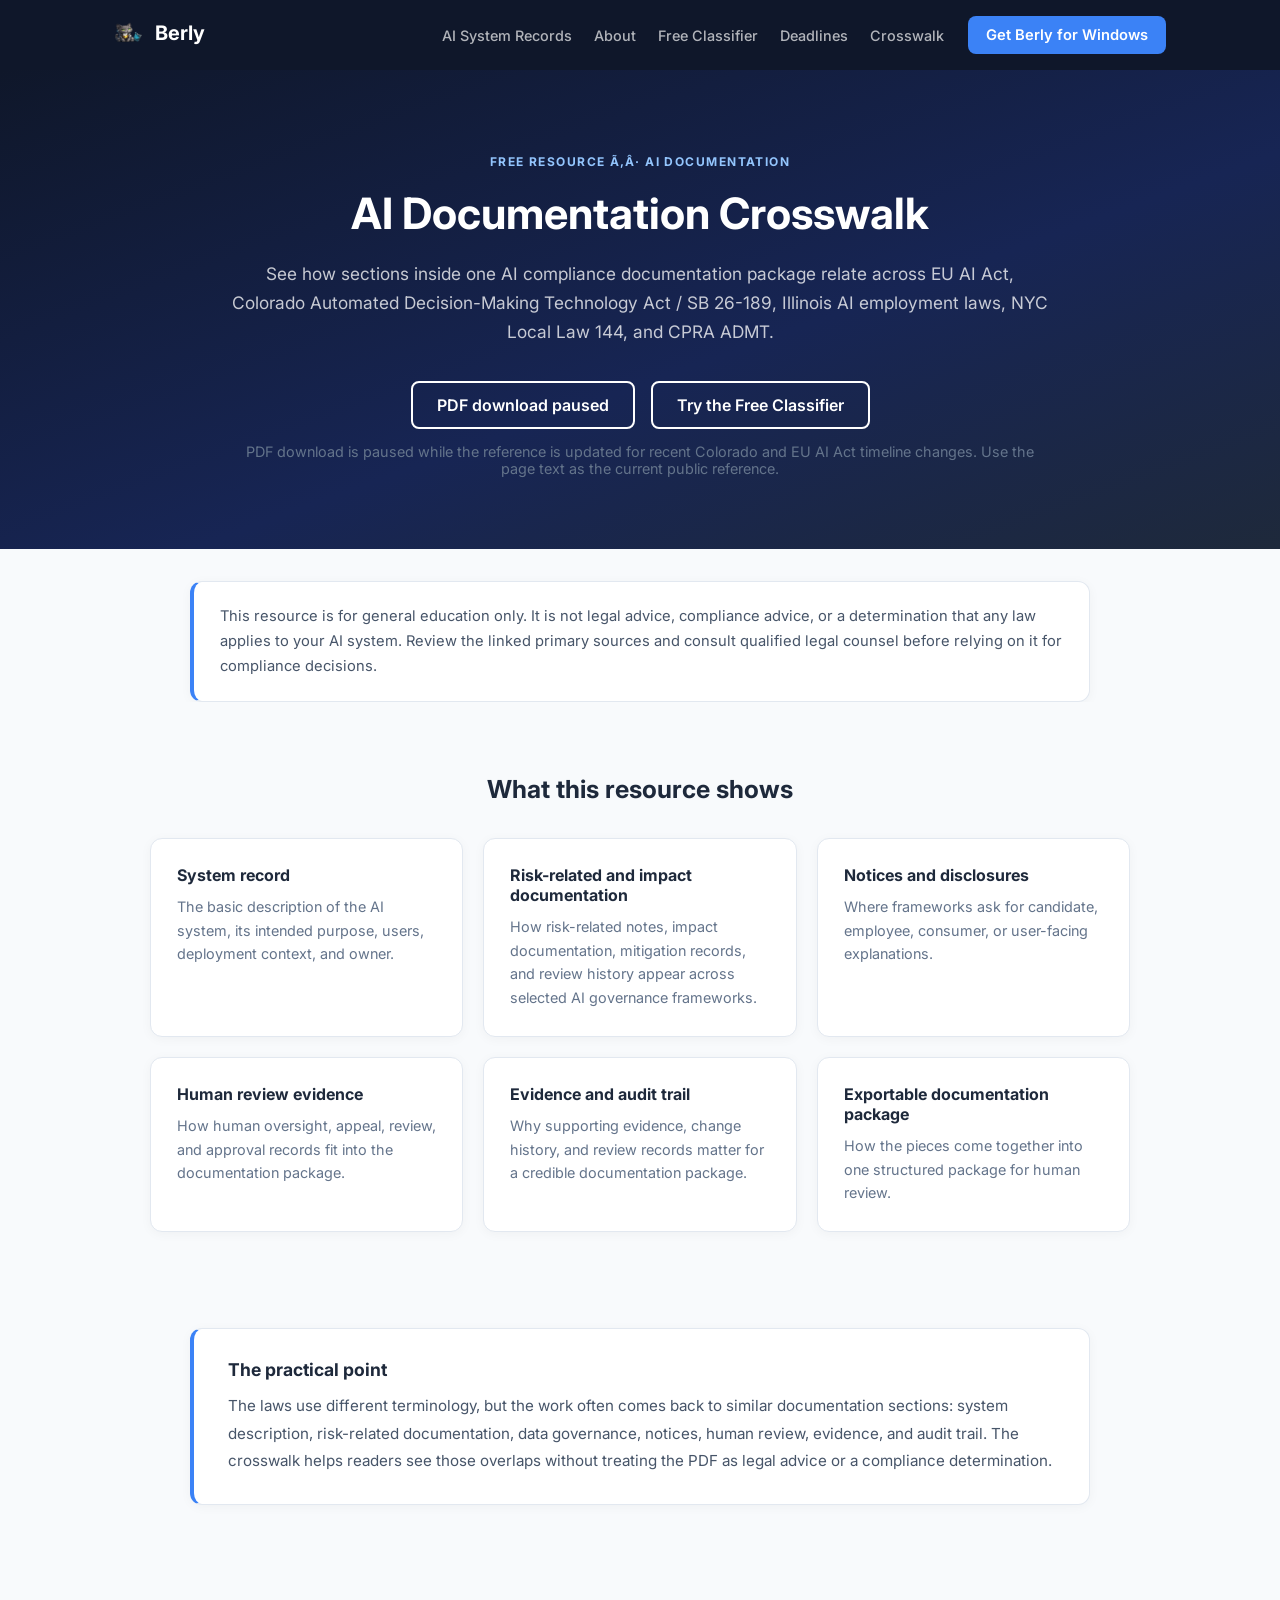
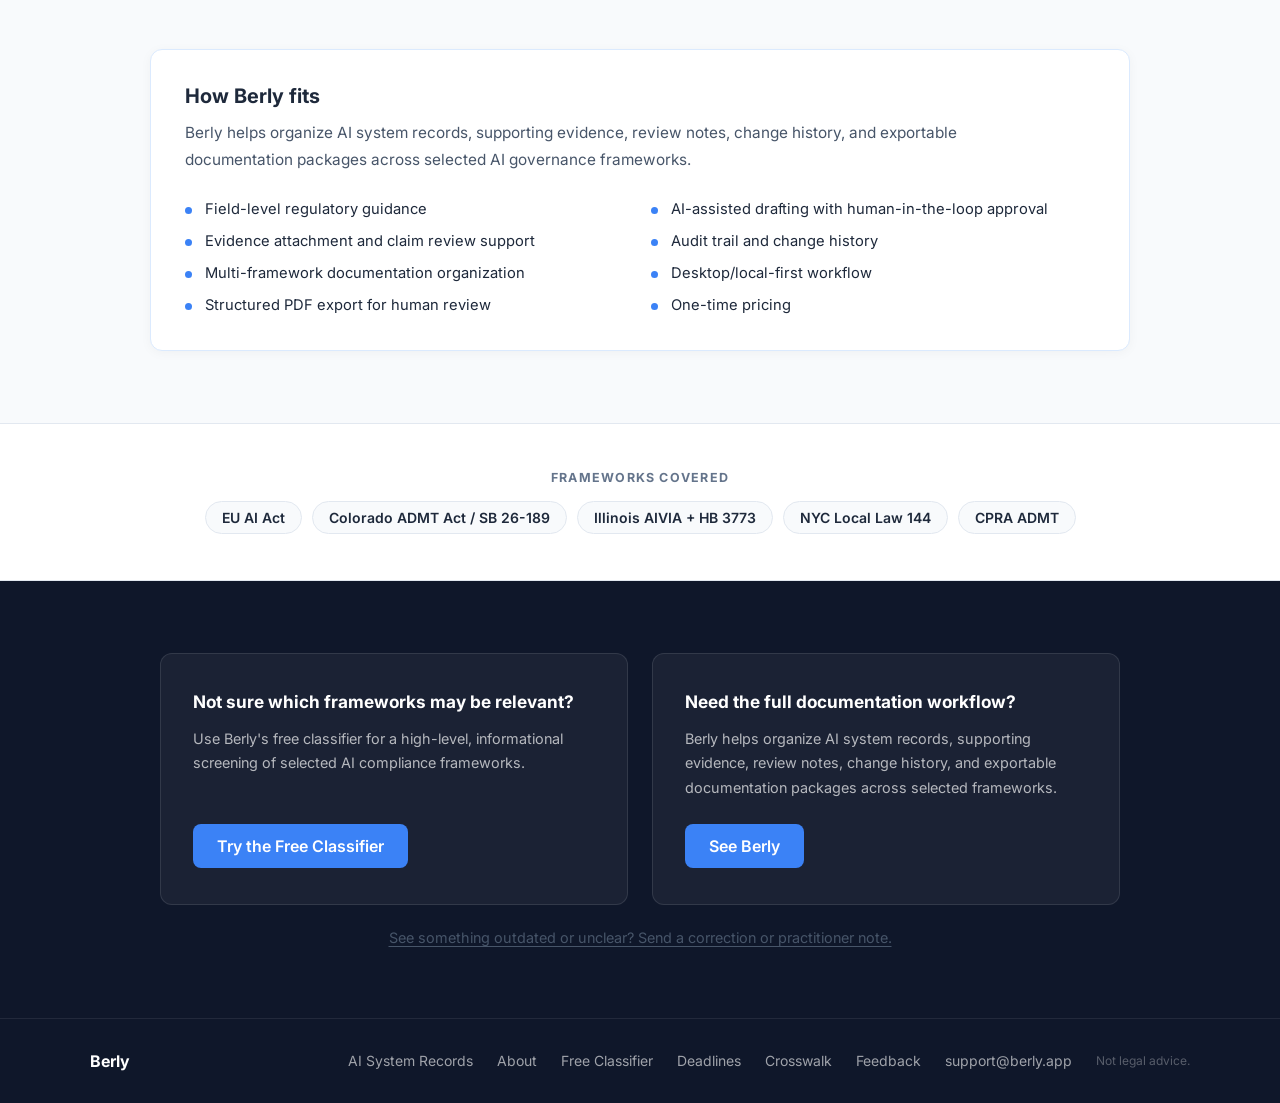
<file: crosswalk.html>
<!DOCTYPE html>
<html lang="en">
<head>
  <meta charset="UTF-8">
  <meta name="viewport" content="width=device-width, initial-scale=1.0">
  <script src="/assets/attribution.js" defer></script>
  <title>AI Documentation Crosswalk | Berly</title>
  <meta name="description" content="Plain-English educational crosswalk showing how sections inside one AI compliance documentation package relate across EU AI Act, Colorado Automated Decision-Making Technology Act / SB 26-189, Illinois AI employment laws, NYC Local Law 144, and CPRA ADMT.">

  <meta property="og:type" content="website">
  <meta property="og:title" content="AI Documentation Crosswalk | Berly">
  <meta property="og:description" content="See how sections inside one AI compliance documentation package relate across EU AI Act, Colorado, Illinois, NYC LL144, and CPRA ADMT.">
  <meta property="og:url" content="https://berly.app/crosswalk">
  <meta property="og:image" content="https://berly.app/assets/og-image.png">

  <meta name="twitter:card" content="summary_large_image">
  <meta name="twitter:title" content="AI Documentation Crosswalk | Berly">
  <meta name="twitter:description" content="See how sections inside one AI compliance documentation package relate across EU AI Act, Colorado, Illinois, NYC LL144, and CPRA ADMT.">
  <meta name="twitter:image" content="https://berly.app/assets/og-image.png">

  <link rel="canonical" href="https://berly.app/crosswalk">
  <link rel="preconnect" href="https://fonts.googleapis.com">
  <link rel="preconnect" href="https://fonts.gstatic.com" crossorigin>
  <link href="https://fonts.googleapis.com/css2?family=Inter:wght@400;500;600;700&display=swap" rel="stylesheet">
  <link rel="icon" type="image/x-icon" href="assets/icon.ico">
  <link rel="stylesheet" href="assets/motion.css">
  <script src="assets/motion.js" defer></script>

  <style>
    *, *::before, *::after { box-sizing: border-box; margin: 0; padding: 0; }
    body { font-family: 'Inter', sans-serif; color: #1e293b; font-size: 16px; background: #f8fafc; }
    img { max-width: 100%; height: auto; }
    a { text-decoration: none; }

    .btn {
      display: inline-block;
      padding: 12px 24px;
      border-radius: 8px;
      font-weight: 600;
      font-size: 1rem;
      cursor: pointer;
      transition: all 0.2s ease;
      border: none;
      font-family: inherit;
    }
    .btn--primary { background: #3b82f6; color: #ffffff; }
    .btn--primary:hover { background: #2563eb; }
    .btn--outline {
      background: transparent;
      border: 2px solid #ffffff;
      color: #ffffff;
    }
    .btn--outline:hover { background: rgba(255,255,255,0.1); }

    .navbar {
      position: -webkit-sticky;
      position: sticky;
      top: 0;
      z-index: 100;
      background: #0f172a;
    }
    .navbar__inner {
      max-width: 1100px;
      margin: auto;
      padding: 16px 24px;
      display: flex;
      justify-content: space-between;
      align-items: center;
      gap: 24px;
    }
    .navbar__logo {
      color: #ffffff;
      font-size: 1.25rem;
      font-weight: 700;
      letter-spacing: 0;
      flex-shrink: 0;
    }
    .navbar__mascot {
      width: 28px;
      height: 28px;
      object-fit: contain;
      vertical-align: middle;
      margin-right: 8px;
    }
    .navbar__links {
      display: flex;
      align-items: center;
      justify-content: flex-end;
      gap: 22px;
      flex: 1;
    }
    .navbar__link {
      color: rgba(255,255,255,0.68);
      font-size: 0.9rem;
      font-weight: 500;
      transition: color 0.2s ease;
    }
    .navbar__link:hover { color: #ffffff; }
    .navbar .btn { flex-shrink: 0; padding: 10px 18px; font-size: 0.92rem; }

    .hero {
      background: linear-gradient(160deg, #0f172a 0%, #172554 58%, #1e293b 100%);
      color: #ffffff;
      text-align: center;
      padding: 80px 24px 72px;
    }
    .hero__inner { max-width: 820px; margin: auto; }
    .hero__label {
      display: inline-block;
      font-size: 0.75rem;
      font-weight: 700;
      text-transform: uppercase;
      letter-spacing: 0.12em;
      color: #93c5fd;
      margin-bottom: 20px;
    }
    .hero__headline {
      font-size: 2.7rem;
      font-weight: 700;
      line-height: 1.15;
      margin-bottom: 20px;
      color: #ffffff;
    }
    .hero__sub {
      font-size: 1.08rem;
      color: rgba(255,255,255,0.76);
      margin-bottom: 34px;
      line-height: 1.7;
    }
    .hero__buttons {
      display: flex;
      gap: 16px;
      justify-content: center;
      flex-wrap: wrap;
    }

    .notice {
      padding: 32px 24px 0;
      background: #f8fafc;
    }
    .notice__box {
      max-width: 900px;
      margin: auto;
      background: #ffffff;
      border: 1px solid #e2e8f0;
      border-left: 4px solid #3b82f6;
      border-radius: 12px;
      padding: 22px 26px;
      box-shadow: 0 2px 12px rgba(0,0,0,0.04);
      color: #475569;
      font-size: 0.92rem;
      line-height: 1.7;
    }

    .section {
      padding: 72px 24px;
      background: #f8fafc;
    }
    .section--tight { padding-top: 24px; }
    .section__inner {
      max-width: 980px;
      margin: auto;
    }
    .section__heading {
      font-size: 1.55rem;
      font-weight: 700;
      color: #1e293b;
      margin-bottom: 34px;
      text-align: center;
    }

    .resource-grid {
      display: grid;
      grid-template-columns: repeat(3, 1fr);
      gap: 20px;
    }
    .resource-card {
      background: #ffffff;
      border: 1px solid #e2e8f0;
      border-radius: 12px;
      padding: 26px;
      box-shadow: 0 2px 12px rgba(0,0,0,0.04);
    }
    .resource-card__title {
      font-size: 1rem;
      font-weight: 700;
      color: #1e293b;
      margin-bottom: 10px;
    }
    .resource-card__text {
      font-size: 0.9rem;
      color: #64748b;
      line-height: 1.65;
    }

    .insight {
      max-width: 900px;
      margin: auto;
    }
    .insight__box {
      background: #ffffff;
      border: 1px solid #e2e8f0;
      border-left: 4px solid #3b82f6;
      border-radius: 12px;
      padding: 30px 34px;
      box-shadow: 0 2px 12px rgba(0,0,0,0.04);
    }
    .insight__heading {
      font-size: 1.1rem;
      font-weight: 700;
      color: #1e293b;
      margin-bottom: 12px;
    }
    .insight__text {
      font-size: 0.95rem;
      color: #475569;
      line-height: 1.8;
    }

    .product-callout {
      background: #ffffff;
      border: 1px solid #dbeafe;
      border-radius: 12px;
      padding: 34px;
      box-shadow: 0 2px 12px rgba(0,0,0,0.04);
    }
    .product-callout__heading {
      font-size: 1.25rem;
      font-weight: 700;
      color: #1e293b;
      margin-bottom: 12px;
    }
    .product-callout__intro {
      color: #475569;
      font-size: 0.96rem;
      line-height: 1.75;
      margin-bottom: 24px;
      max-width: 820px;
    }
    .feature-list {
      list-style: none;
      display: grid;
      grid-template-columns: repeat(2, 1fr);
      gap: 10px 22px;
    }
    .feature-list li {
      position: relative;
      padding-left: 20px;
      font-size: 0.92rem;
      color: #1e293b;
      line-height: 1.5;
    }
    .feature-list li::before {
      content: "";
      position: absolute;
      left: 0;
      top: 0.62em;
      width: 7px;
      height: 7px;
      border-radius: 50%;
      background: #3b82f6;
    }

    .frameworks {
      background: #ffffff;
      padding: 46px 24px;
      text-align: center;
      border-top: 1px solid #e2e8f0;
      border-bottom: 1px solid #e2e8f0;
    }
    .frameworks__inner {
      max-width: 900px;
      margin: auto;
    }
    .frameworks__heading {
      font-size: 0.78rem;
      font-weight: 700;
      text-transform: uppercase;
      letter-spacing: 0.1em;
      color: #64748b;
      margin-bottom: 16px;
    }
    .frameworks__pills {
      display: flex;
      flex-wrap: wrap;
      gap: 10px;
      justify-content: center;
    }
    .frameworks__pill {
      background: #f8fafc;
      border: 1px solid #e2e8f0;
      border-radius: 20px;
      padding: 7px 16px;
      font-size: 0.875rem;
      font-weight: 600;
      color: #1e293b;
    }

    .cta-section {
      background: #0f172a;
      padding: 72px 24px;
    }
    .cta-section__inner {
      max-width: 960px;
      margin: auto;
      display: grid;
      grid-template-columns: 1fr 1fr;
      gap: 24px;
    }
    .cta-box {
      background: rgba(255,255,255,0.05);
      border: 1px solid rgba(255,255,255,0.1);
      border-radius: 12px;
      padding: 36px 32px;
      display: flex;
      flex-direction: column;
      height: 100%;
    }
    .cta-box__heading {
      font-size: 1.08rem;
      font-weight: 700;
      color: #ffffff;
      margin-bottom: 12px;
      line-height: 1.4;
    }
    .cta-box__body {
      font-size: 0.9rem;
      color: rgba(255,255,255,0.68);
      line-height: 1.7;
      margin-bottom: 24px;
      flex: 1;
    }
    .cta-box .btn { align-self: flex-start; }

    .footer {
      background: #0f172a;
      border-top: 1px solid rgba(255,255,255,0.08);
      padding: 32px 24px;
    }
    .footer__inner {
      max-width: 1100px;
      margin: auto;
      display: flex;
      justify-content: space-between;
      align-items: center;
      flex-wrap: wrap;
      gap: 12px;
    }
    .footer__logo { color: #ffffff; font-size: 1rem; font-weight: 700; }
    .footer__right {
      display: flex;
      align-items: center;
      gap: 24px;
      flex-wrap: wrap;
    }
    .footer__email {
      color: rgba(255,255,255,0.6);
      font-size: 0.875rem;
      transition: color 0.2s ease;
    }
    .footer__email:hover { color: #ffffff; }
    .footer__disclaimer { color: rgba(255,255,255,0.3); font-size: 0.75rem; }

    @media (max-width: 768px) {
      .navbar__inner { padding: 12px 16px; }
      .navbar__inner {
        align-items: flex-start;
        flex-wrap: wrap;
      }
      .navbar__links {
        order: 3;
        flex-basis: 100%;
        justify-content: flex-start;
        flex-wrap: wrap;
        gap: 12px 18px;
      }
      .hero { padding: 60px 20px 56px; }
      .hero__headline { font-size: 2rem; }
      .hero__sub { font-size: 1rem; }
      .btn { width: 100%; text-align: center; }
      .resource-grid { grid-template-columns: 1fr; }
      .section { padding: 52px 20px; }
      .notice { padding: 24px 20px 0; }
      .notice__box, .insight__box, .product-callout { padding: 24px 20px; }
      .feature-list { grid-template-columns: 1fr; }
      .cta-section__inner { grid-template-columns: 1fr; }
      .cta-box .btn { align-self: stretch; }
      .footer__inner { flex-direction: column; text-align: center; }
      .footer__right { gap: 8px; justify-content: center; }
    }
  </style>
</head>
<body>

  <header class="navbar">
    <div class="navbar__inner">
      <a href="/" class="navbar__logo">
        <img src="assets/mascot.png" alt="Berly" class="navbar__mascot">
        Berly
      </a>
      <nav class="navbar__links" aria-label="Primary navigation">
        <a href="/ai-compliance-documentation" class="navbar__link">AI System Records</a>
        <a href="/about" class="navbar__link">About</a>
        <a href="/classifier" class="navbar__link">Free Classifier</a>
        <a href="/deadlines" class="navbar__link">Deadlines</a>
        <a href="/crosswalk" class="navbar__link">Crosswalk</a>
      </nav>
      <a href="https://buy.stripe.com/28E6oHfmXahS6xL0iGeZ201" class="btn btn--primary" target="_blank" rel="noopener">Get Berly for Windows</a>
    </div>
  </header>

  <section class="hero">
    <div class="hero__inner">
      <span class="hero__label" data-reveal="fade-in">Free Resource Ã‚Â· AI Documentation</span>
      <h1 class="hero__headline" data-reveal="fade-up" style="--reveal-delay:60ms;">AI Documentation Crosswalk</h1>
      <p class="hero__sub" data-reveal="fade-up" style="--reveal-delay:120ms;">See how sections inside one AI compliance documentation package relate across EU AI Act, Colorado Automated Decision-Making Technology Act / SB 26-189, Illinois AI employment laws, NYC Local Law 144, and CPRA ADMT.</p>
      <div class="hero__buttons" data-reveal="fade-up" style="--reveal-delay:180ms;">
        <span class="btn btn--outline" aria-disabled="true">PDF download paused</span>
        <a href="/classifier" class="btn btn--outline">Try the Free Classifier</a>
      </div>
      <p style="margin-top:14px;color:#64748b;font-size:0.9rem;">PDF download is paused while the reference is updated for recent Colorado and EU AI Act timeline changes. Use the page text as the current public reference.</p>
    </div>
  </section>

  <section class="notice">
    <div class="notice__box">
      This resource is for general education only. It is not legal advice, compliance advice, or a determination that any law applies to your AI system. Review the linked primary sources and consult qualified legal counsel before relying on it for compliance decisions.
    </div>
  </section>

  <section class="section">
    <div class="section__inner">
      <h2 class="section__heading">What this resource shows</h2>
      <div class="resource-grid" data-reveal-group>
        <div class="resource-card" data-reveal-item>
          <h3 class="resource-card__title">System record</h3>
          <p class="resource-card__text">The basic description of the AI system, its intended purpose, users, deployment context, and owner.</p>
        </div>
        <div class="resource-card" data-reveal-item>
          <h3 class="resource-card__title">Risk-related and impact documentation</h3>
          <p class="resource-card__text">How risk-related notes, impact documentation, mitigation records, and review history appear across selected AI governance frameworks.</p>
        </div>
        <div class="resource-card" data-reveal-item>
          <h3 class="resource-card__title">Notices and disclosures</h3>
          <p class="resource-card__text">Where frameworks ask for candidate, employee, consumer, or user-facing explanations.</p>
        </div>
        <div class="resource-card" data-reveal-item>
          <h3 class="resource-card__title">Human review evidence</h3>
          <p class="resource-card__text">How human oversight, appeal, review, and approval records fit into the documentation package.</p>
        </div>
        <div class="resource-card" data-reveal-item>
          <h3 class="resource-card__title">Evidence and audit trail</h3>
          <p class="resource-card__text">Why supporting evidence, change history, and review records matter for a credible documentation package.</p>
        </div>
        <div class="resource-card" data-reveal-item>
          <h3 class="resource-card__title">Exportable documentation package</h3>
          <p class="resource-card__text">How the pieces come together into one structured package for human review.</p>
        </div>
      </div>
    </div>
  </section>

  <section class="section section--tight">
    <div class="insight">
      <div class="insight__box" data-reveal="fade-up">
        <h2 class="insight__heading">The practical point</h2>
        <p class="insight__text">The laws use different terminology, but the work often comes back to similar documentation sections: system description, risk-related documentation, data governance, notices, human review, evidence, and audit trail. The crosswalk helps readers see those overlaps without treating the PDF as legal advice or a compliance determination.</p>
      </div>
    </div>
  </section>

  <section class="section">
    <div class="section__inner">
      <div class="product-callout" data-reveal="fade-up">
        <h2 class="product-callout__heading">How Berly fits</h2>
        <p class="product-callout__intro">Berly helps organize AI system records, supporting evidence, review notes, change history, and exportable documentation packages across selected AI governance frameworks.</p>
        <ul class="feature-list">
          <li>Field-level regulatory guidance</li>
          <li>AI-assisted drafting with human-in-the-loop approval</li>
          <li>Evidence attachment and claim review support</li>
          <li>Audit trail and change history</li>
          <li>Multi-framework documentation organization</li>
          <li>Desktop/local-first workflow</li>
          <li>Structured PDF export for human review</li>
          <li>One-time pricing</li>
        </ul>
      </div>
    </div>
  </section>

  <section class="frameworks">
    <div class="frameworks__inner">
      <h2 class="frameworks__heading">Frameworks covered</h2>
      <div class="frameworks__pills" data-reveal-group>
        <span class="frameworks__pill" data-reveal-item>EU AI Act</span>
        <span class="frameworks__pill" data-reveal-item>Colorado ADMT Act / SB 26-189</span>
        <span class="frameworks__pill" data-reveal-item>Illinois AIVIA + HB 3773</span>
        <span class="frameworks__pill" data-reveal-item>NYC Local Law 144</span>
        <span class="frameworks__pill" data-reveal-item>CPRA ADMT</span>
      </div>
    </div>
  </section>

  <section class="cta-section">
    <div class="cta-section__inner" data-reveal-group>
      <div class="cta-box" data-reveal-item>
        <h2 class="cta-box__heading">Not sure which frameworks may be relevant?</h2>
        <p class="cta-box__body">Use Berly's free classifier for a high-level, informational screening of selected AI compliance frameworks.</p>
        <a href="/classifier" class="btn btn--primary">Try the Free Classifier</a>
      </div>
      <div class="cta-box" data-reveal-item>
        <h2 class="cta-box__heading">Need the full documentation workflow?</h2>
        <p class="cta-box__body">Berly helps organize AI system records, supporting evidence, review notes, change history, and exportable documentation packages across selected frameworks.</p>
        <a href="/#pricing" class="btn btn--primary">See Berly</a>
      </div>
    </div>
    <p style="margin-top:24px;text-align:center;font-size:0.9rem;"><a href="/feedback.html?topic=framework-correction" style="color:#475569;text-decoration:underline;text-underline-offset:3px;">See something outdated or unclear? Send a correction or practitioner note.</a></p>
  </section>

  <footer class="footer">
    <div class="footer__inner">
      <div class="footer__logo">Berly</div>
      <div class="footer__right">
        <a href="/ai-compliance-documentation" class="footer__email">AI System Records</a>
        <a href="/about" class="footer__email">About</a>
        <a href="/classifier" class="footer__email">Free Classifier</a>
        <a href="/deadlines" class="footer__email">Deadlines</a>
        <a href="/crosswalk" class="footer__email">Crosswalk</a>
        <a href="/feedback" class="footer__email">Feedback</a>
        <a href="mailto:support@berly.app" class="footer__email">support@berly.app</a>
        <span class="footer__disclaimer">Not legal advice.</span>
      </div>
    </div>
  </footer>

</body>
</html>
</file>
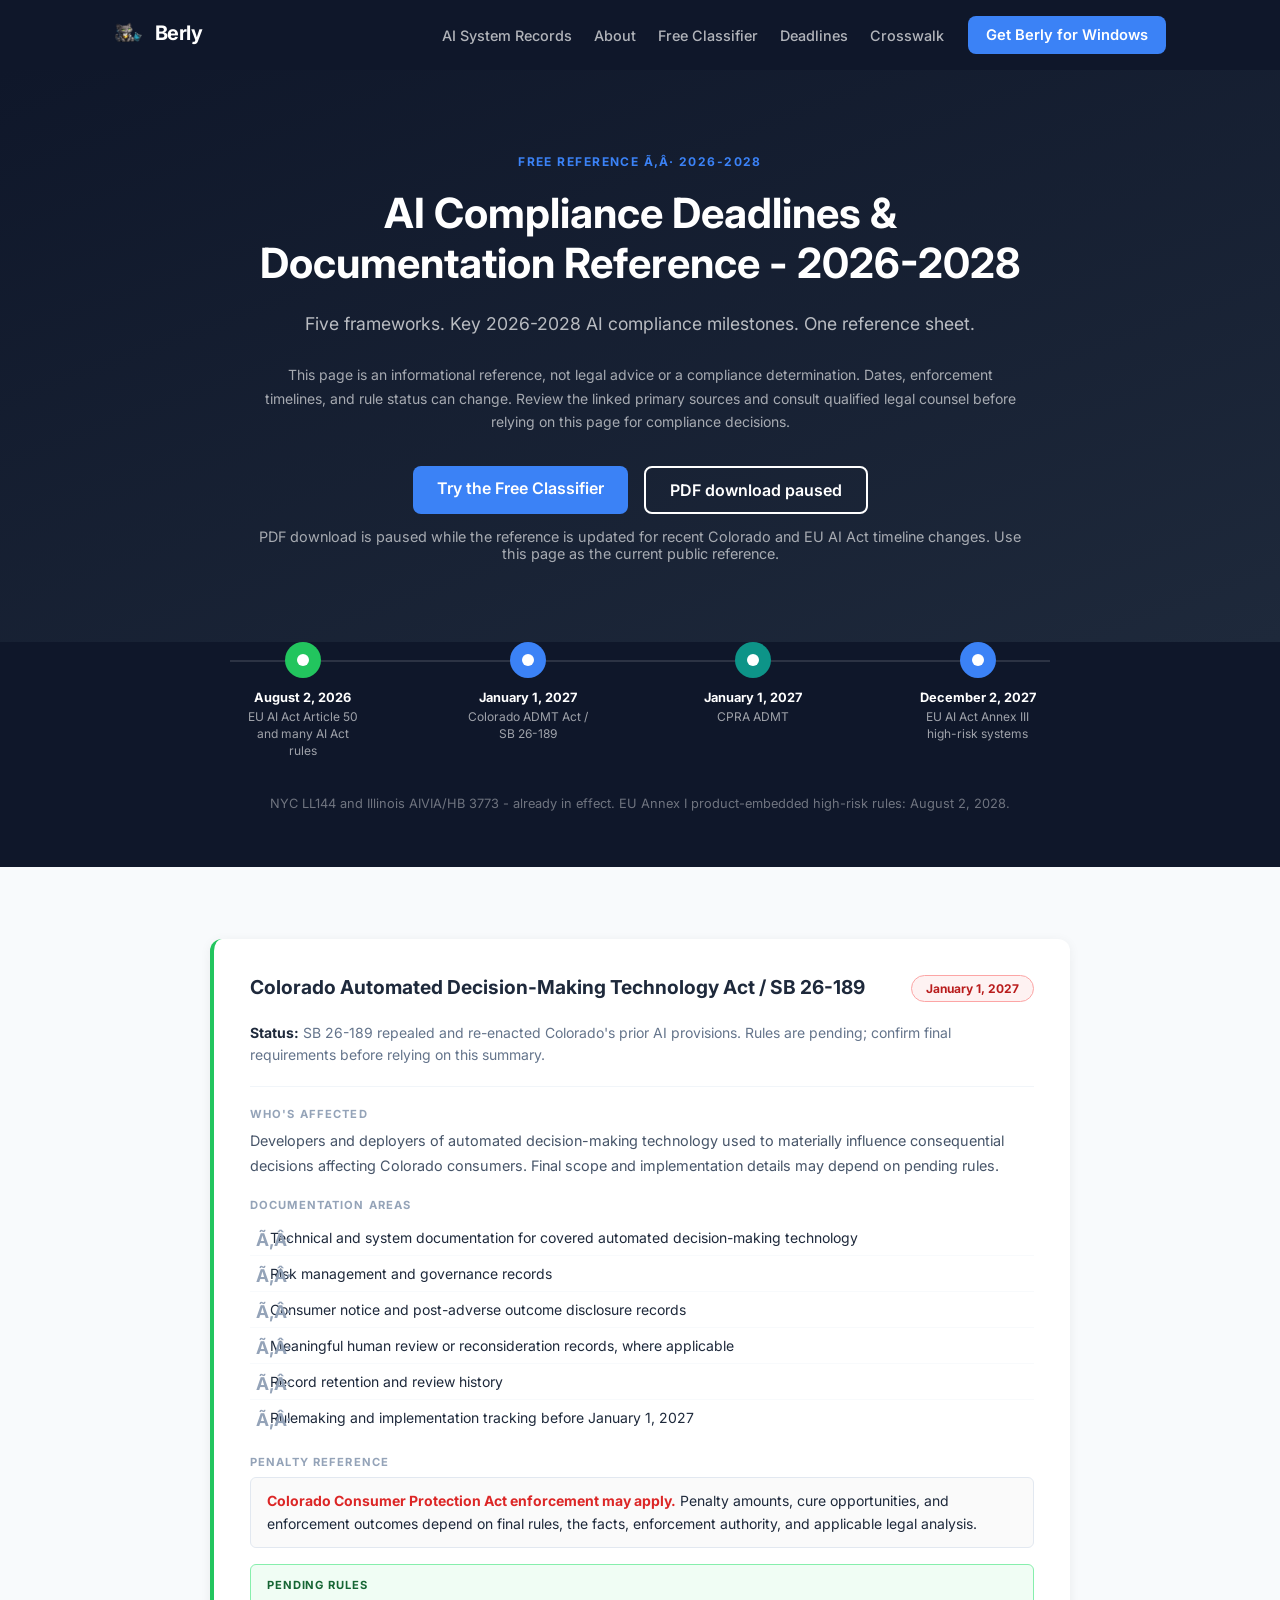
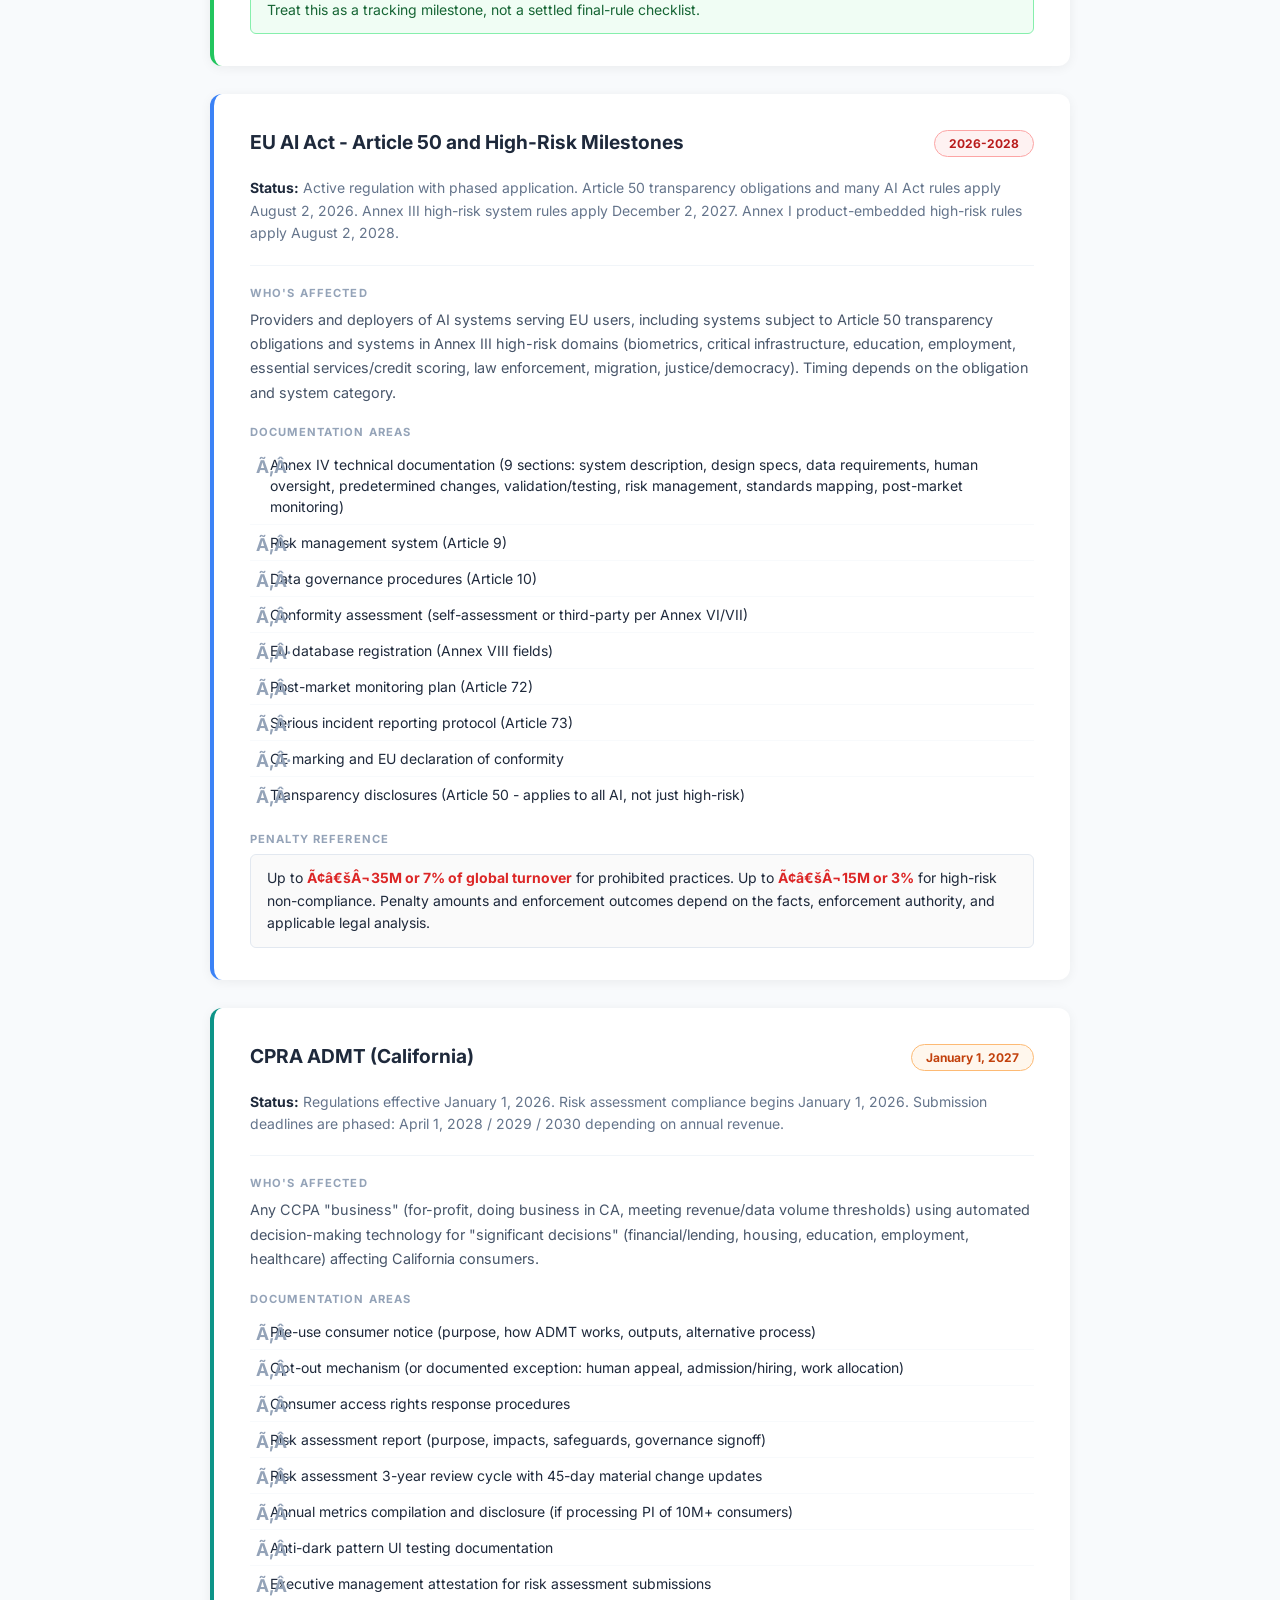
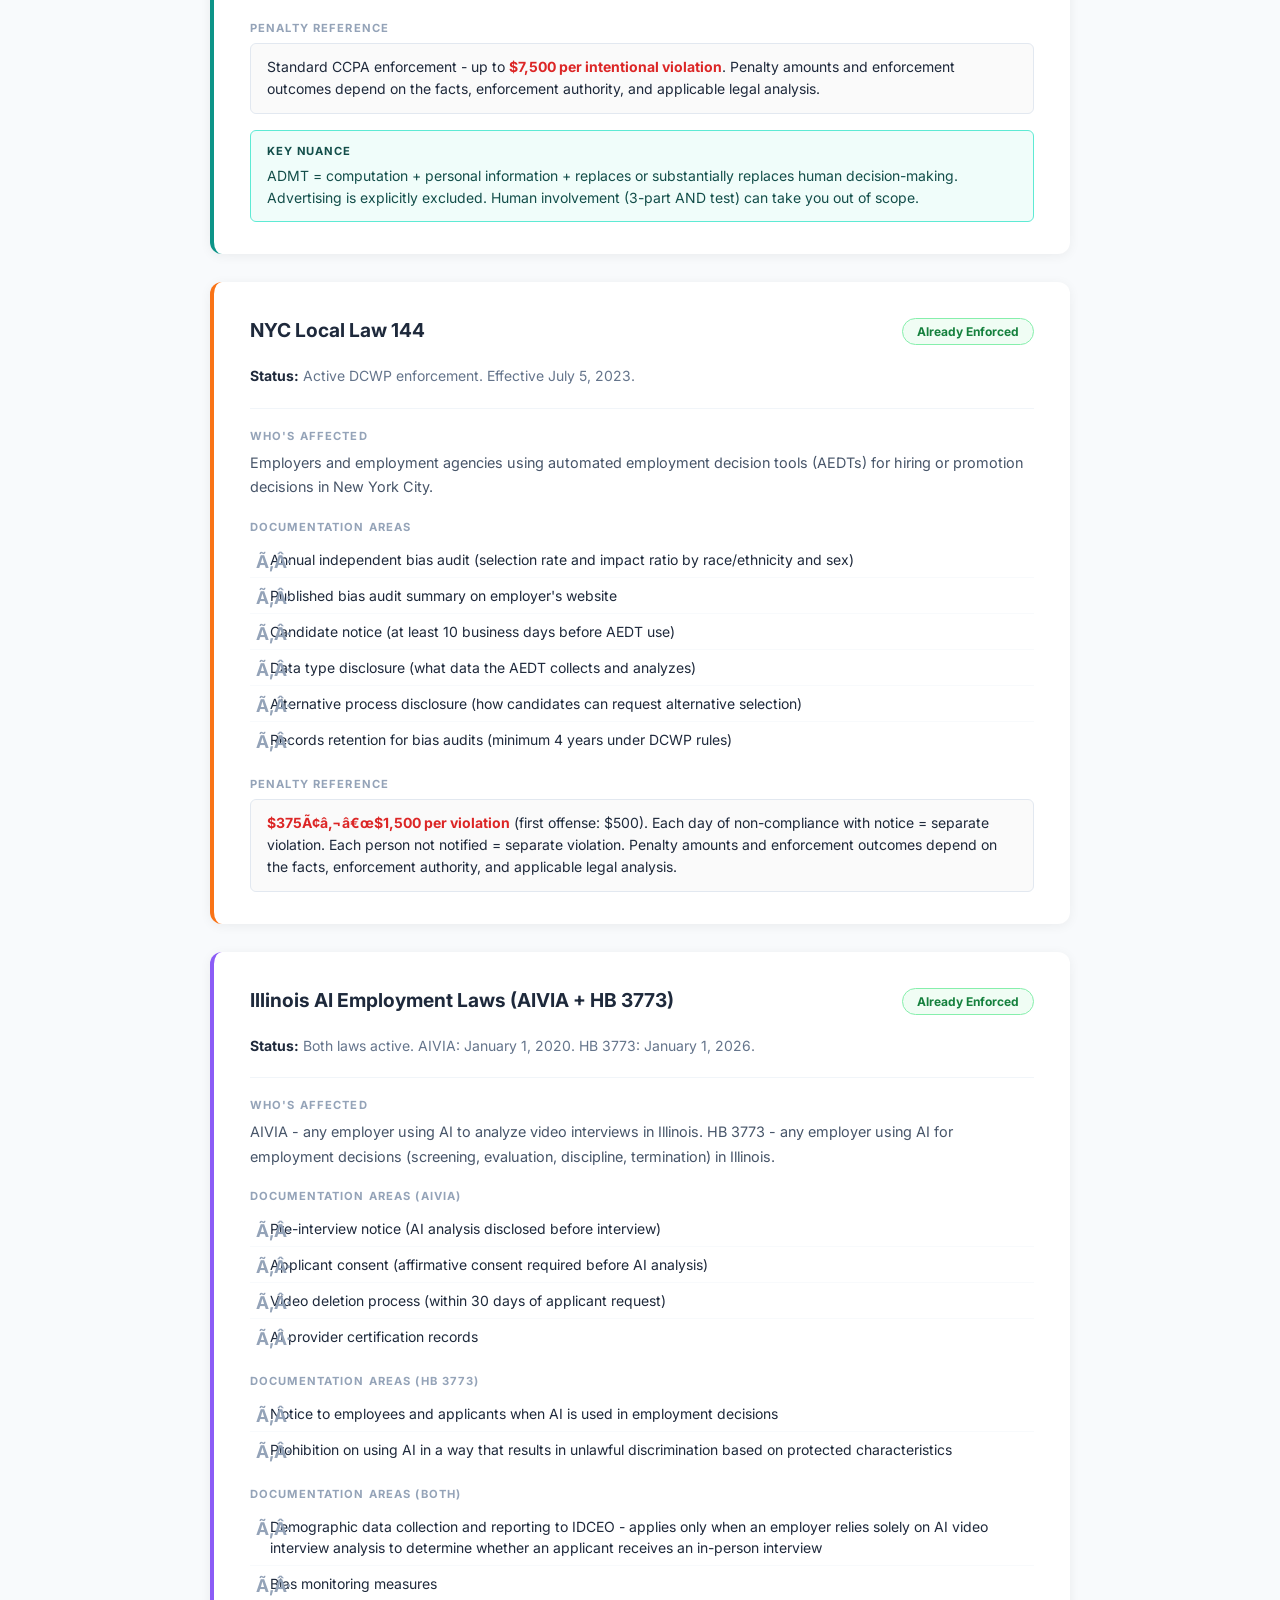
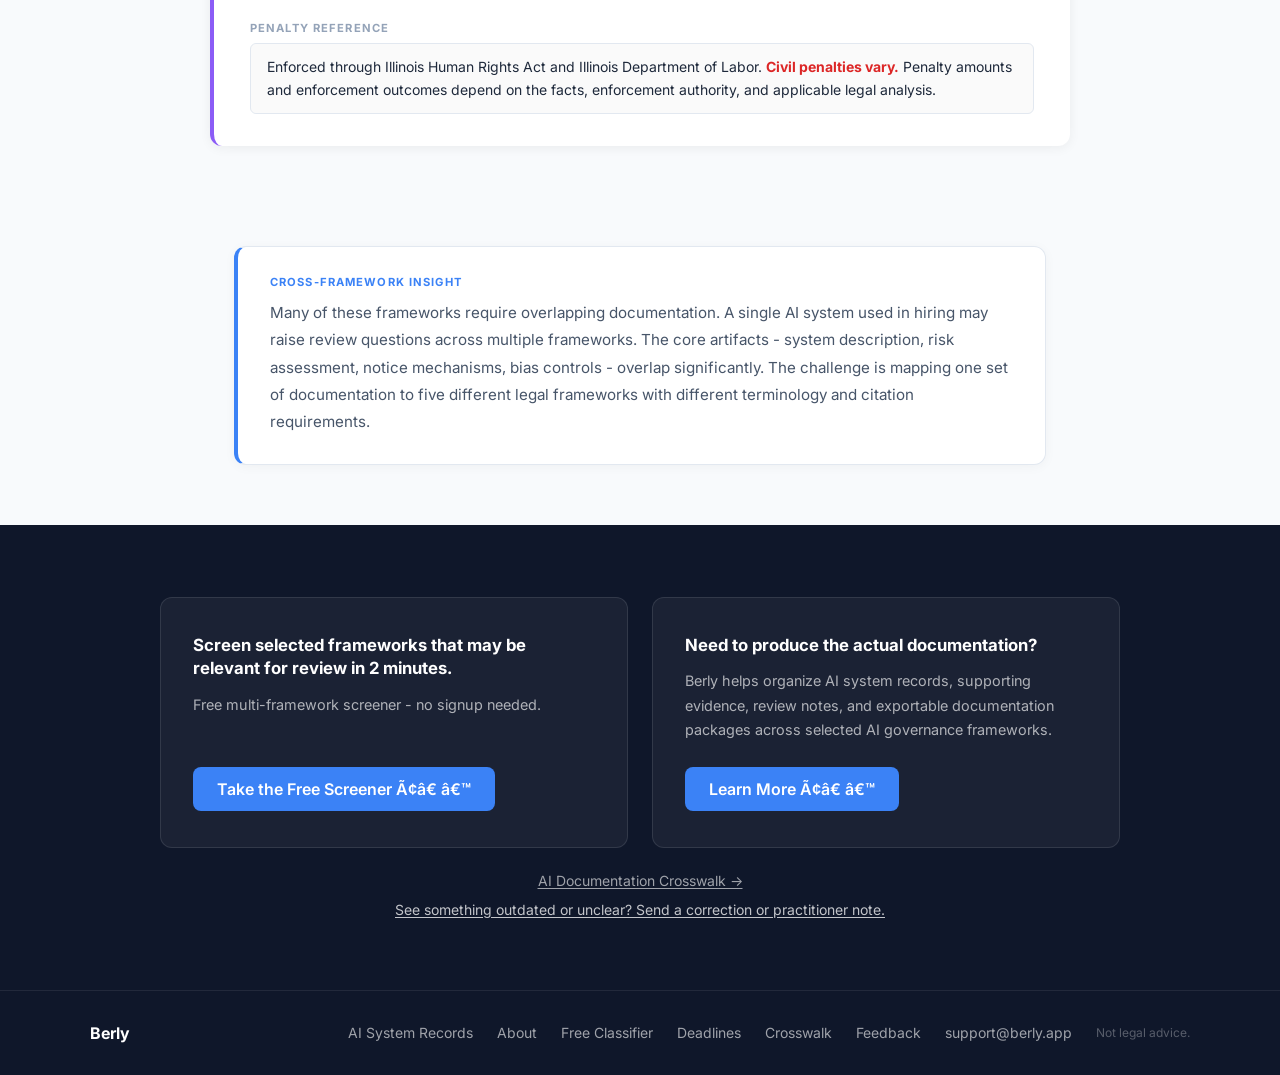
<file: deadlines.html>
<!DOCTYPE html>
<html lang="en">
<head>
  <meta charset="UTF-8">
  <meta name="viewport" content="width=device-width, initial-scale=1.0">
  <script src="/assets/attribution.js" defer></script>
  <title>AI Compliance Deadlines 2026-2028 | Berly</title>
  <meta name="description" content="Five frameworks. Key 2026-2028 AI compliance milestones. Free reference covering EU AI Act, Colorado, CPRA, NYC LL144, and Illinois.">

  <!-- Open Graph -->
  <meta property="og:title" content="AI Compliance Deadlines &amp; Documentation Reference - 2026-2028">
  <meta property="og:description" content="Five frameworks. Key 2026-2028 AI compliance milestones. Free reference covering EU AI Act, Colorado, CPRA, NYC LL144, and Illinois.">
  <meta property="og:url" content="https://berly.app/deadlines">
  <meta property="og:image" content="https://berly.app/assets/icon.png">

  <link rel="canonical" href="https://berly.app/deadlines">
  <link rel="preconnect" href="https://fonts.googleapis.com">
  <link rel="preconnect" href="https://fonts.gstatic.com" crossorigin>
  <link href="https://fonts.googleapis.com/css2?family=Inter:wght@400;500;600;700&display=swap" rel="stylesheet">
  <link rel="icon" type="image/x-icon" href="assets/icon.ico">
  <link rel="stylesheet" href="assets/motion.css">
  <script src="assets/motion.js" defer></script>

  <style>
    /* Ã¢â€â‚¬Ã¢â€â‚¬ Reset & Base Ã¢â€â‚¬Ã¢â€â‚¬Ã¢â€â‚¬Ã¢â€â‚¬Ã¢â€â‚¬Ã¢â€â‚¬Ã¢â€â‚¬Ã¢â€â‚¬Ã¢â€â‚¬Ã¢â€â‚¬Ã¢â€â‚¬Ã¢â€â‚¬Ã¢â€â‚¬Ã¢â€â‚¬Ã¢â€â‚¬Ã¢â€â‚¬Ã¢â€â‚¬Ã¢â€â‚¬Ã¢â€â‚¬Ã¢â€â‚¬Ã¢â€â‚¬Ã¢â€â‚¬Ã¢â€â‚¬Ã¢â€â‚¬Ã¢â€â‚¬Ã¢â€â‚¬Ã¢â€â‚¬Ã¢â€â‚¬Ã¢â€â‚¬Ã¢â€â‚¬Ã¢â€â‚¬Ã¢â€â‚¬Ã¢â€â‚¬Ã¢â€â‚¬Ã¢â€â‚¬ */
    *, *::before, *::after { box-sizing: border-box; margin: 0; padding: 0; }
    body { font-family: 'Inter', sans-serif; color: #1e293b; font-size: 16px; background: #f8fafc; }
    img { max-width: 100%; height: auto; }
    a { text-decoration: none; }

    /* Ã¢â€â‚¬Ã¢â€â‚¬ Buttons Ã¢â€â‚¬Ã¢â€â‚¬Ã¢â€â‚¬Ã¢â€â‚¬Ã¢â€â‚¬Ã¢â€â‚¬Ã¢â€â‚¬Ã¢â€â‚¬Ã¢â€â‚¬Ã¢â€â‚¬Ã¢â€â‚¬Ã¢â€â‚¬Ã¢â€â‚¬Ã¢â€â‚¬Ã¢â€â‚¬Ã¢â€â‚¬Ã¢â€â‚¬Ã¢â€â‚¬Ã¢â€â‚¬Ã¢â€â‚¬Ã¢â€â‚¬Ã¢â€â‚¬Ã¢â€â‚¬Ã¢â€â‚¬Ã¢â€â‚¬Ã¢â€â‚¬Ã¢â€â‚¬Ã¢â€â‚¬Ã¢â€â‚¬Ã¢â€â‚¬Ã¢â€â‚¬Ã¢â€â‚¬Ã¢â€â‚¬Ã¢â€â‚¬Ã¢â€â‚¬Ã¢â€â‚¬Ã¢â€â‚¬Ã¢â€â‚¬Ã¢â€â‚¬Ã¢â€â‚¬ */
    .btn {
      display: inline-block;
      padding: 12px 24px;
      border-radius: 8px;
      font-weight: 600;
      font-size: 1rem;
      cursor: pointer;
      transition: all 0.2s ease;
      border: none;
      font-family: inherit;
    }
    .btn--primary { background: #3b82f6; color: #ffffff; }
    .btn--primary:hover { background: #2563eb; }
    .btn--outline {
      background: transparent;
      border: 2px solid #ffffff;
      color: #ffffff;
    }
    .btn--outline:hover { background: rgba(255,255,255,0.1); }

    /* Ã¢â€â‚¬Ã¢â€â‚¬ Navbar Ã¢â€â‚¬Ã¢â€â‚¬Ã¢â€â‚¬Ã¢â€â‚¬Ã¢â€â‚¬Ã¢â€â‚¬Ã¢â€â‚¬Ã¢â€â‚¬Ã¢â€â‚¬Ã¢â€â‚¬Ã¢â€â‚¬Ã¢â€â‚¬Ã¢â€â‚¬Ã¢â€â‚¬Ã¢â€â‚¬Ã¢â€â‚¬Ã¢â€â‚¬Ã¢â€â‚¬Ã¢â€â‚¬Ã¢â€â‚¬Ã¢â€â‚¬Ã¢â€â‚¬Ã¢â€â‚¬Ã¢â€â‚¬Ã¢â€â‚¬Ã¢â€â‚¬Ã¢â€â‚¬Ã¢â€â‚¬Ã¢â€â‚¬Ã¢â€â‚¬Ã¢â€â‚¬Ã¢â€â‚¬Ã¢â€â‚¬Ã¢â€â‚¬Ã¢â€â‚¬Ã¢â€â‚¬Ã¢â€â‚¬Ã¢â€â‚¬Ã¢â€â‚¬Ã¢â€â‚¬Ã¢â€â‚¬ */
    .navbar {
      position: -webkit-sticky;
      position: sticky;
      top: 0;
      z-index: 100;
      background: #0f172a;
    }
    .navbar__inner {
      max-width: 1100px;
      margin: auto;
      padding: 16px 24px;
      display: flex;
      justify-content: space-between;
      align-items: center;
      gap: 24px;
    }
    .navbar__logo {
      color: #ffffff;
      font-size: 1.25rem;
      font-weight: 700;
      letter-spacing: -0.02em;
      flex-shrink: 0;
    }
    .navbar__mascot {
      width: 28px;
      height: 28px;
      object-fit: contain;
      vertical-align: middle;
      margin-right: 8px;
    }
    .navbar__links {
      display: flex;
      align-items: center;
      justify-content: flex-end;
      gap: 22px;
      flex: 1;
    }
    .navbar__link {
      color: rgba(255,255,255,0.68);
      font-size: 0.9rem;
      font-weight: 500;
      transition: color 0.2s ease;
    }
    .navbar__link:hover { color: #ffffff; }
    .navbar .btn { flex-shrink: 0; padding: 10px 18px; font-size: 0.92rem; }

    /* Ã¢â€â‚¬Ã¢â€â‚¬ Hero Ã¢â€â‚¬Ã¢â€â‚¬Ã¢â€â‚¬Ã¢â€â‚¬Ã¢â€â‚¬Ã¢â€â‚¬Ã¢â€â‚¬Ã¢â€â‚¬Ã¢â€â‚¬Ã¢â€â‚¬Ã¢â€â‚¬Ã¢â€â‚¬Ã¢â€â‚¬Ã¢â€â‚¬Ã¢â€â‚¬Ã¢â€â‚¬Ã¢â€â‚¬Ã¢â€â‚¬Ã¢â€â‚¬Ã¢â€â‚¬Ã¢â€â‚¬Ã¢â€â‚¬Ã¢â€â‚¬Ã¢â€â‚¬Ã¢â€â‚¬Ã¢â€â‚¬Ã¢â€â‚¬Ã¢â€â‚¬Ã¢â€â‚¬Ã¢â€â‚¬Ã¢â€â‚¬Ã¢â€â‚¬Ã¢â€â‚¬Ã¢â€â‚¬Ã¢â€â‚¬Ã¢â€â‚¬Ã¢â€â‚¬Ã¢â€â‚¬Ã¢â€â‚¬Ã¢â€â‚¬Ã¢â€â‚¬Ã¢â€â‚¬Ã¢â€â‚¬ */
    .hero {
      background: linear-gradient(160deg, #0f172a 0%, #1e293b 100%);
      color: #ffffff;
      text-align: center;
      padding: 80px 24px;
    }
    .hero__inner { max-width: 780px; margin: auto; }
    .hero__label {
      display: inline-block;
      font-size: 0.75rem;
      font-weight: 700;
      text-transform: uppercase;
      letter-spacing: 0.12em;
      color: #3b82f6;
      margin-bottom: 20px;
    }
    .hero__headline {
      font-size: 2.6rem;
      font-weight: 700;
      line-height: 1.2;
      margin-bottom: 20px;
      color: #ffffff;
    }
    .hero__sub {
      font-size: 1.1rem;
      color: rgba(255,255,255,0.7);
      margin-bottom: 36px;
      line-height: 1.7;
    }
    .hero__note {
      max-width: 760px;
      margin: -12px auto 32px;
      color: rgba(255,255,255,0.62);
      font-size: 0.875rem;
      line-height: 1.7;
    }
    .hero__buttons {
      display: flex;
      gap: 16px;
      justify-content: center;
      flex-wrap: wrap;
    }

    /* Ã¢â€â‚¬Ã¢â€â‚¬ Timeline Strip Ã¢â€â‚¬Ã¢â€â‚¬Ã¢â€â‚¬Ã¢â€â‚¬Ã¢â€â‚¬Ã¢â€â‚¬Ã¢â€â‚¬Ã¢â€â‚¬Ã¢â€â‚¬Ã¢â€â‚¬Ã¢â€â‚¬Ã¢â€â‚¬Ã¢â€â‚¬Ã¢â€â‚¬Ã¢â€â‚¬Ã¢â€â‚¬Ã¢â€â‚¬Ã¢â€â‚¬Ã¢â€â‚¬Ã¢â€â‚¬Ã¢â€â‚¬Ã¢â€â‚¬Ã¢â€â‚¬Ã¢â€â‚¬Ã¢â€â‚¬Ã¢â€â‚¬Ã¢â€â‚¬Ã¢â€â‚¬Ã¢â€â‚¬Ã¢â€â‚¬Ã¢â€â‚¬Ã¢â€â‚¬Ã¢â€â‚¬ */
    .timeline {
      background: #0f172a;
      padding: 0 24px 56px;
    }
    .timeline__inner {
      max-width: 900px;
      margin: auto;
    }
    .timeline__track {
      display: flex;
      align-items: flex-start;
      gap: 0;
      position: relative;
      padding-bottom: 8px;
    }
    .timeline__track::before {
      content: '';
      position: absolute;
      top: 18px;
      left: 40px;
      right: 40px;
      height: 2px;
      background: rgba(255,255,255,0.12);
    }
    .timeline__item {
      flex: 1;
      display: flex;
      flex-direction: column;
      align-items: center;
      text-align: center;
      position: relative;
      z-index: 1;
    }
    .timeline__dot {
      width: 36px;
      height: 36px;
      border-radius: 50%;
      display: flex;
      align-items: center;
      justify-content: center;
      margin-bottom: 12px;
      flex-shrink: 0;
    }
    .timeline__dot--green { background: #22c55e; }
    .timeline__dot--blue { background: #3b82f6; }
    .timeline__dot--teal { background: #0d9488; }
    .timeline__dot-inner {
      width: 12px;
      height: 12px;
      border-radius: 50%;
      background: #ffffff;
    }
    .timeline__date {
      font-size: 0.8rem;
      font-weight: 700;
      color: #ffffff;
      margin-bottom: 4px;
    }
    .timeline__name {
      font-size: 0.75rem;
      color: rgba(255,255,255,0.6);
      line-height: 1.4;
      max-width: 120px;
    }
    .timeline__note {
      text-align: center;
      margin-top: 28px;
      font-size: 0.8rem;
      color: rgba(255,255,255,0.4);
    }

    /* Ã¢â€â‚¬Ã¢â€â‚¬ Cards Section Ã¢â€â‚¬Ã¢â€â‚¬Ã¢â€â‚¬Ã¢â€â‚¬Ã¢â€â‚¬Ã¢â€â‚¬Ã¢â€â‚¬Ã¢â€â‚¬Ã¢â€â‚¬Ã¢â€â‚¬Ã¢â€â‚¬Ã¢â€â‚¬Ã¢â€â‚¬Ã¢â€â‚¬Ã¢â€â‚¬Ã¢â€â‚¬Ã¢â€â‚¬Ã¢â€â‚¬Ã¢â€â‚¬Ã¢â€â‚¬Ã¢â€â‚¬Ã¢â€â‚¬Ã¢â€â‚¬Ã¢â€â‚¬Ã¢â€â‚¬Ã¢â€â‚¬Ã¢â€â‚¬Ã¢â€â‚¬Ã¢â€â‚¬Ã¢â€â‚¬Ã¢â€â‚¬Ã¢â€â‚¬Ã¢â€â‚¬Ã¢â€â‚¬ */
    .cards-section {
      padding: 72px 24px;
      background: #f8fafc;
    }
    .cards-section__inner {
      max-width: 860px;
      margin: auto;
    }
    .cards-section__heading {
      font-size: 1.5rem;
      font-weight: 700;
      color: #1e293b;
      margin-bottom: 40px;
      text-align: center;
    }

    /* Ã¢â€â‚¬Ã¢â€â‚¬ Framework Card Ã¢â€â‚¬Ã¢â€â‚¬Ã¢â€â‚¬Ã¢â€â‚¬Ã¢â€â‚¬Ã¢â€â‚¬Ã¢â€â‚¬Ã¢â€â‚¬Ã¢â€â‚¬Ã¢â€â‚¬Ã¢â€â‚¬Ã¢â€â‚¬Ã¢â€â‚¬Ã¢â€â‚¬Ã¢â€â‚¬Ã¢â€â‚¬Ã¢â€â‚¬Ã¢â€â‚¬Ã¢â€â‚¬Ã¢â€â‚¬Ã¢â€â‚¬Ã¢â€â‚¬Ã¢â€â‚¬Ã¢â€â‚¬Ã¢â€â‚¬Ã¢â€â‚¬Ã¢â€â‚¬Ã¢â€â‚¬Ã¢â€â‚¬Ã¢â€â‚¬Ã¢â€â‚¬Ã¢â€â‚¬Ã¢â€â‚¬ */
    .fw-card {
      background: #ffffff;
      border-radius: 12px;
      border-left: 4px solid #e2e8f0;
      box-shadow: 0 2px 12px rgba(0,0,0,0.06);
      padding: 36px 36px 32px;
      margin-bottom: 28px;
    }
    .fw-card--co { border-left-color: #22c55e; }
    .fw-card--eu { border-left-color: #3b82f6; }
    .fw-card--cpra { border-left-color: #0d9488; }
    .fw-card--nyc { border-left-color: #f97316; }
    .fw-card--il { border-left-color: #8b5cf6; }

    .fw-card__top {
      display: flex;
      align-items: flex-start;
      justify-content: space-between;
      gap: 16px;
      flex-wrap: wrap;
      margin-bottom: 20px;
    }
    .fw-card__name {
      font-size: 1.2rem;
      font-weight: 700;
      color: #1e293b;
      line-height: 1.3;
    }
    .fw-card__badge {
      display: inline-flex;
      align-items: center;
      border-radius: 20px;
      padding: 5px 14px;
      font-size: 0.75rem;
      font-weight: 700;
      white-space: nowrap;
      flex-shrink: 0;
    }
    .badge--red { background: #fef2f2; color: #b91c1c; border: 1px solid #fca5a5; }
    .badge--orange { background: #fff7ed; color: #c2410c; border: 1px solid #fdba74; }
    .badge--green { background: #f0fdf4; color: #15803d; border: 1px solid #86efac; }

    .fw-card__status {
      font-size: 0.875rem;
      color: #64748b;
      margin-bottom: 20px;
      line-height: 1.6;
      padding-bottom: 20px;
      border-bottom: 1px solid #f1f5f9;
    }
    .fw-card__status strong { color: #1e293b; }

    .fw-card__section-label {
      font-size: 0.7rem;
      font-weight: 700;
      text-transform: uppercase;
      letter-spacing: 0.1em;
      color: #94a3b8;
      margin-bottom: 8px;
      margin-top: 20px;
    }
    .fw-card__section-label:first-of-type { margin-top: 0; }

    .fw-card__body {
      font-size: 0.9rem;
      color: #475569;
      line-height: 1.7;
      margin-bottom: 4px;
    }

    .fw-card__list {
      list-style: none;
      margin: 0;
    }
    .fw-card__list li {
      font-size: 0.875rem;
      color: #1e293b;
      padding: 7px 0 7px 20px;
      border-bottom: 1px solid #f8fafc;
      position: relative;
      line-height: 1.5;
    }
    .fw-card__list li:last-child { border-bottom: none; }
    .fw-card__list li::before {
      content: "Ã‚Â·";
      position: absolute;
      left: 6px;
      color: #94a3b8;
      font-weight: 700;
      font-size: 1.1rem;
      line-height: 1.5;
    }

    /* Ã¢â€â‚¬Ã¢â€â‚¬ Sub-list for dual-law card Ã¢â€â‚¬Ã¢â€â‚¬Ã¢â€â‚¬Ã¢â€â‚¬Ã¢â€â‚¬Ã¢â€â‚¬Ã¢â€â‚¬Ã¢â€â‚¬Ã¢â€â‚¬Ã¢â€â‚¬Ã¢â€â‚¬Ã¢â€â‚¬Ã¢â€â‚¬Ã¢â€â‚¬Ã¢â€â‚¬Ã¢â€â‚¬Ã¢â€â‚¬Ã¢â€â‚¬Ã¢â€â‚¬Ã¢â€â‚¬Ã¢â€â‚¬ */
    .fw-card__sublist-label {
      font-size: 0.8rem;
      font-weight: 600;
      color: #64748b;
      margin-top: 12px;
      margin-bottom: 4px;
    }

    /* Ã¢â€â‚¬Ã¢â€â‚¬ Penalties callout Ã¢â€â‚¬Ã¢â€â‚¬Ã¢â€â‚¬Ã¢â€â‚¬Ã¢â€â‚¬Ã¢â€â‚¬Ã¢â€â‚¬Ã¢â€â‚¬Ã¢â€â‚¬Ã¢â€â‚¬Ã¢â€â‚¬Ã¢â€â‚¬Ã¢â€â‚¬Ã¢â€â‚¬Ã¢â€â‚¬Ã¢â€â‚¬Ã¢â€â‚¬Ã¢â€â‚¬Ã¢â€â‚¬Ã¢â€â‚¬Ã¢â€â‚¬Ã¢â€â‚¬Ã¢â€â‚¬Ã¢â€â‚¬Ã¢â€â‚¬Ã¢â€â‚¬Ã¢â€â‚¬Ã¢â€â‚¬Ã¢â€â‚¬Ã¢â€â‚¬ */
    .penalties-box {
      background: #fafafa;
      border: 1px solid #e2e8f0;
      border-radius: 6px;
      padding: 12px 16px;
      font-size: 0.875rem;
      color: #1e293b;
      line-height: 1.6;
      margin-top: 4px;
    }
    .penalties-box strong { color: #dc2626; }

    /* Ã¢â€â‚¬Ã¢â€â‚¬ Info / affirmative defense boxes Ã¢â€â‚¬Ã¢â€â‚¬Ã¢â€â‚¬Ã¢â€â‚¬Ã¢â€â‚¬Ã¢â€â‚¬Ã¢â€â‚¬Ã¢â€â‚¬Ã¢â€â‚¬Ã¢â€â‚¬Ã¢â€â‚¬Ã¢â€â‚¬Ã¢â€â‚¬Ã¢â€â‚¬Ã¢â€â‚¬ */
    .info-box {
      border-radius: 6px;
      padding: 12px 16px;
      font-size: 0.875rem;
      line-height: 1.6;
      margin-top: 16px;
    }
    .info-box--green { background: #f0fdf4; border: 1px solid #86efac; color: #166534; }
    .info-box--blue { background: #eff6ff; border: 1px solid #93c5fd; color: #1e40af; }
    .info-box--teal { background: #f0fdfa; border: 1px solid #5eead4; color: #134e4a; }
    .info-box__label {
      font-size: 0.7rem;
      font-weight: 700;
      text-transform: uppercase;
      letter-spacing: 0.08em;
      margin-bottom: 4px;
    }

    /* Ã¢â€â‚¬Ã¢â€â‚¬ Cross-framework insight Ã¢â€â‚¬Ã¢â€â‚¬Ã¢â€â‚¬Ã¢â€â‚¬Ã¢â€â‚¬Ã¢â€â‚¬Ã¢â€â‚¬Ã¢â€â‚¬Ã¢â€â‚¬Ã¢â€â‚¬Ã¢â€â‚¬Ã¢â€â‚¬Ã¢â€â‚¬Ã¢â€â‚¬Ã¢â€â‚¬Ã¢â€â‚¬Ã¢â€â‚¬Ã¢â€â‚¬Ã¢â€â‚¬Ã¢â€â‚¬Ã¢â€â‚¬Ã¢â€â‚¬Ã¢â€â‚¬Ã¢â€â‚¬ */
    .insight {
      max-width: 860px;
      margin: 0 auto 60px;
      padding: 0 24px;
    }
    .insight__box {
      background: #ffffff;
      border: 1px solid #e2e8f0;
      border-left: 4px solid #3b82f6;
      border-radius: 12px;
      padding: 28px 32px;
      box-shadow: 0 2px 12px rgba(0,0,0,0.04);
    }
    .insight__label {
      font-size: 0.7rem;
      font-weight: 700;
      text-transform: uppercase;
      letter-spacing: 0.1em;
      color: #3b82f6;
      margin-bottom: 10px;
    }
    .insight__text {
      font-size: 0.95rem;
      color: #475569;
      line-height: 1.8;
    }

    /* Ã¢â€â‚¬Ã¢â€â‚¬ CTA Section Ã¢â€â‚¬Ã¢â€â‚¬Ã¢â€â‚¬Ã¢â€â‚¬Ã¢â€â‚¬Ã¢â€â‚¬Ã¢â€â‚¬Ã¢â€â‚¬Ã¢â€â‚¬Ã¢â€â‚¬Ã¢â€â‚¬Ã¢â€â‚¬Ã¢â€â‚¬Ã¢â€â‚¬Ã¢â€â‚¬Ã¢â€â‚¬Ã¢â€â‚¬Ã¢â€â‚¬Ã¢â€â‚¬Ã¢â€â‚¬Ã¢â€â‚¬Ã¢â€â‚¬Ã¢â€â‚¬Ã¢â€â‚¬Ã¢â€â‚¬Ã¢â€â‚¬Ã¢â€â‚¬Ã¢â€â‚¬Ã¢â€â‚¬Ã¢â€â‚¬Ã¢â€â‚¬Ã¢â€â‚¬Ã¢â€â‚¬Ã¢â€â‚¬Ã¢â€â‚¬Ã¢â€â‚¬ */
    .cta-section {
      background: #0f172a;
      padding: 72px 24px;
    }
    .cta-section__inner {
      max-width: 960px;
      margin: auto;
      display: grid;
      grid-template-columns: 1fr 1fr;
      gap: 24px;
    }
    .cta-box {
      background: rgba(255,255,255,0.05);
      border: 1px solid rgba(255,255,255,0.1);
      border-radius: 12px;
      padding: 36px 32px;
      display: flex;
      flex-direction: column;
      height: 100%;
    }
    .cta-box__heading {
      font-size: 1.05rem;
      font-weight: 700;
      color: #ffffff;
      margin-bottom: 12px;
      line-height: 1.4;
    }
   .cta-box__body {
      font-size: 0.9rem;
      color: rgba(255,255,255,0.65);
      line-height: 1.7;
      margin-bottom: 24px;
      flex: 1;
    }
    .cta-box .btn {
      align-self: flex-start;
    }

    /* Ã¢â€â‚¬Ã¢â€â‚¬ Footer Ã¢â€â‚¬Ã¢â€â‚¬Ã¢â€â‚¬Ã¢â€â‚¬Ã¢â€â‚¬Ã¢â€â‚¬Ã¢â€â‚¬Ã¢â€â‚¬Ã¢â€â‚¬Ã¢â€â‚¬Ã¢â€â‚¬Ã¢â€â‚¬Ã¢â€â‚¬Ã¢â€â‚¬Ã¢â€â‚¬Ã¢â€â‚¬Ã¢â€â‚¬Ã¢â€â‚¬Ã¢â€â‚¬Ã¢â€â‚¬Ã¢â€â‚¬Ã¢â€â‚¬Ã¢â€â‚¬Ã¢â€â‚¬Ã¢â€â‚¬Ã¢â€â‚¬Ã¢â€â‚¬Ã¢â€â‚¬Ã¢â€â‚¬Ã¢â€â‚¬Ã¢â€â‚¬Ã¢â€â‚¬Ã¢â€â‚¬Ã¢â€â‚¬Ã¢â€â‚¬Ã¢â€â‚¬Ã¢â€â‚¬Ã¢â€â‚¬Ã¢â€â‚¬Ã¢â€â‚¬Ã¢â€â‚¬ */
    .footer {
      background: #0f172a;
      border-top: 1px solid rgba(255,255,255,0.08);
      padding: 32px 24px;
    }
    .footer__inner {
      max-width: 1100px;
      margin: auto;
      display: flex;
      justify-content: space-between;
      align-items: center;
      flex-wrap: wrap;
      gap: 12px;
    }
    .footer__logo { color: #ffffff; font-size: 1rem; font-weight: 700; }
    .footer__right {
      display: flex;
      align-items: center;
      gap: 24px;
      flex-wrap: wrap;
    }
    .footer__email {
      color: rgba(255,255,255,0.6);
      font-size: 0.875rem;
      transition: color 0.2s ease;
    }
    .footer__email:hover { color: #ffffff; }
    .footer__disclaimer { color: rgba(255,255,255,0.3); font-size: 0.75rem; }
    /* Ã¢â€â‚¬Ã¢â€â‚¬ Responsive Ã¢â€â‚¬Ã¢â€â‚¬Ã¢â€â‚¬Ã¢â€â‚¬Ã¢â€â‚¬Ã¢â€â‚¬Ã¢â€â‚¬Ã¢â€â‚¬Ã¢â€â‚¬Ã¢â€â‚¬Ã¢â€â‚¬Ã¢â€â‚¬Ã¢â€â‚¬Ã¢â€â‚¬Ã¢â€â‚¬Ã¢â€â‚¬Ã¢â€â‚¬Ã¢â€â‚¬Ã¢â€â‚¬Ã¢â€â‚¬Ã¢â€â‚¬Ã¢â€â‚¬Ã¢â€â‚¬Ã¢â€â‚¬Ã¢â€â‚¬Ã¢â€â‚¬Ã¢â€â‚¬Ã¢â€â‚¬Ã¢â€â‚¬Ã¢â€â‚¬Ã¢â€â‚¬Ã¢â€â‚¬Ã¢â€â‚¬Ã¢â€â‚¬Ã¢â€â‚¬Ã¢â€â‚¬Ã¢â€â‚¬ */
    @media (max-width: 768px) {
      .navbar__inner { padding: 12px 16px; }
      .navbar__inner {
        align-items: flex-start;
        flex-wrap: wrap;
      }
      .navbar__links {
        order: 3;
        flex-basis: 100%;
        justify-content: flex-start;
        flex-wrap: wrap;
        gap: 12px 18px;
      }

      .hero__headline { font-size: 1.75rem; }
      .hero__sub { font-size: 1rem; }
      .hero__note { margin-top: -16px; font-size: 0.82rem; }

      .timeline__track::before { display: none; }
      .timeline__track {
        flex-direction: column;
        gap: 24px;
        align-items: flex-start;
      }
      .timeline__item {
        flex-direction: row;
        align-items: center;
        text-align: left;
        gap: 16px;
      }
      .timeline__dot { margin-bottom: 0; flex-shrink: 0; }
      .timeline__name { max-width: none; }

      .fw-card { padding: 24px 20px; }
      .fw-card__top { flex-direction: column; gap: 10px; }

      .cta-section__inner { grid-template-columns: 1fr; }

      .footer__inner { flex-direction: column; text-align: center; }
      .footer__right { gap: 8px; justify-content: center; }
    }
  </style>
</head>
<body>

  <!-- Ã¢â€â‚¬Ã¢â€â‚¬ Navbar Ã¢â€â‚¬Ã¢â€â‚¬Ã¢â€â‚¬Ã¢â€â‚¬Ã¢â€â‚¬Ã¢â€â‚¬Ã¢â€â‚¬Ã¢â€â‚¬Ã¢â€â‚¬Ã¢â€â‚¬Ã¢â€â‚¬Ã¢â€â‚¬Ã¢â€â‚¬Ã¢â€â‚¬Ã¢â€â‚¬Ã¢â€â‚¬Ã¢â€â‚¬Ã¢â€â‚¬Ã¢â€â‚¬Ã¢â€â‚¬Ã¢â€â‚¬Ã¢â€â‚¬Ã¢â€â‚¬Ã¢â€â‚¬Ã¢â€â‚¬Ã¢â€â‚¬Ã¢â€â‚¬Ã¢â€â‚¬Ã¢â€â‚¬Ã¢â€â‚¬Ã¢â€â‚¬Ã¢â€â‚¬Ã¢â€â‚¬Ã¢â€â‚¬Ã¢â€â‚¬Ã¢â€â‚¬Ã¢â€â‚¬Ã¢â€â‚¬Ã¢â€â‚¬Ã¢â€â‚¬ -->
  <header class="navbar">
    <div class="navbar__inner">
      <a href="/" class="navbar__logo">
        <img src="assets/mascot.png" alt="Berly" class="navbar__mascot">
        Berly
      </a>
      <nav class="navbar__links" aria-label="Primary navigation">
        <a href="/ai-compliance-documentation" class="navbar__link">AI System Records</a>
        <a href="/about" class="navbar__link">About</a>
        <a href="/classifier" class="navbar__link">Free Classifier</a>
        <a href="/deadlines" class="navbar__link">Deadlines</a>
        <a href="/crosswalk" class="navbar__link">Crosswalk</a>
      </nav>
      <a href="https://buy.stripe.com/28E6oHfmXahS6xL0iGeZ201" class="btn btn--primary" target="_blank" rel="noopener">Get Berly for Windows</a>
    </div>
  </header>

  <!-- Ã¢â€â‚¬Ã¢â€â‚¬ Hero Ã¢â€â‚¬Ã¢â€â‚¬Ã¢â€â‚¬Ã¢â€â‚¬Ã¢â€â‚¬Ã¢â€â‚¬Ã¢â€â‚¬Ã¢â€â‚¬Ã¢â€â‚¬Ã¢â€â‚¬Ã¢â€â‚¬Ã¢â€â‚¬Ã¢â€â‚¬Ã¢â€â‚¬Ã¢â€â‚¬Ã¢â€â‚¬Ã¢â€â‚¬Ã¢â€â‚¬Ã¢â€â‚¬Ã¢â€â‚¬Ã¢â€â‚¬Ã¢â€â‚¬Ã¢â€â‚¬Ã¢â€â‚¬Ã¢â€â‚¬Ã¢â€â‚¬Ã¢â€â‚¬Ã¢â€â‚¬Ã¢â€â‚¬Ã¢â€â‚¬Ã¢â€â‚¬Ã¢â€â‚¬Ã¢â€â‚¬Ã¢â€â‚¬Ã¢â€â‚¬Ã¢â€â‚¬Ã¢â€â‚¬Ã¢â€â‚¬Ã¢â€â‚¬Ã¢â€â‚¬Ã¢â€â‚¬Ã¢â€â‚¬Ã¢â€â‚¬ -->
  <section class="hero">
    <div class="hero__inner">
      <span class="hero__label" data-reveal="fade-in">Free Reference Ã‚Â· 2026-2028</span>
      <h1 class="hero__headline" data-reveal="fade-up" style="--reveal-delay:60ms;">AI Compliance Deadlines &amp; Documentation Reference - 2026-2028</h1>
      <p class="hero__sub" data-reveal="fade-up" style="--reveal-delay:120ms;">Five frameworks. Key 2026-2028 AI compliance milestones. One reference sheet.</p>
      <p class="hero__note">This page is an informational reference, not legal advice or a compliance determination. Dates, enforcement timelines, and rule status can change. Review the linked primary sources and consult qualified legal counsel before relying on this page for compliance decisions.</p>
      <div class="hero__buttons" data-reveal="fade-up" style="--reveal-delay:180ms;">
        <a href="/classifier" class="btn btn--primary">Try the Free Classifier</a>
        <span class="btn btn--outline" aria-disabled="true">PDF download paused</span>
      </div>
      <p style="margin-top:14px;color:rgba(255,255,255,0.62);font-size:0.9rem;">PDF download is paused while the reference is updated for recent Colorado and EU AI Act timeline changes. Use this page as the current public reference.</p>
    </div>
  </section>

  <!-- Ã¢â€â‚¬Ã¢â€â‚¬ Timeline Strip Ã¢â€â‚¬Ã¢â€â‚¬Ã¢â€â‚¬Ã¢â€â‚¬Ã¢â€â‚¬Ã¢â€â‚¬Ã¢â€â‚¬Ã¢â€â‚¬Ã¢â€â‚¬Ã¢â€â‚¬Ã¢â€â‚¬Ã¢â€â‚¬Ã¢â€â‚¬Ã¢â€â‚¬Ã¢â€â‚¬Ã¢â€â‚¬Ã¢â€â‚¬Ã¢â€â‚¬Ã¢â€â‚¬Ã¢â€â‚¬Ã¢â€â‚¬Ã¢â€â‚¬Ã¢â€â‚¬Ã¢â€â‚¬Ã¢â€â‚¬Ã¢â€â‚¬Ã¢â€â‚¬Ã¢â€â‚¬Ã¢â€â‚¬Ã¢â€â‚¬Ã¢â€â‚¬Ã¢â€â‚¬Ã¢â€â‚¬ -->
  <section class="timeline">
    <div class="timeline__inner">
      <div class="timeline__track" data-reveal-group>
        <div class="timeline__item">
          <div class="timeline__dot timeline__dot--green" data-reveal-item>
            <div class="timeline__dot-inner"></div>
          </div>
          <div>
            <div class="timeline__date">August 2, 2026</div>
            <div class="timeline__name">EU AI Act Article 50 and many AI Act rules</div>
          </div>
        </div>
        <div class="timeline__item">
          <div class="timeline__dot timeline__dot--blue" data-reveal-item>
            <div class="timeline__dot-inner"></div>
          </div>
          <div>
            <div class="timeline__date">January 1, 2027</div>
            <div class="timeline__name">Colorado ADMT Act / SB 26-189</div>
          </div>
        </div>
        <div class="timeline__item">
          <div class="timeline__dot timeline__dot--teal" data-reveal-item>
            <div class="timeline__dot-inner"></div>
          </div>
          <div>
            <div class="timeline__date">January 1, 2027</div>
            <div class="timeline__name">CPRA ADMT</div>
          </div>
        </div>
        <div class="timeline__item">
          <div class="timeline__dot timeline__dot--blue" data-reveal-item>
            <div class="timeline__dot-inner"></div>
          </div>
          <div>
            <div class="timeline__date">December 2, 2027</div>
            <div class="timeline__name">EU AI Act Annex III high-risk systems</div>
          </div>
        </div>
      </div>
      <p class="timeline__note">NYC LL144 and Illinois AIVIA/HB 3773 - already in effect. EU Annex I product-embedded high-risk rules: August 2, 2028.</p>
    </div>
  </section>

  <!-- Ã¢â€â‚¬Ã¢â€â‚¬ Framework Cards Ã¢â€â‚¬Ã¢â€â‚¬Ã¢â€â‚¬Ã¢â€â‚¬Ã¢â€â‚¬Ã¢â€â‚¬Ã¢â€â‚¬Ã¢â€â‚¬Ã¢â€â‚¬Ã¢â€â‚¬Ã¢â€â‚¬Ã¢â€â‚¬Ã¢â€â‚¬Ã¢â€â‚¬Ã¢â€â‚¬Ã¢â€â‚¬Ã¢â€â‚¬Ã¢â€â‚¬Ã¢â€â‚¬Ã¢â€â‚¬Ã¢â€â‚¬Ã¢â€â‚¬Ã¢â€â‚¬Ã¢â€â‚¬Ã¢â€â‚¬Ã¢â€â‚¬Ã¢â€â‚¬Ã¢â€â‚¬Ã¢â€â‚¬Ã¢â€â‚¬Ã¢â€â‚¬Ã¢â€â‚¬ -->
  <section class="cards-section">
    <div class="cards-section__inner">

      <!-- Card 1: Colorado -->
      <div class="fw-card fw-card--co">
        <div class="fw-card__top">
          <div class="fw-card__name">Colorado Automated Decision-Making Technology Act / SB 26-189</div>
          <span class="fw-card__badge badge--red">January 1, 2027</span>
        </div>
        <div class="fw-card__status">
          <strong>Status:</strong> SB 26-189 repealed and re-enacted Colorado's prior AI provisions. Rules are pending; confirm final requirements before relying on this summary.
        </div>

        <div class="fw-card__section-label">Who's Affected</div>
        <p class="fw-card__body">Developers and deployers of automated decision-making technology used to materially influence consequential decisions affecting Colorado consumers. Final scope and implementation details may depend on pending rules.</p>

        <div class="fw-card__section-label">Documentation Areas</div>
        <ul class="fw-card__list">
          <li>Technical and system documentation for covered automated decision-making technology</li>
          <li>Risk management and governance records</li>
          <li>Consumer notice and post-adverse outcome disclosure records</li>
          <li>Meaningful human review or reconsideration records, where applicable</li>
          <li>Record retention and review history</li>
          <li>Rulemaking and implementation tracking before January 1, 2027</li>
        </ul>

        <div class="fw-card__section-label">Penalty reference</div>
        <div class="penalties-box"><strong>Colorado Consumer Protection Act enforcement may apply.</strong> Penalty amounts, cure opportunities, and enforcement outcomes depend on final rules, the facts, enforcement authority, and applicable legal analysis.</div>

        <div class="info-box info-box--green">
          <div class="info-box__label">Pending Rules</div>
          Treat this as a tracking milestone, not a settled final-rule checklist.
        </div>
      </div>

      <!-- Card 2: EU AI Act -->
      <div class="fw-card fw-card--eu">
        <div class="fw-card__top">
          <div class="fw-card__name">EU AI Act - Article 50 and High-Risk Milestones</div>
          <span class="fw-card__badge badge--red">2026-2028</span>
        </div>
        <div class="fw-card__status">
          <strong>Status:</strong> Active regulation with phased application. Article 50 transparency obligations and many AI Act rules apply August 2, 2026. Annex III high-risk system rules apply December 2, 2027. Annex I product-embedded high-risk rules apply August 2, 2028.
        </div>

        <div class="fw-card__section-label">Who's Affected</div>
        <p class="fw-card__body">Providers and deployers of AI systems serving EU users, including systems subject to Article 50 transparency obligations and systems in Annex III high-risk domains (biometrics, critical infrastructure, education, employment, essential services/credit scoring, law enforcement, migration, justice/democracy). Timing depends on the obligation and system category.</p>

        <div class="fw-card__section-label">Documentation Areas</div>
        <ul class="fw-card__list">
          <li>Annex IV technical documentation (9 sections: system description, design specs, data requirements, human oversight, predetermined changes, validation/testing, risk management, standards mapping, post-market monitoring)</li>
          <li>Risk management system (Article 9)</li>
          <li>Data governance procedures (Article 10)</li>
          <li>Conformity assessment (self-assessment or third-party per Annex VI/VII)</li>
          <li>EU database registration (Annex VIII fields)</li>
          <li>Post-market monitoring plan (Article 72)</li>
          <li>Serious incident reporting protocol (Article 73)</li>
          <li>CE marking and EU declaration of conformity</li>
          <li>Transparency disclosures (Article 50 - applies to all AI, not just high-risk)</li>
        </ul>

        <div class="fw-card__section-label">Penalty reference</div>
        <div class="penalties-box">Up to <strong>Ã¢â€šÂ¬35M or 7% of global turnover</strong> for prohibited practices. Up to <strong>Ã¢â€šÂ¬15M or 3%</strong> for high-risk non-compliance. Penalty amounts and enforcement outcomes depend on the facts, enforcement authority, and applicable legal analysis.</div>
      </div>

      <!-- Card 3: CPRA -->
      <div class="fw-card fw-card--cpra">
        <div class="fw-card__top">
          <div class="fw-card__name">CPRA ADMT (California)</div>
          <span class="fw-card__badge badge--orange">January 1, 2027</span>
        </div>
        <div class="fw-card__status">
          <strong>Status:</strong> Regulations effective January 1, 2026. Risk assessment compliance begins January 1, 2026. Submission deadlines are phased: April 1, 2028 / 2029 / 2030 depending on annual revenue.
        </div>

        <div class="fw-card__section-label">Who's Affected</div>
        <p class="fw-card__body">Any CCPA "business" (for-profit, doing business in CA, meeting revenue/data volume thresholds) using automated decision-making technology for "significant decisions" (financial/lending, housing, education, employment, healthcare) affecting California consumers.</p>

        <div class="fw-card__section-label">Documentation Areas</div>
        <ul class="fw-card__list">
          <li>Pre-use consumer notice (purpose, how ADMT works, outputs, alternative process)</li>
          <li>Opt-out mechanism (or documented exception: human appeal, admission/hiring, work allocation)</li>
          <li>Consumer access rights response procedures</li>
          <li>Risk assessment report (purpose, impacts, safeguards, governance signoff)</li>
          <li>Risk assessment 3-year review cycle with 45-day material change updates</li>
          <li>Annual metrics compilation and disclosure (if processing PI of 10M+ consumers)</li>
          <li>Anti-dark pattern UI testing documentation</li>
          <li>Executive management attestation for risk assessment submissions</li>
        </ul>

        <div class="fw-card__section-label">Penalty reference</div>
        <div class="penalties-box">Standard CCPA enforcement - up to <strong>$7,500 per intentional violation</strong>. Penalty amounts and enforcement outcomes depend on the facts, enforcement authority, and applicable legal analysis.</div>

        <div class="info-box info-box--teal">
          <div class="info-box__label">Key Nuance</div>
          ADMT = computation + personal information + replaces or substantially replaces human decision-making. Advertising is explicitly excluded. Human involvement (3-part AND test) can take you out of scope.
        </div>
      </div>

      <!-- Card 4: NYC LL144 -->
      <div class="fw-card fw-card--nyc">
        <div class="fw-card__top">
          <div class="fw-card__name">NYC Local Law 144</div>
          <span class="fw-card__badge badge--green">Already Enforced</span>
        </div>
        <div class="fw-card__status">
          <strong>Status:</strong> Active DCWP enforcement. Effective July 5, 2023.
        </div>

        <div class="fw-card__section-label">Who's Affected</div>
        <p class="fw-card__body">Employers and employment agencies using automated employment decision tools (AEDTs) for hiring or promotion decisions in New York City.</p>

        <div class="fw-card__section-label">Documentation Areas</div>
        <ul class="fw-card__list">
          <li>Annual independent bias audit (selection rate and impact ratio by race/ethnicity and sex)</li>
          <li>Published bias audit summary on employer's website</li>
          <li>Candidate notice (at least 10 business days before AEDT use)</li>
          <li>Data type disclosure (what data the AEDT collects and analyzes)</li>
          <li>Alternative process disclosure (how candidates can request alternative selection)</li>
          <li>Records retention for bias audits (minimum 4 years under DCWP rules)</li>
        </ul>

        <div class="fw-card__section-label">Penalty reference</div>
        <div class="penalties-box"><strong>$375Ã¢â‚¬â€œ$1,500 per violation</strong> (first offense: $500). Each day of non-compliance with notice = separate violation. Each person not notified = separate violation. Penalty amounts and enforcement outcomes depend on the facts, enforcement authority, and applicable legal analysis.</div>
      </div>

      <!-- Card 5: Illinois -->
      <div class="fw-card fw-card--il">
        <div class="fw-card__top">
          <div class="fw-card__name">Illinois AI Employment Laws (AIVIA + HB 3773)</div>
          <span class="fw-card__badge badge--green">Already Enforced</span>
        </div>
        <div class="fw-card__status">
          <strong>Status:</strong> Both laws active. AIVIA: January 1, 2020. HB 3773: January 1, 2026.
        </div>

        <div class="fw-card__section-label">Who's Affected</div>
        <p class="fw-card__body">AIVIA - any employer using AI to analyze video interviews in Illinois. HB 3773 - any employer using AI for employment decisions (screening, evaluation, discipline, termination) in Illinois.</p>

        <div class="fw-card__section-label">Documentation Areas (AIVIA)</div>
        <ul class="fw-card__list">
          <li>Pre-interview notice (AI analysis disclosed before interview)</li>
          <li>Applicant consent (affirmative consent required before AI analysis)</li>
          <li>Video deletion process (within 30 days of applicant request)</li>
          <li>AI provider certification records</li>
        </ul>

        <div class="fw-card__section-label">Documentation Areas (HB 3773)</div>
        <ul class="fw-card__list">
          <li>Notice to employees and applicants when AI is used in employment decisions</li>
          <li>Prohibition on using AI in a way that results in unlawful discrimination based on protected characteristics</li>
        </ul>

        <div class="fw-card__section-label">Documentation Areas (Both)</div>
        <ul class="fw-card__list">
          <li>Demographic data collection and reporting to IDCEO - applies only when an employer relies solely on AI video interview analysis to determine whether an applicant receives an in-person interview</li>
          <li>Bias monitoring measures</li>
        </ul>

        <div class="fw-card__section-label">Penalty reference</div>
        <div class="penalties-box">Enforced through Illinois Human Rights Act and Illinois Department of Labor. <strong>Civil penalties vary.</strong> Penalty amounts and enforcement outcomes depend on the facts, enforcement authority, and applicable legal analysis.</div>
      </div>

    </div>
  </section>

  <!-- Ã¢â€â‚¬Ã¢â€â‚¬ Cross-framework Insight Ã¢â€â‚¬Ã¢â€â‚¬Ã¢â€â‚¬Ã¢â€â‚¬Ã¢â€â‚¬Ã¢â€â‚¬Ã¢â€â‚¬Ã¢â€â‚¬Ã¢â€â‚¬Ã¢â€â‚¬Ã¢â€â‚¬Ã¢â€â‚¬Ã¢â€â‚¬Ã¢â€â‚¬Ã¢â€â‚¬Ã¢â€â‚¬Ã¢â€â‚¬Ã¢â€â‚¬Ã¢â€â‚¬Ã¢â€â‚¬Ã¢â€â‚¬Ã¢â€â‚¬Ã¢â€â‚¬Ã¢â€â‚¬Ã¢â€â‚¬ -->
  <div class="insight">
    <div class="insight__box" data-reveal="fade-up">
      <div class="insight__label">Cross-Framework Insight</div>
      <p class="insight__text">Many of these frameworks require overlapping documentation. A single AI system used in hiring may raise review questions across multiple frameworks. The core artifacts - system description, risk assessment, notice mechanisms, bias controls - overlap significantly. The challenge is mapping one set of documentation to five different legal frameworks with different terminology and citation requirements.</p>
    </div>
  </div>

  <!-- Ã¢â€â‚¬Ã¢â€â‚¬ CTA Ã¢â€â‚¬Ã¢â€â‚¬Ã¢â€â‚¬Ã¢â€â‚¬Ã¢â€â‚¬Ã¢â€â‚¬Ã¢â€â‚¬Ã¢â€â‚¬Ã¢â€â‚¬Ã¢â€â‚¬Ã¢â€â‚¬Ã¢â€â‚¬Ã¢â€â‚¬Ã¢â€â‚¬Ã¢â€â‚¬Ã¢â€â‚¬Ã¢â€â‚¬Ã¢â€â‚¬Ã¢â€â‚¬Ã¢â€â‚¬Ã¢â€â‚¬Ã¢â€â‚¬Ã¢â€â‚¬Ã¢â€â‚¬Ã¢â€â‚¬Ã¢â€â‚¬Ã¢â€â‚¬Ã¢â€â‚¬Ã¢â€â‚¬Ã¢â€â‚¬Ã¢â€â‚¬Ã¢â€â‚¬Ã¢â€â‚¬Ã¢â€â‚¬Ã¢â€â‚¬Ã¢â€â‚¬Ã¢â€â‚¬Ã¢â€â‚¬Ã¢â€â‚¬Ã¢â€â‚¬Ã¢â€â‚¬Ã¢â€â‚¬Ã¢â€â‚¬Ã¢â€â‚¬Ã¢â€â‚¬ -->
  <section class="cta-section">
    <div class="cta-section__inner" data-reveal-group>
      <div class="cta-box" data-reveal-item>
        <h2 class="cta-box__heading">Screen selected frameworks that may be relevant for review in 2 minutes.</h2>
        <p class="cta-box__body">Free multi-framework screener - no signup needed.</p>
        <a href="/classifier" class="btn btn--primary">Take the Free Screener Ã¢â€ â€™</a>
      </div>
      <div class="cta-box" data-reveal-item>
        <h2 class="cta-box__heading">Need to produce the actual documentation?</h2>
        <p class="cta-box__body">Berly helps organize AI system records, supporting evidence, review notes, and exportable documentation packages across selected AI governance frameworks.</p>
        <a href="/#pricing" class="btn btn--primary">Learn More Ã¢â€ â€™</a>
      </div>
    </div>
    <p style="margin-top:24px;text-align:center;font-size:0.875rem;"><a href="/crosswalk" style="color:rgba(255,255,255,0.6);text-decoration:underline;text-underline-offset:2px;">AI Documentation Crosswalk &rarr;</a></p>
    <p style="margin-top:12px;text-align:center;font-size:0.875rem;"><a href="/feedback.html?topic=framework-correction" style="color:rgba(255,255,255,0.75);text-decoration:underline;text-underline-offset:2px;">See something outdated or unclear? Send a correction or practitioner note.</a></p>
  </section>

  <!-- Ã¢â€â‚¬Ã¢â€â‚¬ Footer Ã¢â€â‚¬Ã¢â€â‚¬Ã¢â€â‚¬Ã¢â€â‚¬Ã¢â€â‚¬Ã¢â€â‚¬Ã¢â€â‚¬Ã¢â€â‚¬Ã¢â€â‚¬Ã¢â€â‚¬Ã¢â€â‚¬Ã¢â€â‚¬Ã¢â€â‚¬Ã¢â€â‚¬Ã¢â€â‚¬Ã¢â€â‚¬Ã¢â€â‚¬Ã¢â€â‚¬Ã¢â€â‚¬Ã¢â€â‚¬Ã¢â€â‚¬Ã¢â€â‚¬Ã¢â€â‚¬Ã¢â€â‚¬Ã¢â€â‚¬Ã¢â€â‚¬Ã¢â€â‚¬Ã¢â€â‚¬Ã¢â€â‚¬Ã¢â€â‚¬Ã¢â€â‚¬Ã¢â€â‚¬Ã¢â€â‚¬Ã¢â€â‚¬Ã¢â€â‚¬Ã¢â€â‚¬Ã¢â€â‚¬Ã¢â€â‚¬Ã¢â€â‚¬Ã¢â€â‚¬Ã¢â€â‚¬Ã¢â€â‚¬ -->
  <footer class="footer">
    <div class="footer__inner">
      <div class="footer__logo">Berly</div>
      <div class="footer__right">
        <a href="/ai-compliance-documentation" class="footer__email">AI System Records</a>
        <a href="/about" class="footer__email">About</a>
        <a href="/classifier" class="footer__email">Free Classifier</a>
        <a href="/deadlines" class="footer__email">Deadlines</a>
        <a href="/crosswalk" class="footer__email">Crosswalk</a>
        <a href="/feedback" class="footer__email">Feedback</a>
        <a href="mailto:support@berly.app" class="footer__email">support@berly.app</a>
        <span class="footer__disclaimer">Not legal advice.</span>
      </div>
    </div>
  </footer>

</body>
</html>
</file>
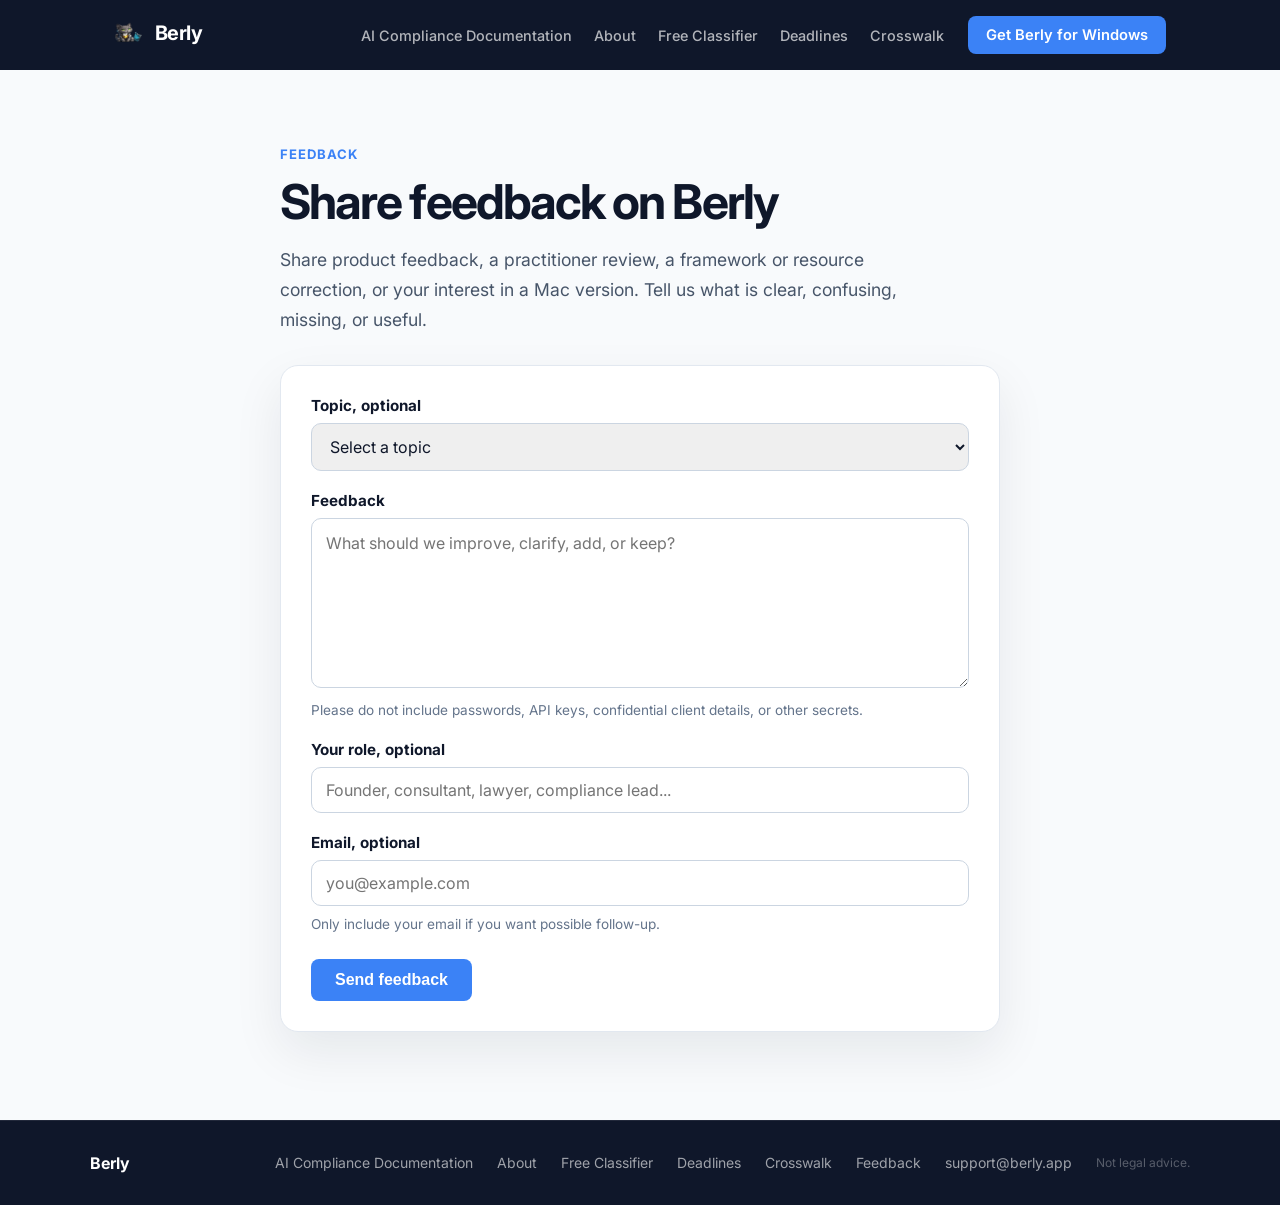
<file: feedback.html>
<!DOCTYPE html>
<html lang="en">
<head>
  <meta charset="UTF-8">
  <meta name="viewport" content="width=device-width, initial-scale=1.0">
  <script src="/assets/attribution.js" defer></script>
  <title>Share Feedback on Berly</title>
  <link rel="canonical" href="https://berly.app/feedback">
  <meta name="description" content="Share lightweight feedback on Berly. Tell us what is clear, confusing, missing, or useful.">
  <meta property="og:type" content="website">
  <meta property="og:url" content="https://berly.app/feedback">
  <meta property="og:title" content="Share Feedback on Berly">
  <meta property="og:description" content="Tell us what is clear, confusing, missing, or useful. Your feedback helps shape Berly.">
  <meta property="og:image" content="https://berly.app/assets/og-image.png">
  <meta property="og:site_name" content="Berly">
  <meta name="twitter:card" content="summary_large_image">
  <meta name="twitter:title" content="Share Feedback on Berly">
  <meta name="twitter:description" content="Tell us what is clear, confusing, missing, or useful. Your feedback helps shape Berly.">
  <meta name="twitter:image" content="https://berly.app/assets/og-image.png">
  <link rel="preconnect" href="https://fonts.googleapis.com">
  <link rel="preconnect" href="https://fonts.gstatic.com" crossorigin>
  <link href="https://fonts.googleapis.com/css2?family=Inter:wght@400;500;600;700&display=swap" rel="stylesheet">
  <link rel="icon" type="image/x-icon" href="assets/icon.ico">
  <link rel="stylesheet" href="assets/motion.css">
  <script src="assets/motion.js" defer></script>
  <script src="https://challenges.cloudflare.com/turnstile/v0/api.js?render=explicit" defer></script>
  <style>
    *, *::before, *::after { box-sizing: border-box; margin: 0; padding: 0; }
    body {
      font-family: 'Inter', sans-serif;
      color: #1e293b;
      background: #f8fafc;
      font-size: 16px;
      min-height: 100vh;
      display: flex;
      flex-direction: column;
    }
    a { text-decoration: none; }
    .btn {
      display: inline-block;
      padding: 12px 24px;
      border-radius: 8px;
      font-weight: 600;
      font-size: 1rem;
      cursor: pointer;
      transition: all 0.2s ease;
      border: none;
    }
    .btn--primary {
      background: #3b82f6;
      color: #ffffff;
    }
    .btn--primary:hover { background: #2563eb; }
    .btn--primary:disabled {
      background: #94a3b8;
      cursor: not-allowed;
    }
    .navbar {
      position: sticky;
      top: 0;
      z-index: 100;
      background: #0f172a;
    }
    .navbar__inner {
      max-width: 1100px;
      margin: auto;
      padding: 16px 24px;
      display: flex;
      justify-content: space-between;
      align-items: center;
      gap: 24px;
    }
    .navbar__logo {
      color: #ffffff;
      font-size: 1.25rem;
      font-weight: 700;
      letter-spacing: -0.02em;
      flex-shrink: 0;
    }
    .navbar__mascot {
      width: 28px;
      height: 28px;
      object-fit: contain;
      vertical-align: middle;
      margin-right: 8px;
    }
    .navbar__links {
      display: flex;
      align-items: center;
      justify-content: flex-end;
      gap: 22px;
      flex: 1;
    }
    .navbar__link {
      color: rgba(255,255,255,0.68);
      font-size: 0.9rem;
      font-weight: 500;
      transition: color 0.2s ease;
    }
    .navbar__link:hover { color: #ffffff; }
    .navbar .btn { flex-shrink: 0; padding: 10px 18px; font-size: 0.92rem; }
    .feedback {
      flex: 1;
      padding: 76px 24px 88px;
    }
    .feedback__inner {
      max-width: 720px;
      margin: 0 auto;
    }
    .feedback__eyebrow {
      color: #3b82f6;
      font-size: 0.82rem;
      font-weight: 700;
      letter-spacing: 0.08em;
      text-transform: uppercase;
      margin-bottom: 12px;
    }
    .feedback__title {
      color: #0f172a;
      font-size: clamp(2rem, 5vw, 3rem);
      line-height: 1.15;
      letter-spacing: -0.04em;
      margin-bottom: 16px;
    }
    .feedback__intro {
      color: #475569;
      font-size: 1.1rem;
      line-height: 1.7;
      max-width: 640px;
      margin-bottom: 30px;
    }
    .feedback-card {
      background: #ffffff;
      border: 1px solid #e2e8f0;
      border-radius: 18px;
      box-shadow: 0 20px 50px rgba(15, 23, 42, 0.08);
      padding: 30px;
    }
    .form-group {
      margin-bottom: 20px;
    }
    .form-label {
      display: block;
      color: #0f172a;
      font-size: 0.95rem;
      font-weight: 700;
      margin-bottom: 8px;
    }
    .form-input,
    .form-select,
    .form-textarea {
      width: 100%;
      border: 1px solid #cbd5e1;
      border-radius: 10px;
      color: #0f172a;
      font: inherit;
      padding: 12px 14px;
      transition: border-color 0.2s ease, box-shadow 0.2s ease;
    }
    .form-textarea {
      min-height: 170px;
      resize: vertical;
      line-height: 1.6;
    }
    .form-input:focus,
    .form-select:focus,
    .form-textarea:focus {
      border-color: #3b82f6;
      box-shadow: 0 0 0 4px rgba(59, 130, 246, 0.14);
      outline: none;
    }
    .form-help {
      color: #64748b;
      font-size: 0.85rem;
      line-height: 1.5;
      margin-top: 8px;
    }
    .form-actions {
      display: flex;
      align-items: center;
      gap: 14px;
      flex-wrap: wrap;
      margin-top: 24px;
    }
    .turnstile-wrap {
      margin-top: 22px;
    }
    .form-status {
      font-size: 0.92rem;
      line-height: 1.5;
    }
    .form-status--success { color: #15803d; }
    .form-status--error { color: #b91c1c; }
    .verification-refresh {
      display: none;
      background: transparent;
      border: 1px solid #cbd5e1;
      border-radius: 8px;
      color: #334155;
      cursor: pointer;
      font-size: 0.9rem;
      font-weight: 600;
      padding: 9px 14px;
      transition: border-color 0.2s ease, color 0.2s ease;
    }
    .verification-refresh:hover {
      border-color: #3b82f6;
      color: #1d4ed8;
    }
    .verification-refresh.is-visible {
      display: inline-block;
    }
    .footer {
      background: #0f172a;
      border-top: 1px solid rgba(255,255,255,0.08);
      padding: 32px 24px;
    }
    .footer__inner {
      max-width: 1100px;
      margin: auto;
      display: flex;
      justify-content: space-between;
      align-items: center;
      flex-wrap: wrap;
      gap: 12px;
    }
    .footer__logo {
      color: #ffffff;
      font-size: 1rem;
      font-weight: 700;
    }
    .footer__right {
      display: flex;
      align-items: center;
      gap: 24px;
      flex-wrap: wrap;
    }
    .footer__email {
      color: rgba(255,255,255,0.6);
      font-size: 0.875rem;
      transition: color 0.2s ease;
    }
    .footer__email:hover { color: #ffffff; }
    .footer__disclaimer {
      color: rgba(255,255,255,0.3);
      font-size: 0.75rem;
    }
    @media (max-width: 768px) {
      .navbar__inner {
        padding: 12px 16px;
        align-items: flex-start;
        flex-wrap: wrap;
      }
      .navbar__links {
        order: 3;
        flex-basis: 100%;
        justify-content: flex-start;
        gap: 14px;
        overflow-x: auto;
        padding-bottom: 4px;
      }
      .navbar__link { white-space: nowrap; font-size: 0.85rem; }
      .navbar .btn { padding: 9px 14px; font-size: 0.86rem; }
      .feedback { padding: 52px 18px 64px; }
      .feedback-card { padding: 22px; }
      .footer__inner {
        flex-direction: column;
        text-align: center;
      }
      .footer__right {
        gap: 8px;
        justify-content: center;
      }
    }
  </style>
</head>
<body>
  <header class="navbar">
    <div class="navbar__inner">
      <a href="/" class="navbar__logo">
        <img src="assets/mascot.png" alt="Berly" class="navbar__mascot">
        Berly
      </a>
      <nav class="navbar__links" aria-label="Primary navigation">
        <a href="/ai-compliance-documentation" class="navbar__link">AI Compliance Documentation</a>
        <a href="/about" class="navbar__link">About</a>
        <a href="/classifier" class="navbar__link">Free Classifier</a>
        <a href="/deadlines" class="navbar__link">Deadlines</a>
        <a href="/crosswalk" class="navbar__link">Crosswalk</a>
      </nav>
      <a href="https://buy.stripe.com/28E6oHfmXahS6xL0iGeZ201" class="btn btn--primary navbar__cta" target="_blank" rel="noopener">Get Berly for Windows</a>
    </div>
  </header>

  <main class="feedback">
    <div class="feedback__inner">
      <p class="feedback__eyebrow">Feedback</p>
      <h1 class="feedback__title" data-reveal="fade-up">Share feedback on Berly</h1>
      <p class="feedback__intro" data-reveal="fade-up" style="--reveal-delay:80ms;">Share product feedback, a practitioner review, a framework or resource correction, or your interest in a Mac version. Tell us what is clear, confusing, missing, or useful.</p>

      <form id="feedback-form" class="feedback-card" novalidate>
        <div class="form-group">
          <label for="feedback-topic" class="form-label">Topic, optional</label>
          <select id="feedback-topic" name="topic" class="form-select">
            <option value="">Select a topic</option>
            <option value="product-feedback">Product feedback</option>
            <option value="practitioner-review">Practitioner review</option>
            <option value="framework-correction">Framework/resource correction</option>
            <option value="mac-interest">Mac interest</option>
            <option value="other">Other</option>
          </select>
        </div>

        <div class="form-group">
          <label for="feedback-message" class="form-label">Feedback</label>
          <textarea id="feedback-message" name="message" class="form-textarea" required maxlength="5000" placeholder="What should we improve, clarify, add, or keep?"></textarea>
          <p class="form-help">Please do not include passwords, API keys, confidential client details, or other secrets.</p>
        </div>

        <div class="form-group">
          <label for="feedback-role" class="form-label">Your role, optional</label>
          <input id="feedback-role" name="role" class="form-input" type="text" maxlength="100" autocomplete="organization-title" placeholder="Founder, consultant, lawyer, compliance lead...">
        </div>

        <div class="form-group">
          <label for="feedback-email" class="form-label">Email, optional</label>
          <input id="feedback-email" name="email" class="form-input" type="email" autocomplete="email" placeholder="you@example.com">
          <p class="form-help">Only include your email if you want possible follow-up.</p>
        </div>

        <div class="turnstile-wrap">
          <div id="feedback-turnstile"></div>
        </div>

        <div class="form-actions">
          <button id="feedback-submit" type="submit" class="btn btn--primary">Send feedback</button>
          <p id="feedback-status" class="form-status" role="status" aria-live="polite"></p>
          <button id="turnstile-refresh" type="button" class="verification-refresh">Refresh verification</button>
        </div>
      </form>
    </div>
  </main>

  <footer class="footer">
    <div class="footer__inner">
      <div class="footer__logo">Berly</div>
      <div class="footer__right">
        <a href="/ai-compliance-documentation" class="footer__email">AI Compliance Documentation</a>
        <a href="/about" class="footer__email">About</a>
        <a href="/classifier" class="footer__email">Free Classifier</a>
        <a href="/deadlines" class="footer__email">Deadlines</a>
        <a href="/crosswalk" class="footer__email">Crosswalk</a>
        <a href="/feedback" class="footer__email">Feedback</a>
        <a href="mailto:support@berly.app" class="footer__email">support@berly.app</a>
        <span class="footer__disclaimer">Not legal advice.</span>
      </div>
    </div>
  </footer>

  <script>
    (function () {
      'use strict';

      const API_URL = 'https://berly-api.berly.workers.dev/feedback';
      // Public Cloudflare Turnstile site key. The secret key belongs only in berly-api.
      const TURNSTILE_SITE_KEY = '0x4AAAAAADp5oAwVESfZrlPj';
      const form = document.getElementById('feedback-form');
      const topic = document.getElementById('feedback-topic');
      const message = document.getElementById('feedback-message');
      const role = document.getElementById('feedback-role');
      const email = document.getElementById('feedback-email');
      const submit = document.getElementById('feedback-submit');
      const status = document.getElementById('feedback-status');
      const turnstileRefresh = document.getElementById('turnstile-refresh');
      const turnstileContainer = document.getElementById('feedback-turnstile');
      let turnstileWidgetId;
      let lastTurnstileResetAt = 0;

      const requestedTopic = new URLSearchParams(window.location.search).get('topic');
      if (requestedTopic && Array.prototype.some.call(topic.options, function (option) { return option.value === requestedTopic; })) {
        topic.value = requestedTopic;
      }

      const state = {
        turnstileLoading: true,
        turnstileReady: false,
        turnstileToken: '',
        turnstileError: '',
        submitting: false,
        submitSuccess: false,
        submitError: '',
      };

      function setStatus(text, type) {
        status.textContent = text;
        status.className = type ? 'form-status form-status--' + type : 'form-status';
      }

      function renderState() {
        submit.disabled = state.submitting;
        submit.textContent = state.submitting ? 'Sending...' : 'Send feedback';
        turnstileRefresh.classList.toggle('is-visible', Boolean(state.turnstileError) && !state.submitSuccess);

        if (state.submitting) {
          setStatus('', '');
        } else if (state.submitSuccess) {
          setStatus('Thanks — your feedback was sent.', 'success');
        } else if (state.submitError) {
          setStatus(state.submitError, 'error');
        } else if (state.turnstileError) {
          setStatus(state.turnstileError, 'error');
        } else {
          setStatus('', '');
        }
      }

      function setSubmitError(messageText) {
        state.submitSuccess = false;
        state.submitError = messageText;
        renderState();
      }

      function clearSubmitState() {
        state.submitSuccess = false;
        state.submitError = '';
      }

      function clearTurnstileToken() {
        state.turnstileToken = '';
      }

      function getAttribution() {
        if (window.BerlyAttribution && typeof window.BerlyAttribution.getAttribution === 'function') {
          return window.BerlyAttribution.getAttribution();
        }
        return undefined;
      }

      function resetTurnstile() {
        clearTurnstileToken();
        const now = Date.now();
        if (!window.turnstile || turnstileWidgetId === undefined || now - lastTurnstileResetAt < 1000) {
          return;
        }

        lastTurnstileResetAt = now;
        try {
          window.turnstile.reset(turnstileWidgetId);
        } catch (_) {
          state.turnstileReady = false;
        }
      }

      function resetTurnstileSoon() {
        window.setTimeout(resetTurnstile, 250);
      }

      function handleTurnstileProblem(messageText) {
        clearTurnstileToken();
        state.turnstileReady = false;
        if (state.submitSuccess) {
          renderState();
          return;
        }
        state.turnstileError = messageText;
        renderState();
      }

      function renderTurnstileWhenReady() {
        if (turnstileWidgetId !== undefined) {
          return;
        }

        if (!turnstileContainer) {
          state.turnstileLoading = false;
          state.turnstileError = 'Feedback verification is not available. Please refresh and try again.';
          renderState();
          return;
        }

        if (!window.turnstile || typeof window.turnstile.render !== 'function') {
          window.setTimeout(renderTurnstileWhenReady, 150);
          return;
        }

        turnstileWidgetId = window.turnstile.render(turnstileContainer, {
          sitekey: TURNSTILE_SITE_KEY,
          callback: function (token) {
            state.turnstileLoading = false;
            state.turnstileReady = true;
            state.turnstileToken = token;
            state.turnstileError = '';
            if (state.submitError === 'Please complete the verification before sending.' || state.submitError === 'Verification expired. Please try again.') {
              state.submitError = '';
            }
            renderState();
          },
          'expired-callback': function () {
            handleTurnstileProblem('Verification expired. Refresh verification and try again.');
          },
          'error-callback': function () {
            handleTurnstileProblem('Verification failed. Refresh verification and try again.');
          },
          'timeout-callback': function () {
            handleTurnstileProblem('Verification timed out. Refresh verification and try again.');
          },
        });
        state.turnstileLoading = false;
        renderState();
      }

      renderTurnstileWhenReady();

      turnstileRefresh.addEventListener('click', function () {
        clearTurnstileToken();
        state.turnstileError = '';
        if (state.submitError !== 'Too many feedback submissions. Please try again later.') {
          state.submitError = '';
        }
        resetTurnstile();
        renderState();
      });

      form.addEventListener('submit', async function (event) {
        event.preventDefault();
        if (state.submitting) return;

        clearSubmitState();
        const trimmedMessage = message.value.trim();
        if (!trimmedMessage) {
          setSubmitError('Please enter feedback before sending.');
          message.focus();
          return;
        }

        if (email.value.trim() && !email.checkValidity()) {
          setSubmitError('Please enter a valid email address, or leave email blank.');
          email.focus();
          return;
        }

        if (!state.turnstileToken) {
          setSubmitError('Please complete the verification before sending.');
          return;
        }

        const tokenForSubmit = state.turnstileToken;
        const selectedTopic = topic.value ? topic.options[topic.selectedIndex].text : '';
        const payload = {
          message: selectedTopic ? '[Topic: ' + selectedTopic + ']\n\n' + trimmedMessage : trimmedMessage,
          role: role.value.trim(),
          email: email.value.trim(),
          page: window.location.href,
          referrer: document.referrer || '',
          attribution: getAttribution(),
          turnstileToken: tokenForSubmit,
        };

        state.submitting = true;
        renderState();

        try {
          const response = await fetch(API_URL, {
            method: 'POST',
            headers: { 'Content-Type': 'application/json' },
            body: JSON.stringify(payload),
          });

          if (!response.ok) {
            if (response.status === 429) {
              throw new Error('too_many_requests');
            }
            if (response.status === 400) {
              throw new Error('verification_failed');
            }
            throw new Error('feedback_failed');
          }

          form.reset();
          clearTurnstileToken();
          state.turnstileError = '';
          state.submitError = '';
          state.submitSuccess = true;
          resetTurnstileSoon();
        } catch (err) {
          clearTurnstileToken();
          resetTurnstileSoon();
          state.submitSuccess = false;
          if (err && err.message === 'too_many_requests') {
            state.submitError = 'Too many feedback submissions. Please try again later.';
          } else if (err && err.message === 'verification_failed') {
            state.submitError = 'Verification expired. Please try again.';
          } else {
            state.submitError = 'Feedback could not be sent. Please try again.';
          }
        } finally {
          state.submitting = false;
          renderState();
        }
      });
    })();
  </script>
</body>
</html>
</file>
<file: assets/motion.css>
/* Shared, restrained motion for public content pages. */
.motion-enabled [data-reveal],
.motion-enabled [data-reveal-item] {
  opacity: 0;
  transition:
    opacity 500ms ease,
    transform 500ms ease;
  transition-delay: var(--reveal-delay, 0ms);
  will-change: opacity, transform;
}

.motion-enabled [data-reveal="fade-up"],
.motion-enabled [data-reveal-item] {
  transform: translateY(16px);
}

.motion-enabled [data-reveal="fade-in"] {
  transform: none;
}

.motion-enabled [data-reveal="fade-left"] {
  transform: translateX(-12px);
}

.motion-enabled [data-reveal].is-visible,
.motion-enabled [data-reveal-item].is-visible {
  opacity: 1;
  transform: none;
  will-change: auto;
}

.motion-card {
  transition:
    box-shadow 200ms ease,
    transform 200ms ease;
}

@media (hover: hover) and (pointer: fine) {
  .motion-card:hover,
  .motion-enabled [data-reveal-item].motion-card.is-visible:hover {
    box-shadow: 0 8px 24px rgba(15, 23, 42, 0.09);
    transform: translateY(-2px);
  }
}

@media (prefers-reduced-motion: reduce) {
  [data-reveal],
  [data-reveal-item],
  .motion-card {
    opacity: 1 !important;
    transform: none !important;
    transition: none !important;
    animation: none !important;
  }
}
</file>
